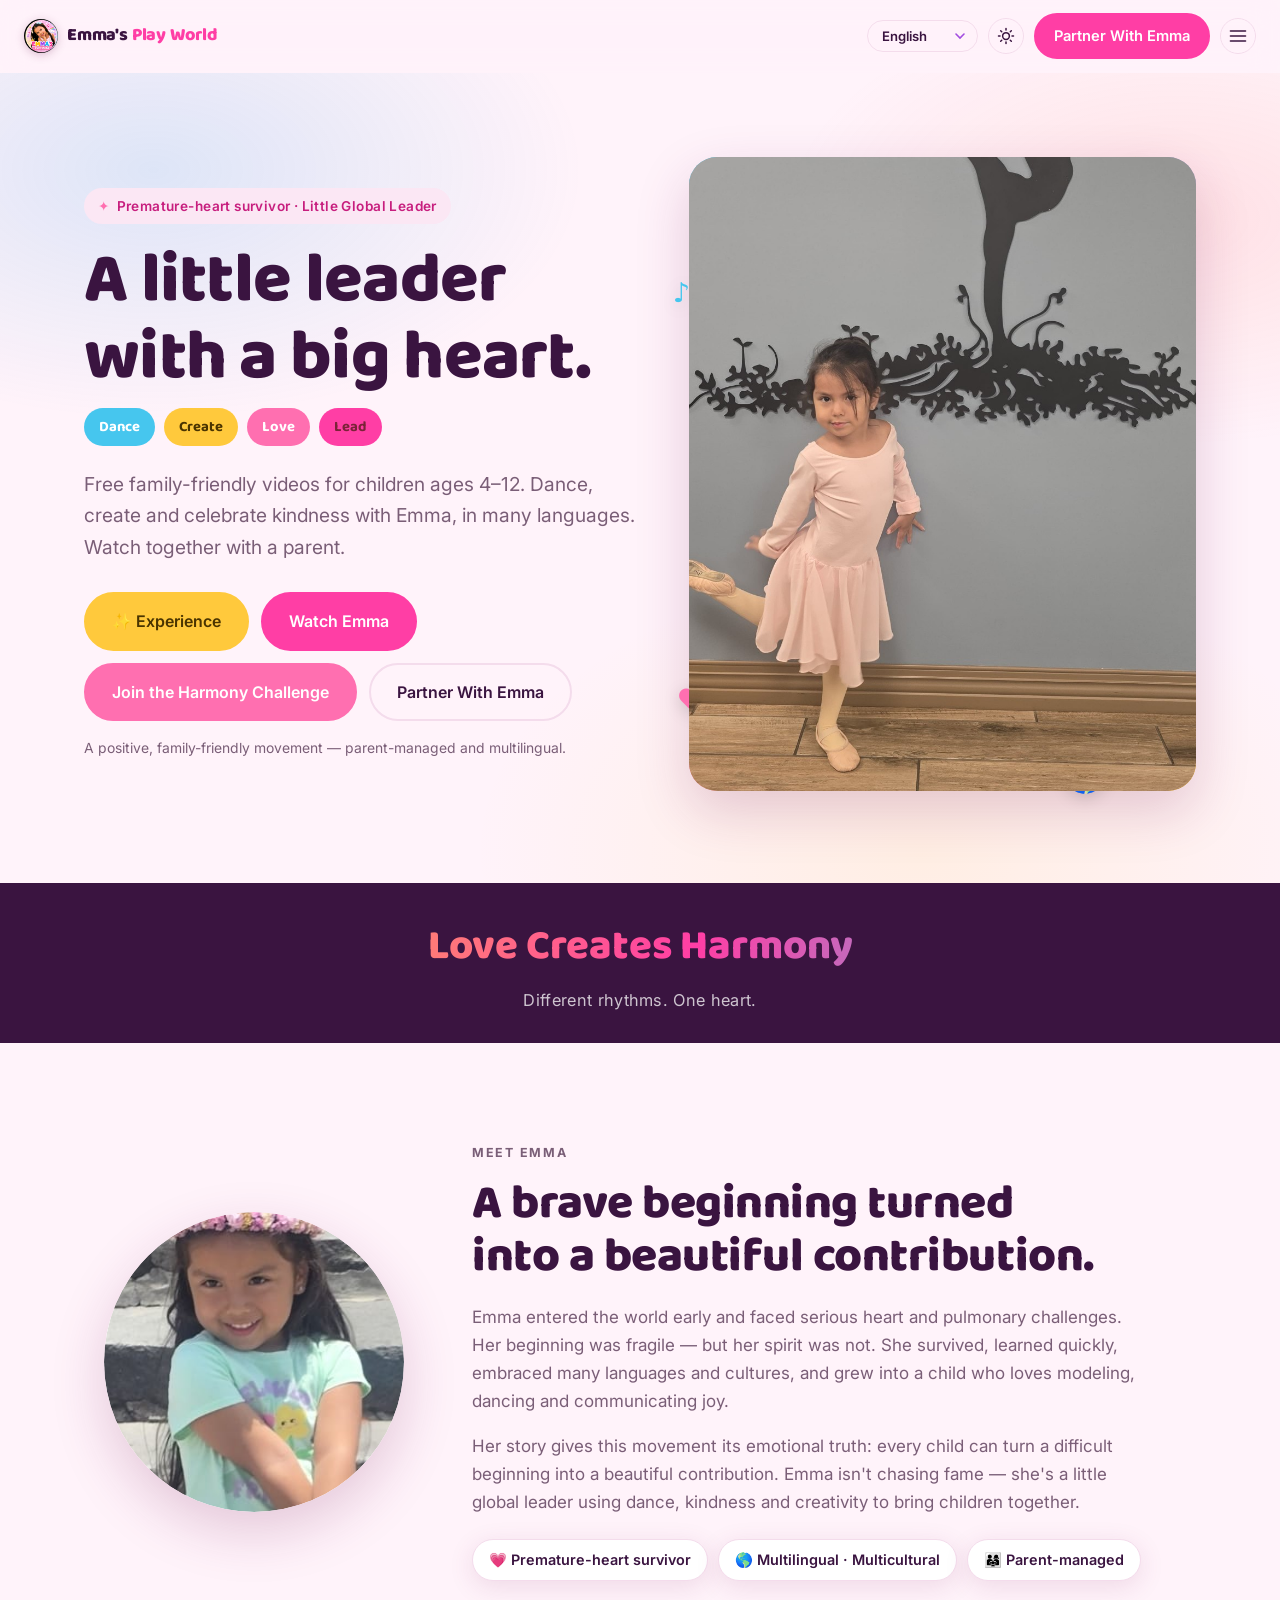
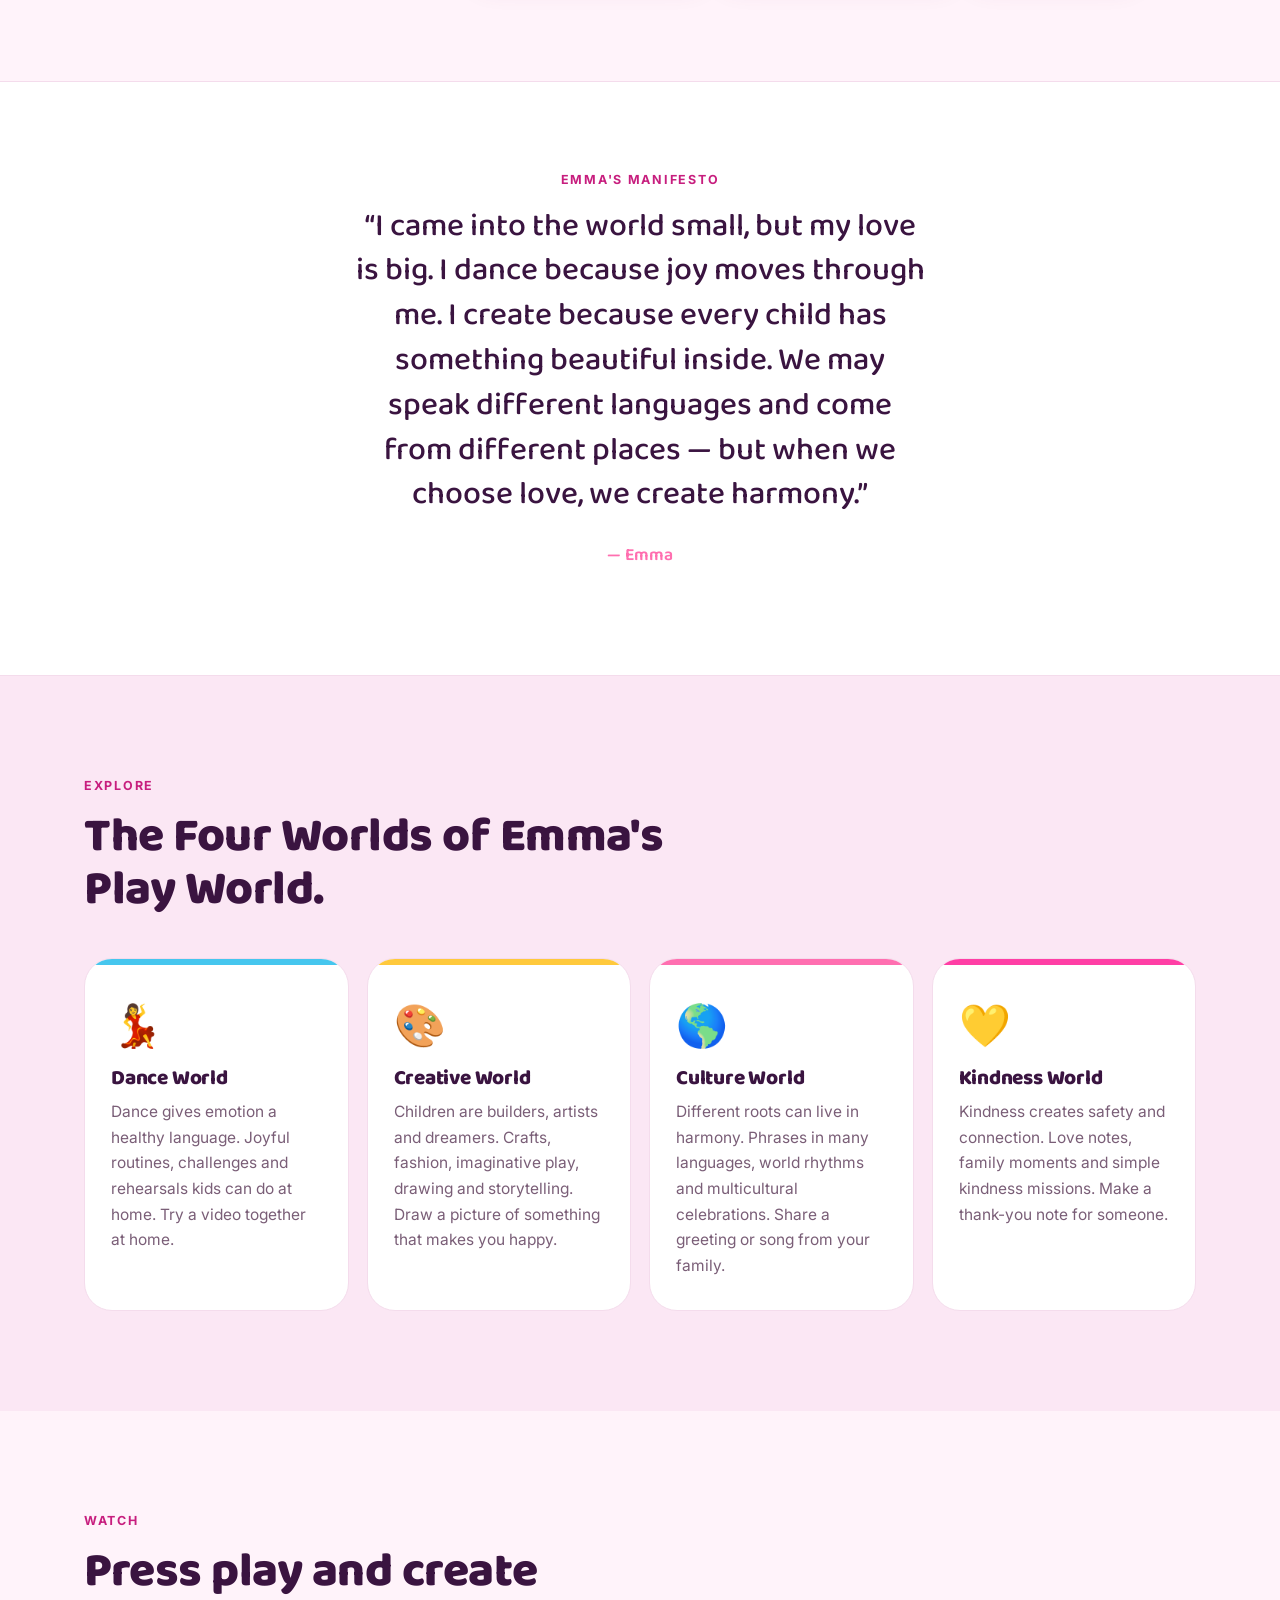
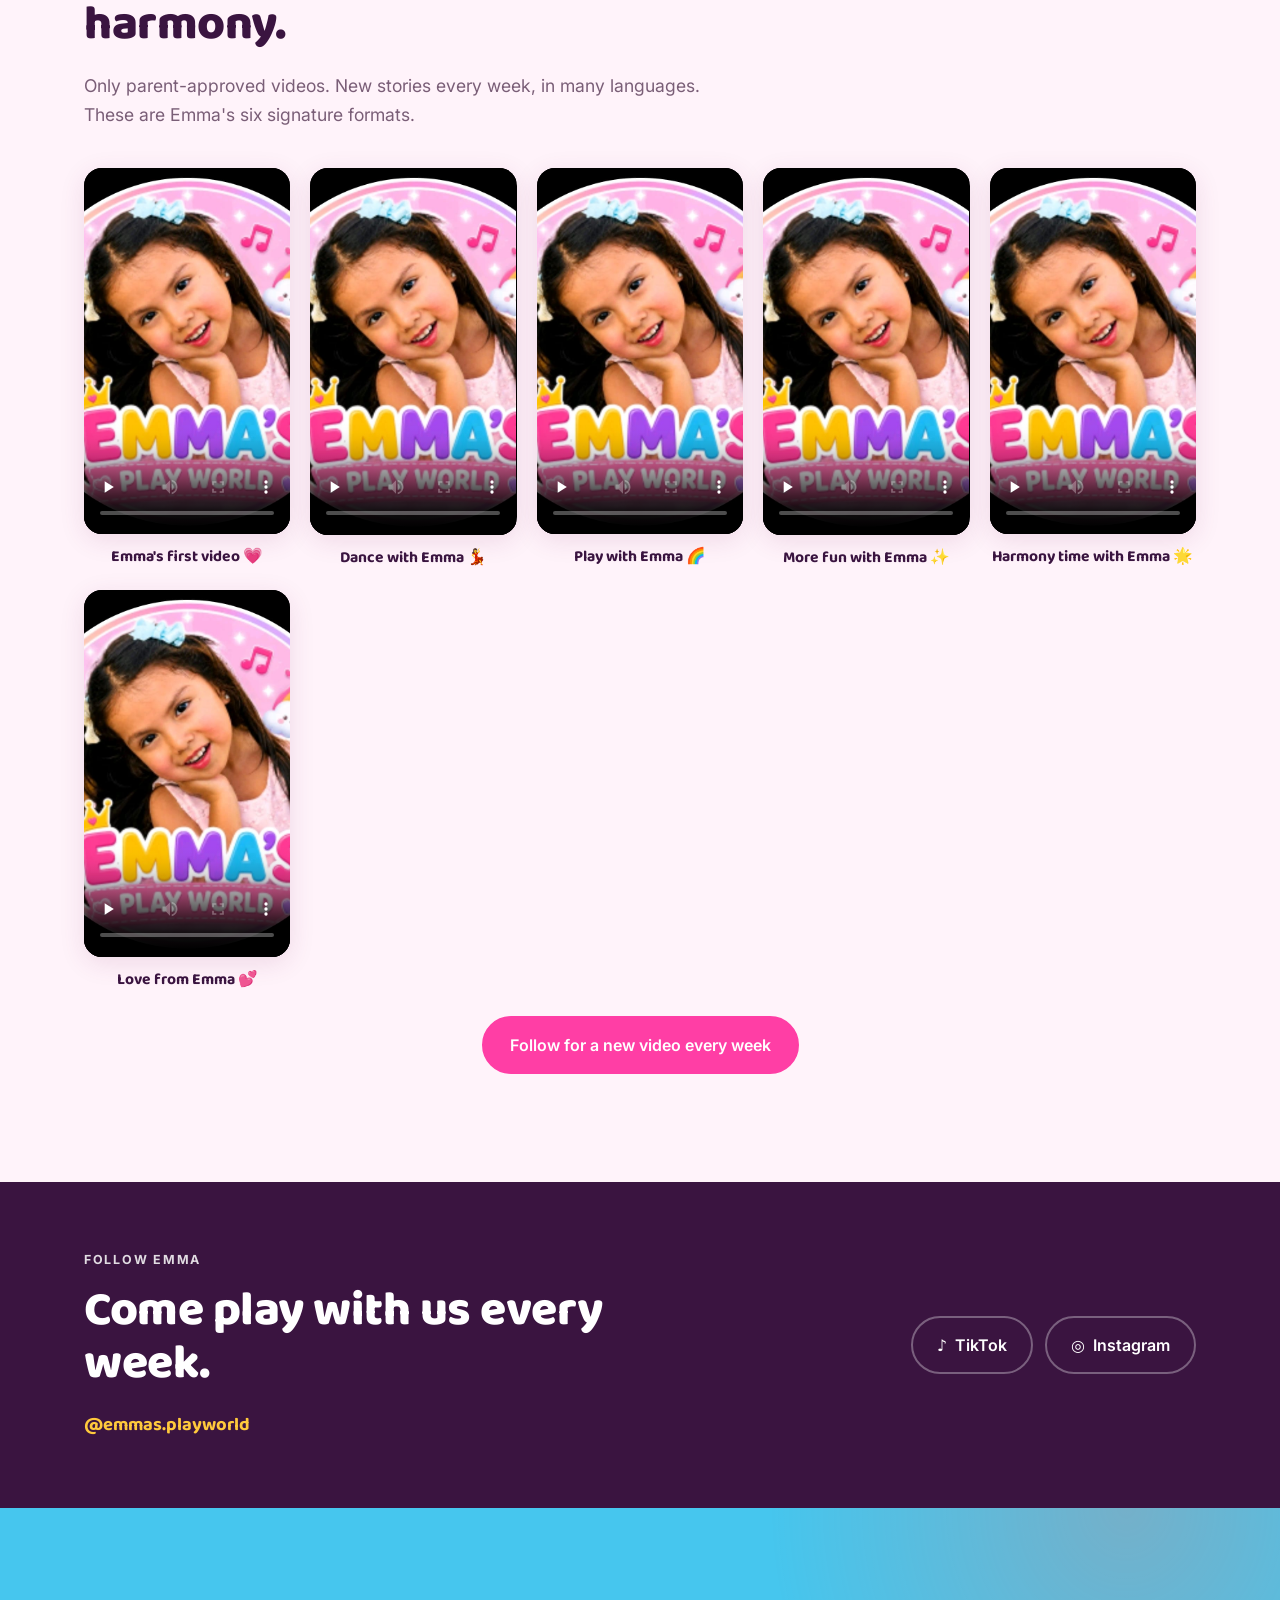
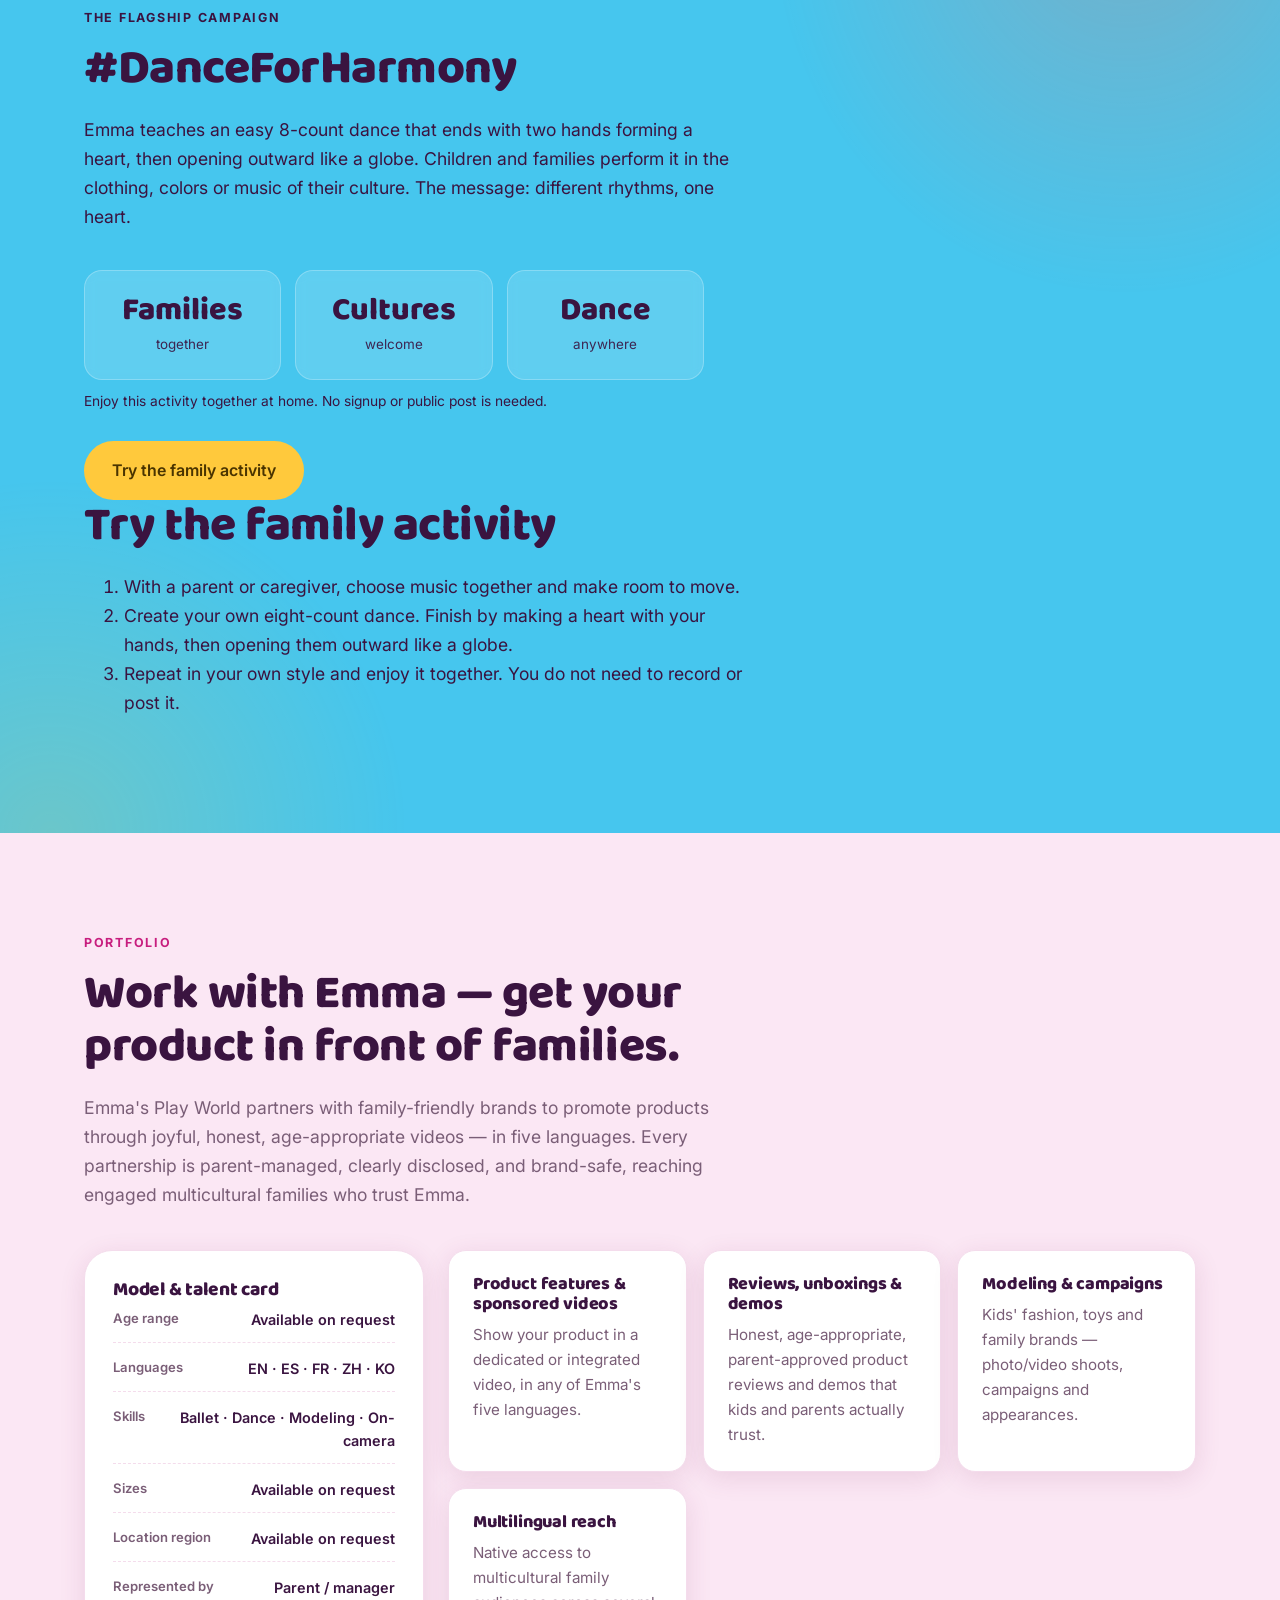
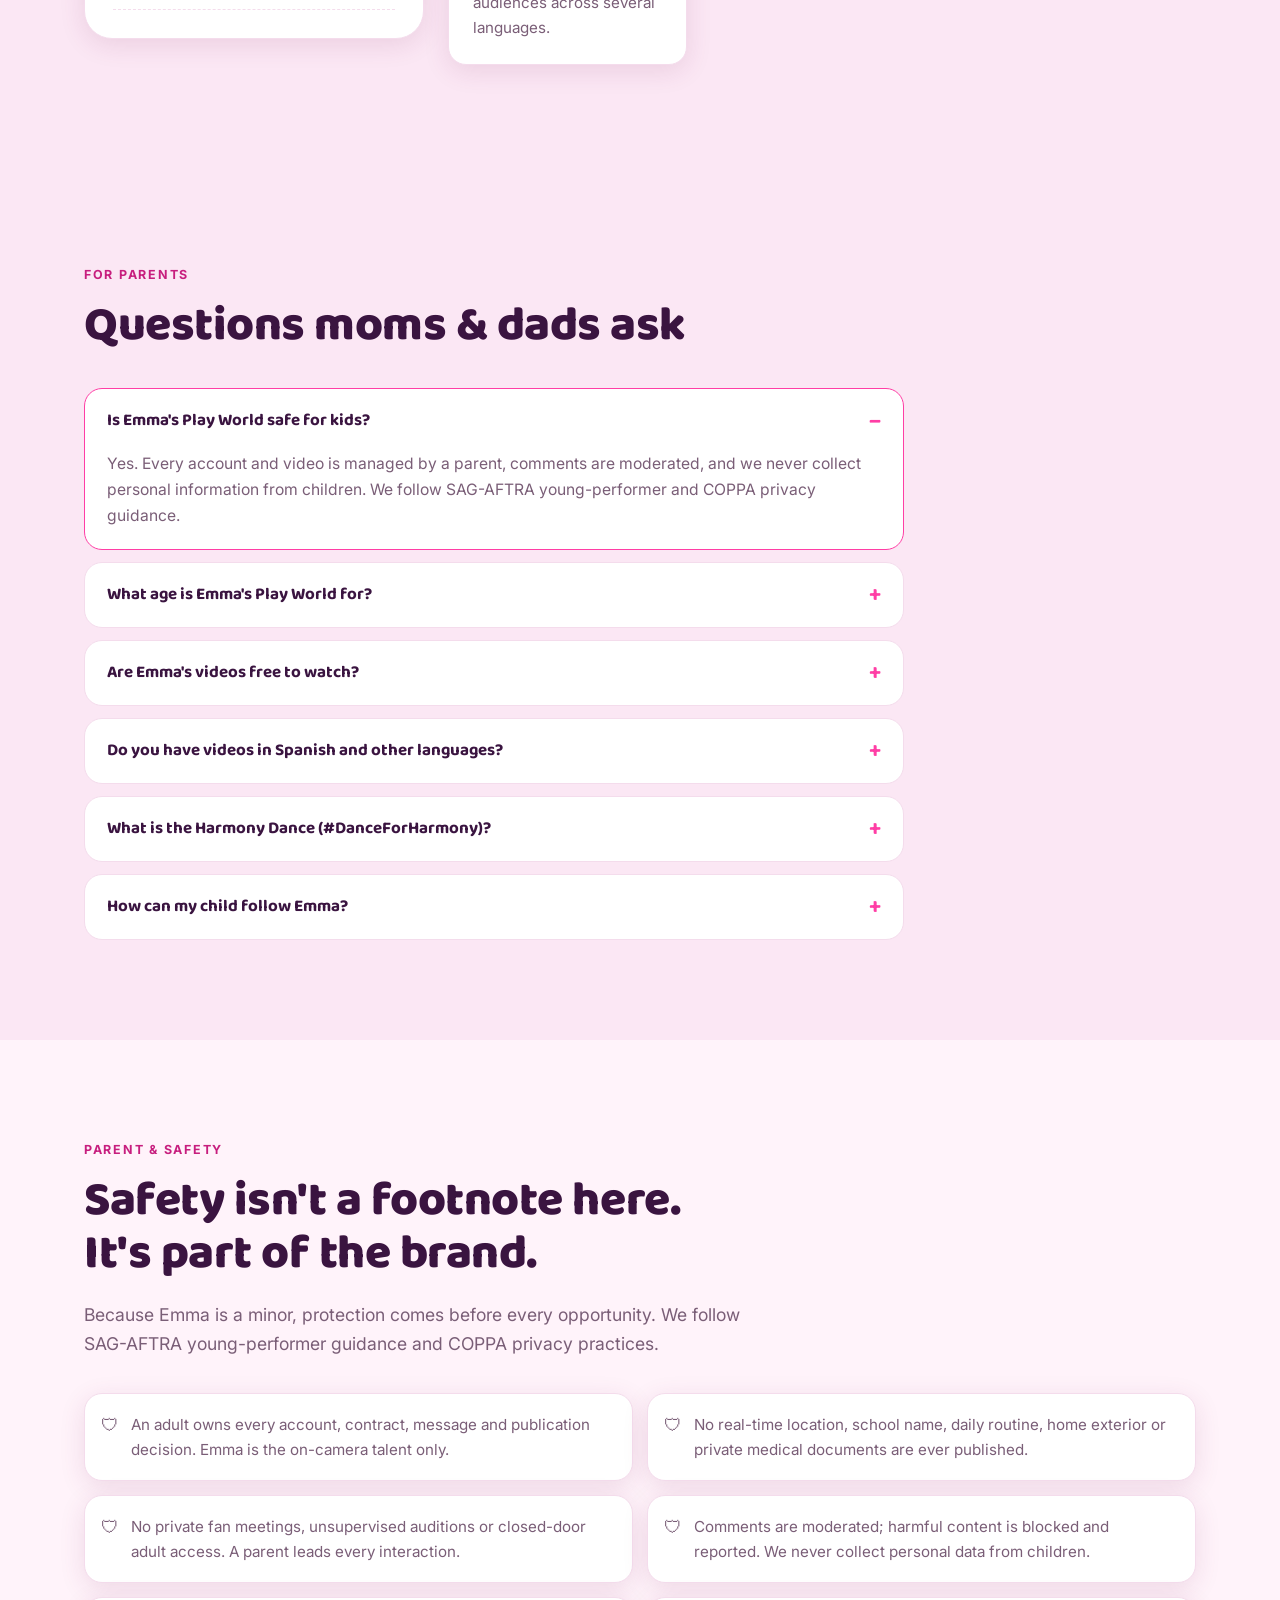
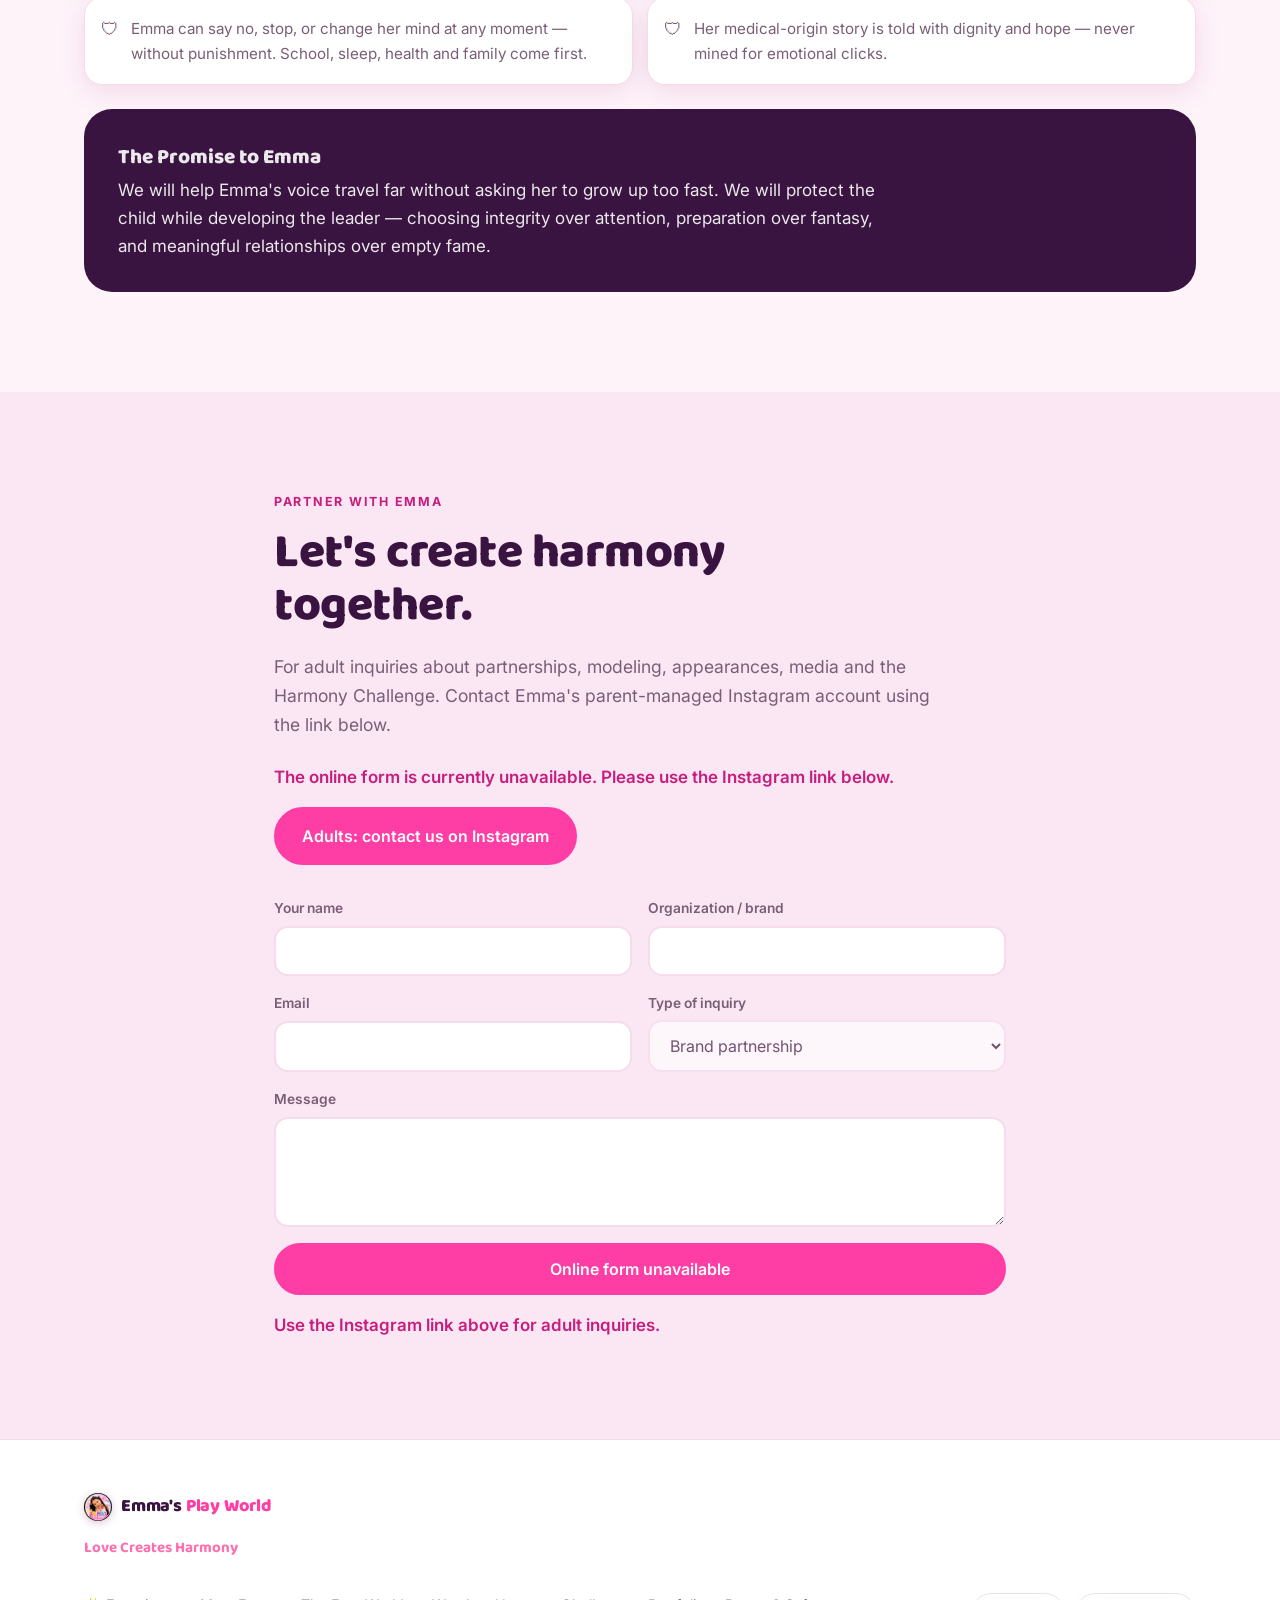
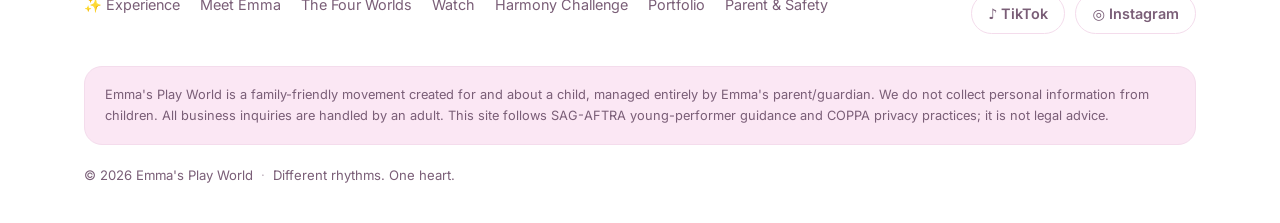
<file: index.html>
<!DOCTYPE html>
<html lang="en">
<head>
<meta charset="utf-8">
<meta name="viewport" content="width=device-width, initial-scale=1">

<title>Emma's Play World — Love Creates Harmony</title>
<meta name="description" content="Free, safe dance &amp; kindness videos for kids ages 4–12 — and the moms who love them. Emma's Play World: bilingual, in 5 languages. Different rhythms, one heart.">
<meta name="keywords" content="kids videos for moms, safe videos for kids, free kids dance videos, videos for kids, bilingual kids content, kids dance, dance for kids, family friendly kids videos, videos para niños, niños bailando, multicultural kids, activities for kids, kids ballet, ballet for kids, little ballerina, Emma's Play World, Dance For Harmony">
<meta name="author" content="Emma's Play World">
<meta name="robots" content="index, follow, max-image-preview:large">

<link rel="canonical" href="https://www.emmasplayworld.com/">
<link rel="alternate" hreflang="en" href="https://www.emmasplayworld.com/">
<link rel="alternate" hreflang="es" href="https://www.emmasplayworld.com/es/">
<link rel="alternate" hreflang="zh" href="https://www.emmasplayworld.com/zh/">
<link rel="alternate" hreflang="ko" href="https://www.emmasplayworld.com/ko/">
<link rel="alternate" hreflang="fr" href="https://www.emmasplayworld.com/fr/">
<link rel="alternate" hreflang="pt" href="https://www.emmasplayworld.com/pt/">
<link rel="alternate" hreflang="en-US" href="https://www.emmasplayworld.com/">
<link rel="alternate" hreflang="en-GB" href="https://www.emmasplayworld.com/">
<link rel="alternate" hreflang="es-US" href="https://www.emmasplayworld.com/es/">
<link rel="alternate" hreflang="es-ES" href="https://www.emmasplayworld.com/es/">
<link rel="alternate" hreflang="fr-FR" href="https://www.emmasplayworld.com/fr/">
<!-- LATAM: Mexico + Central America -->
<link rel="alternate" hreflang="es-MX" href="https://www.emmasplayworld.com/es/">
<link rel="alternate" hreflang="es-GT" href="https://www.emmasplayworld.com/es/">
<link rel="alternate" hreflang="es-HN" href="https://www.emmasplayworld.com/es/">
<link rel="alternate" hreflang="es-SV" href="https://www.emmasplayworld.com/es/">
<link rel="alternate" hreflang="es-NI" href="https://www.emmasplayworld.com/es/">
<link rel="alternate" hreflang="es-CR" href="https://www.emmasplayworld.com/es/">
<link rel="alternate" hreflang="es-PA" href="https://www.emmasplayworld.com/es/">
<!-- LATAM: Caribbean -->
<link rel="alternate" hreflang="es-CU" href="https://www.emmasplayworld.com/es/">
<link rel="alternate" hreflang="es-DO" href="https://www.emmasplayworld.com/es/">
<link rel="alternate" hreflang="es-PR" href="https://www.emmasplayworld.com/es/">
<!-- LATAM: South America -->
<link rel="alternate" hreflang="es-CO" href="https://www.emmasplayworld.com/es/">
<link rel="alternate" hreflang="es-VE" href="https://www.emmasplayworld.com/es/">
<link rel="alternate" hreflang="es-EC" href="https://www.emmasplayworld.com/es/">
<link rel="alternate" hreflang="es-PE" href="https://www.emmasplayworld.com/es/">
<link rel="alternate" hreflang="es-BO" href="https://www.emmasplayworld.com/es/">
<link rel="alternate" hreflang="es-PY" href="https://www.emmasplayworld.com/es/">
<link rel="alternate" hreflang="es-CL" href="https://www.emmasplayworld.com/es/">
<link rel="alternate" hreflang="es-AR" href="https://www.emmasplayworld.com/es/">
<link rel="alternate" hreflang="es-UY" href="https://www.emmasplayworld.com/es/">
<!-- Brazil -->
<link rel="alternate" hreflang="pt-BR" href="https://www.emmasplayworld.com/pt/">
<link rel="alternate" hreflang="x-default" href="https://www.emmasplayworld.com/">

<meta property="og:type" content="website">
<meta property="og:site_name" content="Emma's Play World">
<meta property="og:title" content="Emma's Play World — Love Creates Harmony">
<meta property="og:description" content="A little leader with a big heart. Dance. Create. Love. Lead. Join the Harmony Challenge — different rhythms, one heart.">
<meta property="og:url" content="https://www.emmasplayworld.com/">
<meta property="og:image" content="https://www.emmasplayworld.com/images/logo.jpg">
<meta property="og:image:type" content="image/jpeg">
<meta property="og:image:width" content="1079">
<meta property="og:image:height" content="1048">
<meta property="og:image:alt" content="Emma's Play World — logo">
<meta property="og:locale" content="en_US">
<meta property="og:locale:alternate" content="es_ES">
<meta property="og:locale:alternate" content="fr_FR">
<meta property="og:locale:alternate" content="zh_CN">
<meta property="og:locale:alternate" content="ko_KR">
<meta property="og:locale:alternate" content="pt_BR">

<meta name="twitter:card" content="summary_large_image">
<meta name="twitter:title" content="Emma's Play World — Love Creates Harmony">
<meta name="twitter:description" content="A little leader with a big heart. Dance. Create. Love. Lead. #DanceForHarmony">
<meta name="twitter:image" content="https://www.emmasplayworld.com/images/logo.jpg">
<meta name="twitter:image:alt" content="Emma's Play World — logo">

<meta name="theme-color" content="#FF3EA5">

<!-- favicons: real logo.jpg + SVG star fallback -->
<link rel="icon" type="image/svg+xml" href="data:image/svg+xml,%3Csvg xmlns='http://www.w3.org/2000/svg' viewBox='0 0 32 32'%3E%3Cpath d='M16 2l4 9 10 .8-7.6 6.4 2.4 9.8L16 22.6 7.2 28l2.4-9.8L2 11.8 12 11z' fill='%23FF3EA5'/%3E%3C/svg%3E">
<link rel="icon" href="images/logo.jpg" sizes="any">
<link rel="apple-touch-icon" href="images/logo.jpg">
<link rel="manifest" href="manifest.webmanifest">

<link rel="preconnect" href="https://fonts.googleapis.com">
<link rel="preconnect" href="https://fonts.gstatic.com" crossorigin>
<link href="https://fonts.googleapis.com/css2?family=Baloo+2:wght@500;700;800&family=Inter:wght@400;500;600&display=swap" rel="stylesheet">

<link rel="stylesheet" href="styles.css">

<!-- ── Schema.org (Person + WebSite). Parent-managed brand for a minor:
     deliberately NO birthDate, home address, or school. -->
<script type="application/ld+json">
{
  "@context": "https://schema.org",
  "@graph": [
    {
      "@type": "WebSite",
      "@id": "https://www.emmasplayworld.com/#website",
      "url": "https://www.emmasplayworld.com/",
      "name": "Emma's Play World",
      "inLanguage": ["en", "es", "fr", "zh", "ko"],
      "description": "A parent-managed children's movement — dance, creativity and kindness across cultures. Love Creates Harmony.",
      "publisher": { "@id": "https://www.emmasplayworld.com/#organization" }
    },
    {
      "@type": "Person",
      "@id": "https://www.emmasplayworld.com/#person",
      "name": "Emma",
      "alternateName": "Emma's Play World",
      "jobTitle": "Children's Performer, Dancer & Model",
      "description": "A young multilingual performer and premature-heart survivor — a multicultural 'little global leader' who uses dance, modeling, play and kindness to help children believe that love and creation bring harmony. Content is parent-managed and family-friendly.",
      "knowsLanguage": ["en", "es", "fr", "zh", "ko"],
      "url": "https://www.emmasplayworld.com/",
      "mainEntityOfPage": "https://www.emmasplayworld.com/",
      "sameAs": [
        "https://www.tiktok.com/@emmaspayworld",
        "https://www.instagram.com/emmas.playworld"
      ]
    },
    {
      "@type": "Organization",
      "@id": "https://www.emmasplayworld.com/#organization",
      "name": "Emma's Play World",
      "alternateName": "Emma's Play World — Love Creates Harmony",
      "url": "https://www.emmasplayworld.com/",
      "logo": {
        "@type": "ImageObject",
        "url": "https://www.emmasplayworld.com/images/logo.jpg",
        "width": 1079,
        "height": 1048,
        "caption": "Emma's Play World"
      },
      "image": "https://www.emmasplayworld.com/images/logo.jpg",
      "description": "A parent-managed, multilingual children's movement led by Emma — dance, ballet, creativity and kindness that help children of every culture feel they belong. Love Creates Harmony.",
      "slogan": "Love Creates Harmony",
      "foundingDate": "2026",
      "knowsLanguage": ["en", "es", "pt", "fr", "zh", "ko"],
      "founder": { "@id": "https://www.emmasplayworld.com/#person" },
      "sameAs": [
        "https://www.tiktok.com/@emmaspayworld",
        "https://www.instagram.com/emmas.playworld"
      ]
    }
  ]
}
</script>
<!-- VideoObject structured data → eligible for Google Video results worldwide. -->
<script type="application/ld+json">
{
  "@context": "https://schema.org",
  "@graph": [
    { "@type": "VideoObject", "name": "Emma's first video", "description": "Meet Emma and her multilingual kids' movement — dance, creativity and kindness. Different rhythms, one heart. #DanceForHarmony", "thumbnailUrl": "https://www.emmasplayworld.com/images/logo.jpg", "uploadDate": "2026-07-24", "contentUrl": "https://www.emmasplayworld.com/media/emma-1.mp4", "duration": "PT32S", "isFamilyFriendly": true, "inLanguage": ["en","es","fr","zh","ko"] },
    { "@type": "VideoObject", "name": "Dance with Emma", "description": "Learn Emma's Harmony Dance and try it with your own culture's music. Kids dance for harmony in five languages. #DanceForHarmony", "thumbnailUrl": "https://www.emmasplayworld.com/images/logo.jpg", "uploadDate": "2026-07-24", "contentUrl": "https://www.emmasplayworld.com/media/emma-2.mp4", "duration": "PT18S", "isFamilyFriendly": true, "inLanguage": ["en","es","fr","zh","ko"] },
    { "@type": "VideoObject", "name": "Play with Emma", "description": "Play, create and smile with Emma — wholesome, family-friendly kids' fun in five languages. Love creates harmony. #DanceForHarmony", "thumbnailUrl": "https://www.emmasplayworld.com/images/logo.jpg", "uploadDate": "2026-07-24", "contentUrl": "https://www.emmasplayworld.com/media/emma-3.mp4", "duration": "PT37S", "isFamilyFriendly": true, "inLanguage": ["en","es","fr","zh","ko"] },
    { "@type": "VideoObject", "name": "More fun with Emma", "description": "More dance, creativity and kindness with Emma, a little global leader bringing kids together across cultures. #DanceForHarmony", "thumbnailUrl": "https://www.emmasplayworld.com/images/logo.jpg", "uploadDate": "2026-07-24", "contentUrl": "https://www.emmasplayworld.com/media/emma-4.mp4", "duration": "PT47S", "isFamilyFriendly": true, "inLanguage": ["en","es","fr","zh","ko"] },
    { "@type": "VideoObject", "name": "Harmony time with Emma", "description": "Harmony time with Emma — bilingual, multicultural kids' content built on love and kindness. Different rhythms, one heart. #DanceForHarmony", "thumbnailUrl": "https://www.emmasplayworld.com/images/logo.jpg", "uploadDate": "2026-07-24", "contentUrl": "https://www.emmasplayworld.com/media/emma-5.mp4", "duration": "PT59S", "isFamilyFriendly": true, "inLanguage": ["en","es","fr","zh","ko"] },
    { "@type": "VideoObject", "name": "Love from Emma", "description": "A little leader with a big heart. Love, dance and kindness for kids and families, in five languages. #DanceForHarmony", "thumbnailUrl": "https://www.emmasplayworld.com/images/logo.jpg", "uploadDate": "2026-07-24", "contentUrl": "https://www.emmasplayworld.com/media/emma-6.mp4", "duration": "PT7S", "isFamilyFriendly": true, "inLanguage": ["en","es","fr","zh","ko"] }
  ]
}
</script>

<!-- FAQ structured data (parent questions → eligible for Google FAQ rich results). English root only; stripped from /xx/ pages. -->
<script type="application/ld+json" id="faq-schema">
{
  "@context": "https://schema.org",
  "@type": "FAQPage",
  "mainEntity": [
    { "@type": "Question", "name": "Is Emma's Play World safe for kids?", "acceptedAnswer": { "@type": "Answer", "text": "Yes. Every account and video is managed by a parent, comments are moderated, and we never collect personal information from children. We follow SAG-AFTRA young-performer and COPPA privacy guidance." } },
    { "@type": "Question", "name": "What age is Emma's Play World for?", "acceptedAnswer": { "@type": "Answer", "text": "It is made for children ages 4-12 and the parents who watch with them - wholesome dance, creativity and kindness the whole family can enjoy." } },
    { "@type": "Question", "name": "Are Emma's videos free to watch?", "acceptedAnswer": { "@type": "Answer", "text": "Yes - all of Emma's videos are free and family-friendly. Watch them right here, or follow along on TikTok and Instagram." } },
    { "@type": "Question", "name": "Do you have videos in Spanish and other languages?", "acceptedAnswer": { "@type": "Answer", "text": "Yes! Emma creates in five languages - English, Spanish, French, Chinese and Korean - so bilingual and multicultural families feel right at home." } },
    { "@type": "Question", "name": "What is the Harmony Dance (#DanceForHarmony)?", "acceptedAnswer": { "@type": "Answer", "text": "It is Emma's easy 8-count dance that ends with two hands forming a heart, then opening like a globe. Families dance it in their own culture's music - different rhythms, one heart." } },
    { "@type": "Question", "name": "How can my child follow Emma?", "acceptedAnswer": { "@type": "Answer", "text": "Follow Emma's parent-managed channels on TikTok (@emmaspayworld) and Instagram (@emmas.playworld) for a new video every week." } }
  ]
}
</script>
</head>
<body>

<a class="skip-link" href="#main" data-en="Skip to content" data-pt="Pular para o conteúdo" data-es="Saltar al contenido" data-zh="跳到内容" data-ko="본문으로 건너뛰기" data-fr="Aller au contenu">Skip to content</a>

<!-- ─────────────────────────  NAV  ───────────────────────── -->
<header class="nav" id="nav">
  <div class="wrap nav__inner">
    <a class="brand" href="#top" aria-label="Emma's Play World home">
      <span class="brand__mark" aria-hidden="true">
        <img class="brand__logo" src="images/logo.jpg" alt="" onerror="this.remove()">
      </span>
      <span class="brand__text">Emma's <em>Play World</em></span>
    </a>

    <nav class="nav__links" id="navLinks" aria-label="Main">
      <a href="/experience.html" data-en="✨ Experience" data-pt="✨ Experiência" data-es="✨ Experiencia" data-zh="✨ 沉浸体验" data-ko="✨ 체험" data-fr="✨ Expérience">✨ Experience</a>
      <a href="#about"     data-en="Meet Emma" data-pt="Conheça a Emma"        data-es="Conoce a Emma"        data-zh="认识Emma"     data-ko="엠마 소개" data-fr="Découvrir Emma">Meet Emma</a>
      <a href="#worlds"    data-en="The Four Worlds" data-pt="Os Quatro Mundos"  data-es="Los Cuatro Mundos"    data-zh="四个世界"     data-ko="네 개의 세계" data-fr="Les Quatre Mondes">The Four Worlds</a>
      <a href="#watch"     data-en="Watch" data-pt="Assistir"            data-es="Videos"               data-zh="观看"         data-ko="영상" data-fr="Vidéos">Watch</a>
      <a href="#challenge" data-en="Harmony Challenge" data-pt="Desafio da Harmonia" data-es="Reto Harmony"        data-zh="和谐挑战"     data-ko="하모니 챌린지" data-fr="Défi Harmony">Harmony Challenge</a>
      <a href="#portfolio" data-en="Portfolio" data-pt="Portfólio"        data-es="Portafolio"           data-zh="作品集"       data-ko="포트폴리오" data-fr="Portfolio">Portfolio</a>
      <a href="#safety"    data-en="Parent &amp; Safety" data-pt="Pais &amp; Segurança" data-es="Padres y Seguridad" data-zh="家长与安全"  data-ko="부모 & 안전" data-fr="Parents et Sécurité">Parent &amp; Safety</a>
    </nav>

    <div class="nav__tools">
      <label class="sr-only" for="langSelect" data-en="Language" data-pt="Idioma" data-es="Idioma" data-zh="语言" data-ko="언어" data-fr="Langue">Language</label>
      <select class="langsel" id="langSelect" aria-label="Language">
        <option value="en">English</option>
        <option value="es">Español</option>
        <option value="zh">中文</option>
        <option value="ko">한국어</option>
        <option value="fr">Français</option>
        <option value="pt">Português</option>
      </select>
      <button class="iconbtn" id="themeToggle" type="button" aria-label="Toggle dark mode">
        <svg viewBox="0 0 24 24" width="18" height="18" fill="none" stroke="currentColor" stroke-width="2" stroke-linecap="round">
          <circle cx="12" cy="12" r="4.5"/>
          <path d="M12 2v2M12 20v2M2 12h2M20 12h2M4.9 4.9l1.4 1.4M17.7 17.7l1.4 1.4M19.1 4.9l-1.4 1.4M6.3 17.7l-1.4 1.4"/>
        </svg>
      </button>
      <a class="btn btn--sm btn--primary" href="#partners" data-en="Partner With Emma" data-pt="Seja Parceiro da Emma" data-es="Colabora con Emma" data-zh="与Emma合作" data-ko="엠마와 협업" data-fr="Collaborer avec Emma">Partner With Emma</a>
      <button class="iconbtn nav__burger" id="navBurger" type="button" aria-label="Menu" aria-expanded="false" aria-controls="navLinks">
        <svg class="nav__burger-open" viewBox="0 0 24 24" width="20" height="20" fill="none" stroke="currentColor" stroke-width="2" stroke-linecap="round"><path d="M3 6h18M3 12h18M3 18h18"/></svg>
        <svg class="nav__burger-close" viewBox="0 0 24 24" width="20" height="20" fill="none" stroke="currentColor" stroke-width="2" stroke-linecap="round"><path d="M6 6l12 12M18 6L6 18"/></svg>
      </button>
    </div>
  </div>
</header>

<main id="main">

<!-- ─────────────────────────  HERO  ───────────────────────── -->
<section class="hero" id="top">
  <div class="wrap hero__inner">
    <div class="hero__copy">
      <p class="eyebrow">
        <span class="spark" aria-hidden="true">✦</span>
        <span data-en="Premature-heart survivor · Little Global Leader" data-pt="Sobrevivente de coração prematuro · Pequena Líder Global" data-es="Sobreviviente de corazón prematuro · Pequeña Líder Global" data-zh="早产心脏幸存者 · 小小世界领袖" data-ko="미숙아 심장 생존자 · 작은 글로벌 리더" data-fr="Survivante d'un cœur prématuré · Petite Leader Mondiale">Premature-heart survivor · Little Global Leader</span>
      </p>

      <h1 class="hero__title" data-en="A little leader with a big heart." data-pt="Uma pequena líder com um grande coração." data-es="Una pequeña líder con un gran corazón." data-zh="一个拥有大大爱心的小小领袖。" data-ko="큰 마음을 가진 작은 리더." data-fr="Une petite leader au grand cœur.">A little leader with a big heart.</h1>

      <p class="hero__tags" aria-hidden="true">
        <span class="pill pill--sky"    data-en="Dance" data-pt="Dançar"  data-es="Baila" data-zh="跳舞" data-ko="춤" data-fr="Danse">Dance</span>
        <span class="pill pill--gold"   data-en="Create" data-pt="Criar" data-es="Crea"  data-zh="创作" data-ko="창작" data-fr="Créer">Create</span>
        <span class="pill pill--coral"  data-en="Love" data-pt="Amar"   data-es="Ama"   data-zh="爱"   data-ko="사랑" data-fr="Aimer">Love</span>
        <span class="pill pill--pink"   data-en="Lead" data-pt="Liderar"   data-es="Guía"  data-zh="引领" data-ko="리드" data-fr="Guider">Lead</span>
      </p>

      <p class="hero__sub" data-en="Free family-friendly videos for children ages 4–12. Dance, create and celebrate kindness with Emma, in many languages. Watch together with a parent." data-pt="Vídeos gratuitos para toda a família, para crianças de 4 a 12 anos. Dance, crie e celebre a bondade com a Emma, em vários idiomas. Assista com um dos pais." data-es="Videos gratuitos para toda la familia, para niños de 4 a 12 años. Baila, crea y celebra la amabilidad con Emma, en muchos idiomas. Míralos con tu madre o tu padre." data-zh="适合4至12岁儿童和家庭观看的免费视频。和 Emma 一起跳舞、创作，用多种语言传递善意。请与家长一起观看。" data-ko="4~12세 어린이를 위한 무료 가족 친화적 영상이에요. 엠마와 함께 여러 언어로 춤추고, 만들고, 친절을 나눠요. 부모님과 함께 시청하세요." data-fr="Vidéos gratuites adaptées à toute la famille, pour les enfants de 4 à 12 ans. Danse, crée et célèbre la gentillesse avec Emma, dans plusieurs langues. Regarde-les avec un parent.">Free family-friendly videos for children ages 4–12. Dance, create and celebrate kindness with Emma, in many languages. Watch together with a parent.</p>

      <div class="hero__cta">
        <a class="btn btn--gold" href="/experience.html" data-en="✨ Experience" data-pt="✨ Experiência" data-es="✨ Experiencia" data-zh="✨ 沉浸体验" data-ko="✨ 체험" data-fr="✨ Expérience">✨ Experience</a>
        <a class="btn btn--primary" href="#watch" data-en="Watch Emma" data-pt="Assista à Emma" data-es="Ver a Emma" data-zh="观看Emma" data-ko="엠마 보기" data-fr="Regarder Emma">Watch Emma</a>
        <a class="btn btn--coral" href="#challenge" data-en="Join the Harmony Challenge" data-pt="Participe do Desafio da Harmonia" data-es="Únete al Reto Harmony" data-zh="加入和谐挑战" data-ko="하모니 챌린지 참여" data-fr="Rejoindre le Défi Harmony">Join the Harmony Challenge</a>
        <a class="btn btn--ghost" href="#partners" data-en="Partner With Emma" data-pt="Seja Parceiro da Emma" data-es="Colabora con Emma" data-zh="与Emma合作" data-ko="엠마와 협업" data-fr="Collaborer avec Emma">Partner With Emma</a>
      </div>

      <p class="hero__note" data-en="A positive, family-friendly movement — parent-managed and multilingual." data-pt="Um movimento positivo e familiar — administrado pelos pais e multilíngue." data-es="Un movimiento positivo y familiar — administrado por los padres y multilingüe." data-zh="积极、适合全家的运动——由家长管理，支持多种语言。" data-ko="긍정적이고 가족 친화적인 무브먼트 — 부모가 관리하고 여러 언어를 지원해요." data-fr="Un mouvement positif et familial — géré par les parents et multilingue.">A positive, family-friendly movement — parent-managed and multilingual.</p>
    </div>

    <div class="hero__art">
      <div class="hero__photo">
        <!-- Emma's first ballet class 🩰 -->
        <img class="ph-img" src="images/emma-ballet.jpg" alt="Emma in a pink ballet leotard pointing her toe, in front of a ballerina tree mural" onerror="this.remove()">
        <div class="hero__photo-inner">
          <span class="hero__photo-play" aria-hidden="true">▶</span>
          <span data-en="Emma 🩰" data-pt="Emma 🩰" data-es="Emma 🩰" data-zh="Emma 🩰" data-ko="Emma 🩰" data-fr="Emma 🩰">Emma 🩰</span>
        </div>
      </div>
      <span class="float float--star" aria-hidden="true">★</span>
      <span class="float float--heart" aria-hidden="true">♥</span>
      <span class="float float--globe" aria-hidden="true">🌎</span>
      <span class="float float--note" aria-hidden="true">♪</span>
    </div>
  </div>
</section>

<!-- ─────────────────────────  MOVEMENT BANNER  ───────────────────────── -->
<section class="band" aria-label="Movement phrase">
  <div class="wrap band__inner">
    <p class="band__phrase" data-en="Love Creates Harmony" data-pt="O Amor Cria Harmonia" data-es="El Amor Crea Armonía" data-zh="爱创造和谐" data-ko="사랑은 하모니를 만들어요" data-fr="L'Amour Crée l'Harmonie">Love Creates Harmony</p>
    <p class="band__sub" data-en="Different rhythms. One heart." data-pt="Ritmos diferentes. Um só coração." data-es="Diferentes ritmos. Un solo corazón." data-zh="不同的节奏，同一颗心。" data-ko="서로 다른 리듬, 하나의 마음." data-fr="Des rythmes différents. Un seul cœur.">Different rhythms. One heart.</p>
  </div>
</section>

<!-- ─────────────────────────  MEET EMMA  ───────────────────────── -->
<section class="section" id="about">
  <div class="wrap about">
    <div class="about__photo">
      <div class="about__ph about__ph--round">
        <img class="ph-img" src="images/emma-hero.jpg" alt="Emma smiling, wearing a flower crown" loading="lazy" decoding="async" onerror="this.remove()" style="object-position:center 28%">
        <span>Emma's Play World</span>
      </div>
    </div>
    <div class="about__copy">
      <p class="kicker" data-en="Meet Emma" data-pt="Conheça a Emma" data-es="Conoce a Emma" data-zh="认识Emma" data-ko="엠마 소개" data-fr="Découvrir Emma">Meet Emma</p>
      <h2 class="h2" data-en="A brave beginning turned into a beautiful contribution." data-pt="Um começo corajoso transformado em uma bela contribuição." data-es="Un comienzo valiente convertido en una hermosa contribución." data-zh="勇敢的开始，化作美丽的贡献。" data-ko="용감한 시작이 아름다운 기여로." data-fr="Un début courageux devenu une belle contribution.">A brave beginning turned into a beautiful contribution.</h2>
      <p data-en="Emma entered the world early and faced serious heart and pulmonary challenges. Her beginning was fragile — but her spirit was not. She survived, learned quickly, embraced many languages and cultures, and grew into a child who loves modeling, dancing and communicating joy." data-pt="A Emma chegou ao mundo muito cedo e enfrentou sérios desafios cardíacos e pulmonares. Seu começo foi frágil — mas seu espírito não. Ela sobreviveu, aprendeu rápido, abraçou muitos idiomas e culturas, e se tornou uma criança que ama modelar, dançar e transmitir alegria." data-es="Emma llegó al mundo muy temprano y enfrentó serios desafíos de corazón y pulmones. Su comienzo fue frágil — pero su espíritu no. Sobrevivió, aprendió rápido, abrazó muchos idiomas y culturas, y se convirtió en una niña que ama modelar, bailar y transmitir alegría." data-zh="Emma很早就来到这个世界，面临严重的心脏和肺部挑战。她的起点很脆弱——但她的精神并不脆弱。她活了下来，学得很快，拥抱了多种语言和文化，成长为一个热爱模特、舞蹈和传递快乐的孩子。" data-ko="엠마는 세상에 아주 일찍 태어나 심각한 심장과 폐 문제를 겪었어요. 시작은 연약했지만, 그 정신만은 그렇지 않았죠. 엠마는 살아남았고, 빠르게 배우며 여러 언어와 문화를 품고, 모델과 춤, 그리고 기쁨을 전하는 걸 사랑하는 아이로 자랐어요." data-fr="Emma est arrivée au monde très tôt et a affronté de graves problèmes cardiaques et pulmonaires. Son début fut fragile — mais pas son esprit. Elle a survécu, appris vite, embrassé de nombreuses langues et cultures, et est devenue une enfant qui adore le mannequinat, la danse et transmettre la joie.">Emma entered the world early and faced serious heart and pulmonary challenges. Her beginning was fragile — but her spirit was not. She survived, learned quickly, embraced many languages and cultures, and grew into a child who loves modeling, dancing and communicating joy.</p>
      <p data-en="Her story gives this movement its emotional truth: every child can turn a difficult beginning into a beautiful contribution. Emma isn't chasing fame — she's a little global leader using dance, kindness and creativity to bring children together." data-pt="A história dela dá a este movimento sua verdade emocional: toda criança pode transformar um começo difícil em uma bela contribuição. A Emma não busca fama — é uma pequena líder global que usa a dança, a bondade e a criatividade para unir as crianças." data-es="Su historia le da a este movimiento su verdad emocional: todo niño puede convertir un comienzo difícil en una hermosa contribución. Emma no busca fama — es una pequeña líder global que usa el baile, la bondad y la creatividad para unir a los niños." data-zh="她的故事赋予这场运动情感上的真谛：每个孩子都能把艰难的开始变成美丽的贡献。Emma并不追逐名气——她是一位小小的世界领袖，用舞蹈、善良和创意把孩子们连结在一起。" data-ko="엠마의 이야기는 이 무브먼트에 감정적 진실을 줘요: 모든 아이는 힘든 시작을 아름다운 기여로 바꿀 수 있어요. 엠마는 명성을 좇지 않아요 — 춤과 친절, 창의력으로 아이들을 하나로 모으는 작은 글로벌 리더예요." data-fr="Son histoire donne à ce mouvement sa vérité émotionnelle : chaque enfant peut transformer un début difficile en une belle contribution. Emma ne court pas après la célébrité — c'est une petite leader mondiale qui utilise la danse, la gentillesse et la créativité pour rassembler les enfants.">Her story gives this movement its emotional truth: every child can turn a difficult beginning into a beautiful contribution. Emma isn't chasing fame — she's a little global leader using dance, kindness and creativity to bring children together.</p>
      <ul class="badges">
        <li class="badge" data-en="💗 Premature-heart survivor" data-pt="💗 Sobrevivente de coração prematuro" data-es="💗 Sobreviviente de corazón prematuro" data-zh="💗 早产心脏幸存者" data-ko="💗 미숙아 심장 생존자" data-fr="💗 Survivante d'un cœur prématuré">💗 Premature-heart survivor</li>
        <li class="badge" data-en="🌎 Multilingual · Multicultural" data-pt="🌎 Multilíngue · Multicultural" data-es="🌎 Multilingüe · Multicultural" data-zh="🌎 多语 · 多元文化" data-ko="🌎 다국어 · 다문화" data-fr="🌎 Multilingue · Multiculturelle">🌎 Multilingual · Multicultural</li>
        <li class="badge" data-en="👨‍👩‍👧 Parent-managed" data-pt="👨‍👩‍👧 Administrado pelos pais" data-es="👨‍👩‍👧 Administrado por padres" data-zh="👨‍👩‍👧 家长管理" data-ko="👨‍👩‍👧 부모 관리" data-fr="👨‍👩‍👧 Gérée par les parents">👨‍👩‍👧 Parent-managed</li>
      </ul>
    </div>
  </div>
</section>

<!-- ─────────────────────────  MANIFESTO  ───────────────────────── -->
<section class="manifesto" id="manifesto">
  <div class="wrap">
    <p class="kicker kicker--center" data-en="Emma's manifesto" data-pt="O manifesto da Emma" data-es="El manifiesto de Emma" data-zh="Emma的宣言" data-ko="엠마의 선언" data-fr="Le manifeste d'Emma">Emma's manifesto</p>
    <blockquote class="manifesto__quote" data-en="&ldquo;I came into the world small, but my love is big. I dance because joy moves through me. I create because every child has something beautiful inside. We may speak different languages and come from different places — but when we choose love, we create harmony.&rdquo;" data-pt="&ldquo;Cheguei ao mundo pequena, mas o meu amor é grande. Eu danço porque a alegria passa por mim. Eu crio porque toda criança tem algo lindo por dentro. Podemos falar idiomas diferentes e vir de lugares diferentes — mas quando escolhemos o amor, criamos harmonia.&rdquo;" data-es="&ldquo;Llegué al mundo pequeña, pero mi amor es grande. Bailo porque la alegría se mueve a través de mí. Creo porque cada niño tiene algo hermoso por dentro. Podemos hablar diferentes idiomas y venir de lugares distintos — pero cuando elegimos el amor, creamos armonía.&rdquo;" data-zh="「我来到这个世界时很小，但我的爱很大。我跳舞，因为快乐在我心中流动。我创作，因为每个孩子内心都有美好的东西。我们也许说着不同的语言、来自不同的地方——但当我们选择爱，就创造了和谐。」" data-ko="「나는 아주 작게 태어났지만, 내 사랑은 커요. 기쁨이 내 안에서 흐르기에 나는 춤춰요. 모든 아이의 마음속엔 아름다운 것이 있기에 나는 창작해요. 우리는 서로 다른 언어를 쓰고 다른 곳에서 왔지만 — 사랑을 선택하면, 하모니를 만들어요.」" data-fr="«Je suis venue au monde toute petite, mais mon amour est grand. Je danse parce que la joie coule en moi. Je crée parce que chaque enfant a quelque chose de beau en lui. Nous parlons peut-être des langues différentes et venons d'endroits différents — mais lorsque nous choisissons l'amour, nous créons l'harmonie.»">&ldquo;I came into the world small, but my love is big. I dance because joy moves through me. I create because every child has something beautiful inside. We may speak different languages and come from different places — but when we choose love, we create harmony.&rdquo;</blockquote>
    <p class="manifesto__sign" data-en="— Emma" data-pt="— Emma" data-es="— Emma" data-zh="— Emma" data-ko="— Emma" data-fr="— Emma">— Emma</p>
  </div>
</section>

<!-- ─────────────────────────  THE FOUR WORLDS  ───────────────────────── -->
<section class="section section--tint" id="worlds">
  <div class="wrap">
    <p class="kicker" data-en="Explore" data-pt="Explore" data-es="Explora" data-zh="探索" data-ko="둘러보기" data-fr="Explorer">Explore</p>
    <h2 class="h2" data-en="The Four Worlds of Emma's Play World." data-pt="Os Quatro Mundos do Emma's Play World." data-es="Los Cuatro Mundos de Emma's Play World." data-zh="Emma's Play World的四个世界。" data-ko="엠마의 플레이 월드, 네 개의 세계." data-fr="Les Quatre Mondes d'Emma's Play World.">The Four Worlds of Emma's Play World.</h2>

    <div class="worlds">
      <article id="dance-world" class="world world--dance">
        <span class="world__emoji" aria-hidden="true">💃</span>
        <h3 data-en="Dance World" data-pt="Mundo da Dança" data-es="Mundo del Baile" data-zh="舞蹈世界" data-ko="댄스 월드" data-fr="Monde de la Danse">Dance World</h3>
        <p data-en="Dance gives emotion a healthy language. Joyful routines, challenges and rehearsals kids can do at home. Try a video together at home." data-pt="A dança dá à emoção uma linguagem saudável. Rotinas alegres, desafios e ensaios que as crianças podem fazer em casa. Experimente um vídeo em família em casa." data-es="El baile le da a la emoción un lenguaje sano. Rutinas alegres, retos y ensayos que los niños pueden hacer en casa. Prueben un video juntos en casa." data-zh="舞蹈让情感有了健康的语言。孩子们可以在家跟着做的快乐律动、挑战和排练。 在家一起跟着视频试一试。" data-ko="춤은 감정에 건강한 언어를 줘요. 집에서 따라 할 수 있는 즐거운 루틴, 챌린지, 연습. 집에서 함께 영상을 보고 따라 해 보세요." data-fr="La danse donne à l'émotion un langage sain. Des chorégraphies joyeuses, des défis et des répétitions que les enfants peuvent faire à la maison. Essayez une vidéo ensemble à la maison.">Dance gives emotion a healthy language. Joyful routines, challenges and rehearsals kids can do at home. Try a video together at home.</p>
      </article>
      <article id="create-world" class="world world--create">
        <span class="world__emoji" aria-hidden="true">🎨</span>
        <h3 data-en="Creative World" data-pt="Mundo Criativo" data-es="Mundo Creativo" data-zh="创意世界" data-ko="크리에이티브 월드" data-fr="Monde Créatif">Creative World</h3>
        <p data-en="Children are builders, artists and dreamers. Crafts, fashion, imaginative play, drawing and storytelling. Draw a picture of something that makes you happy." data-pt="As crianças são construtoras, artistas e sonhadoras. Artesanato, moda, brincadeiras imaginativas, desenho e histórias. Desenhe algo que deixa você feliz." data-es="Los niños son constructores, artistas y soñadores. Manualidades, moda, juego imaginativo, dibujo y cuentos. Dibuja algo que te haga feliz." data-zh="孩子是建造者、艺术家和梦想家。手工、时尚、想象力游戏、绘画和讲故事。 画一幅让你开心的事物。" data-ko="아이들은 만드는 사람, 예술가, 꿈꾸는 사람이에요. 만들기, 패션, 상상 놀이, 그림, 이야기. 나를 행복하게 하는 것을 그려 보세요." data-fr="Les enfants sont des bâtisseurs, des artistes et des rêveurs. Bricolage, mode, jeux imaginatifs, dessin et contes. Dessine quelque chose qui te rend heureux.">Children are builders, artists and dreamers. Crafts, fashion, imaginative play, drawing and storytelling. Draw a picture of something that makes you happy.</p>
      </article>
      <article id="culture-world" class="world world--culture">
        <span class="world__emoji" aria-hidden="true">🌎</span>
        <h3 data-en="Culture World" data-pt="Mundo da Cultura" data-es="Mundo Cultural" data-zh="文化世界" data-ko="컬처 월드" data-fr="Monde des Cultures">Culture World</h3>
        <p data-en="Different roots can live in harmony. Phrases in many languages, world rhythms and multicultural celebrations. Share a greeting or song from your family." data-pt="Raízes diferentes podem viver em harmonia. Frases em vários idiomas, ritmos do mundo e celebrações multiculturais. Compartilhe uma saudação ou uma canção da sua família." data-es="Raíces distintas pueden vivir en armonía. Frases en muchos idiomas, ritmos del mundo y celebraciones multiculturales. Comparte un saludo o una canción de tu familia." data-zh="不同的根也能和谐共存。多种语言的短语、世界节奏和多元文化庆典。 分享家人的一句问候或一首歌。" data-ko="서로 다른 뿌리도 하모니를 이룰 수 있어요. 여러 언어의 표현, 세계의 리듬, 다문화 축제. 우리 가족의 인사말이나 노래를 나눠 보세요." data-fr="Des racines différentes peuvent vivre en harmonie. Des expressions en plusieurs langues, des rythmes du monde et des fêtes multiculturelles. Partage une salutation ou une chanson de ta famille.">Different roots can live in harmony. Phrases in many languages, world rhythms and multicultural celebrations. Share a greeting or song from your family.</p>
      </article>
      <article id="kindness-world" class="world world--kind">
        <span class="world__emoji" aria-hidden="true">💛</span>
        <h3 data-en="Kindness World" data-pt="Mundo da Bondade" data-es="Mundo de la Bondad" data-zh="善良世界" data-ko="카인드니스 월드" data-fr="Monde de la Gentillesse">Kindness World</h3>
        <p data-en="Kindness creates safety and connection. Love notes, family moments and simple kindness missions. Make a thank-you note for someone." data-pt="A bondade cria segurança e conexão. Bilhetes de amor, momentos em família e missões simples de bondade. Faça um bilhete de agradecimento para alguém." data-es="La bondad crea seguridad y conexión. Notas de amor, momentos en familia y misiones sencillas de bondad. Haz una nota de agradecimiento para alguien." data-zh="善良带来安全与连结。爱心便条、家庭时光和简单的善良小任务。 为一个人写一张感谢卡。" data-ko="친절은 안전과 연결을 만들어요. 사랑의 쪽지, 가족의 순간, 그리고 간단한 친절 미션. 누군가에게 감사 카드를 만들어 보세요." data-fr="La gentillesse crée la sécurité et le lien. Petits mots d'amour, moments en famille et petites missions de gentillesse. Prépare un petit mot de remerciement pour quelqu'un.">Kindness creates safety and connection. Love notes, family moments and simple kindness missions. Make a thank-you note for someone.</p>
      </article>
    </div>
  </div>
</section>

<!-- ─────────────────────────  WATCH  ───────────────────────── -->
<section class="section" id="watch">
  <div class="wrap">
    <p class="kicker" data-en="Watch" data-pt="Assistir" data-es="Videos" data-zh="观看" data-ko="영상" data-fr="Vidéos">Watch</p>
    <h2 class="h2" data-en="Press play and create harmony." data-pt="Aperte o play e crie harmonia." data-es="Dale play y crea armonía." data-zh="按下播放，创造和谐。" data-ko="재생을 누르고 하모니를 만들어요." data-fr="Appuie sur play et crée l'harmonie.">Press play and create harmony.</h2>
    <p class="lead" data-en="Only parent-approved videos. New stories every week, in many languages. These are Emma's six signature formats." data-pt="Apenas vídeos aprovados pelos pais. Novas histórias toda semana, em vários idiomas. Estes são os seis formatos exclusivos da Emma." data-es="Solo videos aprobados por los padres. Nuevas historias cada semana, en varios idiomas. Estos son los seis formatos insignia de Emma." data-zh="只发布家长审核过的视频。每周都有新故事，支持多种语言。这是Emma的六个招牌栏目。" data-ko="부모가 승인한 영상만 올려요. 매주 새로운 이야기를 여러 언어로. 엠마의 대표 6가지 포맷이에요." data-fr="Uniquement des vidéos approuvées par les parents. De nouvelles histoires chaque semaine, en plusieurs langues. Voici les six formats phares d'Emma.">Only parent-approved videos. New stories every week, in many languages. These are Emma's six signature formats.</p>

    <!-- Emma's real videos -->
    <div class="vidgrid">
      <figure class="vidcard">
        <div class="vidcard__frame"><video controls playsinline preload="none" poster="images/logo.jpg"><source src="media/emma-1.mp4" type="video/mp4"></video></div>
        <figcaption data-en="Emma's first video 💗" data-pt="O primeiro vídeo da Emma 💗" data-es="El primer video de Emma 💗" data-fr="La première vidéo d'Emma 💗" data-zh="Emma的第一个视频 💗" data-ko="엠마의 첫 영상 💗">Emma's first video 💗</figcaption>
      </figure>
      <figure class="vidcard">
        <div class="vidcard__frame"><video controls playsinline preload="none" poster="images/logo.jpg"><source src="media/emma-2.mp4" type="video/mp4"></video></div>
        <figcaption data-en="Dance with Emma 💃" data-pt="Dance com a Emma 💃" data-es="Baila con Emma 💃" data-fr="Danse avec Emma 💃" data-zh="和Emma一起跳舞 💃" data-ko="엠마와 함께 춤을 💃">Dance with Emma 💃</figcaption>
      </figure>
      <figure class="vidcard">
        <div class="vidcard__frame"><video controls playsinline preload="none" poster="images/logo.jpg"><source src="media/emma-3.mp4" type="video/mp4"></video></div>
        <figcaption data-en="Play with Emma 🌈" data-pt="Brinque com a Emma 🌈" data-es="Juega con Emma 🌈" data-fr="Joue avec Emma 🌈" data-zh="和Emma一起玩 🌈" data-ko="엠마와 함께 놀아요 🌈">Play with Emma 🌈</figcaption>
      </figure>
      <figure class="vidcard">
        <div class="vidcard__frame"><video controls playsinline preload="none" poster="images/logo.jpg"><source src="media/emma-4.mp4" type="video/mp4"></video></div>
        <figcaption data-en="More fun with Emma ✨" data-pt="Mais diversão com a Emma ✨" data-es="Más diversión con Emma ✨" data-fr="Encore plus avec Emma ✨" data-zh="和Emma更多欢乐 ✨" data-ko="엠마와 더 즐거운 시간 ✨">More fun with Emma ✨</figcaption>
      </figure>
      <figure class="vidcard">
        <div class="vidcard__frame"><video controls playsinline preload="none" poster="images/logo.jpg"><source src="media/emma-5.mp4" type="video/mp4"></video></div>
        <figcaption data-en="Harmony time with Emma 🌟" data-pt="Hora da harmonia com a Emma 🌟" data-es="Momento de armonía con Emma 🌟" data-fr="Un moment d'harmonie avec Emma 🌟" data-zh="和Emma的和谐时光 🌟" data-ko="엠마와 하모니 타임 🌟">Harmony time with Emma 🌟</figcaption>
      </figure>
      <figure class="vidcard">
        <div class="vidcard__frame"><video controls playsinline preload="none" poster="images/logo.jpg"><source src="media/emma-6.mp4" type="video/mp4"></video></div>
        <figcaption data-en="Love from Emma 💕" data-pt="Amor da Emma 💕" data-es="Con cariño, Emma 💕" data-fr="Avec amour, Emma 💕" data-zh="Emma的爱心时刻 💕" data-ko="엠마의 사랑을 담아 💕">Love from Emma 💕</figcaption>
      </figure>
    </div>
    <p class="vidgrid__cta"><a class="btn btn--primary" href="#follow" data-en="Follow for a new video every week" data-pt="Siga para um novo vídeo toda semana" data-es="Sigue para un nuevo video cada semana" data-fr="Suis pour une nouvelle vidéo chaque semaine" data-zh="关注，每周都有新视频" data-ko="매주 새 영상을 위해 팔로우">Follow for a new video every week</a></p>

  </div>
</section>

<!-- ─────────────────────────  FOLLOW  ───────────────────────── -->
<section class="follow" id="follow">
  <div class="wrap follow__inner">
    <div class="follow__text">
      <p class="kicker kicker--light" data-en="Follow Emma" data-pt="Siga a Emma" data-es="Sigue a Emma" data-zh="关注Emma" data-ko="엠마 팔로우" data-fr="Suivre Emma">Follow Emma</p>
      <h2 class="h2 h2--light" data-en="Come play with us every week." data-pt="Venha brincar com a gente toda semana." data-es="Ven a jugar con nosotros cada semana." data-zh="每周都来和我们一起玩。" data-ko="매주 우리와 함께 놀아요." data-fr="Viens jouer avec nous chaque semaine.">Come play with us every week.</h2>
      <p class="follow__handle">@emmas.playworld</p>
    </div>
    <div class="follow__links">
      <a class="social__btn" href="https://www.tiktok.com/@emmaspayworld" target="_blank" rel="noopener noreferrer">
        <span aria-hidden="true">♪</span> TikTok
      </a>
      <a class="social__btn" href="https://www.instagram.com/emmas.playworld" target="_blank" rel="noopener noreferrer">
        <span aria-hidden="true">◎</span> Instagram
      </a>
    </div>
  </div>
</section>

<!-- ─────────────────────────  HARMONY CHALLENGE  ───────────────────────── -->
<section class="section challenge" id="challenge">
  <div class="wrap">
    <div class="challenge__head">
      <p class="kicker kicker--light" data-en="The flagship campaign" data-pt="A campanha principal" data-es="La campaña insignia" data-zh="旗舰活动" data-ko="대표 캠페인" data-fr="La campagne phare">The flagship campaign</p>
      <h2 class="h2 h2--light">#DanceForHarmony</h2>
      <p class="lead lead--light" data-en="Emma teaches an easy 8-count dance that ends with two hands forming a heart, then opening outward like a globe. Children and families perform it in the clothing, colors or music of their culture. The message: different rhythms, one heart." data-pt="A Emma ensina uma dança fácil de 8 tempos que termina com as duas mãos formando um coração e depois se abrindo como um globo. Crianças e famílias a dançam com as roupas, cores ou música da sua cultura. A mensagem: ritmos diferentes, um só coração." data-es="Emma enseña un baile sencillo de 8 tiempos que termina con las dos manos formando un corazón, y luego abriéndose como un globo terráqueo. Los niños y las familias lo bailan con la ropa, los colores o la música de su cultura. El mensaje: diferentes ritmos, un solo corazón." data-zh="Emma教一段简单的8拍舞蹈，最后双手合成一颗心，再像地球一样向外展开。孩子和家庭们穿上自己文化的服装、颜色或音乐来跳。寓意是：不同的节奏，同一颗心。" data-ko="엠마가 쉬운 8박자 춤을 알려줘요. 두 손으로 하트를 만들고, 지구본처럼 바깥으로 펼쳐지며 끝나요. 아이들과 가족은 자기 문화의 옷, 색, 음악으로 춤춰요. 메시지는: 서로 다른 리듬, 하나의 마음." data-fr="Emma enseigne une danse facile en 8 temps qui se termine par deux mains formant un cœur, puis s'ouvrant vers l'extérieur comme un globe. Les enfants et les familles la dansent avec les vêtements, les couleurs ou la musique de leur culture. Le message : des rythmes différents, un seul cœur.">Emma teaches an easy 8-count dance that ends with two hands forming a heart, then opening outward like a globe. Children and families perform it in the clothing, colors or music of their culture. The message: different rhythms, one heart.</p>
    </div>

    <div class="counter">
      <div class="counter__item"><span class="counter__num" data-en="Families" data-pt="Famílias" data-es="Familias" data-zh="家庭" data-ko="가족" data-fr="Familles">Families</span><span class="counter__label" data-en="together" data-pt="juntas" data-es="juntas" data-zh="一起同乐" data-ko="함께" data-fr="ensemble">together</span></div>
      <div class="counter__item"><span class="counter__num" data-en="Cultures" data-pt="Culturas" data-es="Culturas" data-zh="文化" data-ko="문화" data-fr="Cultures">Cultures</span><span class="counter__label" data-en="welcome" data-pt="bem-vindas" data-es="bienvenidas" data-zh="欢迎每种文化" data-ko="모두 환영해요" data-fr="bienvenues">welcome</span></div>
      <div class="counter__item"><span class="counter__num" data-en="Dance" data-pt="Dance" data-es="Baila" data-zh="起舞" data-ko="춤" data-fr="Dansez">Dance</span><span class="counter__label" data-en="anywhere" data-pt="onde você estiver" data-es="donde estés" data-zh="随时随地" data-ko="어디서나" data-fr="où que vous soyez">anywhere</span></div>
    </div>
    <p class="counter__note" data-en="Enjoy this activity together at home. No signup or public post is needed." data-pt="Divirtam-se com esta atividade em casa. Não é preciso se cadastrar nem publicar nada." data-es="Disfruten esta actividad juntos en casa. No hace falta registrarse ni publicar nada." data-zh="在家一起享受这个活动。无需注册，也无需公开发布。" data-ko="집에서 함께 즐겨 보세요. 가입하거나 공개 게시물을 올릴 필요가 없어요." data-fr="Amusez-vous ensemble à la maison. Aucune inscription ni publication n'est nécessaire.">Enjoy this activity together at home. No signup or public post is needed.</p>

    <div class="challenge__cta">
      <a class="btn btn--gold" href="#challenge-steps" data-en="Try the family activity" data-pt="Experimente a atividade em família" data-es="Prueba la actividad en familia" data-zh="一起试试家庭活动" data-ko="가족 활동을 해 보세요" data-fr="Essayez l'activité en famille">Try the family activity</a>
    </div>

    <div class="challenge__head" id="challenge-steps">
      <h3 class="h2 h2--light" data-en="Try the family activity" data-pt="Experimente a atividade em família" data-es="Prueba la actividad en familia" data-zh="一起试试家庭活动" data-ko="가족 활동을 해 보세요" data-fr="Essayez l'activité en famille">Try the family activity</h3>
      <ol class="lead lead--light">
        <li data-en="With a parent or caregiver, choose music together and make room to move." data-pt="Com um dos pais ou responsável, escolham uma música e preparem espaço para se movimentar." data-es="Con un padre, madre o cuidador, elijan música y hagan espacio para moverse." data-zh="和家长或照护者一起选一首音乐，腾出活动空间。" data-ko="부모님이나 보호자와 함께 음악을 고르고 움직일 공간을 마련해요." data-fr="Avec un parent ou un adulte responsable, choisissez une musique et faites de la place pour bouger.">With a parent or caregiver, choose music together and make room to move.</li>
        <li data-en="Create your own eight-count dance. Finish by making a heart with your hands, then opening them outward like a globe." data-pt="Criem sua própria dança de oito tempos. Terminem formando um coração com as mãos e depois abrindo-as como um globo." data-es="Creen su propio baile de ocho tiempos. Terminen formando un corazón con las manos y abriéndolas como un globo." data-zh="编一段自己的八拍舞蹈。最后用双手比心，再像地球一样向外展开。" data-ko="우리만의 여덟 박자 춤을 만들어요. 마지막에는 손으로 하트를 만든 뒤 지구본처럼 바깥으로 펼쳐요." data-fr="Inventez votre danse en huit temps. Terminez en formant un cœur avec les mains, puis en les ouvrant comme un globe.">Create your own eight-count dance. Finish by making a heart with your hands, then opening them outward like a globe.</li>
        <li data-en="Repeat in your own style and enjoy it together. You do not need to record or post it." data-pt="Repitam do seu jeito e divirtam-se juntos. Não é preciso gravar nem publicar." data-es="Repitan a su manera y disfruten juntos. No hace falta grabarlo ni publicarlo." data-zh="按自己的风格再跳一次，一起享受快乐。无需录制或发布。" data-ko="우리만의 스타일로 다시 추며 함께 즐겨요. 촬영하거나 게시할 필요는 없어요." data-fr="Recommencez à votre façon et amusez-vous ensemble. Vous n'avez pas besoin de filmer ni de publier.">Repeat in your own style and enjoy it together. You do not need to record or post it.</li>
      </ol>
    </div>
  </div>
</section>

<!-- ─────────────────────────  PORTFOLIO / PARTNERS  ───────────────────────── -->
<section class="section section--tint" id="portfolio">
  <div class="wrap">
    <p class="kicker" data-en="Portfolio" data-pt="Portfólio" data-es="Portafolio" data-zh="作品集" data-ko="포트폴리오" data-fr="Portfolio">Portfolio</p>
    <h2 class="h2" data-en="Work with Emma — get your product in front of families." data-pt="Trabalhe com a Emma — leve seu produto até as famílias." data-es="Colabora con Emma — lleva tu producto a las familias." data-zh="与 Emma 合作——把你的产品带到家庭面前。" data-ko="엠마와 협업하세요 — 제품을 가족들에게 소개하세요." data-fr="Collaborez avec Emma — présentez votre produit aux familles.">Work with Emma — get your product in front of families.</h2>
    <p class="lead" data-en="Emma's Play World partners with family-friendly brands to promote products through joyful, honest, age-appropriate videos — in five languages. Every partnership is parent-managed, clearly disclosed, and brand-safe, reaching engaged multicultural families who trust Emma." data-pt="O Emma's Play World faz parcerias com marcas familiares para promover produtos por meio de vídeos alegres, honestos e adequados à idade — em cinco idiomas. Toda parceria é administrada pelos pais, claramente divulgada e segura para a marca, alcançando famílias multiculturais engajadas que confiam na Emma." data-es="Emma's Play World colabora con marcas familiares para promocionar productos mediante videos alegres, honestos y apropiados para la edad — en cinco idiomas. Cada colaboración es administrada por los padres, claramente divulgada y segura para la marca, llegando a familias multiculturales y comprometidas que confían en Emma." data-zh="Emma's Play World 与适合家庭的品牌合作，通过欢乐、诚实、适龄的视频推广产品——用五种语言呈现。每次合作都由家长管理、明确标注且对品牌安全，触达信任 Emma 的多元文化、高互动家庭。" data-ko="엠마의 플레이 월드는 가족 친화적 브랜드와 협업해 즐겁고 정직하며 연령에 맞는 영상으로 제품을 알려요 — 다섯 개 언어로. 모든 협업은 부모가 관리하고 광고임을 명확히 표시하며 브랜드 안전을 지켜, 엠마를 신뢰하는 참여도 높은 다문화 가족에게 다가가요." data-fr="Emma's Play World s'associe à des marques familiales pour promouvoir des produits via des vidéos joyeuses, honnêtes et adaptées à l'âge — en cinq langues. Chaque partenariat est géré par les parents, clairement divulgué et sûr pour la marque, touchant des familles multiculturelles et engagées qui font confiance à Emma.">Emma's Play World partners with family-friendly brands to promote products through joyful, honest, age-appropriate videos — in five languages. Every partnership is parent-managed, clearly disclosed, and brand-safe, reaching engaged multicultural families who trust Emma.</p>

    <div class="portfolio">
      <div class="modelcard">
        <h3 data-en="Model &amp; talent card" data-pt="Cartão de modelo &amp; talento" data-es="Ficha de modelo y talento" data-zh="模特与才艺卡" data-ko="모델 & 탤런트 카드" data-fr="Fiche mannequin et talent">Model &amp; talent card</h3>
        <dl class="modelcard__grid">
          <div><dt data-en="Age range" data-pt="Faixa etária" data-es="Rango de edad" data-zh="年龄段" data-ko="연령대" data-fr="Tranche d'âge">Age range</dt><dd data-en="Available on request" data-pt="Disponível mediante solicitação" data-es="Disponible a petición" data-zh="可联系咨询" data-ko="요청 시 안내" data-fr="Disponible sur demande">Available on request</dd></div>
          <div><dt data-en="Languages" data-pt="Idiomas" data-es="Idiomas" data-zh="语言" data-ko="언어" data-fr="Langues">Languages</dt><dd data-en="EN · ES · FR · ZH · KO" data-pt="EN · ES · FR · ZH · KO" data-es="EN · ES · FR · ZH · KO" data-zh="英 · 西 · 法 · 中 · 韩" data-ko="영 · 스 · 프 · 중 · 한" data-fr="EN · ES · FR · ZH · KO">EN · ES · FR · ZH · KO</dd></div>
          <div><dt data-en="Skills" data-pt="Habilidades" data-es="Habilidades" data-zh="技能" data-ko="스킬" data-fr="Compétences">Skills</dt><dd data-en="Ballet · Dance · Modeling · On-camera" data-pt="Balé · Dança · Modelo · Câmera" data-es="Ballet · Baile · Modelaje · En cámara" data-zh="芭蕾 · 舞蹈 · 模特 · 出镜" data-ko="발레 · 춤 · 모델 · 카메라" data-fr="Ballet · Danse · Mannequinat · Caméra">Ballet · Dance · Modeling · On-camera</dd></div>
          <div><dt data-en="Sizes" data-pt="Tamanhos" data-es="Tallas" data-zh="尺码" data-ko="사이즈" data-fr="Tailles">Sizes</dt><dd data-en="Available on request" data-pt="Disponível mediante solicitação" data-es="Disponible a petición" data-zh="可联系咨询" data-ko="요청 시 안내" data-fr="Disponible sur demande">Available on request</dd></div>
          <div><dt data-en="Location region" data-pt="Região" data-es="Región" data-zh="所在地区" data-ko="지역" data-fr="Région">Location region</dt><dd data-en="Available on request" data-pt="Disponível mediante solicitação" data-es="Disponible a petición" data-zh="可联系咨询" data-ko="요청 시 안내" data-fr="Disponible sur demande">Available on request</dd></div>
          <div><dt data-en="Represented by" data-pt="Representada por" data-es="Representada por" data-zh="代理" data-ko="대리인" data-fr="Représentée par">Represented by</dt><dd data-en="Parent / manager" data-pt="Pai/mãe / responsável" data-es="Padre / representante" data-zh="家长 / 经纪人" data-ko="부모 / 매니저" data-fr="Parent / manager">Parent / manager</dd></div>
        </dl>
      </div>

      <div class="offer">
        <article class="offer__item">
          <h3 data-en="Product features &amp; sponsored videos" data-pt="Destaques de produtos &amp; vídeos patrocinados" data-es="Producto destacado y videos patrocinados" data-zh="产品展示与赞助视频" data-ko="제품 소개 &amp; 스폰서 영상" data-fr="Mise en avant de produits &amp; vidéos sponsorisées">Product features &amp; sponsored videos</h3>
          <p data-en="Show your product in a dedicated or integrated video, in any of Emma's five languages." data-pt="Mostre seu produto em um vídeo dedicado ou integrado, em qualquer um dos cinco idiomas da Emma." data-es="Muestra tu producto en un video dedicado o integrado, en cualquiera de los cinco idiomas de Emma." data-zh="在专属或植入视频中展示你的产品，可用 Emma 的五种语言之一。" data-ko="전용 또는 통합 영상으로 제품을 소개해요 — 엠마의 다섯 개 언어 중 하나로." data-fr="Présentez votre produit dans une vidéo dédiée ou intégrée, dans l'une des cinq langues d'Emma.">Show your product in a dedicated or integrated video, in any of Emma's five languages.</p>
        </article>
        <article class="offer__item">
          <h3 data-en="Reviews, unboxings &amp; demos" data-pt="Avaliações, unboxings &amp; demonstrações" data-es="Reseñas, unboxings y demostraciones" data-zh="测评、开箱与演示" data-ko="리뷰 · 언박싱 · 데모" data-fr="Avis, unboxings &amp; démos">Reviews, unboxings &amp; demos</h3>
          <p data-en="Honest, age-appropriate, parent-approved product reviews and demos that kids and parents actually trust." data-pt="Avaliações e demonstrações de produtos honestas, adequadas à idade e aprovadas pelos pais, em que crianças e pais realmente confiam." data-es="Reseñas y demostraciones de producto honestas, apropiadas para la edad y aprobadas por los padres, en las que niños y padres confían." data-zh="诚实、适龄、家长审核的产品测评和演示，孩子和家长都信任。" data-ko="정직하고 연령에 맞으며 부모가 승인한 제품 리뷰와 데모 — 아이도 부모도 신뢰해요." data-fr="Des avis et démos de produits honnêtes, adaptés à l'âge et approuvés par les parents, en qui enfants et parents ont confiance.">Honest, age-appropriate, parent-approved product reviews and demos that kids and parents actually trust.</p>
        </article>
        <article class="offer__item">
          <h3 data-en="Modeling &amp; campaigns" data-pt="Modelo &amp; campanhas" data-es="Modelaje y campañas" data-zh="模特与广告活动" data-ko="모델 &amp; 캠페인" data-fr="Mannequinat &amp; campagnes">Modeling &amp; campaigns</h3>
          <p data-en="Kids' fashion, toys and family brands — photo/video shoots, campaigns and appearances." data-pt="Moda infantil, brinquedos e marcas familiares — ensaios de foto/vídeo, campanhas e aparições." data-es="Moda infantil, juguetes y marcas familiares — sesiones de foto/video, campañas y apariciones." data-zh="童装、玩具和家庭品牌——拍照/拍视频、广告活动和出席。" data-ko="아동 패션·장난감·가족 브랜드 — 사진·영상 촬영, 캠페인, 출연." data-fr="Mode enfantine, jouets et marques familiales — séances photo/vidéo, campagnes et apparitions.">Kids' fashion, toys and family brands — photo/video shoots, campaigns and appearances.</p>
        </article>
        <article class="offer__item">
          <h3 data-en="Multilingual reach" data-pt="Alcance multilíngue" data-es="Alcance multilingüe" data-zh="多语触达" data-ko="다국어 도달" data-fr="Portée multilingue">Multilingual reach</h3>
          <p data-en="Native access to multicultural family audiences across several languages." data-pt="Acesso nativo a públicos de famílias multiculturais em vários idiomas." data-es="Acceso nativo a audiencias familiares multiculturales en varios idiomas." data-zh="原生触达跨越多种语言的多元文化家庭受众。" data-ko="여러 언어에 걸친 다문화 가족 시청자에게 자연스럽게 도달." data-fr="Un accès natif à des audiences familiales multiculturelles dans plusieurs langues.">Native access to multicultural family audiences across several languages.</p>
        </article>
      </div>
    </div>
  </div>
</section>

<!-- ─────────────────────────  FAQ (parents / SEO)  ───────────────────────── -->
<section class="section section--tint" id="faq">
  <div class="wrap">
    <p class="kicker" data-en="For parents" data-pt="Para os pais" data-es="Para padres" data-fr="Pour les parents" data-zh="给家长" data-ko="부모님께">For parents</p>
    <h2 class="h2" data-en="Questions moms &amp; dads ask" data-pt="Perguntas que mães &amp; pais fazem" data-es="Preguntas que hacen mamás y papás" data-fr="Les questions que posent les parents" data-zh="爸爸妈妈常问的问题" data-ko="엄마 아빠가 자주 묻는 질문">Questions moms &amp; dads ask</h2>
    <div class="faq">
      <details class="faq__item" open>
        <summary data-en="Is Emma's Play World safe for kids?" data-pt="O Emma's Play World é seguro para as crianças?" data-es="¿Es Emma's Play World seguro para los niños?" data-fr="Emma's Play World est-il sûr pour les enfants ?" data-zh="Emma's Play World 对孩子安全吗？" data-ko="Emma's Play World는 아이에게 안전한가요?">Is Emma's Play World safe for kids?</summary>
        <p data-en="Yes. Every account and video is managed by a parent, comments are moderated, and we never collect personal information from children. We follow SAG-AFTRA young-performer and COPPA privacy guidance." data-pt="Sim. Cada conta e vídeo é administrado por um dos pais, os comentários são moderados e nunca coletamos informações pessoais das crianças. Seguimos as orientações da SAG-AFTRA para jovens artistas e as práticas de privacidade da COPPA." data-es="Sí. Cada cuenta y video es administrado por un padre, los comentarios son moderados y nunca recopilamos información personal de los niños. Seguimos las guías de SAG-AFTRA para jóvenes talentos y de privacidad COPPA." data-fr="Oui. Chaque compte et vidéo est géré par un parent, les commentaires sont modérés et nous ne collectons jamais d'informations personnelles auprès des enfants. Nous suivons les recommandations SAG-AFTRA pour les jeunes artistes et la confidentialité COPPA." data-zh="安全。每个账号和视频都由家长管理，评论经过审核，我们绝不收集儿童的个人信息。我们遵循 SAG-AFTRA 未成年表演者和 COPPA 隐私准则。" data-ko="네. 모든 계정과 영상은 부모가 관리하고, 댓글은 관리되며, 아이들의 개인정보는 절대 수집하지 않아요. SAG-AFTRA 아동 공연자 및 COPPA 개인정보 지침을 따릅니다.">Yes. Every account and video is managed by a parent, comments are moderated, and we never collect personal information from children. We follow SAG-AFTRA young-performer and COPPA privacy guidance.</p>
      </details>
      <details class="faq__item">
        <summary data-en="What age is Emma's Play World for?" data-pt="Para que idade é o Emma's Play World?" data-es="¿Para qué edad es Emma's Play World?" data-fr="Pour quel âge est Emma's Play World ?" data-zh="Emma's Play World 适合几岁的孩子？" data-ko="Emma's Play World는 몇 살을 위한 건가요?">What age is Emma's Play World for?</summary>
        <p data-en="It's made for children ages 4–12 and the parents who watch with them — wholesome dance, creativity and kindness the whole family can enjoy." data-pt="É feito para crianças de 4 a 12 anos e para os pais que assistem com elas — dança, criatividade e bondade saudáveis que toda a família pode aproveitar." data-es="Está hecho para niños de 4 a 12 años y los padres que los acompañan — baile, creatividad y bondad sanos que toda la familia puede disfrutar." data-fr="Il est conçu pour les enfants de 4 à 12 ans et les parents qui les accompagnent — danse, créativité et gentillesse saines pour toute la famille." data-zh="专为 4 到 12 岁的孩子以及陪伴他们的父母打造——健康的舞蹈、创意和善良，全家都能享受。" data-ko="4~12세 아이들과 함께 보는 부모를 위해 만들었어요 — 온 가족이 즐길 수 있는 건강한 춤과 창의력, 친절이에요.">It's made for children ages 4–12 and the parents who watch with them — wholesome dance, creativity and kindness the whole family can enjoy.</p>
      </details>
      <details class="faq__item">
        <summary data-en="Are Emma's videos free to watch?" data-pt="Os vídeos da Emma são gratuitos?" data-es="¿Los videos de Emma son gratis?" data-fr="Les vidéos d'Emma sont-elles gratuites ?" data-zh="Emma 的视频免费观看吗？" data-ko="엠마의 영상은 무료인가요?">Are Emma's videos free to watch?</summary>
        <p data-en="Yes — all of Emma's videos are free and family-friendly. Watch them right here, or follow along on TikTok and Instagram." data-pt="Sim — todos os vídeos da Emma são gratuitos e para toda a família. Assista aqui mesmo ou acompanhe no TikTok e no Instagram." data-es="Sí — todos los videos de Emma son gratis y aptos para toda la familia. Míralos aquí mismo o síguela en TikTok e Instagram." data-fr="Oui — toutes les vidéos d'Emma sont gratuites et familiales. Regarde-les ici même, ou suis-la sur TikTok et Instagram." data-zh="免费——Emma 的所有视频都免费且适合全家观看。你可以在这里观看，或在 TikTok 和 Instagram 上关注。" data-ko="네 — 엠마의 모든 영상은 무료이고 가족 친화적이에요. 여기서 보거나 틱톡과 인스타그램에서 팔로우하세요.">Yes — all of Emma's videos are free and family-friendly. Watch them right here, or follow along on TikTok and Instagram.</p>
      </details>
      <details class="faq__item">
        <summary data-en="Do you have videos in Spanish and other languages?" data-pt="Vocês têm vídeos em espanhol e outros idiomas?" data-es="¿Tienen videos en español y otros idiomas?" data-fr="Avez-vous des vidéos en espagnol et dans d'autres langues ?" data-zh="有西班牙语和其他语言的视频吗？" data-ko="스페인어와 다른 언어 영상도 있나요?">Do you have videos in Spanish and other languages?</summary>
        <p data-en="Yes! Emma creates in five languages — English, Spanish, French, Chinese and Korean — so bilingual and multicultural families feel right at home." data-pt="Sim! A Emma cria em cinco idiomas — inglês, espanhol, francês, chinês e coreano — para que famílias bilíngues e multiculturais se sintam em casa." data-es="¡Sí! Emma crea en cinco idiomas — inglés, español, francés, chino y coreano — para que las familias bilingües y multiculturales se sientan como en casa." data-fr="Oui ! Emma crée en cinq langues — anglais, espagnol, français, chinois et coréen — pour que les familles bilingues et multiculturelles se sentent chez elles." data-zh="有！Emma 用五种语言创作——英语、西班牙语、法语、中文和韩语——让双语和多元文化家庭倍感亲切。" data-ko="네! 엠마는 영어, 스페인어, 프랑스어, 중국어, 한국어 다섯 개 언어로 만들어, 이중언어·다문화 가정도 편안해요.">Yes! Emma creates in five languages — English, Spanish, French, Chinese and Korean — so bilingual and multicultural families feel right at home.</p>
      </details>
      <details class="faq__item">
        <summary data-en="What is the Harmony Dance (#DanceForHarmony)?" data-pt="O que é a Dança da Harmonia (#DanceForHarmony)?" data-es="¿Qué es el Baile de la Armonía (#DanceForHarmony)?" data-fr="Qu'est-ce que la Danse de l'Harmonie (#DanceForHarmony) ?" data-zh="什么是和谐舞（#DanceForHarmony）？" data-ko="하모니 댄스(#DanceForHarmony)가 뭐예요?">What is the Harmony Dance (#DanceForHarmony)?</summary>
        <p data-en="It's Emma's easy 8-count dance that ends with two hands forming a heart, then opening like a globe. Families dance it in their own culture's music — different rhythms, one heart." data-pt="É a dança fácil de 8 tempos da Emma que termina com as duas mãos formando um coração e depois se abrindo como um globo. As famílias a dançam com a música da sua própria cultura — ritmos diferentes, um só coração." data-es="Es el sencillo baile de 8 tiempos de Emma que termina con las manos formando un corazón y abriéndose como un globo terráqueo. Las familias lo bailan con la música de su cultura — diferentes ritmos, un corazón." data-fr="C'est la danse facile d'Emma en 8 temps qui se termine par deux mains formant un cœur, puis s'ouvrant comme un globe. Les familles la dansent avec la musique de leur culture — des rythmes différents, un seul cœur." data-zh="这是 Emma 简单的 8 拍舞蹈，最后双手合成一颗心，再像地球一样展开。家庭们用自己文化的音乐来跳——不同的节奏，同一颗心。" data-ko="엠마의 쉬운 8박자 춤으로, 두 손으로 하트를 만든 뒤 지구본처럼 펼쳐지며 끝나요. 가족들은 자기 문화의 음악으로 춰요 — 서로 다른 리듬, 하나의 마음.">It's Emma's easy 8-count dance that ends with two hands forming a heart, then opening like a globe. Families dance it in their own culture's music — different rhythms, one heart.</p>
      </details>
      <details class="faq__item">
        <summary data-en="How can my child follow Emma?" data-pt="Como meu filho pode seguir a Emma?" data-es="¿Cómo puede mi hijo seguir a Emma?" data-fr="Comment mon enfant peut-il suivre Emma ?" data-zh="我的孩子怎么关注 Emma？" data-ko="우리 아이가 엠마를 어떻게 팔로우하나요?">How can my child follow Emma?</summary>
        <p data-en="Follow Emma's parent-managed channels on TikTok (@emmaspayworld) and Instagram (@emmas.playworld) for a new video every week." data-pt="Siga os canais da Emma, administrados pelos pais, no TikTok (@emmaspayworld) e no Instagram (@emmas.playworld) para um novo vídeo toda semana." data-es="Sigue los canales de Emma, administrados por sus padres, en TikTok (@emmaspayworld) e Instagram (@emmas.playworld) para un nuevo video cada semana." data-fr="Suivez les comptes d'Emma, gérés par ses parents, sur TikTok (@emmaspayworld) et Instagram (@emmas.playworld) pour une nouvelle vidéo chaque semaine." data-zh="关注由家长管理的 Emma 频道：TikTok（@emmaspayworld）和 Instagram（@emmas.playworld），每周都有新视频。" data-ko="부모가 관리하는 엠마의 채널을 팔로우하세요 — 틱톡(@emmaspayworld), 인스타그램(@emmas.playworld). 매주 새 영상이 올라와요.">Follow Emma's parent-managed channels on TikTok (@emmaspayworld) and Instagram (@emmas.playworld) for a new video every week.</p>
      </details>
    </div>
  </div>
</section>

<!-- ─────────────────────────  PARENT & SAFETY  ───────────────────────── -->
<section class="section" id="safety">
  <div class="wrap safety">
    <div class="safety__intro">
      <p class="kicker" data-en="Parent &amp; safety" data-pt="Pais &amp; segurança" data-es="Padres y seguridad" data-zh="家长与安全" data-ko="부모 & 안전" data-fr="Parents et sécurité">Parent &amp; safety</p>
      <h2 class="h2" data-en="Safety isn't a footnote here. It's part of the brand." data-pt="A segurança não é um detalhe aqui. Faz parte da marca." data-es="Aquí la seguridad no es una nota al pie. Es parte de la marca." data-zh="在这里，安全不是附注，而是品牌的一部分。" data-ko="여기서 안전은 각주가 아니라 브랜드의 일부예요." data-fr="Ici, la sécurité n'est pas une note de bas de page. Elle fait partie de la marque.">Safety isn't a footnote here. It's part of the brand.</h2>
      <p class="lead" data-en="Because Emma is a minor, protection comes before every opportunity. We follow SAG-AFTRA young-performer guidance and COPPA privacy practices." data-pt="Como a Emma é menor de idade, a proteção vem antes de qualquer oportunidade. Seguimos as orientações da SAG-AFTRA para jovens artistas e as práticas de privacidade da COPPA." data-es="Como Emma es menor de edad, la protección va antes que cualquier oportunidad. Seguimos la guía de jóvenes talentos de SAG-AFTRA y las prácticas de privacidad de COPPA." data-zh="因为Emma是未成年人，保护永远优先于任何机会。我们遵循SAG-AFTRA的未成年演员指南和COPPA隐私规范。" data-ko="엠마는 미성년자이기에, 보호가 언제나 모든 기회에 우선해요. 우리는 SAG-AFTRA 아동 공연자 지침과 COPPA 개인정보 보호 원칙을 따라요." data-fr="Parce qu'Emma est mineure, la protection passe avant chaque opportunité. Nous suivons les recommandations de la SAG-AFTRA pour les jeunes artistes et les règles de confidentialité de la COPPA.">Because Emma is a minor, protection comes before every opportunity. We follow SAG-AFTRA young-performer guidance and COPPA privacy practices.</p>
    </div>

    <ul class="rules">
      <li data-en="An adult owns every account, contract, message and publication decision. Emma is the on-camera talent only." data-pt="Um adulto é dono de cada conta, contrato, mensagem e decisão de publicação. A Emma é apenas o talento diante das câmeras." data-es="Un adulto controla cada cuenta, contrato, mensaje y decisión de publicación. Emma es únicamente el talento frente a cámara." data-zh="成年人掌控每一个账号、合同、消息和发布决定。Emma只是出镜的才艺表演者。" data-ko="성인이 모든 계정·계약·메시지·게시 결정을 관리해요. 엠마는 카메라 앞의 탤런트일 뿐이에요." data-fr="Un adulte gère chaque compte, contrat, message et décision de publication. Emma n'est que le talent devant la caméra.">An adult owns every account, contract, message and publication decision. Emma is the on-camera talent only.</li>
      <li data-en="No real-time location, school name, daily routine, home exterior or private medical documents are ever published." data-pt="Nunca são publicados localização em tempo real, nome da escola, rotina diária, fachada da casa ou documentos médicos privados." data-es="Nunca se publican ubicación en tiempo real, nombre de escuela, rutina diaria, exterior del hogar ni documentos médicos privados." data-zh="绝不公开实时位置、学校名称、日常作息、住宅外观或私人医疗文件。" data-ko="실시간 위치, 학교 이름, 일상 루틴, 집 외관, 개인 의료 기록은 절대 공개하지 않아요." data-fr="Aucune localisation en temps réel, nom d'école, routine quotidienne, extérieur du domicile ou document médical privé n'est jamais publié.">No real-time location, school name, daily routine, home exterior or private medical documents are ever published.</li>
      <li data-en="No private fan meetings, unsupervised auditions or closed-door adult access. A parent leads every interaction." data-pt="Sem encontros privados com fãs, testes sem supervisão ou acesso de adultos a portas fechadas. Um dos pais conduz cada interação." data-es="Sin encuentros privados con fans, audiciones sin supervisión ni acceso de adultos a puerta cerrada. Un padre dirige cada interacción." data-zh="没有私下粉丝见面、无监督试镜或闭门的成人接触。每一次互动都有家长主导。" data-ko="비공개 팬 미팅, 감독 없는 오디션, 밀실 성인 접촉은 없어요. 모든 상호작용은 부모가 주도해요." data-fr="Pas de rencontres privées avec des fans, d'auditions sans surveillance ni d'accès d'adultes à huis clos. Un parent dirige chaque interaction.">No private fan meetings, unsupervised auditions or closed-door adult access. A parent leads every interaction.</li>
      <li data-en="Comments are moderated; harmful content is blocked and reported. We never collect personal data from children." data-pt="Os comentários são moderados; conteúdo nocivo é bloqueado e denunciado. Nunca coletamos dados pessoais das crianças." data-es="Los comentarios son moderados; el contenido dañino se bloquea y reporta. Nunca recopilamos datos personales de niños." data-zh="评论经过审核；有害内容会被屏蔽并举报。我们绝不收集儿童的个人数据。" data-ko="댓글은 관리되고, 유해 콘텐츠는 차단·신고돼요. 아이들의 개인정보는 절대 수집하지 않아요." data-fr="Les commentaires sont modérés ; les contenus nuisibles sont bloqués et signalés. Nous ne collectons jamais de données personnelles auprès des enfants.">Comments are moderated; harmful content is blocked and reported. We never collect personal data from children.</li>
      <li data-en="Emma can say no, stop, or change her mind at any moment — without punishment. School, sleep, health and family come first." data-pt="A Emma pode dizer não, parar ou mudar de ideia a qualquer momento — sem punição. Escola, sono, saúde e família vêm primeiro." data-es="Emma puede decir no, parar o cambiar de opinión en cualquier momento — sin castigo. La escuela, el sueño, la salud y la familia van primero." data-zh="Emma随时可以说不、停止或改变主意——不会受到惩罚。学校、睡眠、健康和家庭永远优先。" data-ko="엠마는 언제든 거절하거나 멈추거나 마음을 바꿀 수 있어요 — 벌은 없어요. 학교, 수면, 건강, 가족이 늘 먼저예요." data-fr="Emma peut dire non, s'arrêter ou changer d'avis à tout moment — sans punition. L'école, le sommeil, la santé et la famille passent avant tout.">Emma can say no, stop, or change her mind at any moment — without punishment. School, sleep, health and family come first.</li>
      <li data-en="Her medical-origin story is told with dignity and hope — never mined for emotional clicks." data-pt="A história da sua origem médica é contada com dignidade e esperança — nunca explorada por cliques emocionais." data-es="Su historia de origen médico se cuenta con dignidad y esperanza — nunca explotada para conseguir clics." data-zh="她的医疗起源故事以尊严和希望讲述——绝不为博取点击而被消费。" data-ko="그녀의 의료 출생 이야기는 존엄과 희망으로 전해요 — 클릭을 위해 소비하지 않아요." data-fr="Son histoire médicale est racontée avec dignité et espoir — jamais exploitée pour des clics émotionnels.">Her medical-origin story is told with dignity and hope — never mined for emotional clicks.</li>
    </ul>

    <div class="promise">
      <p class="promise__title" data-en="The Promise to Emma" data-pt="A Promessa à Emma" data-es="La Promesa a Emma" data-zh="对Emma的承诺" data-ko="엠마에게 하는 약속" data-fr="La Promesse faite à Emma">The Promise to Emma</p>
      <p data-en="We will help Emma's voice travel far without asking her to grow up too fast. We will protect the child while developing the leader — choosing integrity over attention, preparation over fantasy, and meaningful relationships over empty fame." data-pt="Vamos ajudar a voz da Emma a ir longe sem pedir que ela cresça rápido demais. Vamos proteger a criança enquanto desenvolvemos a líder — escolhendo a integridade em vez da atenção, a preparação em vez da fantasia, e relações significativas em vez da fama vazia." data-es="Ayudaremos a que la voz de Emma llegue lejos sin pedirle que crezca demasiado rápido. Protegeremos a la niña mientras desarrollamos a la líder — eligiendo la integridad sobre la atención, la preparación sobre la fantasía, y las relaciones significativas sobre la fama vacía." data-zh="我们会让Emma的声音传得很远，却不会催促她过快长大。我们会在培养这位领袖的同时保护这个孩子——选择正直而非关注，选择准备而非幻想，选择有意义的关系而非空洞的名气。" data-ko="우리는 엠마를 너무 빨리 어른으로 만들지 않으면서 그 목소리가 멀리 닿게 할 거예요. 리더로 키우면서도 아이를 보호하고 — 주목보다 진정성을, 환상보다 준비를, 헛된 명성보다 의미 있는 관계를 택할 거예요." data-fr="Nous aiderons la voix d'Emma à porter loin sans lui demander de grandir trop vite. Nous protégerons l'enfant tout en développant la leader — en choisissant l'intégrité plutôt que l'attention, la préparation plutôt que le fantasme, et les relations sincères plutôt que la gloire vide.">We will help Emma's voice travel far without asking her to grow up too fast. We will protect the child while developing the leader — choosing integrity over attention, preparation over fantasy, and meaningful relationships over empty fame.</p>
    </div>
  </div>
</section>

<!-- ─────────────────────────  PARTNER / CONTACT  ───────────────────────── -->
<section class="section section--tint" id="partners">
  <div class="wrap contact">
    <p class="kicker" data-en="Partner with Emma" data-pt="Seja parceiro da Emma" data-es="Colabora con Emma" data-zh="与Emma合作" data-ko="엠마와 협업" data-fr="Collaborer avec Emma">Partner with Emma</p>
    <h2 class="h2" data-en="Let's create harmony together." data-pt="Vamos criar harmonia juntos." data-es="Creemos armonía juntos." data-zh="让我们一起创造和谐。" data-ko="함께 하모니를 만들어요." data-fr="Créons l'harmonie ensemble.">Let's create harmony together.</h2>
    <p class="lead" data-en="For adult inquiries about partnerships, modeling, appearances, media and the Harmony Challenge. Contact Emma's parent-managed Instagram account using the link below." data-pt="Para consultas de adultos sobre parcerias, modelo, aparições, imprensa e o Desafio da Harmonia. Entre em contato pelo Instagram da Emma, administrado pelos pais, no link abaixo." data-es="Para consultas de adultos sobre colaboraciones, modelaje, apariciones, medios y el Reto Harmony. Contacta la cuenta de Instagram de Emma, administrada por sus padres, mediante el enlace de abajo." data-zh="成人可咨询合作、模特、出席活动、媒体及和谐挑战。请通过下方链接联系由家长管理的 Emma Instagram 账号。" data-ko="협업, 모델, 출연, 미디어, 하모니 챌린지에 관한 성인 문의를 위한 안내예요. 아래 링크로 부모님이 관리하는 엠마의 인스타그램 계정에 연락해 주세요." data-fr="Pour les demandes d'adultes concernant les partenariats, le mannequinat, les apparitions, les médias et le Défi Harmony. Contactez le compte Instagram d'Emma, géré par ses parents, via le lien ci-dessous.">For adult inquiries about partnerships, modeling, appearances, media and the Harmony Challenge. Contact Emma's parent-managed Instagram account using the link below.</p>

    <p class="cform__msg" id="contactAvailability" data-en="The online form is currently unavailable. Please use the Instagram link below." data-pt="O formulário online está indisponível no momento. Use o link do Instagram abaixo." data-es="El formulario en línea no está disponible actualmente. Usa el enlace de Instagram de abajo." data-zh="在线表单目前不可用。请使用下方 Instagram 链接。" data-ko="현재 온라인 양식을 사용할 수 없어요. 아래 인스타그램 링크를 이용해 주세요." data-fr="Le formulaire en ligne est actuellement indisponible. Veuillez utiliser le lien Instagram ci-dessous.">The online form is currently unavailable. Please use the Instagram link below.</p>
    <a class="btn btn--primary" href="https://www.instagram.com/emmas.playworld" target="_blank" rel="noopener noreferrer" data-en="Adults: contact us on Instagram" data-pt="Adultos: fale conosco pelo Instagram" data-es="Adultos: contáctanos en Instagram" data-zh="成人：通过 Instagram 联系我们" data-ko="성인 문의: 인스타그램으로 연락하기" data-fr="Adultes : contactez-nous sur Instagram">Adults: contact us on Instagram</a>
    <form class="cform" id="contactForm" aria-describedby="contactAvailability" aria-disabled="true" novalidate>
      <div class="cform__row">
        <label class="field">
          <span data-en="Your name" data-pt="Seu nome" data-es="Tu nombre" data-zh="您的姓名" data-ko="이름" data-fr="Votre nom">Your name</span>
          <input disabled type="text" name="name" required autocomplete="name">
        </label>
        <label class="field">
          <span data-en="Organization / brand" data-pt="Organização / marca" data-es="Organización / marca" data-zh="机构 / 品牌" data-ko="기관 / 브랜드" data-fr="Organisation / marque">Organization / brand</span>
          <input disabled type="text" name="company" autocomplete="organization">
        </label>
      </div>
      <div class="cform__row">
        <label class="field">
          <span data-en="Email" data-pt="E-mail" data-es="Correo" data-zh="邮箱" data-ko="이메일" data-fr="E-mail">Email</span>
          <input disabled type="email" name="email" required autocomplete="email">
        </label>
        <label class="field">
          <span data-en="Type of inquiry" data-pt="Tipo de contato" data-es="Tipo de consulta" data-zh="咨询类型" data-ko="문의 유형" data-fr="Type de demande">Type of inquiry</span>
          <select disabled name="type">
            <option data-en="Brand partnership" data-pt="Parceria de marca" data-es="Colaboración de marca" data-zh="品牌合作" data-ko="브랜드 파트너십" data-fr="Partenariat de marque">Brand partnership</option>
            <option data-en="Modeling / appearance" data-pt="Modelo / aparição" data-es="Modelaje / aparición" data-zh="模特 / 出席" data-ko="모델 / 출연" data-fr="Mannequinat / apparition">Modeling / appearance</option>
            <option data-en="Dance / choreography" data-pt="Dança / coreografia" data-es="Baile / coreografía" data-zh="舞蹈 / 编舞" data-ko="춤 / 안무" data-fr="Danse / chorégraphie">Dance / choreography</option>
            <option data-en="Nonprofit / mission activation" data-pt="ONG / ativação de causa" data-es="Organización / activación con propósito" data-zh="公益 / 使命联动" data-ko="비영리 / 미션" data-fr="Association / activation à impact">Nonprofit / mission activation</option>
            <option data-en="Press / media" data-pt="Imprensa / mídia" data-es="Prensa / medios" data-zh="媒体 / 新闻" data-ko="언론 / 미디어" data-fr="Presse / médias">Press / media</option>
            <option data-en="Harmony Challenge" data-pt="Desafio da Harmonia" data-es="Reto Harmony" data-zh="和谐挑战" data-ko="하모니 챌린지" data-fr="Défi Harmony">Harmony Challenge</option>
          </select>
        </label>
      </div>
      <label class="field">
        <span data-en="Message" data-pt="Mensagem" data-es="Mensaje" data-zh="留言" data-ko="메시지" data-fr="Message">Message</span>
        <textarea disabled name="message" rows="4" required></textarea>
      </label>
      <button class="btn btn--primary" type="button" disabled data-en="Online form unavailable" data-pt="Formulário online indisponível" data-es="Formulario en línea no disponible" data-zh="在线表单暂不可用" data-ko="온라인 양식 사용 불가" data-fr="Formulaire en ligne indisponible">Online form unavailable</button>
      <p class="cform__msg" id="contactMsg" role="status" aria-live="polite" data-en="Use the Instagram link above for adult inquiries." data-pt="Use o link do Instagram acima para consultas de adultos." data-es="Usa el enlace de Instagram de arriba para consultas de adultos." data-zh="成人咨询请使用上方 Instagram 链接。" data-ko="성인 문의는 위의 인스타그램 링크를 이용해 주세요." data-fr="Pour les demandes d'adultes, utilisez le lien Instagram ci-dessus.">Use the Instagram link above for adult inquiries.</p>
    </form>
  </div>
</section>

</main>

<!-- ─────────────────────────  FOOTER  ───────────────────────── -->
<footer class="footer">
  <div class="wrap">
    <div class="footer__top">
      <div class="footer__brand">
        <span class="brand__mark brand__mark--sm" aria-hidden="true">
          <img class="brand__logo" src="images/logo.jpg" alt="" onerror="this.remove()">
        </span>
        <span class="brand__text">Emma's <em>Play World</em></span>
        <p class="footer__tag" data-en="Love Creates Harmony" data-pt="O Amor Cria Harmonia" data-es="El Amor Crea Armonía" data-zh="爱创造和谐" data-ko="사랑은 하모니를 만들어요" data-fr="L'Amour Crée l'Harmonie">Love Creates Harmony</p>
      </div>
      <nav class="footer__nav" aria-label="Footer">
        <a href="/experience.html" data-en="✨ Experience" data-pt="✨ Experiência" data-es="✨ Experiencia" data-zh="✨ 沉浸体验" data-ko="✨ 체험" data-fr="✨ Expérience">✨ Experience</a>
        <a href="#about"     data-en="Meet Emma" data-pt="Conheça a Emma"        data-es="Conoce a Emma"        data-zh="认识Emma"    data-ko="엠마 소개" data-fr="Découvrir Emma">Meet Emma</a>
        <a href="#worlds"    data-en="The Four Worlds" data-pt="Os Quatro Mundos"  data-es="Los Cuatro Mundos"    data-zh="四个世界"    data-ko="네 개의 세계" data-fr="Les Quatre Mondes">The Four Worlds</a>
        <a href="#watch"     data-en="Watch" data-pt="Assistir"            data-es="Videos"               data-zh="观看"        data-ko="영상" data-fr="Vidéos">Watch</a>
        <a href="#challenge" data-en="Harmony Challenge" data-pt="Desafio da Harmonia" data-es="Reto Harmony"         data-zh="和谐挑战"    data-ko="하모니 챌린지" data-fr="Défi Harmony">Harmony Challenge</a>
        <a href="#portfolio" data-en="Portfolio" data-pt="Portfólio"        data-es="Portafolio"           data-zh="作品集"      data-ko="포트폴리오" data-fr="Portfolio">Portfolio</a>
        <a href="#safety"    data-en="Parent &amp; Safety" data-pt="Pais &amp; Segurança" data-es="Padres y Seguridad" data-zh="家长与安全"  data-ko="부모 & 안전" data-fr="Parents et Sécurité">Parent &amp; Safety</a>
      </nav>
      <div class="footer__social">
        <a href="https://www.tiktok.com/@emmaspayworld" target="_blank" rel="noopener noreferrer">♪ TikTok</a>
        <a href="https://www.instagram.com/emmas.playworld" target="_blank" rel="noopener noreferrer">◎ Instagram</a>
      </div>
    </div>

    <p class="footer__safe" data-en="Emma's Play World is a family-friendly movement created for and about a child, managed entirely by Emma's parent/guardian. We do not collect personal information from children. All business inquiries are handled by an adult. This site follows SAG-AFTRA young-performer guidance and COPPA privacy practices; it is not legal advice." data-pt="O Emma's Play World é um movimento familiar criado para e sobre uma criança, administrado inteiramente pelo pai/responsável da Emma. Não coletamos informações pessoais de crianças. Todos os contatos comerciais são tratados por um adulto. Este site segue as orientações da SAG-AFTRA para jovens artistas e as práticas de privacidade da COPPA; não é aconselhamento jurídico." data-es="Emma's Play World es un movimiento familiar creado para y sobre una niña, administrado en su totalidad por el padre/tutor de Emma. No recopilamos información personal de niños. Todas las consultas comerciales las gestiona un adulto. Este sitio sigue la guía de jóvenes talentos de SAG-AFTRA y las prácticas de privacidad de COPPA; no constituye asesoría legal." data-zh="Emma's Play World是一个为一个孩子创作、关于一个孩子的、适合全家的运动，完全由Emma的家长/监护人管理。我们不收集儿童的个人信息。所有商务咨询均由成年人处理。本网站遵循SAG-AFTRA未成年演员指南和COPPA隐私规范；本内容不构成法律建议。" data-ko="엠마의 플레이 월드는 한 아이를 위해, 그 아이에 관해 만든 가족 친화적 무브먼트로, 전적으로 엠마의 부모/보호자가 관리해요. 우리는 아이들의 개인정보를 수집하지 않아요. 모든 비즈니스 문의는 성인이 처리해요. 이 사이트는 SAG-AFTRA 아동 공연자 지침과 COPPA 개인정보 보호 원칙을 따르며, 법률 자문이 아니에요." data-fr="Emma's Play World est un mouvement familial créé pour et au sujet d'une enfant, entièrement géré par le parent/tuteur d'Emma. Nous ne collectons aucune information personnelle auprès des enfants. Toutes les demandes commerciales sont traitées par un adulte. Ce site suit les recommandations de la SAG-AFTRA pour les jeunes artistes et les règles de confidentialité de la COPPA ; il ne constitue pas un avis juridique.">Emma's Play World is a family-friendly movement created for and about a child, managed entirely by Emma's parent/guardian. We do not collect personal information from children. All business inquiries are handled by an adult. This site follows SAG-AFTRA young-performer guidance and COPPA privacy practices; it is not legal advice.</p>

    <p class="footer__legal">
      <span>&copy; <span id="year">2026</span> Emma's Play World</span>
      <span class="footer__sep">·</span>
      <span data-en="Different rhythms. One heart." data-pt="Ritmos diferentes. Um só coração." data-es="Diferentes ritmos. Un solo corazón." data-zh="不同的节奏，同一颗心。" data-ko="서로 다른 리듬, 하나의 마음." data-fr="Des rythmes différents. Un seul cœur.">Different rhythms. One heart.</span>
    </p>
  </div>
</footer>

<script src="script.js"></script>
</body>
</html>
</file>
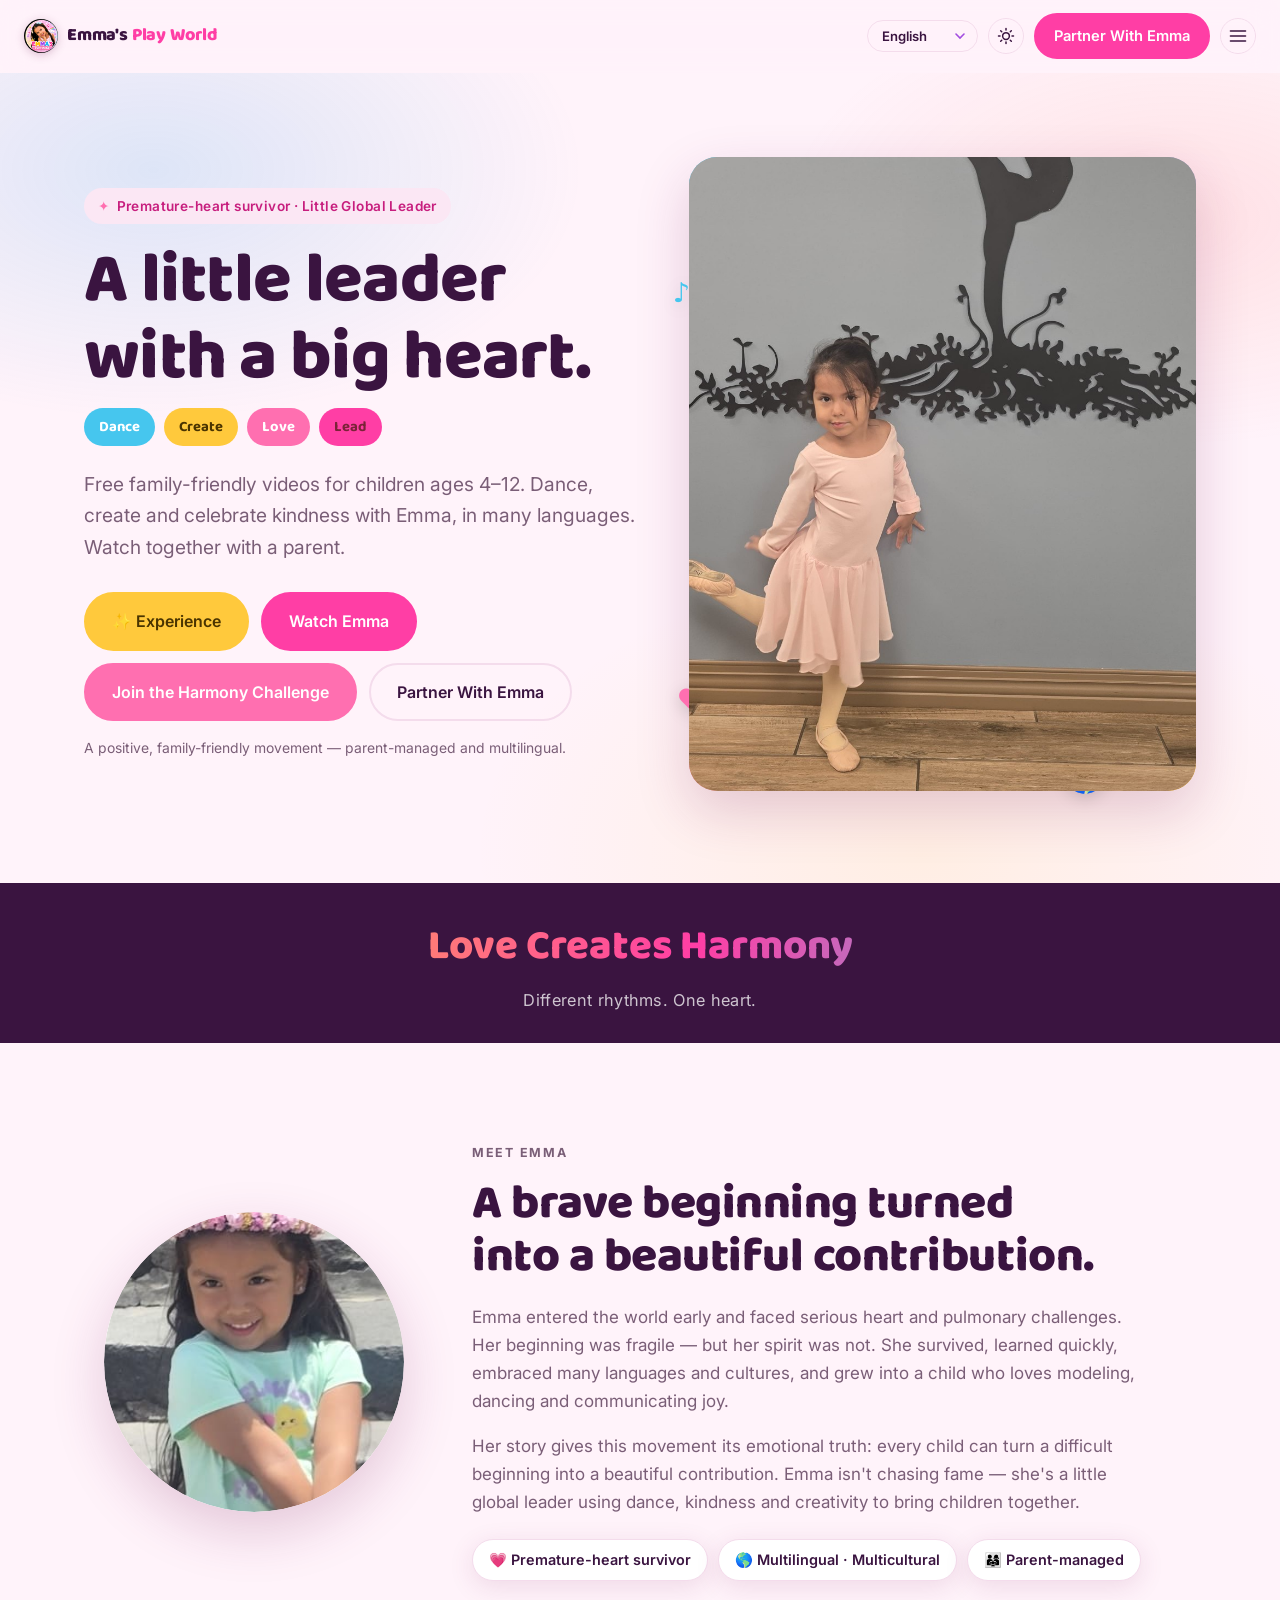
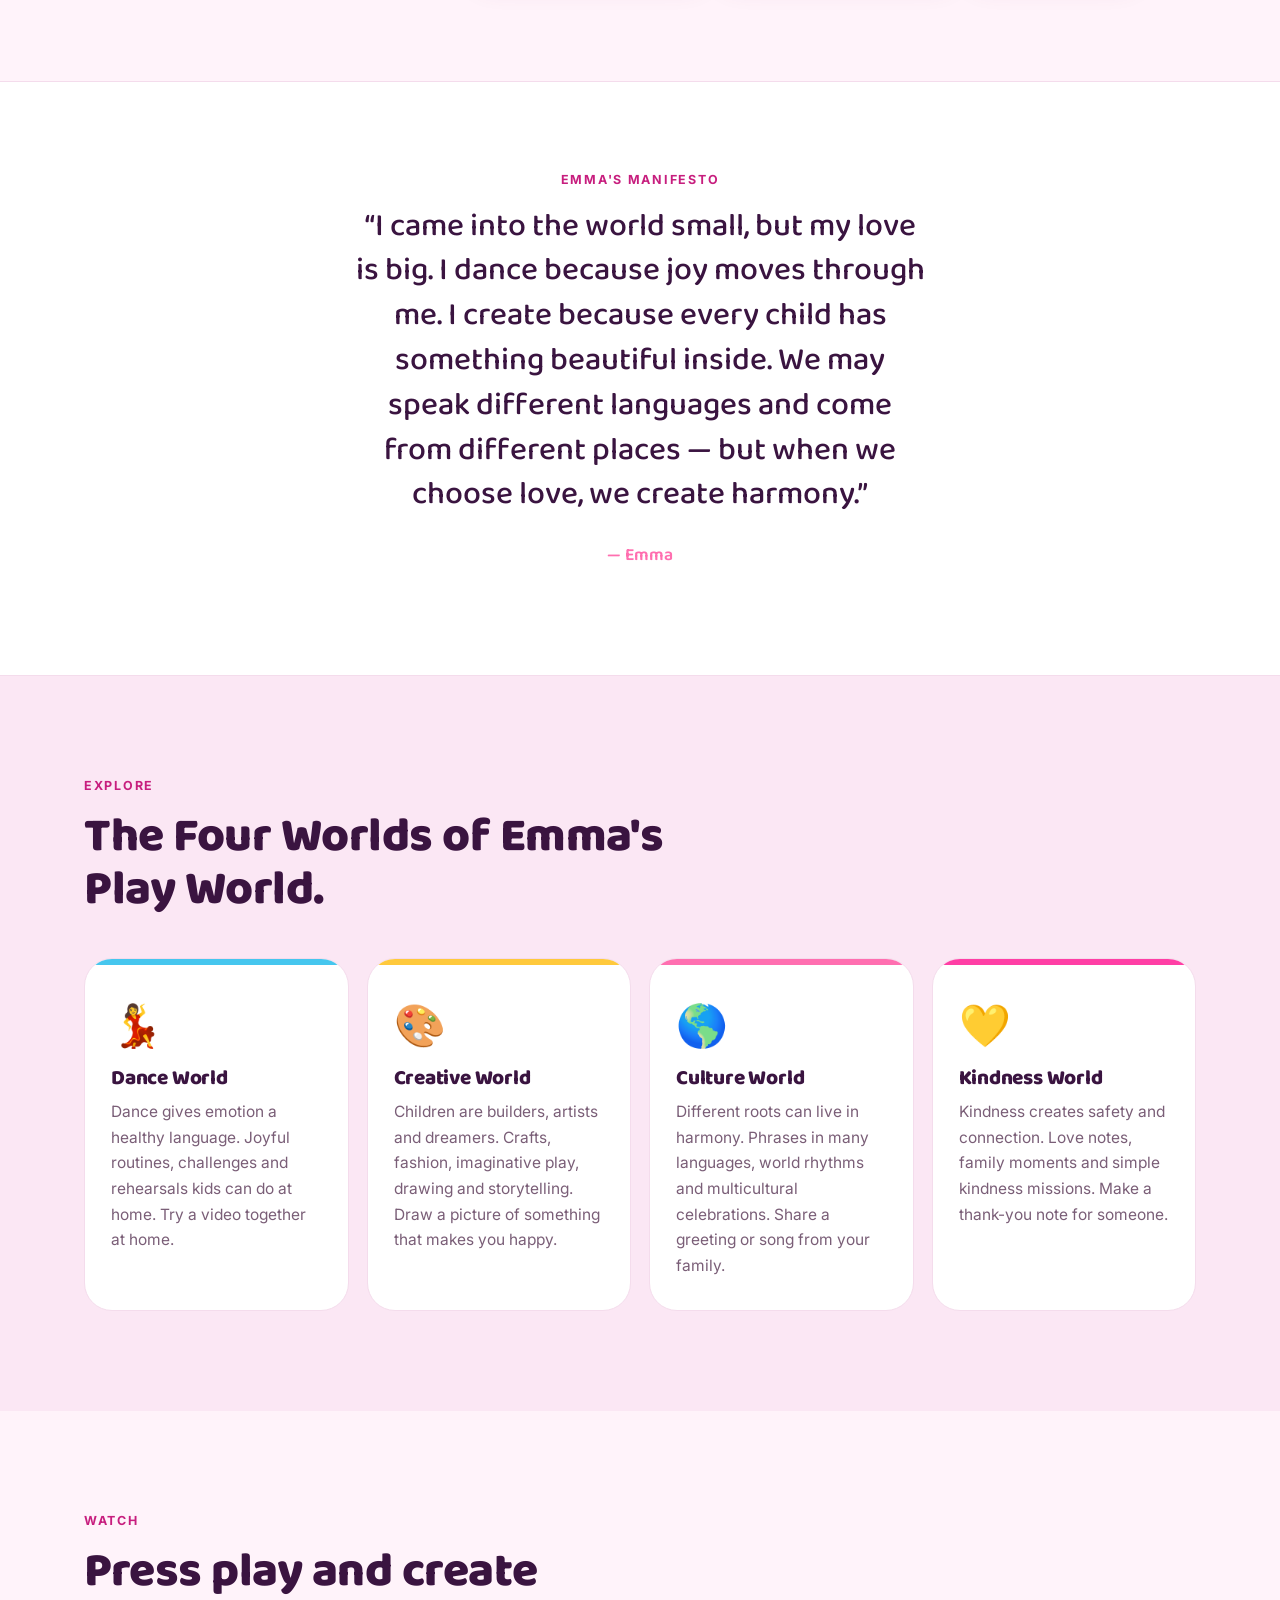
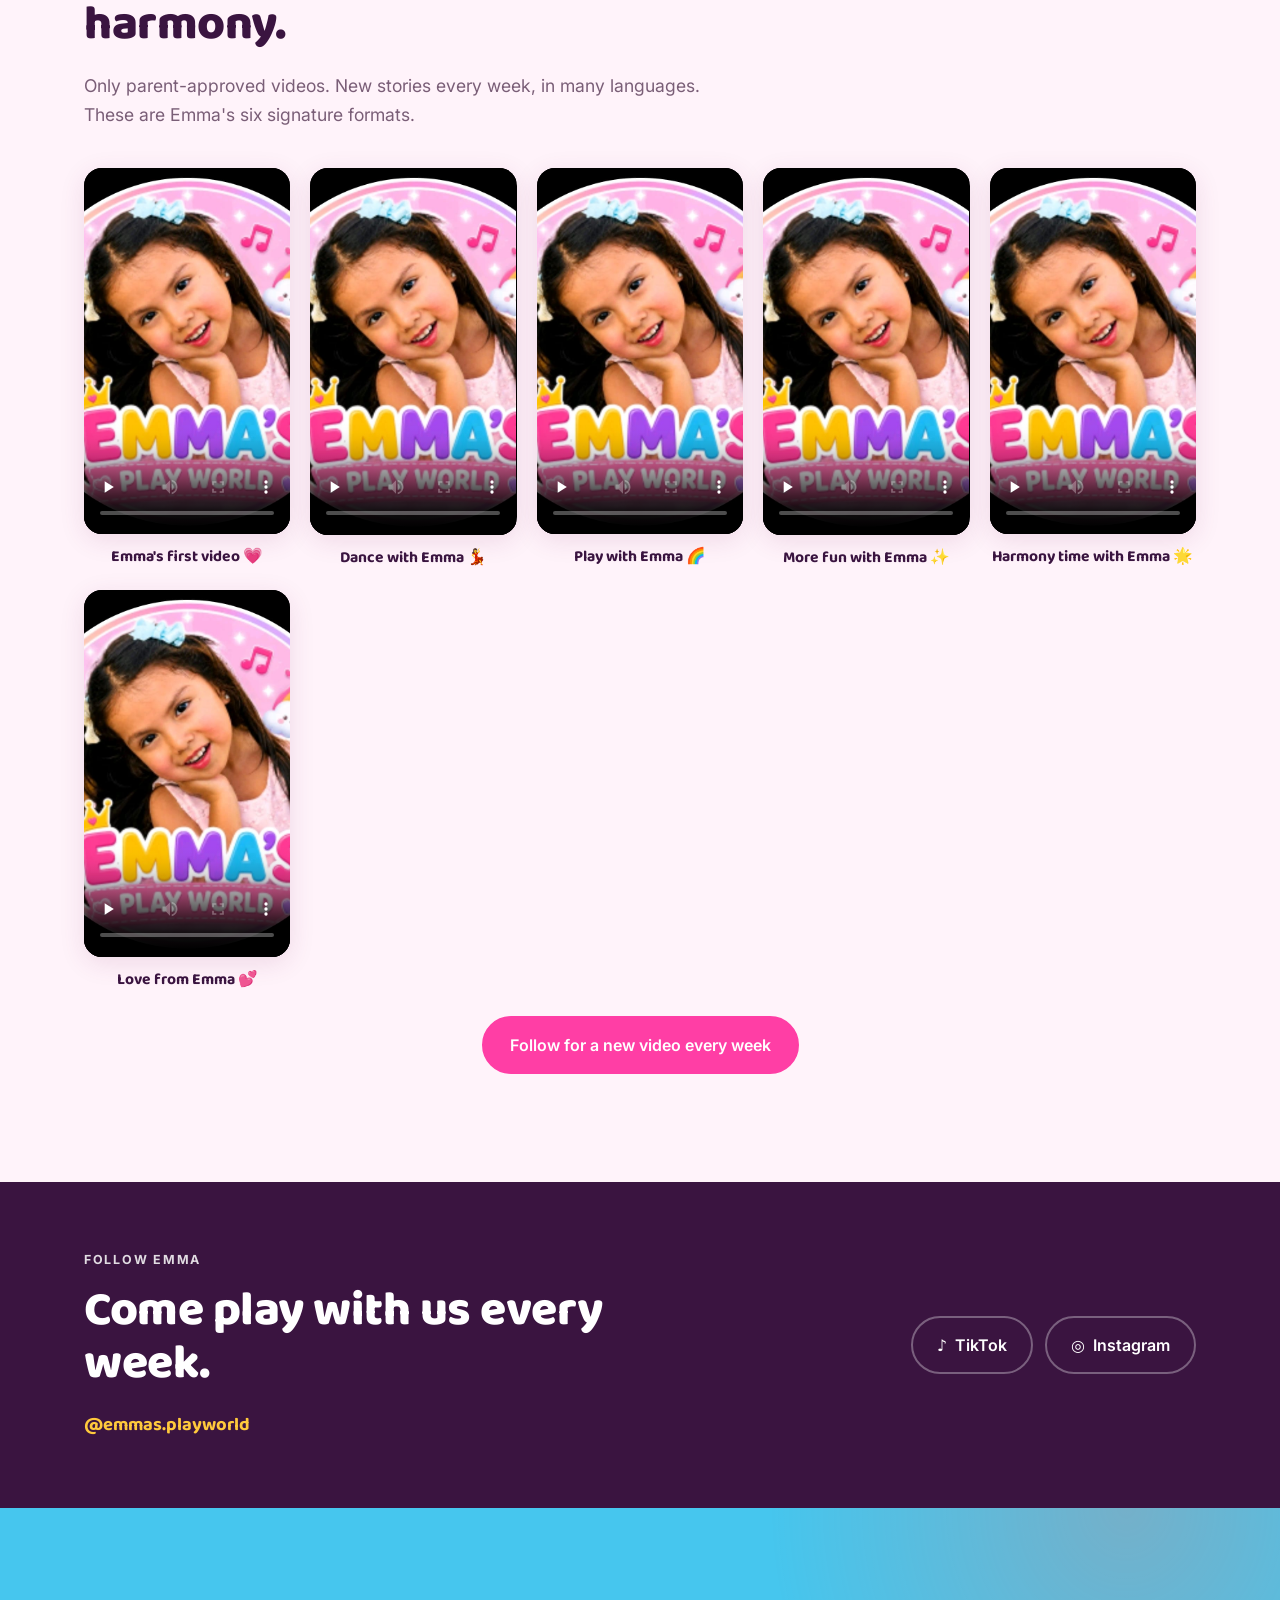
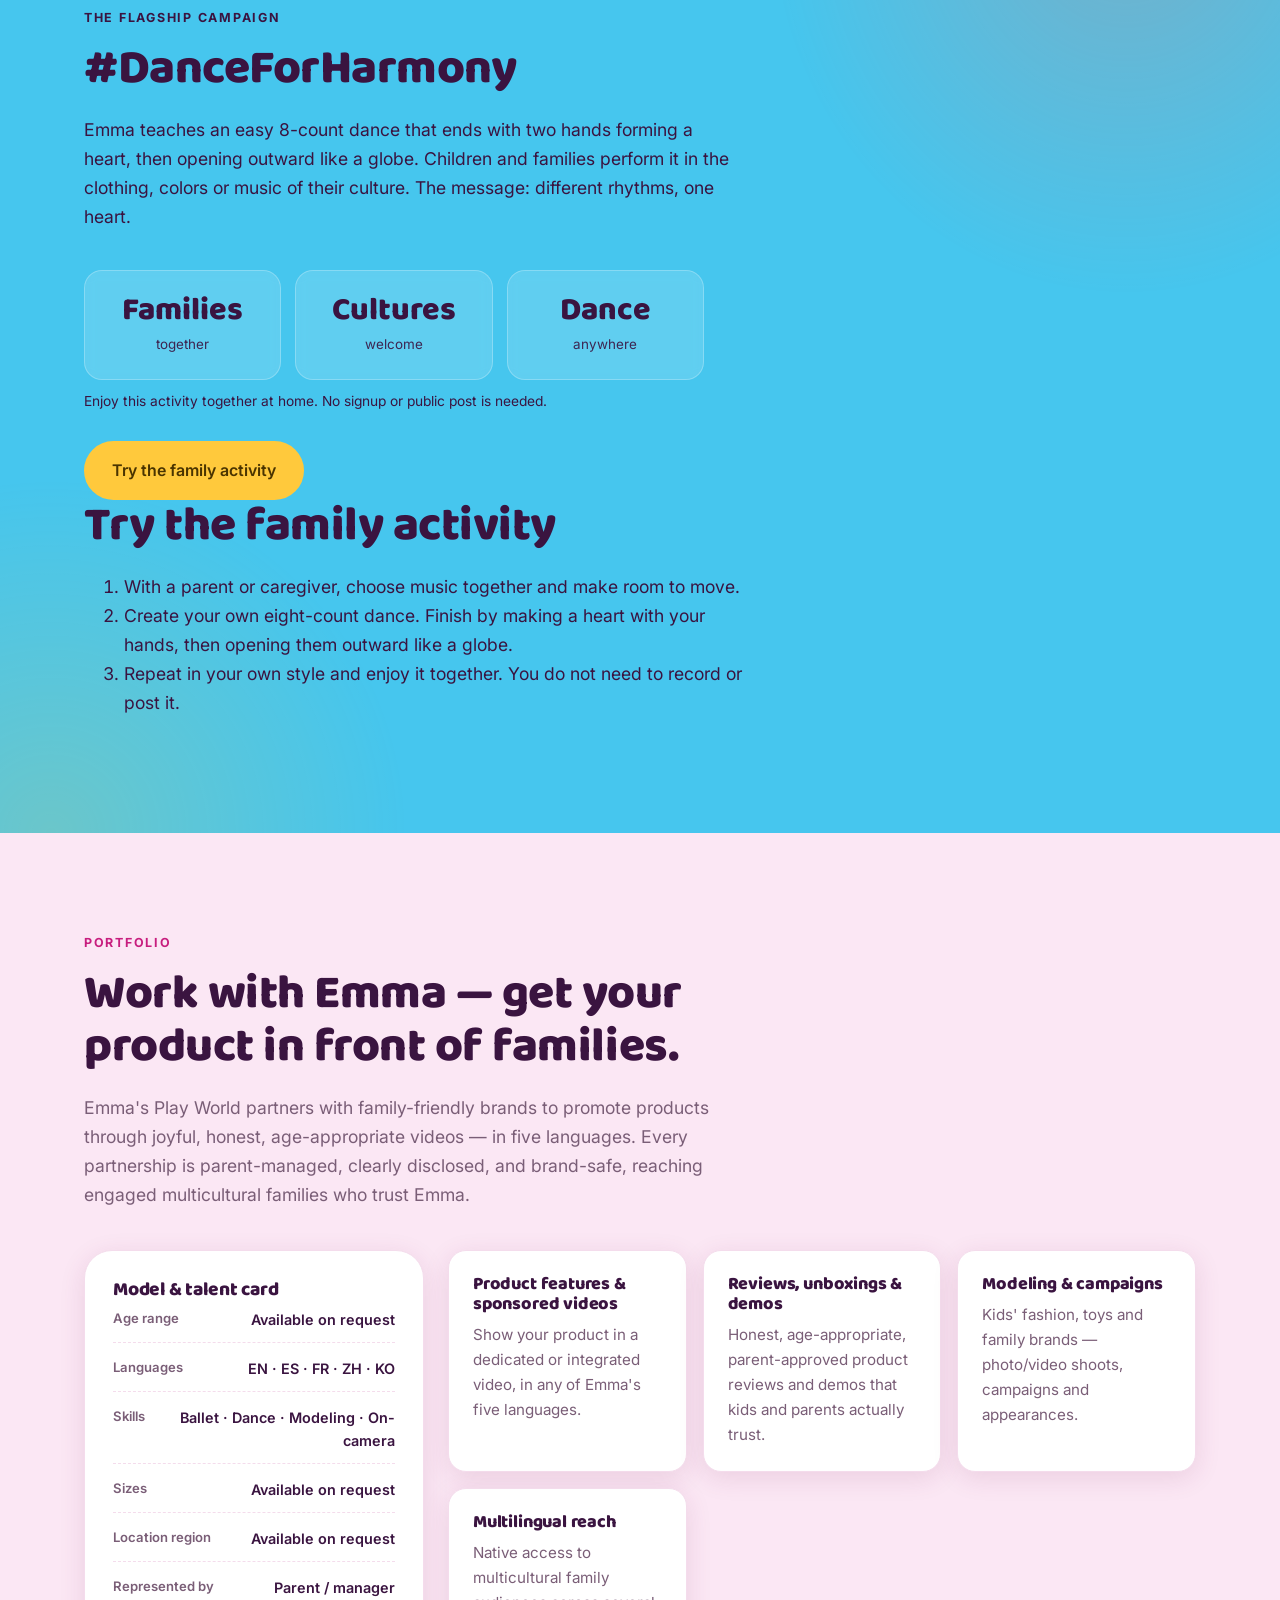
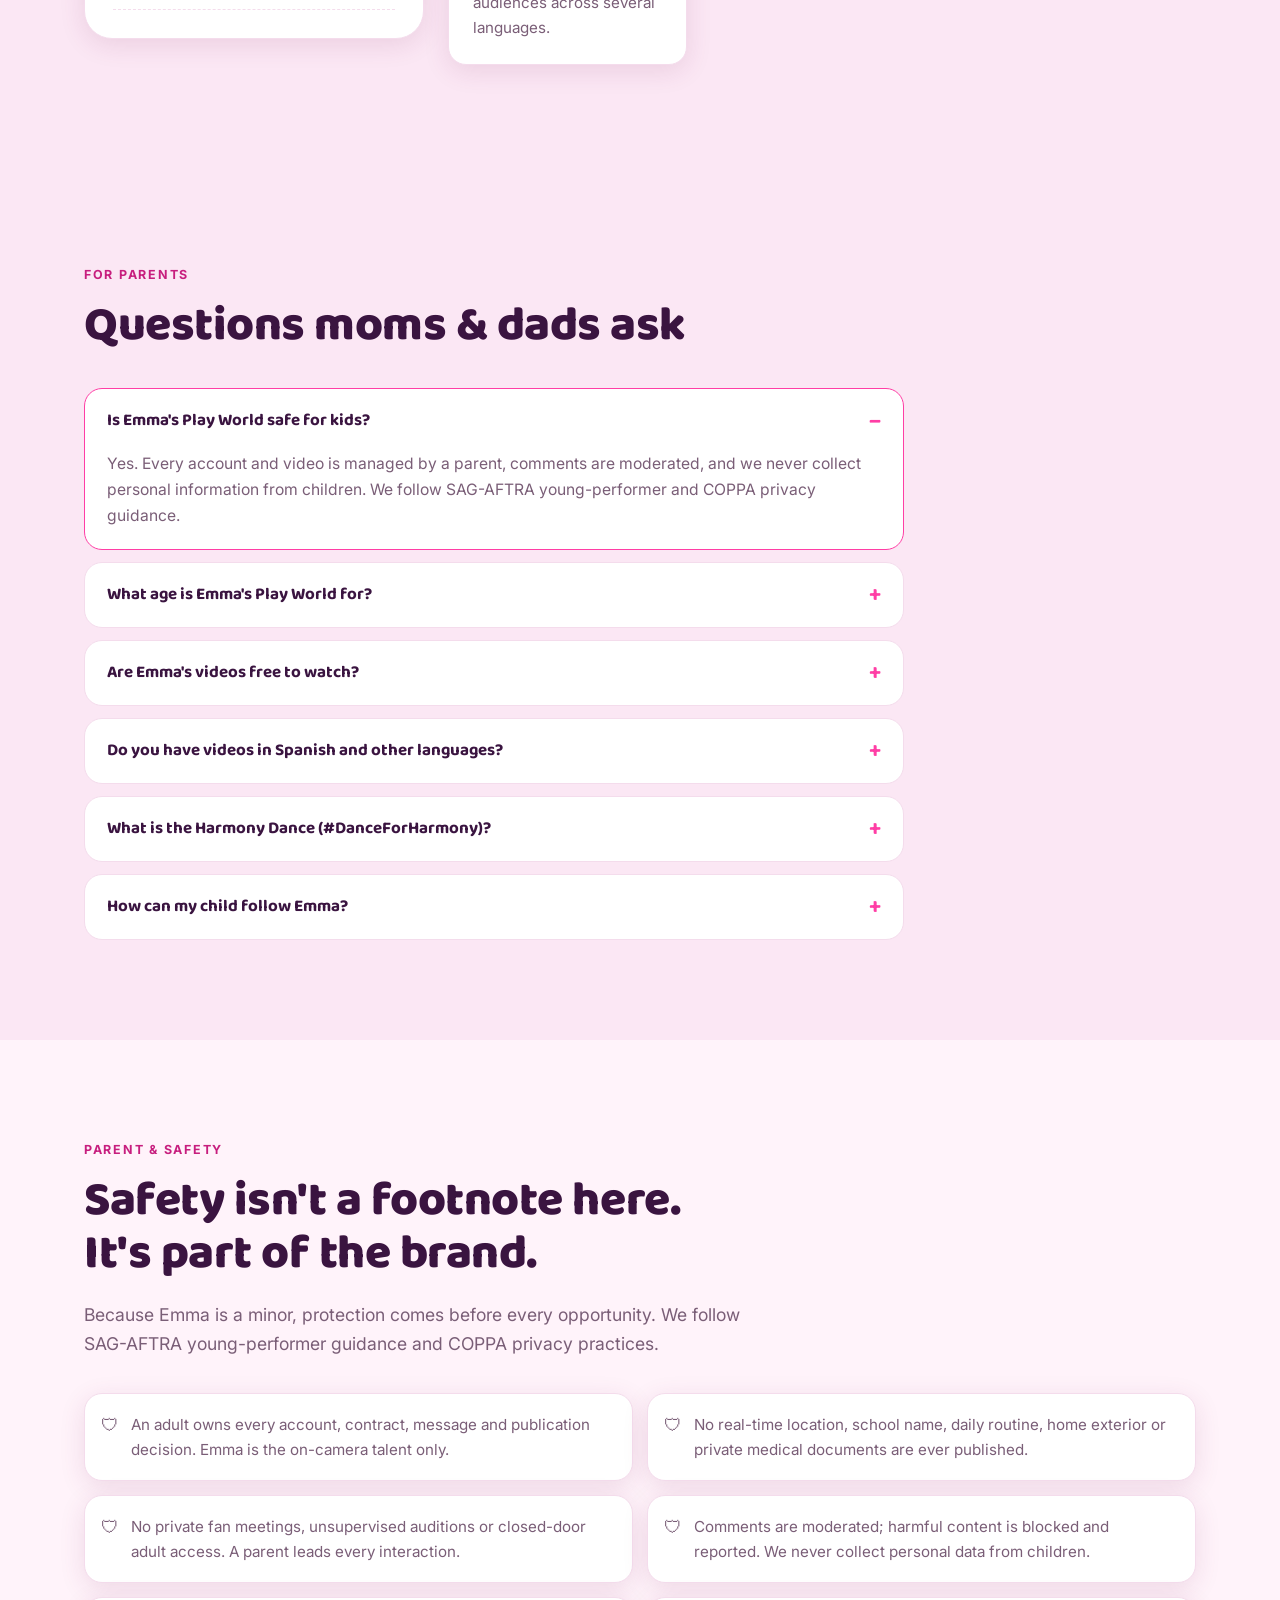
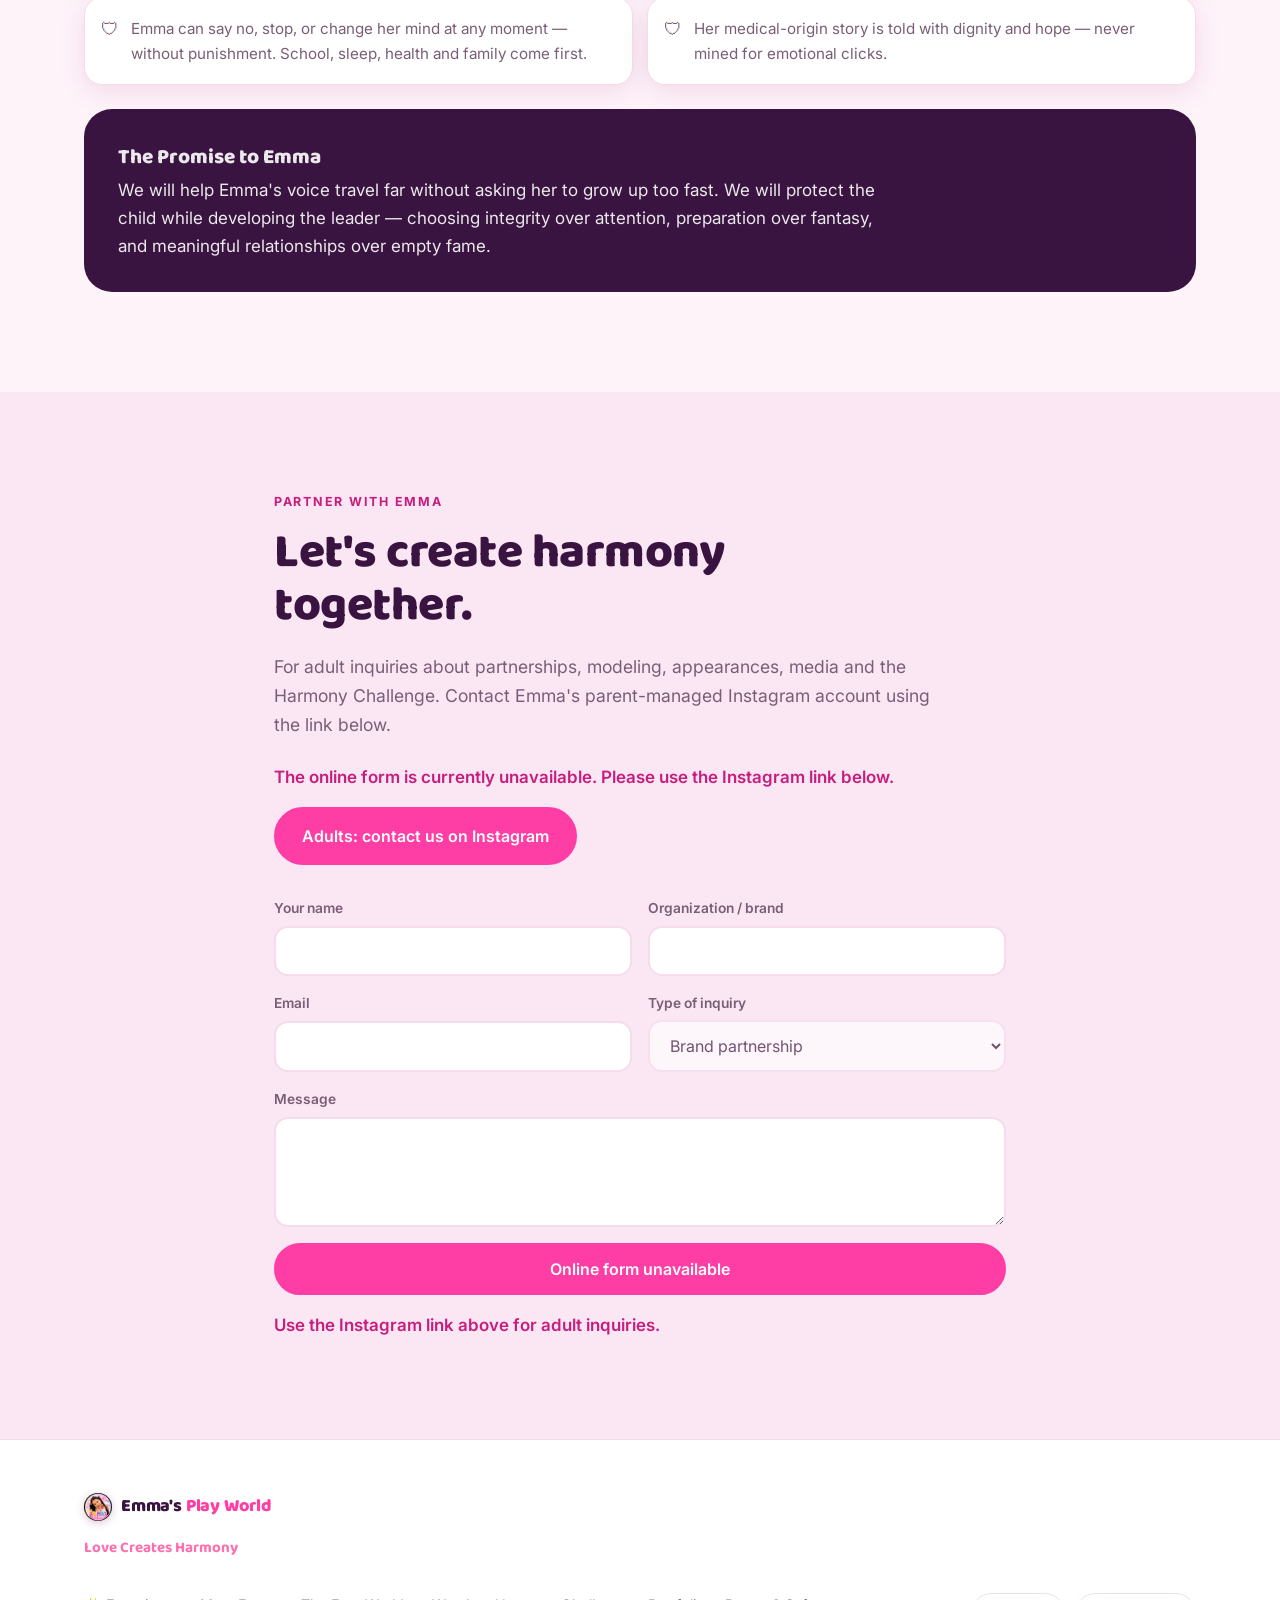
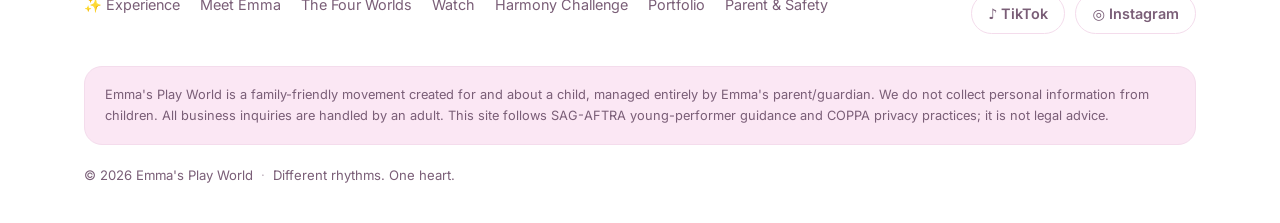
<file: es/index.html>
<!DOCTYPE html>
<html lang="es">
<head>
<meta charset="utf-8">
<meta name="viewport" content="width=device-width, initial-scale=1">

<meta name="epw-lang" content="es">
<title>Emma's Play World — El Amor Crea Armonía</title>
<meta name="description" content="Un movimiento infantil multilingüe administrado por los padres. Baila, crea y difunde bondad con Emma. El Amor Crea Armonía. #DanceForHarmony">
<meta name="keywords" content="kids videos for moms, safe videos for kids, free kids dance videos, videos for kids, bilingual kids content, kids dance, dance for kids, family friendly kids videos, videos para niños, niños bailando, multicultural kids, activities for kids, kids ballet, ballet for kids, little ballerina, Emma's Play World, Dance For Harmony">
<meta name="author" content="Emma's Play World">
<meta name="robots" content="index, follow, max-image-preview:large">

<link rel="canonical" href="https://www.emmasplayworld.com/es/">
<link rel="alternate" hreflang="en" href="https://www.emmasplayworld.com/">
<link rel="alternate" hreflang="es" href="https://www.emmasplayworld.com/es/">
<link rel="alternate" hreflang="zh" href="https://www.emmasplayworld.com/zh/">
<link rel="alternate" hreflang="ko" href="https://www.emmasplayworld.com/ko/">
<link rel="alternate" hreflang="fr" href="https://www.emmasplayworld.com/fr/">
<link rel="alternate" hreflang="pt" href="https://www.emmasplayworld.com/pt/">
<link rel="alternate" hreflang="en-US" href="https://www.emmasplayworld.com/">
<link rel="alternate" hreflang="en-GB" href="https://www.emmasplayworld.com/">
<link rel="alternate" hreflang="es-US" href="https://www.emmasplayworld.com/es/">
<link rel="alternate" hreflang="es-ES" href="https://www.emmasplayworld.com/es/">
<link rel="alternate" hreflang="fr-FR" href="https://www.emmasplayworld.com/fr/">
<!-- LATAM: Mexico + Central America -->
<link rel="alternate" hreflang="es-MX" href="https://www.emmasplayworld.com/es/">
<link rel="alternate" hreflang="es-GT" href="https://www.emmasplayworld.com/es/">
<link rel="alternate" hreflang="es-HN" href="https://www.emmasplayworld.com/es/">
<link rel="alternate" hreflang="es-SV" href="https://www.emmasplayworld.com/es/">
<link rel="alternate" hreflang="es-NI" href="https://www.emmasplayworld.com/es/">
<link rel="alternate" hreflang="es-CR" href="https://www.emmasplayworld.com/es/">
<link rel="alternate" hreflang="es-PA" href="https://www.emmasplayworld.com/es/">
<!-- LATAM: Caribbean -->
<link rel="alternate" hreflang="es-CU" href="https://www.emmasplayworld.com/es/">
<link rel="alternate" hreflang="es-DO" href="https://www.emmasplayworld.com/es/">
<link rel="alternate" hreflang="es-PR" href="https://www.emmasplayworld.com/es/">
<!-- LATAM: South America -->
<link rel="alternate" hreflang="es-CO" href="https://www.emmasplayworld.com/es/">
<link rel="alternate" hreflang="es-VE" href="https://www.emmasplayworld.com/es/">
<link rel="alternate" hreflang="es-EC" href="https://www.emmasplayworld.com/es/">
<link rel="alternate" hreflang="es-PE" href="https://www.emmasplayworld.com/es/">
<link rel="alternate" hreflang="es-BO" href="https://www.emmasplayworld.com/es/">
<link rel="alternate" hreflang="es-PY" href="https://www.emmasplayworld.com/es/">
<link rel="alternate" hreflang="es-CL" href="https://www.emmasplayworld.com/es/">
<link rel="alternate" hreflang="es-AR" href="https://www.emmasplayworld.com/es/">
<link rel="alternate" hreflang="es-UY" href="https://www.emmasplayworld.com/es/">
<!-- Brazil -->
<link rel="alternate" hreflang="pt-BR" href="https://www.emmasplayworld.com/pt/">
<link rel="alternate" hreflang="x-default" href="https://www.emmasplayworld.com/">

<meta property="og:type" content="website">
<meta property="og:site_name" content="Emma's Play World">
<meta property="og:title" content="Emma's Play World — El Amor Crea Armonía">
<meta property="og:description" content="Un movimiento infantil multilingüe administrado por los padres. Baila, crea y difunde bondad con Emma. El Amor Crea Armonía. #DanceForHarmony">
<meta property="og:url" content="https://www.emmasplayworld.com/es/">
<meta property="og:image" content="https://www.emmasplayworld.com/images/logo.jpg">
<meta property="og:image:type" content="image/jpeg">
<meta property="og:image:width" content="1079">
<meta property="og:image:height" content="1048">
<meta property="og:image:alt" content="Emma's Play World — logo">
<meta property="og:locale" content="es_ES">
<meta property="og:locale:alternate" content="es_ES">
<meta property="og:locale:alternate" content="fr_FR">
<meta property="og:locale:alternate" content="zh_CN">
<meta property="og:locale:alternate" content="ko_KR">
<meta property="og:locale:alternate" content="pt_BR">

<meta name="twitter:card" content="summary_large_image">
<meta name="twitter:title" content="Emma's Play World — El Amor Crea Armonía">
<meta name="twitter:description" content="Un movimiento infantil multilingüe administrado por los padres. Baila, crea y difunde bondad con Emma. El Amor Crea Armonía. #DanceForHarmony">
<meta name="twitter:image" content="https://www.emmasplayworld.com/images/logo.jpg">
<meta name="twitter:image:alt" content="Emma's Play World — logo">

<meta name="theme-color" content="#FF3EA5">

<!-- favicons: real logo.jpg + SVG star fallback -->
<link rel="icon" type="image/svg+xml" href="data:image/svg+xml,%3Csvg xmlns='http://www.w3.org/2000/svg' viewBox='0 0 32 32'%3E%3Cpath d='M16 2l4 9 10 .8-7.6 6.4 2.4 9.8L16 22.6 7.2 28l2.4-9.8L2 11.8 12 11z' fill='%23FF3EA5'/%3E%3C/svg%3E">
<link rel="icon" href="/images/logo.jpg" sizes="any">
<link rel="apple-touch-icon" href="/images/logo.jpg">
<link rel="manifest" href="/manifest.webmanifest">

<link rel="preconnect" href="https://fonts.googleapis.com">
<link rel="preconnect" href="https://fonts.gstatic.com" crossorigin>
<link href="https://fonts.googleapis.com/css2?family=Baloo+2:wght@500;700;800&family=Inter:wght@400;500;600&display=swap" rel="stylesheet">

<link rel="stylesheet" href="/styles.css">

<!-- ── Schema.org (Person + WebSite). Parent-managed brand for a minor:
     deliberately NO birthDate, home address, or school. -->
<script type="application/ld+json">
{
  "@context": "https://schema.org",
  "@graph": [
    {
      "@type": "WebSite",
      "@id": "https://www.emmasplayworld.com/#website",
      "url": "https://www.emmasplayworld.com/",
      "name": "Emma's Play World",
      "inLanguage": ["en", "es", "fr", "zh", "ko"],
      "description": "A parent-managed children's movement — dance, creativity and kindness across cultures. Love Creates Harmony.",
      "publisher": { "@id": "https://www.emmasplayworld.com/#organization" }
    },
    {
      "@type": "Person",
      "@id": "https://www.emmasplayworld.com/#person",
      "name": "Emma",
      "alternateName": "Emma's Play World",
      "jobTitle": "Children's Performer, Dancer & Model",
      "description": "A young multilingual performer and premature-heart survivor — a multicultural 'little global leader' who uses dance, modeling, play and kindness to help children believe that love and creation bring harmony. Content is parent-managed and family-friendly.",
      "knowsLanguage": ["en", "es", "fr", "zh", "ko"],
      "url": "https://www.emmasplayworld.com/",
      "mainEntityOfPage": "https://www.emmasplayworld.com/",
      "sameAs": [
        "https://www.tiktok.com/@emmaspayworld",
        "https://www.instagram.com/emmas.playworld"
      ]
    },
    {
      "@type": "Organization",
      "@id": "https://www.emmasplayworld.com/#organization",
      "name": "Emma's Play World",
      "alternateName": "Emma's Play World — Love Creates Harmony",
      "url": "https://www.emmasplayworld.com/",
      "logo": {
        "@type": "ImageObject",
        "url": "https://www.emmasplayworld.com/images/logo.jpg",
        "width": 1079,
        "height": 1048,
        "caption": "Emma's Play World"
      },
      "image": "https://www.emmasplayworld.com/images/logo.jpg",
      "description": "A parent-managed, multilingual children's movement led by Emma — dance, ballet, creativity and kindness that help children of every culture feel they belong. Love Creates Harmony.",
      "slogan": "Love Creates Harmony",
      "foundingDate": "2026",
      "knowsLanguage": ["en", "es", "pt", "fr", "zh", "ko"],
      "founder": { "@id": "https://www.emmasplayworld.com/#person" },
      "sameAs": [
        "https://www.tiktok.com/@emmaspayworld",
        "https://www.instagram.com/emmas.playworld"
      ]
    }
  ]
}
</script>
<!-- VideoObject structured data → eligible for Google Video results worldwide. -->
<script type="application/ld+json">
{
  "@context": "https://schema.org",
  "@graph": [
    { "@type": "VideoObject", "name": "Emma's first video", "description": "Meet Emma and her multilingual kids' movement — dance, creativity and kindness. Different rhythms, one heart. #DanceForHarmony", "thumbnailUrl": "https://www.emmasplayworld.com/images/logo.jpg", "uploadDate": "2026-07-24", "contentUrl": "https://www.emmasplayworld.com/media/emma-1.mp4", "duration": "PT32S", "isFamilyFriendly": true, "inLanguage": ["en","es","fr","zh","ko"] },
    { "@type": "VideoObject", "name": "Dance with Emma", "description": "Learn Emma's Harmony Dance and try it with your own culture's music. Kids dance for harmony in five languages. #DanceForHarmony", "thumbnailUrl": "https://www.emmasplayworld.com/images/logo.jpg", "uploadDate": "2026-07-24", "contentUrl": "https://www.emmasplayworld.com/media/emma-2.mp4", "duration": "PT18S", "isFamilyFriendly": true, "inLanguage": ["en","es","fr","zh","ko"] },
    { "@type": "VideoObject", "name": "Play with Emma", "description": "Play, create and smile with Emma — wholesome, family-friendly kids' fun in five languages. Love creates harmony. #DanceForHarmony", "thumbnailUrl": "https://www.emmasplayworld.com/images/logo.jpg", "uploadDate": "2026-07-24", "contentUrl": "https://www.emmasplayworld.com/media/emma-3.mp4", "duration": "PT37S", "isFamilyFriendly": true, "inLanguage": ["en","es","fr","zh","ko"] },
    { "@type": "VideoObject", "name": "More fun with Emma", "description": "More dance, creativity and kindness with Emma, a little global leader bringing kids together across cultures. #DanceForHarmony", "thumbnailUrl": "https://www.emmasplayworld.com/images/logo.jpg", "uploadDate": "2026-07-24", "contentUrl": "https://www.emmasplayworld.com/media/emma-4.mp4", "duration": "PT47S", "isFamilyFriendly": true, "inLanguage": ["en","es","fr","zh","ko"] },
    { "@type": "VideoObject", "name": "Harmony time with Emma", "description": "Harmony time with Emma — bilingual, multicultural kids' content built on love and kindness. Different rhythms, one heart. #DanceForHarmony", "thumbnailUrl": "https://www.emmasplayworld.com/images/logo.jpg", "uploadDate": "2026-07-24", "contentUrl": "https://www.emmasplayworld.com/media/emma-5.mp4", "duration": "PT59S", "isFamilyFriendly": true, "inLanguage": ["en","es","fr","zh","ko"] },
    { "@type": "VideoObject", "name": "Love from Emma", "description": "A little leader with a big heart. Love, dance and kindness for kids and families, in five languages. #DanceForHarmony", "thumbnailUrl": "https://www.emmasplayworld.com/images/logo.jpg", "uploadDate": "2026-07-24", "contentUrl": "https://www.emmasplayworld.com/media/emma-6.mp4", "duration": "PT7S", "isFamilyFriendly": true, "inLanguage": ["en","es","fr","zh","ko"] }
  ]
}
</script>

<!-- FAQ structured data (parent questions → eligible for Google FAQ rich results). English root only; stripped from /xx/ pages. -->

</head>
<body>

<a class="skip-link" href="#main" data-en="Skip to content" data-pt="Pular para o conteúdo" data-es="Saltar al contenido" data-zh="跳到内容" data-ko="본문으로 건너뛰기" data-fr="Aller au contenu">Saltar al contenido</a>

<!-- ─────────────────────────  NAV  ───────────────────────── -->
<header class="nav" id="nav">
  <div class="wrap nav__inner">
    <a class="brand" href="#top" aria-label="Emma's Play World home">
      <span class="brand__mark" aria-hidden="true">
        <img class="brand__logo" src="/images/logo.jpg" alt="" onerror="this.remove()">
      </span>
      <span class="brand__text">Emma's <em>Play World</em></span>
    </a>

    <nav class="nav__links" id="navLinks" aria-label="Main">
      <a href="/experience.html" data-en="✨ Experience" data-pt="✨ Experiência" data-es="✨ Experiencia" data-zh="✨ 沉浸体验" data-ko="✨ 체험" data-fr="✨ Expérience">✨ Experiencia</a>
      <a href="#about"     data-en="Meet Emma" data-pt="Conheça a Emma"        data-es="Conoce a Emma"        data-zh="认识Emma"     data-ko="엠마 소개" data-fr="Découvrir Emma">Conoce a Emma</a>
      <a href="#worlds"    data-en="The Four Worlds" data-pt="Os Quatro Mundos"  data-es="Los Cuatro Mundos"    data-zh="四个世界"     data-ko="네 개의 세계" data-fr="Les Quatre Mondes">Los Cuatro Mundos</a>
      <a href="#watch"     data-en="Watch" data-pt="Assistir"            data-es="Videos"               data-zh="观看"         data-ko="영상" data-fr="Vidéos">Videos</a>
      <a href="#challenge" data-en="Harmony Challenge" data-pt="Desafio da Harmonia" data-es="Reto Harmony"        data-zh="和谐挑战"     data-ko="하모니 챌린지" data-fr="Défi Harmony">Reto Harmony</a>
      <a href="#portfolio" data-en="Portfolio" data-pt="Portfólio"        data-es="Portafolio"           data-zh="作品集"       data-ko="포트폴리오" data-fr="Portfolio">Portafolio</a>
      <a href="#safety"    data-en="Parent &amp; Safety" data-pt="Pais &amp; Segurança" data-es="Padres y Seguridad" data-zh="家长与安全"  data-ko="부모 & 안전" data-fr="Parents et Sécurité">Padres y Seguridad</a>
    </nav>

    <div class="nav__tools">
      <label class="sr-only" for="langSelect" data-en="Language" data-pt="Idioma" data-es="Idioma" data-zh="语言" data-ko="언어" data-fr="Langue">Idioma</label>
      <select class="langsel" id="langSelect" aria-label="Language">
        <option value="en">English</option>
        <option value="es" selected>Español</option>
        <option value="zh">中文</option>
        <option value="ko">한국어</option>
        <option value="fr">Français</option>
        <option value="pt">Português</option>
      </select>
      <button class="iconbtn" id="themeToggle" type="button" aria-label="Toggle dark mode">
        <svg viewBox="0 0 24 24" width="18" height="18" fill="none" stroke="currentColor" stroke-width="2" stroke-linecap="round">
          <circle cx="12" cy="12" r="4.5"/>
          <path d="M12 2v2M12 20v2M2 12h2M20 12h2M4.9 4.9l1.4 1.4M17.7 17.7l1.4 1.4M19.1 4.9l-1.4 1.4M6.3 17.7l-1.4 1.4"/>
        </svg>
      </button>
      <a class="btn btn--sm btn--primary" href="#partners" data-en="Partner With Emma" data-pt="Seja Parceiro da Emma" data-es="Colabora con Emma" data-zh="与Emma合作" data-ko="엠마와 협업" data-fr="Collaborer avec Emma">Colabora con Emma</a>
      <button class="iconbtn nav__burger" id="navBurger" type="button" aria-label="Menu" aria-expanded="false" aria-controls="navLinks">
        <svg class="nav__burger-open" viewBox="0 0 24 24" width="20" height="20" fill="none" stroke="currentColor" stroke-width="2" stroke-linecap="round"><path d="M3 6h18M3 12h18M3 18h18"/></svg>
        <svg class="nav__burger-close" viewBox="0 0 24 24" width="20" height="20" fill="none" stroke="currentColor" stroke-width="2" stroke-linecap="round"><path d="M6 6l12 12M18 6L6 18"/></svg>
      </button>
    </div>
  </div>
</header>

<main id="main">

<!-- ─────────────────────────  HERO  ───────────────────────── -->
<section class="hero" id="top">
  <div class="wrap hero__inner">
    <div class="hero__copy">
      <p class="eyebrow">
        <span class="spark" aria-hidden="true">✦</span>
        <span data-en="Premature-heart survivor · Little Global Leader" data-pt="Sobrevivente de coração prematuro · Pequena Líder Global" data-es="Sobreviviente de corazón prematuro · Pequeña Líder Global" data-zh="早产心脏幸存者 · 小小世界领袖" data-ko="미숙아 심장 생존자 · 작은 글로벌 리더" data-fr="Survivante d'un cœur prématuré · Petite Leader Mondiale">Sobreviviente de corazón prematuro · Pequeña Líder Global</span>
      </p>

      <h1 class="hero__title" data-en="A little leader with a big heart." data-pt="Uma pequena líder com um grande coração." data-es="Una pequeña líder con un gran corazón." data-zh="一个拥有大大爱心的小小领袖。" data-ko="큰 마음을 가진 작은 리더." data-fr="Une petite leader au grand cœur.">Una pequeña líder con un gran corazón.</h1>

      <p class="hero__tags" aria-hidden="true">
        <span class="pill pill--sky"    data-en="Dance" data-pt="Dançar"  data-es="Baila" data-zh="跳舞" data-ko="춤" data-fr="Danse">Baila</span>
        <span class="pill pill--gold"   data-en="Create" data-pt="Criar" data-es="Crea"  data-zh="创作" data-ko="창작" data-fr="Créer">Crea</span>
        <span class="pill pill--coral"  data-en="Love" data-pt="Amar"   data-es="Ama"   data-zh="爱"   data-ko="사랑" data-fr="Aimer">Ama</span>
        <span class="pill pill--pink"   data-en="Lead" data-pt="Liderar"   data-es="Guía"  data-zh="引领" data-ko="리드" data-fr="Guider">Guía</span>
      </p>

      <p class="hero__sub" data-en="Free family-friendly videos for children ages 4–12. Dance, create and celebrate kindness with Emma, in many languages. Watch together with a parent." data-pt="Vídeos gratuitos para toda a família, para crianças de 4 a 12 anos. Dance, crie e celebre a bondade com a Emma, em vários idiomas. Assista com um dos pais." data-es="Videos gratuitos para toda la familia, para niños de 4 a 12 años. Baila, crea y celebra la amabilidad con Emma, en muchos idiomas. Míralos con tu madre o tu padre." data-zh="适合4至12岁儿童和家庭观看的免费视频。和 Emma 一起跳舞、创作，用多种语言传递善意。请与家长一起观看。" data-ko="4~12세 어린이를 위한 무료 가족 친화적 영상이에요. 엠마와 함께 여러 언어로 춤추고, 만들고, 친절을 나눠요. 부모님과 함께 시청하세요." data-fr="Vidéos gratuites adaptées à toute la famille, pour les enfants de 4 à 12 ans. Danse, crée et célèbre la gentillesse avec Emma, dans plusieurs langues. Regarde-les avec un parent.">Videos gratuitos para toda la familia, para niños de 4 a 12 años. Baila, crea y celebra la amabilidad con Emma, en muchos idiomas. Míralos con tu madre o tu padre.</p>

      <div class="hero__cta">
        <a class="btn btn--gold" href="/experience.html" data-en="✨ Experience" data-pt="✨ Experiência" data-es="✨ Experiencia" data-zh="✨ 沉浸体验" data-ko="✨ 체험" data-fr="✨ Expérience">✨ Experiencia</a>
        <a class="btn btn--primary" href="#watch" data-en="Watch Emma" data-pt="Assista à Emma" data-es="Ver a Emma" data-zh="观看Emma" data-ko="엠마 보기" data-fr="Regarder Emma">Ver a Emma</a>
        <a class="btn btn--coral" href="#challenge" data-en="Join the Harmony Challenge" data-pt="Participe do Desafio da Harmonia" data-es="Únete al Reto Harmony" data-zh="加入和谐挑战" data-ko="하모니 챌린지 참여" data-fr="Rejoindre le Défi Harmony">Únete al Reto Harmony</a>
        <a class="btn btn--ghost" href="#partners" data-en="Partner With Emma" data-pt="Seja Parceiro da Emma" data-es="Colabora con Emma" data-zh="与Emma合作" data-ko="엠마와 협업" data-fr="Collaborer avec Emma">Colabora con Emma</a>
      </div>

      <p class="hero__note" data-en="A positive, family-friendly movement — parent-managed and multilingual." data-pt="Um movimento positivo e familiar — administrado pelos pais e multilíngue." data-es="Un movimiento positivo y familiar — administrado por los padres y multilingüe." data-zh="积极、适合全家的运动——由家长管理，支持多种语言。" data-ko="긍정적이고 가족 친화적인 무브먼트 — 부모가 관리하고 여러 언어를 지원해요." data-fr="Un mouvement positif et familial — géré par les parents et multilingue.">Un movimiento positivo y familiar — administrado por los padres y multilingüe.</p>
    </div>

    <div class="hero__art">
      <div class="hero__photo">
        <!-- Emma's first ballet class 🩰 -->
        <img class="ph-img" src="/images/emma-ballet.jpg" alt="Emma in a pink ballet leotard pointing her toe, in front of a ballerina tree mural" onerror="this.remove()">
        <div class="hero__photo-inner">
          <span class="hero__photo-play" aria-hidden="true">▶</span>
          <span data-en="Emma 🩰" data-pt="Emma 🩰" data-es="Emma 🩰" data-zh="Emma 🩰" data-ko="Emma 🩰" data-fr="Emma 🩰">Emma 🩰</span>
        </div>
      </div>
      <span class="float float--star" aria-hidden="true">★</span>
      <span class="float float--heart" aria-hidden="true">♥</span>
      <span class="float float--globe" aria-hidden="true">🌎</span>
      <span class="float float--note" aria-hidden="true">♪</span>
    </div>
  </div>
</section>

<!-- ─────────────────────────  MOVEMENT BANNER  ───────────────────────── -->
<section class="band" aria-label="Movement phrase">
  <div class="wrap band__inner">
    <p class="band__phrase" data-en="Love Creates Harmony" data-pt="O Amor Cria Harmonia" data-es="El Amor Crea Armonía" data-zh="爱创造和谐" data-ko="사랑은 하모니를 만들어요" data-fr="L'Amour Crée l'Harmonie">El Amor Crea Armonía</p>
    <p class="band__sub" data-en="Different rhythms. One heart." data-pt="Ritmos diferentes. Um só coração." data-es="Diferentes ritmos. Un solo corazón." data-zh="不同的节奏，同一颗心。" data-ko="서로 다른 리듬, 하나의 마음." data-fr="Des rythmes différents. Un seul cœur.">Diferentes ritmos. Un solo corazón.</p>
  </div>
</section>

<!-- ─────────────────────────  MEET EMMA  ───────────────────────── -->
<section class="section" id="about">
  <div class="wrap about">
    <div class="about__photo">
      <div class="about__ph about__ph--round">
        <img class="ph-img" src="/images/emma-hero.jpg" alt="Emma smiling, wearing a flower crown" loading="lazy" decoding="async" onerror="this.remove()" style="object-position:center 28%">
        <span>Emma's Play World</span>
      </div>
    </div>
    <div class="about__copy">
      <p class="kicker" data-en="Meet Emma" data-pt="Conheça a Emma" data-es="Conoce a Emma" data-zh="认识Emma" data-ko="엠마 소개" data-fr="Découvrir Emma">Conoce a Emma</p>
      <h2 class="h2" data-en="A brave beginning turned into a beautiful contribution." data-pt="Um começo corajoso transformado em uma bela contribuição." data-es="Un comienzo valiente convertido en una hermosa contribución." data-zh="勇敢的开始，化作美丽的贡献。" data-ko="용감한 시작이 아름다운 기여로." data-fr="Un début courageux devenu une belle contribution.">Un comienzo valiente convertido en una hermosa contribución.</h2>
      <p data-en="Emma entered the world early and faced serious heart and pulmonary challenges. Her beginning was fragile — but her spirit was not. She survived, learned quickly, embraced many languages and cultures, and grew into a child who loves modeling, dancing and communicating joy." data-pt="A Emma chegou ao mundo muito cedo e enfrentou sérios desafios cardíacos e pulmonares. Seu começo foi frágil — mas seu espírito não. Ela sobreviveu, aprendeu rápido, abraçou muitos idiomas e culturas, e se tornou uma criança que ama modelar, dançar e transmitir alegria." data-es="Emma llegó al mundo muy temprano y enfrentó serios desafíos de corazón y pulmones. Su comienzo fue frágil — pero su espíritu no. Sobrevivió, aprendió rápido, abrazó muchos idiomas y culturas, y se convirtió en una niña que ama modelar, bailar y transmitir alegría." data-zh="Emma很早就来到这个世界，面临严重的心脏和肺部挑战。她的起点很脆弱——但她的精神并不脆弱。她活了下来，学得很快，拥抱了多种语言和文化，成长为一个热爱模特、舞蹈和传递快乐的孩子。" data-ko="엠마는 세상에 아주 일찍 태어나 심각한 심장과 폐 문제를 겪었어요. 시작은 연약했지만, 그 정신만은 그렇지 않았죠. 엠마는 살아남았고, 빠르게 배우며 여러 언어와 문화를 품고, 모델과 춤, 그리고 기쁨을 전하는 걸 사랑하는 아이로 자랐어요." data-fr="Emma est arrivée au monde très tôt et a affronté de graves problèmes cardiaques et pulmonaires. Son début fut fragile — mais pas son esprit. Elle a survécu, appris vite, embrassé de nombreuses langues et cultures, et est devenue une enfant qui adore le mannequinat, la danse et transmettre la joie.">Emma llegó al mundo muy temprano y enfrentó serios desafíos de corazón y pulmones. Su comienzo fue frágil — pero su espíritu no. Sobrevivió, aprendió rápido, abrazó muchos idiomas y culturas, y se convirtió en una niña que ama modelar, bailar y transmitir alegría.</p>
      <p data-en="Her story gives this movement its emotional truth: every child can turn a difficult beginning into a beautiful contribution. Emma isn't chasing fame — she's a little global leader using dance, kindness and creativity to bring children together." data-pt="A história dela dá a este movimento sua verdade emocional: toda criança pode transformar um começo difícil em uma bela contribuição. A Emma não busca fama — é uma pequena líder global que usa a dança, a bondade e a criatividade para unir as crianças." data-es="Su historia le da a este movimiento su verdad emocional: todo niño puede convertir un comienzo difícil en una hermosa contribución. Emma no busca fama — es una pequeña líder global que usa el baile, la bondad y la creatividad para unir a los niños." data-zh="她的故事赋予这场运动情感上的真谛：每个孩子都能把艰难的开始变成美丽的贡献。Emma并不追逐名气——她是一位小小的世界领袖，用舞蹈、善良和创意把孩子们连结在一起。" data-ko="엠마의 이야기는 이 무브먼트에 감정적 진실을 줘요: 모든 아이는 힘든 시작을 아름다운 기여로 바꿀 수 있어요. 엠마는 명성을 좇지 않아요 — 춤과 친절, 창의력으로 아이들을 하나로 모으는 작은 글로벌 리더예요." data-fr="Son histoire donne à ce mouvement sa vérité émotionnelle : chaque enfant peut transformer un début difficile en une belle contribution. Emma ne court pas après la célébrité — c'est une petite leader mondiale qui utilise la danse, la gentillesse et la créativité pour rassembler les enfants.">Su historia le da a este movimiento su verdad emocional: todo niño puede convertir un comienzo difícil en una hermosa contribución. Emma no busca fama — es una pequeña líder global que usa el baile, la bondad y la creatividad para unir a los niños.</p>
      <ul class="badges">
        <li class="badge" data-en="💗 Premature-heart survivor" data-pt="💗 Sobrevivente de coração prematuro" data-es="💗 Sobreviviente de corazón prematuro" data-zh="💗 早产心脏幸存者" data-ko="💗 미숙아 심장 생존자" data-fr="💗 Survivante d'un cœur prématuré">💗 Sobreviviente de corazón prematuro</li>
        <li class="badge" data-en="🌎 Multilingual · Multicultural" data-pt="🌎 Multilíngue · Multicultural" data-es="🌎 Multilingüe · Multicultural" data-zh="🌎 多语 · 多元文化" data-ko="🌎 다국어 · 다문화" data-fr="🌎 Multilingue · Multiculturelle">🌎 Multilingüe · Multicultural</li>
        <li class="badge" data-en="👨‍👩‍👧 Parent-managed" data-pt="👨‍👩‍👧 Administrado pelos pais" data-es="👨‍👩‍👧 Administrado por padres" data-zh="👨‍👩‍👧 家长管理" data-ko="👨‍👩‍👧 부모 관리" data-fr="👨‍👩‍👧 Gérée par les parents">👨‍👩‍👧 Administrado por padres</li>
      </ul>
    </div>
  </div>
</section>

<!-- ─────────────────────────  MANIFESTO  ───────────────────────── -->
<section class="manifesto" id="manifesto">
  <div class="wrap">
    <p class="kicker kicker--center" data-en="Emma's manifesto" data-pt="O manifesto da Emma" data-es="El manifiesto de Emma" data-zh="Emma的宣言" data-ko="엠마의 선언" data-fr="Le manifeste d'Emma">El manifiesto de Emma</p>
    <blockquote class="manifesto__quote" data-en="&ldquo;I came into the world small, but my love is big. I dance because joy moves through me. I create because every child has something beautiful inside. We may speak different languages and come from different places — but when we choose love, we create harmony.&rdquo;" data-pt="&ldquo;Cheguei ao mundo pequena, mas o meu amor é grande. Eu danço porque a alegria passa por mim. Eu crio porque toda criança tem algo lindo por dentro. Podemos falar idiomas diferentes e vir de lugares diferentes — mas quando escolhemos o amor, criamos harmonia.&rdquo;" data-es="&ldquo;Llegué al mundo pequeña, pero mi amor es grande. Bailo porque la alegría se mueve a través de mí. Creo porque cada niño tiene algo hermoso por dentro. Podemos hablar diferentes idiomas y venir de lugares distintos — pero cuando elegimos el amor, creamos armonía.&rdquo;" data-zh="「我来到这个世界时很小，但我的爱很大。我跳舞，因为快乐在我心中流动。我创作，因为每个孩子内心都有美好的东西。我们也许说着不同的语言、来自不同的地方——但当我们选择爱，就创造了和谐。」" data-ko="「나는 아주 작게 태어났지만, 내 사랑은 커요. 기쁨이 내 안에서 흐르기에 나는 춤춰요. 모든 아이의 마음속엔 아름다운 것이 있기에 나는 창작해요. 우리는 서로 다른 언어를 쓰고 다른 곳에서 왔지만 — 사랑을 선택하면, 하모니를 만들어요.」" data-fr="«Je suis venue au monde toute petite, mais mon amour est grand. Je danse parce que la joie coule en moi. Je crée parce que chaque enfant a quelque chose de beau en lui. Nous parlons peut-être des langues différentes et venons d'endroits différents — mais lorsque nous choisissons l'amour, nous créons l'harmonie.»">&ldquo;Llegué al mundo pequeña, pero mi amor es grande. Bailo porque la alegría se mueve a través de mí. Creo porque cada niño tiene algo hermoso por dentro. Podemos hablar diferentes idiomas y venir de lugares distintos — pero cuando elegimos el amor, creamos armonía.&rdquo;</blockquote>
    <p class="manifesto__sign" data-en="— Emma" data-pt="— Emma" data-es="— Emma" data-zh="— Emma" data-ko="— Emma" data-fr="— Emma">— Emma</p>
  </div>
</section>

<!-- ─────────────────────────  THE FOUR WORLDS  ───────────────────────── -->
<section class="section section--tint" id="worlds">
  <div class="wrap">
    <p class="kicker" data-en="Explore" data-pt="Explore" data-es="Explora" data-zh="探索" data-ko="둘러보기" data-fr="Explorer">Explora</p>
    <h2 class="h2" data-en="The Four Worlds of Emma's Play World." data-pt="Os Quatro Mundos do Emma's Play World." data-es="Los Cuatro Mundos de Emma's Play World." data-zh="Emma's Play World的四个世界。" data-ko="엠마의 플레이 월드, 네 개의 세계." data-fr="Les Quatre Mondes d'Emma's Play World.">Los Cuatro Mundos de Emma's Play World.</h2>

    <div class="worlds">
      <article id="dance-world" class="world world--dance">
        <span class="world__emoji" aria-hidden="true">💃</span>
        <h3 data-en="Dance World" data-pt="Mundo da Dança" data-es="Mundo del Baile" data-zh="舞蹈世界" data-ko="댄스 월드" data-fr="Monde de la Danse">Mundo del Baile</h3>
        <p data-en="Dance gives emotion a healthy language. Joyful routines, challenges and rehearsals kids can do at home. Try a video together at home." data-pt="A dança dá à emoção uma linguagem saudável. Rotinas alegres, desafios e ensaios que as crianças podem fazer em casa. Experimente um vídeo em família em casa." data-es="El baile le da a la emoción un lenguaje sano. Rutinas alegres, retos y ensayos que los niños pueden hacer en casa. Prueben un video juntos en casa." data-zh="舞蹈让情感有了健康的语言。孩子们可以在家跟着做的快乐律动、挑战和排练。 在家一起跟着视频试一试。" data-ko="춤은 감정에 건강한 언어를 줘요. 집에서 따라 할 수 있는 즐거운 루틴, 챌린지, 연습. 집에서 함께 영상을 보고 따라 해 보세요." data-fr="La danse donne à l'émotion un langage sain. Des chorégraphies joyeuses, des défis et des répétitions que les enfants peuvent faire à la maison. Essayez une vidéo ensemble à la maison.">El baile le da a la emoción un lenguaje sano. Rutinas alegres, retos y ensayos que los niños pueden hacer en casa. Prueben un video juntos en casa.</p>
      </article>
      <article id="create-world" class="world world--create">
        <span class="world__emoji" aria-hidden="true">🎨</span>
        <h3 data-en="Creative World" data-pt="Mundo Criativo" data-es="Mundo Creativo" data-zh="创意世界" data-ko="크리에이티브 월드" data-fr="Monde Créatif">Mundo Creativo</h3>
        <p data-en="Children are builders, artists and dreamers. Crafts, fashion, imaginative play, drawing and storytelling. Draw a picture of something that makes you happy." data-pt="As crianças são construtoras, artistas e sonhadoras. Artesanato, moda, brincadeiras imaginativas, desenho e histórias. Desenhe algo que deixa você feliz." data-es="Los niños son constructores, artistas y soñadores. Manualidades, moda, juego imaginativo, dibujo y cuentos. Dibuja algo que te haga feliz." data-zh="孩子是建造者、艺术家和梦想家。手工、时尚、想象力游戏、绘画和讲故事。 画一幅让你开心的事物。" data-ko="아이들은 만드는 사람, 예술가, 꿈꾸는 사람이에요. 만들기, 패션, 상상 놀이, 그림, 이야기. 나를 행복하게 하는 것을 그려 보세요." data-fr="Les enfants sont des bâtisseurs, des artistes et des rêveurs. Bricolage, mode, jeux imaginatifs, dessin et contes. Dessine quelque chose qui te rend heureux.">Los niños son constructores, artistas y soñadores. Manualidades, moda, juego imaginativo, dibujo y cuentos. Dibuja algo que te haga feliz.</p>
      </article>
      <article id="culture-world" class="world world--culture">
        <span class="world__emoji" aria-hidden="true">🌎</span>
        <h3 data-en="Culture World" data-pt="Mundo da Cultura" data-es="Mundo Cultural" data-zh="文化世界" data-ko="컬처 월드" data-fr="Monde des Cultures">Mundo Cultural</h3>
        <p data-en="Different roots can live in harmony. Phrases in many languages, world rhythms and multicultural celebrations. Share a greeting or song from your family." data-pt="Raízes diferentes podem viver em harmonia. Frases em vários idiomas, ritmos do mundo e celebrações multiculturais. Compartilhe uma saudação ou uma canção da sua família." data-es="Raíces distintas pueden vivir en armonía. Frases en muchos idiomas, ritmos del mundo y celebraciones multiculturales. Comparte un saludo o una canción de tu familia." data-zh="不同的根也能和谐共存。多种语言的短语、世界节奏和多元文化庆典。 分享家人的一句问候或一首歌。" data-ko="서로 다른 뿌리도 하모니를 이룰 수 있어요. 여러 언어의 표현, 세계의 리듬, 다문화 축제. 우리 가족의 인사말이나 노래를 나눠 보세요." data-fr="Des racines différentes peuvent vivre en harmonie. Des expressions en plusieurs langues, des rythmes du monde et des fêtes multiculturelles. Partage une salutation ou une chanson de ta famille.">Raíces distintas pueden vivir en armonía. Frases en muchos idiomas, ritmos del mundo y celebraciones multiculturales. Comparte un saludo o una canción de tu familia.</p>
      </article>
      <article id="kindness-world" class="world world--kind">
        <span class="world__emoji" aria-hidden="true">💛</span>
        <h3 data-en="Kindness World" data-pt="Mundo da Bondade" data-es="Mundo de la Bondad" data-zh="善良世界" data-ko="카인드니스 월드" data-fr="Monde de la Gentillesse">Mundo de la Bondad</h3>
        <p data-en="Kindness creates safety and connection. Love notes, family moments and simple kindness missions. Make a thank-you note for someone." data-pt="A bondade cria segurança e conexão. Bilhetes de amor, momentos em família e missões simples de bondade. Faça um bilhete de agradecimento para alguém." data-es="La bondad crea seguridad y conexión. Notas de amor, momentos en familia y misiones sencillas de bondad. Haz una nota de agradecimiento para alguien." data-zh="善良带来安全与连结。爱心便条、家庭时光和简单的善良小任务。 为一个人写一张感谢卡。" data-ko="친절은 안전과 연결을 만들어요. 사랑의 쪽지, 가족의 순간, 그리고 간단한 친절 미션. 누군가에게 감사 카드를 만들어 보세요." data-fr="La gentillesse crée la sécurité et le lien. Petits mots d'amour, moments en famille et petites missions de gentillesse. Prépare un petit mot de remerciement pour quelqu'un.">La bondad crea seguridad y conexión. Notas de amor, momentos en familia y misiones sencillas de bondad. Haz una nota de agradecimiento para alguien.</p>
      </article>
    </div>
  </div>
</section>

<!-- ─────────────────────────  WATCH  ───────────────────────── -->
<section class="section" id="watch">
  <div class="wrap">
    <p class="kicker" data-en="Watch" data-pt="Assistir" data-es="Videos" data-zh="观看" data-ko="영상" data-fr="Vidéos">Videos</p>
    <h2 class="h2" data-en="Press play and create harmony." data-pt="Aperte o play e crie harmonia." data-es="Dale play y crea armonía." data-zh="按下播放，创造和谐。" data-ko="재생을 누르고 하모니를 만들어요." data-fr="Appuie sur play et crée l'harmonie.">Dale play y crea armonía.</h2>
    <p class="lead" data-en="Only parent-approved videos. New stories every week, in many languages. These are Emma's six signature formats." data-pt="Apenas vídeos aprovados pelos pais. Novas histórias toda semana, em vários idiomas. Estes são os seis formatos exclusivos da Emma." data-es="Solo videos aprobados por los padres. Nuevas historias cada semana, en varios idiomas. Estos son los seis formatos insignia de Emma." data-zh="只发布家长审核过的视频。每周都有新故事，支持多种语言。这是Emma的六个招牌栏目。" data-ko="부모가 승인한 영상만 올려요. 매주 새로운 이야기를 여러 언어로. 엠마의 대표 6가지 포맷이에요." data-fr="Uniquement des vidéos approuvées par les parents. De nouvelles histoires chaque semaine, en plusieurs langues. Voici les six formats phares d'Emma.">Solo videos aprobados por los padres. Nuevas historias cada semana, en varios idiomas. Estos son los seis formatos insignia de Emma.</p>

    <!-- Emma's real videos -->
    <div class="vidgrid">
      <figure class="vidcard">
        <div class="vidcard__frame"><video controls playsinline preload="none" poster="/images/logo.jpg"><source src="/media/emma-1.mp4" type="video/mp4"></video></div>
        <figcaption data-en="Emma's first video 💗" data-pt="O primeiro vídeo da Emma 💗" data-es="El primer video de Emma 💗" data-fr="La première vidéo d'Emma 💗" data-zh="Emma的第一个视频 💗" data-ko="엠마의 첫 영상 💗">El primer video de Emma 💗</figcaption>
      </figure>
      <figure class="vidcard">
        <div class="vidcard__frame"><video controls playsinline preload="none" poster="/images/logo.jpg"><source src="/media/emma-2.mp4" type="video/mp4"></video></div>
        <figcaption data-en="Dance with Emma 💃" data-pt="Dance com a Emma 💃" data-es="Baila con Emma 💃" data-fr="Danse avec Emma 💃" data-zh="和Emma一起跳舞 💃" data-ko="엠마와 함께 춤을 💃">Baila con Emma 💃</figcaption>
      </figure>
      <figure class="vidcard">
        <div class="vidcard__frame"><video controls playsinline preload="none" poster="/images/logo.jpg"><source src="/media/emma-3.mp4" type="video/mp4"></video></div>
        <figcaption data-en="Play with Emma 🌈" data-pt="Brinque com a Emma 🌈" data-es="Juega con Emma 🌈" data-fr="Joue avec Emma 🌈" data-zh="和Emma一起玩 🌈" data-ko="엠마와 함께 놀아요 🌈">Juega con Emma 🌈</figcaption>
      </figure>
      <figure class="vidcard">
        <div class="vidcard__frame"><video controls playsinline preload="none" poster="/images/logo.jpg"><source src="/media/emma-4.mp4" type="video/mp4"></video></div>
        <figcaption data-en="More fun with Emma ✨" data-pt="Mais diversão com a Emma ✨" data-es="Más diversión con Emma ✨" data-fr="Encore plus avec Emma ✨" data-zh="和Emma更多欢乐 ✨" data-ko="엠마와 더 즐거운 시간 ✨">Más diversión con Emma ✨</figcaption>
      </figure>
      <figure class="vidcard">
        <div class="vidcard__frame"><video controls playsinline preload="none" poster="/images/logo.jpg"><source src="/media/emma-5.mp4" type="video/mp4"></video></div>
        <figcaption data-en="Harmony time with Emma 🌟" data-pt="Hora da harmonia com a Emma 🌟" data-es="Momento de armonía con Emma 🌟" data-fr="Un moment d'harmonie avec Emma 🌟" data-zh="和Emma的和谐时光 🌟" data-ko="엠마와 하모니 타임 🌟">Momento de armonía con Emma 🌟</figcaption>
      </figure>
      <figure class="vidcard">
        <div class="vidcard__frame"><video controls playsinline preload="none" poster="/images/logo.jpg"><source src="/media/emma-6.mp4" type="video/mp4"></video></div>
        <figcaption data-en="Love from Emma 💕" data-pt="Amor da Emma 💕" data-es="Con cariño, Emma 💕" data-fr="Avec amour, Emma 💕" data-zh="Emma的爱心时刻 💕" data-ko="엠마의 사랑을 담아 💕">Con cariño, Emma 💕</figcaption>
      </figure>
    </div>
    <p class="vidgrid__cta"><a class="btn btn--primary" href="#follow" data-en="Follow for a new video every week" data-pt="Siga para um novo vídeo toda semana" data-es="Sigue para un nuevo video cada semana" data-fr="Suis pour une nouvelle vidéo chaque semaine" data-zh="关注，每周都有新视频" data-ko="매주 새 영상을 위해 팔로우">Sigue para un nuevo video cada semana</a></p>

  </div>
</section>

<!-- ─────────────────────────  FOLLOW  ───────────────────────── -->
<section class="follow" id="follow">
  <div class="wrap follow__inner">
    <div class="follow__text">
      <p class="kicker kicker--light" data-en="Follow Emma" data-pt="Siga a Emma" data-es="Sigue a Emma" data-zh="关注Emma" data-ko="엠마 팔로우" data-fr="Suivre Emma">Sigue a Emma</p>
      <h2 class="h2 h2--light" data-en="Come play with us every week." data-pt="Venha brincar com a gente toda semana." data-es="Ven a jugar con nosotros cada semana." data-zh="每周都来和我们一起玩。" data-ko="매주 우리와 함께 놀아요." data-fr="Viens jouer avec nous chaque semaine.">Ven a jugar con nosotros cada semana.</h2>
      <p class="follow__handle">@emmas.playworld</p>
    </div>
    <div class="follow__links">
      <a class="social__btn" href="https://www.tiktok.com/@emmaspayworld" target="_blank" rel="noopener noreferrer">
        <span aria-hidden="true">♪</span> TikTok
      </a>
      <a class="social__btn" href="https://www.instagram.com/emmas.playworld" target="_blank" rel="noopener noreferrer">
        <span aria-hidden="true">◎</span> Instagram
      </a>
    </div>
  </div>
</section>

<!-- ─────────────────────────  HARMONY CHALLENGE  ───────────────────────── -->
<section class="section challenge" id="challenge">
  <div class="wrap">
    <div class="challenge__head">
      <p class="kicker kicker--light" data-en="The flagship campaign" data-pt="A campanha principal" data-es="La campaña insignia" data-zh="旗舰活动" data-ko="대표 캠페인" data-fr="La campagne phare">La campaña insignia</p>
      <h2 class="h2 h2--light">#DanceForHarmony</h2>
      <p class="lead lead--light" data-en="Emma teaches an easy 8-count dance that ends with two hands forming a heart, then opening outward like a globe. Children and families perform it in the clothing, colors or music of their culture. The message: different rhythms, one heart." data-pt="A Emma ensina uma dança fácil de 8 tempos que termina com as duas mãos formando um coração e depois se abrindo como um globo. Crianças e famílias a dançam com as roupas, cores ou música da sua cultura. A mensagem: ritmos diferentes, um só coração." data-es="Emma enseña un baile sencillo de 8 tiempos que termina con las dos manos formando un corazón, y luego abriéndose como un globo terráqueo. Los niños y las familias lo bailan con la ropa, los colores o la música de su cultura. El mensaje: diferentes ritmos, un solo corazón." data-zh="Emma教一段简单的8拍舞蹈，最后双手合成一颗心，再像地球一样向外展开。孩子和家庭们穿上自己文化的服装、颜色或音乐来跳。寓意是：不同的节奏，同一颗心。" data-ko="엠마가 쉬운 8박자 춤을 알려줘요. 두 손으로 하트를 만들고, 지구본처럼 바깥으로 펼쳐지며 끝나요. 아이들과 가족은 자기 문화의 옷, 색, 음악으로 춤춰요. 메시지는: 서로 다른 리듬, 하나의 마음." data-fr="Emma enseigne une danse facile en 8 temps qui se termine par deux mains formant un cœur, puis s'ouvrant vers l'extérieur comme un globe. Les enfants et les familles la dansent avec les vêtements, les couleurs ou la musique de leur culture. Le message : des rythmes différents, un seul cœur.">Emma enseña un baile sencillo de 8 tiempos que termina con las dos manos formando un corazón, y luego abriéndose como un globo terráqueo. Los niños y las familias lo bailan con la ropa, los colores o la música de su cultura. El mensaje: diferentes ritmos, un solo corazón.</p>
    </div>

    <div class="counter">
      <div class="counter__item"><span class="counter__num" data-en="Families" data-pt="Famílias" data-es="Familias" data-zh="家庭" data-ko="가족" data-fr="Familles">Familias</span><span class="counter__label" data-en="together" data-pt="juntas" data-es="juntas" data-zh="一起同乐" data-ko="함께" data-fr="ensemble">juntas</span></div>
      <div class="counter__item"><span class="counter__num" data-en="Cultures" data-pt="Culturas" data-es="Culturas" data-zh="文化" data-ko="문화" data-fr="Cultures">Culturas</span><span class="counter__label" data-en="welcome" data-pt="bem-vindas" data-es="bienvenidas" data-zh="欢迎每种文化" data-ko="모두 환영해요" data-fr="bienvenues">bienvenidas</span></div>
      <div class="counter__item"><span class="counter__num" data-en="Dance" data-pt="Dance" data-es="Baila" data-zh="起舞" data-ko="춤" data-fr="Dansez">Baila</span><span class="counter__label" data-en="anywhere" data-pt="onde você estiver" data-es="donde estés" data-zh="随时随地" data-ko="어디서나" data-fr="où que vous soyez">donde estés</span></div>
    </div>
    <p class="counter__note" data-en="Enjoy this activity together at home. No signup or public post is needed." data-pt="Divirtam-se com esta atividade em casa. Não é preciso se cadastrar nem publicar nada." data-es="Disfruten esta actividad juntos en casa. No hace falta registrarse ni publicar nada." data-zh="在家一起享受这个活动。无需注册，也无需公开发布。" data-ko="집에서 함께 즐겨 보세요. 가입하거나 공개 게시물을 올릴 필요가 없어요." data-fr="Amusez-vous ensemble à la maison. Aucune inscription ni publication n'est nécessaire.">Disfruten esta actividad juntos en casa. No hace falta registrarse ni publicar nada.</p>

    <div class="challenge__cta">
      <a class="btn btn--gold" href="#challenge-steps" data-en="Try the family activity" data-pt="Experimente a atividade em família" data-es="Prueba la actividad en familia" data-zh="一起试试家庭活动" data-ko="가족 활동을 해 보세요" data-fr="Essayez l'activité en famille">Prueba la actividad en familia</a>
    </div>

    <div class="challenge__head" id="challenge-steps">
      <h3 class="h2 h2--light" data-en="Try the family activity" data-pt="Experimente a atividade em família" data-es="Prueba la actividad en familia" data-zh="一起试试家庭活动" data-ko="가족 활동을 해 보세요" data-fr="Essayez l'activité en famille">Prueba la actividad en familia</h3>
      <ol class="lead lead--light">
        <li data-en="With a parent or caregiver, choose music together and make room to move." data-pt="Com um dos pais ou responsável, escolham uma música e preparem espaço para se movimentar." data-es="Con un padre, madre o cuidador, elijan música y hagan espacio para moverse." data-zh="和家长或照护者一起选一首音乐，腾出活动空间。" data-ko="부모님이나 보호자와 함께 음악을 고르고 움직일 공간을 마련해요." data-fr="Avec un parent ou un adulte responsable, choisissez une musique et faites de la place pour bouger.">Con un padre, madre o cuidador, elijan música y hagan espacio para moverse.</li>
        <li data-en="Create your own eight-count dance. Finish by making a heart with your hands, then opening them outward like a globe." data-pt="Criem sua própria dança de oito tempos. Terminem formando um coração com as mãos e depois abrindo-as como um globo." data-es="Creen su propio baile de ocho tiempos. Terminen formando un corazón con las manos y abriéndolas como un globo." data-zh="编一段自己的八拍舞蹈。最后用双手比心，再像地球一样向外展开。" data-ko="우리만의 여덟 박자 춤을 만들어요. 마지막에는 손으로 하트를 만든 뒤 지구본처럼 바깥으로 펼쳐요." data-fr="Inventez votre danse en huit temps. Terminez en formant un cœur avec les mains, puis en les ouvrant comme un globe.">Creen su propio baile de ocho tiempos. Terminen formando un corazón con las manos y abriéndolas como un globo.</li>
        <li data-en="Repeat in your own style and enjoy it together. You do not need to record or post it." data-pt="Repitam do seu jeito e divirtam-se juntos. Não é preciso gravar nem publicar." data-es="Repitan a su manera y disfruten juntos. No hace falta grabarlo ni publicarlo." data-zh="按自己的风格再跳一次，一起享受快乐。无需录制或发布。" data-ko="우리만의 스타일로 다시 추며 함께 즐겨요. 촬영하거나 게시할 필요는 없어요." data-fr="Recommencez à votre façon et amusez-vous ensemble. Vous n'avez pas besoin de filmer ni de publier.">Repitan a su manera y disfruten juntos. No hace falta grabarlo ni publicarlo.</li>
      </ol>
    </div>
  </div>
</section>

<!-- ─────────────────────────  PORTFOLIO / PARTNERS  ───────────────────────── -->
<section class="section section--tint" id="portfolio">
  <div class="wrap">
    <p class="kicker" data-en="Portfolio" data-pt="Portfólio" data-es="Portafolio" data-zh="作品集" data-ko="포트폴리오" data-fr="Portfolio">Portafolio</p>
    <h2 class="h2" data-en="Work with Emma — get your product in front of families." data-pt="Trabalhe com a Emma — leve seu produto até as famílias." data-es="Colabora con Emma — lleva tu producto a las familias." data-zh="与 Emma 合作——把你的产品带到家庭面前。" data-ko="엠마와 협업하세요 — 제품을 가족들에게 소개하세요." data-fr="Collaborez avec Emma — présentez votre produit aux familles.">Colabora con Emma — lleva tu producto a las familias.</h2>
    <p class="lead" data-en="Emma's Play World partners with family-friendly brands to promote products through joyful, honest, age-appropriate videos — in five languages. Every partnership is parent-managed, clearly disclosed, and brand-safe, reaching engaged multicultural families who trust Emma." data-pt="O Emma's Play World faz parcerias com marcas familiares para promover produtos por meio de vídeos alegres, honestos e adequados à idade — em cinco idiomas. Toda parceria é administrada pelos pais, claramente divulgada e segura para a marca, alcançando famílias multiculturais engajadas que confiam na Emma." data-es="Emma's Play World colabora con marcas familiares para promocionar productos mediante videos alegres, honestos y apropiados para la edad — en cinco idiomas. Cada colaboración es administrada por los padres, claramente divulgada y segura para la marca, llegando a familias multiculturales y comprometidas que confían en Emma." data-zh="Emma's Play World 与适合家庭的品牌合作，通过欢乐、诚实、适龄的视频推广产品——用五种语言呈现。每次合作都由家长管理、明确标注且对品牌安全，触达信任 Emma 的多元文化、高互动家庭。" data-ko="엠마의 플레이 월드는 가족 친화적 브랜드와 협업해 즐겁고 정직하며 연령에 맞는 영상으로 제품을 알려요 — 다섯 개 언어로. 모든 협업은 부모가 관리하고 광고임을 명확히 표시하며 브랜드 안전을 지켜, 엠마를 신뢰하는 참여도 높은 다문화 가족에게 다가가요." data-fr="Emma's Play World s'associe à des marques familiales pour promouvoir des produits via des vidéos joyeuses, honnêtes et adaptées à l'âge — en cinq langues. Chaque partenariat est géré par les parents, clairement divulgué et sûr pour la marque, touchant des familles multiculturelles et engagées qui font confiance à Emma.">Emma's Play World colabora con marcas familiares para promocionar productos mediante videos alegres, honestos y apropiados para la edad — en cinco idiomas. Cada colaboración es administrada por los padres, claramente divulgada y segura para la marca, llegando a familias multiculturales y comprometidas que confían en Emma.</p>

    <div class="portfolio">
      <div class="modelcard">
        <h3 data-en="Model &amp; talent card" data-pt="Cartão de modelo &amp; talento" data-es="Ficha de modelo y talento" data-zh="模特与才艺卡" data-ko="모델 & 탤런트 카드" data-fr="Fiche mannequin et talent">Ficha de modelo y talento</h3>
        <dl class="modelcard__grid">
          <div><dt data-en="Age range" data-pt="Faixa etária" data-es="Rango de edad" data-zh="年龄段" data-ko="연령대" data-fr="Tranche d'âge">Rango de edad</dt><dd data-en="Available on request" data-pt="Disponível mediante solicitação" data-es="Disponible a petición" data-zh="可联系咨询" data-ko="요청 시 안내" data-fr="Disponible sur demande">Disponible a petición</dd></div>
          <div><dt data-en="Languages" data-pt="Idiomas" data-es="Idiomas" data-zh="语言" data-ko="언어" data-fr="Langues">Idiomas</dt><dd data-en="EN · ES · FR · ZH · KO" data-pt="EN · ES · FR · ZH · KO" data-es="EN · ES · FR · ZH · KO" data-zh="英 · 西 · 法 · 中 · 韩" data-ko="영 · 스 · 프 · 중 · 한" data-fr="EN · ES · FR · ZH · KO">EN · ES · FR · ZH · KO</dd></div>
          <div><dt data-en="Skills" data-pt="Habilidades" data-es="Habilidades" data-zh="技能" data-ko="스킬" data-fr="Compétences">Habilidades</dt><dd data-en="Ballet · Dance · Modeling · On-camera" data-pt="Balé · Dança · Modelo · Câmera" data-es="Ballet · Baile · Modelaje · En cámara" data-zh="芭蕾 · 舞蹈 · 模特 · 出镜" data-ko="발레 · 춤 · 모델 · 카메라" data-fr="Ballet · Danse · Mannequinat · Caméra">Ballet · Baile · Modelaje · En cámara</dd></div>
          <div><dt data-en="Sizes" data-pt="Tamanhos" data-es="Tallas" data-zh="尺码" data-ko="사이즈" data-fr="Tailles">Tallas</dt><dd data-en="Available on request" data-pt="Disponível mediante solicitação" data-es="Disponible a petición" data-zh="可联系咨询" data-ko="요청 시 안내" data-fr="Disponible sur demande">Disponible a petición</dd></div>
          <div><dt data-en="Location region" data-pt="Região" data-es="Región" data-zh="所在地区" data-ko="지역" data-fr="Région">Región</dt><dd data-en="Available on request" data-pt="Disponível mediante solicitação" data-es="Disponible a petición" data-zh="可联系咨询" data-ko="요청 시 안내" data-fr="Disponible sur demande">Disponible a petición</dd></div>
          <div><dt data-en="Represented by" data-pt="Representada por" data-es="Representada por" data-zh="代理" data-ko="대리인" data-fr="Représentée par">Representada por</dt><dd data-en="Parent / manager" data-pt="Pai/mãe / responsável" data-es="Padre / representante" data-zh="家长 / 经纪人" data-ko="부모 / 매니저" data-fr="Parent / manager">Padre / representante</dd></div>
        </dl>
      </div>

      <div class="offer">
        <article class="offer__item">
          <h3 data-en="Product features &amp; sponsored videos" data-pt="Destaques de produtos &amp; vídeos patrocinados" data-es="Producto destacado y videos patrocinados" data-zh="产品展示与赞助视频" data-ko="제품 소개 &amp; 스폰서 영상" data-fr="Mise en avant de produits &amp; vidéos sponsorisées">Producto destacado y videos patrocinados</h3>
          <p data-en="Show your product in a dedicated or integrated video, in any of Emma's five languages." data-pt="Mostre seu produto em um vídeo dedicado ou integrado, em qualquer um dos cinco idiomas da Emma." data-es="Muestra tu producto en un video dedicado o integrado, en cualquiera de los cinco idiomas de Emma." data-zh="在专属或植入视频中展示你的产品，可用 Emma 的五种语言之一。" data-ko="전용 또는 통합 영상으로 제품을 소개해요 — 엠마의 다섯 개 언어 중 하나로." data-fr="Présentez votre produit dans une vidéo dédiée ou intégrée, dans l'une des cinq langues d'Emma.">Muestra tu producto en un video dedicado o integrado, en cualquiera de los cinco idiomas de Emma.</p>
        </article>
        <article class="offer__item">
          <h3 data-en="Reviews, unboxings &amp; demos" data-pt="Avaliações, unboxings &amp; demonstrações" data-es="Reseñas, unboxings y demostraciones" data-zh="测评、开箱与演示" data-ko="리뷰 · 언박싱 · 데모" data-fr="Avis, unboxings &amp; démos">Reseñas, unboxings y demostraciones</h3>
          <p data-en="Honest, age-appropriate, parent-approved product reviews and demos that kids and parents actually trust." data-pt="Avaliações e demonstrações de produtos honestas, adequadas à idade e aprovadas pelos pais, em que crianças e pais realmente confiam." data-es="Reseñas y demostraciones de producto honestas, apropiadas para la edad y aprobadas por los padres, en las que niños y padres confían." data-zh="诚实、适龄、家长审核的产品测评和演示，孩子和家长都信任。" data-ko="정직하고 연령에 맞으며 부모가 승인한 제품 리뷰와 데모 — 아이도 부모도 신뢰해요." data-fr="Des avis et démos de produits honnêtes, adaptés à l'âge et approuvés par les parents, en qui enfants et parents ont confiance.">Reseñas y demostraciones de producto honestas, apropiadas para la edad y aprobadas por los padres, en las que niños y padres confían.</p>
        </article>
        <article class="offer__item">
          <h3 data-en="Modeling &amp; campaigns" data-pt="Modelo &amp; campanhas" data-es="Modelaje y campañas" data-zh="模特与广告活动" data-ko="모델 &amp; 캠페인" data-fr="Mannequinat &amp; campagnes">Modelaje y campañas</h3>
          <p data-en="Kids' fashion, toys and family brands — photo/video shoots, campaigns and appearances." data-pt="Moda infantil, brinquedos e marcas familiares — ensaios de foto/vídeo, campanhas e aparições." data-es="Moda infantil, juguetes y marcas familiares — sesiones de foto/video, campañas y apariciones." data-zh="童装、玩具和家庭品牌——拍照/拍视频、广告活动和出席。" data-ko="아동 패션·장난감·가족 브랜드 — 사진·영상 촬영, 캠페인, 출연." data-fr="Mode enfantine, jouets et marques familiales — séances photo/vidéo, campagnes et apparitions.">Moda infantil, juguetes y marcas familiares — sesiones de foto/video, campañas y apariciones.</p>
        </article>
        <article class="offer__item">
          <h3 data-en="Multilingual reach" data-pt="Alcance multilíngue" data-es="Alcance multilingüe" data-zh="多语触达" data-ko="다국어 도달" data-fr="Portée multilingue">Alcance multilingüe</h3>
          <p data-en="Native access to multicultural family audiences across several languages." data-pt="Acesso nativo a públicos de famílias multiculturais em vários idiomas." data-es="Acceso nativo a audiencias familiares multiculturales en varios idiomas." data-zh="原生触达跨越多种语言的多元文化家庭受众。" data-ko="여러 언어에 걸친 다문화 가족 시청자에게 자연스럽게 도달." data-fr="Un accès natif à des audiences familiales multiculturelles dans plusieurs langues.">Acceso nativo a audiencias familiares multiculturales en varios idiomas.</p>
        </article>
      </div>
    </div>
  </div>
</section>

<!-- ─────────────────────────  FAQ (parents / SEO)  ───────────────────────── -->
<section class="section section--tint" id="faq">
  <div class="wrap">
    <p class="kicker" data-en="For parents" data-pt="Para os pais" data-es="Para padres" data-fr="Pour les parents" data-zh="给家长" data-ko="부모님께">Para padres</p>
    <h2 class="h2" data-en="Questions moms &amp; dads ask" data-pt="Perguntas que mães &amp; pais fazem" data-es="Preguntas que hacen mamás y papás" data-fr="Les questions que posent les parents" data-zh="爸爸妈妈常问的问题" data-ko="엄마 아빠가 자주 묻는 질문">Preguntas que hacen mamás y papás</h2>
    <div class="faq">
      <details class="faq__item" open>
        <summary data-en="Is Emma's Play World safe for kids?" data-pt="O Emma's Play World é seguro para as crianças?" data-es="¿Es Emma's Play World seguro para los niños?" data-fr="Emma's Play World est-il sûr pour les enfants ?" data-zh="Emma's Play World 对孩子安全吗？" data-ko="Emma's Play World는 아이에게 안전한가요?">¿Es Emma's Play World seguro para los niños?</summary>
        <p data-en="Yes. Every account and video is managed by a parent, comments are moderated, and we never collect personal information from children. We follow SAG-AFTRA young-performer and COPPA privacy guidance." data-pt="Sim. Cada conta e vídeo é administrado por um dos pais, os comentários são moderados e nunca coletamos informações pessoais das crianças. Seguimos as orientações da SAG-AFTRA para jovens artistas e as práticas de privacidade da COPPA." data-es="Sí. Cada cuenta y video es administrado por un padre, los comentarios son moderados y nunca recopilamos información personal de los niños. Seguimos las guías de SAG-AFTRA para jóvenes talentos y de privacidad COPPA." data-fr="Oui. Chaque compte et vidéo est géré par un parent, les commentaires sont modérés et nous ne collectons jamais d'informations personnelles auprès des enfants. Nous suivons les recommandations SAG-AFTRA pour les jeunes artistes et la confidentialité COPPA." data-zh="安全。每个账号和视频都由家长管理，评论经过审核，我们绝不收集儿童的个人信息。我们遵循 SAG-AFTRA 未成年表演者和 COPPA 隐私准则。" data-ko="네. 모든 계정과 영상은 부모가 관리하고, 댓글은 관리되며, 아이들의 개인정보는 절대 수집하지 않아요. SAG-AFTRA 아동 공연자 및 COPPA 개인정보 지침을 따릅니다.">Sí. Cada cuenta y video es administrado por un padre, los comentarios son moderados y nunca recopilamos información personal de los niños. Seguimos las guías de SAG-AFTRA para jóvenes talentos y de privacidad COPPA.</p>
      </details>
      <details class="faq__item">
        <summary data-en="What age is Emma's Play World for?" data-pt="Para que idade é o Emma's Play World?" data-es="¿Para qué edad es Emma's Play World?" data-fr="Pour quel âge est Emma's Play World ?" data-zh="Emma's Play World 适合几岁的孩子？" data-ko="Emma's Play World는 몇 살을 위한 건가요?">¿Para qué edad es Emma's Play World?</summary>
        <p data-en="It's made for children ages 4–12 and the parents who watch with them — wholesome dance, creativity and kindness the whole family can enjoy." data-pt="É feito para crianças de 4 a 12 anos e para os pais que assistem com elas — dança, criatividade e bondade saudáveis que toda a família pode aproveitar." data-es="Está hecho para niños de 4 a 12 años y los padres que los acompañan — baile, creatividad y bondad sanos que toda la familia puede disfrutar." data-fr="Il est conçu pour les enfants de 4 à 12 ans et les parents qui les accompagnent — danse, créativité et gentillesse saines pour toute la famille." data-zh="专为 4 到 12 岁的孩子以及陪伴他们的父母打造——健康的舞蹈、创意和善良，全家都能享受。" data-ko="4~12세 아이들과 함께 보는 부모를 위해 만들었어요 — 온 가족이 즐길 수 있는 건강한 춤과 창의력, 친절이에요.">Está hecho para niños de 4 a 12 años y los padres que los acompañan — baile, creatividad y bondad sanos que toda la familia puede disfrutar.</p>
      </details>
      <details class="faq__item">
        <summary data-en="Are Emma's videos free to watch?" data-pt="Os vídeos da Emma são gratuitos?" data-es="¿Los videos de Emma son gratis?" data-fr="Les vidéos d'Emma sont-elles gratuites ?" data-zh="Emma 的视频免费观看吗？" data-ko="엠마의 영상은 무료인가요?">¿Los videos de Emma son gratis?</summary>
        <p data-en="Yes — all of Emma's videos are free and family-friendly. Watch them right here, or follow along on TikTok and Instagram." data-pt="Sim — todos os vídeos da Emma são gratuitos e para toda a família. Assista aqui mesmo ou acompanhe no TikTok e no Instagram." data-es="Sí — todos los videos de Emma son gratis y aptos para toda la familia. Míralos aquí mismo o síguela en TikTok e Instagram." data-fr="Oui — toutes les vidéos d'Emma sont gratuites et familiales. Regarde-les ici même, ou suis-la sur TikTok et Instagram." data-zh="免费——Emma 的所有视频都免费且适合全家观看。你可以在这里观看，或在 TikTok 和 Instagram 上关注。" data-ko="네 — 엠마의 모든 영상은 무료이고 가족 친화적이에요. 여기서 보거나 틱톡과 인스타그램에서 팔로우하세요.">Sí — todos los videos de Emma son gratis y aptos para toda la familia. Míralos aquí mismo o síguela en TikTok e Instagram.</p>
      </details>
      <details class="faq__item">
        <summary data-en="Do you have videos in Spanish and other languages?" data-pt="Vocês têm vídeos em espanhol e outros idiomas?" data-es="¿Tienen videos en español y otros idiomas?" data-fr="Avez-vous des vidéos en espagnol et dans d'autres langues ?" data-zh="有西班牙语和其他语言的视频吗？" data-ko="스페인어와 다른 언어 영상도 있나요?">¿Tienen videos en español y otros idiomas?</summary>
        <p data-en="Yes! Emma creates in five languages — English, Spanish, French, Chinese and Korean — so bilingual and multicultural families feel right at home." data-pt="Sim! A Emma cria em cinco idiomas — inglês, espanhol, francês, chinês e coreano — para que famílias bilíngues e multiculturais se sintam em casa." data-es="¡Sí! Emma crea en cinco idiomas — inglés, español, francés, chino y coreano — para que las familias bilingües y multiculturales se sientan como en casa." data-fr="Oui ! Emma crée en cinq langues — anglais, espagnol, français, chinois et coréen — pour que les familles bilingues et multiculturelles se sentent chez elles." data-zh="有！Emma 用五种语言创作——英语、西班牙语、法语、中文和韩语——让双语和多元文化家庭倍感亲切。" data-ko="네! 엠마는 영어, 스페인어, 프랑스어, 중국어, 한국어 다섯 개 언어로 만들어, 이중언어·다문화 가정도 편안해요.">¡Sí! Emma crea en cinco idiomas — inglés, español, francés, chino y coreano — para que las familias bilingües y multiculturales se sientan como en casa.</p>
      </details>
      <details class="faq__item">
        <summary data-en="What is the Harmony Dance (#DanceForHarmony)?" data-pt="O que é a Dança da Harmonia (#DanceForHarmony)?" data-es="¿Qué es el Baile de la Armonía (#DanceForHarmony)?" data-fr="Qu'est-ce que la Danse de l'Harmonie (#DanceForHarmony) ?" data-zh="什么是和谐舞（#DanceForHarmony）？" data-ko="하모니 댄스(#DanceForHarmony)가 뭐예요?">¿Qué es el Baile de la Armonía (#DanceForHarmony)?</summary>
        <p data-en="It's Emma's easy 8-count dance that ends with two hands forming a heart, then opening like a globe. Families dance it in their own culture's music — different rhythms, one heart." data-pt="É a dança fácil de 8 tempos da Emma que termina com as duas mãos formando um coração e depois se abrindo como um globo. As famílias a dançam com a música da sua própria cultura — ritmos diferentes, um só coração." data-es="Es el sencillo baile de 8 tiempos de Emma que termina con las manos formando un corazón y abriéndose como un globo terráqueo. Las familias lo bailan con la música de su cultura — diferentes ritmos, un corazón." data-fr="C'est la danse facile d'Emma en 8 temps qui se termine par deux mains formant un cœur, puis s'ouvrant comme un globe. Les familles la dansent avec la musique de leur culture — des rythmes différents, un seul cœur." data-zh="这是 Emma 简单的 8 拍舞蹈，最后双手合成一颗心，再像地球一样展开。家庭们用自己文化的音乐来跳——不同的节奏，同一颗心。" data-ko="엠마의 쉬운 8박자 춤으로, 두 손으로 하트를 만든 뒤 지구본처럼 펼쳐지며 끝나요. 가족들은 자기 문화의 음악으로 춰요 — 서로 다른 리듬, 하나의 마음.">Es el sencillo baile de 8 tiempos de Emma que termina con las manos formando un corazón y abriéndose como un globo terráqueo. Las familias lo bailan con la música de su cultura — diferentes ritmos, un corazón.</p>
      </details>
      <details class="faq__item">
        <summary data-en="How can my child follow Emma?" data-pt="Como meu filho pode seguir a Emma?" data-es="¿Cómo puede mi hijo seguir a Emma?" data-fr="Comment mon enfant peut-il suivre Emma ?" data-zh="我的孩子怎么关注 Emma？" data-ko="우리 아이가 엠마를 어떻게 팔로우하나요?">¿Cómo puede mi hijo seguir a Emma?</summary>
        <p data-en="Follow Emma's parent-managed channels on TikTok (@emmaspayworld) and Instagram (@emmas.playworld) for a new video every week." data-pt="Siga os canais da Emma, administrados pelos pais, no TikTok (@emmaspayworld) e no Instagram (@emmas.playworld) para um novo vídeo toda semana." data-es="Sigue los canales de Emma, administrados por sus padres, en TikTok (@emmaspayworld) e Instagram (@emmas.playworld) para un nuevo video cada semana." data-fr="Suivez les comptes d'Emma, gérés par ses parents, sur TikTok (@emmaspayworld) et Instagram (@emmas.playworld) pour une nouvelle vidéo chaque semaine." data-zh="关注由家长管理的 Emma 频道：TikTok（@emmaspayworld）和 Instagram（@emmas.playworld），每周都有新视频。" data-ko="부모가 관리하는 엠마의 채널을 팔로우하세요 — 틱톡(@emmaspayworld), 인스타그램(@emmas.playworld). 매주 새 영상이 올라와요.">Sigue los canales de Emma, administrados por sus padres, en TikTok (@emmaspayworld) e Instagram (@emmas.playworld) para un nuevo video cada semana.</p>
      </details>
    </div>
  </div>
</section>

<!-- ─────────────────────────  PARENT & SAFETY  ───────────────────────── -->
<section class="section" id="safety">
  <div class="wrap safety">
    <div class="safety__intro">
      <p class="kicker" data-en="Parent &amp; safety" data-pt="Pais &amp; segurança" data-es="Padres y seguridad" data-zh="家长与安全" data-ko="부모 & 안전" data-fr="Parents et sécurité">Padres y seguridad</p>
      <h2 class="h2" data-en="Safety isn't a footnote here. It's part of the brand." data-pt="A segurança não é um detalhe aqui. Faz parte da marca." data-es="Aquí la seguridad no es una nota al pie. Es parte de la marca." data-zh="在这里，安全不是附注，而是品牌的一部分。" data-ko="여기서 안전은 각주가 아니라 브랜드의 일부예요." data-fr="Ici, la sécurité n'est pas une note de bas de page. Elle fait partie de la marque.">Aquí la seguridad no es una nota al pie. Es parte de la marca.</h2>
      <p class="lead" data-en="Because Emma is a minor, protection comes before every opportunity. We follow SAG-AFTRA young-performer guidance and COPPA privacy practices." data-pt="Como a Emma é menor de idade, a proteção vem antes de qualquer oportunidade. Seguimos as orientações da SAG-AFTRA para jovens artistas e as práticas de privacidade da COPPA." data-es="Como Emma es menor de edad, la protección va antes que cualquier oportunidad. Seguimos la guía de jóvenes talentos de SAG-AFTRA y las prácticas de privacidad de COPPA." data-zh="因为Emma是未成年人，保护永远优先于任何机会。我们遵循SAG-AFTRA的未成年演员指南和COPPA隐私规范。" data-ko="엠마는 미성년자이기에, 보호가 언제나 모든 기회에 우선해요. 우리는 SAG-AFTRA 아동 공연자 지침과 COPPA 개인정보 보호 원칙을 따라요." data-fr="Parce qu'Emma est mineure, la protection passe avant chaque opportunité. Nous suivons les recommandations de la SAG-AFTRA pour les jeunes artistes et les règles de confidentialité de la COPPA.">Como Emma es menor de edad, la protección va antes que cualquier oportunidad. Seguimos la guía de jóvenes talentos de SAG-AFTRA y las prácticas de privacidad de COPPA.</p>
    </div>

    <ul class="rules">
      <li data-en="An adult owns every account, contract, message and publication decision. Emma is the on-camera talent only." data-pt="Um adulto é dono de cada conta, contrato, mensagem e decisão de publicação. A Emma é apenas o talento diante das câmeras." data-es="Un adulto controla cada cuenta, contrato, mensaje y decisión de publicación. Emma es únicamente el talento frente a cámara." data-zh="成年人掌控每一个账号、合同、消息和发布决定。Emma只是出镜的才艺表演者。" data-ko="성인이 모든 계정·계약·메시지·게시 결정을 관리해요. 엠마는 카메라 앞의 탤런트일 뿐이에요." data-fr="Un adulte gère chaque compte, contrat, message et décision de publication. Emma n'est que le talent devant la caméra.">Un adulto controla cada cuenta, contrato, mensaje y decisión de publicación. Emma es únicamente el talento frente a cámara.</li>
      <li data-en="No real-time location, school name, daily routine, home exterior or private medical documents are ever published." data-pt="Nunca são publicados localização em tempo real, nome da escola, rotina diária, fachada da casa ou documentos médicos privados." data-es="Nunca se publican ubicación en tiempo real, nombre de escuela, rutina diaria, exterior del hogar ni documentos médicos privados." data-zh="绝不公开实时位置、学校名称、日常作息、住宅外观或私人医疗文件。" data-ko="실시간 위치, 학교 이름, 일상 루틴, 집 외관, 개인 의료 기록은 절대 공개하지 않아요." data-fr="Aucune localisation en temps réel, nom d'école, routine quotidienne, extérieur du domicile ou document médical privé n'est jamais publié.">Nunca se publican ubicación en tiempo real, nombre de escuela, rutina diaria, exterior del hogar ni documentos médicos privados.</li>
      <li data-en="No private fan meetings, unsupervised auditions or closed-door adult access. A parent leads every interaction." data-pt="Sem encontros privados com fãs, testes sem supervisão ou acesso de adultos a portas fechadas. Um dos pais conduz cada interação." data-es="Sin encuentros privados con fans, audiciones sin supervisión ni acceso de adultos a puerta cerrada. Un padre dirige cada interacción." data-zh="没有私下粉丝见面、无监督试镜或闭门的成人接触。每一次互动都有家长主导。" data-ko="비공개 팬 미팅, 감독 없는 오디션, 밀실 성인 접촉은 없어요. 모든 상호작용은 부모가 주도해요." data-fr="Pas de rencontres privées avec des fans, d'auditions sans surveillance ni d'accès d'adultes à huis clos. Un parent dirige chaque interaction.">Sin encuentros privados con fans, audiciones sin supervisión ni acceso de adultos a puerta cerrada. Un padre dirige cada interacción.</li>
      <li data-en="Comments are moderated; harmful content is blocked and reported. We never collect personal data from children." data-pt="Os comentários são moderados; conteúdo nocivo é bloqueado e denunciado. Nunca coletamos dados pessoais das crianças." data-es="Los comentarios son moderados; el contenido dañino se bloquea y reporta. Nunca recopilamos datos personales de niños." data-zh="评论经过审核；有害内容会被屏蔽并举报。我们绝不收集儿童的个人数据。" data-ko="댓글은 관리되고, 유해 콘텐츠는 차단·신고돼요. 아이들의 개인정보는 절대 수집하지 않아요." data-fr="Les commentaires sont modérés ; les contenus nuisibles sont bloqués et signalés. Nous ne collectons jamais de données personnelles auprès des enfants.">Los comentarios son moderados; el contenido dañino se bloquea y reporta. Nunca recopilamos datos personales de niños.</li>
      <li data-en="Emma can say no, stop, or change her mind at any moment — without punishment. School, sleep, health and family come first." data-pt="A Emma pode dizer não, parar ou mudar de ideia a qualquer momento — sem punição. Escola, sono, saúde e família vêm primeiro." data-es="Emma puede decir no, parar o cambiar de opinión en cualquier momento — sin castigo. La escuela, el sueño, la salud y la familia van primero." data-zh="Emma随时可以说不、停止或改变主意——不会受到惩罚。学校、睡眠、健康和家庭永远优先。" data-ko="엠마는 언제든 거절하거나 멈추거나 마음을 바꿀 수 있어요 — 벌은 없어요. 학교, 수면, 건강, 가족이 늘 먼저예요." data-fr="Emma peut dire non, s'arrêter ou changer d'avis à tout moment — sans punition. L'école, le sommeil, la santé et la famille passent avant tout.">Emma puede decir no, parar o cambiar de opinión en cualquier momento — sin castigo. La escuela, el sueño, la salud y la familia van primero.</li>
      <li data-en="Her medical-origin story is told with dignity and hope — never mined for emotional clicks." data-pt="A história da sua origem médica é contada com dignidade e esperança — nunca explorada por cliques emocionais." data-es="Su historia de origen médico se cuenta con dignidad y esperanza — nunca explotada para conseguir clics." data-zh="她的医疗起源故事以尊严和希望讲述——绝不为博取点击而被消费。" data-ko="그녀의 의료 출생 이야기는 존엄과 희망으로 전해요 — 클릭을 위해 소비하지 않아요." data-fr="Son histoire médicale est racontée avec dignité et espoir — jamais exploitée pour des clics émotionnels.">Su historia de origen médico se cuenta con dignidad y esperanza — nunca explotada para conseguir clics.</li>
    </ul>

    <div class="promise">
      <p class="promise__title" data-en="The Promise to Emma" data-pt="A Promessa à Emma" data-es="La Promesa a Emma" data-zh="对Emma的承诺" data-ko="엠마에게 하는 약속" data-fr="La Promesse faite à Emma">La Promesa a Emma</p>
      <p data-en="We will help Emma's voice travel far without asking her to grow up too fast. We will protect the child while developing the leader — choosing integrity over attention, preparation over fantasy, and meaningful relationships over empty fame." data-pt="Vamos ajudar a voz da Emma a ir longe sem pedir que ela cresça rápido demais. Vamos proteger a criança enquanto desenvolvemos a líder — escolhendo a integridade em vez da atenção, a preparação em vez da fantasia, e relações significativas em vez da fama vazia." data-es="Ayudaremos a que la voz de Emma llegue lejos sin pedirle que crezca demasiado rápido. Protegeremos a la niña mientras desarrollamos a la líder — eligiendo la integridad sobre la atención, la preparación sobre la fantasía, y las relaciones significativas sobre la fama vacía." data-zh="我们会让Emma的声音传得很远，却不会催促她过快长大。我们会在培养这位领袖的同时保护这个孩子——选择正直而非关注，选择准备而非幻想，选择有意义的关系而非空洞的名气。" data-ko="우리는 엠마를 너무 빨리 어른으로 만들지 않으면서 그 목소리가 멀리 닿게 할 거예요. 리더로 키우면서도 아이를 보호하고 — 주목보다 진정성을, 환상보다 준비를, 헛된 명성보다 의미 있는 관계를 택할 거예요." data-fr="Nous aiderons la voix d'Emma à porter loin sans lui demander de grandir trop vite. Nous protégerons l'enfant tout en développant la leader — en choisissant l'intégrité plutôt que l'attention, la préparation plutôt que le fantasme, et les relations sincères plutôt que la gloire vide.">Ayudaremos a que la voz de Emma llegue lejos sin pedirle que crezca demasiado rápido. Protegeremos a la niña mientras desarrollamos a la líder — eligiendo la integridad sobre la atención, la preparación sobre la fantasía, y las relaciones significativas sobre la fama vacía.</p>
    </div>
  </div>
</section>

<!-- ─────────────────────────  PARTNER / CONTACT  ───────────────────────── -->
<section class="section section--tint" id="partners">
  <div class="wrap contact">
    <p class="kicker" data-en="Partner with Emma" data-pt="Seja parceiro da Emma" data-es="Colabora con Emma" data-zh="与Emma合作" data-ko="엠마와 협업" data-fr="Collaborer avec Emma">Colabora con Emma</p>
    <h2 class="h2" data-en="Let's create harmony together." data-pt="Vamos criar harmonia juntos." data-es="Creemos armonía juntos." data-zh="让我们一起创造和谐。" data-ko="함께 하모니를 만들어요." data-fr="Créons l'harmonie ensemble.">Creemos armonía juntos.</h2>
    <p class="lead" data-en="For adult inquiries about partnerships, modeling, appearances, media and the Harmony Challenge. Contact Emma's parent-managed Instagram account using the link below." data-pt="Para consultas de adultos sobre parcerias, modelo, aparições, imprensa e o Desafio da Harmonia. Entre em contato pelo Instagram da Emma, administrado pelos pais, no link abaixo." data-es="Para consultas de adultos sobre colaboraciones, modelaje, apariciones, medios y el Reto Harmony. Contacta la cuenta de Instagram de Emma, administrada por sus padres, mediante el enlace de abajo." data-zh="成人可咨询合作、模特、出席活动、媒体及和谐挑战。请通过下方链接联系由家长管理的 Emma Instagram 账号。" data-ko="협업, 모델, 출연, 미디어, 하모니 챌린지에 관한 성인 문의를 위한 안내예요. 아래 링크로 부모님이 관리하는 엠마의 인스타그램 계정에 연락해 주세요." data-fr="Pour les demandes d'adultes concernant les partenariats, le mannequinat, les apparitions, les médias et le Défi Harmony. Contactez le compte Instagram d'Emma, géré par ses parents, via le lien ci-dessous.">Para consultas de adultos sobre colaboraciones, modelaje, apariciones, medios y el Reto Harmony. Contacta la cuenta de Instagram de Emma, administrada por sus padres, mediante el enlace de abajo.</p>

    <p class="cform__msg" id="contactAvailability" data-en="The online form is currently unavailable. Please use the Instagram link below." data-pt="O formulário online está indisponível no momento. Use o link do Instagram abaixo." data-es="El formulario en línea no está disponible actualmente. Usa el enlace de Instagram de abajo." data-zh="在线表单目前不可用。请使用下方 Instagram 链接。" data-ko="현재 온라인 양식을 사용할 수 없어요. 아래 인스타그램 링크를 이용해 주세요." data-fr="Le formulaire en ligne est actuellement indisponible. Veuillez utiliser le lien Instagram ci-dessous.">El formulario en línea no está disponible actualmente. Usa el enlace de Instagram de abajo.</p>
    <a class="btn btn--primary" href="https://www.instagram.com/emmas.playworld" target="_blank" rel="noopener noreferrer" data-en="Adults: contact us on Instagram" data-pt="Adultos: fale conosco pelo Instagram" data-es="Adultos: contáctanos en Instagram" data-zh="成人：通过 Instagram 联系我们" data-ko="성인 문의: 인스타그램으로 연락하기" data-fr="Adultes : contactez-nous sur Instagram">Adultos: contáctanos en Instagram</a>
    <form class="cform" id="contactForm" aria-describedby="contactAvailability" aria-disabled="true" novalidate>
      <div class="cform__row">
        <label class="field">
          <span data-en="Your name" data-pt="Seu nome" data-es="Tu nombre" data-zh="您的姓名" data-ko="이름" data-fr="Votre nom">Tu nombre</span>
          <input disabled type="text" name="name" required autocomplete="name">
        </label>
        <label class="field">
          <span data-en="Organization / brand" data-pt="Organização / marca" data-es="Organización / marca" data-zh="机构 / 品牌" data-ko="기관 / 브랜드" data-fr="Organisation / marque">Organización / marca</span>
          <input disabled type="text" name="company" autocomplete="organization">
        </label>
      </div>
      <div class="cform__row">
        <label class="field">
          <span data-en="Email" data-pt="E-mail" data-es="Correo" data-zh="邮箱" data-ko="이메일" data-fr="E-mail">Correo</span>
          <input disabled type="email" name="email" required autocomplete="email">
        </label>
        <label class="field">
          <span data-en="Type of inquiry" data-pt="Tipo de contato" data-es="Tipo de consulta" data-zh="咨询类型" data-ko="문의 유형" data-fr="Type de demande">Tipo de consulta</span>
          <select disabled name="type">
            <option data-en="Brand partnership" data-pt="Parceria de marca" data-es="Colaboración de marca" data-zh="品牌合作" data-ko="브랜드 파트너십" data-fr="Partenariat de marque">Colaboración de marca</option>
            <option data-en="Modeling / appearance" data-pt="Modelo / aparição" data-es="Modelaje / aparición" data-zh="模特 / 出席" data-ko="모델 / 출연" data-fr="Mannequinat / apparition">Modelaje / aparición</option>
            <option data-en="Dance / choreography" data-pt="Dança / coreografia" data-es="Baile / coreografía" data-zh="舞蹈 / 编舞" data-ko="춤 / 안무" data-fr="Danse / chorégraphie">Baile / coreografía</option>
            <option data-en="Nonprofit / mission activation" data-pt="ONG / ativação de causa" data-es="Organización / activación con propósito" data-zh="公益 / 使命联动" data-ko="비영리 / 미션" data-fr="Association / activation à impact">Organización / activación con propósito</option>
            <option data-en="Press / media" data-pt="Imprensa / mídia" data-es="Prensa / medios" data-zh="媒体 / 新闻" data-ko="언론 / 미디어" data-fr="Presse / médias">Prensa / medios</option>
            <option data-en="Harmony Challenge" data-pt="Desafio da Harmonia" data-es="Reto Harmony" data-zh="和谐挑战" data-ko="하모니 챌린지" data-fr="Défi Harmony">Reto Harmony</option>
          </select>
        </label>
      </div>
      <label class="field">
        <span data-en="Message" data-pt="Mensagem" data-es="Mensaje" data-zh="留言" data-ko="메시지" data-fr="Message">Mensaje</span>
        <textarea disabled name="message" rows="4" required></textarea>
      </label>
      <button class="btn btn--primary" type="button" disabled data-en="Online form unavailable" data-pt="Formulário online indisponível" data-es="Formulario en línea no disponible" data-zh="在线表单暂不可用" data-ko="온라인 양식 사용 불가" data-fr="Formulaire en ligne indisponible">Formulario en línea no disponible</button>
      <p class="cform__msg" id="contactMsg" role="status" aria-live="polite" data-en="Use the Instagram link above for adult inquiries." data-pt="Use o link do Instagram acima para consultas de adultos." data-es="Usa el enlace de Instagram de arriba para consultas de adultos." data-zh="成人咨询请使用上方 Instagram 链接。" data-ko="성인 문의는 위의 인스타그램 링크를 이용해 주세요." data-fr="Pour les demandes d'adultes, utilisez le lien Instagram ci-dessus.">Usa el enlace de Instagram de arriba para consultas de adultos.</p>
    </form>
  </div>
</section>

</main>

<!-- ─────────────────────────  FOOTER  ───────────────────────── -->
<footer class="footer">
  <div class="wrap">
    <div class="footer__top">
      <div class="footer__brand">
        <span class="brand__mark brand__mark--sm" aria-hidden="true">
          <img class="brand__logo" src="/images/logo.jpg" alt="" onerror="this.remove()">
        </span>
        <span class="brand__text">Emma's <em>Play World</em></span>
        <p class="footer__tag" data-en="Love Creates Harmony" data-pt="O Amor Cria Harmonia" data-es="El Amor Crea Armonía" data-zh="爱创造和谐" data-ko="사랑은 하모니를 만들어요" data-fr="L'Amour Crée l'Harmonie">El Amor Crea Armonía</p>
      </div>
      <nav class="footer__nav" aria-label="Footer">
        <a href="/experience.html" data-en="✨ Experience" data-pt="✨ Experiência" data-es="✨ Experiencia" data-zh="✨ 沉浸体验" data-ko="✨ 체험" data-fr="✨ Expérience">✨ Experiencia</a>
        <a href="#about"     data-en="Meet Emma" data-pt="Conheça a Emma"        data-es="Conoce a Emma"        data-zh="认识Emma"    data-ko="엠마 소개" data-fr="Découvrir Emma">Conoce a Emma</a>
        <a href="#worlds"    data-en="The Four Worlds" data-pt="Os Quatro Mundos"  data-es="Los Cuatro Mundos"    data-zh="四个世界"    data-ko="네 개의 세계" data-fr="Les Quatre Mondes">Los Cuatro Mundos</a>
        <a href="#watch"     data-en="Watch" data-pt="Assistir"            data-es="Videos"               data-zh="观看"        data-ko="영상" data-fr="Vidéos">Videos</a>
        <a href="#challenge" data-en="Harmony Challenge" data-pt="Desafio da Harmonia" data-es="Reto Harmony"         data-zh="和谐挑战"    data-ko="하모니 챌린지" data-fr="Défi Harmony">Reto Harmony</a>
        <a href="#portfolio" data-en="Portfolio" data-pt="Portfólio"        data-es="Portafolio"           data-zh="作品集"      data-ko="포트폴리오" data-fr="Portfolio">Portafolio</a>
        <a href="#safety"    data-en="Parent &amp; Safety" data-pt="Pais &amp; Segurança" data-es="Padres y Seguridad" data-zh="家长与安全"  data-ko="부모 & 안전" data-fr="Parents et Sécurité">Padres y Seguridad</a>
      </nav>
      <div class="footer__social">
        <a href="https://www.tiktok.com/@emmaspayworld" target="_blank" rel="noopener noreferrer">♪ TikTok</a>
        <a href="https://www.instagram.com/emmas.playworld" target="_blank" rel="noopener noreferrer">◎ Instagram</a>
      </div>
    </div>

    <p class="footer__safe" data-en="Emma's Play World is a family-friendly movement created for and about a child, managed entirely by Emma's parent/guardian. We do not collect personal information from children. All business inquiries are handled by an adult. This site follows SAG-AFTRA young-performer guidance and COPPA privacy practices; it is not legal advice." data-pt="O Emma's Play World é um movimento familiar criado para e sobre uma criança, administrado inteiramente pelo pai/responsável da Emma. Não coletamos informações pessoais de crianças. Todos os contatos comerciais são tratados por um adulto. Este site segue as orientações da SAG-AFTRA para jovens artistas e as práticas de privacidade da COPPA; não é aconselhamento jurídico." data-es="Emma's Play World es un movimiento familiar creado para y sobre una niña, administrado en su totalidad por el padre/tutor de Emma. No recopilamos información personal de niños. Todas las consultas comerciales las gestiona un adulto. Este sitio sigue la guía de jóvenes talentos de SAG-AFTRA y las prácticas de privacidad de COPPA; no constituye asesoría legal." data-zh="Emma's Play World是一个为一个孩子创作、关于一个孩子的、适合全家的运动，完全由Emma的家长/监护人管理。我们不收集儿童的个人信息。所有商务咨询均由成年人处理。本网站遵循SAG-AFTRA未成年演员指南和COPPA隐私规范；本内容不构成法律建议。" data-ko="엠마의 플레이 월드는 한 아이를 위해, 그 아이에 관해 만든 가족 친화적 무브먼트로, 전적으로 엠마의 부모/보호자가 관리해요. 우리는 아이들의 개인정보를 수집하지 않아요. 모든 비즈니스 문의는 성인이 처리해요. 이 사이트는 SAG-AFTRA 아동 공연자 지침과 COPPA 개인정보 보호 원칙을 따르며, 법률 자문이 아니에요." data-fr="Emma's Play World est un mouvement familial créé pour et au sujet d'une enfant, entièrement géré par le parent/tuteur d'Emma. Nous ne collectons aucune information personnelle auprès des enfants. Toutes les demandes commerciales sont traitées par un adulte. Ce site suit les recommandations de la SAG-AFTRA pour les jeunes artistes et les règles de confidentialité de la COPPA ; il ne constitue pas un avis juridique.">Emma's Play World es un movimiento familiar creado para y sobre una niña, administrado en su totalidad por el padre/tutor de Emma. No recopilamos información personal de niños. Todas las consultas comerciales las gestiona un adulto. Este sitio sigue la guía de jóvenes talentos de SAG-AFTRA y las prácticas de privacidad de COPPA; no constituye asesoría legal.</p>

    <p class="footer__legal">
      <span>&copy; <span id="year">2026</span> Emma's Play World</span>
      <span class="footer__sep">·</span>
      <span data-en="Different rhythms. One heart." data-pt="Ritmos diferentes. Um só coração." data-es="Diferentes ritmos. Un solo corazón." data-zh="不同的节奏，同一颗心。" data-ko="서로 다른 리듬, 하나의 마음." data-fr="Des rythmes différents. Un seul cœur.">Diferentes ritmos. Un solo corazón.</span>
    </p>
  </div>
</footer>

<script src="/script.js"></script>
</body>
</html>
</file>
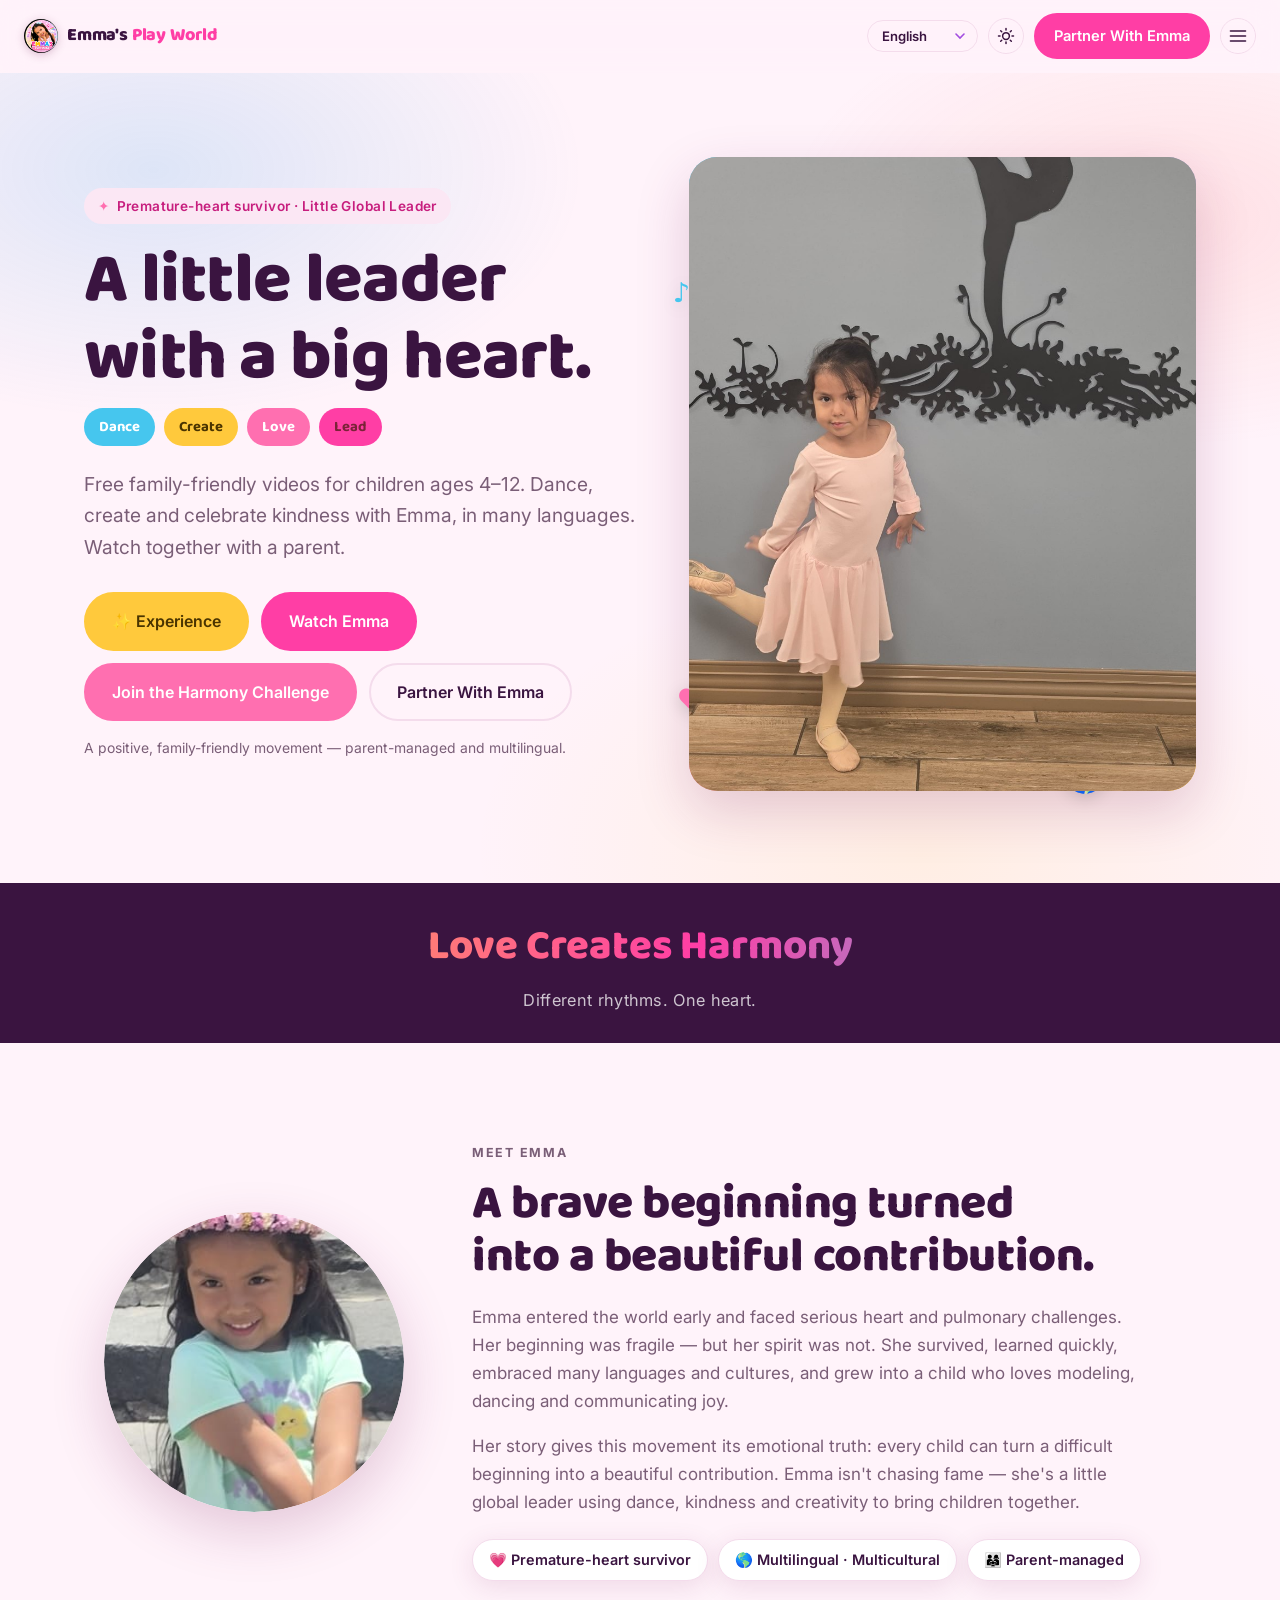
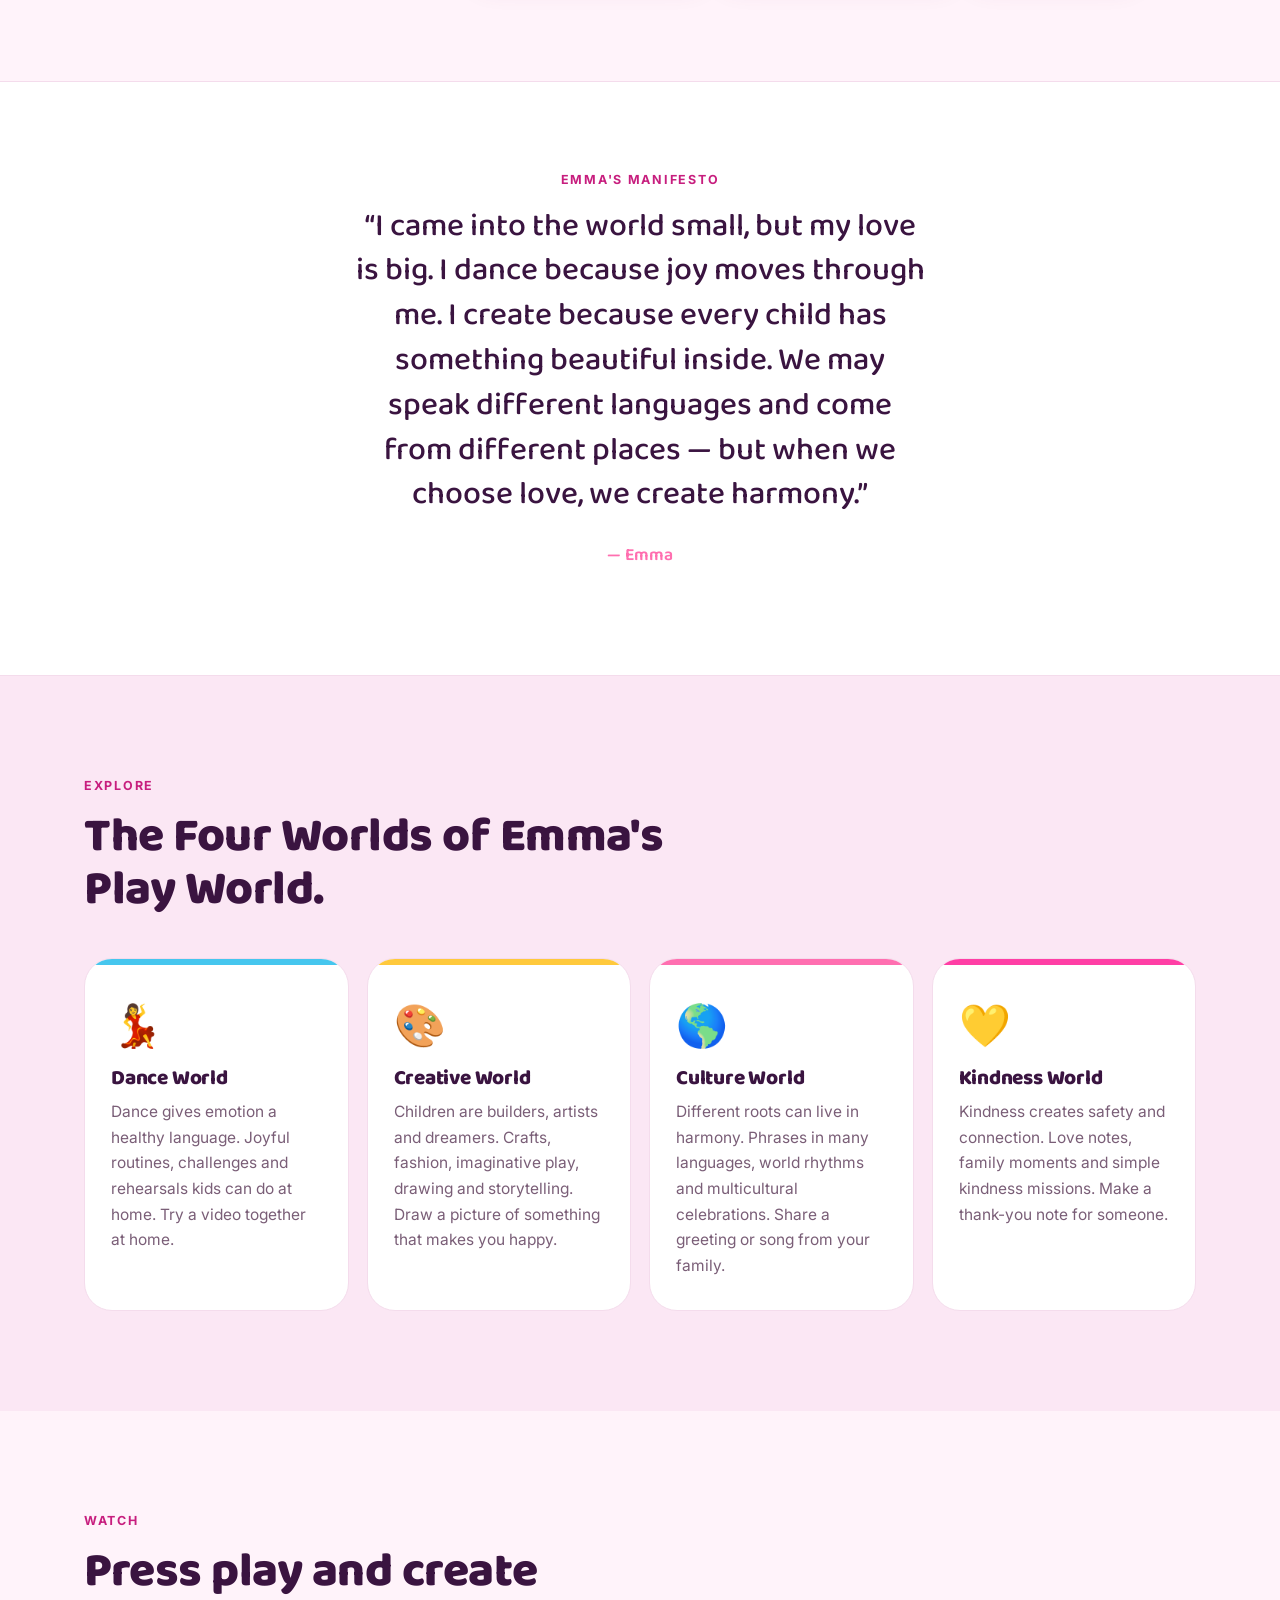
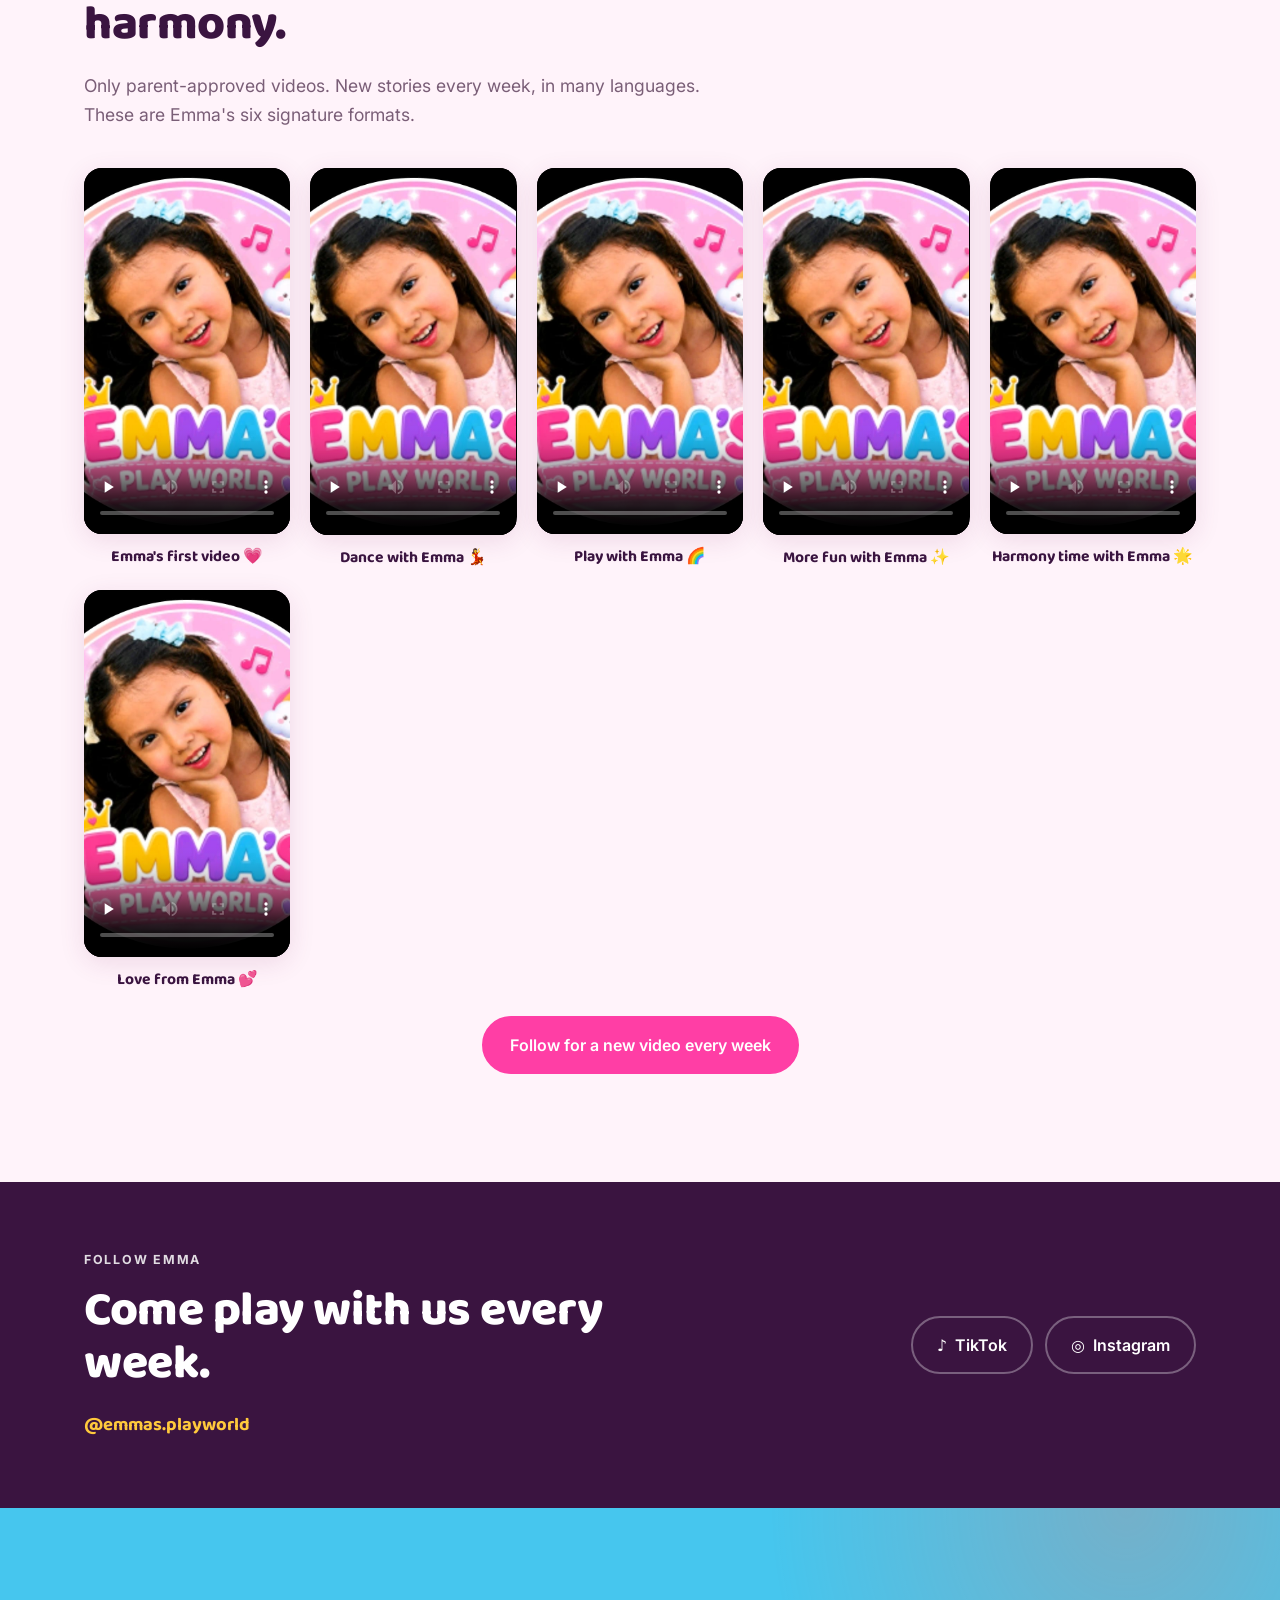
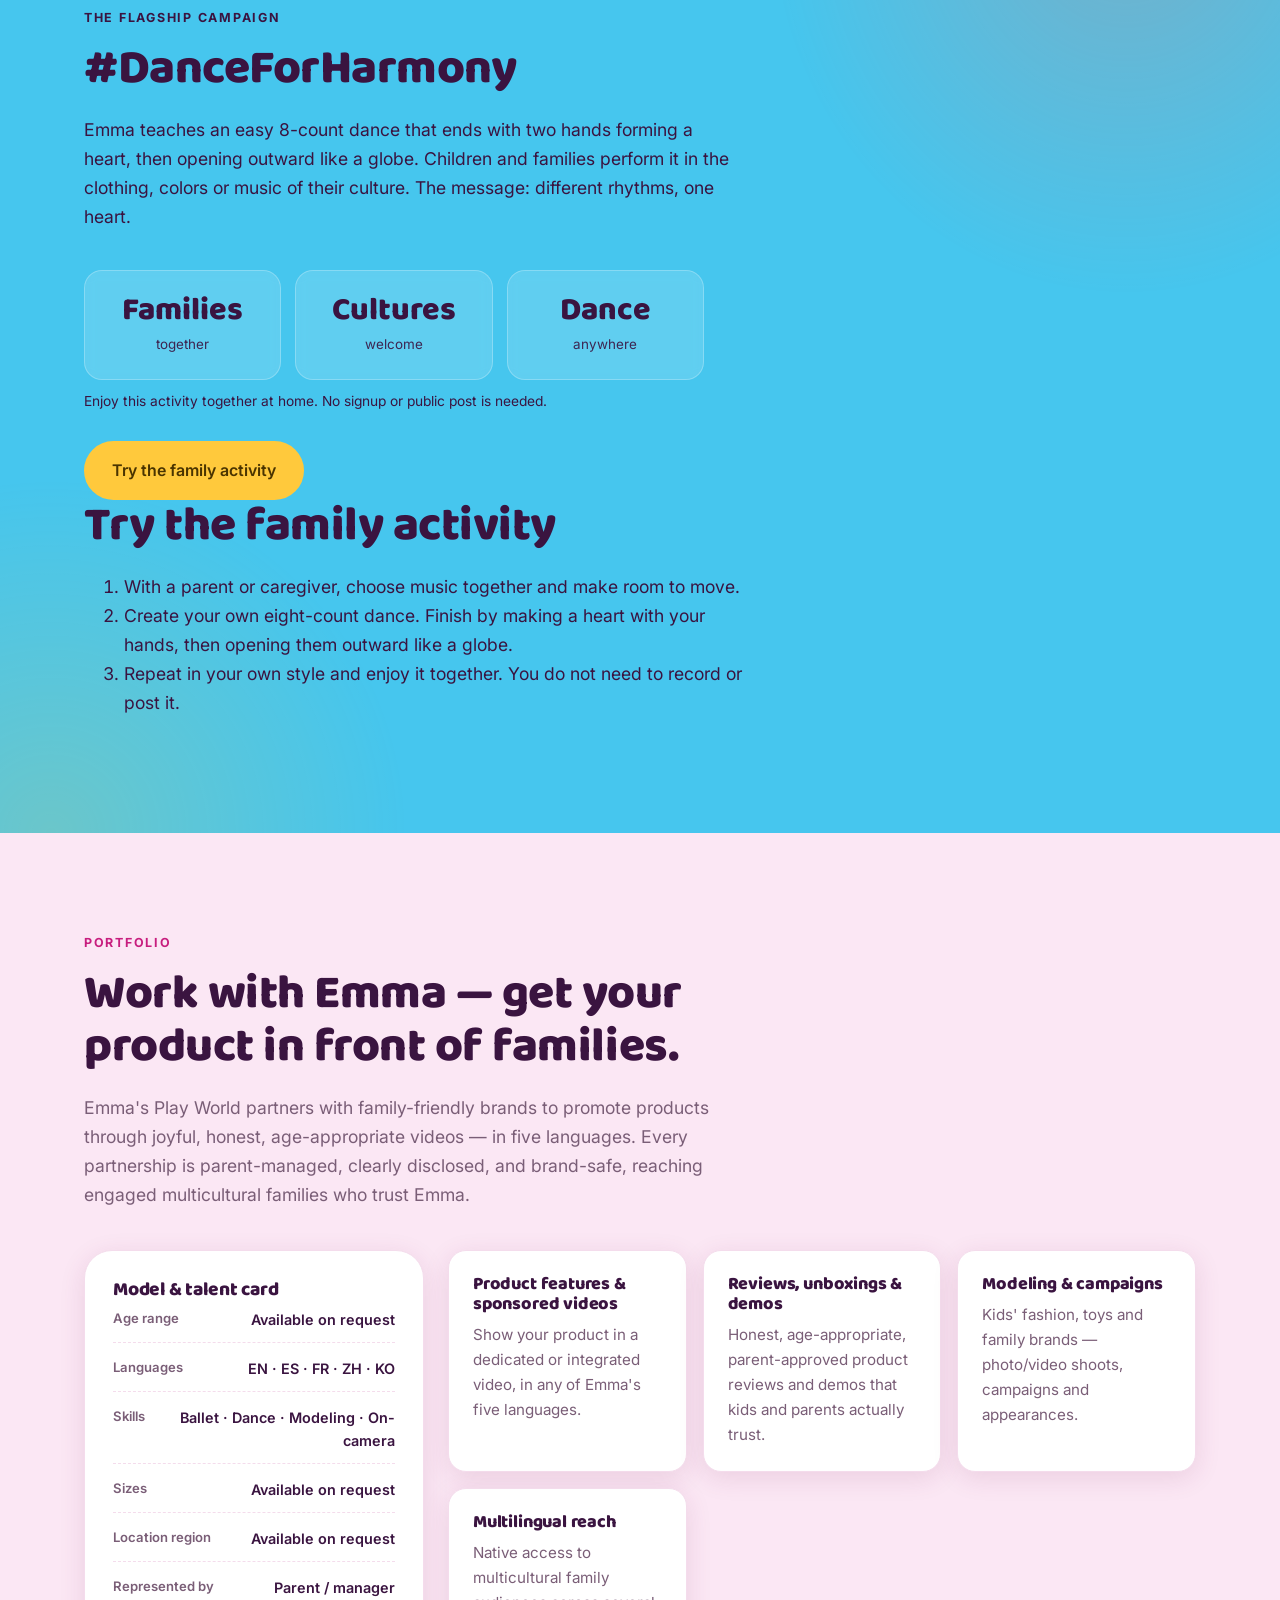
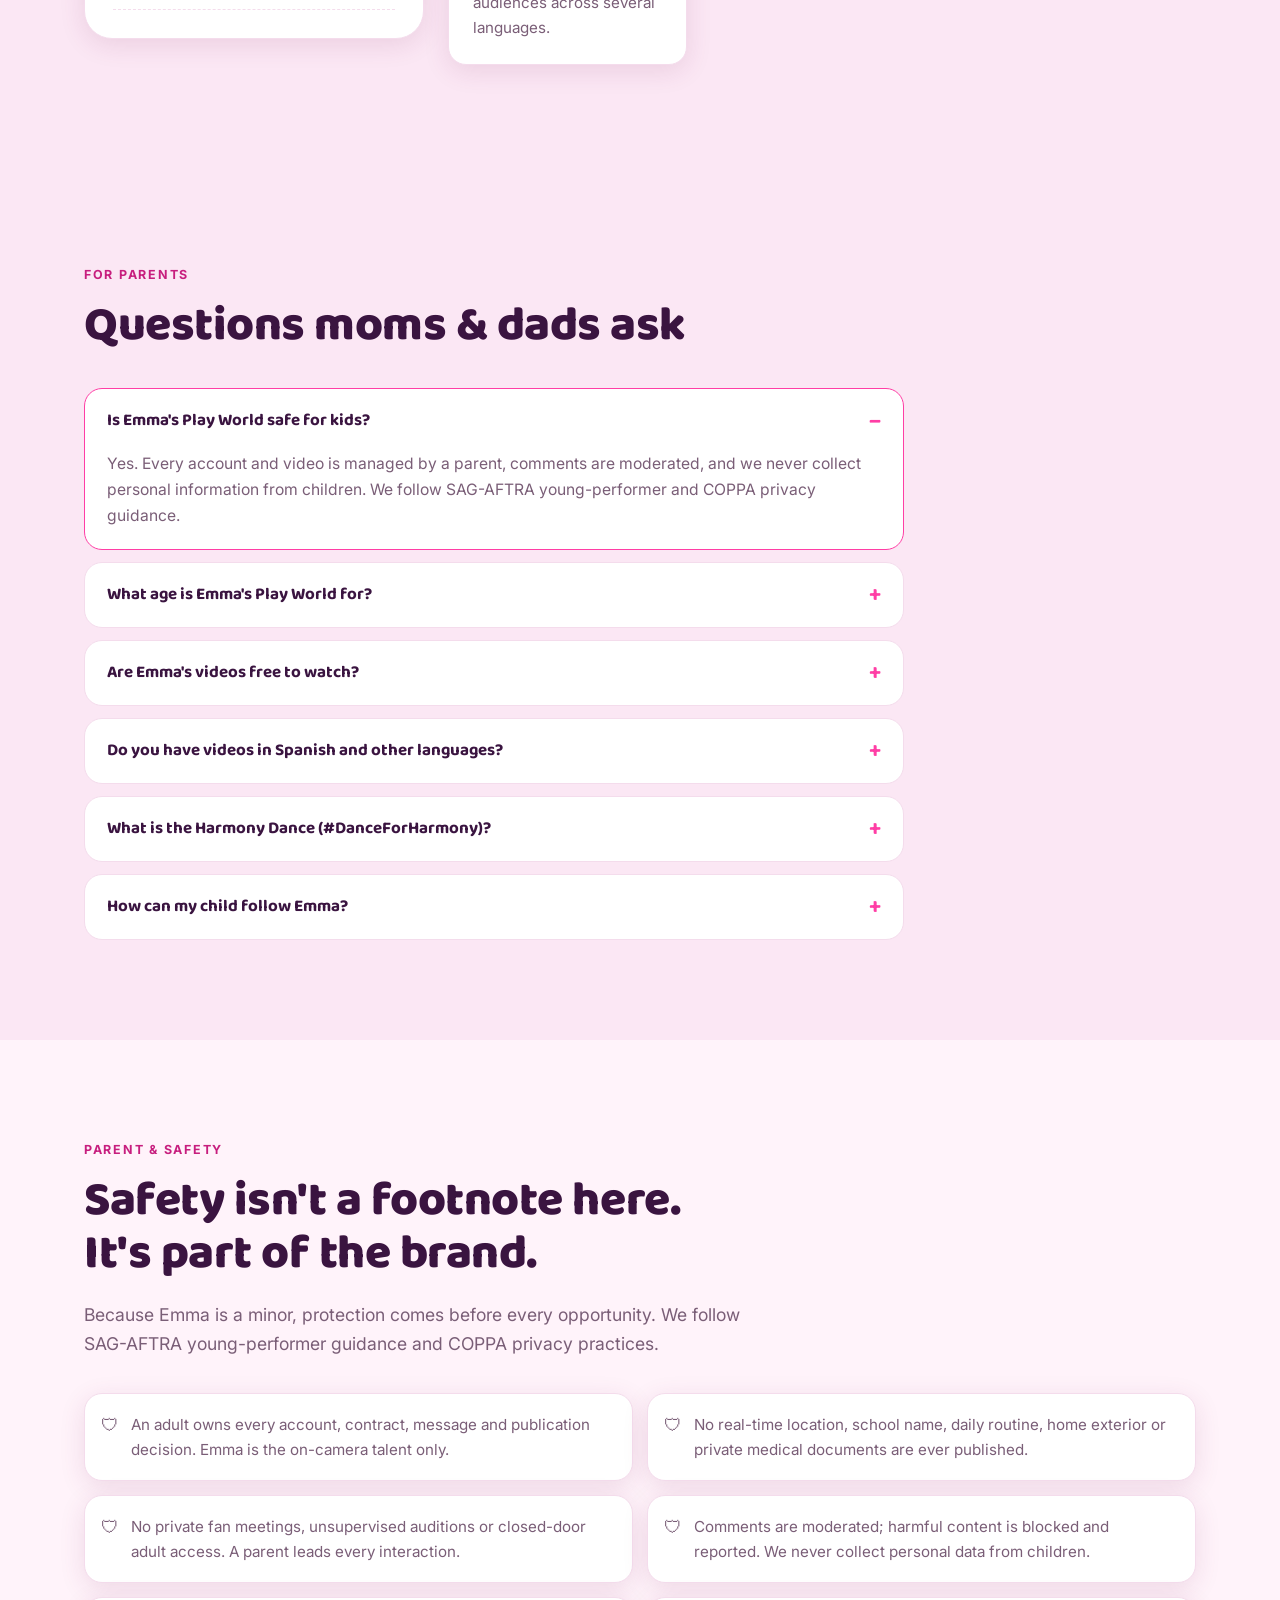
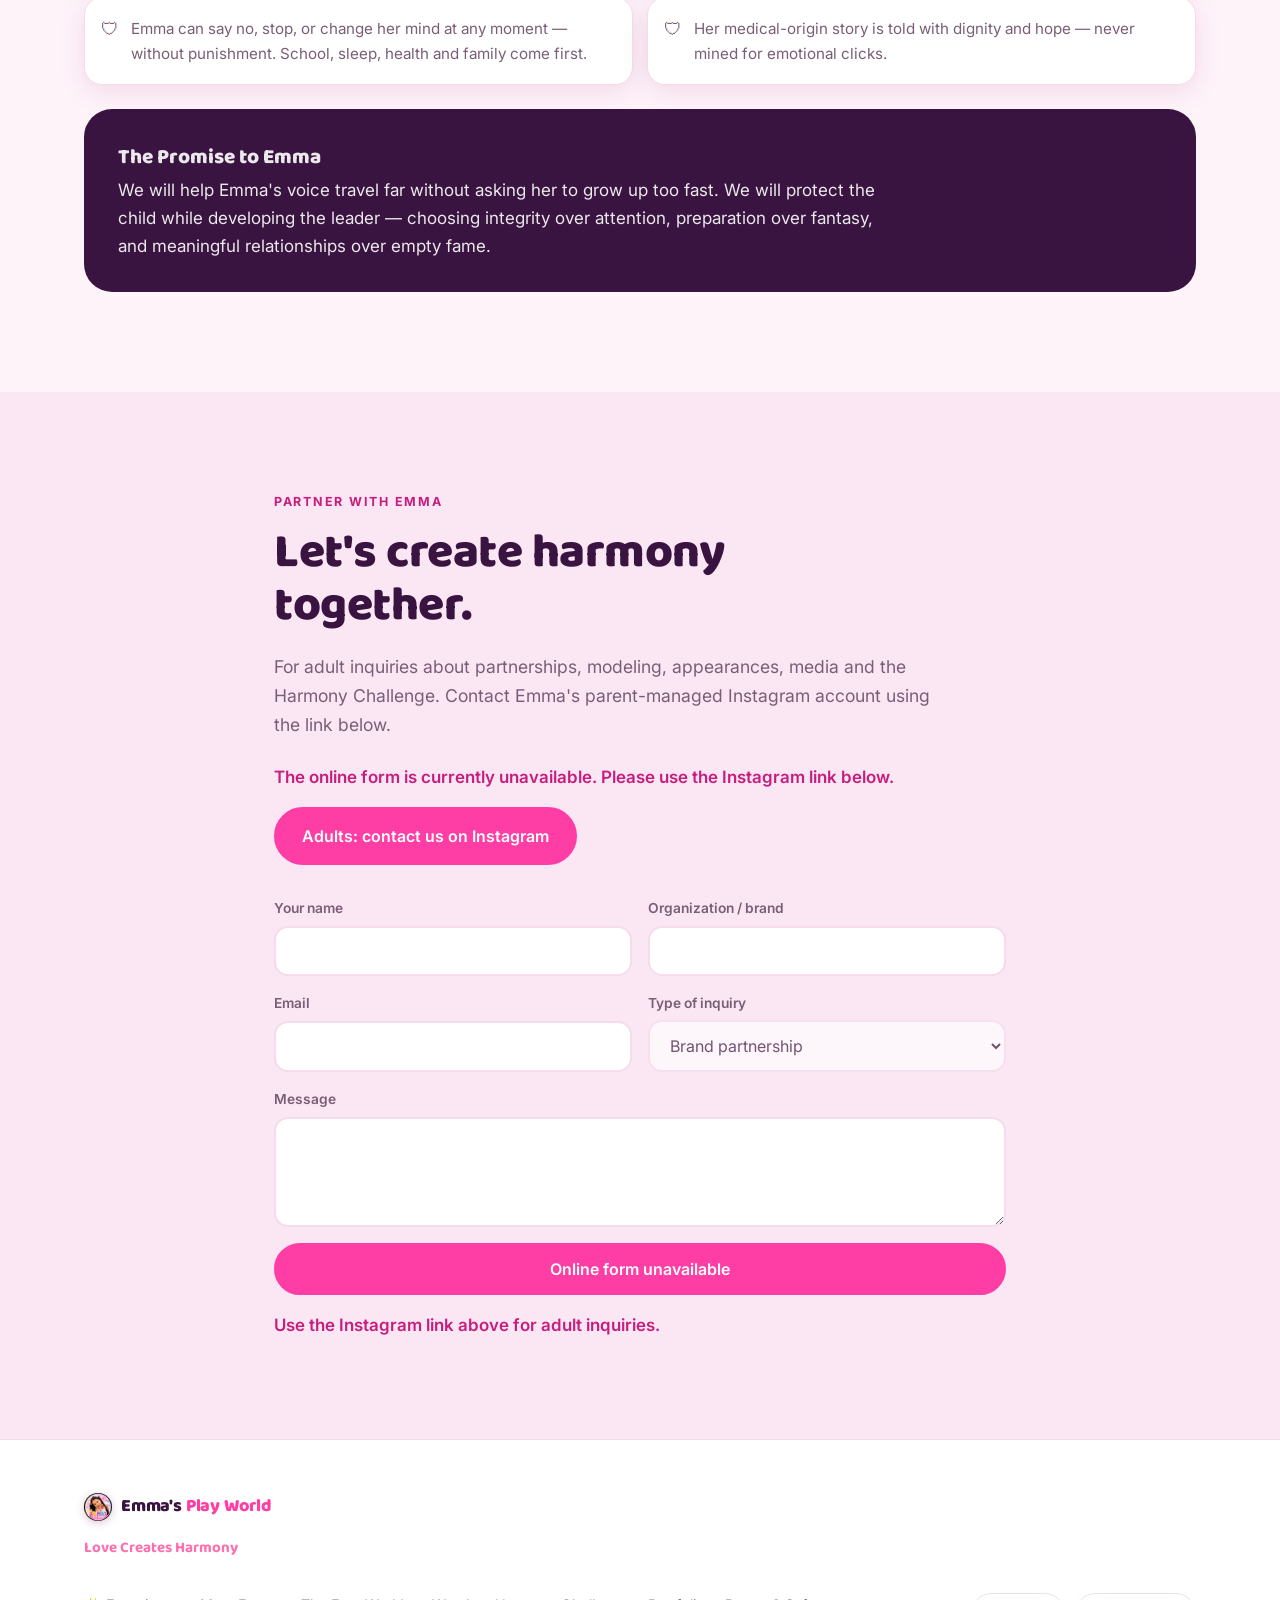
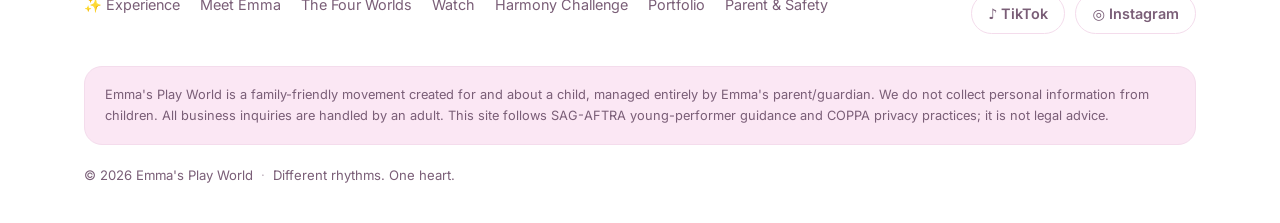
<file: fr/index.html>
<!DOCTYPE html>
<html lang="fr">
<head>
<meta charset="utf-8">
<meta name="viewport" content="width=device-width, initial-scale=1">

<meta name="epw-lang" content="fr">
<title>Emma's Play World — L'Amour Crée l'Harmonie</title>
<meta name="description" content="Un mouvement d'enfants multilingue géré par les parents. Danse, crée et répands la gentillesse avec Emma. L'Amour Crée l'Harmonie. #DanceForHarmony">
<meta name="keywords" content="kids videos for moms, safe videos for kids, free kids dance videos, videos for kids, bilingual kids content, kids dance, dance for kids, family friendly kids videos, videos para niños, niños bailando, multicultural kids, activities for kids, kids ballet, ballet for kids, little ballerina, Emma's Play World, Dance For Harmony">
<meta name="author" content="Emma's Play World">
<meta name="robots" content="index, follow, max-image-preview:large">

<link rel="canonical" href="https://www.emmasplayworld.com/fr/">
<link rel="alternate" hreflang="en" href="https://www.emmasplayworld.com/">
<link rel="alternate" hreflang="es" href="https://www.emmasplayworld.com/es/">
<link rel="alternate" hreflang="zh" href="https://www.emmasplayworld.com/zh/">
<link rel="alternate" hreflang="ko" href="https://www.emmasplayworld.com/ko/">
<link rel="alternate" hreflang="fr" href="https://www.emmasplayworld.com/fr/">
<link rel="alternate" hreflang="pt" href="https://www.emmasplayworld.com/pt/">
<link rel="alternate" hreflang="en-US" href="https://www.emmasplayworld.com/">
<link rel="alternate" hreflang="en-GB" href="https://www.emmasplayworld.com/">
<link rel="alternate" hreflang="es-US" href="https://www.emmasplayworld.com/es/">
<link rel="alternate" hreflang="es-ES" href="https://www.emmasplayworld.com/es/">
<link rel="alternate" hreflang="fr-FR" href="https://www.emmasplayworld.com/fr/">
<!-- LATAM: Mexico + Central America -->
<link rel="alternate" hreflang="es-MX" href="https://www.emmasplayworld.com/es/">
<link rel="alternate" hreflang="es-GT" href="https://www.emmasplayworld.com/es/">
<link rel="alternate" hreflang="es-HN" href="https://www.emmasplayworld.com/es/">
<link rel="alternate" hreflang="es-SV" href="https://www.emmasplayworld.com/es/">
<link rel="alternate" hreflang="es-NI" href="https://www.emmasplayworld.com/es/">
<link rel="alternate" hreflang="es-CR" href="https://www.emmasplayworld.com/es/">
<link rel="alternate" hreflang="es-PA" href="https://www.emmasplayworld.com/es/">
<!-- LATAM: Caribbean -->
<link rel="alternate" hreflang="es-CU" href="https://www.emmasplayworld.com/es/">
<link rel="alternate" hreflang="es-DO" href="https://www.emmasplayworld.com/es/">
<link rel="alternate" hreflang="es-PR" href="https://www.emmasplayworld.com/es/">
<!-- LATAM: South America -->
<link rel="alternate" hreflang="es-CO" href="https://www.emmasplayworld.com/es/">
<link rel="alternate" hreflang="es-VE" href="https://www.emmasplayworld.com/es/">
<link rel="alternate" hreflang="es-EC" href="https://www.emmasplayworld.com/es/">
<link rel="alternate" hreflang="es-PE" href="https://www.emmasplayworld.com/es/">
<link rel="alternate" hreflang="es-BO" href="https://www.emmasplayworld.com/es/">
<link rel="alternate" hreflang="es-PY" href="https://www.emmasplayworld.com/es/">
<link rel="alternate" hreflang="es-CL" href="https://www.emmasplayworld.com/es/">
<link rel="alternate" hreflang="es-AR" href="https://www.emmasplayworld.com/es/">
<link rel="alternate" hreflang="es-UY" href="https://www.emmasplayworld.com/es/">
<!-- Brazil -->
<link rel="alternate" hreflang="pt-BR" href="https://www.emmasplayworld.com/pt/">
<link rel="alternate" hreflang="x-default" href="https://www.emmasplayworld.com/">

<meta property="og:type" content="website">
<meta property="og:site_name" content="Emma's Play World">
<meta property="og:title" content="Emma's Play World — L'Amour Crée l'Harmonie">
<meta property="og:description" content="Un mouvement d'enfants multilingue géré par les parents. Danse, crée et répands la gentillesse avec Emma. L'Amour Crée l'Harmonie. #DanceForHarmony">
<meta property="og:url" content="https://www.emmasplayworld.com/fr/">
<meta property="og:image" content="https://www.emmasplayworld.com/images/logo.jpg">
<meta property="og:image:type" content="image/jpeg">
<meta property="og:image:width" content="1079">
<meta property="og:image:height" content="1048">
<meta property="og:image:alt" content="Emma's Play World — logo">
<meta property="og:locale" content="fr_FR">
<meta property="og:locale:alternate" content="es_ES">
<meta property="og:locale:alternate" content="fr_FR">
<meta property="og:locale:alternate" content="zh_CN">
<meta property="og:locale:alternate" content="ko_KR">
<meta property="og:locale:alternate" content="pt_BR">

<meta name="twitter:card" content="summary_large_image">
<meta name="twitter:title" content="Emma's Play World — L'Amour Crée l'Harmonie">
<meta name="twitter:description" content="Un mouvement d'enfants multilingue géré par les parents. Danse, crée et répands la gentillesse avec Emma. L'Amour Crée l'Harmonie. #DanceForHarmony">
<meta name="twitter:image" content="https://www.emmasplayworld.com/images/logo.jpg">
<meta name="twitter:image:alt" content="Emma's Play World — logo">

<meta name="theme-color" content="#FF3EA5">

<!-- favicons: real logo.jpg + SVG star fallback -->
<link rel="icon" type="image/svg+xml" href="data:image/svg+xml,%3Csvg xmlns='http://www.w3.org/2000/svg' viewBox='0 0 32 32'%3E%3Cpath d='M16 2l4 9 10 .8-7.6 6.4 2.4 9.8L16 22.6 7.2 28l2.4-9.8L2 11.8 12 11z' fill='%23FF3EA5'/%3E%3C/svg%3E">
<link rel="icon" href="/images/logo.jpg" sizes="any">
<link rel="apple-touch-icon" href="/images/logo.jpg">
<link rel="manifest" href="/manifest.webmanifest">

<link rel="preconnect" href="https://fonts.googleapis.com">
<link rel="preconnect" href="https://fonts.gstatic.com" crossorigin>
<link href="https://fonts.googleapis.com/css2?family=Baloo+2:wght@500;700;800&family=Inter:wght@400;500;600&display=swap" rel="stylesheet">

<link rel="stylesheet" href="/styles.css">

<!-- ── Schema.org (Person + WebSite). Parent-managed brand for a minor:
     deliberately NO birthDate, home address, or school. -->
<script type="application/ld+json">
{
  "@context": "https://schema.org",
  "@graph": [
    {
      "@type": "WebSite",
      "@id": "https://www.emmasplayworld.com/#website",
      "url": "https://www.emmasplayworld.com/",
      "name": "Emma's Play World",
      "inLanguage": ["en", "es", "fr", "zh", "ko"],
      "description": "A parent-managed children's movement — dance, creativity and kindness across cultures. Love Creates Harmony.",
      "publisher": { "@id": "https://www.emmasplayworld.com/#organization" }
    },
    {
      "@type": "Person",
      "@id": "https://www.emmasplayworld.com/#person",
      "name": "Emma",
      "alternateName": "Emma's Play World",
      "jobTitle": "Children's Performer, Dancer & Model",
      "description": "A young multilingual performer and premature-heart survivor — a multicultural 'little global leader' who uses dance, modeling, play and kindness to help children believe that love and creation bring harmony. Content is parent-managed and family-friendly.",
      "knowsLanguage": ["en", "es", "fr", "zh", "ko"],
      "url": "https://www.emmasplayworld.com/",
      "mainEntityOfPage": "https://www.emmasplayworld.com/",
      "sameAs": [
        "https://www.tiktok.com/@emmaspayworld",
        "https://www.instagram.com/emmas.playworld"
      ]
    },
    {
      "@type": "Organization",
      "@id": "https://www.emmasplayworld.com/#organization",
      "name": "Emma's Play World",
      "alternateName": "Emma's Play World — Love Creates Harmony",
      "url": "https://www.emmasplayworld.com/",
      "logo": {
        "@type": "ImageObject",
        "url": "https://www.emmasplayworld.com/images/logo.jpg",
        "width": 1079,
        "height": 1048,
        "caption": "Emma's Play World"
      },
      "image": "https://www.emmasplayworld.com/images/logo.jpg",
      "description": "A parent-managed, multilingual children's movement led by Emma — dance, ballet, creativity and kindness that help children of every culture feel they belong. Love Creates Harmony.",
      "slogan": "Love Creates Harmony",
      "foundingDate": "2026",
      "knowsLanguage": ["en", "es", "pt", "fr", "zh", "ko"],
      "founder": { "@id": "https://www.emmasplayworld.com/#person" },
      "sameAs": [
        "https://www.tiktok.com/@emmaspayworld",
        "https://www.instagram.com/emmas.playworld"
      ]
    }
  ]
}
</script>
<!-- VideoObject structured data → eligible for Google Video results worldwide. -->
<script type="application/ld+json">
{
  "@context": "https://schema.org",
  "@graph": [
    { "@type": "VideoObject", "name": "Emma's first video", "description": "Meet Emma and her multilingual kids' movement — dance, creativity and kindness. Different rhythms, one heart. #DanceForHarmony", "thumbnailUrl": "https://www.emmasplayworld.com/images/logo.jpg", "uploadDate": "2026-07-24", "contentUrl": "https://www.emmasplayworld.com/media/emma-1.mp4", "duration": "PT32S", "isFamilyFriendly": true, "inLanguage": ["en","es","fr","zh","ko"] },
    { "@type": "VideoObject", "name": "Dance with Emma", "description": "Learn Emma's Harmony Dance and try it with your own culture's music. Kids dance for harmony in five languages. #DanceForHarmony", "thumbnailUrl": "https://www.emmasplayworld.com/images/logo.jpg", "uploadDate": "2026-07-24", "contentUrl": "https://www.emmasplayworld.com/media/emma-2.mp4", "duration": "PT18S", "isFamilyFriendly": true, "inLanguage": ["en","es","fr","zh","ko"] },
    { "@type": "VideoObject", "name": "Play with Emma", "description": "Play, create and smile with Emma — wholesome, family-friendly kids' fun in five languages. Love creates harmony. #DanceForHarmony", "thumbnailUrl": "https://www.emmasplayworld.com/images/logo.jpg", "uploadDate": "2026-07-24", "contentUrl": "https://www.emmasplayworld.com/media/emma-3.mp4", "duration": "PT37S", "isFamilyFriendly": true, "inLanguage": ["en","es","fr","zh","ko"] },
    { "@type": "VideoObject", "name": "More fun with Emma", "description": "More dance, creativity and kindness with Emma, a little global leader bringing kids together across cultures. #DanceForHarmony", "thumbnailUrl": "https://www.emmasplayworld.com/images/logo.jpg", "uploadDate": "2026-07-24", "contentUrl": "https://www.emmasplayworld.com/media/emma-4.mp4", "duration": "PT47S", "isFamilyFriendly": true, "inLanguage": ["en","es","fr","zh","ko"] },
    { "@type": "VideoObject", "name": "Harmony time with Emma", "description": "Harmony time with Emma — bilingual, multicultural kids' content built on love and kindness. Different rhythms, one heart. #DanceForHarmony", "thumbnailUrl": "https://www.emmasplayworld.com/images/logo.jpg", "uploadDate": "2026-07-24", "contentUrl": "https://www.emmasplayworld.com/media/emma-5.mp4", "duration": "PT59S", "isFamilyFriendly": true, "inLanguage": ["en","es","fr","zh","ko"] },
    { "@type": "VideoObject", "name": "Love from Emma", "description": "A little leader with a big heart. Love, dance and kindness for kids and families, in five languages. #DanceForHarmony", "thumbnailUrl": "https://www.emmasplayworld.com/images/logo.jpg", "uploadDate": "2026-07-24", "contentUrl": "https://www.emmasplayworld.com/media/emma-6.mp4", "duration": "PT7S", "isFamilyFriendly": true, "inLanguage": ["en","es","fr","zh","ko"] }
  ]
}
</script>

<!-- FAQ structured data (parent questions → eligible for Google FAQ rich results). English root only; stripped from /xx/ pages. -->

</head>
<body>

<a class="skip-link" href="#main" data-en="Skip to content" data-pt="Pular para o conteúdo" data-es="Saltar al contenido" data-zh="跳到内容" data-ko="본문으로 건너뛰기" data-fr="Aller au contenu">Aller au contenu</a>

<!-- ─────────────────────────  NAV  ───────────────────────── -->
<header class="nav" id="nav">
  <div class="wrap nav__inner">
    <a class="brand" href="#top" aria-label="Emma's Play World home">
      <span class="brand__mark" aria-hidden="true">
        <img class="brand__logo" src="/images/logo.jpg" alt="" onerror="this.remove()">
      </span>
      <span class="brand__text">Emma's <em>Play World</em></span>
    </a>

    <nav class="nav__links" id="navLinks" aria-label="Main">
      <a href="/experience.html" data-en="✨ Experience" data-pt="✨ Experiência" data-es="✨ Experiencia" data-zh="✨ 沉浸体验" data-ko="✨ 체험" data-fr="✨ Expérience">✨ Expérience</a>
      <a href="#about"     data-en="Meet Emma" data-pt="Conheça a Emma"        data-es="Conoce a Emma"        data-zh="认识Emma"     data-ko="엠마 소개" data-fr="Découvrir Emma">Découvrir Emma</a>
      <a href="#worlds"    data-en="The Four Worlds" data-pt="Os Quatro Mundos"  data-es="Los Cuatro Mundos"    data-zh="四个世界"     data-ko="네 개의 세계" data-fr="Les Quatre Mondes">Les Quatre Mondes</a>
      <a href="#watch"     data-en="Watch" data-pt="Assistir"            data-es="Videos"               data-zh="观看"         data-ko="영상" data-fr="Vidéos">Vidéos</a>
      <a href="#challenge" data-en="Harmony Challenge" data-pt="Desafio da Harmonia" data-es="Reto Harmony"        data-zh="和谐挑战"     data-ko="하모니 챌린지" data-fr="Défi Harmony">Défi Harmony</a>
      <a href="#portfolio" data-en="Portfolio" data-pt="Portfólio"        data-es="Portafolio"           data-zh="作品集"       data-ko="포트폴리오" data-fr="Portfolio">Portfolio</a>
      <a href="#safety"    data-en="Parent &amp; Safety" data-pt="Pais &amp; Segurança" data-es="Padres y Seguridad" data-zh="家长与安全"  data-ko="부모 & 안전" data-fr="Parents et Sécurité">Parents et Sécurité</a>
    </nav>

    <div class="nav__tools">
      <label class="sr-only" for="langSelect" data-en="Language" data-pt="Idioma" data-es="Idioma" data-zh="语言" data-ko="언어" data-fr="Langue">Langue</label>
      <select class="langsel" id="langSelect" aria-label="Language">
        <option value="en">English</option>
        <option value="es">Español</option>
        <option value="zh">中文</option>
        <option value="ko">한국어</option>
        <option value="fr" selected>Français</option>
        <option value="pt">Português</option>
      </select>
      <button class="iconbtn" id="themeToggle" type="button" aria-label="Toggle dark mode">
        <svg viewBox="0 0 24 24" width="18" height="18" fill="none" stroke="currentColor" stroke-width="2" stroke-linecap="round">
          <circle cx="12" cy="12" r="4.5"/>
          <path d="M12 2v2M12 20v2M2 12h2M20 12h2M4.9 4.9l1.4 1.4M17.7 17.7l1.4 1.4M19.1 4.9l-1.4 1.4M6.3 17.7l-1.4 1.4"/>
        </svg>
      </button>
      <a class="btn btn--sm btn--primary" href="#partners" data-en="Partner With Emma" data-pt="Seja Parceiro da Emma" data-es="Colabora con Emma" data-zh="与Emma合作" data-ko="엠마와 협업" data-fr="Collaborer avec Emma">Collaborer avec Emma</a>
      <button class="iconbtn nav__burger" id="navBurger" type="button" aria-label="Menu" aria-expanded="false" aria-controls="navLinks">
        <svg class="nav__burger-open" viewBox="0 0 24 24" width="20" height="20" fill="none" stroke="currentColor" stroke-width="2" stroke-linecap="round"><path d="M3 6h18M3 12h18M3 18h18"/></svg>
        <svg class="nav__burger-close" viewBox="0 0 24 24" width="20" height="20" fill="none" stroke="currentColor" stroke-width="2" stroke-linecap="round"><path d="M6 6l12 12M18 6L6 18"/></svg>
      </button>
    </div>
  </div>
</header>

<main id="main">

<!-- ─────────────────────────  HERO  ───────────────────────── -->
<section class="hero" id="top">
  <div class="wrap hero__inner">
    <div class="hero__copy">
      <p class="eyebrow">
        <span class="spark" aria-hidden="true">✦</span>
        <span data-en="Premature-heart survivor · Little Global Leader" data-pt="Sobrevivente de coração prematuro · Pequena Líder Global" data-es="Sobreviviente de corazón prematuro · Pequeña Líder Global" data-zh="早产心脏幸存者 · 小小世界领袖" data-ko="미숙아 심장 생존자 · 작은 글로벌 리더" data-fr="Survivante d'un cœur prématuré · Petite Leader Mondiale">Survivante d'un cœur prématuré · Petite Leader Mondiale</span>
      </p>

      <h1 class="hero__title" data-en="A little leader with a big heart." data-pt="Uma pequena líder com um grande coração." data-es="Una pequeña líder con un gran corazón." data-zh="一个拥有大大爱心的小小领袖。" data-ko="큰 마음을 가진 작은 리더." data-fr="Une petite leader au grand cœur.">Une petite leader au grand cœur.</h1>

      <p class="hero__tags" aria-hidden="true">
        <span class="pill pill--sky"    data-en="Dance" data-pt="Dançar"  data-es="Baila" data-zh="跳舞" data-ko="춤" data-fr="Danse">Danse</span>
        <span class="pill pill--gold"   data-en="Create" data-pt="Criar" data-es="Crea"  data-zh="创作" data-ko="창작" data-fr="Créer">Créer</span>
        <span class="pill pill--coral"  data-en="Love" data-pt="Amar"   data-es="Ama"   data-zh="爱"   data-ko="사랑" data-fr="Aimer">Aimer</span>
        <span class="pill pill--pink"   data-en="Lead" data-pt="Liderar"   data-es="Guía"  data-zh="引领" data-ko="리드" data-fr="Guider">Guider</span>
      </p>

      <p class="hero__sub" data-en="Free family-friendly videos for children ages 4–12. Dance, create and celebrate kindness with Emma, in many languages. Watch together with a parent." data-pt="Vídeos gratuitos para toda a família, para crianças de 4 a 12 anos. Dance, crie e celebre a bondade com a Emma, em vários idiomas. Assista com um dos pais." data-es="Videos gratuitos para toda la familia, para niños de 4 a 12 años. Baila, crea y celebra la amabilidad con Emma, en muchos idiomas. Míralos con tu madre o tu padre." data-zh="适合4至12岁儿童和家庭观看的免费视频。和 Emma 一起跳舞、创作，用多种语言传递善意。请与家长一起观看。" data-ko="4~12세 어린이를 위한 무료 가족 친화적 영상이에요. 엠마와 함께 여러 언어로 춤추고, 만들고, 친절을 나눠요. 부모님과 함께 시청하세요." data-fr="Vidéos gratuites adaptées à toute la famille, pour les enfants de 4 à 12 ans. Danse, crée et célèbre la gentillesse avec Emma, dans plusieurs langues. Regarde-les avec un parent.">Vidéos gratuites adaptées à toute la famille, pour les enfants de 4 à 12 ans. Danse, crée et célèbre la gentillesse avec Emma, dans plusieurs langues. Regarde-les avec un parent.</p>

      <div class="hero__cta">
        <a class="btn btn--gold" href="/experience.html" data-en="✨ Experience" data-pt="✨ Experiência" data-es="✨ Experiencia" data-zh="✨ 沉浸体验" data-ko="✨ 체험" data-fr="✨ Expérience">✨ Expérience</a>
        <a class="btn btn--primary" href="#watch" data-en="Watch Emma" data-pt="Assista à Emma" data-es="Ver a Emma" data-zh="观看Emma" data-ko="엠마 보기" data-fr="Regarder Emma">Regarder Emma</a>
        <a class="btn btn--coral" href="#challenge" data-en="Join the Harmony Challenge" data-pt="Participe do Desafio da Harmonia" data-es="Únete al Reto Harmony" data-zh="加入和谐挑战" data-ko="하모니 챌린지 참여" data-fr="Rejoindre le Défi Harmony">Rejoindre le Défi Harmony</a>
        <a class="btn btn--ghost" href="#partners" data-en="Partner With Emma" data-pt="Seja Parceiro da Emma" data-es="Colabora con Emma" data-zh="与Emma合作" data-ko="엠마와 협업" data-fr="Collaborer avec Emma">Collaborer avec Emma</a>
      </div>

      <p class="hero__note" data-en="A positive, family-friendly movement — parent-managed and multilingual." data-pt="Um movimento positivo e familiar — administrado pelos pais e multilíngue." data-es="Un movimiento positivo y familiar — administrado por los padres y multilingüe." data-zh="积极、适合全家的运动——由家长管理，支持多种语言。" data-ko="긍정적이고 가족 친화적인 무브먼트 — 부모가 관리하고 여러 언어를 지원해요." data-fr="Un mouvement positif et familial — géré par les parents et multilingue.">Un mouvement positif et familial — géré par les parents et multilingue.</p>
    </div>

    <div class="hero__art">
      <div class="hero__photo">
        <!-- Emma's first ballet class 🩰 -->
        <img class="ph-img" src="/images/emma-ballet.jpg" alt="Emma in a pink ballet leotard pointing her toe, in front of a ballerina tree mural" onerror="this.remove()">
        <div class="hero__photo-inner">
          <span class="hero__photo-play" aria-hidden="true">▶</span>
          <span data-en="Emma 🩰" data-pt="Emma 🩰" data-es="Emma 🩰" data-zh="Emma 🩰" data-ko="Emma 🩰" data-fr="Emma 🩰">Emma 🩰</span>
        </div>
      </div>
      <span class="float float--star" aria-hidden="true">★</span>
      <span class="float float--heart" aria-hidden="true">♥</span>
      <span class="float float--globe" aria-hidden="true">🌎</span>
      <span class="float float--note" aria-hidden="true">♪</span>
    </div>
  </div>
</section>

<!-- ─────────────────────────  MOVEMENT BANNER  ───────────────────────── -->
<section class="band" aria-label="Movement phrase">
  <div class="wrap band__inner">
    <p class="band__phrase" data-en="Love Creates Harmony" data-pt="O Amor Cria Harmonia" data-es="El Amor Crea Armonía" data-zh="爱创造和谐" data-ko="사랑은 하모니를 만들어요" data-fr="L'Amour Crée l'Harmonie">L'Amour Crée l'Harmonie</p>
    <p class="band__sub" data-en="Different rhythms. One heart." data-pt="Ritmos diferentes. Um só coração." data-es="Diferentes ritmos. Un solo corazón." data-zh="不同的节奏，同一颗心。" data-ko="서로 다른 리듬, 하나의 마음." data-fr="Des rythmes différents. Un seul cœur.">Des rythmes différents. Un seul cœur.</p>
  </div>
</section>

<!-- ─────────────────────────  MEET EMMA  ───────────────────────── -->
<section class="section" id="about">
  <div class="wrap about">
    <div class="about__photo">
      <div class="about__ph about__ph--round">
        <img class="ph-img" src="/images/emma-hero.jpg" alt="Emma smiling, wearing a flower crown" loading="lazy" decoding="async" onerror="this.remove()" style="object-position:center 28%">
        <span>Emma's Play World</span>
      </div>
    </div>
    <div class="about__copy">
      <p class="kicker" data-en="Meet Emma" data-pt="Conheça a Emma" data-es="Conoce a Emma" data-zh="认识Emma" data-ko="엠마 소개" data-fr="Découvrir Emma">Découvrir Emma</p>
      <h2 class="h2" data-en="A brave beginning turned into a beautiful contribution." data-pt="Um começo corajoso transformado em uma bela contribuição." data-es="Un comienzo valiente convertido en una hermosa contribución." data-zh="勇敢的开始，化作美丽的贡献。" data-ko="용감한 시작이 아름다운 기여로." data-fr="Un début courageux devenu une belle contribution.">Un début courageux devenu une belle contribution.</h2>
      <p data-en="Emma entered the world early and faced serious heart and pulmonary challenges. Her beginning was fragile — but her spirit was not. She survived, learned quickly, embraced many languages and cultures, and grew into a child who loves modeling, dancing and communicating joy." data-pt="A Emma chegou ao mundo muito cedo e enfrentou sérios desafios cardíacos e pulmonares. Seu começo foi frágil — mas seu espírito não. Ela sobreviveu, aprendeu rápido, abraçou muitos idiomas e culturas, e se tornou uma criança que ama modelar, dançar e transmitir alegria." data-es="Emma llegó al mundo muy temprano y enfrentó serios desafíos de corazón y pulmones. Su comienzo fue frágil — pero su espíritu no. Sobrevivió, aprendió rápido, abrazó muchos idiomas y culturas, y se convirtió en una niña que ama modelar, bailar y transmitir alegría." data-zh="Emma很早就来到这个世界，面临严重的心脏和肺部挑战。她的起点很脆弱——但她的精神并不脆弱。她活了下来，学得很快，拥抱了多种语言和文化，成长为一个热爱模特、舞蹈和传递快乐的孩子。" data-ko="엠마는 세상에 아주 일찍 태어나 심각한 심장과 폐 문제를 겪었어요. 시작은 연약했지만, 그 정신만은 그렇지 않았죠. 엠마는 살아남았고, 빠르게 배우며 여러 언어와 문화를 품고, 모델과 춤, 그리고 기쁨을 전하는 걸 사랑하는 아이로 자랐어요." data-fr="Emma est arrivée au monde très tôt et a affronté de graves problèmes cardiaques et pulmonaires. Son début fut fragile — mais pas son esprit. Elle a survécu, appris vite, embrassé de nombreuses langues et cultures, et est devenue une enfant qui adore le mannequinat, la danse et transmettre la joie.">Emma est arrivée au monde très tôt et a affronté de graves problèmes cardiaques et pulmonaires. Son début fut fragile — mais pas son esprit. Elle a survécu, appris vite, embrassé de nombreuses langues et cultures, et est devenue une enfant qui adore le mannequinat, la danse et transmettre la joie.</p>
      <p data-en="Her story gives this movement its emotional truth: every child can turn a difficult beginning into a beautiful contribution. Emma isn't chasing fame — she's a little global leader using dance, kindness and creativity to bring children together." data-pt="A história dela dá a este movimento sua verdade emocional: toda criança pode transformar um começo difícil em uma bela contribuição. A Emma não busca fama — é uma pequena líder global que usa a dança, a bondade e a criatividade para unir as crianças." data-es="Su historia le da a este movimiento su verdad emocional: todo niño puede convertir un comienzo difícil en una hermosa contribución. Emma no busca fama — es una pequeña líder global que usa el baile, la bondad y la creatividad para unir a los niños." data-zh="她的故事赋予这场运动情感上的真谛：每个孩子都能把艰难的开始变成美丽的贡献。Emma并不追逐名气——她是一位小小的世界领袖，用舞蹈、善良和创意把孩子们连结在一起。" data-ko="엠마의 이야기는 이 무브먼트에 감정적 진실을 줘요: 모든 아이는 힘든 시작을 아름다운 기여로 바꿀 수 있어요. 엠마는 명성을 좇지 않아요 — 춤과 친절, 창의력으로 아이들을 하나로 모으는 작은 글로벌 리더예요." data-fr="Son histoire donne à ce mouvement sa vérité émotionnelle : chaque enfant peut transformer un début difficile en une belle contribution. Emma ne court pas après la célébrité — c'est une petite leader mondiale qui utilise la danse, la gentillesse et la créativité pour rassembler les enfants.">Son histoire donne à ce mouvement sa vérité émotionnelle : chaque enfant peut transformer un début difficile en une belle contribution. Emma ne court pas après la célébrité — c'est une petite leader mondiale qui utilise la danse, la gentillesse et la créativité pour rassembler les enfants.</p>
      <ul class="badges">
        <li class="badge" data-en="💗 Premature-heart survivor" data-pt="💗 Sobrevivente de coração prematuro" data-es="💗 Sobreviviente de corazón prematuro" data-zh="💗 早产心脏幸存者" data-ko="💗 미숙아 심장 생존자" data-fr="💗 Survivante d'un cœur prématuré">💗 Survivante d'un cœur prématuré</li>
        <li class="badge" data-en="🌎 Multilingual · Multicultural" data-pt="🌎 Multilíngue · Multicultural" data-es="🌎 Multilingüe · Multicultural" data-zh="🌎 多语 · 多元文化" data-ko="🌎 다국어 · 다문화" data-fr="🌎 Multilingue · Multiculturelle">🌎 Multilingue · Multiculturelle</li>
        <li class="badge" data-en="👨‍👩‍👧 Parent-managed" data-pt="👨‍👩‍👧 Administrado pelos pais" data-es="👨‍👩‍👧 Administrado por padres" data-zh="👨‍👩‍👧 家长管理" data-ko="👨‍👩‍👧 부모 관리" data-fr="👨‍👩‍👧 Gérée par les parents">👨‍👩‍👧 Gérée par les parents</li>
      </ul>
    </div>
  </div>
</section>

<!-- ─────────────────────────  MANIFESTO  ───────────────────────── -->
<section class="manifesto" id="manifesto">
  <div class="wrap">
    <p class="kicker kicker--center" data-en="Emma's manifesto" data-pt="O manifesto da Emma" data-es="El manifiesto de Emma" data-zh="Emma的宣言" data-ko="엠마의 선언" data-fr="Le manifeste d'Emma">Le manifeste d'Emma</p>
    <blockquote class="manifesto__quote" data-en="&ldquo;I came into the world small, but my love is big. I dance because joy moves through me. I create because every child has something beautiful inside. We may speak different languages and come from different places — but when we choose love, we create harmony.&rdquo;" data-pt="&ldquo;Cheguei ao mundo pequena, mas o meu amor é grande. Eu danço porque a alegria passa por mim. Eu crio porque toda criança tem algo lindo por dentro. Podemos falar idiomas diferentes e vir de lugares diferentes — mas quando escolhemos o amor, criamos harmonia.&rdquo;" data-es="&ldquo;Llegué al mundo pequeña, pero mi amor es grande. Bailo porque la alegría se mueve a través de mí. Creo porque cada niño tiene algo hermoso por dentro. Podemos hablar diferentes idiomas y venir de lugares distintos — pero cuando elegimos el amor, creamos armonía.&rdquo;" data-zh="「我来到这个世界时很小，但我的爱很大。我跳舞，因为快乐在我心中流动。我创作，因为每个孩子内心都有美好的东西。我们也许说着不同的语言、来自不同的地方——但当我们选择爱，就创造了和谐。」" data-ko="「나는 아주 작게 태어났지만, 내 사랑은 커요. 기쁨이 내 안에서 흐르기에 나는 춤춰요. 모든 아이의 마음속엔 아름다운 것이 있기에 나는 창작해요. 우리는 서로 다른 언어를 쓰고 다른 곳에서 왔지만 — 사랑을 선택하면, 하모니를 만들어요.」" data-fr="«Je suis venue au monde toute petite, mais mon amour est grand. Je danse parce que la joie coule en moi. Je crée parce que chaque enfant a quelque chose de beau en lui. Nous parlons peut-être des langues différentes et venons d'endroits différents — mais lorsque nous choisissons l'amour, nous créons l'harmonie.»">«Je suis venue au monde toute petite, mais mon amour est grand. Je danse parce que la joie coule en moi. Je crée parce que chaque enfant a quelque chose de beau en lui. Nous parlons peut-être des langues différentes et venons d'endroits différents — mais lorsque nous choisissons l'amour, nous créons l'harmonie.»</blockquote>
    <p class="manifesto__sign" data-en="— Emma" data-pt="— Emma" data-es="— Emma" data-zh="— Emma" data-ko="— Emma" data-fr="— Emma">— Emma</p>
  </div>
</section>

<!-- ─────────────────────────  THE FOUR WORLDS  ───────────────────────── -->
<section class="section section--tint" id="worlds">
  <div class="wrap">
    <p class="kicker" data-en="Explore" data-pt="Explore" data-es="Explora" data-zh="探索" data-ko="둘러보기" data-fr="Explorer">Explorer</p>
    <h2 class="h2" data-en="The Four Worlds of Emma's Play World." data-pt="Os Quatro Mundos do Emma's Play World." data-es="Los Cuatro Mundos de Emma's Play World." data-zh="Emma's Play World的四个世界。" data-ko="엠마의 플레이 월드, 네 개의 세계." data-fr="Les Quatre Mondes d'Emma's Play World.">Les Quatre Mondes d'Emma's Play World.</h2>

    <div class="worlds">
      <article id="dance-world" class="world world--dance">
        <span class="world__emoji" aria-hidden="true">💃</span>
        <h3 data-en="Dance World" data-pt="Mundo da Dança" data-es="Mundo del Baile" data-zh="舞蹈世界" data-ko="댄스 월드" data-fr="Monde de la Danse">Monde de la Danse</h3>
        <p data-en="Dance gives emotion a healthy language. Joyful routines, challenges and rehearsals kids can do at home. Try a video together at home." data-pt="A dança dá à emoção uma linguagem saudável. Rotinas alegres, desafios e ensaios que as crianças podem fazer em casa. Experimente um vídeo em família em casa." data-es="El baile le da a la emoción un lenguaje sano. Rutinas alegres, retos y ensayos que los niños pueden hacer en casa. Prueben un video juntos en casa." data-zh="舞蹈让情感有了健康的语言。孩子们可以在家跟着做的快乐律动、挑战和排练。 在家一起跟着视频试一试。" data-ko="춤은 감정에 건강한 언어를 줘요. 집에서 따라 할 수 있는 즐거운 루틴, 챌린지, 연습. 집에서 함께 영상을 보고 따라 해 보세요." data-fr="La danse donne à l'émotion un langage sain. Des chorégraphies joyeuses, des défis et des répétitions que les enfants peuvent faire à la maison. Essayez une vidéo ensemble à la maison.">La danse donne à l'émotion un langage sain. Des chorégraphies joyeuses, des défis et des répétitions que les enfants peuvent faire à la maison. Essayez une vidéo ensemble à la maison.</p>
      </article>
      <article id="create-world" class="world world--create">
        <span class="world__emoji" aria-hidden="true">🎨</span>
        <h3 data-en="Creative World" data-pt="Mundo Criativo" data-es="Mundo Creativo" data-zh="创意世界" data-ko="크리에이티브 월드" data-fr="Monde Créatif">Monde Créatif</h3>
        <p data-en="Children are builders, artists and dreamers. Crafts, fashion, imaginative play, drawing and storytelling. Draw a picture of something that makes you happy." data-pt="As crianças são construtoras, artistas e sonhadoras. Artesanato, moda, brincadeiras imaginativas, desenho e histórias. Desenhe algo que deixa você feliz." data-es="Los niños son constructores, artistas y soñadores. Manualidades, moda, juego imaginativo, dibujo y cuentos. Dibuja algo que te haga feliz." data-zh="孩子是建造者、艺术家和梦想家。手工、时尚、想象力游戏、绘画和讲故事。 画一幅让你开心的事物。" data-ko="아이들은 만드는 사람, 예술가, 꿈꾸는 사람이에요. 만들기, 패션, 상상 놀이, 그림, 이야기. 나를 행복하게 하는 것을 그려 보세요." data-fr="Les enfants sont des bâtisseurs, des artistes et des rêveurs. Bricolage, mode, jeux imaginatifs, dessin et contes. Dessine quelque chose qui te rend heureux.">Les enfants sont des bâtisseurs, des artistes et des rêveurs. Bricolage, mode, jeux imaginatifs, dessin et contes. Dessine quelque chose qui te rend heureux.</p>
      </article>
      <article id="culture-world" class="world world--culture">
        <span class="world__emoji" aria-hidden="true">🌎</span>
        <h3 data-en="Culture World" data-pt="Mundo da Cultura" data-es="Mundo Cultural" data-zh="文化世界" data-ko="컬처 월드" data-fr="Monde des Cultures">Monde des Cultures</h3>
        <p data-en="Different roots can live in harmony. Phrases in many languages, world rhythms and multicultural celebrations. Share a greeting or song from your family." data-pt="Raízes diferentes podem viver em harmonia. Frases em vários idiomas, ritmos do mundo e celebrações multiculturais. Compartilhe uma saudação ou uma canção da sua família." data-es="Raíces distintas pueden vivir en armonía. Frases en muchos idiomas, ritmos del mundo y celebraciones multiculturales. Comparte un saludo o una canción de tu familia." data-zh="不同的根也能和谐共存。多种语言的短语、世界节奏和多元文化庆典。 分享家人的一句问候或一首歌。" data-ko="서로 다른 뿌리도 하모니를 이룰 수 있어요. 여러 언어의 표현, 세계의 리듬, 다문화 축제. 우리 가족의 인사말이나 노래를 나눠 보세요." data-fr="Des racines différentes peuvent vivre en harmonie. Des expressions en plusieurs langues, des rythmes du monde et des fêtes multiculturelles. Partage une salutation ou une chanson de ta famille.">Des racines différentes peuvent vivre en harmonie. Des expressions en plusieurs langues, des rythmes du monde et des fêtes multiculturelles. Partage une salutation ou une chanson de ta famille.</p>
      </article>
      <article id="kindness-world" class="world world--kind">
        <span class="world__emoji" aria-hidden="true">💛</span>
        <h3 data-en="Kindness World" data-pt="Mundo da Bondade" data-es="Mundo de la Bondad" data-zh="善良世界" data-ko="카인드니스 월드" data-fr="Monde de la Gentillesse">Monde de la Gentillesse</h3>
        <p data-en="Kindness creates safety and connection. Love notes, family moments and simple kindness missions. Make a thank-you note for someone." data-pt="A bondade cria segurança e conexão. Bilhetes de amor, momentos em família e missões simples de bondade. Faça um bilhete de agradecimento para alguém." data-es="La bondad crea seguridad y conexión. Notas de amor, momentos en familia y misiones sencillas de bondad. Haz una nota de agradecimiento para alguien." data-zh="善良带来安全与连结。爱心便条、家庭时光和简单的善良小任务。 为一个人写一张感谢卡。" data-ko="친절은 안전과 연결을 만들어요. 사랑의 쪽지, 가족의 순간, 그리고 간단한 친절 미션. 누군가에게 감사 카드를 만들어 보세요." data-fr="La gentillesse crée la sécurité et le lien. Petits mots d'amour, moments en famille et petites missions de gentillesse. Prépare un petit mot de remerciement pour quelqu'un.">La gentillesse crée la sécurité et le lien. Petits mots d'amour, moments en famille et petites missions de gentillesse. Prépare un petit mot de remerciement pour quelqu'un.</p>
      </article>
    </div>
  </div>
</section>

<!-- ─────────────────────────  WATCH  ───────────────────────── -->
<section class="section" id="watch">
  <div class="wrap">
    <p class="kicker" data-en="Watch" data-pt="Assistir" data-es="Videos" data-zh="观看" data-ko="영상" data-fr="Vidéos">Vidéos</p>
    <h2 class="h2" data-en="Press play and create harmony." data-pt="Aperte o play e crie harmonia." data-es="Dale play y crea armonía." data-zh="按下播放，创造和谐。" data-ko="재생을 누르고 하모니를 만들어요." data-fr="Appuie sur play et crée l'harmonie.">Appuie sur play et crée l'harmonie.</h2>
    <p class="lead" data-en="Only parent-approved videos. New stories every week, in many languages. These are Emma's six signature formats." data-pt="Apenas vídeos aprovados pelos pais. Novas histórias toda semana, em vários idiomas. Estes são os seis formatos exclusivos da Emma." data-es="Solo videos aprobados por los padres. Nuevas historias cada semana, en varios idiomas. Estos son los seis formatos insignia de Emma." data-zh="只发布家长审核过的视频。每周都有新故事，支持多种语言。这是Emma的六个招牌栏目。" data-ko="부모가 승인한 영상만 올려요. 매주 새로운 이야기를 여러 언어로. 엠마의 대표 6가지 포맷이에요." data-fr="Uniquement des vidéos approuvées par les parents. De nouvelles histoires chaque semaine, en plusieurs langues. Voici les six formats phares d'Emma.">Uniquement des vidéos approuvées par les parents. De nouvelles histoires chaque semaine, en plusieurs langues. Voici les six formats phares d'Emma.</p>

    <!-- Emma's real videos -->
    <div class="vidgrid">
      <figure class="vidcard">
        <div class="vidcard__frame"><video controls playsinline preload="none" poster="/images/logo.jpg"><source src="/media/emma-1.mp4" type="video/mp4"></video></div>
        <figcaption data-en="Emma's first video 💗" data-pt="O primeiro vídeo da Emma 💗" data-es="El primer video de Emma 💗" data-fr="La première vidéo d'Emma 💗" data-zh="Emma的第一个视频 💗" data-ko="엠마의 첫 영상 💗">La première vidéo d'Emma 💗</figcaption>
      </figure>
      <figure class="vidcard">
        <div class="vidcard__frame"><video controls playsinline preload="none" poster="/images/logo.jpg"><source src="/media/emma-2.mp4" type="video/mp4"></video></div>
        <figcaption data-en="Dance with Emma 💃" data-pt="Dance com a Emma 💃" data-es="Baila con Emma 💃" data-fr="Danse avec Emma 💃" data-zh="和Emma一起跳舞 💃" data-ko="엠마와 함께 춤을 💃">Danse avec Emma 💃</figcaption>
      </figure>
      <figure class="vidcard">
        <div class="vidcard__frame"><video controls playsinline preload="none" poster="/images/logo.jpg"><source src="/media/emma-3.mp4" type="video/mp4"></video></div>
        <figcaption data-en="Play with Emma 🌈" data-pt="Brinque com a Emma 🌈" data-es="Juega con Emma 🌈" data-fr="Joue avec Emma 🌈" data-zh="和Emma一起玩 🌈" data-ko="엠마와 함께 놀아요 🌈">Joue avec Emma 🌈</figcaption>
      </figure>
      <figure class="vidcard">
        <div class="vidcard__frame"><video controls playsinline preload="none" poster="/images/logo.jpg"><source src="/media/emma-4.mp4" type="video/mp4"></video></div>
        <figcaption data-en="More fun with Emma ✨" data-pt="Mais diversão com a Emma ✨" data-es="Más diversión con Emma ✨" data-fr="Encore plus avec Emma ✨" data-zh="和Emma更多欢乐 ✨" data-ko="엠마와 더 즐거운 시간 ✨">Encore plus avec Emma ✨</figcaption>
      </figure>
      <figure class="vidcard">
        <div class="vidcard__frame"><video controls playsinline preload="none" poster="/images/logo.jpg"><source src="/media/emma-5.mp4" type="video/mp4"></video></div>
        <figcaption data-en="Harmony time with Emma 🌟" data-pt="Hora da harmonia com a Emma 🌟" data-es="Momento de armonía con Emma 🌟" data-fr="Un moment d'harmonie avec Emma 🌟" data-zh="和Emma的和谐时光 🌟" data-ko="엠마와 하모니 타임 🌟">Un moment d'harmonie avec Emma 🌟</figcaption>
      </figure>
      <figure class="vidcard">
        <div class="vidcard__frame"><video controls playsinline preload="none" poster="/images/logo.jpg"><source src="/media/emma-6.mp4" type="video/mp4"></video></div>
        <figcaption data-en="Love from Emma 💕" data-pt="Amor da Emma 💕" data-es="Con cariño, Emma 💕" data-fr="Avec amour, Emma 💕" data-zh="Emma的爱心时刻 💕" data-ko="엠마의 사랑을 담아 💕">Avec amour, Emma 💕</figcaption>
      </figure>
    </div>
    <p class="vidgrid__cta"><a class="btn btn--primary" href="#follow" data-en="Follow for a new video every week" data-pt="Siga para um novo vídeo toda semana" data-es="Sigue para un nuevo video cada semana" data-fr="Suis pour une nouvelle vidéo chaque semaine" data-zh="关注，每周都有新视频" data-ko="매주 새 영상을 위해 팔로우">Suis pour une nouvelle vidéo chaque semaine</a></p>

  </div>
</section>

<!-- ─────────────────────────  FOLLOW  ───────────────────────── -->
<section class="follow" id="follow">
  <div class="wrap follow__inner">
    <div class="follow__text">
      <p class="kicker kicker--light" data-en="Follow Emma" data-pt="Siga a Emma" data-es="Sigue a Emma" data-zh="关注Emma" data-ko="엠마 팔로우" data-fr="Suivre Emma">Suivre Emma</p>
      <h2 class="h2 h2--light" data-en="Come play with us every week." data-pt="Venha brincar com a gente toda semana." data-es="Ven a jugar con nosotros cada semana." data-zh="每周都来和我们一起玩。" data-ko="매주 우리와 함께 놀아요." data-fr="Viens jouer avec nous chaque semaine.">Viens jouer avec nous chaque semaine.</h2>
      <p class="follow__handle">@emmas.playworld</p>
    </div>
    <div class="follow__links">
      <a class="social__btn" href="https://www.tiktok.com/@emmaspayworld" target="_blank" rel="noopener noreferrer">
        <span aria-hidden="true">♪</span> TikTok
      </a>
      <a class="social__btn" href="https://www.instagram.com/emmas.playworld" target="_blank" rel="noopener noreferrer">
        <span aria-hidden="true">◎</span> Instagram
      </a>
    </div>
  </div>
</section>

<!-- ─────────────────────────  HARMONY CHALLENGE  ───────────────────────── -->
<section class="section challenge" id="challenge">
  <div class="wrap">
    <div class="challenge__head">
      <p class="kicker kicker--light" data-en="The flagship campaign" data-pt="A campanha principal" data-es="La campaña insignia" data-zh="旗舰活动" data-ko="대표 캠페인" data-fr="La campagne phare">La campagne phare</p>
      <h2 class="h2 h2--light">#DanceForHarmony</h2>
      <p class="lead lead--light" data-en="Emma teaches an easy 8-count dance that ends with two hands forming a heart, then opening outward like a globe. Children and families perform it in the clothing, colors or music of their culture. The message: different rhythms, one heart." data-pt="A Emma ensina uma dança fácil de 8 tempos que termina com as duas mãos formando um coração e depois se abrindo como um globo. Crianças e famílias a dançam com as roupas, cores ou música da sua cultura. A mensagem: ritmos diferentes, um só coração." data-es="Emma enseña un baile sencillo de 8 tiempos que termina con las dos manos formando un corazón, y luego abriéndose como un globo terráqueo. Los niños y las familias lo bailan con la ropa, los colores o la música de su cultura. El mensaje: diferentes ritmos, un solo corazón." data-zh="Emma教一段简单的8拍舞蹈，最后双手合成一颗心，再像地球一样向外展开。孩子和家庭们穿上自己文化的服装、颜色或音乐来跳。寓意是：不同的节奏，同一颗心。" data-ko="엠마가 쉬운 8박자 춤을 알려줘요. 두 손으로 하트를 만들고, 지구본처럼 바깥으로 펼쳐지며 끝나요. 아이들과 가족은 자기 문화의 옷, 색, 음악으로 춤춰요. 메시지는: 서로 다른 리듬, 하나의 마음." data-fr="Emma enseigne une danse facile en 8 temps qui se termine par deux mains formant un cœur, puis s'ouvrant vers l'extérieur comme un globe. Les enfants et les familles la dansent avec les vêtements, les couleurs ou la musique de leur culture. Le message : des rythmes différents, un seul cœur.">Emma enseigne une danse facile en 8 temps qui se termine par deux mains formant un cœur, puis s'ouvrant vers l'extérieur comme un globe. Les enfants et les familles la dansent avec les vêtements, les couleurs ou la musique de leur culture. Le message : des rythmes différents, un seul cœur.</p>
    </div>

    <div class="counter">
      <div class="counter__item"><span class="counter__num" data-en="Families" data-pt="Famílias" data-es="Familias" data-zh="家庭" data-ko="가족" data-fr="Familles">Familles</span><span class="counter__label" data-en="together" data-pt="juntas" data-es="juntas" data-zh="一起同乐" data-ko="함께" data-fr="ensemble">ensemble</span></div>
      <div class="counter__item"><span class="counter__num" data-en="Cultures" data-pt="Culturas" data-es="Culturas" data-zh="文化" data-ko="문화" data-fr="Cultures">Cultures</span><span class="counter__label" data-en="welcome" data-pt="bem-vindas" data-es="bienvenidas" data-zh="欢迎每种文化" data-ko="모두 환영해요" data-fr="bienvenues">bienvenues</span></div>
      <div class="counter__item"><span class="counter__num" data-en="Dance" data-pt="Dance" data-es="Baila" data-zh="起舞" data-ko="춤" data-fr="Dansez">Dansez</span><span class="counter__label" data-en="anywhere" data-pt="onde você estiver" data-es="donde estés" data-zh="随时随地" data-ko="어디서나" data-fr="où que vous soyez">où que vous soyez</span></div>
    </div>
    <p class="counter__note" data-en="Enjoy this activity together at home. No signup or public post is needed." data-pt="Divirtam-se com esta atividade em casa. Não é preciso se cadastrar nem publicar nada." data-es="Disfruten esta actividad juntos en casa. No hace falta registrarse ni publicar nada." data-zh="在家一起享受这个活动。无需注册，也无需公开发布。" data-ko="집에서 함께 즐겨 보세요. 가입하거나 공개 게시물을 올릴 필요가 없어요." data-fr="Amusez-vous ensemble à la maison. Aucune inscription ni publication n'est nécessaire.">Amusez-vous ensemble à la maison. Aucune inscription ni publication n'est nécessaire.</p>

    <div class="challenge__cta">
      <a class="btn btn--gold" href="#challenge-steps" data-en="Try the family activity" data-pt="Experimente a atividade em família" data-es="Prueba la actividad en familia" data-zh="一起试试家庭活动" data-ko="가족 활동을 해 보세요" data-fr="Essayez l'activité en famille">Essayez l'activité en famille</a>
    </div>

    <div class="challenge__head" id="challenge-steps">
      <h3 class="h2 h2--light" data-en="Try the family activity" data-pt="Experimente a atividade em família" data-es="Prueba la actividad en familia" data-zh="一起试试家庭活动" data-ko="가족 활동을 해 보세요" data-fr="Essayez l'activité en famille">Essayez l'activité en famille</h3>
      <ol class="lead lead--light">
        <li data-en="With a parent or caregiver, choose music together and make room to move." data-pt="Com um dos pais ou responsável, escolham uma música e preparem espaço para se movimentar." data-es="Con un padre, madre o cuidador, elijan música y hagan espacio para moverse." data-zh="和家长或照护者一起选一首音乐，腾出活动空间。" data-ko="부모님이나 보호자와 함께 음악을 고르고 움직일 공간을 마련해요." data-fr="Avec un parent ou un adulte responsable, choisissez une musique et faites de la place pour bouger.">Avec un parent ou un adulte responsable, choisissez une musique et faites de la place pour bouger.</li>
        <li data-en="Create your own eight-count dance. Finish by making a heart with your hands, then opening them outward like a globe." data-pt="Criem sua própria dança de oito tempos. Terminem formando um coração com as mãos e depois abrindo-as como um globo." data-es="Creen su propio baile de ocho tiempos. Terminen formando un corazón con las manos y abriéndolas como un globo." data-zh="编一段自己的八拍舞蹈。最后用双手比心，再像地球一样向外展开。" data-ko="우리만의 여덟 박자 춤을 만들어요. 마지막에는 손으로 하트를 만든 뒤 지구본처럼 바깥으로 펼쳐요." data-fr="Inventez votre danse en huit temps. Terminez en formant un cœur avec les mains, puis en les ouvrant comme un globe.">Inventez votre danse en huit temps. Terminez en formant un cœur avec les mains, puis en les ouvrant comme un globe.</li>
        <li data-en="Repeat in your own style and enjoy it together. You do not need to record or post it." data-pt="Repitam do seu jeito e divirtam-se juntos. Não é preciso gravar nem publicar." data-es="Repitan a su manera y disfruten juntos. No hace falta grabarlo ni publicarlo." data-zh="按自己的风格再跳一次，一起享受快乐。无需录制或发布。" data-ko="우리만의 스타일로 다시 추며 함께 즐겨요. 촬영하거나 게시할 필요는 없어요." data-fr="Recommencez à votre façon et amusez-vous ensemble. Vous n'avez pas besoin de filmer ni de publier.">Recommencez à votre façon et amusez-vous ensemble. Vous n'avez pas besoin de filmer ni de publier.</li>
      </ol>
    </div>
  </div>
</section>

<!-- ─────────────────────────  PORTFOLIO / PARTNERS  ───────────────────────── -->
<section class="section section--tint" id="portfolio">
  <div class="wrap">
    <p class="kicker" data-en="Portfolio" data-pt="Portfólio" data-es="Portafolio" data-zh="作品集" data-ko="포트폴리오" data-fr="Portfolio">Portfolio</p>
    <h2 class="h2" data-en="Work with Emma — get your product in front of families." data-pt="Trabalhe com a Emma — leve seu produto até as famílias." data-es="Colabora con Emma — lleva tu producto a las familias." data-zh="与 Emma 合作——把你的产品带到家庭面前。" data-ko="엠마와 협업하세요 — 제품을 가족들에게 소개하세요." data-fr="Collaborez avec Emma — présentez votre produit aux familles.">Collaborez avec Emma — présentez votre produit aux familles.</h2>
    <p class="lead" data-en="Emma's Play World partners with family-friendly brands to promote products through joyful, honest, age-appropriate videos — in five languages. Every partnership is parent-managed, clearly disclosed, and brand-safe, reaching engaged multicultural families who trust Emma." data-pt="O Emma's Play World faz parcerias com marcas familiares para promover produtos por meio de vídeos alegres, honestos e adequados à idade — em cinco idiomas. Toda parceria é administrada pelos pais, claramente divulgada e segura para a marca, alcançando famílias multiculturais engajadas que confiam na Emma." data-es="Emma's Play World colabora con marcas familiares para promocionar productos mediante videos alegres, honestos y apropiados para la edad — en cinco idiomas. Cada colaboración es administrada por los padres, claramente divulgada y segura para la marca, llegando a familias multiculturales y comprometidas que confían en Emma." data-zh="Emma's Play World 与适合家庭的品牌合作，通过欢乐、诚实、适龄的视频推广产品——用五种语言呈现。每次合作都由家长管理、明确标注且对品牌安全，触达信任 Emma 的多元文化、高互动家庭。" data-ko="엠마의 플레이 월드는 가족 친화적 브랜드와 협업해 즐겁고 정직하며 연령에 맞는 영상으로 제품을 알려요 — 다섯 개 언어로. 모든 협업은 부모가 관리하고 광고임을 명확히 표시하며 브랜드 안전을 지켜, 엠마를 신뢰하는 참여도 높은 다문화 가족에게 다가가요." data-fr="Emma's Play World s'associe à des marques familiales pour promouvoir des produits via des vidéos joyeuses, honnêtes et adaptées à l'âge — en cinq langues. Chaque partenariat est géré par les parents, clairement divulgué et sûr pour la marque, touchant des familles multiculturelles et engagées qui font confiance à Emma.">Emma's Play World s'associe à des marques familiales pour promouvoir des produits via des vidéos joyeuses, honnêtes et adaptées à l'âge — en cinq langues. Chaque partenariat est géré par les parents, clairement divulgué et sûr pour la marque, touchant des familles multiculturelles et engagées qui font confiance à Emma.</p>

    <div class="portfolio">
      <div class="modelcard">
        <h3 data-en="Model &amp; talent card" data-pt="Cartão de modelo &amp; talento" data-es="Ficha de modelo y talento" data-zh="模特与才艺卡" data-ko="모델 & 탤런트 카드" data-fr="Fiche mannequin et talent">Fiche mannequin et talent</h3>
        <dl class="modelcard__grid">
          <div><dt data-en="Age range" data-pt="Faixa etária" data-es="Rango de edad" data-zh="年龄段" data-ko="연령대" data-fr="Tranche d'âge">Tranche d'âge</dt><dd data-en="Available on request" data-pt="Disponível mediante solicitação" data-es="Disponible a petición" data-zh="可联系咨询" data-ko="요청 시 안내" data-fr="Disponible sur demande">Disponible sur demande</dd></div>
          <div><dt data-en="Languages" data-pt="Idiomas" data-es="Idiomas" data-zh="语言" data-ko="언어" data-fr="Langues">Langues</dt><dd data-en="EN · ES · FR · ZH · KO" data-pt="EN · ES · FR · ZH · KO" data-es="EN · ES · FR · ZH · KO" data-zh="英 · 西 · 法 · 中 · 韩" data-ko="영 · 스 · 프 · 중 · 한" data-fr="EN · ES · FR · ZH · KO">EN · ES · FR · ZH · KO</dd></div>
          <div><dt data-en="Skills" data-pt="Habilidades" data-es="Habilidades" data-zh="技能" data-ko="스킬" data-fr="Compétences">Compétences</dt><dd data-en="Ballet · Dance · Modeling · On-camera" data-pt="Balé · Dança · Modelo · Câmera" data-es="Ballet · Baile · Modelaje · En cámara" data-zh="芭蕾 · 舞蹈 · 模特 · 出镜" data-ko="발레 · 춤 · 모델 · 카메라" data-fr="Ballet · Danse · Mannequinat · Caméra">Ballet · Danse · Mannequinat · Caméra</dd></div>
          <div><dt data-en="Sizes" data-pt="Tamanhos" data-es="Tallas" data-zh="尺码" data-ko="사이즈" data-fr="Tailles">Tailles</dt><dd data-en="Available on request" data-pt="Disponível mediante solicitação" data-es="Disponible a petición" data-zh="可联系咨询" data-ko="요청 시 안내" data-fr="Disponible sur demande">Disponible sur demande</dd></div>
          <div><dt data-en="Location region" data-pt="Região" data-es="Región" data-zh="所在地区" data-ko="지역" data-fr="Région">Région</dt><dd data-en="Available on request" data-pt="Disponível mediante solicitação" data-es="Disponible a petición" data-zh="可联系咨询" data-ko="요청 시 안내" data-fr="Disponible sur demande">Disponible sur demande</dd></div>
          <div><dt data-en="Represented by" data-pt="Representada por" data-es="Representada por" data-zh="代理" data-ko="대리인" data-fr="Représentée par">Représentée par</dt><dd data-en="Parent / manager" data-pt="Pai/mãe / responsável" data-es="Padre / representante" data-zh="家长 / 经纪人" data-ko="부모 / 매니저" data-fr="Parent / manager">Parent / manager</dd></div>
        </dl>
      </div>

      <div class="offer">
        <article class="offer__item">
          <h3 data-en="Product features &amp; sponsored videos" data-pt="Destaques de produtos &amp; vídeos patrocinados" data-es="Producto destacado y videos patrocinados" data-zh="产品展示与赞助视频" data-ko="제품 소개 &amp; 스폰서 영상" data-fr="Mise en avant de produits &amp; vidéos sponsorisées">Mise en avant de produits &amp; vidéos sponsorisées</h3>
          <p data-en="Show your product in a dedicated or integrated video, in any of Emma's five languages." data-pt="Mostre seu produto em um vídeo dedicado ou integrado, em qualquer um dos cinco idiomas da Emma." data-es="Muestra tu producto en un video dedicado o integrado, en cualquiera de los cinco idiomas de Emma." data-zh="在专属或植入视频中展示你的产品，可用 Emma 的五种语言之一。" data-ko="전용 또는 통합 영상으로 제품을 소개해요 — 엠마의 다섯 개 언어 중 하나로." data-fr="Présentez votre produit dans une vidéo dédiée ou intégrée, dans l'une des cinq langues d'Emma.">Présentez votre produit dans une vidéo dédiée ou intégrée, dans l'une des cinq langues d'Emma.</p>
        </article>
        <article class="offer__item">
          <h3 data-en="Reviews, unboxings &amp; demos" data-pt="Avaliações, unboxings &amp; demonstrações" data-es="Reseñas, unboxings y demostraciones" data-zh="测评、开箱与演示" data-ko="리뷰 · 언박싱 · 데모" data-fr="Avis, unboxings &amp; démos">Avis, unboxings &amp; démos</h3>
          <p data-en="Honest, age-appropriate, parent-approved product reviews and demos that kids and parents actually trust." data-pt="Avaliações e demonstrações de produtos honestas, adequadas à idade e aprovadas pelos pais, em que crianças e pais realmente confiam." data-es="Reseñas y demostraciones de producto honestas, apropiadas para la edad y aprobadas por los padres, en las que niños y padres confían." data-zh="诚实、适龄、家长审核的产品测评和演示，孩子和家长都信任。" data-ko="정직하고 연령에 맞으며 부모가 승인한 제품 리뷰와 데모 — 아이도 부모도 신뢰해요." data-fr="Des avis et démos de produits honnêtes, adaptés à l'âge et approuvés par les parents, en qui enfants et parents ont confiance.">Des avis et démos de produits honnêtes, adaptés à l'âge et approuvés par les parents, en qui enfants et parents ont confiance.</p>
        </article>
        <article class="offer__item">
          <h3 data-en="Modeling &amp; campaigns" data-pt="Modelo &amp; campanhas" data-es="Modelaje y campañas" data-zh="模特与广告活动" data-ko="모델 &amp; 캠페인" data-fr="Mannequinat &amp; campagnes">Mannequinat &amp; campagnes</h3>
          <p data-en="Kids' fashion, toys and family brands — photo/video shoots, campaigns and appearances." data-pt="Moda infantil, brinquedos e marcas familiares — ensaios de foto/vídeo, campanhas e aparições." data-es="Moda infantil, juguetes y marcas familiares — sesiones de foto/video, campañas y apariciones." data-zh="童装、玩具和家庭品牌——拍照/拍视频、广告活动和出席。" data-ko="아동 패션·장난감·가족 브랜드 — 사진·영상 촬영, 캠페인, 출연." data-fr="Mode enfantine, jouets et marques familiales — séances photo/vidéo, campagnes et apparitions.">Mode enfantine, jouets et marques familiales — séances photo/vidéo, campagnes et apparitions.</p>
        </article>
        <article class="offer__item">
          <h3 data-en="Multilingual reach" data-pt="Alcance multilíngue" data-es="Alcance multilingüe" data-zh="多语触达" data-ko="다국어 도달" data-fr="Portée multilingue">Portée multilingue</h3>
          <p data-en="Native access to multicultural family audiences across several languages." data-pt="Acesso nativo a públicos de famílias multiculturais em vários idiomas." data-es="Acceso nativo a audiencias familiares multiculturales en varios idiomas." data-zh="原生触达跨越多种语言的多元文化家庭受众。" data-ko="여러 언어에 걸친 다문화 가족 시청자에게 자연스럽게 도달." data-fr="Un accès natif à des audiences familiales multiculturelles dans plusieurs langues.">Un accès natif à des audiences familiales multiculturelles dans plusieurs langues.</p>
        </article>
      </div>
    </div>
  </div>
</section>

<!-- ─────────────────────────  FAQ (parents / SEO)  ───────────────────────── -->
<section class="section section--tint" id="faq">
  <div class="wrap">
    <p class="kicker" data-en="For parents" data-pt="Para os pais" data-es="Para padres" data-fr="Pour les parents" data-zh="给家长" data-ko="부모님께">Pour les parents</p>
    <h2 class="h2" data-en="Questions moms &amp; dads ask" data-pt="Perguntas que mães &amp; pais fazem" data-es="Preguntas que hacen mamás y papás" data-fr="Les questions que posent les parents" data-zh="爸爸妈妈常问的问题" data-ko="엄마 아빠가 자주 묻는 질문">Les questions que posent les parents</h2>
    <div class="faq">
      <details class="faq__item" open>
        <summary data-en="Is Emma's Play World safe for kids?" data-pt="O Emma's Play World é seguro para as crianças?" data-es="¿Es Emma's Play World seguro para los niños?" data-fr="Emma's Play World est-il sûr pour les enfants ?" data-zh="Emma's Play World 对孩子安全吗？" data-ko="Emma's Play World는 아이에게 안전한가요?">Emma's Play World est-il sûr pour les enfants ?</summary>
        <p data-en="Yes. Every account and video is managed by a parent, comments are moderated, and we never collect personal information from children. We follow SAG-AFTRA young-performer and COPPA privacy guidance." data-pt="Sim. Cada conta e vídeo é administrado por um dos pais, os comentários são moderados e nunca coletamos informações pessoais das crianças. Seguimos as orientações da SAG-AFTRA para jovens artistas e as práticas de privacidade da COPPA." data-es="Sí. Cada cuenta y video es administrado por un padre, los comentarios son moderados y nunca recopilamos información personal de los niños. Seguimos las guías de SAG-AFTRA para jóvenes talentos y de privacidad COPPA." data-fr="Oui. Chaque compte et vidéo est géré par un parent, les commentaires sont modérés et nous ne collectons jamais d'informations personnelles auprès des enfants. Nous suivons les recommandations SAG-AFTRA pour les jeunes artistes et la confidentialité COPPA." data-zh="安全。每个账号和视频都由家长管理，评论经过审核，我们绝不收集儿童的个人信息。我们遵循 SAG-AFTRA 未成年表演者和 COPPA 隐私准则。" data-ko="네. 모든 계정과 영상은 부모가 관리하고, 댓글은 관리되며, 아이들의 개인정보는 절대 수집하지 않아요. SAG-AFTRA 아동 공연자 및 COPPA 개인정보 지침을 따릅니다.">Oui. Chaque compte et vidéo est géré par un parent, les commentaires sont modérés et nous ne collectons jamais d'informations personnelles auprès des enfants. Nous suivons les recommandations SAG-AFTRA pour les jeunes artistes et la confidentialité COPPA.</p>
      </details>
      <details class="faq__item">
        <summary data-en="What age is Emma's Play World for?" data-pt="Para que idade é o Emma's Play World?" data-es="¿Para qué edad es Emma's Play World?" data-fr="Pour quel âge est Emma's Play World ?" data-zh="Emma's Play World 适合几岁的孩子？" data-ko="Emma's Play World는 몇 살을 위한 건가요?">Pour quel âge est Emma's Play World ?</summary>
        <p data-en="It's made for children ages 4–12 and the parents who watch with them — wholesome dance, creativity and kindness the whole family can enjoy." data-pt="É feito para crianças de 4 a 12 anos e para os pais que assistem com elas — dança, criatividade e bondade saudáveis que toda a família pode aproveitar." data-es="Está hecho para niños de 4 a 12 años y los padres que los acompañan — baile, creatividad y bondad sanos que toda la familia puede disfrutar." data-fr="Il est conçu pour les enfants de 4 à 12 ans et les parents qui les accompagnent — danse, créativité et gentillesse saines pour toute la famille." data-zh="专为 4 到 12 岁的孩子以及陪伴他们的父母打造——健康的舞蹈、创意和善良，全家都能享受。" data-ko="4~12세 아이들과 함께 보는 부모를 위해 만들었어요 — 온 가족이 즐길 수 있는 건강한 춤과 창의력, 친절이에요.">Il est conçu pour les enfants de 4 à 12 ans et les parents qui les accompagnent — danse, créativité et gentillesse saines pour toute la famille.</p>
      </details>
      <details class="faq__item">
        <summary data-en="Are Emma's videos free to watch?" data-pt="Os vídeos da Emma são gratuitos?" data-es="¿Los videos de Emma son gratis?" data-fr="Les vidéos d'Emma sont-elles gratuites ?" data-zh="Emma 的视频免费观看吗？" data-ko="엠마의 영상은 무료인가요?">Les vidéos d'Emma sont-elles gratuites ?</summary>
        <p data-en="Yes — all of Emma's videos are free and family-friendly. Watch them right here, or follow along on TikTok and Instagram." data-pt="Sim — todos os vídeos da Emma são gratuitos e para toda a família. Assista aqui mesmo ou acompanhe no TikTok e no Instagram." data-es="Sí — todos los videos de Emma son gratis y aptos para toda la familia. Míralos aquí mismo o síguela en TikTok e Instagram." data-fr="Oui — toutes les vidéos d'Emma sont gratuites et familiales. Regarde-les ici même, ou suis-la sur TikTok et Instagram." data-zh="免费——Emma 的所有视频都免费且适合全家观看。你可以在这里观看，或在 TikTok 和 Instagram 上关注。" data-ko="네 — 엠마의 모든 영상은 무료이고 가족 친화적이에요. 여기서 보거나 틱톡과 인스타그램에서 팔로우하세요.">Oui — toutes les vidéos d'Emma sont gratuites et familiales. Regarde-les ici même, ou suis-la sur TikTok et Instagram.</p>
      </details>
      <details class="faq__item">
        <summary data-en="Do you have videos in Spanish and other languages?" data-pt="Vocês têm vídeos em espanhol e outros idiomas?" data-es="¿Tienen videos en español y otros idiomas?" data-fr="Avez-vous des vidéos en espagnol et dans d'autres langues ?" data-zh="有西班牙语和其他语言的视频吗？" data-ko="스페인어와 다른 언어 영상도 있나요?">Avez-vous des vidéos en espagnol et dans d'autres langues ?</summary>
        <p data-en="Yes! Emma creates in five languages — English, Spanish, French, Chinese and Korean — so bilingual and multicultural families feel right at home." data-pt="Sim! A Emma cria em cinco idiomas — inglês, espanhol, francês, chinês e coreano — para que famílias bilíngues e multiculturais se sintam em casa." data-es="¡Sí! Emma crea en cinco idiomas — inglés, español, francés, chino y coreano — para que las familias bilingües y multiculturales se sientan como en casa." data-fr="Oui ! Emma crée en cinq langues — anglais, espagnol, français, chinois et coréen — pour que les familles bilingues et multiculturelles se sentent chez elles." data-zh="有！Emma 用五种语言创作——英语、西班牙语、法语、中文和韩语——让双语和多元文化家庭倍感亲切。" data-ko="네! 엠마는 영어, 스페인어, 프랑스어, 중국어, 한국어 다섯 개 언어로 만들어, 이중언어·다문화 가정도 편안해요.">Oui ! Emma crée en cinq langues — anglais, espagnol, français, chinois et coréen — pour que les familles bilingues et multiculturelles se sentent chez elles.</p>
      </details>
      <details class="faq__item">
        <summary data-en="What is the Harmony Dance (#DanceForHarmony)?" data-pt="O que é a Dança da Harmonia (#DanceForHarmony)?" data-es="¿Qué es el Baile de la Armonía (#DanceForHarmony)?" data-fr="Qu'est-ce que la Danse de l'Harmonie (#DanceForHarmony) ?" data-zh="什么是和谐舞（#DanceForHarmony）？" data-ko="하모니 댄스(#DanceForHarmony)가 뭐예요?">Qu'est-ce que la Danse de l'Harmonie (#DanceForHarmony) ?</summary>
        <p data-en="It's Emma's easy 8-count dance that ends with two hands forming a heart, then opening like a globe. Families dance it in their own culture's music — different rhythms, one heart." data-pt="É a dança fácil de 8 tempos da Emma que termina com as duas mãos formando um coração e depois se abrindo como um globo. As famílias a dançam com a música da sua própria cultura — ritmos diferentes, um só coração." data-es="Es el sencillo baile de 8 tiempos de Emma que termina con las manos formando un corazón y abriéndose como un globo terráqueo. Las familias lo bailan con la música de su cultura — diferentes ritmos, un corazón." data-fr="C'est la danse facile d'Emma en 8 temps qui se termine par deux mains formant un cœur, puis s'ouvrant comme un globe. Les familles la dansent avec la musique de leur culture — des rythmes différents, un seul cœur." data-zh="这是 Emma 简单的 8 拍舞蹈，最后双手合成一颗心，再像地球一样展开。家庭们用自己文化的音乐来跳——不同的节奏，同一颗心。" data-ko="엠마의 쉬운 8박자 춤으로, 두 손으로 하트를 만든 뒤 지구본처럼 펼쳐지며 끝나요. 가족들은 자기 문화의 음악으로 춰요 — 서로 다른 리듬, 하나의 마음.">C'est la danse facile d'Emma en 8 temps qui se termine par deux mains formant un cœur, puis s'ouvrant comme un globe. Les familles la dansent avec la musique de leur culture — des rythmes différents, un seul cœur.</p>
      </details>
      <details class="faq__item">
        <summary data-en="How can my child follow Emma?" data-pt="Como meu filho pode seguir a Emma?" data-es="¿Cómo puede mi hijo seguir a Emma?" data-fr="Comment mon enfant peut-il suivre Emma ?" data-zh="我的孩子怎么关注 Emma？" data-ko="우리 아이가 엠마를 어떻게 팔로우하나요?">Comment mon enfant peut-il suivre Emma ?</summary>
        <p data-en="Follow Emma's parent-managed channels on TikTok (@emmaspayworld) and Instagram (@emmas.playworld) for a new video every week." data-pt="Siga os canais da Emma, administrados pelos pais, no TikTok (@emmaspayworld) e no Instagram (@emmas.playworld) para um novo vídeo toda semana." data-es="Sigue los canales de Emma, administrados por sus padres, en TikTok (@emmaspayworld) e Instagram (@emmas.playworld) para un nuevo video cada semana." data-fr="Suivez les comptes d'Emma, gérés par ses parents, sur TikTok (@emmaspayworld) et Instagram (@emmas.playworld) pour une nouvelle vidéo chaque semaine." data-zh="关注由家长管理的 Emma 频道：TikTok（@emmaspayworld）和 Instagram（@emmas.playworld），每周都有新视频。" data-ko="부모가 관리하는 엠마의 채널을 팔로우하세요 — 틱톡(@emmaspayworld), 인스타그램(@emmas.playworld). 매주 새 영상이 올라와요.">Suivez les comptes d'Emma, gérés par ses parents, sur TikTok (@emmaspayworld) et Instagram (@emmas.playworld) pour une nouvelle vidéo chaque semaine.</p>
      </details>
    </div>
  </div>
</section>

<!-- ─────────────────────────  PARENT & SAFETY  ───────────────────────── -->
<section class="section" id="safety">
  <div class="wrap safety">
    <div class="safety__intro">
      <p class="kicker" data-en="Parent &amp; safety" data-pt="Pais &amp; segurança" data-es="Padres y seguridad" data-zh="家长与安全" data-ko="부모 & 안전" data-fr="Parents et sécurité">Parents et sécurité</p>
      <h2 class="h2" data-en="Safety isn't a footnote here. It's part of the brand." data-pt="A segurança não é um detalhe aqui. Faz parte da marca." data-es="Aquí la seguridad no es una nota al pie. Es parte de la marca." data-zh="在这里，安全不是附注，而是品牌的一部分。" data-ko="여기서 안전은 각주가 아니라 브랜드의 일부예요." data-fr="Ici, la sécurité n'est pas une note de bas de page. Elle fait partie de la marque.">Ici, la sécurité n'est pas une note de bas de page. Elle fait partie de la marque.</h2>
      <p class="lead" data-en="Because Emma is a minor, protection comes before every opportunity. We follow SAG-AFTRA young-performer guidance and COPPA privacy practices." data-pt="Como a Emma é menor de idade, a proteção vem antes de qualquer oportunidade. Seguimos as orientações da SAG-AFTRA para jovens artistas e as práticas de privacidade da COPPA." data-es="Como Emma es menor de edad, la protección va antes que cualquier oportunidad. Seguimos la guía de jóvenes talentos de SAG-AFTRA y las prácticas de privacidad de COPPA." data-zh="因为Emma是未成年人，保护永远优先于任何机会。我们遵循SAG-AFTRA的未成年演员指南和COPPA隐私规范。" data-ko="엠마는 미성년자이기에, 보호가 언제나 모든 기회에 우선해요. 우리는 SAG-AFTRA 아동 공연자 지침과 COPPA 개인정보 보호 원칙을 따라요." data-fr="Parce qu'Emma est mineure, la protection passe avant chaque opportunité. Nous suivons les recommandations de la SAG-AFTRA pour les jeunes artistes et les règles de confidentialité de la COPPA.">Parce qu'Emma est mineure, la protection passe avant chaque opportunité. Nous suivons les recommandations de la SAG-AFTRA pour les jeunes artistes et les règles de confidentialité de la COPPA.</p>
    </div>

    <ul class="rules">
      <li data-en="An adult owns every account, contract, message and publication decision. Emma is the on-camera talent only." data-pt="Um adulto é dono de cada conta, contrato, mensagem e decisão de publicação. A Emma é apenas o talento diante das câmeras." data-es="Un adulto controla cada cuenta, contrato, mensaje y decisión de publicación. Emma es únicamente el talento frente a cámara." data-zh="成年人掌控每一个账号、合同、消息和发布决定。Emma只是出镜的才艺表演者。" data-ko="성인이 모든 계정·계약·메시지·게시 결정을 관리해요. 엠마는 카메라 앞의 탤런트일 뿐이에요." data-fr="Un adulte gère chaque compte, contrat, message et décision de publication. Emma n'est que le talent devant la caméra.">Un adulte gère chaque compte, contrat, message et décision de publication. Emma n'est que le talent devant la caméra.</li>
      <li data-en="No real-time location, school name, daily routine, home exterior or private medical documents are ever published." data-pt="Nunca são publicados localização em tempo real, nome da escola, rotina diária, fachada da casa ou documentos médicos privados." data-es="Nunca se publican ubicación en tiempo real, nombre de escuela, rutina diaria, exterior del hogar ni documentos médicos privados." data-zh="绝不公开实时位置、学校名称、日常作息、住宅外观或私人医疗文件。" data-ko="실시간 위치, 학교 이름, 일상 루틴, 집 외관, 개인 의료 기록은 절대 공개하지 않아요." data-fr="Aucune localisation en temps réel, nom d'école, routine quotidienne, extérieur du domicile ou document médical privé n'est jamais publié.">Aucune localisation en temps réel, nom d'école, routine quotidienne, extérieur du domicile ou document médical privé n'est jamais publié.</li>
      <li data-en="No private fan meetings, unsupervised auditions or closed-door adult access. A parent leads every interaction." data-pt="Sem encontros privados com fãs, testes sem supervisão ou acesso de adultos a portas fechadas. Um dos pais conduz cada interação." data-es="Sin encuentros privados con fans, audiciones sin supervisión ni acceso de adultos a puerta cerrada. Un padre dirige cada interacción." data-zh="没有私下粉丝见面、无监督试镜或闭门的成人接触。每一次互动都有家长主导。" data-ko="비공개 팬 미팅, 감독 없는 오디션, 밀실 성인 접촉은 없어요. 모든 상호작용은 부모가 주도해요." data-fr="Pas de rencontres privées avec des fans, d'auditions sans surveillance ni d'accès d'adultes à huis clos. Un parent dirige chaque interaction.">Pas de rencontres privées avec des fans, d'auditions sans surveillance ni d'accès d'adultes à huis clos. Un parent dirige chaque interaction.</li>
      <li data-en="Comments are moderated; harmful content is blocked and reported. We never collect personal data from children." data-pt="Os comentários são moderados; conteúdo nocivo é bloqueado e denunciado. Nunca coletamos dados pessoais das crianças." data-es="Los comentarios son moderados; el contenido dañino se bloquea y reporta. Nunca recopilamos datos personales de niños." data-zh="评论经过审核；有害内容会被屏蔽并举报。我们绝不收集儿童的个人数据。" data-ko="댓글은 관리되고, 유해 콘텐츠는 차단·신고돼요. 아이들의 개인정보는 절대 수집하지 않아요." data-fr="Les commentaires sont modérés ; les contenus nuisibles sont bloqués et signalés. Nous ne collectons jamais de données personnelles auprès des enfants.">Les commentaires sont modérés ; les contenus nuisibles sont bloqués et signalés. Nous ne collectons jamais de données personnelles auprès des enfants.</li>
      <li data-en="Emma can say no, stop, or change her mind at any moment — without punishment. School, sleep, health and family come first." data-pt="A Emma pode dizer não, parar ou mudar de ideia a qualquer momento — sem punição. Escola, sono, saúde e família vêm primeiro." data-es="Emma puede decir no, parar o cambiar de opinión en cualquier momento — sin castigo. La escuela, el sueño, la salud y la familia van primero." data-zh="Emma随时可以说不、停止或改变主意——不会受到惩罚。学校、睡眠、健康和家庭永远优先。" data-ko="엠마는 언제든 거절하거나 멈추거나 마음을 바꿀 수 있어요 — 벌은 없어요. 학교, 수면, 건강, 가족이 늘 먼저예요." data-fr="Emma peut dire non, s'arrêter ou changer d'avis à tout moment — sans punition. L'école, le sommeil, la santé et la famille passent avant tout.">Emma peut dire non, s'arrêter ou changer d'avis à tout moment — sans punition. L'école, le sommeil, la santé et la famille passent avant tout.</li>
      <li data-en="Her medical-origin story is told with dignity and hope — never mined for emotional clicks." data-pt="A história da sua origem médica é contada com dignidade e esperança — nunca explorada por cliques emocionais." data-es="Su historia de origen médico se cuenta con dignidad y esperanza — nunca explotada para conseguir clics." data-zh="她的医疗起源故事以尊严和希望讲述——绝不为博取点击而被消费。" data-ko="그녀의 의료 출생 이야기는 존엄과 희망으로 전해요 — 클릭을 위해 소비하지 않아요." data-fr="Son histoire médicale est racontée avec dignité et espoir — jamais exploitée pour des clics émotionnels.">Son histoire médicale est racontée avec dignité et espoir — jamais exploitée pour des clics émotionnels.</li>
    </ul>

    <div class="promise">
      <p class="promise__title" data-en="The Promise to Emma" data-pt="A Promessa à Emma" data-es="La Promesa a Emma" data-zh="对Emma的承诺" data-ko="엠마에게 하는 약속" data-fr="La Promesse faite à Emma">La Promesse faite à Emma</p>
      <p data-en="We will help Emma's voice travel far without asking her to grow up too fast. We will protect the child while developing the leader — choosing integrity over attention, preparation over fantasy, and meaningful relationships over empty fame." data-pt="Vamos ajudar a voz da Emma a ir longe sem pedir que ela cresça rápido demais. Vamos proteger a criança enquanto desenvolvemos a líder — escolhendo a integridade em vez da atenção, a preparação em vez da fantasia, e relações significativas em vez da fama vazia." data-es="Ayudaremos a que la voz de Emma llegue lejos sin pedirle que crezca demasiado rápido. Protegeremos a la niña mientras desarrollamos a la líder — eligiendo la integridad sobre la atención, la preparación sobre la fantasía, y las relaciones significativas sobre la fama vacía." data-zh="我们会让Emma的声音传得很远，却不会催促她过快长大。我们会在培养这位领袖的同时保护这个孩子——选择正直而非关注，选择准备而非幻想，选择有意义的关系而非空洞的名气。" data-ko="우리는 엠마를 너무 빨리 어른으로 만들지 않으면서 그 목소리가 멀리 닿게 할 거예요. 리더로 키우면서도 아이를 보호하고 — 주목보다 진정성을, 환상보다 준비를, 헛된 명성보다 의미 있는 관계를 택할 거예요." data-fr="Nous aiderons la voix d'Emma à porter loin sans lui demander de grandir trop vite. Nous protégerons l'enfant tout en développant la leader — en choisissant l'intégrité plutôt que l'attention, la préparation plutôt que le fantasme, et les relations sincères plutôt que la gloire vide.">Nous aiderons la voix d'Emma à porter loin sans lui demander de grandir trop vite. Nous protégerons l'enfant tout en développant la leader — en choisissant l'intégrité plutôt que l'attention, la préparation plutôt que le fantasme, et les relations sincères plutôt que la gloire vide.</p>
    </div>
  </div>
</section>

<!-- ─────────────────────────  PARTNER / CONTACT  ───────────────────────── -->
<section class="section section--tint" id="partners">
  <div class="wrap contact">
    <p class="kicker" data-en="Partner with Emma" data-pt="Seja parceiro da Emma" data-es="Colabora con Emma" data-zh="与Emma合作" data-ko="엠마와 협업" data-fr="Collaborer avec Emma">Collaborer avec Emma</p>
    <h2 class="h2" data-en="Let's create harmony together." data-pt="Vamos criar harmonia juntos." data-es="Creemos armonía juntos." data-zh="让我们一起创造和谐。" data-ko="함께 하모니를 만들어요." data-fr="Créons l'harmonie ensemble.">Créons l'harmonie ensemble.</h2>
    <p class="lead" data-en="For adult inquiries about partnerships, modeling, appearances, media and the Harmony Challenge. Contact Emma's parent-managed Instagram account using the link below." data-pt="Para consultas de adultos sobre parcerias, modelo, aparições, imprensa e o Desafio da Harmonia. Entre em contato pelo Instagram da Emma, administrado pelos pais, no link abaixo." data-es="Para consultas de adultos sobre colaboraciones, modelaje, apariciones, medios y el Reto Harmony. Contacta la cuenta de Instagram de Emma, administrada por sus padres, mediante el enlace de abajo." data-zh="成人可咨询合作、模特、出席活动、媒体及和谐挑战。请通过下方链接联系由家长管理的 Emma Instagram 账号。" data-ko="협업, 모델, 출연, 미디어, 하모니 챌린지에 관한 성인 문의를 위한 안내예요. 아래 링크로 부모님이 관리하는 엠마의 인스타그램 계정에 연락해 주세요." data-fr="Pour les demandes d'adultes concernant les partenariats, le mannequinat, les apparitions, les médias et le Défi Harmony. Contactez le compte Instagram d'Emma, géré par ses parents, via le lien ci-dessous.">Pour les demandes d'adultes concernant les partenariats, le mannequinat, les apparitions, les médias et le Défi Harmony. Contactez le compte Instagram d'Emma, géré par ses parents, via le lien ci-dessous.</p>

    <p class="cform__msg" id="contactAvailability" data-en="The online form is currently unavailable. Please use the Instagram link below." data-pt="O formulário online está indisponível no momento. Use o link do Instagram abaixo." data-es="El formulario en línea no está disponible actualmente. Usa el enlace de Instagram de abajo." data-zh="在线表单目前不可用。请使用下方 Instagram 链接。" data-ko="현재 온라인 양식을 사용할 수 없어요. 아래 인스타그램 링크를 이용해 주세요." data-fr="Le formulaire en ligne est actuellement indisponible. Veuillez utiliser le lien Instagram ci-dessous.">Le formulaire en ligne est actuellement indisponible. Veuillez utiliser le lien Instagram ci-dessous.</p>
    <a class="btn btn--primary" href="https://www.instagram.com/emmas.playworld" target="_blank" rel="noopener noreferrer" data-en="Adults: contact us on Instagram" data-pt="Adultos: fale conosco pelo Instagram" data-es="Adultos: contáctanos en Instagram" data-zh="成人：通过 Instagram 联系我们" data-ko="성인 문의: 인스타그램으로 연락하기" data-fr="Adultes : contactez-nous sur Instagram">Adultes : contactez-nous sur Instagram</a>
    <form class="cform" id="contactForm" aria-describedby="contactAvailability" aria-disabled="true" novalidate>
      <div class="cform__row">
        <label class="field">
          <span data-en="Your name" data-pt="Seu nome" data-es="Tu nombre" data-zh="您的姓名" data-ko="이름" data-fr="Votre nom">Votre nom</span>
          <input disabled type="text" name="name" required autocomplete="name">
        </label>
        <label class="field">
          <span data-en="Organization / brand" data-pt="Organização / marca" data-es="Organización / marca" data-zh="机构 / 品牌" data-ko="기관 / 브랜드" data-fr="Organisation / marque">Organisation / marque</span>
          <input disabled type="text" name="company" autocomplete="organization">
        </label>
      </div>
      <div class="cform__row">
        <label class="field">
          <span data-en="Email" data-pt="E-mail" data-es="Correo" data-zh="邮箱" data-ko="이메일" data-fr="E-mail">E-mail</span>
          <input disabled type="email" name="email" required autocomplete="email">
        </label>
        <label class="field">
          <span data-en="Type of inquiry" data-pt="Tipo de contato" data-es="Tipo de consulta" data-zh="咨询类型" data-ko="문의 유형" data-fr="Type de demande">Type de demande</span>
          <select disabled name="type">
            <option data-en="Brand partnership" data-pt="Parceria de marca" data-es="Colaboración de marca" data-zh="品牌合作" data-ko="브랜드 파트너십" data-fr="Partenariat de marque">Partenariat de marque</option>
            <option data-en="Modeling / appearance" data-pt="Modelo / aparição" data-es="Modelaje / aparición" data-zh="模特 / 出席" data-ko="모델 / 출연" data-fr="Mannequinat / apparition">Mannequinat / apparition</option>
            <option data-en="Dance / choreography" data-pt="Dança / coreografia" data-es="Baile / coreografía" data-zh="舞蹈 / 编舞" data-ko="춤 / 안무" data-fr="Danse / chorégraphie">Danse / chorégraphie</option>
            <option data-en="Nonprofit / mission activation" data-pt="ONG / ativação de causa" data-es="Organización / activación con propósito" data-zh="公益 / 使命联动" data-ko="비영리 / 미션" data-fr="Association / activation à impact">Association / activation à impact</option>
            <option data-en="Press / media" data-pt="Imprensa / mídia" data-es="Prensa / medios" data-zh="媒体 / 新闻" data-ko="언론 / 미디어" data-fr="Presse / médias">Presse / médias</option>
            <option data-en="Harmony Challenge" data-pt="Desafio da Harmonia" data-es="Reto Harmony" data-zh="和谐挑战" data-ko="하모니 챌린지" data-fr="Défi Harmony">Défi Harmony</option>
          </select>
        </label>
      </div>
      <label class="field">
        <span data-en="Message" data-pt="Mensagem" data-es="Mensaje" data-zh="留言" data-ko="메시지" data-fr="Message">Message</span>
        <textarea disabled name="message" rows="4" required></textarea>
      </label>
      <button class="btn btn--primary" type="button" disabled data-en="Online form unavailable" data-pt="Formulário online indisponível" data-es="Formulario en línea no disponible" data-zh="在线表单暂不可用" data-ko="온라인 양식 사용 불가" data-fr="Formulaire en ligne indisponible">Formulaire en ligne indisponible</button>
      <p class="cform__msg" id="contactMsg" role="status" aria-live="polite" data-en="Use the Instagram link above for adult inquiries." data-pt="Use o link do Instagram acima para consultas de adultos." data-es="Usa el enlace de Instagram de arriba para consultas de adultos." data-zh="成人咨询请使用上方 Instagram 链接。" data-ko="성인 문의는 위의 인스타그램 링크를 이용해 주세요." data-fr="Pour les demandes d'adultes, utilisez le lien Instagram ci-dessus.">Pour les demandes d'adultes, utilisez le lien Instagram ci-dessus.</p>
    </form>
  </div>
</section>

</main>

<!-- ─────────────────────────  FOOTER  ───────────────────────── -->
<footer class="footer">
  <div class="wrap">
    <div class="footer__top">
      <div class="footer__brand">
        <span class="brand__mark brand__mark--sm" aria-hidden="true">
          <img class="brand__logo" src="/images/logo.jpg" alt="" onerror="this.remove()">
        </span>
        <span class="brand__text">Emma's <em>Play World</em></span>
        <p class="footer__tag" data-en="Love Creates Harmony" data-pt="O Amor Cria Harmonia" data-es="El Amor Crea Armonía" data-zh="爱创造和谐" data-ko="사랑은 하모니를 만들어요" data-fr="L'Amour Crée l'Harmonie">L'Amour Crée l'Harmonie</p>
      </div>
      <nav class="footer__nav" aria-label="Footer">
        <a href="/experience.html" data-en="✨ Experience" data-pt="✨ Experiência" data-es="✨ Experiencia" data-zh="✨ 沉浸体验" data-ko="✨ 체험" data-fr="✨ Expérience">✨ Expérience</a>
        <a href="#about"     data-en="Meet Emma" data-pt="Conheça a Emma"        data-es="Conoce a Emma"        data-zh="认识Emma"    data-ko="엠마 소개" data-fr="Découvrir Emma">Découvrir Emma</a>
        <a href="#worlds"    data-en="The Four Worlds" data-pt="Os Quatro Mundos"  data-es="Los Cuatro Mundos"    data-zh="四个世界"    data-ko="네 개의 세계" data-fr="Les Quatre Mondes">Les Quatre Mondes</a>
        <a href="#watch"     data-en="Watch" data-pt="Assistir"            data-es="Videos"               data-zh="观看"        data-ko="영상" data-fr="Vidéos">Vidéos</a>
        <a href="#challenge" data-en="Harmony Challenge" data-pt="Desafio da Harmonia" data-es="Reto Harmony"         data-zh="和谐挑战"    data-ko="하모니 챌린지" data-fr="Défi Harmony">Défi Harmony</a>
        <a href="#portfolio" data-en="Portfolio" data-pt="Portfólio"        data-es="Portafolio"           data-zh="作品集"      data-ko="포트폴리오" data-fr="Portfolio">Portfolio</a>
        <a href="#safety"    data-en="Parent &amp; Safety" data-pt="Pais &amp; Segurança" data-es="Padres y Seguridad" data-zh="家长与安全"  data-ko="부모 & 안전" data-fr="Parents et Sécurité">Parents et Sécurité</a>
      </nav>
      <div class="footer__social">
        <a href="https://www.tiktok.com/@emmaspayworld" target="_blank" rel="noopener noreferrer">♪ TikTok</a>
        <a href="https://www.instagram.com/emmas.playworld" target="_blank" rel="noopener noreferrer">◎ Instagram</a>
      </div>
    </div>

    <p class="footer__safe" data-en="Emma's Play World is a family-friendly movement created for and about a child, managed entirely by Emma's parent/guardian. We do not collect personal information from children. All business inquiries are handled by an adult. This site follows SAG-AFTRA young-performer guidance and COPPA privacy practices; it is not legal advice." data-pt="O Emma's Play World é um movimento familiar criado para e sobre uma criança, administrado inteiramente pelo pai/responsável da Emma. Não coletamos informações pessoais de crianças. Todos os contatos comerciais são tratados por um adulto. Este site segue as orientações da SAG-AFTRA para jovens artistas e as práticas de privacidade da COPPA; não é aconselhamento jurídico." data-es="Emma's Play World es un movimiento familiar creado para y sobre una niña, administrado en su totalidad por el padre/tutor de Emma. No recopilamos información personal de niños. Todas las consultas comerciales las gestiona un adulto. Este sitio sigue la guía de jóvenes talentos de SAG-AFTRA y las prácticas de privacidad de COPPA; no constituye asesoría legal." data-zh="Emma's Play World是一个为一个孩子创作、关于一个孩子的、适合全家的运动，完全由Emma的家长/监护人管理。我们不收集儿童的个人信息。所有商务咨询均由成年人处理。本网站遵循SAG-AFTRA未成年演员指南和COPPA隐私规范；本内容不构成法律建议。" data-ko="엠마의 플레이 월드는 한 아이를 위해, 그 아이에 관해 만든 가족 친화적 무브먼트로, 전적으로 엠마의 부모/보호자가 관리해요. 우리는 아이들의 개인정보를 수집하지 않아요. 모든 비즈니스 문의는 성인이 처리해요. 이 사이트는 SAG-AFTRA 아동 공연자 지침과 COPPA 개인정보 보호 원칙을 따르며, 법률 자문이 아니에요." data-fr="Emma's Play World est un mouvement familial créé pour et au sujet d'une enfant, entièrement géré par le parent/tuteur d'Emma. Nous ne collectons aucune information personnelle auprès des enfants. Toutes les demandes commerciales sont traitées par un adulte. Ce site suit les recommandations de la SAG-AFTRA pour les jeunes artistes et les règles de confidentialité de la COPPA ; il ne constitue pas un avis juridique.">Emma's Play World est un mouvement familial créé pour et au sujet d'une enfant, entièrement géré par le parent/tuteur d'Emma. Nous ne collectons aucune information personnelle auprès des enfants. Toutes les demandes commerciales sont traitées par un adulte. Ce site suit les recommandations de la SAG-AFTRA pour les jeunes artistes et les règles de confidentialité de la COPPA ; il ne constitue pas un avis juridique.</p>

    <p class="footer__legal">
      <span>&copy; <span id="year">2026</span> Emma's Play World</span>
      <span class="footer__sep">·</span>
      <span data-en="Different rhythms. One heart." data-pt="Ritmos diferentes. Um só coração." data-es="Diferentes ritmos. Un solo corazón." data-zh="不同的节奏，同一颗心。" data-ko="서로 다른 리듬, 하나의 마음." data-fr="Des rythmes différents. Un seul cœur.">Des rythmes différents. Un seul cœur.</span>
    </p>
  </div>
</footer>

<script src="/script.js"></script>
</body>
</html>
</file>
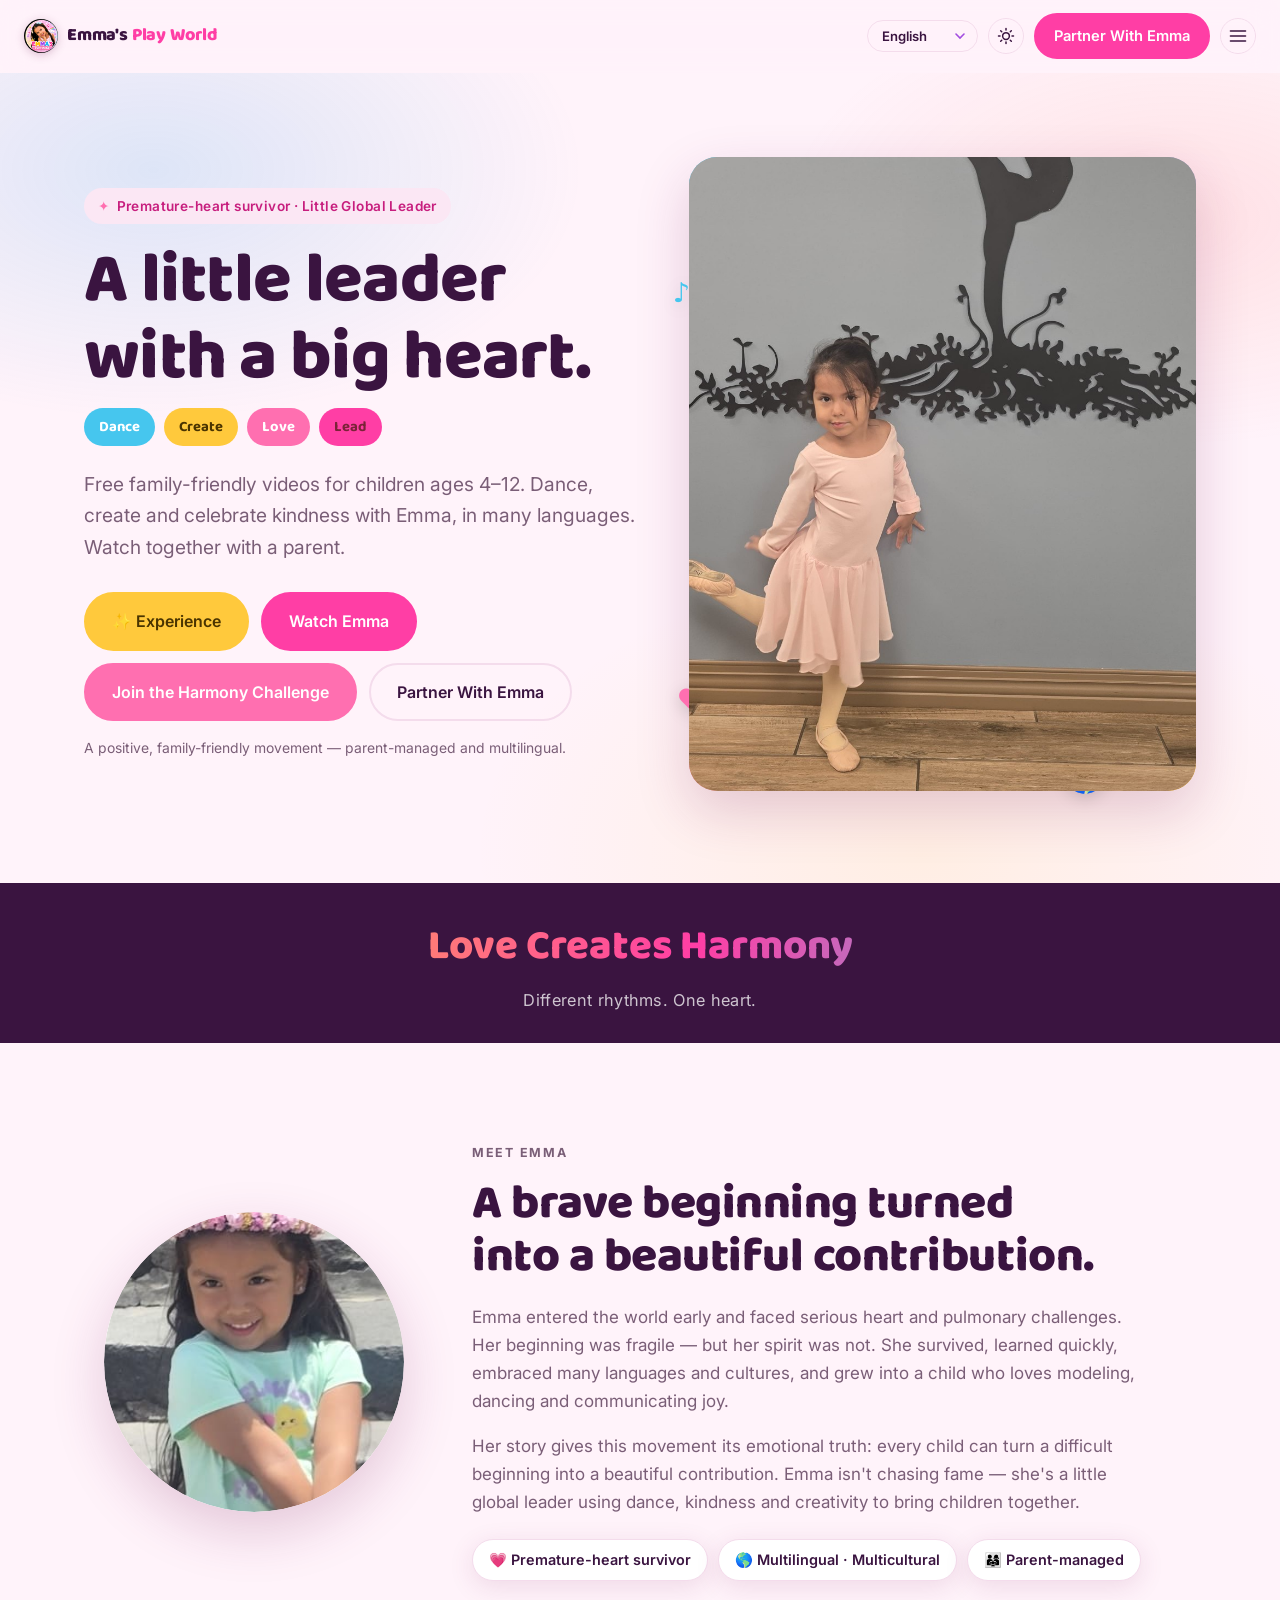
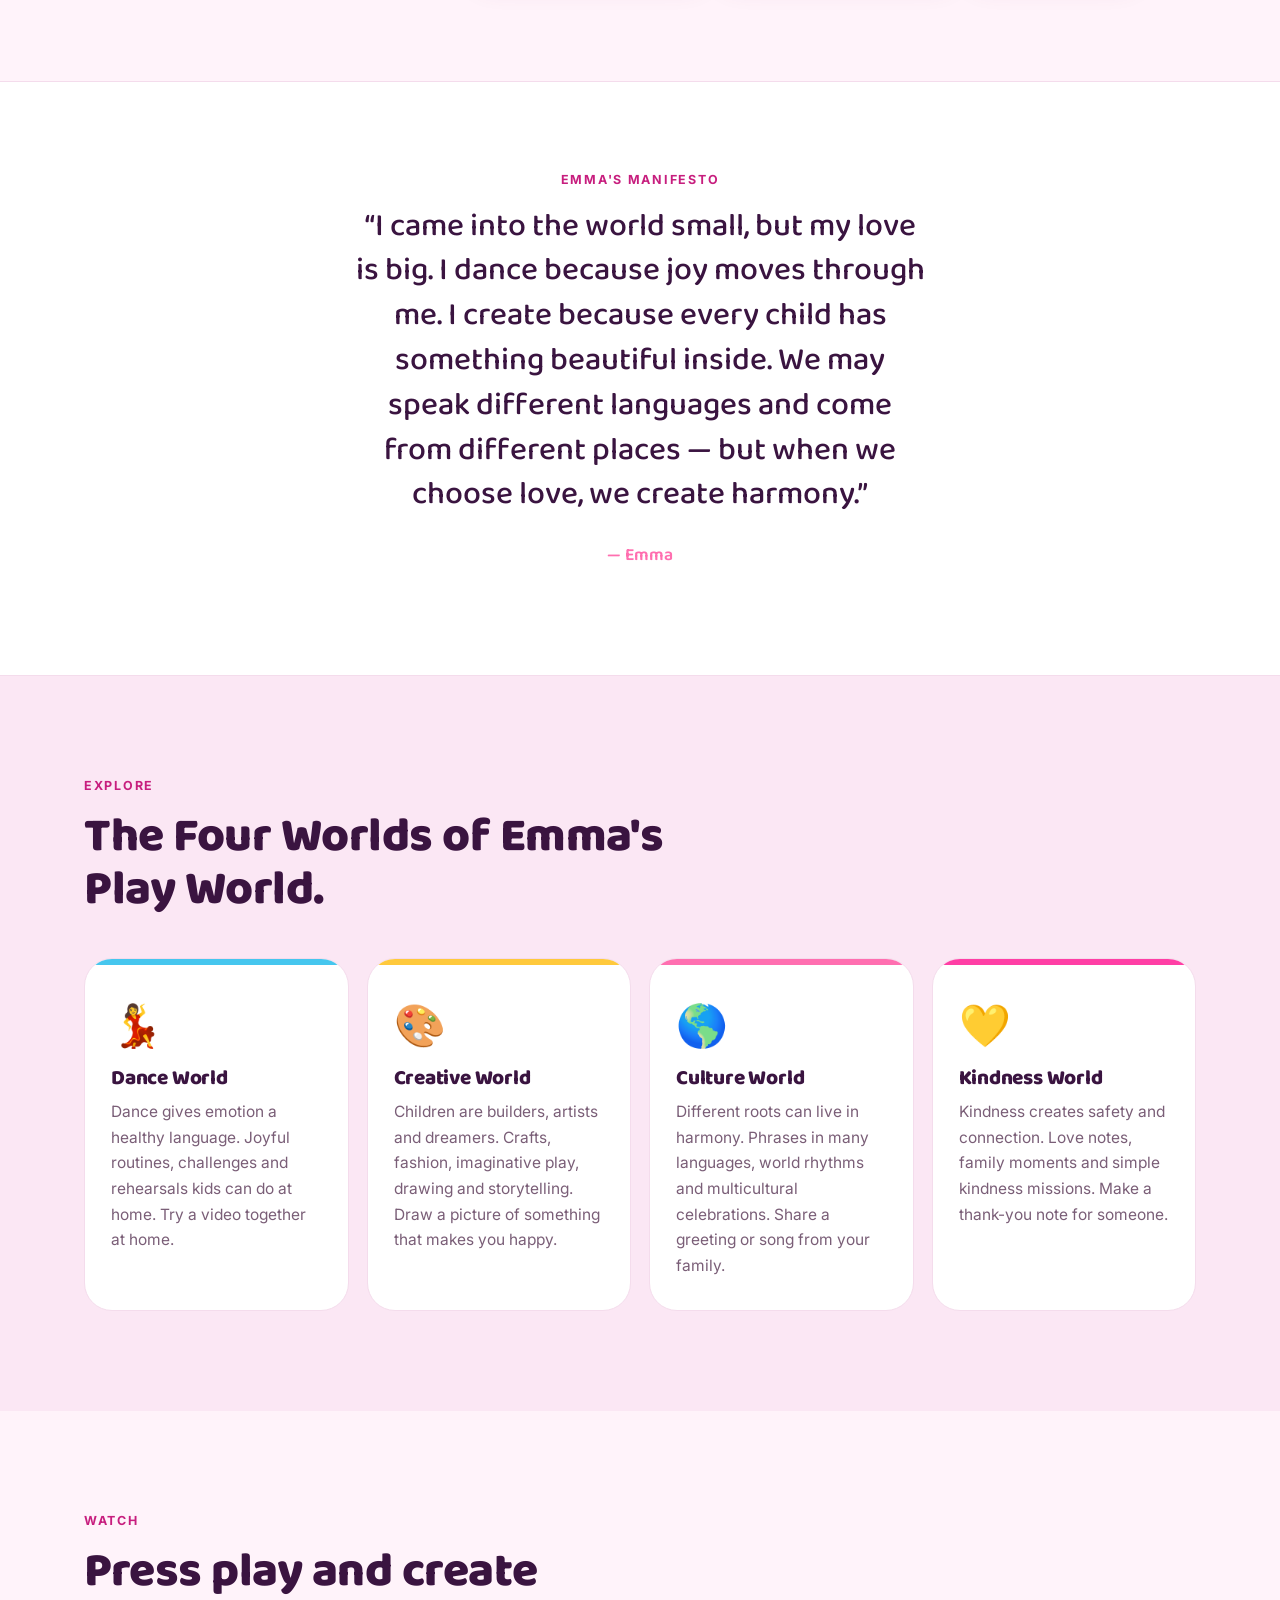
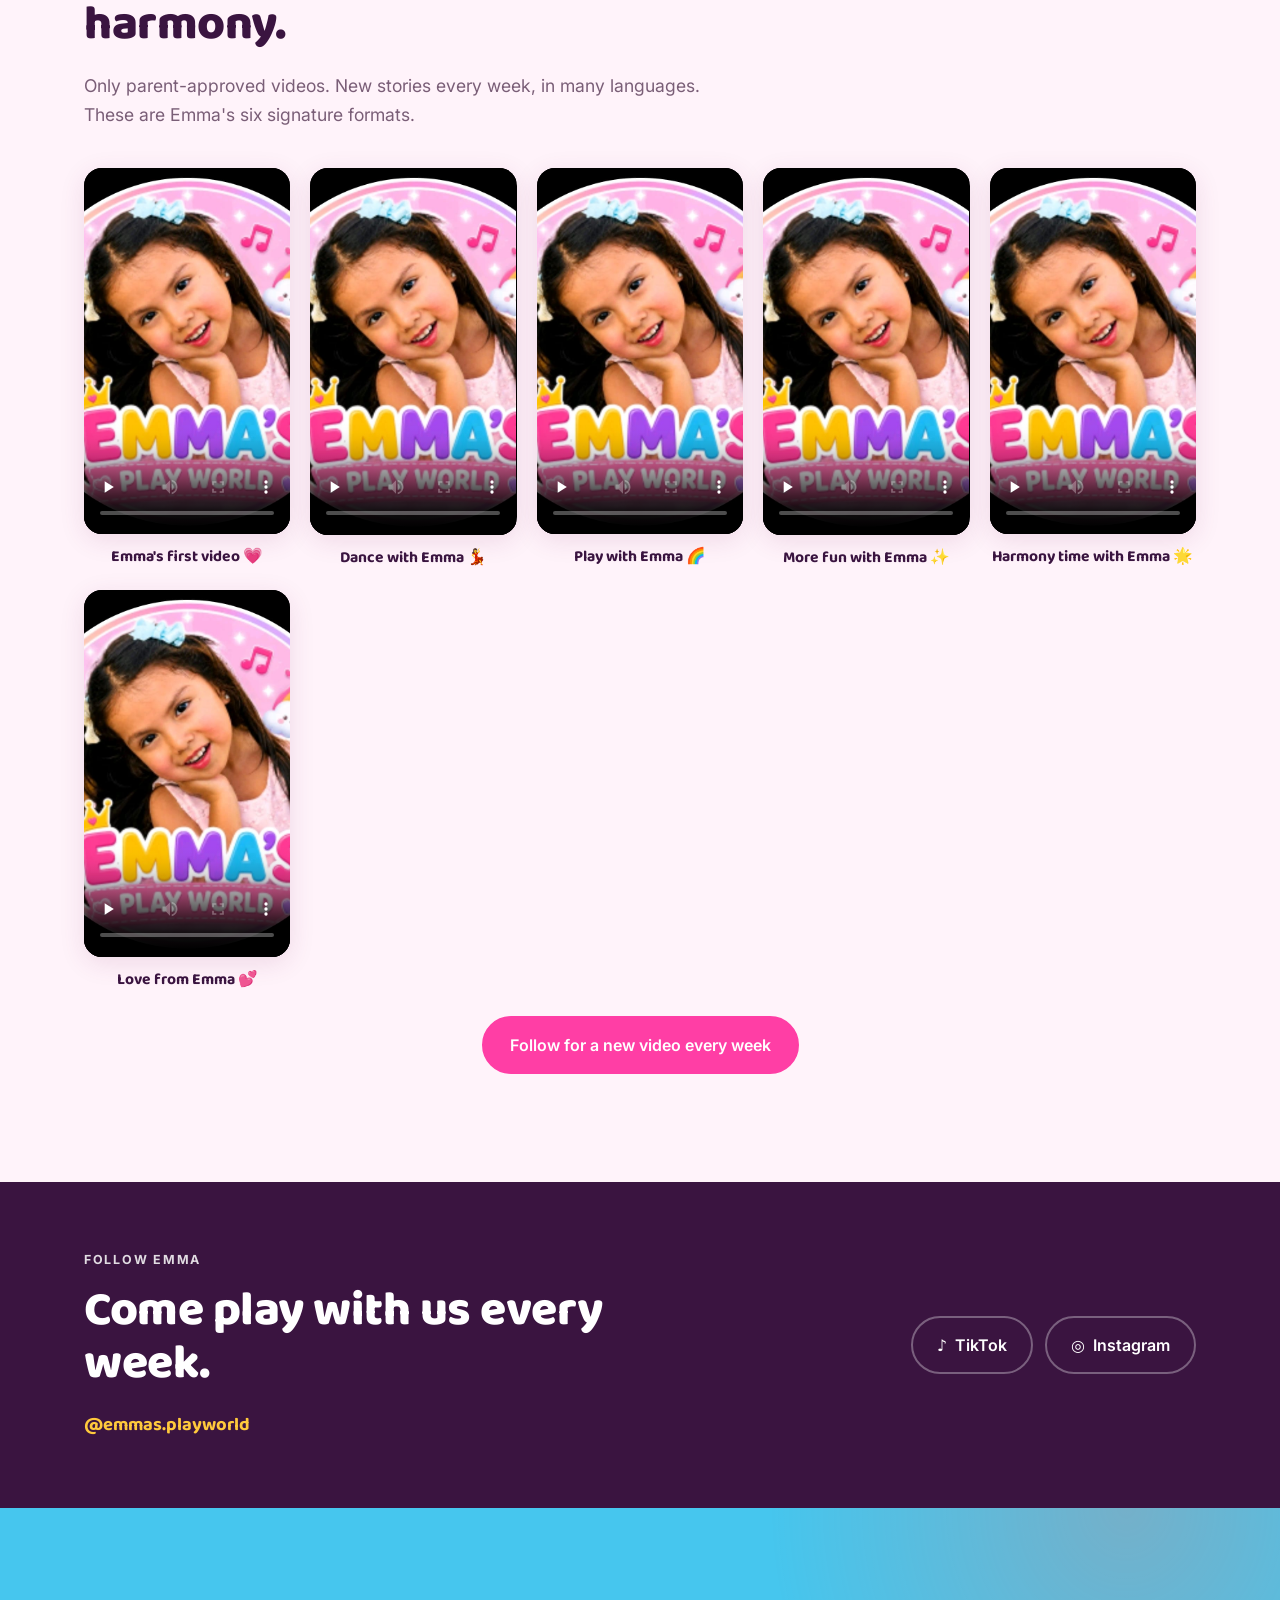
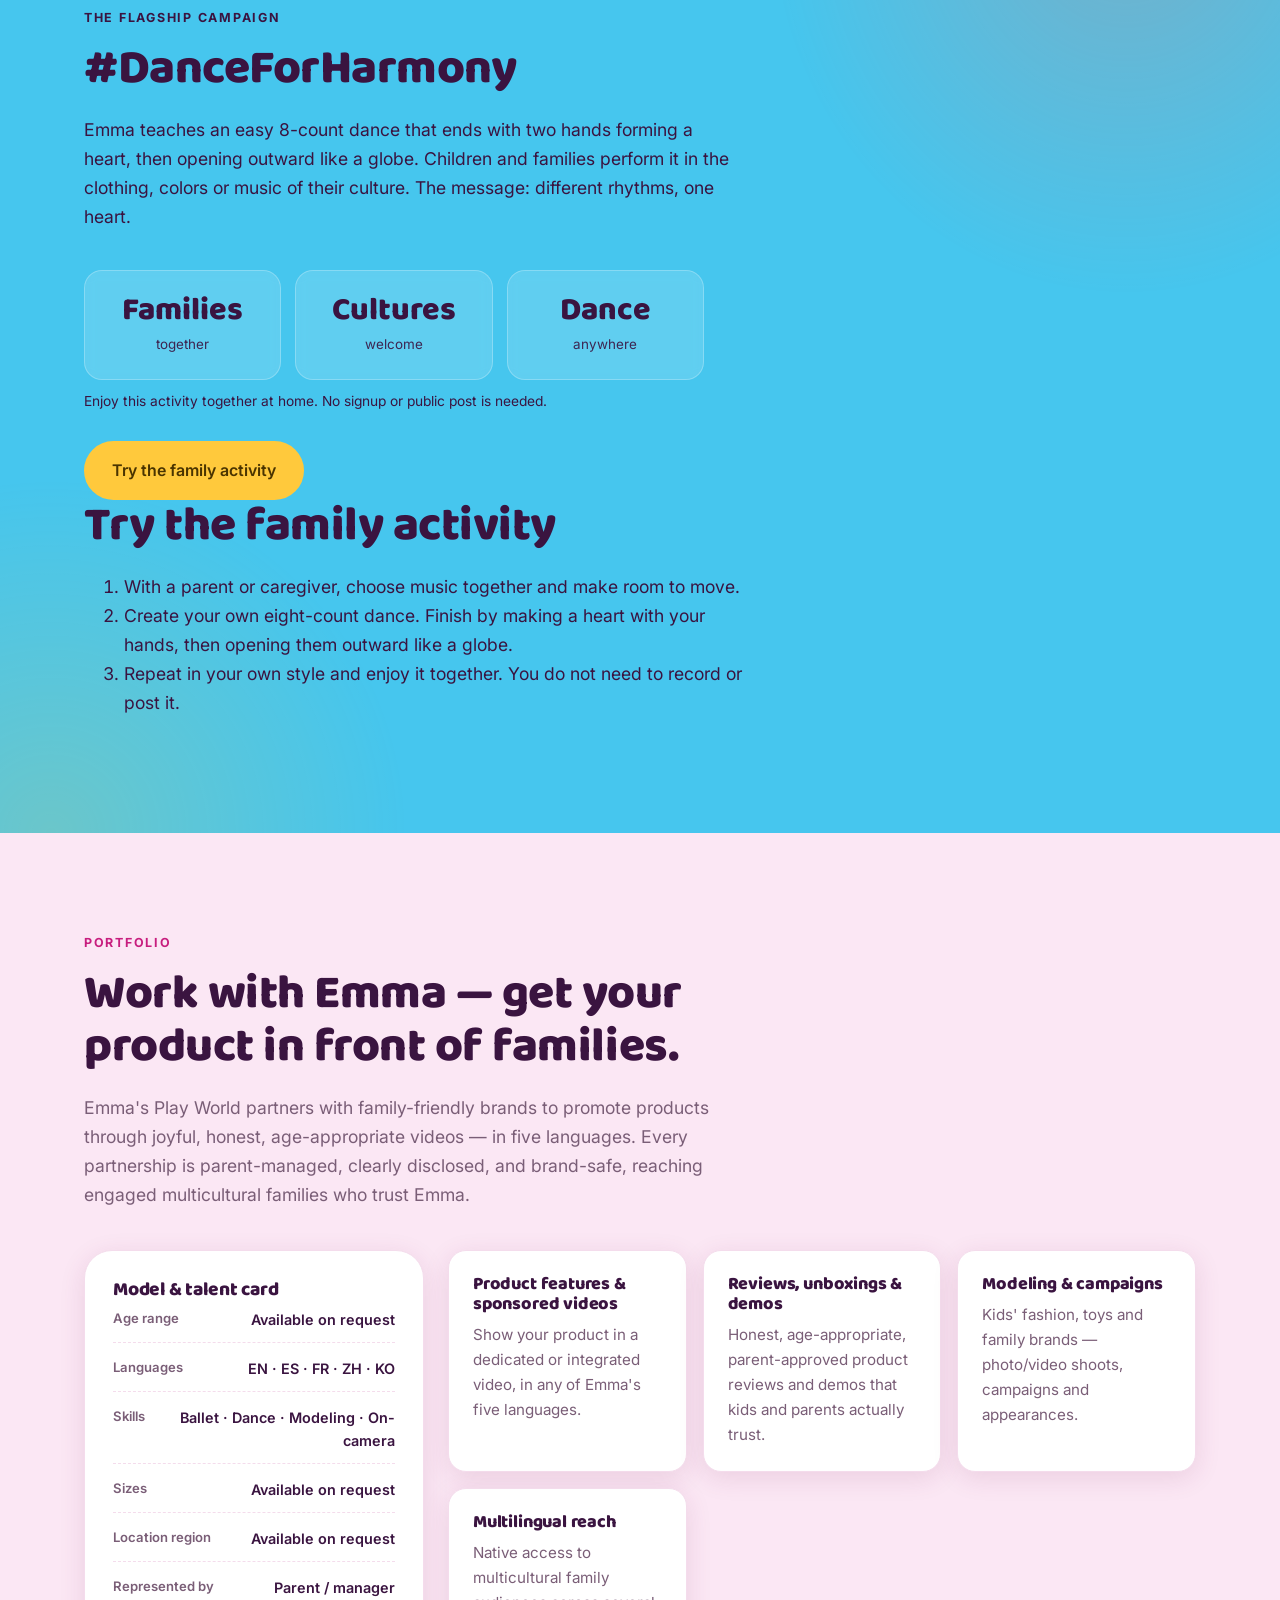
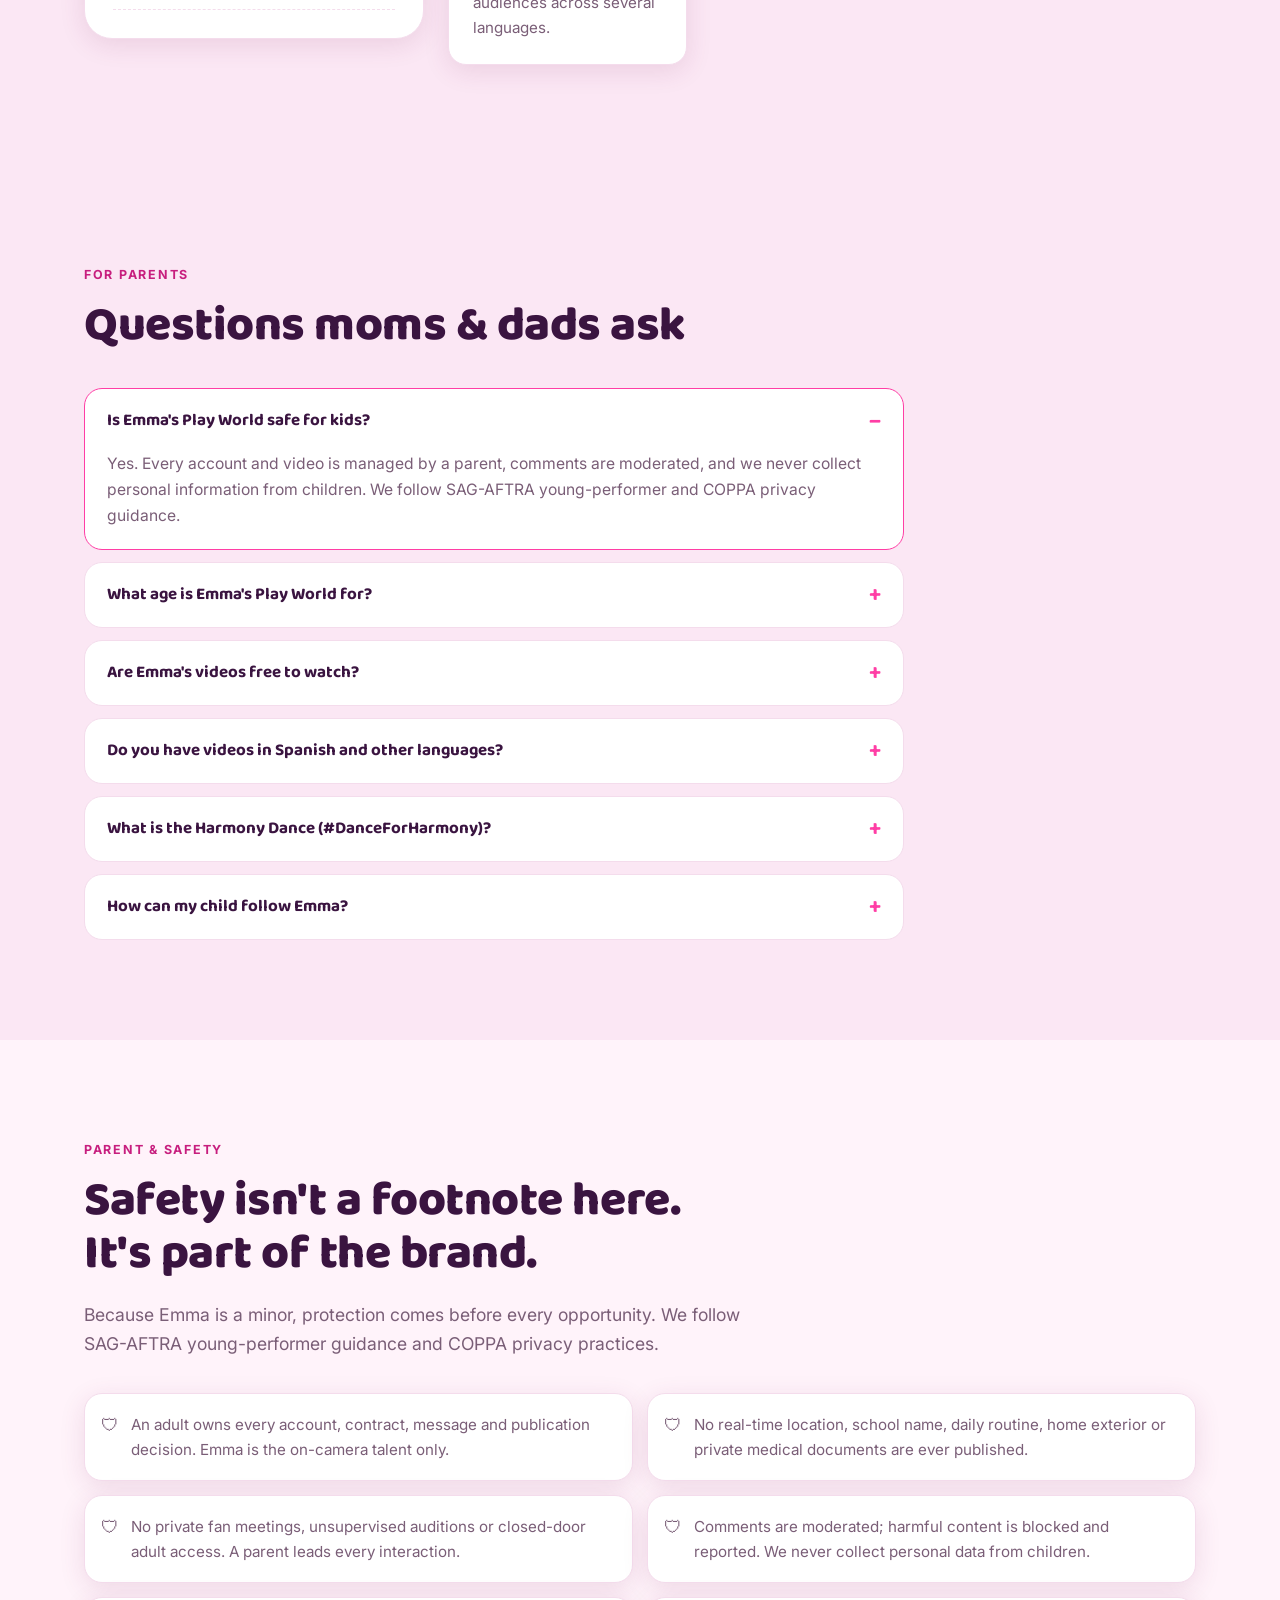
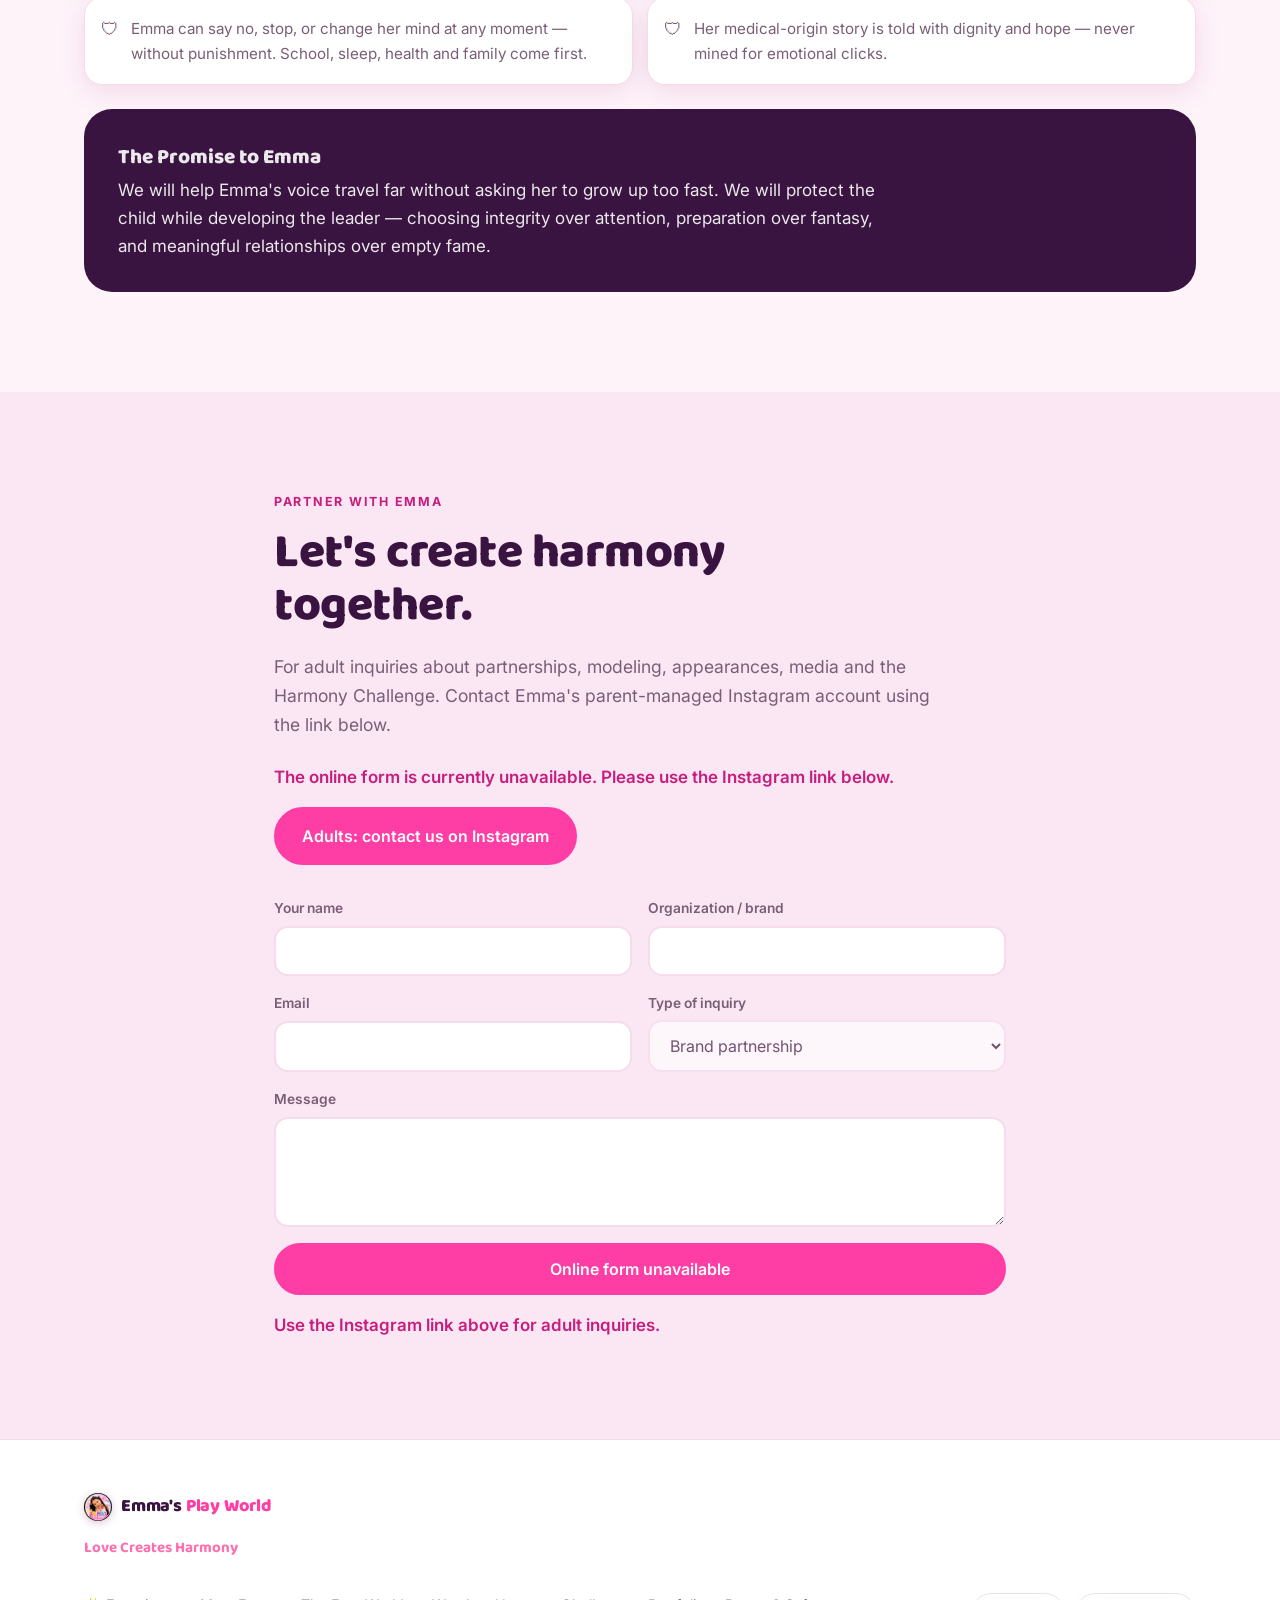
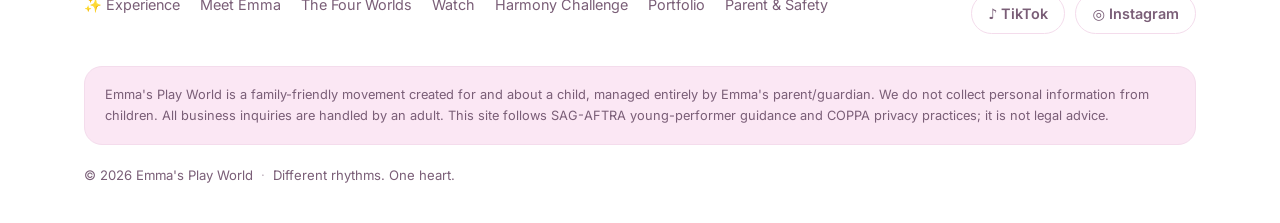
<file: ko/index.html>
<!DOCTYPE html>
<html lang="ko">
<head>
<meta charset="utf-8">
<meta name="viewport" content="width=device-width, initial-scale=1">

<meta name="epw-lang" content="ko">
<title>Emma's Play World — 사랑은 하모니를 만들어요</title>
<meta name="description" content="Emma's Play World: 부모가 관리하는 다국어 어린이 무브먼트. 엠마와 발레·춤·창작을 즐기고 친절과 다문화를 배워요. 다섯 개 언어로 즐기는 무료·안전 가족 영상. 사랑은 하모니를 만들어요. #DanceForHarmony">
<meta name="keywords" content="kids videos for moms, safe videos for kids, free kids dance videos, videos for kids, bilingual kids content, kids dance, dance for kids, family friendly kids videos, videos para niños, niños bailando, multicultural kids, activities for kids, kids ballet, ballet for kids, little ballerina, Emma's Play World, Dance For Harmony">
<meta name="author" content="Emma's Play World">
<meta name="robots" content="index, follow, max-image-preview:large">

<link rel="canonical" href="https://www.emmasplayworld.com/ko/">
<link rel="alternate" hreflang="en" href="https://www.emmasplayworld.com/">
<link rel="alternate" hreflang="es" href="https://www.emmasplayworld.com/es/">
<link rel="alternate" hreflang="zh" href="https://www.emmasplayworld.com/zh/">
<link rel="alternate" hreflang="ko" href="https://www.emmasplayworld.com/ko/">
<link rel="alternate" hreflang="fr" href="https://www.emmasplayworld.com/fr/">
<link rel="alternate" hreflang="pt" href="https://www.emmasplayworld.com/pt/">
<link rel="alternate" hreflang="en-US" href="https://www.emmasplayworld.com/">
<link rel="alternate" hreflang="en-GB" href="https://www.emmasplayworld.com/">
<link rel="alternate" hreflang="es-US" href="https://www.emmasplayworld.com/es/">
<link rel="alternate" hreflang="es-ES" href="https://www.emmasplayworld.com/es/">
<link rel="alternate" hreflang="fr-FR" href="https://www.emmasplayworld.com/fr/">
<!-- LATAM: Mexico + Central America -->
<link rel="alternate" hreflang="es-MX" href="https://www.emmasplayworld.com/es/">
<link rel="alternate" hreflang="es-GT" href="https://www.emmasplayworld.com/es/">
<link rel="alternate" hreflang="es-HN" href="https://www.emmasplayworld.com/es/">
<link rel="alternate" hreflang="es-SV" href="https://www.emmasplayworld.com/es/">
<link rel="alternate" hreflang="es-NI" href="https://www.emmasplayworld.com/es/">
<link rel="alternate" hreflang="es-CR" href="https://www.emmasplayworld.com/es/">
<link rel="alternate" hreflang="es-PA" href="https://www.emmasplayworld.com/es/">
<!-- LATAM: Caribbean -->
<link rel="alternate" hreflang="es-CU" href="https://www.emmasplayworld.com/es/">
<link rel="alternate" hreflang="es-DO" href="https://www.emmasplayworld.com/es/">
<link rel="alternate" hreflang="es-PR" href="https://www.emmasplayworld.com/es/">
<!-- LATAM: South America -->
<link rel="alternate" hreflang="es-CO" href="https://www.emmasplayworld.com/es/">
<link rel="alternate" hreflang="es-VE" href="https://www.emmasplayworld.com/es/">
<link rel="alternate" hreflang="es-EC" href="https://www.emmasplayworld.com/es/">
<link rel="alternate" hreflang="es-PE" href="https://www.emmasplayworld.com/es/">
<link rel="alternate" hreflang="es-BO" href="https://www.emmasplayworld.com/es/">
<link rel="alternate" hreflang="es-PY" href="https://www.emmasplayworld.com/es/">
<link rel="alternate" hreflang="es-CL" href="https://www.emmasplayworld.com/es/">
<link rel="alternate" hreflang="es-AR" href="https://www.emmasplayworld.com/es/">
<link rel="alternate" hreflang="es-UY" href="https://www.emmasplayworld.com/es/">
<!-- Brazil -->
<link rel="alternate" hreflang="pt-BR" href="https://www.emmasplayworld.com/pt/">
<link rel="alternate" hreflang="x-default" href="https://www.emmasplayworld.com/">

<meta property="og:type" content="website">
<meta property="og:site_name" content="Emma's Play World">
<meta property="og:title" content="Emma's Play World — 사랑은 하모니를 만들어요">
<meta property="og:description" content="Emma's Play World: 부모가 관리하는 다국어 어린이 무브먼트. 엠마와 발레·춤·창작을 즐기고 친절과 다문화를 배워요. 다섯 개 언어로 즐기는 무료·안전 가족 영상. 사랑은 하모니를 만들어요. #DanceForHarmony">
<meta property="og:url" content="https://www.emmasplayworld.com/ko/">
<meta property="og:image" content="https://www.emmasplayworld.com/images/logo.jpg">
<meta property="og:image:type" content="image/jpeg">
<meta property="og:image:width" content="1079">
<meta property="og:image:height" content="1048">
<meta property="og:image:alt" content="Emma's Play World — logo">
<meta property="og:locale" content="ko_KR">
<meta property="og:locale:alternate" content="es_ES">
<meta property="og:locale:alternate" content="fr_FR">
<meta property="og:locale:alternate" content="zh_CN">
<meta property="og:locale:alternate" content="ko_KR">
<meta property="og:locale:alternate" content="pt_BR">

<meta name="twitter:card" content="summary_large_image">
<meta name="twitter:title" content="Emma's Play World — 사랑은 하모니를 만들어요">
<meta name="twitter:description" content="Emma's Play World: 부모가 관리하는 다국어 어린이 무브먼트. 엠마와 발레·춤·창작을 즐기고 친절과 다문화를 배워요. 다섯 개 언어로 즐기는 무료·안전 가족 영상. 사랑은 하모니를 만들어요. #DanceForHarmony">
<meta name="twitter:image" content="https://www.emmasplayworld.com/images/logo.jpg">
<meta name="twitter:image:alt" content="Emma's Play World — logo">

<meta name="theme-color" content="#FF3EA5">

<!-- favicons: real logo.jpg + SVG star fallback -->
<link rel="icon" type="image/svg+xml" href="data:image/svg+xml,%3Csvg xmlns='http://www.w3.org/2000/svg' viewBox='0 0 32 32'%3E%3Cpath d='M16 2l4 9 10 .8-7.6 6.4 2.4 9.8L16 22.6 7.2 28l2.4-9.8L2 11.8 12 11z' fill='%23FF3EA5'/%3E%3C/svg%3E">
<link rel="icon" href="/images/logo.jpg" sizes="any">
<link rel="apple-touch-icon" href="/images/logo.jpg">
<link rel="manifest" href="/manifest.webmanifest">

<link rel="preconnect" href="https://fonts.googleapis.com">
<link rel="preconnect" href="https://fonts.gstatic.com" crossorigin>
<link href="https://fonts.googleapis.com/css2?family=Baloo+2:wght@500;700;800&family=Inter:wght@400;500;600&display=swap" rel="stylesheet">

<link rel="stylesheet" href="/styles.css">

<!-- ── Schema.org (Person + WebSite). Parent-managed brand for a minor:
     deliberately NO birthDate, home address, or school. -->
<script type="application/ld+json">
{
  "@context": "https://schema.org",
  "@graph": [
    {
      "@type": "WebSite",
      "@id": "https://www.emmasplayworld.com/#website",
      "url": "https://www.emmasplayworld.com/",
      "name": "Emma's Play World",
      "inLanguage": ["en", "es", "fr", "zh", "ko"],
      "description": "A parent-managed children's movement — dance, creativity and kindness across cultures. Love Creates Harmony.",
      "publisher": { "@id": "https://www.emmasplayworld.com/#organization" }
    },
    {
      "@type": "Person",
      "@id": "https://www.emmasplayworld.com/#person",
      "name": "Emma",
      "alternateName": "Emma's Play World",
      "jobTitle": "Children's Performer, Dancer & Model",
      "description": "A young multilingual performer and premature-heart survivor — a multicultural 'little global leader' who uses dance, modeling, play and kindness to help children believe that love and creation bring harmony. Content is parent-managed and family-friendly.",
      "knowsLanguage": ["en", "es", "fr", "zh", "ko"],
      "url": "https://www.emmasplayworld.com/",
      "mainEntityOfPage": "https://www.emmasplayworld.com/",
      "sameAs": [
        "https://www.tiktok.com/@emmaspayworld",
        "https://www.instagram.com/emmas.playworld"
      ]
    },
    {
      "@type": "Organization",
      "@id": "https://www.emmasplayworld.com/#organization",
      "name": "Emma's Play World",
      "alternateName": "Emma's Play World — Love Creates Harmony",
      "url": "https://www.emmasplayworld.com/",
      "logo": {
        "@type": "ImageObject",
        "url": "https://www.emmasplayworld.com/images/logo.jpg",
        "width": 1079,
        "height": 1048,
        "caption": "Emma's Play World"
      },
      "image": "https://www.emmasplayworld.com/images/logo.jpg",
      "description": "A parent-managed, multilingual children's movement led by Emma — dance, ballet, creativity and kindness that help children of every culture feel they belong. Love Creates Harmony.",
      "slogan": "Love Creates Harmony",
      "foundingDate": "2026",
      "knowsLanguage": ["en", "es", "pt", "fr", "zh", "ko"],
      "founder": { "@id": "https://www.emmasplayworld.com/#person" },
      "sameAs": [
        "https://www.tiktok.com/@emmaspayworld",
        "https://www.instagram.com/emmas.playworld"
      ]
    }
  ]
}
</script>
<!-- VideoObject structured data → eligible for Google Video results worldwide. -->
<script type="application/ld+json">
{
  "@context": "https://schema.org",
  "@graph": [
    { "@type": "VideoObject", "name": "Emma's first video", "description": "Meet Emma and her multilingual kids' movement — dance, creativity and kindness. Different rhythms, one heart. #DanceForHarmony", "thumbnailUrl": "https://www.emmasplayworld.com/images/logo.jpg", "uploadDate": "2026-07-24", "contentUrl": "https://www.emmasplayworld.com/media/emma-1.mp4", "duration": "PT32S", "isFamilyFriendly": true, "inLanguage": ["en","es","fr","zh","ko"] },
    { "@type": "VideoObject", "name": "Dance with Emma", "description": "Learn Emma's Harmony Dance and try it with your own culture's music. Kids dance for harmony in five languages. #DanceForHarmony", "thumbnailUrl": "https://www.emmasplayworld.com/images/logo.jpg", "uploadDate": "2026-07-24", "contentUrl": "https://www.emmasplayworld.com/media/emma-2.mp4", "duration": "PT18S", "isFamilyFriendly": true, "inLanguage": ["en","es","fr","zh","ko"] },
    { "@type": "VideoObject", "name": "Play with Emma", "description": "Play, create and smile with Emma — wholesome, family-friendly kids' fun in five languages. Love creates harmony. #DanceForHarmony", "thumbnailUrl": "https://www.emmasplayworld.com/images/logo.jpg", "uploadDate": "2026-07-24", "contentUrl": "https://www.emmasplayworld.com/media/emma-3.mp4", "duration": "PT37S", "isFamilyFriendly": true, "inLanguage": ["en","es","fr","zh","ko"] },
    { "@type": "VideoObject", "name": "More fun with Emma", "description": "More dance, creativity and kindness with Emma, a little global leader bringing kids together across cultures. #DanceForHarmony", "thumbnailUrl": "https://www.emmasplayworld.com/images/logo.jpg", "uploadDate": "2026-07-24", "contentUrl": "https://www.emmasplayworld.com/media/emma-4.mp4", "duration": "PT47S", "isFamilyFriendly": true, "inLanguage": ["en","es","fr","zh","ko"] },
    { "@type": "VideoObject", "name": "Harmony time with Emma", "description": "Harmony time with Emma — bilingual, multicultural kids' content built on love and kindness. Different rhythms, one heart. #DanceForHarmony", "thumbnailUrl": "https://www.emmasplayworld.com/images/logo.jpg", "uploadDate": "2026-07-24", "contentUrl": "https://www.emmasplayworld.com/media/emma-5.mp4", "duration": "PT59S", "isFamilyFriendly": true, "inLanguage": ["en","es","fr","zh","ko"] },
    { "@type": "VideoObject", "name": "Love from Emma", "description": "A little leader with a big heart. Love, dance and kindness for kids and families, in five languages. #DanceForHarmony", "thumbnailUrl": "https://www.emmasplayworld.com/images/logo.jpg", "uploadDate": "2026-07-24", "contentUrl": "https://www.emmasplayworld.com/media/emma-6.mp4", "duration": "PT7S", "isFamilyFriendly": true, "inLanguage": ["en","es","fr","zh","ko"] }
  ]
}
</script>

<!-- FAQ structured data (parent questions → eligible for Google FAQ rich results). English root only; stripped from /xx/ pages. -->

</head>
<body>

<a class="skip-link" href="#main" data-en="Skip to content" data-pt="Pular para o conteúdo" data-es="Saltar al contenido" data-zh="跳到内容" data-ko="본문으로 건너뛰기" data-fr="Aller au contenu">본문으로 건너뛰기</a>

<!-- ─────────────────────────  NAV  ───────────────────────── -->
<header class="nav" id="nav">
  <div class="wrap nav__inner">
    <a class="brand" href="#top" aria-label="Emma's Play World home">
      <span class="brand__mark" aria-hidden="true">
        <img class="brand__logo" src="/images/logo.jpg" alt="" onerror="this.remove()">
      </span>
      <span class="brand__text">Emma's <em>Play World</em></span>
    </a>

    <nav class="nav__links" id="navLinks" aria-label="Main">
      <a href="/experience.html" data-en="✨ Experience" data-pt="✨ Experiência" data-es="✨ Experiencia" data-zh="✨ 沉浸体验" data-ko="✨ 체험" data-fr="✨ Expérience">✨ 체험</a>
      <a href="#about"     data-en="Meet Emma" data-pt="Conheça a Emma"        data-es="Conoce a Emma"        data-zh="认识Emma"     data-ko="엠마 소개" data-fr="Découvrir Emma">엠마 소개</a>
      <a href="#worlds"    data-en="The Four Worlds" data-pt="Os Quatro Mundos"  data-es="Los Cuatro Mundos"    data-zh="四个世界"     data-ko="네 개의 세계" data-fr="Les Quatre Mondes">네 개의 세계</a>
      <a href="#watch"     data-en="Watch" data-pt="Assistir"            data-es="Videos"               data-zh="观看"         data-ko="영상" data-fr="Vidéos">영상</a>
      <a href="#challenge" data-en="Harmony Challenge" data-pt="Desafio da Harmonia" data-es="Reto Harmony"        data-zh="和谐挑战"     data-ko="하모니 챌린지" data-fr="Défi Harmony">하모니 챌린지</a>
      <a href="#portfolio" data-en="Portfolio" data-pt="Portfólio"        data-es="Portafolio"           data-zh="作品集"       data-ko="포트폴리오" data-fr="Portfolio">포트폴리오</a>
      <a href="#safety"    data-en="Parent &amp; Safety" data-pt="Pais &amp; Segurança" data-es="Padres y Seguridad" data-zh="家长与安全"  data-ko="부모 & 안전" data-fr="Parents et Sécurité">부모 & 안전</a>
    </nav>

    <div class="nav__tools">
      <label class="sr-only" for="langSelect" data-en="Language" data-pt="Idioma" data-es="Idioma" data-zh="语言" data-ko="언어" data-fr="Langue">언어</label>
      <select class="langsel" id="langSelect" aria-label="Language">
        <option value="en">English</option>
        <option value="es">Español</option>
        <option value="zh">中文</option>
        <option value="ko" selected>한국어</option>
        <option value="fr">Français</option>
        <option value="pt">Português</option>
      </select>
      <button class="iconbtn" id="themeToggle" type="button" aria-label="Toggle dark mode">
        <svg viewBox="0 0 24 24" width="18" height="18" fill="none" stroke="currentColor" stroke-width="2" stroke-linecap="round">
          <circle cx="12" cy="12" r="4.5"/>
          <path d="M12 2v2M12 20v2M2 12h2M20 12h2M4.9 4.9l1.4 1.4M17.7 17.7l1.4 1.4M19.1 4.9l-1.4 1.4M6.3 17.7l-1.4 1.4"/>
        </svg>
      </button>
      <a class="btn btn--sm btn--primary" href="#partners" data-en="Partner With Emma" data-pt="Seja Parceiro da Emma" data-es="Colabora con Emma" data-zh="与Emma合作" data-ko="엠마와 협업" data-fr="Collaborer avec Emma">엠마와 협업</a>
      <button class="iconbtn nav__burger" id="navBurger" type="button" aria-label="Menu" aria-expanded="false" aria-controls="navLinks">
        <svg class="nav__burger-open" viewBox="0 0 24 24" width="20" height="20" fill="none" stroke="currentColor" stroke-width="2" stroke-linecap="round"><path d="M3 6h18M3 12h18M3 18h18"/></svg>
        <svg class="nav__burger-close" viewBox="0 0 24 24" width="20" height="20" fill="none" stroke="currentColor" stroke-width="2" stroke-linecap="round"><path d="M6 6l12 12M18 6L6 18"/></svg>
      </button>
    </div>
  </div>
</header>

<main id="main">

<!-- ─────────────────────────  HERO  ───────────────────────── -->
<section class="hero" id="top">
  <div class="wrap hero__inner">
    <div class="hero__copy">
      <p class="eyebrow">
        <span class="spark" aria-hidden="true">✦</span>
        <span data-en="Premature-heart survivor · Little Global Leader" data-pt="Sobrevivente de coração prematuro · Pequena Líder Global" data-es="Sobreviviente de corazón prematuro · Pequeña Líder Global" data-zh="早产心脏幸存者 · 小小世界领袖" data-ko="미숙아 심장 생존자 · 작은 글로벌 리더" data-fr="Survivante d'un cœur prématuré · Petite Leader Mondiale">미숙아 심장 생존자 · 작은 글로벌 리더</span>
      </p>

      <h1 class="hero__title" data-en="A little leader with a big heart." data-pt="Uma pequena líder com um grande coração." data-es="Una pequeña líder con un gran corazón." data-zh="一个拥有大大爱心的小小领袖。" data-ko="큰 마음을 가진 작은 리더." data-fr="Une petite leader au grand cœur.">큰 마음을 가진 작은 리더.</h1>

      <p class="hero__tags" aria-hidden="true">
        <span class="pill pill--sky"    data-en="Dance" data-pt="Dançar"  data-es="Baila" data-zh="跳舞" data-ko="춤" data-fr="Danse">춤</span>
        <span class="pill pill--gold"   data-en="Create" data-pt="Criar" data-es="Crea"  data-zh="创作" data-ko="창작" data-fr="Créer">창작</span>
        <span class="pill pill--coral"  data-en="Love" data-pt="Amar"   data-es="Ama"   data-zh="爱"   data-ko="사랑" data-fr="Aimer">사랑</span>
        <span class="pill pill--pink"   data-en="Lead" data-pt="Liderar"   data-es="Guía"  data-zh="引领" data-ko="리드" data-fr="Guider">리드</span>
      </p>

      <p class="hero__sub" data-en="Free family-friendly videos for children ages 4–12. Dance, create and celebrate kindness with Emma, in many languages. Watch together with a parent." data-pt="Vídeos gratuitos para toda a família, para crianças de 4 a 12 anos. Dance, crie e celebre a bondade com a Emma, em vários idiomas. Assista com um dos pais." data-es="Videos gratuitos para toda la familia, para niños de 4 a 12 años. Baila, crea y celebra la amabilidad con Emma, en muchos idiomas. Míralos con tu madre o tu padre." data-zh="适合4至12岁儿童和家庭观看的免费视频。和 Emma 一起跳舞、创作，用多种语言传递善意。请与家长一起观看。" data-ko="4~12세 어린이를 위한 무료 가족 친화적 영상이에요. 엠마와 함께 여러 언어로 춤추고, 만들고, 친절을 나눠요. 부모님과 함께 시청하세요." data-fr="Vidéos gratuites adaptées à toute la famille, pour les enfants de 4 à 12 ans. Danse, crée et célèbre la gentillesse avec Emma, dans plusieurs langues. Regarde-les avec un parent.">4~12세 어린이를 위한 무료 가족 친화적 영상이에요. 엠마와 함께 여러 언어로 춤추고, 만들고, 친절을 나눠요. 부모님과 함께 시청하세요.</p>

      <div class="hero__cta">
        <a class="btn btn--gold" href="/experience.html" data-en="✨ Experience" data-pt="✨ Experiência" data-es="✨ Experiencia" data-zh="✨ 沉浸体验" data-ko="✨ 체험" data-fr="✨ Expérience">✨ 체험</a>
        <a class="btn btn--primary" href="#watch" data-en="Watch Emma" data-pt="Assista à Emma" data-es="Ver a Emma" data-zh="观看Emma" data-ko="엠마 보기" data-fr="Regarder Emma">엠마 보기</a>
        <a class="btn btn--coral" href="#challenge" data-en="Join the Harmony Challenge" data-pt="Participe do Desafio da Harmonia" data-es="Únete al Reto Harmony" data-zh="加入和谐挑战" data-ko="하모니 챌린지 참여" data-fr="Rejoindre le Défi Harmony">하모니 챌린지 참여</a>
        <a class="btn btn--ghost" href="#partners" data-en="Partner With Emma" data-pt="Seja Parceiro da Emma" data-es="Colabora con Emma" data-zh="与Emma合作" data-ko="엠마와 협업" data-fr="Collaborer avec Emma">엠마와 협업</a>
      </div>

      <p class="hero__note" data-en="A positive, family-friendly movement — parent-managed and multilingual." data-pt="Um movimento positivo e familiar — administrado pelos pais e multilíngue." data-es="Un movimiento positivo y familiar — administrado por los padres y multilingüe." data-zh="积极、适合全家的运动——由家长管理，支持多种语言。" data-ko="긍정적이고 가족 친화적인 무브먼트 — 부모가 관리하고 여러 언어를 지원해요." data-fr="Un mouvement positif et familial — géré par les parents et multilingue.">긍정적이고 가족 친화적인 무브먼트 — 부모가 관리하고 여러 언어를 지원해요.</p>
    </div>

    <div class="hero__art">
      <div class="hero__photo">
        <!-- Emma's first ballet class 🩰 -->
        <img class="ph-img" src="/images/emma-ballet.jpg" alt="Emma in a pink ballet leotard pointing her toe, in front of a ballerina tree mural" onerror="this.remove()">
        <div class="hero__photo-inner">
          <span class="hero__photo-play" aria-hidden="true">▶</span>
          <span data-en="Emma 🩰" data-pt="Emma 🩰" data-es="Emma 🩰" data-zh="Emma 🩰" data-ko="Emma 🩰" data-fr="Emma 🩰">Emma 🩰</span>
        </div>
      </div>
      <span class="float float--star" aria-hidden="true">★</span>
      <span class="float float--heart" aria-hidden="true">♥</span>
      <span class="float float--globe" aria-hidden="true">🌎</span>
      <span class="float float--note" aria-hidden="true">♪</span>
    </div>
  </div>
</section>

<!-- ─────────────────────────  MOVEMENT BANNER  ───────────────────────── -->
<section class="band" aria-label="Movement phrase">
  <div class="wrap band__inner">
    <p class="band__phrase" data-en="Love Creates Harmony" data-pt="O Amor Cria Harmonia" data-es="El Amor Crea Armonía" data-zh="爱创造和谐" data-ko="사랑은 하모니를 만들어요" data-fr="L'Amour Crée l'Harmonie">사랑은 하모니를 만들어요</p>
    <p class="band__sub" data-en="Different rhythms. One heart." data-pt="Ritmos diferentes. Um só coração." data-es="Diferentes ritmos. Un solo corazón." data-zh="不同的节奏，同一颗心。" data-ko="서로 다른 리듬, 하나의 마음." data-fr="Des rythmes différents. Un seul cœur.">서로 다른 리듬, 하나의 마음.</p>
  </div>
</section>

<!-- ─────────────────────────  MEET EMMA  ───────────────────────── -->
<section class="section" id="about">
  <div class="wrap about">
    <div class="about__photo">
      <div class="about__ph about__ph--round">
        <img class="ph-img" src="/images/emma-hero.jpg" alt="Emma smiling, wearing a flower crown" loading="lazy" decoding="async" onerror="this.remove()" style="object-position:center 28%">
        <span>Emma's Play World</span>
      </div>
    </div>
    <div class="about__copy">
      <p class="kicker" data-en="Meet Emma" data-pt="Conheça a Emma" data-es="Conoce a Emma" data-zh="认识Emma" data-ko="엠마 소개" data-fr="Découvrir Emma">엠마 소개</p>
      <h2 class="h2" data-en="A brave beginning turned into a beautiful contribution." data-pt="Um começo corajoso transformado em uma bela contribuição." data-es="Un comienzo valiente convertido en una hermosa contribución." data-zh="勇敢的开始，化作美丽的贡献。" data-ko="용감한 시작이 아름다운 기여로." data-fr="Un début courageux devenu une belle contribution.">용감한 시작이 아름다운 기여로.</h2>
      <p data-en="Emma entered the world early and faced serious heart and pulmonary challenges. Her beginning was fragile — but her spirit was not. She survived, learned quickly, embraced many languages and cultures, and grew into a child who loves modeling, dancing and communicating joy." data-pt="A Emma chegou ao mundo muito cedo e enfrentou sérios desafios cardíacos e pulmonares. Seu começo foi frágil — mas seu espírito não. Ela sobreviveu, aprendeu rápido, abraçou muitos idiomas e culturas, e se tornou uma criança que ama modelar, dançar e transmitir alegria." data-es="Emma llegó al mundo muy temprano y enfrentó serios desafíos de corazón y pulmones. Su comienzo fue frágil — pero su espíritu no. Sobrevivió, aprendió rápido, abrazó muchos idiomas y culturas, y se convirtió en una niña que ama modelar, bailar y transmitir alegría." data-zh="Emma很早就来到这个世界，面临严重的心脏和肺部挑战。她的起点很脆弱——但她的精神并不脆弱。她活了下来，学得很快，拥抱了多种语言和文化，成长为一个热爱模特、舞蹈和传递快乐的孩子。" data-ko="엠마는 세상에 아주 일찍 태어나 심각한 심장과 폐 문제를 겪었어요. 시작은 연약했지만, 그 정신만은 그렇지 않았죠. 엠마는 살아남았고, 빠르게 배우며 여러 언어와 문화를 품고, 모델과 춤, 그리고 기쁨을 전하는 걸 사랑하는 아이로 자랐어요." data-fr="Emma est arrivée au monde très tôt et a affronté de graves problèmes cardiaques et pulmonaires. Son début fut fragile — mais pas son esprit. Elle a survécu, appris vite, embrassé de nombreuses langues et cultures, et est devenue une enfant qui adore le mannequinat, la danse et transmettre la joie.">엠마는 세상에 아주 일찍 태어나 심각한 심장과 폐 문제를 겪었어요. 시작은 연약했지만, 그 정신만은 그렇지 않았죠. 엠마는 살아남았고, 빠르게 배우며 여러 언어와 문화를 품고, 모델과 춤, 그리고 기쁨을 전하는 걸 사랑하는 아이로 자랐어요.</p>
      <p data-en="Her story gives this movement its emotional truth: every child can turn a difficult beginning into a beautiful contribution. Emma isn't chasing fame — she's a little global leader using dance, kindness and creativity to bring children together." data-pt="A história dela dá a este movimento sua verdade emocional: toda criança pode transformar um começo difícil em uma bela contribuição. A Emma não busca fama — é uma pequena líder global que usa a dança, a bondade e a criatividade para unir as crianças." data-es="Su historia le da a este movimiento su verdad emocional: todo niño puede convertir un comienzo difícil en una hermosa contribución. Emma no busca fama — es una pequeña líder global que usa el baile, la bondad y la creatividad para unir a los niños." data-zh="她的故事赋予这场运动情感上的真谛：每个孩子都能把艰难的开始变成美丽的贡献。Emma并不追逐名气——她是一位小小的世界领袖，用舞蹈、善良和创意把孩子们连结在一起。" data-ko="엠마의 이야기는 이 무브먼트에 감정적 진실을 줘요: 모든 아이는 힘든 시작을 아름다운 기여로 바꿀 수 있어요. 엠마는 명성을 좇지 않아요 — 춤과 친절, 창의력으로 아이들을 하나로 모으는 작은 글로벌 리더예요." data-fr="Son histoire donne à ce mouvement sa vérité émotionnelle : chaque enfant peut transformer un début difficile en une belle contribution. Emma ne court pas après la célébrité — c'est une petite leader mondiale qui utilise la danse, la gentillesse et la créativité pour rassembler les enfants.">엠마의 이야기는 이 무브먼트에 감정적 진실을 줘요: 모든 아이는 힘든 시작을 아름다운 기여로 바꿀 수 있어요. 엠마는 명성을 좇지 않아요 — 춤과 친절, 창의력으로 아이들을 하나로 모으는 작은 글로벌 리더예요.</p>
      <ul class="badges">
        <li class="badge" data-en="💗 Premature-heart survivor" data-pt="💗 Sobrevivente de coração prematuro" data-es="💗 Sobreviviente de corazón prematuro" data-zh="💗 早产心脏幸存者" data-ko="💗 미숙아 심장 생존자" data-fr="💗 Survivante d'un cœur prématuré">💗 미숙아 심장 생존자</li>
        <li class="badge" data-en="🌎 Multilingual · Multicultural" data-pt="🌎 Multilíngue · Multicultural" data-es="🌎 Multilingüe · Multicultural" data-zh="🌎 多语 · 多元文化" data-ko="🌎 다국어 · 다문화" data-fr="🌎 Multilingue · Multiculturelle">🌎 다국어 · 다문화</li>
        <li class="badge" data-en="👨‍👩‍👧 Parent-managed" data-pt="👨‍👩‍👧 Administrado pelos pais" data-es="👨‍👩‍👧 Administrado por padres" data-zh="👨‍👩‍👧 家长管理" data-ko="👨‍👩‍👧 부모 관리" data-fr="👨‍👩‍👧 Gérée par les parents">👨‍👩‍👧 부모 관리</li>
      </ul>
    </div>
  </div>
</section>

<!-- ─────────────────────────  MANIFESTO  ───────────────────────── -->
<section class="manifesto" id="manifesto">
  <div class="wrap">
    <p class="kicker kicker--center" data-en="Emma's manifesto" data-pt="O manifesto da Emma" data-es="El manifiesto de Emma" data-zh="Emma的宣言" data-ko="엠마의 선언" data-fr="Le manifeste d'Emma">엠마의 선언</p>
    <blockquote class="manifesto__quote" data-en="&ldquo;I came into the world small, but my love is big. I dance because joy moves through me. I create because every child has something beautiful inside. We may speak different languages and come from different places — but when we choose love, we create harmony.&rdquo;" data-pt="&ldquo;Cheguei ao mundo pequena, mas o meu amor é grande. Eu danço porque a alegria passa por mim. Eu crio porque toda criança tem algo lindo por dentro. Podemos falar idiomas diferentes e vir de lugares diferentes — mas quando escolhemos o amor, criamos harmonia.&rdquo;" data-es="&ldquo;Llegué al mundo pequeña, pero mi amor es grande. Bailo porque la alegría se mueve a través de mí. Creo porque cada niño tiene algo hermoso por dentro. Podemos hablar diferentes idiomas y venir de lugares distintos — pero cuando elegimos el amor, creamos armonía.&rdquo;" data-zh="「我来到这个世界时很小，但我的爱很大。我跳舞，因为快乐在我心中流动。我创作，因为每个孩子内心都有美好的东西。我们也许说着不同的语言、来自不同的地方——但当我们选择爱，就创造了和谐。」" data-ko="「나는 아주 작게 태어났지만, 내 사랑은 커요. 기쁨이 내 안에서 흐르기에 나는 춤춰요. 모든 아이의 마음속엔 아름다운 것이 있기에 나는 창작해요. 우리는 서로 다른 언어를 쓰고 다른 곳에서 왔지만 — 사랑을 선택하면, 하모니를 만들어요.」" data-fr="«Je suis venue au monde toute petite, mais mon amour est grand. Je danse parce que la joie coule en moi. Je crée parce que chaque enfant a quelque chose de beau en lui. Nous parlons peut-être des langues différentes et venons d'endroits différents — mais lorsque nous choisissons l'amour, nous créons l'harmonie.»">「나는 아주 작게 태어났지만, 내 사랑은 커요. 기쁨이 내 안에서 흐르기에 나는 춤춰요. 모든 아이의 마음속엔 아름다운 것이 있기에 나는 창작해요. 우리는 서로 다른 언어를 쓰고 다른 곳에서 왔지만 — 사랑을 선택하면, 하모니를 만들어요.」</blockquote>
    <p class="manifesto__sign" data-en="— Emma" data-pt="— Emma" data-es="— Emma" data-zh="— Emma" data-ko="— Emma" data-fr="— Emma">— Emma</p>
  </div>
</section>

<!-- ─────────────────────────  THE FOUR WORLDS  ───────────────────────── -->
<section class="section section--tint" id="worlds">
  <div class="wrap">
    <p class="kicker" data-en="Explore" data-pt="Explore" data-es="Explora" data-zh="探索" data-ko="둘러보기" data-fr="Explorer">둘러보기</p>
    <h2 class="h2" data-en="The Four Worlds of Emma's Play World." data-pt="Os Quatro Mundos do Emma's Play World." data-es="Los Cuatro Mundos de Emma's Play World." data-zh="Emma's Play World的四个世界。" data-ko="엠마의 플레이 월드, 네 개의 세계." data-fr="Les Quatre Mondes d'Emma's Play World.">엠마의 플레이 월드, 네 개의 세계.</h2>

    <div class="worlds">
      <article id="dance-world" class="world world--dance">
        <span class="world__emoji" aria-hidden="true">💃</span>
        <h3 data-en="Dance World" data-pt="Mundo da Dança" data-es="Mundo del Baile" data-zh="舞蹈世界" data-ko="댄스 월드" data-fr="Monde de la Danse">댄스 월드</h3>
        <p data-en="Dance gives emotion a healthy language. Joyful routines, challenges and rehearsals kids can do at home. Try a video together at home." data-pt="A dança dá à emoção uma linguagem saudável. Rotinas alegres, desafios e ensaios que as crianças podem fazer em casa. Experimente um vídeo em família em casa." data-es="El baile le da a la emoción un lenguaje sano. Rutinas alegres, retos y ensayos que los niños pueden hacer en casa. Prueben un video juntos en casa." data-zh="舞蹈让情感有了健康的语言。孩子们可以在家跟着做的快乐律动、挑战和排练。 在家一起跟着视频试一试。" data-ko="춤은 감정에 건강한 언어를 줘요. 집에서 따라 할 수 있는 즐거운 루틴, 챌린지, 연습. 집에서 함께 영상을 보고 따라 해 보세요." data-fr="La danse donne à l'émotion un langage sain. Des chorégraphies joyeuses, des défis et des répétitions que les enfants peuvent faire à la maison. Essayez une vidéo ensemble à la maison.">춤은 감정에 건강한 언어를 줘요. 집에서 따라 할 수 있는 즐거운 루틴, 챌린지, 연습. 집에서 함께 영상을 보고 따라 해 보세요.</p>
      </article>
      <article id="create-world" class="world world--create">
        <span class="world__emoji" aria-hidden="true">🎨</span>
        <h3 data-en="Creative World" data-pt="Mundo Criativo" data-es="Mundo Creativo" data-zh="创意世界" data-ko="크리에이티브 월드" data-fr="Monde Créatif">크리에이티브 월드</h3>
        <p data-en="Children are builders, artists and dreamers. Crafts, fashion, imaginative play, drawing and storytelling. Draw a picture of something that makes you happy." data-pt="As crianças são construtoras, artistas e sonhadoras. Artesanato, moda, brincadeiras imaginativas, desenho e histórias. Desenhe algo que deixa você feliz." data-es="Los niños son constructores, artistas y soñadores. Manualidades, moda, juego imaginativo, dibujo y cuentos. Dibuja algo que te haga feliz." data-zh="孩子是建造者、艺术家和梦想家。手工、时尚、想象力游戏、绘画和讲故事。 画一幅让你开心的事物。" data-ko="아이들은 만드는 사람, 예술가, 꿈꾸는 사람이에요. 만들기, 패션, 상상 놀이, 그림, 이야기. 나를 행복하게 하는 것을 그려 보세요." data-fr="Les enfants sont des bâtisseurs, des artistes et des rêveurs. Bricolage, mode, jeux imaginatifs, dessin et contes. Dessine quelque chose qui te rend heureux.">아이들은 만드는 사람, 예술가, 꿈꾸는 사람이에요. 만들기, 패션, 상상 놀이, 그림, 이야기. 나를 행복하게 하는 것을 그려 보세요.</p>
      </article>
      <article id="culture-world" class="world world--culture">
        <span class="world__emoji" aria-hidden="true">🌎</span>
        <h3 data-en="Culture World" data-pt="Mundo da Cultura" data-es="Mundo Cultural" data-zh="文化世界" data-ko="컬처 월드" data-fr="Monde des Cultures">컬처 월드</h3>
        <p data-en="Different roots can live in harmony. Phrases in many languages, world rhythms and multicultural celebrations. Share a greeting or song from your family." data-pt="Raízes diferentes podem viver em harmonia. Frases em vários idiomas, ritmos do mundo e celebrações multiculturais. Compartilhe uma saudação ou uma canção da sua família." data-es="Raíces distintas pueden vivir en armonía. Frases en muchos idiomas, ritmos del mundo y celebraciones multiculturales. Comparte un saludo o una canción de tu familia." data-zh="不同的根也能和谐共存。多种语言的短语、世界节奏和多元文化庆典。 分享家人的一句问候或一首歌。" data-ko="서로 다른 뿌리도 하모니를 이룰 수 있어요. 여러 언어의 표현, 세계의 리듬, 다문화 축제. 우리 가족의 인사말이나 노래를 나눠 보세요." data-fr="Des racines différentes peuvent vivre en harmonie. Des expressions en plusieurs langues, des rythmes du monde et des fêtes multiculturelles. Partage une salutation ou une chanson de ta famille.">서로 다른 뿌리도 하모니를 이룰 수 있어요. 여러 언어의 표현, 세계의 리듬, 다문화 축제. 우리 가족의 인사말이나 노래를 나눠 보세요.</p>
      </article>
      <article id="kindness-world" class="world world--kind">
        <span class="world__emoji" aria-hidden="true">💛</span>
        <h3 data-en="Kindness World" data-pt="Mundo da Bondade" data-es="Mundo de la Bondad" data-zh="善良世界" data-ko="카인드니스 월드" data-fr="Monde de la Gentillesse">카인드니스 월드</h3>
        <p data-en="Kindness creates safety and connection. Love notes, family moments and simple kindness missions. Make a thank-you note for someone." data-pt="A bondade cria segurança e conexão. Bilhetes de amor, momentos em família e missões simples de bondade. Faça um bilhete de agradecimento para alguém." data-es="La bondad crea seguridad y conexión. Notas de amor, momentos en familia y misiones sencillas de bondad. Haz una nota de agradecimiento para alguien." data-zh="善良带来安全与连结。爱心便条、家庭时光和简单的善良小任务。 为一个人写一张感谢卡。" data-ko="친절은 안전과 연결을 만들어요. 사랑의 쪽지, 가족의 순간, 그리고 간단한 친절 미션. 누군가에게 감사 카드를 만들어 보세요." data-fr="La gentillesse crée la sécurité et le lien. Petits mots d'amour, moments en famille et petites missions de gentillesse. Prépare un petit mot de remerciement pour quelqu'un.">친절은 안전과 연결을 만들어요. 사랑의 쪽지, 가족의 순간, 그리고 간단한 친절 미션. 누군가에게 감사 카드를 만들어 보세요.</p>
      </article>
    </div>
  </div>
</section>

<!-- ─────────────────────────  WATCH  ───────────────────────── -->
<section class="section" id="watch">
  <div class="wrap">
    <p class="kicker" data-en="Watch" data-pt="Assistir" data-es="Videos" data-zh="观看" data-ko="영상" data-fr="Vidéos">영상</p>
    <h2 class="h2" data-en="Press play and create harmony." data-pt="Aperte o play e crie harmonia." data-es="Dale play y crea armonía." data-zh="按下播放，创造和谐。" data-ko="재생을 누르고 하모니를 만들어요." data-fr="Appuie sur play et crée l'harmonie.">재생을 누르고 하모니를 만들어요.</h2>
    <p class="lead" data-en="Only parent-approved videos. New stories every week, in many languages. These are Emma's six signature formats." data-pt="Apenas vídeos aprovados pelos pais. Novas histórias toda semana, em vários idiomas. Estes são os seis formatos exclusivos da Emma." data-es="Solo videos aprobados por los padres. Nuevas historias cada semana, en varios idiomas. Estos son los seis formatos insignia de Emma." data-zh="只发布家长审核过的视频。每周都有新故事，支持多种语言。这是Emma的六个招牌栏目。" data-ko="부모가 승인한 영상만 올려요. 매주 새로운 이야기를 여러 언어로. 엠마의 대표 6가지 포맷이에요." data-fr="Uniquement des vidéos approuvées par les parents. De nouvelles histoires chaque semaine, en plusieurs langues. Voici les six formats phares d'Emma.">부모가 승인한 영상만 올려요. 매주 새로운 이야기를 여러 언어로. 엠마의 대표 6가지 포맷이에요.</p>

    <!-- Emma's real videos -->
    <div class="vidgrid">
      <figure class="vidcard">
        <div class="vidcard__frame"><video controls playsinline preload="none" poster="/images/logo.jpg"><source src="/media/emma-1.mp4" type="video/mp4"></video></div>
        <figcaption data-en="Emma's first video 💗" data-pt="O primeiro vídeo da Emma 💗" data-es="El primer video de Emma 💗" data-fr="La première vidéo d'Emma 💗" data-zh="Emma的第一个视频 💗" data-ko="엠마의 첫 영상 💗">엠마의 첫 영상 💗</figcaption>
      </figure>
      <figure class="vidcard">
        <div class="vidcard__frame"><video controls playsinline preload="none" poster="/images/logo.jpg"><source src="/media/emma-2.mp4" type="video/mp4"></video></div>
        <figcaption data-en="Dance with Emma 💃" data-pt="Dance com a Emma 💃" data-es="Baila con Emma 💃" data-fr="Danse avec Emma 💃" data-zh="和Emma一起跳舞 💃" data-ko="엠마와 함께 춤을 💃">엠마와 함께 춤을 💃</figcaption>
      </figure>
      <figure class="vidcard">
        <div class="vidcard__frame"><video controls playsinline preload="none" poster="/images/logo.jpg"><source src="/media/emma-3.mp4" type="video/mp4"></video></div>
        <figcaption data-en="Play with Emma 🌈" data-pt="Brinque com a Emma 🌈" data-es="Juega con Emma 🌈" data-fr="Joue avec Emma 🌈" data-zh="和Emma一起玩 🌈" data-ko="엠마와 함께 놀아요 🌈">엠마와 함께 놀아요 🌈</figcaption>
      </figure>
      <figure class="vidcard">
        <div class="vidcard__frame"><video controls playsinline preload="none" poster="/images/logo.jpg"><source src="/media/emma-4.mp4" type="video/mp4"></video></div>
        <figcaption data-en="More fun with Emma ✨" data-pt="Mais diversão com a Emma ✨" data-es="Más diversión con Emma ✨" data-fr="Encore plus avec Emma ✨" data-zh="和Emma更多欢乐 ✨" data-ko="엠마와 더 즐거운 시간 ✨">엠마와 더 즐거운 시간 ✨</figcaption>
      </figure>
      <figure class="vidcard">
        <div class="vidcard__frame"><video controls playsinline preload="none" poster="/images/logo.jpg"><source src="/media/emma-5.mp4" type="video/mp4"></video></div>
        <figcaption data-en="Harmony time with Emma 🌟" data-pt="Hora da harmonia com a Emma 🌟" data-es="Momento de armonía con Emma 🌟" data-fr="Un moment d'harmonie avec Emma 🌟" data-zh="和Emma的和谐时光 🌟" data-ko="엠마와 하모니 타임 🌟">엠마와 하모니 타임 🌟</figcaption>
      </figure>
      <figure class="vidcard">
        <div class="vidcard__frame"><video controls playsinline preload="none" poster="/images/logo.jpg"><source src="/media/emma-6.mp4" type="video/mp4"></video></div>
        <figcaption data-en="Love from Emma 💕" data-pt="Amor da Emma 💕" data-es="Con cariño, Emma 💕" data-fr="Avec amour, Emma 💕" data-zh="Emma的爱心时刻 💕" data-ko="엠마의 사랑을 담아 💕">엠마의 사랑을 담아 💕</figcaption>
      </figure>
    </div>
    <p class="vidgrid__cta"><a class="btn btn--primary" href="#follow" data-en="Follow for a new video every week" data-pt="Siga para um novo vídeo toda semana" data-es="Sigue para un nuevo video cada semana" data-fr="Suis pour une nouvelle vidéo chaque semaine" data-zh="关注，每周都有新视频" data-ko="매주 새 영상을 위해 팔로우">매주 새 영상을 위해 팔로우</a></p>

  </div>
</section>

<!-- ─────────────────────────  FOLLOW  ───────────────────────── -->
<section class="follow" id="follow">
  <div class="wrap follow__inner">
    <div class="follow__text">
      <p class="kicker kicker--light" data-en="Follow Emma" data-pt="Siga a Emma" data-es="Sigue a Emma" data-zh="关注Emma" data-ko="엠마 팔로우" data-fr="Suivre Emma">엠마 팔로우</p>
      <h2 class="h2 h2--light" data-en="Come play with us every week." data-pt="Venha brincar com a gente toda semana." data-es="Ven a jugar con nosotros cada semana." data-zh="每周都来和我们一起玩。" data-ko="매주 우리와 함께 놀아요." data-fr="Viens jouer avec nous chaque semaine.">매주 우리와 함께 놀아요.</h2>
      <p class="follow__handle">@emmas.playworld</p>
    </div>
    <div class="follow__links">
      <a class="social__btn" href="https://www.tiktok.com/@emmaspayworld" target="_blank" rel="noopener noreferrer">
        <span aria-hidden="true">♪</span> TikTok
      </a>
      <a class="social__btn" href="https://www.instagram.com/emmas.playworld" target="_blank" rel="noopener noreferrer">
        <span aria-hidden="true">◎</span> Instagram
      </a>
    </div>
  </div>
</section>

<!-- ─────────────────────────  HARMONY CHALLENGE  ───────────────────────── -->
<section class="section challenge" id="challenge">
  <div class="wrap">
    <div class="challenge__head">
      <p class="kicker kicker--light" data-en="The flagship campaign" data-pt="A campanha principal" data-es="La campaña insignia" data-zh="旗舰活动" data-ko="대표 캠페인" data-fr="La campagne phare">대표 캠페인</p>
      <h2 class="h2 h2--light">#DanceForHarmony</h2>
      <p class="lead lead--light" data-en="Emma teaches an easy 8-count dance that ends with two hands forming a heart, then opening outward like a globe. Children and families perform it in the clothing, colors or music of their culture. The message: different rhythms, one heart." data-pt="A Emma ensina uma dança fácil de 8 tempos que termina com as duas mãos formando um coração e depois se abrindo como um globo. Crianças e famílias a dançam com as roupas, cores ou música da sua cultura. A mensagem: ritmos diferentes, um só coração." data-es="Emma enseña un baile sencillo de 8 tiempos que termina con las dos manos formando un corazón, y luego abriéndose como un globo terráqueo. Los niños y las familias lo bailan con la ropa, los colores o la música de su cultura. El mensaje: diferentes ritmos, un solo corazón." data-zh="Emma教一段简单的8拍舞蹈，最后双手合成一颗心，再像地球一样向外展开。孩子和家庭们穿上自己文化的服装、颜色或音乐来跳。寓意是：不同的节奏，同一颗心。" data-ko="엠마가 쉬운 8박자 춤을 알려줘요. 두 손으로 하트를 만들고, 지구본처럼 바깥으로 펼쳐지며 끝나요. 아이들과 가족은 자기 문화의 옷, 색, 음악으로 춤춰요. 메시지는: 서로 다른 리듬, 하나의 마음." data-fr="Emma enseigne une danse facile en 8 temps qui se termine par deux mains formant un cœur, puis s'ouvrant vers l'extérieur comme un globe. Les enfants et les familles la dansent avec les vêtements, les couleurs ou la musique de leur culture. Le message : des rythmes différents, un seul cœur.">엠마가 쉬운 8박자 춤을 알려줘요. 두 손으로 하트를 만들고, 지구본처럼 바깥으로 펼쳐지며 끝나요. 아이들과 가족은 자기 문화의 옷, 색, 음악으로 춤춰요. 메시지는: 서로 다른 리듬, 하나의 마음.</p>
    </div>

    <div class="counter">
      <div class="counter__item"><span class="counter__num" data-en="Families" data-pt="Famílias" data-es="Familias" data-zh="家庭" data-ko="가족" data-fr="Familles">가족</span><span class="counter__label" data-en="together" data-pt="juntas" data-es="juntas" data-zh="一起同乐" data-ko="함께" data-fr="ensemble">함께</span></div>
      <div class="counter__item"><span class="counter__num" data-en="Cultures" data-pt="Culturas" data-es="Culturas" data-zh="文化" data-ko="문화" data-fr="Cultures">문화</span><span class="counter__label" data-en="welcome" data-pt="bem-vindas" data-es="bienvenidas" data-zh="欢迎每种文化" data-ko="모두 환영해요" data-fr="bienvenues">모두 환영해요</span></div>
      <div class="counter__item"><span class="counter__num" data-en="Dance" data-pt="Dance" data-es="Baila" data-zh="起舞" data-ko="춤" data-fr="Dansez">춤</span><span class="counter__label" data-en="anywhere" data-pt="onde você estiver" data-es="donde estés" data-zh="随时随地" data-ko="어디서나" data-fr="où que vous soyez">어디서나</span></div>
    </div>
    <p class="counter__note" data-en="Enjoy this activity together at home. No signup or public post is needed." data-pt="Divirtam-se com esta atividade em casa. Não é preciso se cadastrar nem publicar nada." data-es="Disfruten esta actividad juntos en casa. No hace falta registrarse ni publicar nada." data-zh="在家一起享受这个活动。无需注册，也无需公开发布。" data-ko="집에서 함께 즐겨 보세요. 가입하거나 공개 게시물을 올릴 필요가 없어요." data-fr="Amusez-vous ensemble à la maison. Aucune inscription ni publication n'est nécessaire.">집에서 함께 즐겨 보세요. 가입하거나 공개 게시물을 올릴 필요가 없어요.</p>

    <div class="challenge__cta">
      <a class="btn btn--gold" href="#challenge-steps" data-en="Try the family activity" data-pt="Experimente a atividade em família" data-es="Prueba la actividad en familia" data-zh="一起试试家庭活动" data-ko="가족 활동을 해 보세요" data-fr="Essayez l'activité en famille">가족 활동을 해 보세요</a>
    </div>

    <div class="challenge__head" id="challenge-steps">
      <h3 class="h2 h2--light" data-en="Try the family activity" data-pt="Experimente a atividade em família" data-es="Prueba la actividad en familia" data-zh="一起试试家庭活动" data-ko="가족 활동을 해 보세요" data-fr="Essayez l'activité en famille">가족 활동을 해 보세요</h3>
      <ol class="lead lead--light">
        <li data-en="With a parent or caregiver, choose music together and make room to move." data-pt="Com um dos pais ou responsável, escolham uma música e preparem espaço para se movimentar." data-es="Con un padre, madre o cuidador, elijan música y hagan espacio para moverse." data-zh="和家长或照护者一起选一首音乐，腾出活动空间。" data-ko="부모님이나 보호자와 함께 음악을 고르고 움직일 공간을 마련해요." data-fr="Avec un parent ou un adulte responsable, choisissez une musique et faites de la place pour bouger.">부모님이나 보호자와 함께 음악을 고르고 움직일 공간을 마련해요.</li>
        <li data-en="Create your own eight-count dance. Finish by making a heart with your hands, then opening them outward like a globe." data-pt="Criem sua própria dança de oito tempos. Terminem formando um coração com as mãos e depois abrindo-as como um globo." data-es="Creen su propio baile de ocho tiempos. Terminen formando un corazón con las manos y abriéndolas como un globo." data-zh="编一段自己的八拍舞蹈。最后用双手比心，再像地球一样向外展开。" data-ko="우리만의 여덟 박자 춤을 만들어요. 마지막에는 손으로 하트를 만든 뒤 지구본처럼 바깥으로 펼쳐요." data-fr="Inventez votre danse en huit temps. Terminez en formant un cœur avec les mains, puis en les ouvrant comme un globe.">우리만의 여덟 박자 춤을 만들어요. 마지막에는 손으로 하트를 만든 뒤 지구본처럼 바깥으로 펼쳐요.</li>
        <li data-en="Repeat in your own style and enjoy it together. You do not need to record or post it." data-pt="Repitam do seu jeito e divirtam-se juntos. Não é preciso gravar nem publicar." data-es="Repitan a su manera y disfruten juntos. No hace falta grabarlo ni publicarlo." data-zh="按自己的风格再跳一次，一起享受快乐。无需录制或发布。" data-ko="우리만의 스타일로 다시 추며 함께 즐겨요. 촬영하거나 게시할 필요는 없어요." data-fr="Recommencez à votre façon et amusez-vous ensemble. Vous n'avez pas besoin de filmer ni de publier.">우리만의 스타일로 다시 추며 함께 즐겨요. 촬영하거나 게시할 필요는 없어요.</li>
      </ol>
    </div>
  </div>
</section>

<!-- ─────────────────────────  PORTFOLIO / PARTNERS  ───────────────────────── -->
<section class="section section--tint" id="portfolio">
  <div class="wrap">
    <p class="kicker" data-en="Portfolio" data-pt="Portfólio" data-es="Portafolio" data-zh="作品集" data-ko="포트폴리오" data-fr="Portfolio">포트폴리오</p>
    <h2 class="h2" data-en="Work with Emma — get your product in front of families." data-pt="Trabalhe com a Emma — leve seu produto até as famílias." data-es="Colabora con Emma — lleva tu producto a las familias." data-zh="与 Emma 合作——把你的产品带到家庭面前。" data-ko="엠마와 협업하세요 — 제품을 가족들에게 소개하세요." data-fr="Collaborez avec Emma — présentez votre produit aux familles.">엠마와 협업하세요 — 제품을 가족들에게 소개하세요.</h2>
    <p class="lead" data-en="Emma's Play World partners with family-friendly brands to promote products through joyful, honest, age-appropriate videos — in five languages. Every partnership is parent-managed, clearly disclosed, and brand-safe, reaching engaged multicultural families who trust Emma." data-pt="O Emma's Play World faz parcerias com marcas familiares para promover produtos por meio de vídeos alegres, honestos e adequados à idade — em cinco idiomas. Toda parceria é administrada pelos pais, claramente divulgada e segura para a marca, alcançando famílias multiculturais engajadas que confiam na Emma." data-es="Emma's Play World colabora con marcas familiares para promocionar productos mediante videos alegres, honestos y apropiados para la edad — en cinco idiomas. Cada colaboración es administrada por los padres, claramente divulgada y segura para la marca, llegando a familias multiculturales y comprometidas que confían en Emma." data-zh="Emma's Play World 与适合家庭的品牌合作，通过欢乐、诚实、适龄的视频推广产品——用五种语言呈现。每次合作都由家长管理、明确标注且对品牌安全，触达信任 Emma 的多元文化、高互动家庭。" data-ko="엠마의 플레이 월드는 가족 친화적 브랜드와 협업해 즐겁고 정직하며 연령에 맞는 영상으로 제품을 알려요 — 다섯 개 언어로. 모든 협업은 부모가 관리하고 광고임을 명확히 표시하며 브랜드 안전을 지켜, 엠마를 신뢰하는 참여도 높은 다문화 가족에게 다가가요." data-fr="Emma's Play World s'associe à des marques familiales pour promouvoir des produits via des vidéos joyeuses, honnêtes et adaptées à l'âge — en cinq langues. Chaque partenariat est géré par les parents, clairement divulgué et sûr pour la marque, touchant des familles multiculturelles et engagées qui font confiance à Emma.">엠마의 플레이 월드는 가족 친화적 브랜드와 협업해 즐겁고 정직하며 연령에 맞는 영상으로 제품을 알려요 — 다섯 개 언어로. 모든 협업은 부모가 관리하고 광고임을 명확히 표시하며 브랜드 안전을 지켜, 엠마를 신뢰하는 참여도 높은 다문화 가족에게 다가가요.</p>

    <div class="portfolio">
      <div class="modelcard">
        <h3 data-en="Model &amp; talent card" data-pt="Cartão de modelo &amp; talento" data-es="Ficha de modelo y talento" data-zh="模特与才艺卡" data-ko="모델 & 탤런트 카드" data-fr="Fiche mannequin et talent">모델 & 탤런트 카드</h3>
        <dl class="modelcard__grid">
          <div><dt data-en="Age range" data-pt="Faixa etária" data-es="Rango de edad" data-zh="年龄段" data-ko="연령대" data-fr="Tranche d'âge">연령대</dt><dd data-en="Available on request" data-pt="Disponível mediante solicitação" data-es="Disponible a petición" data-zh="可联系咨询" data-ko="요청 시 안내" data-fr="Disponible sur demande">요청 시 안내</dd></div>
          <div><dt data-en="Languages" data-pt="Idiomas" data-es="Idiomas" data-zh="语言" data-ko="언어" data-fr="Langues">언어</dt><dd data-en="EN · ES · FR · ZH · KO" data-pt="EN · ES · FR · ZH · KO" data-es="EN · ES · FR · ZH · KO" data-zh="英 · 西 · 法 · 中 · 韩" data-ko="영 · 스 · 프 · 중 · 한" data-fr="EN · ES · FR · ZH · KO">영 · 스 · 프 · 중 · 한</dd></div>
          <div><dt data-en="Skills" data-pt="Habilidades" data-es="Habilidades" data-zh="技能" data-ko="스킬" data-fr="Compétences">스킬</dt><dd data-en="Ballet · Dance · Modeling · On-camera" data-pt="Balé · Dança · Modelo · Câmera" data-es="Ballet · Baile · Modelaje · En cámara" data-zh="芭蕾 · 舞蹈 · 模特 · 出镜" data-ko="발레 · 춤 · 모델 · 카메라" data-fr="Ballet · Danse · Mannequinat · Caméra">발레 · 춤 · 모델 · 카메라</dd></div>
          <div><dt data-en="Sizes" data-pt="Tamanhos" data-es="Tallas" data-zh="尺码" data-ko="사이즈" data-fr="Tailles">사이즈</dt><dd data-en="Available on request" data-pt="Disponível mediante solicitação" data-es="Disponible a petición" data-zh="可联系咨询" data-ko="요청 시 안내" data-fr="Disponible sur demande">요청 시 안내</dd></div>
          <div><dt data-en="Location region" data-pt="Região" data-es="Región" data-zh="所在地区" data-ko="지역" data-fr="Région">지역</dt><dd data-en="Available on request" data-pt="Disponível mediante solicitação" data-es="Disponible a petición" data-zh="可联系咨询" data-ko="요청 시 안내" data-fr="Disponible sur demande">요청 시 안내</dd></div>
          <div><dt data-en="Represented by" data-pt="Representada por" data-es="Representada por" data-zh="代理" data-ko="대리인" data-fr="Représentée par">대리인</dt><dd data-en="Parent / manager" data-pt="Pai/mãe / responsável" data-es="Padre / representante" data-zh="家长 / 经纪人" data-ko="부모 / 매니저" data-fr="Parent / manager">부모 / 매니저</dd></div>
        </dl>
      </div>

      <div class="offer">
        <article class="offer__item">
          <h3 data-en="Product features &amp; sponsored videos" data-pt="Destaques de produtos &amp; vídeos patrocinados" data-es="Producto destacado y videos patrocinados" data-zh="产品展示与赞助视频" data-ko="제품 소개 &amp; 스폰서 영상" data-fr="Mise en avant de produits &amp; vidéos sponsorisées">제품 소개 &amp; 스폰서 영상</h3>
          <p data-en="Show your product in a dedicated or integrated video, in any of Emma's five languages." data-pt="Mostre seu produto em um vídeo dedicado ou integrado, em qualquer um dos cinco idiomas da Emma." data-es="Muestra tu producto en un video dedicado o integrado, en cualquiera de los cinco idiomas de Emma." data-zh="在专属或植入视频中展示你的产品，可用 Emma 的五种语言之一。" data-ko="전용 또는 통합 영상으로 제품을 소개해요 — 엠마의 다섯 개 언어 중 하나로." data-fr="Présentez votre produit dans une vidéo dédiée ou intégrée, dans l'une des cinq langues d'Emma.">전용 또는 통합 영상으로 제품을 소개해요 — 엠마의 다섯 개 언어 중 하나로.</p>
        </article>
        <article class="offer__item">
          <h3 data-en="Reviews, unboxings &amp; demos" data-pt="Avaliações, unboxings &amp; demonstrações" data-es="Reseñas, unboxings y demostraciones" data-zh="测评、开箱与演示" data-ko="리뷰 · 언박싱 · 데모" data-fr="Avis, unboxings &amp; démos">리뷰 · 언박싱 · 데모</h3>
          <p data-en="Honest, age-appropriate, parent-approved product reviews and demos that kids and parents actually trust." data-pt="Avaliações e demonstrações de produtos honestas, adequadas à idade e aprovadas pelos pais, em que crianças e pais realmente confiam." data-es="Reseñas y demostraciones de producto honestas, apropiadas para la edad y aprobadas por los padres, en las que niños y padres confían." data-zh="诚实、适龄、家长审核的产品测评和演示，孩子和家长都信任。" data-ko="정직하고 연령에 맞으며 부모가 승인한 제품 리뷰와 데모 — 아이도 부모도 신뢰해요." data-fr="Des avis et démos de produits honnêtes, adaptés à l'âge et approuvés par les parents, en qui enfants et parents ont confiance.">정직하고 연령에 맞으며 부모가 승인한 제품 리뷰와 데모 — 아이도 부모도 신뢰해요.</p>
        </article>
        <article class="offer__item">
          <h3 data-en="Modeling &amp; campaigns" data-pt="Modelo &amp; campanhas" data-es="Modelaje y campañas" data-zh="模特与广告活动" data-ko="모델 &amp; 캠페인" data-fr="Mannequinat &amp; campagnes">모델 &amp; 캠페인</h3>
          <p data-en="Kids' fashion, toys and family brands — photo/video shoots, campaigns and appearances." data-pt="Moda infantil, brinquedos e marcas familiares — ensaios de foto/vídeo, campanhas e aparições." data-es="Moda infantil, juguetes y marcas familiares — sesiones de foto/video, campañas y apariciones." data-zh="童装、玩具和家庭品牌——拍照/拍视频、广告活动和出席。" data-ko="아동 패션·장난감·가족 브랜드 — 사진·영상 촬영, 캠페인, 출연." data-fr="Mode enfantine, jouets et marques familiales — séances photo/vidéo, campagnes et apparitions.">아동 패션·장난감·가족 브랜드 — 사진·영상 촬영, 캠페인, 출연.</p>
        </article>
        <article class="offer__item">
          <h3 data-en="Multilingual reach" data-pt="Alcance multilíngue" data-es="Alcance multilingüe" data-zh="多语触达" data-ko="다국어 도달" data-fr="Portée multilingue">다국어 도달</h3>
          <p data-en="Native access to multicultural family audiences across several languages." data-pt="Acesso nativo a públicos de famílias multiculturais em vários idiomas." data-es="Acceso nativo a audiencias familiares multiculturales en varios idiomas." data-zh="原生触达跨越多种语言的多元文化家庭受众。" data-ko="여러 언어에 걸친 다문화 가족 시청자에게 자연스럽게 도달." data-fr="Un accès natif à des audiences familiales multiculturelles dans plusieurs langues.">여러 언어에 걸친 다문화 가족 시청자에게 자연스럽게 도달.</p>
        </article>
      </div>
    </div>
  </div>
</section>

<!-- ─────────────────────────  FAQ (parents / SEO)  ───────────────────────── -->
<section class="section section--tint" id="faq">
  <div class="wrap">
    <p class="kicker" data-en="For parents" data-pt="Para os pais" data-es="Para padres" data-fr="Pour les parents" data-zh="给家长" data-ko="부모님께">부모님께</p>
    <h2 class="h2" data-en="Questions moms &amp; dads ask" data-pt="Perguntas que mães &amp; pais fazem" data-es="Preguntas que hacen mamás y papás" data-fr="Les questions que posent les parents" data-zh="爸爸妈妈常问的问题" data-ko="엄마 아빠가 자주 묻는 질문">엄마 아빠가 자주 묻는 질문</h2>
    <div class="faq">
      <details class="faq__item" open>
        <summary data-en="Is Emma's Play World safe for kids?" data-pt="O Emma's Play World é seguro para as crianças?" data-es="¿Es Emma's Play World seguro para los niños?" data-fr="Emma's Play World est-il sûr pour les enfants ?" data-zh="Emma's Play World 对孩子安全吗？" data-ko="Emma's Play World는 아이에게 안전한가요?">Emma's Play World는 아이에게 안전한가요?</summary>
        <p data-en="Yes. Every account and video is managed by a parent, comments are moderated, and we never collect personal information from children. We follow SAG-AFTRA young-performer and COPPA privacy guidance." data-pt="Sim. Cada conta e vídeo é administrado por um dos pais, os comentários são moderados e nunca coletamos informações pessoais das crianças. Seguimos as orientações da SAG-AFTRA para jovens artistas e as práticas de privacidade da COPPA." data-es="Sí. Cada cuenta y video es administrado por un padre, los comentarios son moderados y nunca recopilamos información personal de los niños. Seguimos las guías de SAG-AFTRA para jóvenes talentos y de privacidad COPPA." data-fr="Oui. Chaque compte et vidéo est géré par un parent, les commentaires sont modérés et nous ne collectons jamais d'informations personnelles auprès des enfants. Nous suivons les recommandations SAG-AFTRA pour les jeunes artistes et la confidentialité COPPA." data-zh="安全。每个账号和视频都由家长管理，评论经过审核，我们绝不收集儿童的个人信息。我们遵循 SAG-AFTRA 未成年表演者和 COPPA 隐私准则。" data-ko="네. 모든 계정과 영상은 부모가 관리하고, 댓글은 관리되며, 아이들의 개인정보는 절대 수집하지 않아요. SAG-AFTRA 아동 공연자 및 COPPA 개인정보 지침을 따릅니다.">네. 모든 계정과 영상은 부모가 관리하고, 댓글은 관리되며, 아이들의 개인정보는 절대 수집하지 않아요. SAG-AFTRA 아동 공연자 및 COPPA 개인정보 지침을 따릅니다.</p>
      </details>
      <details class="faq__item">
        <summary data-en="What age is Emma's Play World for?" data-pt="Para que idade é o Emma's Play World?" data-es="¿Para qué edad es Emma's Play World?" data-fr="Pour quel âge est Emma's Play World ?" data-zh="Emma's Play World 适合几岁的孩子？" data-ko="Emma's Play World는 몇 살을 위한 건가요?">Emma's Play World는 몇 살을 위한 건가요?</summary>
        <p data-en="It's made for children ages 4–12 and the parents who watch with them — wholesome dance, creativity and kindness the whole family can enjoy." data-pt="É feito para crianças de 4 a 12 anos e para os pais que assistem com elas — dança, criatividade e bondade saudáveis que toda a família pode aproveitar." data-es="Está hecho para niños de 4 a 12 años y los padres que los acompañan — baile, creatividad y bondad sanos que toda la familia puede disfrutar." data-fr="Il est conçu pour les enfants de 4 à 12 ans et les parents qui les accompagnent — danse, créativité et gentillesse saines pour toute la famille." data-zh="专为 4 到 12 岁的孩子以及陪伴他们的父母打造——健康的舞蹈、创意和善良，全家都能享受。" data-ko="4~12세 아이들과 함께 보는 부모를 위해 만들었어요 — 온 가족이 즐길 수 있는 건강한 춤과 창의력, 친절이에요.">4~12세 아이들과 함께 보는 부모를 위해 만들었어요 — 온 가족이 즐길 수 있는 건강한 춤과 창의력, 친절이에요.</p>
      </details>
      <details class="faq__item">
        <summary data-en="Are Emma's videos free to watch?" data-pt="Os vídeos da Emma são gratuitos?" data-es="¿Los videos de Emma son gratis?" data-fr="Les vidéos d'Emma sont-elles gratuites ?" data-zh="Emma 的视频免费观看吗？" data-ko="엠마의 영상은 무료인가요?">엠마의 영상은 무료인가요?</summary>
        <p data-en="Yes — all of Emma's videos are free and family-friendly. Watch them right here, or follow along on TikTok and Instagram." data-pt="Sim — todos os vídeos da Emma são gratuitos e para toda a família. Assista aqui mesmo ou acompanhe no TikTok e no Instagram." data-es="Sí — todos los videos de Emma son gratis y aptos para toda la familia. Míralos aquí mismo o síguela en TikTok e Instagram." data-fr="Oui — toutes les vidéos d'Emma sont gratuites et familiales. Regarde-les ici même, ou suis-la sur TikTok et Instagram." data-zh="免费——Emma 的所有视频都免费且适合全家观看。你可以在这里观看，或在 TikTok 和 Instagram 上关注。" data-ko="네 — 엠마의 모든 영상은 무료이고 가족 친화적이에요. 여기서 보거나 틱톡과 인스타그램에서 팔로우하세요.">네 — 엠마의 모든 영상은 무료이고 가족 친화적이에요. 여기서 보거나 틱톡과 인스타그램에서 팔로우하세요.</p>
      </details>
      <details class="faq__item">
        <summary data-en="Do you have videos in Spanish and other languages?" data-pt="Vocês têm vídeos em espanhol e outros idiomas?" data-es="¿Tienen videos en español y otros idiomas?" data-fr="Avez-vous des vidéos en espagnol et dans d'autres langues ?" data-zh="有西班牙语和其他语言的视频吗？" data-ko="스페인어와 다른 언어 영상도 있나요?">스페인어와 다른 언어 영상도 있나요?</summary>
        <p data-en="Yes! Emma creates in five languages — English, Spanish, French, Chinese and Korean — so bilingual and multicultural families feel right at home." data-pt="Sim! A Emma cria em cinco idiomas — inglês, espanhol, francês, chinês e coreano — para que famílias bilíngues e multiculturais se sintam em casa." data-es="¡Sí! Emma crea en cinco idiomas — inglés, español, francés, chino y coreano — para que las familias bilingües y multiculturales se sientan como en casa." data-fr="Oui ! Emma crée en cinq langues — anglais, espagnol, français, chinois et coréen — pour que les familles bilingues et multiculturelles se sentent chez elles." data-zh="有！Emma 用五种语言创作——英语、西班牙语、法语、中文和韩语——让双语和多元文化家庭倍感亲切。" data-ko="네! 엠마는 영어, 스페인어, 프랑스어, 중국어, 한국어 다섯 개 언어로 만들어, 이중언어·다문화 가정도 편안해요.">네! 엠마는 영어, 스페인어, 프랑스어, 중국어, 한국어 다섯 개 언어로 만들어, 이중언어·다문화 가정도 편안해요.</p>
      </details>
      <details class="faq__item">
        <summary data-en="What is the Harmony Dance (#DanceForHarmony)?" data-pt="O que é a Dança da Harmonia (#DanceForHarmony)?" data-es="¿Qué es el Baile de la Armonía (#DanceForHarmony)?" data-fr="Qu'est-ce que la Danse de l'Harmonie (#DanceForHarmony) ?" data-zh="什么是和谐舞（#DanceForHarmony）？" data-ko="하모니 댄스(#DanceForHarmony)가 뭐예요?">하모니 댄스(#DanceForHarmony)가 뭐예요?</summary>
        <p data-en="It's Emma's easy 8-count dance that ends with two hands forming a heart, then opening like a globe. Families dance it in their own culture's music — different rhythms, one heart." data-pt="É a dança fácil de 8 tempos da Emma que termina com as duas mãos formando um coração e depois se abrindo como um globo. As famílias a dançam com a música da sua própria cultura — ritmos diferentes, um só coração." data-es="Es el sencillo baile de 8 tiempos de Emma que termina con las manos formando un corazón y abriéndose como un globo terráqueo. Las familias lo bailan con la música de su cultura — diferentes ritmos, un corazón." data-fr="C'est la danse facile d'Emma en 8 temps qui se termine par deux mains formant un cœur, puis s'ouvrant comme un globe. Les familles la dansent avec la musique de leur culture — des rythmes différents, un seul cœur." data-zh="这是 Emma 简单的 8 拍舞蹈，最后双手合成一颗心，再像地球一样展开。家庭们用自己文化的音乐来跳——不同的节奏，同一颗心。" data-ko="엠마의 쉬운 8박자 춤으로, 두 손으로 하트를 만든 뒤 지구본처럼 펼쳐지며 끝나요. 가족들은 자기 문화의 음악으로 춰요 — 서로 다른 리듬, 하나의 마음.">엠마의 쉬운 8박자 춤으로, 두 손으로 하트를 만든 뒤 지구본처럼 펼쳐지며 끝나요. 가족들은 자기 문화의 음악으로 춰요 — 서로 다른 리듬, 하나의 마음.</p>
      </details>
      <details class="faq__item">
        <summary data-en="How can my child follow Emma?" data-pt="Como meu filho pode seguir a Emma?" data-es="¿Cómo puede mi hijo seguir a Emma?" data-fr="Comment mon enfant peut-il suivre Emma ?" data-zh="我的孩子怎么关注 Emma？" data-ko="우리 아이가 엠마를 어떻게 팔로우하나요?">우리 아이가 엠마를 어떻게 팔로우하나요?</summary>
        <p data-en="Follow Emma's parent-managed channels on TikTok (@emmaspayworld) and Instagram (@emmas.playworld) for a new video every week." data-pt="Siga os canais da Emma, administrados pelos pais, no TikTok (@emmaspayworld) e no Instagram (@emmas.playworld) para um novo vídeo toda semana." data-es="Sigue los canales de Emma, administrados por sus padres, en TikTok (@emmaspayworld) e Instagram (@emmas.playworld) para un nuevo video cada semana." data-fr="Suivez les comptes d'Emma, gérés par ses parents, sur TikTok (@emmaspayworld) et Instagram (@emmas.playworld) pour une nouvelle vidéo chaque semaine." data-zh="关注由家长管理的 Emma 频道：TikTok（@emmaspayworld）和 Instagram（@emmas.playworld），每周都有新视频。" data-ko="부모가 관리하는 엠마의 채널을 팔로우하세요 — 틱톡(@emmaspayworld), 인스타그램(@emmas.playworld). 매주 새 영상이 올라와요.">부모가 관리하는 엠마의 채널을 팔로우하세요 — 틱톡(@emmaspayworld), 인스타그램(@emmas.playworld). 매주 새 영상이 올라와요.</p>
      </details>
    </div>
  </div>
</section>

<!-- ─────────────────────────  PARENT & SAFETY  ───────────────────────── -->
<section class="section" id="safety">
  <div class="wrap safety">
    <div class="safety__intro">
      <p class="kicker" data-en="Parent &amp; safety" data-pt="Pais &amp; segurança" data-es="Padres y seguridad" data-zh="家长与安全" data-ko="부모 & 안전" data-fr="Parents et sécurité">부모 & 안전</p>
      <h2 class="h2" data-en="Safety isn't a footnote here. It's part of the brand." data-pt="A segurança não é um detalhe aqui. Faz parte da marca." data-es="Aquí la seguridad no es una nota al pie. Es parte de la marca." data-zh="在这里，安全不是附注，而是品牌的一部分。" data-ko="여기서 안전은 각주가 아니라 브랜드의 일부예요." data-fr="Ici, la sécurité n'est pas une note de bas de page. Elle fait partie de la marque.">여기서 안전은 각주가 아니라 브랜드의 일부예요.</h2>
      <p class="lead" data-en="Because Emma is a minor, protection comes before every opportunity. We follow SAG-AFTRA young-performer guidance and COPPA privacy practices." data-pt="Como a Emma é menor de idade, a proteção vem antes de qualquer oportunidade. Seguimos as orientações da SAG-AFTRA para jovens artistas e as práticas de privacidade da COPPA." data-es="Como Emma es menor de edad, la protección va antes que cualquier oportunidad. Seguimos la guía de jóvenes talentos de SAG-AFTRA y las prácticas de privacidad de COPPA." data-zh="因为Emma是未成年人，保护永远优先于任何机会。我们遵循SAG-AFTRA的未成年演员指南和COPPA隐私规范。" data-ko="엠마는 미성년자이기에, 보호가 언제나 모든 기회에 우선해요. 우리는 SAG-AFTRA 아동 공연자 지침과 COPPA 개인정보 보호 원칙을 따라요." data-fr="Parce qu'Emma est mineure, la protection passe avant chaque opportunité. Nous suivons les recommandations de la SAG-AFTRA pour les jeunes artistes et les règles de confidentialité de la COPPA.">엠마는 미성년자이기에, 보호가 언제나 모든 기회에 우선해요. 우리는 SAG-AFTRA 아동 공연자 지침과 COPPA 개인정보 보호 원칙을 따라요.</p>
    </div>

    <ul class="rules">
      <li data-en="An adult owns every account, contract, message and publication decision. Emma is the on-camera talent only." data-pt="Um adulto é dono de cada conta, contrato, mensagem e decisão de publicação. A Emma é apenas o talento diante das câmeras." data-es="Un adulto controla cada cuenta, contrato, mensaje y decisión de publicación. Emma es únicamente el talento frente a cámara." data-zh="成年人掌控每一个账号、合同、消息和发布决定。Emma只是出镜的才艺表演者。" data-ko="성인이 모든 계정·계약·메시지·게시 결정을 관리해요. 엠마는 카메라 앞의 탤런트일 뿐이에요." data-fr="Un adulte gère chaque compte, contrat, message et décision de publication. Emma n'est que le talent devant la caméra.">성인이 모든 계정·계약·메시지·게시 결정을 관리해요. 엠마는 카메라 앞의 탤런트일 뿐이에요.</li>
      <li data-en="No real-time location, school name, daily routine, home exterior or private medical documents are ever published." data-pt="Nunca são publicados localização em tempo real, nome da escola, rotina diária, fachada da casa ou documentos médicos privados." data-es="Nunca se publican ubicación en tiempo real, nombre de escuela, rutina diaria, exterior del hogar ni documentos médicos privados." data-zh="绝不公开实时位置、学校名称、日常作息、住宅外观或私人医疗文件。" data-ko="실시간 위치, 학교 이름, 일상 루틴, 집 외관, 개인 의료 기록은 절대 공개하지 않아요." data-fr="Aucune localisation en temps réel, nom d'école, routine quotidienne, extérieur du domicile ou document médical privé n'est jamais publié.">실시간 위치, 학교 이름, 일상 루틴, 집 외관, 개인 의료 기록은 절대 공개하지 않아요.</li>
      <li data-en="No private fan meetings, unsupervised auditions or closed-door adult access. A parent leads every interaction." data-pt="Sem encontros privados com fãs, testes sem supervisão ou acesso de adultos a portas fechadas. Um dos pais conduz cada interação." data-es="Sin encuentros privados con fans, audiciones sin supervisión ni acceso de adultos a puerta cerrada. Un padre dirige cada interacción." data-zh="没有私下粉丝见面、无监督试镜或闭门的成人接触。每一次互动都有家长主导。" data-ko="비공개 팬 미팅, 감독 없는 오디션, 밀실 성인 접촉은 없어요. 모든 상호작용은 부모가 주도해요." data-fr="Pas de rencontres privées avec des fans, d'auditions sans surveillance ni d'accès d'adultes à huis clos. Un parent dirige chaque interaction.">비공개 팬 미팅, 감독 없는 오디션, 밀실 성인 접촉은 없어요. 모든 상호작용은 부모가 주도해요.</li>
      <li data-en="Comments are moderated; harmful content is blocked and reported. We never collect personal data from children." data-pt="Os comentários são moderados; conteúdo nocivo é bloqueado e denunciado. Nunca coletamos dados pessoais das crianças." data-es="Los comentarios son moderados; el contenido dañino se bloquea y reporta. Nunca recopilamos datos personales de niños." data-zh="评论经过审核；有害内容会被屏蔽并举报。我们绝不收集儿童的个人数据。" data-ko="댓글은 관리되고, 유해 콘텐츠는 차단·신고돼요. 아이들의 개인정보는 절대 수집하지 않아요." data-fr="Les commentaires sont modérés ; les contenus nuisibles sont bloqués et signalés. Nous ne collectons jamais de données personnelles auprès des enfants.">댓글은 관리되고, 유해 콘텐츠는 차단·신고돼요. 아이들의 개인정보는 절대 수집하지 않아요.</li>
      <li data-en="Emma can say no, stop, or change her mind at any moment — without punishment. School, sleep, health and family come first." data-pt="A Emma pode dizer não, parar ou mudar de ideia a qualquer momento — sem punição. Escola, sono, saúde e família vêm primeiro." data-es="Emma puede decir no, parar o cambiar de opinión en cualquier momento — sin castigo. La escuela, el sueño, la salud y la familia van primero." data-zh="Emma随时可以说不、停止或改变主意——不会受到惩罚。学校、睡眠、健康和家庭永远优先。" data-ko="엠마는 언제든 거절하거나 멈추거나 마음을 바꿀 수 있어요 — 벌은 없어요. 학교, 수면, 건강, 가족이 늘 먼저예요." data-fr="Emma peut dire non, s'arrêter ou changer d'avis à tout moment — sans punition. L'école, le sommeil, la santé et la famille passent avant tout.">엠마는 언제든 거절하거나 멈추거나 마음을 바꿀 수 있어요 — 벌은 없어요. 학교, 수면, 건강, 가족이 늘 먼저예요.</li>
      <li data-en="Her medical-origin story is told with dignity and hope — never mined for emotional clicks." data-pt="A história da sua origem médica é contada com dignidade e esperança — nunca explorada por cliques emocionais." data-es="Su historia de origen médico se cuenta con dignidad y esperanza — nunca explotada para conseguir clics." data-zh="她的医疗起源故事以尊严和希望讲述——绝不为博取点击而被消费。" data-ko="그녀의 의료 출생 이야기는 존엄과 희망으로 전해요 — 클릭을 위해 소비하지 않아요." data-fr="Son histoire médicale est racontée avec dignité et espoir — jamais exploitée pour des clics émotionnels.">그녀의 의료 출생 이야기는 존엄과 희망으로 전해요 — 클릭을 위해 소비하지 않아요.</li>
    </ul>

    <div class="promise">
      <p class="promise__title" data-en="The Promise to Emma" data-pt="A Promessa à Emma" data-es="La Promesa a Emma" data-zh="对Emma的承诺" data-ko="엠마에게 하는 약속" data-fr="La Promesse faite à Emma">엠마에게 하는 약속</p>
      <p data-en="We will help Emma's voice travel far without asking her to grow up too fast. We will protect the child while developing the leader — choosing integrity over attention, preparation over fantasy, and meaningful relationships over empty fame." data-pt="Vamos ajudar a voz da Emma a ir longe sem pedir que ela cresça rápido demais. Vamos proteger a criança enquanto desenvolvemos a líder — escolhendo a integridade em vez da atenção, a preparação em vez da fantasia, e relações significativas em vez da fama vazia." data-es="Ayudaremos a que la voz de Emma llegue lejos sin pedirle que crezca demasiado rápido. Protegeremos a la niña mientras desarrollamos a la líder — eligiendo la integridad sobre la atención, la preparación sobre la fantasía, y las relaciones significativas sobre la fama vacía." data-zh="我们会让Emma的声音传得很远，却不会催促她过快长大。我们会在培养这位领袖的同时保护这个孩子——选择正直而非关注，选择准备而非幻想，选择有意义的关系而非空洞的名气。" data-ko="우리는 엠마를 너무 빨리 어른으로 만들지 않으면서 그 목소리가 멀리 닿게 할 거예요. 리더로 키우면서도 아이를 보호하고 — 주목보다 진정성을, 환상보다 준비를, 헛된 명성보다 의미 있는 관계를 택할 거예요." data-fr="Nous aiderons la voix d'Emma à porter loin sans lui demander de grandir trop vite. Nous protégerons l'enfant tout en développant la leader — en choisissant l'intégrité plutôt que l'attention, la préparation plutôt que le fantasme, et les relations sincères plutôt que la gloire vide.">우리는 엠마를 너무 빨리 어른으로 만들지 않으면서 그 목소리가 멀리 닿게 할 거예요. 리더로 키우면서도 아이를 보호하고 — 주목보다 진정성을, 환상보다 준비를, 헛된 명성보다 의미 있는 관계를 택할 거예요.</p>
    </div>
  </div>
</section>

<!-- ─────────────────────────  PARTNER / CONTACT  ───────────────────────── -->
<section class="section section--tint" id="partners">
  <div class="wrap contact">
    <p class="kicker" data-en="Partner with Emma" data-pt="Seja parceiro da Emma" data-es="Colabora con Emma" data-zh="与Emma合作" data-ko="엠마와 협업" data-fr="Collaborer avec Emma">엠마와 협업</p>
    <h2 class="h2" data-en="Let's create harmony together." data-pt="Vamos criar harmonia juntos." data-es="Creemos armonía juntos." data-zh="让我们一起创造和谐。" data-ko="함께 하모니를 만들어요." data-fr="Créons l'harmonie ensemble.">함께 하모니를 만들어요.</h2>
    <p class="lead" data-en="For adult inquiries about partnerships, modeling, appearances, media and the Harmony Challenge. Contact Emma's parent-managed Instagram account using the link below." data-pt="Para consultas de adultos sobre parcerias, modelo, aparições, imprensa e o Desafio da Harmonia. Entre em contato pelo Instagram da Emma, administrado pelos pais, no link abaixo." data-es="Para consultas de adultos sobre colaboraciones, modelaje, apariciones, medios y el Reto Harmony. Contacta la cuenta de Instagram de Emma, administrada por sus padres, mediante el enlace de abajo." data-zh="成人可咨询合作、模特、出席活动、媒体及和谐挑战。请通过下方链接联系由家长管理的 Emma Instagram 账号。" data-ko="협업, 모델, 출연, 미디어, 하모니 챌린지에 관한 성인 문의를 위한 안내예요. 아래 링크로 부모님이 관리하는 엠마의 인스타그램 계정에 연락해 주세요." data-fr="Pour les demandes d'adultes concernant les partenariats, le mannequinat, les apparitions, les médias et le Défi Harmony. Contactez le compte Instagram d'Emma, géré par ses parents, via le lien ci-dessous.">협업, 모델, 출연, 미디어, 하모니 챌린지에 관한 성인 문의를 위한 안내예요. 아래 링크로 부모님이 관리하는 엠마의 인스타그램 계정에 연락해 주세요.</p>

    <p class="cform__msg" id="contactAvailability" data-en="The online form is currently unavailable. Please use the Instagram link below." data-pt="O formulário online está indisponível no momento. Use o link do Instagram abaixo." data-es="El formulario en línea no está disponible actualmente. Usa el enlace de Instagram de abajo." data-zh="在线表单目前不可用。请使用下方 Instagram 链接。" data-ko="현재 온라인 양식을 사용할 수 없어요. 아래 인스타그램 링크를 이용해 주세요." data-fr="Le formulaire en ligne est actuellement indisponible. Veuillez utiliser le lien Instagram ci-dessous.">현재 온라인 양식을 사용할 수 없어요. 아래 인스타그램 링크를 이용해 주세요.</p>
    <a class="btn btn--primary" href="https://www.instagram.com/emmas.playworld" target="_blank" rel="noopener noreferrer" data-en="Adults: contact us on Instagram" data-pt="Adultos: fale conosco pelo Instagram" data-es="Adultos: contáctanos en Instagram" data-zh="成人：通过 Instagram 联系我们" data-ko="성인 문의: 인스타그램으로 연락하기" data-fr="Adultes : contactez-nous sur Instagram">성인 문의: 인스타그램으로 연락하기</a>
    <form class="cform" id="contactForm" aria-describedby="contactAvailability" aria-disabled="true" novalidate>
      <div class="cform__row">
        <label class="field">
          <span data-en="Your name" data-pt="Seu nome" data-es="Tu nombre" data-zh="您的姓名" data-ko="이름" data-fr="Votre nom">이름</span>
          <input disabled type="text" name="name" required autocomplete="name">
        </label>
        <label class="field">
          <span data-en="Organization / brand" data-pt="Organização / marca" data-es="Organización / marca" data-zh="机构 / 品牌" data-ko="기관 / 브랜드" data-fr="Organisation / marque">기관 / 브랜드</span>
          <input disabled type="text" name="company" autocomplete="organization">
        </label>
      </div>
      <div class="cform__row">
        <label class="field">
          <span data-en="Email" data-pt="E-mail" data-es="Correo" data-zh="邮箱" data-ko="이메일" data-fr="E-mail">이메일</span>
          <input disabled type="email" name="email" required autocomplete="email">
        </label>
        <label class="field">
          <span data-en="Type of inquiry" data-pt="Tipo de contato" data-es="Tipo de consulta" data-zh="咨询类型" data-ko="문의 유형" data-fr="Type de demande">문의 유형</span>
          <select disabled name="type">
            <option data-en="Brand partnership" data-pt="Parceria de marca" data-es="Colaboración de marca" data-zh="品牌合作" data-ko="브랜드 파트너십" data-fr="Partenariat de marque">브랜드 파트너십</option>
            <option data-en="Modeling / appearance" data-pt="Modelo / aparição" data-es="Modelaje / aparición" data-zh="模特 / 出席" data-ko="모델 / 출연" data-fr="Mannequinat / apparition">모델 / 출연</option>
            <option data-en="Dance / choreography" data-pt="Dança / coreografia" data-es="Baile / coreografía" data-zh="舞蹈 / 编舞" data-ko="춤 / 안무" data-fr="Danse / chorégraphie">춤 / 안무</option>
            <option data-en="Nonprofit / mission activation" data-pt="ONG / ativação de causa" data-es="Organización / activación con propósito" data-zh="公益 / 使命联动" data-ko="비영리 / 미션" data-fr="Association / activation à impact">비영리 / 미션</option>
            <option data-en="Press / media" data-pt="Imprensa / mídia" data-es="Prensa / medios" data-zh="媒体 / 新闻" data-ko="언론 / 미디어" data-fr="Presse / médias">언론 / 미디어</option>
            <option data-en="Harmony Challenge" data-pt="Desafio da Harmonia" data-es="Reto Harmony" data-zh="和谐挑战" data-ko="하모니 챌린지" data-fr="Défi Harmony">하모니 챌린지</option>
          </select>
        </label>
      </div>
      <label class="field">
        <span data-en="Message" data-pt="Mensagem" data-es="Mensaje" data-zh="留言" data-ko="메시지" data-fr="Message">메시지</span>
        <textarea disabled name="message" rows="4" required></textarea>
      </label>
      <button class="btn btn--primary" type="button" disabled data-en="Online form unavailable" data-pt="Formulário online indisponível" data-es="Formulario en línea no disponible" data-zh="在线表单暂不可用" data-ko="온라인 양식 사용 불가" data-fr="Formulaire en ligne indisponible">온라인 양식 사용 불가</button>
      <p class="cform__msg" id="contactMsg" role="status" aria-live="polite" data-en="Use the Instagram link above for adult inquiries." data-pt="Use o link do Instagram acima para consultas de adultos." data-es="Usa el enlace de Instagram de arriba para consultas de adultos." data-zh="成人咨询请使用上方 Instagram 链接。" data-ko="성인 문의는 위의 인스타그램 링크를 이용해 주세요." data-fr="Pour les demandes d'adultes, utilisez le lien Instagram ci-dessus.">성인 문의는 위의 인스타그램 링크를 이용해 주세요.</p>
    </form>
  </div>
</section>

</main>

<!-- ─────────────────────────  FOOTER  ───────────────────────── -->
<footer class="footer">
  <div class="wrap">
    <div class="footer__top">
      <div class="footer__brand">
        <span class="brand__mark brand__mark--sm" aria-hidden="true">
          <img class="brand__logo" src="/images/logo.jpg" alt="" onerror="this.remove()">
        </span>
        <span class="brand__text">Emma's <em>Play World</em></span>
        <p class="footer__tag" data-en="Love Creates Harmony" data-pt="O Amor Cria Harmonia" data-es="El Amor Crea Armonía" data-zh="爱创造和谐" data-ko="사랑은 하모니를 만들어요" data-fr="L'Amour Crée l'Harmonie">사랑은 하모니를 만들어요</p>
      </div>
      <nav class="footer__nav" aria-label="Footer">
        <a href="/experience.html" data-en="✨ Experience" data-pt="✨ Experiência" data-es="✨ Experiencia" data-zh="✨ 沉浸体验" data-ko="✨ 체험" data-fr="✨ Expérience">✨ 체험</a>
        <a href="#about"     data-en="Meet Emma" data-pt="Conheça a Emma"        data-es="Conoce a Emma"        data-zh="认识Emma"    data-ko="엠마 소개" data-fr="Découvrir Emma">엠마 소개</a>
        <a href="#worlds"    data-en="The Four Worlds" data-pt="Os Quatro Mundos"  data-es="Los Cuatro Mundos"    data-zh="四个世界"    data-ko="네 개의 세계" data-fr="Les Quatre Mondes">네 개의 세계</a>
        <a href="#watch"     data-en="Watch" data-pt="Assistir"            data-es="Videos"               data-zh="观看"        data-ko="영상" data-fr="Vidéos">영상</a>
        <a href="#challenge" data-en="Harmony Challenge" data-pt="Desafio da Harmonia" data-es="Reto Harmony"         data-zh="和谐挑战"    data-ko="하모니 챌린지" data-fr="Défi Harmony">하모니 챌린지</a>
        <a href="#portfolio" data-en="Portfolio" data-pt="Portfólio"        data-es="Portafolio"           data-zh="作品集"      data-ko="포트폴리오" data-fr="Portfolio">포트폴리오</a>
        <a href="#safety"    data-en="Parent &amp; Safety" data-pt="Pais &amp; Segurança" data-es="Padres y Seguridad" data-zh="家长与安全"  data-ko="부모 & 안전" data-fr="Parents et Sécurité">부모 & 안전</a>
      </nav>
      <div class="footer__social">
        <a href="https://www.tiktok.com/@emmaspayworld" target="_blank" rel="noopener noreferrer">♪ TikTok</a>
        <a href="https://www.instagram.com/emmas.playworld" target="_blank" rel="noopener noreferrer">◎ Instagram</a>
      </div>
    </div>

    <p class="footer__safe" data-en="Emma's Play World is a family-friendly movement created for and about a child, managed entirely by Emma's parent/guardian. We do not collect personal information from children. All business inquiries are handled by an adult. This site follows SAG-AFTRA young-performer guidance and COPPA privacy practices; it is not legal advice." data-pt="O Emma's Play World é um movimento familiar criado para e sobre uma criança, administrado inteiramente pelo pai/responsável da Emma. Não coletamos informações pessoais de crianças. Todos os contatos comerciais são tratados por um adulto. Este site segue as orientações da SAG-AFTRA para jovens artistas e as práticas de privacidade da COPPA; não é aconselhamento jurídico." data-es="Emma's Play World es un movimiento familiar creado para y sobre una niña, administrado en su totalidad por el padre/tutor de Emma. No recopilamos información personal de niños. Todas las consultas comerciales las gestiona un adulto. Este sitio sigue la guía de jóvenes talentos de SAG-AFTRA y las prácticas de privacidad de COPPA; no constituye asesoría legal." data-zh="Emma's Play World是一个为一个孩子创作、关于一个孩子的、适合全家的运动，完全由Emma的家长/监护人管理。我们不收集儿童的个人信息。所有商务咨询均由成年人处理。本网站遵循SAG-AFTRA未成年演员指南和COPPA隐私规范；本内容不构成法律建议。" data-ko="엠마의 플레이 월드는 한 아이를 위해, 그 아이에 관해 만든 가족 친화적 무브먼트로, 전적으로 엠마의 부모/보호자가 관리해요. 우리는 아이들의 개인정보를 수집하지 않아요. 모든 비즈니스 문의는 성인이 처리해요. 이 사이트는 SAG-AFTRA 아동 공연자 지침과 COPPA 개인정보 보호 원칙을 따르며, 법률 자문이 아니에요." data-fr="Emma's Play World est un mouvement familial créé pour et au sujet d'une enfant, entièrement géré par le parent/tuteur d'Emma. Nous ne collectons aucune information personnelle auprès des enfants. Toutes les demandes commerciales sont traitées par un adulte. Ce site suit les recommandations de la SAG-AFTRA pour les jeunes artistes et les règles de confidentialité de la COPPA ; il ne constitue pas un avis juridique.">엠마의 플레이 월드는 한 아이를 위해, 그 아이에 관해 만든 가족 친화적 무브먼트로, 전적으로 엠마의 부모/보호자가 관리해요. 우리는 아이들의 개인정보를 수집하지 않아요. 모든 비즈니스 문의는 성인이 처리해요. 이 사이트는 SAG-AFTRA 아동 공연자 지침과 COPPA 개인정보 보호 원칙을 따르며, 법률 자문이 아니에요.</p>

    <p class="footer__legal">
      <span>&copy; <span id="year">2026</span> Emma's Play World</span>
      <span class="footer__sep">·</span>
      <span data-en="Different rhythms. One heart." data-pt="Ritmos diferentes. Um só coração." data-es="Diferentes ritmos. Un solo corazón." data-zh="不同的节奏，同一颗心。" data-ko="서로 다른 리듬, 하나의 마음." data-fr="Des rythmes différents. Un seul cœur.">서로 다른 리듬, 하나의 마음.</span>
    </p>
  </div>
</footer>

<script src="/script.js"></script>
</body>
</html>
</file>
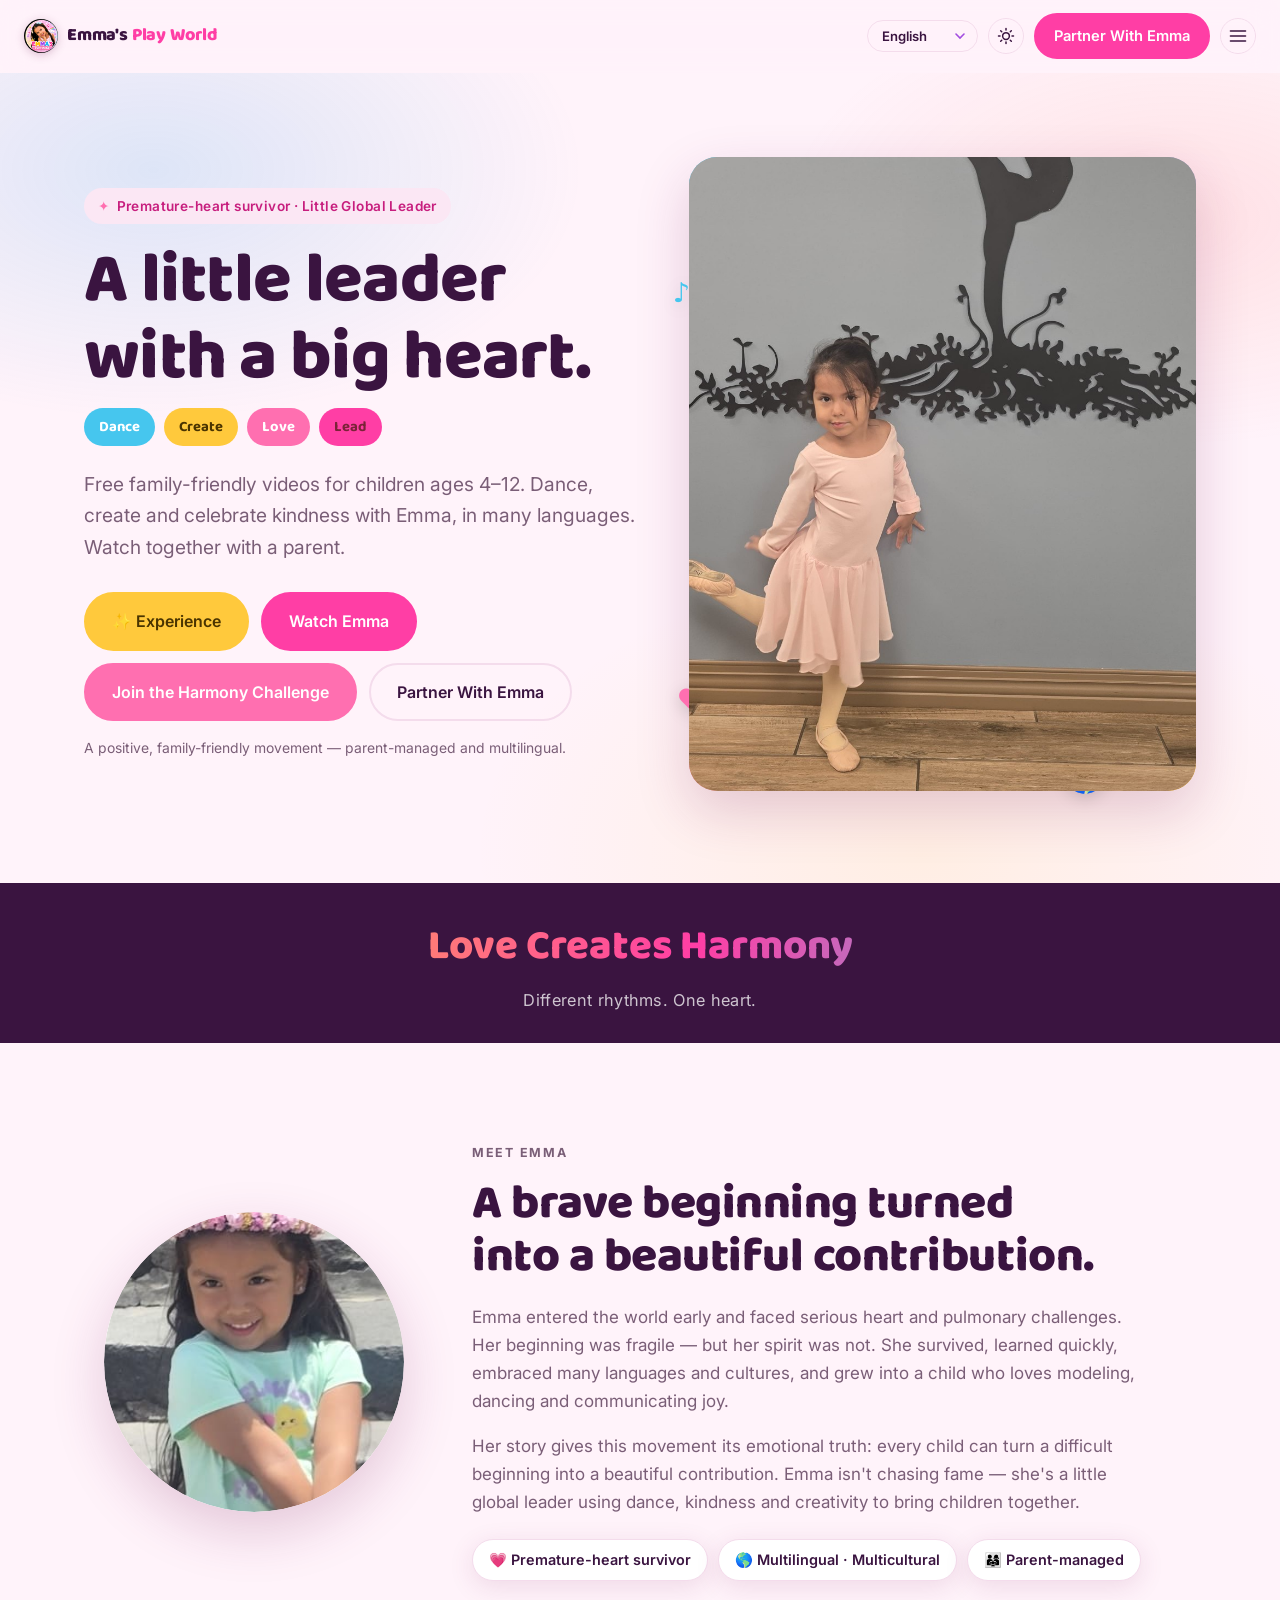
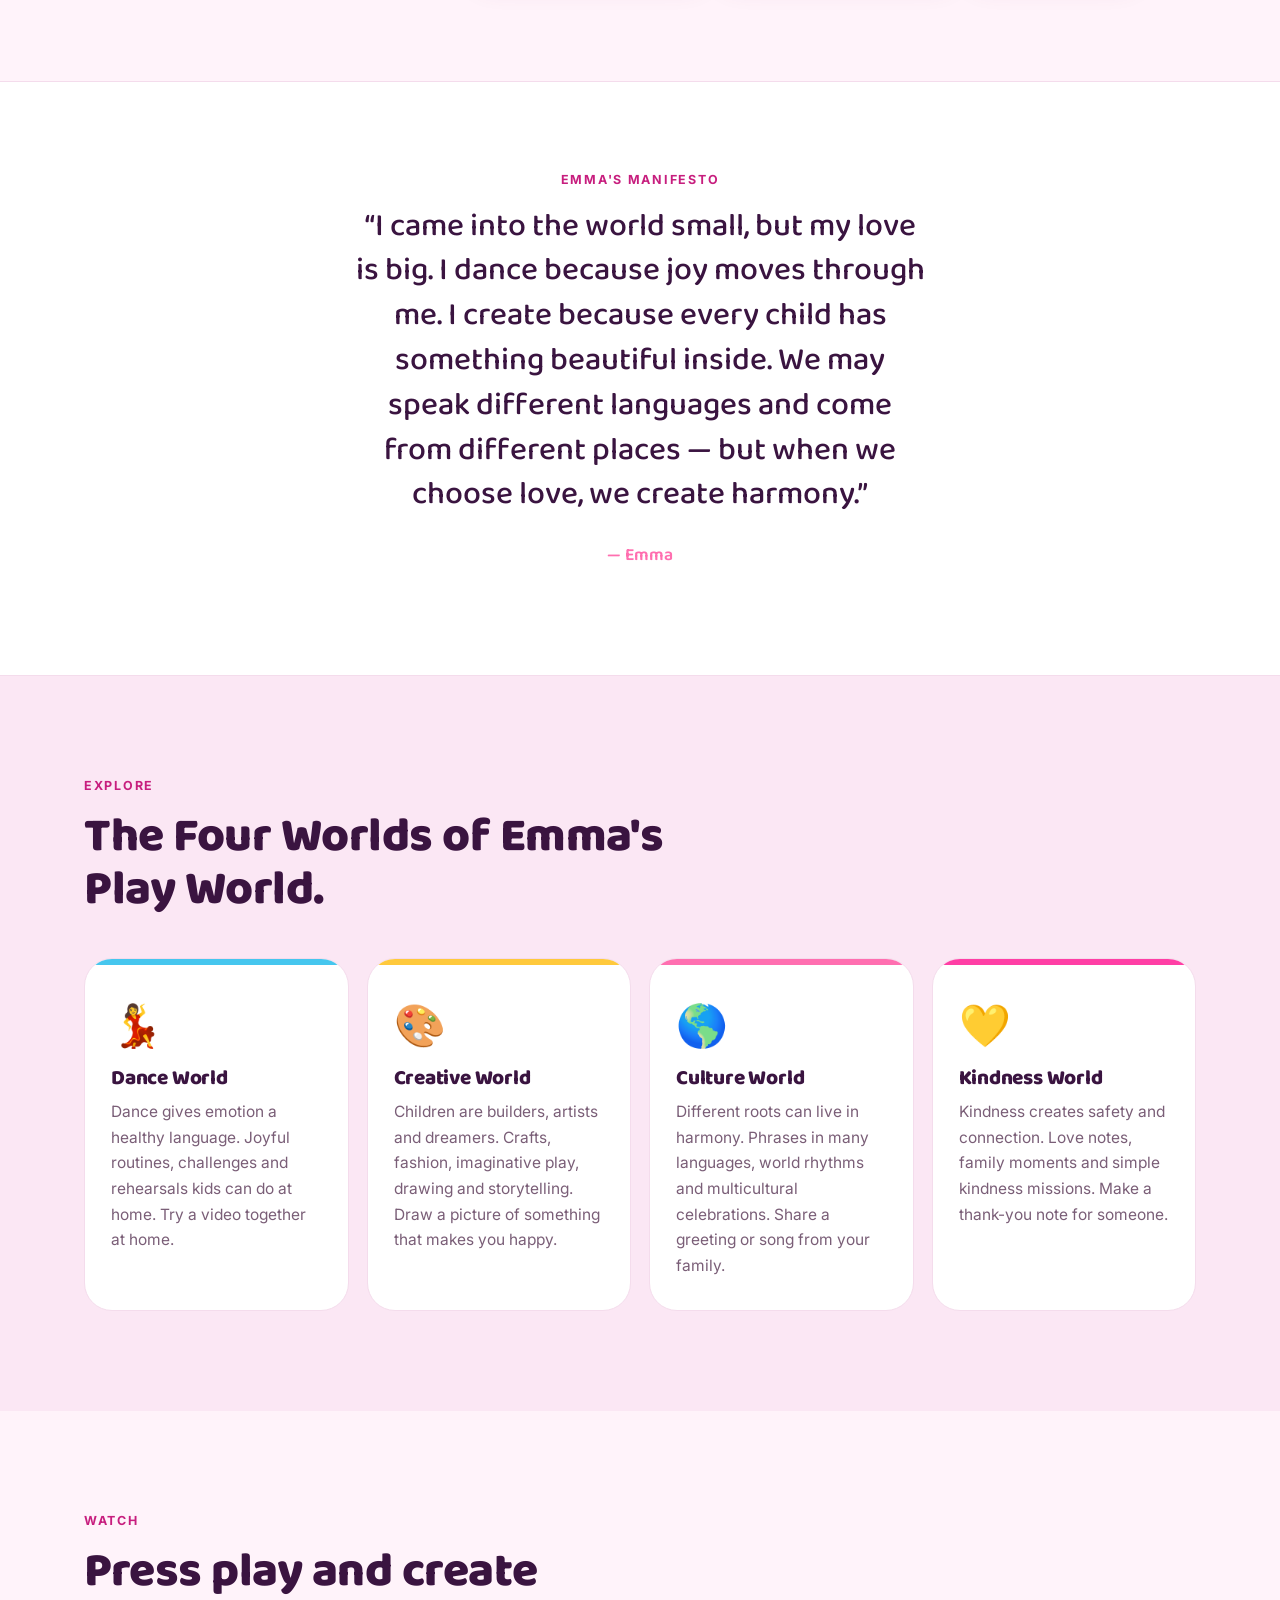
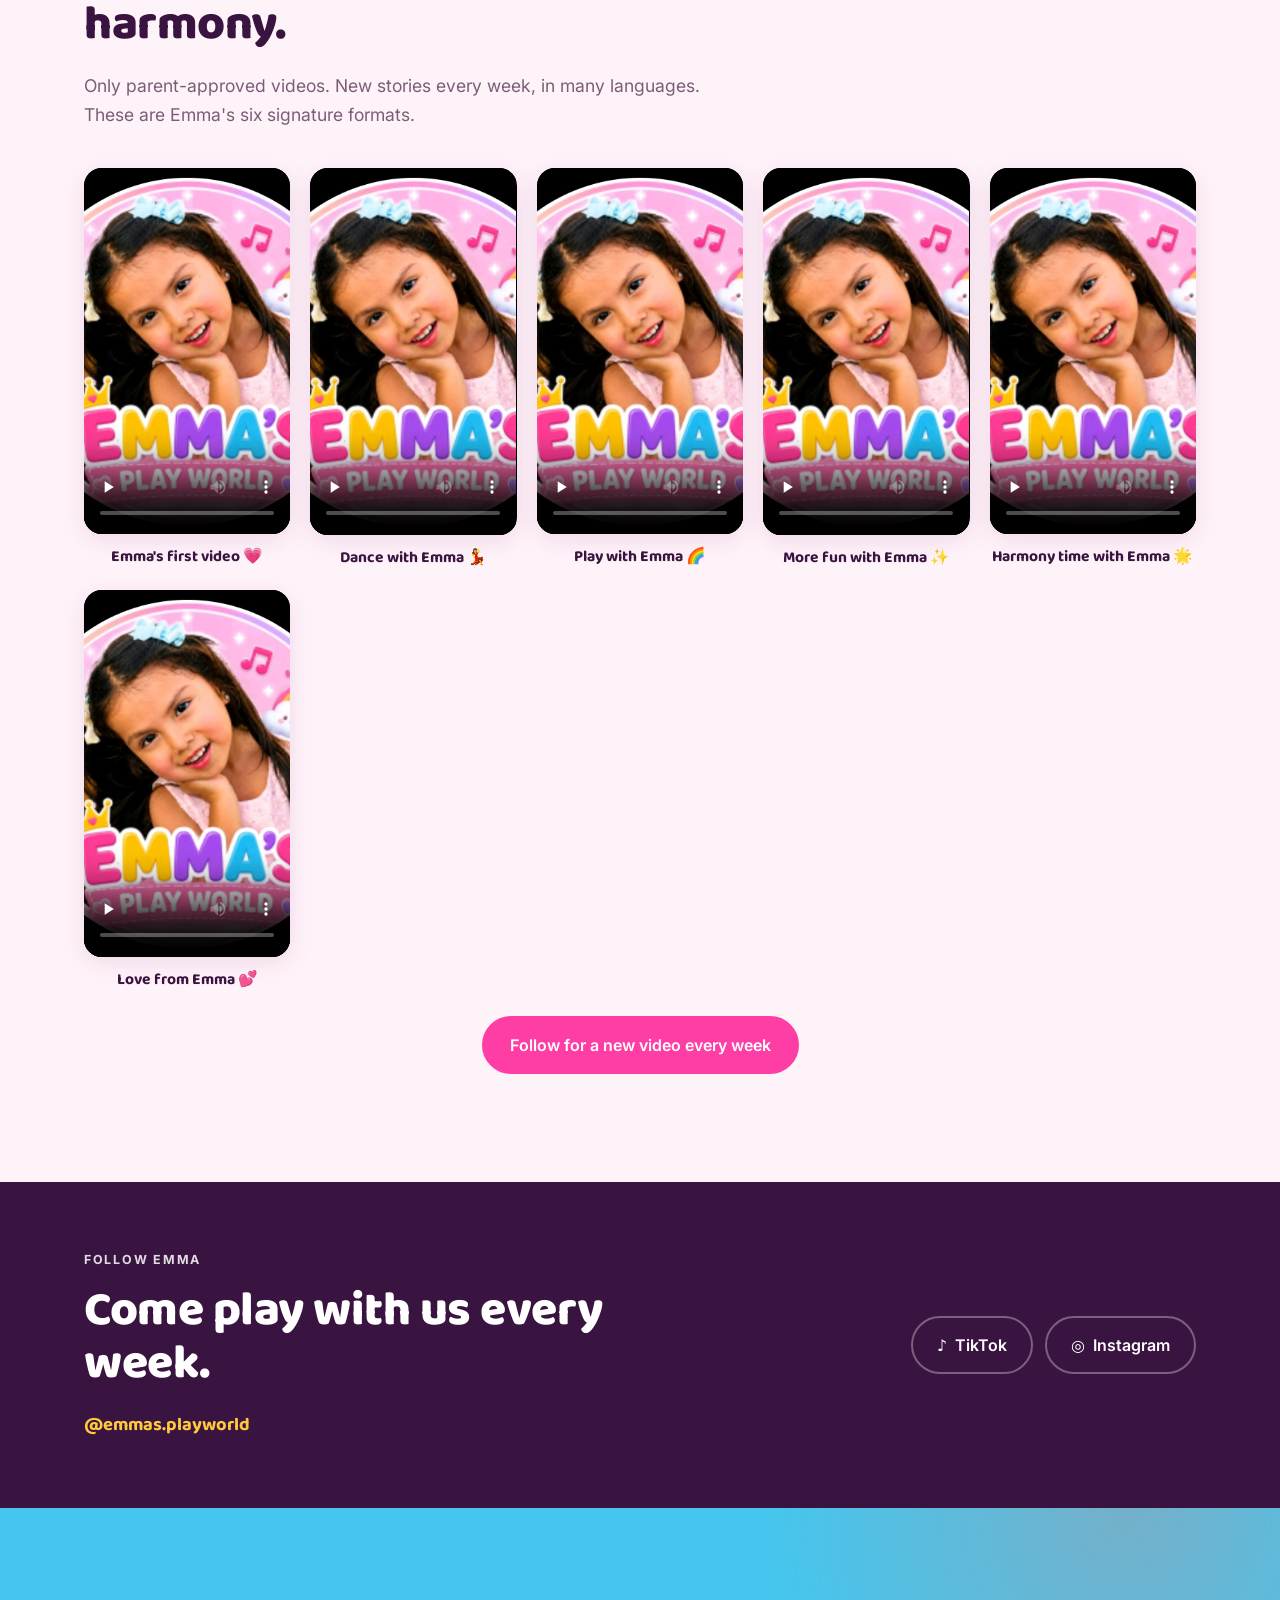
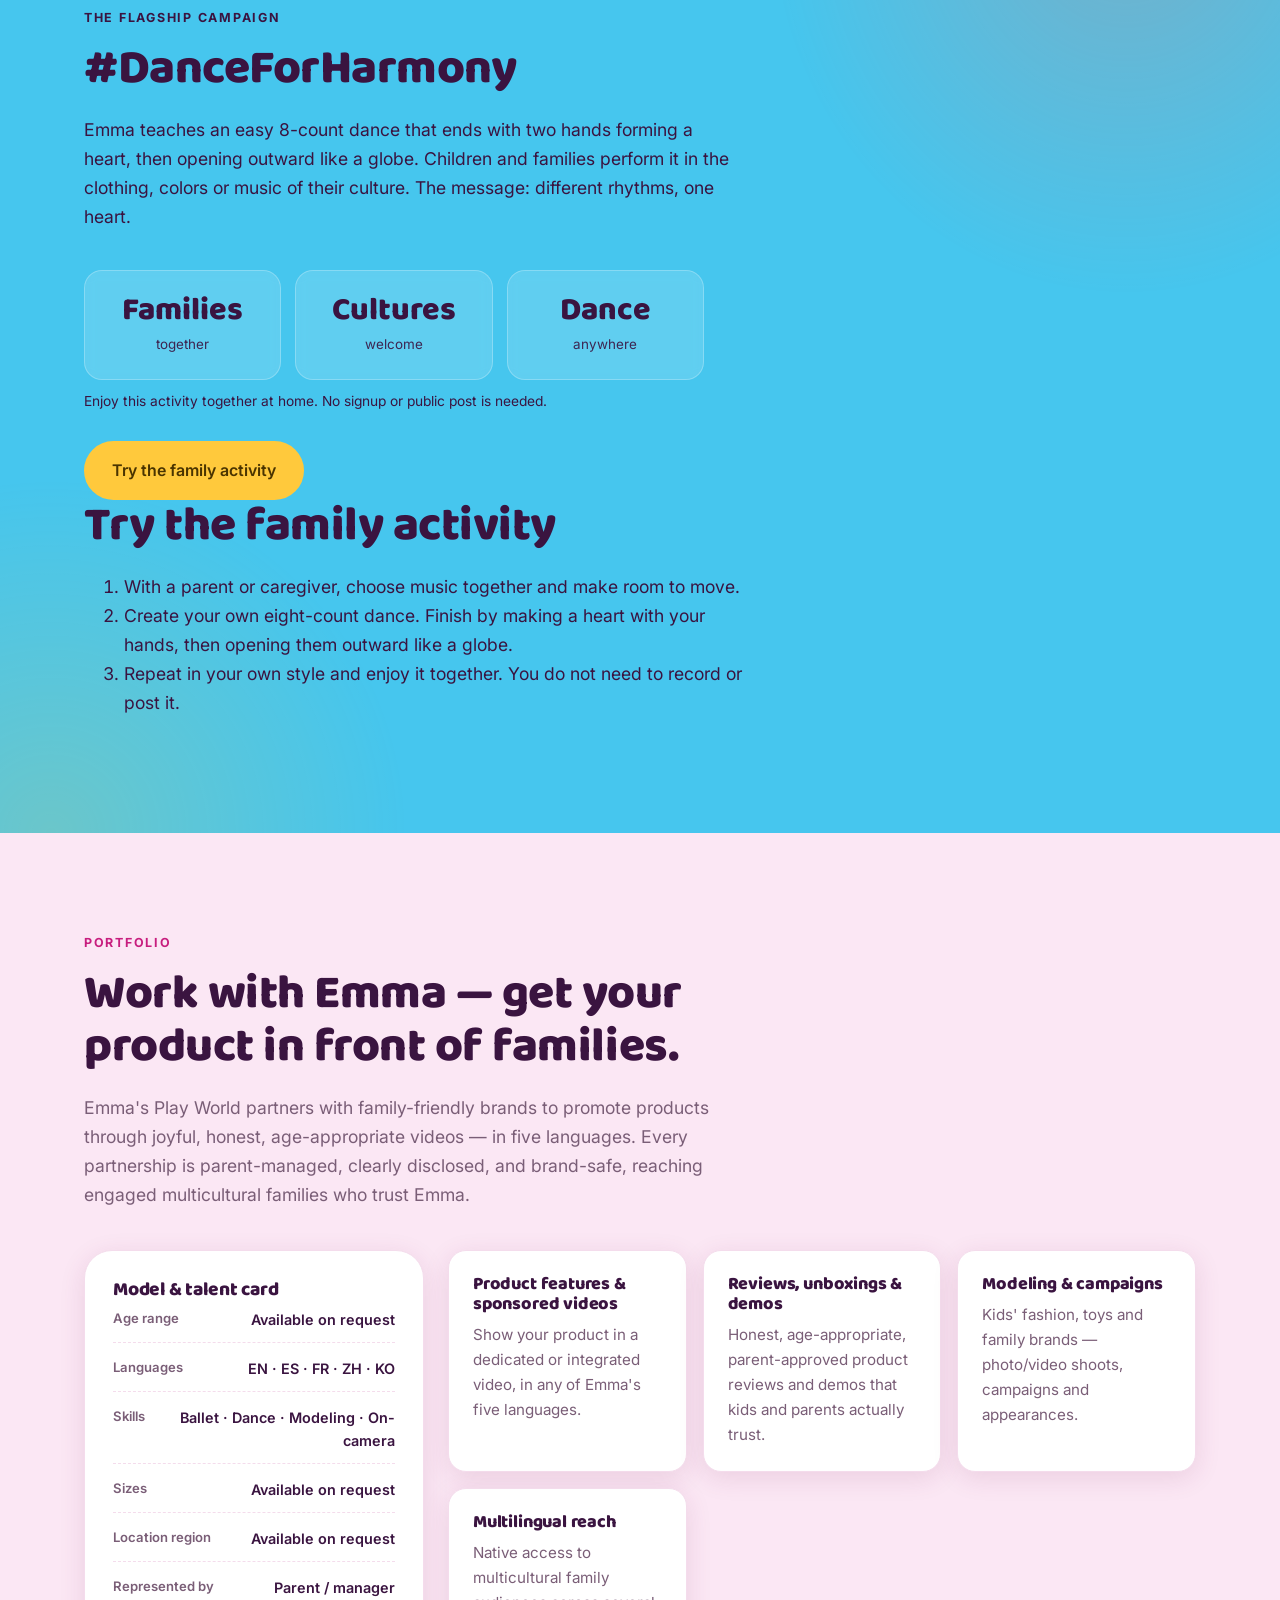
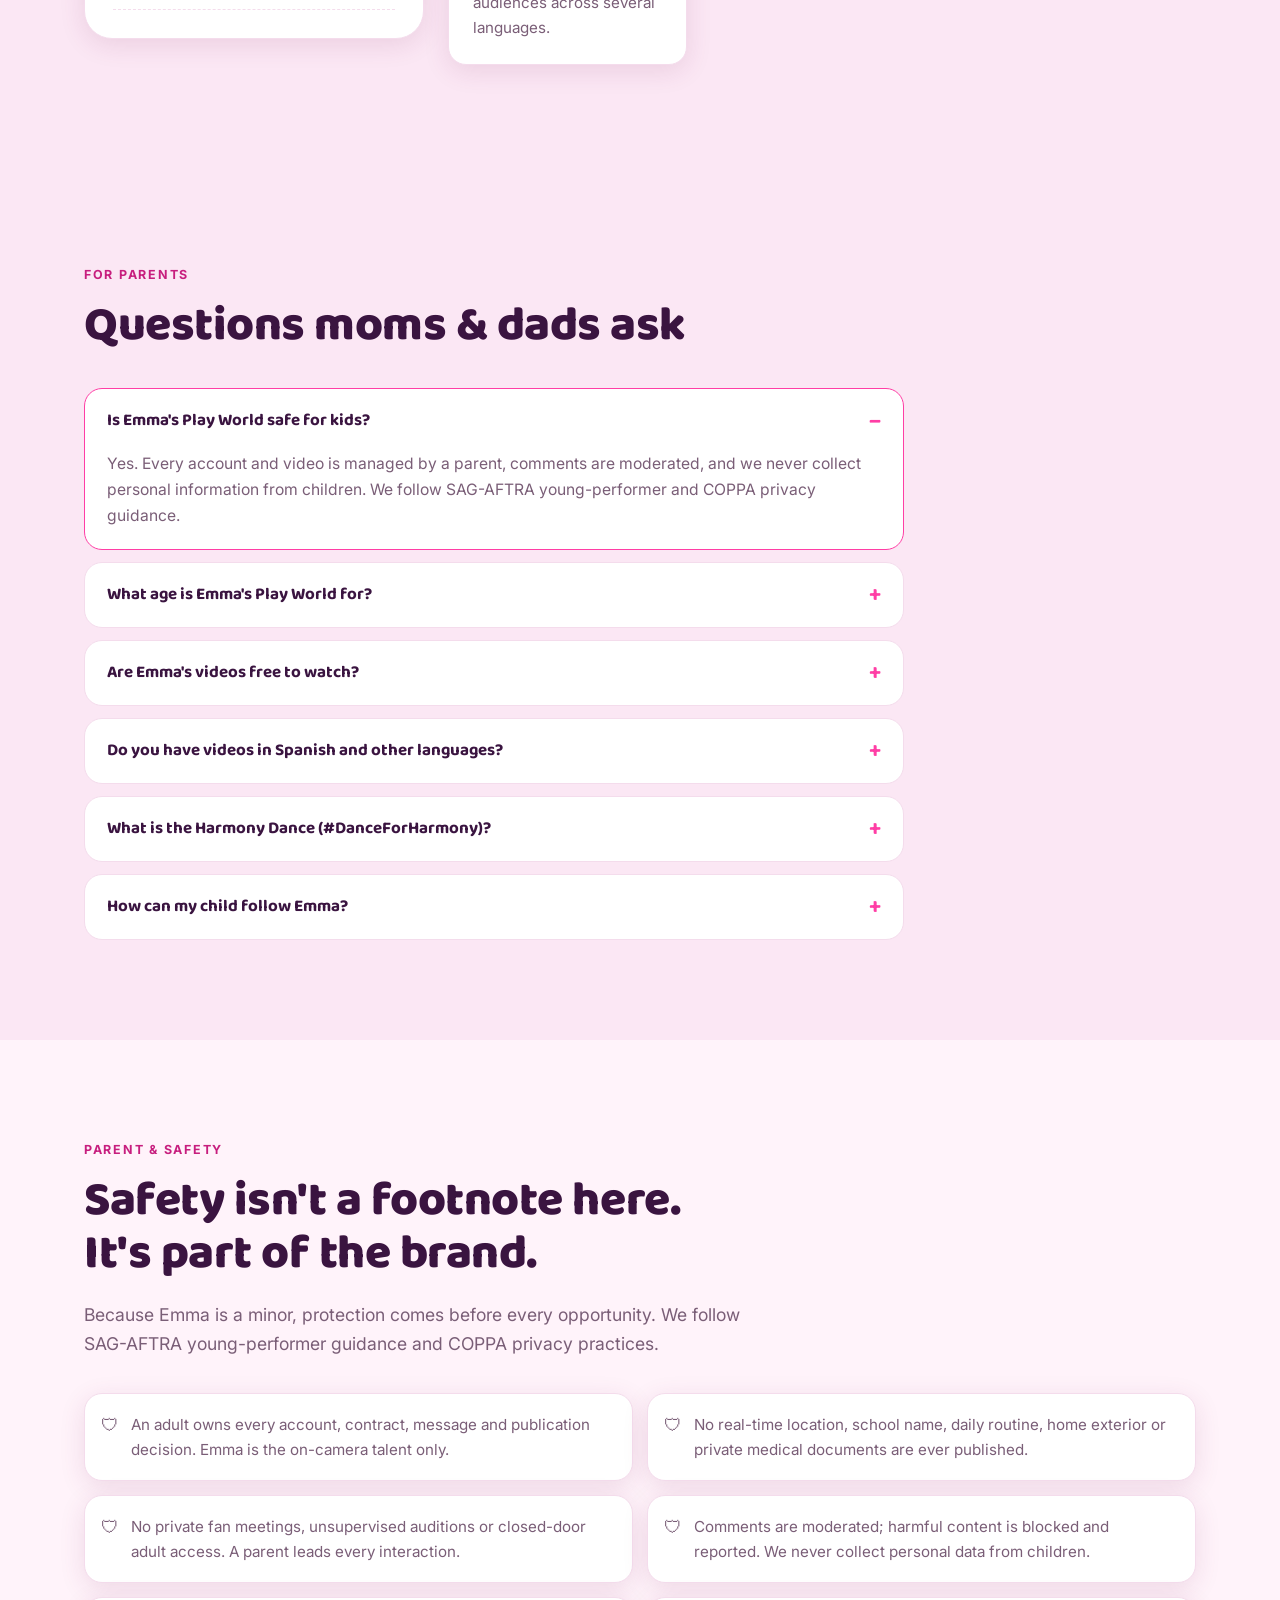
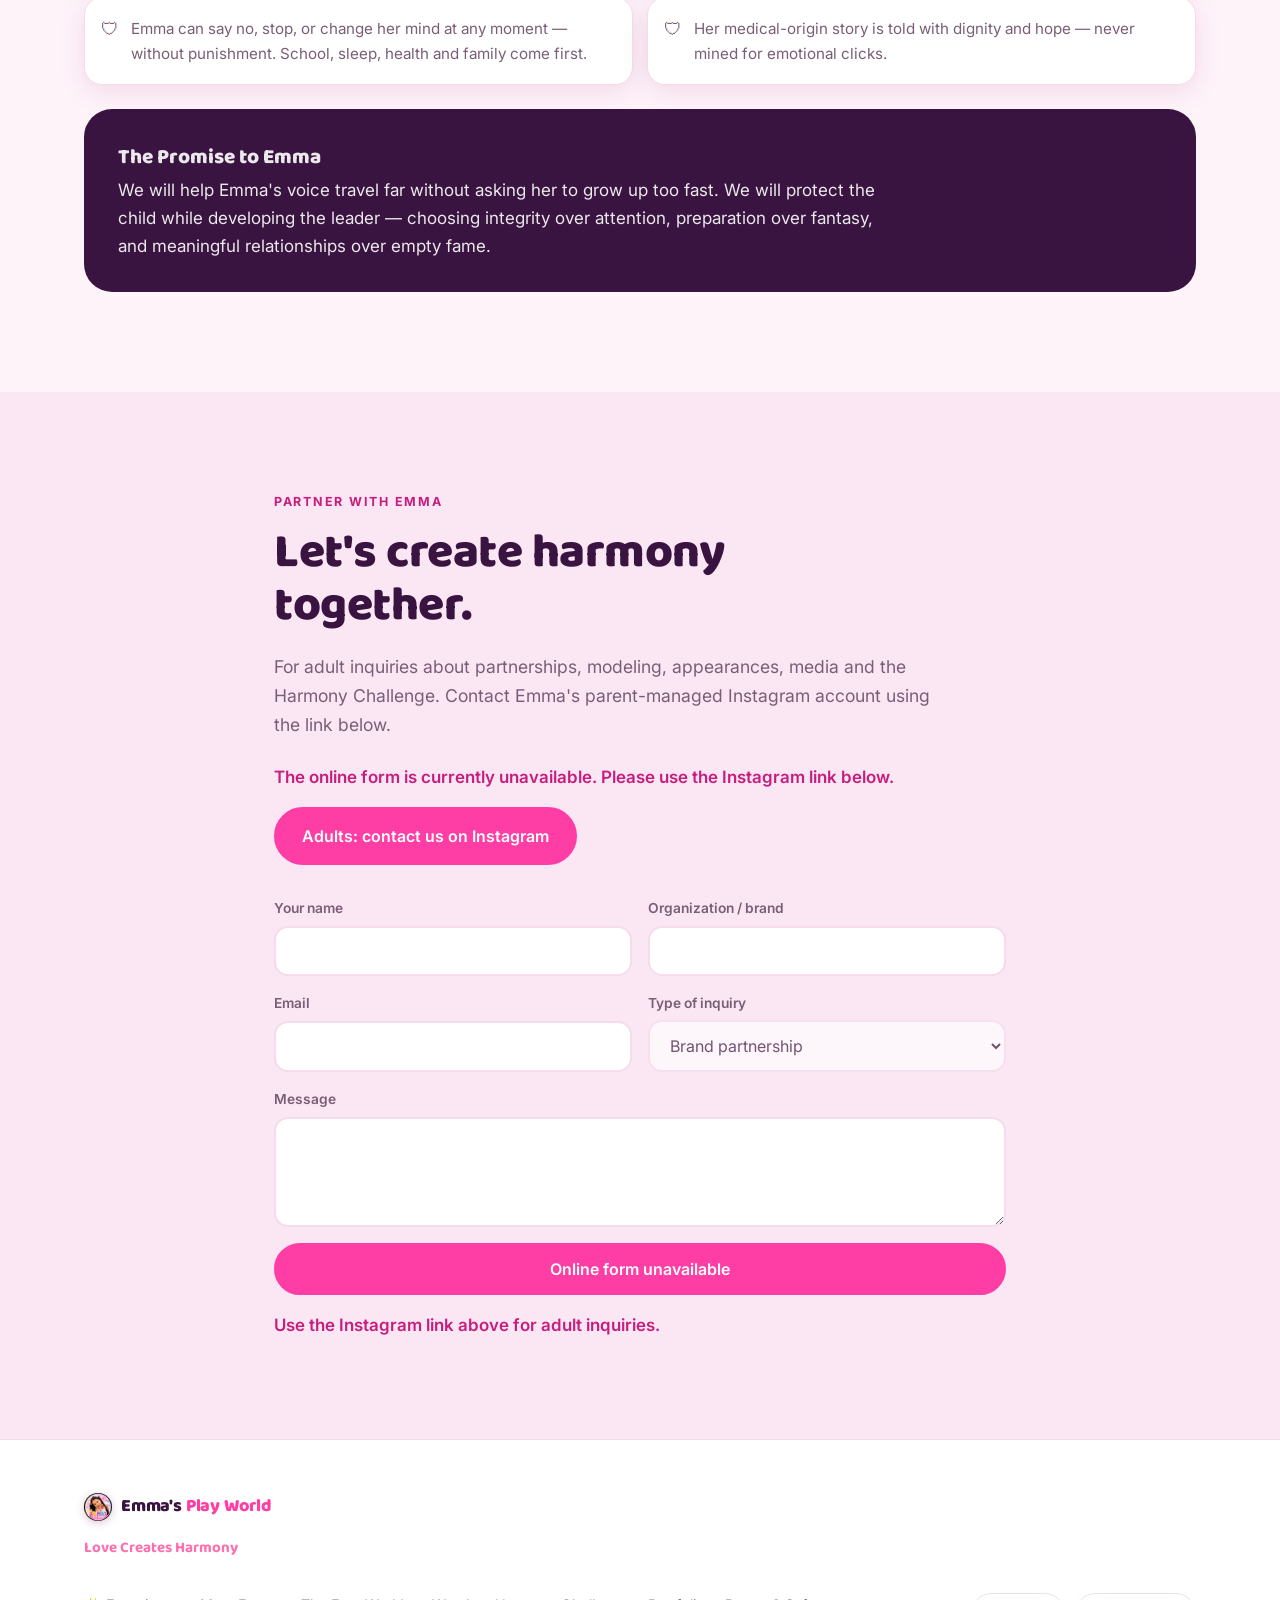
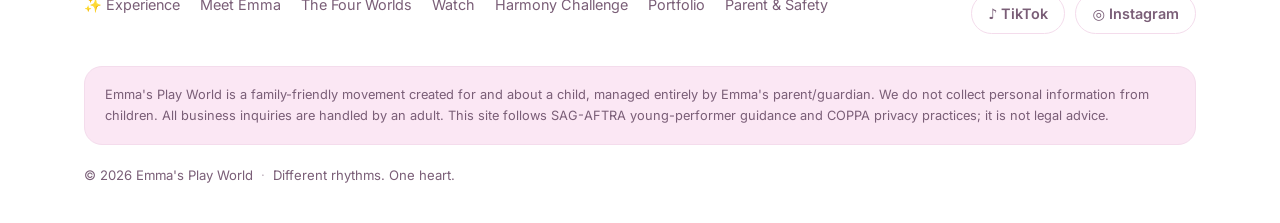
<file: pt/index.html>
<!DOCTYPE html>
<html lang="pt">
<head>
<meta charset="utf-8">
<meta name="viewport" content="width=device-width, initial-scale=1">

<meta name="epw-lang" content="pt">
<title>Emma's Play World — O Amor Cria Harmonia</title>
<meta name="description" content="Um movimento infantil multilíngue administrado pelos pais. Dance, crie e espalhe bondade com a Emma. O Amor Cria Harmonia. #DanceForHarmony">
<meta name="keywords" content="kids videos for moms, safe videos for kids, free kids dance videos, videos for kids, bilingual kids content, kids dance, dance for kids, family friendly kids videos, videos para niños, niños bailando, multicultural kids, activities for kids, kids ballet, ballet for kids, little ballerina, Emma's Play World, Dance For Harmony">
<meta name="author" content="Emma's Play World">
<meta name="robots" content="index, follow, max-image-preview:large">

<link rel="canonical" href="https://www.emmasplayworld.com/pt/">
<link rel="alternate" hreflang="en" href="https://www.emmasplayworld.com/">
<link rel="alternate" hreflang="es" href="https://www.emmasplayworld.com/es/">
<link rel="alternate" hreflang="zh" href="https://www.emmasplayworld.com/zh/">
<link rel="alternate" hreflang="ko" href="https://www.emmasplayworld.com/ko/">
<link rel="alternate" hreflang="fr" href="https://www.emmasplayworld.com/fr/">
<link rel="alternate" hreflang="pt" href="https://www.emmasplayworld.com/pt/">
<link rel="alternate" hreflang="en-US" href="https://www.emmasplayworld.com/">
<link rel="alternate" hreflang="en-GB" href="https://www.emmasplayworld.com/">
<link rel="alternate" hreflang="es-US" href="https://www.emmasplayworld.com/es/">
<link rel="alternate" hreflang="es-ES" href="https://www.emmasplayworld.com/es/">
<link rel="alternate" hreflang="fr-FR" href="https://www.emmasplayworld.com/fr/">
<!-- LATAM: Mexico + Central America -->
<link rel="alternate" hreflang="es-MX" href="https://www.emmasplayworld.com/es/">
<link rel="alternate" hreflang="es-GT" href="https://www.emmasplayworld.com/es/">
<link rel="alternate" hreflang="es-HN" href="https://www.emmasplayworld.com/es/">
<link rel="alternate" hreflang="es-SV" href="https://www.emmasplayworld.com/es/">
<link rel="alternate" hreflang="es-NI" href="https://www.emmasplayworld.com/es/">
<link rel="alternate" hreflang="es-CR" href="https://www.emmasplayworld.com/es/">
<link rel="alternate" hreflang="es-PA" href="https://www.emmasplayworld.com/es/">
<!-- LATAM: Caribbean -->
<link rel="alternate" hreflang="es-CU" href="https://www.emmasplayworld.com/es/">
<link rel="alternate" hreflang="es-DO" href="https://www.emmasplayworld.com/es/">
<link rel="alternate" hreflang="es-PR" href="https://www.emmasplayworld.com/es/">
<!-- LATAM: South America -->
<link rel="alternate" hreflang="es-CO" href="https://www.emmasplayworld.com/es/">
<link rel="alternate" hreflang="es-VE" href="https://www.emmasplayworld.com/es/">
<link rel="alternate" hreflang="es-EC" href="https://www.emmasplayworld.com/es/">
<link rel="alternate" hreflang="es-PE" href="https://www.emmasplayworld.com/es/">
<link rel="alternate" hreflang="es-BO" href="https://www.emmasplayworld.com/es/">
<link rel="alternate" hreflang="es-PY" href="https://www.emmasplayworld.com/es/">
<link rel="alternate" hreflang="es-CL" href="https://www.emmasplayworld.com/es/">
<link rel="alternate" hreflang="es-AR" href="https://www.emmasplayworld.com/es/">
<link rel="alternate" hreflang="es-UY" href="https://www.emmasplayworld.com/es/">
<!-- Brazil -->
<link rel="alternate" hreflang="pt-BR" href="https://www.emmasplayworld.com/pt/">
<link rel="alternate" hreflang="x-default" href="https://www.emmasplayworld.com/">

<meta property="og:type" content="website">
<meta property="og:site_name" content="Emma's Play World">
<meta property="og:title" content="Emma's Play World — O Amor Cria Harmonia">
<meta property="og:description" content="Um movimento infantil multilíngue administrado pelos pais. Dance, crie e espalhe bondade com a Emma. O Amor Cria Harmonia. #DanceForHarmony">
<meta property="og:url" content="https://www.emmasplayworld.com/pt/">
<meta property="og:image" content="https://www.emmasplayworld.com/images/logo.jpg">
<meta property="og:image:type" content="image/jpeg">
<meta property="og:image:width" content="1079">
<meta property="og:image:height" content="1048">
<meta property="og:image:alt" content="Emma's Play World — logo">
<meta property="og:locale" content="pt_BR">
<meta property="og:locale:alternate" content="es_ES">
<meta property="og:locale:alternate" content="fr_FR">
<meta property="og:locale:alternate" content="zh_CN">
<meta property="og:locale:alternate" content="ko_KR">
<meta property="og:locale:alternate" content="pt_BR">

<meta name="twitter:card" content="summary_large_image">
<meta name="twitter:title" content="Emma's Play World — O Amor Cria Harmonia">
<meta name="twitter:description" content="Um movimento infantil multilíngue administrado pelos pais. Dance, crie e espalhe bondade com a Emma. O Amor Cria Harmonia. #DanceForHarmony">
<meta name="twitter:image" content="https://www.emmasplayworld.com/images/logo.jpg">
<meta name="twitter:image:alt" content="Emma's Play World — logo">

<meta name="theme-color" content="#FF3EA5">

<!-- favicons: real logo.jpg + SVG star fallback -->
<link rel="icon" type="image/svg+xml" href="data:image/svg+xml,%3Csvg xmlns='http://www.w3.org/2000/svg' viewBox='0 0 32 32'%3E%3Cpath d='M16 2l4 9 10 .8-7.6 6.4 2.4 9.8L16 22.6 7.2 28l2.4-9.8L2 11.8 12 11z' fill='%23FF3EA5'/%3E%3C/svg%3E">
<link rel="icon" href="/images/logo.jpg" sizes="any">
<link rel="apple-touch-icon" href="/images/logo.jpg">
<link rel="manifest" href="/manifest.webmanifest">

<link rel="preconnect" href="https://fonts.googleapis.com">
<link rel="preconnect" href="https://fonts.gstatic.com" crossorigin>
<link href="https://fonts.googleapis.com/css2?family=Baloo+2:wght@500;700;800&family=Inter:wght@400;500;600&display=swap" rel="stylesheet">

<link rel="stylesheet" href="/styles.css">

<!-- ── Schema.org (Person + WebSite). Parent-managed brand for a minor:
     deliberately NO birthDate, home address, or school. -->
<script type="application/ld+json">
{
  "@context": "https://schema.org",
  "@graph": [
    {
      "@type": "WebSite",
      "@id": "https://www.emmasplayworld.com/#website",
      "url": "https://www.emmasplayworld.com/",
      "name": "Emma's Play World",
      "inLanguage": ["en", "es", "fr", "zh", "ko"],
      "description": "A parent-managed children's movement — dance, creativity and kindness across cultures. Love Creates Harmony.",
      "publisher": { "@id": "https://www.emmasplayworld.com/#organization" }
    },
    {
      "@type": "Person",
      "@id": "https://www.emmasplayworld.com/#person",
      "name": "Emma",
      "alternateName": "Emma's Play World",
      "jobTitle": "Children's Performer, Dancer & Model",
      "description": "A young multilingual performer and premature-heart survivor — a multicultural 'little global leader' who uses dance, modeling, play and kindness to help children believe that love and creation bring harmony. Content is parent-managed and family-friendly.",
      "knowsLanguage": ["en", "es", "fr", "zh", "ko"],
      "url": "https://www.emmasplayworld.com/",
      "mainEntityOfPage": "https://www.emmasplayworld.com/",
      "sameAs": [
        "https://www.tiktok.com/@emmaspayworld",
        "https://www.instagram.com/emmas.playworld"
      ]
    },
    {
      "@type": "Organization",
      "@id": "https://www.emmasplayworld.com/#organization",
      "name": "Emma's Play World",
      "alternateName": "Emma's Play World — Love Creates Harmony",
      "url": "https://www.emmasplayworld.com/",
      "logo": {
        "@type": "ImageObject",
        "url": "https://www.emmasplayworld.com/images/logo.jpg",
        "width": 1079,
        "height": 1048,
        "caption": "Emma's Play World"
      },
      "image": "https://www.emmasplayworld.com/images/logo.jpg",
      "description": "A parent-managed, multilingual children's movement led by Emma — dance, ballet, creativity and kindness that help children of every culture feel they belong. Love Creates Harmony.",
      "slogan": "Love Creates Harmony",
      "foundingDate": "2026",
      "knowsLanguage": ["en", "es", "pt", "fr", "zh", "ko"],
      "founder": { "@id": "https://www.emmasplayworld.com/#person" },
      "sameAs": [
        "https://www.tiktok.com/@emmaspayworld",
        "https://www.instagram.com/emmas.playworld"
      ]
    }
  ]
}
</script>
<!-- VideoObject structured data → eligible for Google Video results worldwide. -->
<script type="application/ld+json">
{
  "@context": "https://schema.org",
  "@graph": [
    { "@type": "VideoObject", "name": "Emma's first video", "description": "Meet Emma and her multilingual kids' movement — dance, creativity and kindness. Different rhythms, one heart. #DanceForHarmony", "thumbnailUrl": "https://www.emmasplayworld.com/images/logo.jpg", "uploadDate": "2026-07-24", "contentUrl": "https://www.emmasplayworld.com/media/emma-1.mp4", "duration": "PT32S", "isFamilyFriendly": true, "inLanguage": ["en","es","fr","zh","ko"] },
    { "@type": "VideoObject", "name": "Dance with Emma", "description": "Learn Emma's Harmony Dance and try it with your own culture's music. Kids dance for harmony in five languages. #DanceForHarmony", "thumbnailUrl": "https://www.emmasplayworld.com/images/logo.jpg", "uploadDate": "2026-07-24", "contentUrl": "https://www.emmasplayworld.com/media/emma-2.mp4", "duration": "PT18S", "isFamilyFriendly": true, "inLanguage": ["en","es","fr","zh","ko"] },
    { "@type": "VideoObject", "name": "Play with Emma", "description": "Play, create and smile with Emma — wholesome, family-friendly kids' fun in five languages. Love creates harmony. #DanceForHarmony", "thumbnailUrl": "https://www.emmasplayworld.com/images/logo.jpg", "uploadDate": "2026-07-24", "contentUrl": "https://www.emmasplayworld.com/media/emma-3.mp4", "duration": "PT37S", "isFamilyFriendly": true, "inLanguage": ["en","es","fr","zh","ko"] },
    { "@type": "VideoObject", "name": "More fun with Emma", "description": "More dance, creativity and kindness with Emma, a little global leader bringing kids together across cultures. #DanceForHarmony", "thumbnailUrl": "https://www.emmasplayworld.com/images/logo.jpg", "uploadDate": "2026-07-24", "contentUrl": "https://www.emmasplayworld.com/media/emma-4.mp4", "duration": "PT47S", "isFamilyFriendly": true, "inLanguage": ["en","es","fr","zh","ko"] },
    { "@type": "VideoObject", "name": "Harmony time with Emma", "description": "Harmony time with Emma — bilingual, multicultural kids' content built on love and kindness. Different rhythms, one heart. #DanceForHarmony", "thumbnailUrl": "https://www.emmasplayworld.com/images/logo.jpg", "uploadDate": "2026-07-24", "contentUrl": "https://www.emmasplayworld.com/media/emma-5.mp4", "duration": "PT59S", "isFamilyFriendly": true, "inLanguage": ["en","es","fr","zh","ko"] },
    { "@type": "VideoObject", "name": "Love from Emma", "description": "A little leader with a big heart. Love, dance and kindness for kids and families, in five languages. #DanceForHarmony", "thumbnailUrl": "https://www.emmasplayworld.com/images/logo.jpg", "uploadDate": "2026-07-24", "contentUrl": "https://www.emmasplayworld.com/media/emma-6.mp4", "duration": "PT7S", "isFamilyFriendly": true, "inLanguage": ["en","es","fr","zh","ko"] }
  ]
}
</script>

<!-- FAQ structured data (parent questions → eligible for Google FAQ rich results). English root only; stripped from /xx/ pages. -->

</head>
<body>

<a class="skip-link" href="#main" data-en="Skip to content" data-pt="Pular para o conteúdo" data-es="Saltar al contenido" data-zh="跳到内容" data-ko="본문으로 건너뛰기" data-fr="Aller au contenu">Pular para o conteúdo</a>

<!-- ─────────────────────────  NAV  ───────────────────────── -->
<header class="nav" id="nav">
  <div class="wrap nav__inner">
    <a class="brand" href="#top" aria-label="Emma's Play World home">
      <span class="brand__mark" aria-hidden="true">
        <img class="brand__logo" src="/images/logo.jpg" alt="" onerror="this.remove()">
      </span>
      <span class="brand__text">Emma's <em>Play World</em></span>
    </a>

    <nav class="nav__links" id="navLinks" aria-label="Main">
      <a href="/experience.html" data-en="✨ Experience" data-pt="✨ Experiência" data-es="✨ Experiencia" data-zh="✨ 沉浸体验" data-ko="✨ 체험" data-fr="✨ Expérience">✨ Experiência</a>
      <a href="#about"     data-en="Meet Emma" data-pt="Conheça a Emma"        data-es="Conoce a Emma"        data-zh="认识Emma"     data-ko="엠마 소개" data-fr="Découvrir Emma">Conheça a Emma</a>
      <a href="#worlds"    data-en="The Four Worlds" data-pt="Os Quatro Mundos"  data-es="Los Cuatro Mundos"    data-zh="四个世界"     data-ko="네 개의 세계" data-fr="Les Quatre Mondes">Os Quatro Mundos</a>
      <a href="#watch"     data-en="Watch" data-pt="Assistir"            data-es="Videos"               data-zh="观看"         data-ko="영상" data-fr="Vidéos">Assistir</a>
      <a href="#challenge" data-en="Harmony Challenge" data-pt="Desafio da Harmonia" data-es="Reto Harmony"        data-zh="和谐挑战"     data-ko="하모니 챌린지" data-fr="Défi Harmony">Desafio da Harmonia</a>
      <a href="#portfolio" data-en="Portfolio" data-pt="Portfólio"        data-es="Portafolio"           data-zh="作品集"       data-ko="포트폴리오" data-fr="Portfolio">Portfólio</a>
      <a href="#safety"    data-en="Parent &amp; Safety" data-pt="Pais &amp; Segurança" data-es="Padres y Seguridad" data-zh="家长与安全"  data-ko="부모 & 안전" data-fr="Parents et Sécurité">Pais &amp; Segurança</a>
    </nav>

    <div class="nav__tools">
      <label class="sr-only" for="langSelect" data-en="Language" data-pt="Idioma" data-es="Idioma" data-zh="语言" data-ko="언어" data-fr="Langue">Idioma</label>
      <select class="langsel" id="langSelect" aria-label="Language">
        <option value="en">English</option>
        <option value="es">Español</option>
        <option value="zh">中文</option>
        <option value="ko">한국어</option>
        <option value="fr">Français</option>
        <option value="pt" selected>Português</option>
      </select>
      <button class="iconbtn" id="themeToggle" type="button" aria-label="Toggle dark mode">
        <svg viewBox="0 0 24 24" width="18" height="18" fill="none" stroke="currentColor" stroke-width="2" stroke-linecap="round">
          <circle cx="12" cy="12" r="4.5"/>
          <path d="M12 2v2M12 20v2M2 12h2M20 12h2M4.9 4.9l1.4 1.4M17.7 17.7l1.4 1.4M19.1 4.9l-1.4 1.4M6.3 17.7l-1.4 1.4"/>
        </svg>
      </button>
      <a class="btn btn--sm btn--primary" href="#partners" data-en="Partner With Emma" data-pt="Seja Parceiro da Emma" data-es="Colabora con Emma" data-zh="与Emma合作" data-ko="엠마와 협업" data-fr="Collaborer avec Emma">Seja Parceiro da Emma</a>
      <button class="iconbtn nav__burger" id="navBurger" type="button" aria-label="Menu" aria-expanded="false" aria-controls="navLinks">
        <svg class="nav__burger-open" viewBox="0 0 24 24" width="20" height="20" fill="none" stroke="currentColor" stroke-width="2" stroke-linecap="round"><path d="M3 6h18M3 12h18M3 18h18"/></svg>
        <svg class="nav__burger-close" viewBox="0 0 24 24" width="20" height="20" fill="none" stroke="currentColor" stroke-width="2" stroke-linecap="round"><path d="M6 6l12 12M18 6L6 18"/></svg>
      </button>
    </div>
  </div>
</header>

<main id="main">

<!-- ─────────────────────────  HERO  ───────────────────────── -->
<section class="hero" id="top">
  <div class="wrap hero__inner">
    <div class="hero__copy">
      <p class="eyebrow">
        <span class="spark" aria-hidden="true">✦</span>
        <span data-en="Premature-heart survivor · Little Global Leader" data-pt="Sobrevivente de coração prematuro · Pequena Líder Global" data-es="Sobreviviente de corazón prematuro · Pequeña Líder Global" data-zh="早产心脏幸存者 · 小小世界领袖" data-ko="미숙아 심장 생존자 · 작은 글로벌 리더" data-fr="Survivante d'un cœur prématuré · Petite Leader Mondiale">Sobrevivente de coração prematuro · Pequena Líder Global</span>
      </p>

      <h1 class="hero__title" data-en="A little leader with a big heart." data-pt="Uma pequena líder com um grande coração." data-es="Una pequeña líder con un gran corazón." data-zh="一个拥有大大爱心的小小领袖。" data-ko="큰 마음을 가진 작은 리더." data-fr="Une petite leader au grand cœur.">Uma pequena líder com um grande coração.</h1>

      <p class="hero__tags" aria-hidden="true">
        <span class="pill pill--sky"    data-en="Dance" data-pt="Dançar"  data-es="Baila" data-zh="跳舞" data-ko="춤" data-fr="Danse">Dançar</span>
        <span class="pill pill--gold"   data-en="Create" data-pt="Criar" data-es="Crea"  data-zh="创作" data-ko="창작" data-fr="Créer">Criar</span>
        <span class="pill pill--coral"  data-en="Love" data-pt="Amar"   data-es="Ama"   data-zh="爱"   data-ko="사랑" data-fr="Aimer">Amar</span>
        <span class="pill pill--pink"   data-en="Lead" data-pt="Liderar"   data-es="Guía"  data-zh="引领" data-ko="리드" data-fr="Guider">Liderar</span>
      </p>

      <p class="hero__sub" data-en="Free family-friendly videos for children ages 4–12. Dance, create and celebrate kindness with Emma, in many languages. Watch together with a parent." data-pt="Vídeos gratuitos para toda a família, para crianças de 4 a 12 anos. Dance, crie e celebre a bondade com a Emma, em vários idiomas. Assista com um dos pais." data-es="Videos gratuitos para toda la familia, para niños de 4 a 12 años. Baila, crea y celebra la amabilidad con Emma, en muchos idiomas. Míralos con tu madre o tu padre." data-zh="适合4至12岁儿童和家庭观看的免费视频。和 Emma 一起跳舞、创作，用多种语言传递善意。请与家长一起观看。" data-ko="4~12세 어린이를 위한 무료 가족 친화적 영상이에요. 엠마와 함께 여러 언어로 춤추고, 만들고, 친절을 나눠요. 부모님과 함께 시청하세요." data-fr="Vidéos gratuites adaptées à toute la famille, pour les enfants de 4 à 12 ans. Danse, crée et célèbre la gentillesse avec Emma, dans plusieurs langues. Regarde-les avec un parent.">Vídeos gratuitos para toda a família, para crianças de 4 a 12 anos. Dance, crie e celebre a bondade com a Emma, em vários idiomas. Assista com um dos pais.</p>

      <div class="hero__cta">
        <a class="btn btn--gold" href="/experience.html" data-en="✨ Experience" data-pt="✨ Experiência" data-es="✨ Experiencia" data-zh="✨ 沉浸体验" data-ko="✨ 체험" data-fr="✨ Expérience">✨ Experiência</a>
        <a class="btn btn--primary" href="#watch" data-en="Watch Emma" data-pt="Assista à Emma" data-es="Ver a Emma" data-zh="观看Emma" data-ko="엠마 보기" data-fr="Regarder Emma">Assista à Emma</a>
        <a class="btn btn--coral" href="#challenge" data-en="Join the Harmony Challenge" data-pt="Participe do Desafio da Harmonia" data-es="Únete al Reto Harmony" data-zh="加入和谐挑战" data-ko="하모니 챌린지 참여" data-fr="Rejoindre le Défi Harmony">Participe do Desafio da Harmonia</a>
        <a class="btn btn--ghost" href="#partners" data-en="Partner With Emma" data-pt="Seja Parceiro da Emma" data-es="Colabora con Emma" data-zh="与Emma合作" data-ko="엠마와 협업" data-fr="Collaborer avec Emma">Seja Parceiro da Emma</a>
      </div>

      <p class="hero__note" data-en="A positive, family-friendly movement — parent-managed and multilingual." data-pt="Um movimento positivo e familiar — administrado pelos pais e multilíngue." data-es="Un movimiento positivo y familiar — administrado por los padres y multilingüe." data-zh="积极、适合全家的运动——由家长管理，支持多种语言。" data-ko="긍정적이고 가족 친화적인 무브먼트 — 부모가 관리하고 여러 언어를 지원해요." data-fr="Un mouvement positif et familial — géré par les parents et multilingue.">Um movimento positivo e familiar — administrado pelos pais e multilíngue.</p>
    </div>

    <div class="hero__art">
      <div class="hero__photo">
        <!-- Emma's first ballet class 🩰 -->
        <img class="ph-img" src="/images/emma-ballet.jpg" alt="Emma in a pink ballet leotard pointing her toe, in front of a ballerina tree mural" onerror="this.remove()">
        <div class="hero__photo-inner">
          <span class="hero__photo-play" aria-hidden="true">▶</span>
          <span data-en="Emma 🩰" data-pt="Emma 🩰" data-es="Emma 🩰" data-zh="Emma 🩰" data-ko="Emma 🩰" data-fr="Emma 🩰">Emma 🩰</span>
        </div>
      </div>
      <span class="float float--star" aria-hidden="true">★</span>
      <span class="float float--heart" aria-hidden="true">♥</span>
      <span class="float float--globe" aria-hidden="true">🌎</span>
      <span class="float float--note" aria-hidden="true">♪</span>
    </div>
  </div>
</section>

<!-- ─────────────────────────  MOVEMENT BANNER  ───────────────────────── -->
<section class="band" aria-label="Movement phrase">
  <div class="wrap band__inner">
    <p class="band__phrase" data-en="Love Creates Harmony" data-pt="O Amor Cria Harmonia" data-es="El Amor Crea Armonía" data-zh="爱创造和谐" data-ko="사랑은 하모니를 만들어요" data-fr="L'Amour Crée l'Harmonie">O Amor Cria Harmonia</p>
    <p class="band__sub" data-en="Different rhythms. One heart." data-pt="Ritmos diferentes. Um só coração." data-es="Diferentes ritmos. Un solo corazón." data-zh="不同的节奏，同一颗心。" data-ko="서로 다른 리듬, 하나의 마음." data-fr="Des rythmes différents. Un seul cœur.">Ritmos diferentes. Um só coração.</p>
  </div>
</section>

<!-- ─────────────────────────  MEET EMMA  ───────────────────────── -->
<section class="section" id="about">
  <div class="wrap about">
    <div class="about__photo">
      <div class="about__ph about__ph--round">
        <img class="ph-img" src="/images/emma-hero.jpg" alt="Emma smiling, wearing a flower crown" loading="lazy" decoding="async" onerror="this.remove()" style="object-position:center 28%">
        <span>Emma's Play World</span>
      </div>
    </div>
    <div class="about__copy">
      <p class="kicker" data-en="Meet Emma" data-pt="Conheça a Emma" data-es="Conoce a Emma" data-zh="认识Emma" data-ko="엠마 소개" data-fr="Découvrir Emma">Conheça a Emma</p>
      <h2 class="h2" data-en="A brave beginning turned into a beautiful contribution." data-pt="Um começo corajoso transformado em uma bela contribuição." data-es="Un comienzo valiente convertido en una hermosa contribución." data-zh="勇敢的开始，化作美丽的贡献。" data-ko="용감한 시작이 아름다운 기여로." data-fr="Un début courageux devenu une belle contribution.">Um começo corajoso transformado em uma bela contribuição.</h2>
      <p data-en="Emma entered the world early and faced serious heart and pulmonary challenges. Her beginning was fragile — but her spirit was not. She survived, learned quickly, embraced many languages and cultures, and grew into a child who loves modeling, dancing and communicating joy." data-pt="A Emma chegou ao mundo muito cedo e enfrentou sérios desafios cardíacos e pulmonares. Seu começo foi frágil — mas seu espírito não. Ela sobreviveu, aprendeu rápido, abraçou muitos idiomas e culturas, e se tornou uma criança que ama modelar, dançar e transmitir alegria." data-es="Emma llegó al mundo muy temprano y enfrentó serios desafíos de corazón y pulmones. Su comienzo fue frágil — pero su espíritu no. Sobrevivió, aprendió rápido, abrazó muchos idiomas y culturas, y se convirtió en una niña que ama modelar, bailar y transmitir alegría." data-zh="Emma很早就来到这个世界，面临严重的心脏和肺部挑战。她的起点很脆弱——但她的精神并不脆弱。她活了下来，学得很快，拥抱了多种语言和文化，成长为一个热爱模特、舞蹈和传递快乐的孩子。" data-ko="엠마는 세상에 아주 일찍 태어나 심각한 심장과 폐 문제를 겪었어요. 시작은 연약했지만, 그 정신만은 그렇지 않았죠. 엠마는 살아남았고, 빠르게 배우며 여러 언어와 문화를 품고, 모델과 춤, 그리고 기쁨을 전하는 걸 사랑하는 아이로 자랐어요." data-fr="Emma est arrivée au monde très tôt et a affronté de graves problèmes cardiaques et pulmonaires. Son début fut fragile — mais pas son esprit. Elle a survécu, appris vite, embrassé de nombreuses langues et cultures, et est devenue une enfant qui adore le mannequinat, la danse et transmettre la joie.">A Emma chegou ao mundo muito cedo e enfrentou sérios desafios cardíacos e pulmonares. Seu começo foi frágil — mas seu espírito não. Ela sobreviveu, aprendeu rápido, abraçou muitos idiomas e culturas, e se tornou uma criança que ama modelar, dançar e transmitir alegria.</p>
      <p data-en="Her story gives this movement its emotional truth: every child can turn a difficult beginning into a beautiful contribution. Emma isn't chasing fame — she's a little global leader using dance, kindness and creativity to bring children together." data-pt="A história dela dá a este movimento sua verdade emocional: toda criança pode transformar um começo difícil em uma bela contribuição. A Emma não busca fama — é uma pequena líder global que usa a dança, a bondade e a criatividade para unir as crianças." data-es="Su historia le da a este movimiento su verdad emocional: todo niño puede convertir un comienzo difícil en una hermosa contribución. Emma no busca fama — es una pequeña líder global que usa el baile, la bondad y la creatividad para unir a los niños." data-zh="她的故事赋予这场运动情感上的真谛：每个孩子都能把艰难的开始变成美丽的贡献。Emma并不追逐名气——她是一位小小的世界领袖，用舞蹈、善良和创意把孩子们连结在一起。" data-ko="엠마의 이야기는 이 무브먼트에 감정적 진실을 줘요: 모든 아이는 힘든 시작을 아름다운 기여로 바꿀 수 있어요. 엠마는 명성을 좇지 않아요 — 춤과 친절, 창의력으로 아이들을 하나로 모으는 작은 글로벌 리더예요." data-fr="Son histoire donne à ce mouvement sa vérité émotionnelle : chaque enfant peut transformer un début difficile en une belle contribution. Emma ne court pas après la célébrité — c'est une petite leader mondiale qui utilise la danse, la gentillesse et la créativité pour rassembler les enfants.">A história dela dá a este movimento sua verdade emocional: toda criança pode transformar um começo difícil em uma bela contribuição. A Emma não busca fama — é uma pequena líder global que usa a dança, a bondade e a criatividade para unir as crianças.</p>
      <ul class="badges">
        <li class="badge" data-en="💗 Premature-heart survivor" data-pt="💗 Sobrevivente de coração prematuro" data-es="💗 Sobreviviente de corazón prematuro" data-zh="💗 早产心脏幸存者" data-ko="💗 미숙아 심장 생존자" data-fr="💗 Survivante d'un cœur prématuré">💗 Sobrevivente de coração prematuro</li>
        <li class="badge" data-en="🌎 Multilingual · Multicultural" data-pt="🌎 Multilíngue · Multicultural" data-es="🌎 Multilingüe · Multicultural" data-zh="🌎 多语 · 多元文化" data-ko="🌎 다국어 · 다문화" data-fr="🌎 Multilingue · Multiculturelle">🌎 Multilíngue · Multicultural</li>
        <li class="badge" data-en="👨‍👩‍👧 Parent-managed" data-pt="👨‍👩‍👧 Administrado pelos pais" data-es="👨‍👩‍👧 Administrado por padres" data-zh="👨‍👩‍👧 家长管理" data-ko="👨‍👩‍👧 부모 관리" data-fr="👨‍👩‍👧 Gérée par les parents">👨‍👩‍👧 Administrado pelos pais</li>
      </ul>
    </div>
  </div>
</section>

<!-- ─────────────────────────  MANIFESTO  ───────────────────────── -->
<section class="manifesto" id="manifesto">
  <div class="wrap">
    <p class="kicker kicker--center" data-en="Emma's manifesto" data-pt="O manifesto da Emma" data-es="El manifiesto de Emma" data-zh="Emma的宣言" data-ko="엠마의 선언" data-fr="Le manifeste d'Emma">O manifesto da Emma</p>
    <blockquote class="manifesto__quote" data-en="&ldquo;I came into the world small, but my love is big. I dance because joy moves through me. I create because every child has something beautiful inside. We may speak different languages and come from different places — but when we choose love, we create harmony.&rdquo;" data-pt="&ldquo;Cheguei ao mundo pequena, mas o meu amor é grande. Eu danço porque a alegria passa por mim. Eu crio porque toda criança tem algo lindo por dentro. Podemos falar idiomas diferentes e vir de lugares diferentes — mas quando escolhemos o amor, criamos harmonia.&rdquo;" data-es="&ldquo;Llegué al mundo pequeña, pero mi amor es grande. Bailo porque la alegría se mueve a través de mí. Creo porque cada niño tiene algo hermoso por dentro. Podemos hablar diferentes idiomas y venir de lugares distintos — pero cuando elegimos el amor, creamos armonía.&rdquo;" data-zh="「我来到这个世界时很小，但我的爱很大。我跳舞，因为快乐在我心中流动。我创作，因为每个孩子内心都有美好的东西。我们也许说着不同的语言、来自不同的地方——但当我们选择爱，就创造了和谐。」" data-ko="「나는 아주 작게 태어났지만, 내 사랑은 커요. 기쁨이 내 안에서 흐르기에 나는 춤춰요. 모든 아이의 마음속엔 아름다운 것이 있기에 나는 창작해요. 우리는 서로 다른 언어를 쓰고 다른 곳에서 왔지만 — 사랑을 선택하면, 하모니를 만들어요.」" data-fr="«Je suis venue au monde toute petite, mais mon amour est grand. Je danse parce que la joie coule en moi. Je crée parce que chaque enfant a quelque chose de beau en lui. Nous parlons peut-être des langues différentes et venons d'endroits différents — mais lorsque nous choisissons l'amour, nous créons l'harmonie.»">&ldquo;Cheguei ao mundo pequena, mas o meu amor é grande. Eu danço porque a alegria passa por mim. Eu crio porque toda criança tem algo lindo por dentro. Podemos falar idiomas diferentes e vir de lugares diferentes — mas quando escolhemos o amor, criamos harmonia.&rdquo;</blockquote>
    <p class="manifesto__sign" data-en="— Emma" data-pt="— Emma" data-es="— Emma" data-zh="— Emma" data-ko="— Emma" data-fr="— Emma">— Emma</p>
  </div>
</section>

<!-- ─────────────────────────  THE FOUR WORLDS  ───────────────────────── -->
<section class="section section--tint" id="worlds">
  <div class="wrap">
    <p class="kicker" data-en="Explore" data-pt="Explore" data-es="Explora" data-zh="探索" data-ko="둘러보기" data-fr="Explorer">Explore</p>
    <h2 class="h2" data-en="The Four Worlds of Emma's Play World." data-pt="Os Quatro Mundos do Emma's Play World." data-es="Los Cuatro Mundos de Emma's Play World." data-zh="Emma's Play World的四个世界。" data-ko="엠마의 플레이 월드, 네 개의 세계." data-fr="Les Quatre Mondes d'Emma's Play World.">Os Quatro Mundos do Emma's Play World.</h2>

    <div class="worlds">
      <article id="dance-world" class="world world--dance">
        <span class="world__emoji" aria-hidden="true">💃</span>
        <h3 data-en="Dance World" data-pt="Mundo da Dança" data-es="Mundo del Baile" data-zh="舞蹈世界" data-ko="댄스 월드" data-fr="Monde de la Danse">Mundo da Dança</h3>
        <p data-en="Dance gives emotion a healthy language. Joyful routines, challenges and rehearsals kids can do at home. Try a video together at home." data-pt="A dança dá à emoção uma linguagem saudável. Rotinas alegres, desafios e ensaios que as crianças podem fazer em casa. Experimente um vídeo em família em casa." data-es="El baile le da a la emoción un lenguaje sano. Rutinas alegres, retos y ensayos que los niños pueden hacer en casa. Prueben un video juntos en casa." data-zh="舞蹈让情感有了健康的语言。孩子们可以在家跟着做的快乐律动、挑战和排练。 在家一起跟着视频试一试。" data-ko="춤은 감정에 건강한 언어를 줘요. 집에서 따라 할 수 있는 즐거운 루틴, 챌린지, 연습. 집에서 함께 영상을 보고 따라 해 보세요." data-fr="La danse donne à l'émotion un langage sain. Des chorégraphies joyeuses, des défis et des répétitions que les enfants peuvent faire à la maison. Essayez une vidéo ensemble à la maison.">A dança dá à emoção uma linguagem saudável. Rotinas alegres, desafios e ensaios que as crianças podem fazer em casa. Experimente um vídeo em família em casa.</p>
      </article>
      <article id="create-world" class="world world--create">
        <span class="world__emoji" aria-hidden="true">🎨</span>
        <h3 data-en="Creative World" data-pt="Mundo Criativo" data-es="Mundo Creativo" data-zh="创意世界" data-ko="크리에이티브 월드" data-fr="Monde Créatif">Mundo Criativo</h3>
        <p data-en="Children are builders, artists and dreamers. Crafts, fashion, imaginative play, drawing and storytelling. Draw a picture of something that makes you happy." data-pt="As crianças são construtoras, artistas e sonhadoras. Artesanato, moda, brincadeiras imaginativas, desenho e histórias. Desenhe algo que deixa você feliz." data-es="Los niños son constructores, artistas y soñadores. Manualidades, moda, juego imaginativo, dibujo y cuentos. Dibuja algo que te haga feliz." data-zh="孩子是建造者、艺术家和梦想家。手工、时尚、想象力游戏、绘画和讲故事。 画一幅让你开心的事物。" data-ko="아이들은 만드는 사람, 예술가, 꿈꾸는 사람이에요. 만들기, 패션, 상상 놀이, 그림, 이야기. 나를 행복하게 하는 것을 그려 보세요." data-fr="Les enfants sont des bâtisseurs, des artistes et des rêveurs. Bricolage, mode, jeux imaginatifs, dessin et contes. Dessine quelque chose qui te rend heureux.">As crianças são construtoras, artistas e sonhadoras. Artesanato, moda, brincadeiras imaginativas, desenho e histórias. Desenhe algo que deixa você feliz.</p>
      </article>
      <article id="culture-world" class="world world--culture">
        <span class="world__emoji" aria-hidden="true">🌎</span>
        <h3 data-en="Culture World" data-pt="Mundo da Cultura" data-es="Mundo Cultural" data-zh="文化世界" data-ko="컬처 월드" data-fr="Monde des Cultures">Mundo da Cultura</h3>
        <p data-en="Different roots can live in harmony. Phrases in many languages, world rhythms and multicultural celebrations. Share a greeting or song from your family." data-pt="Raízes diferentes podem viver em harmonia. Frases em vários idiomas, ritmos do mundo e celebrações multiculturais. Compartilhe uma saudação ou uma canção da sua família." data-es="Raíces distintas pueden vivir en armonía. Frases en muchos idiomas, ritmos del mundo y celebraciones multiculturales. Comparte un saludo o una canción de tu familia." data-zh="不同的根也能和谐共存。多种语言的短语、世界节奏和多元文化庆典。 分享家人的一句问候或一首歌。" data-ko="서로 다른 뿌리도 하모니를 이룰 수 있어요. 여러 언어의 표현, 세계의 리듬, 다문화 축제. 우리 가족의 인사말이나 노래를 나눠 보세요." data-fr="Des racines différentes peuvent vivre en harmonie. Des expressions en plusieurs langues, des rythmes du monde et des fêtes multiculturelles. Partage une salutation ou une chanson de ta famille.">Raízes diferentes podem viver em harmonia. Frases em vários idiomas, ritmos do mundo e celebrações multiculturais. Compartilhe uma saudação ou uma canção da sua família.</p>
      </article>
      <article id="kindness-world" class="world world--kind">
        <span class="world__emoji" aria-hidden="true">💛</span>
        <h3 data-en="Kindness World" data-pt="Mundo da Bondade" data-es="Mundo de la Bondad" data-zh="善良世界" data-ko="카인드니스 월드" data-fr="Monde de la Gentillesse">Mundo da Bondade</h3>
        <p data-en="Kindness creates safety and connection. Love notes, family moments and simple kindness missions. Make a thank-you note for someone." data-pt="A bondade cria segurança e conexão. Bilhetes de amor, momentos em família e missões simples de bondade. Faça um bilhete de agradecimento para alguém." data-es="La bondad crea seguridad y conexión. Notas de amor, momentos en familia y misiones sencillas de bondad. Haz una nota de agradecimiento para alguien." data-zh="善良带来安全与连结。爱心便条、家庭时光和简单的善良小任务。 为一个人写一张感谢卡。" data-ko="친절은 안전과 연결을 만들어요. 사랑의 쪽지, 가족의 순간, 그리고 간단한 친절 미션. 누군가에게 감사 카드를 만들어 보세요." data-fr="La gentillesse crée la sécurité et le lien. Petits mots d'amour, moments en famille et petites missions de gentillesse. Prépare un petit mot de remerciement pour quelqu'un.">A bondade cria segurança e conexão. Bilhetes de amor, momentos em família e missões simples de bondade. Faça um bilhete de agradecimento para alguém.</p>
      </article>
    </div>
  </div>
</section>

<!-- ─────────────────────────  WATCH  ───────────────────────── -->
<section class="section" id="watch">
  <div class="wrap">
    <p class="kicker" data-en="Watch" data-pt="Assistir" data-es="Videos" data-zh="观看" data-ko="영상" data-fr="Vidéos">Assistir</p>
    <h2 class="h2" data-en="Press play and create harmony." data-pt="Aperte o play e crie harmonia." data-es="Dale play y crea armonía." data-zh="按下播放，创造和谐。" data-ko="재생을 누르고 하모니를 만들어요." data-fr="Appuie sur play et crée l'harmonie.">Aperte o play e crie harmonia.</h2>
    <p class="lead" data-en="Only parent-approved videos. New stories every week, in many languages. These are Emma's six signature formats." data-pt="Apenas vídeos aprovados pelos pais. Novas histórias toda semana, em vários idiomas. Estes são os seis formatos exclusivos da Emma." data-es="Solo videos aprobados por los padres. Nuevas historias cada semana, en varios idiomas. Estos son los seis formatos insignia de Emma." data-zh="只发布家长审核过的视频。每周都有新故事，支持多种语言。这是Emma的六个招牌栏目。" data-ko="부모가 승인한 영상만 올려요. 매주 새로운 이야기를 여러 언어로. 엠마의 대표 6가지 포맷이에요." data-fr="Uniquement des vidéos approuvées par les parents. De nouvelles histoires chaque semaine, en plusieurs langues. Voici les six formats phares d'Emma.">Apenas vídeos aprovados pelos pais. Novas histórias toda semana, em vários idiomas. Estes são os seis formatos exclusivos da Emma.</p>

    <!-- Emma's real videos -->
    <div class="vidgrid">
      <figure class="vidcard">
        <div class="vidcard__frame"><video controls playsinline preload="none" poster="/images/logo.jpg"><source src="/media/emma-1.mp4" type="video/mp4"></video></div>
        <figcaption data-en="Emma's first video 💗" data-pt="O primeiro vídeo da Emma 💗" data-es="El primer video de Emma 💗" data-fr="La première vidéo d'Emma 💗" data-zh="Emma的第一个视频 💗" data-ko="엠마의 첫 영상 💗">O primeiro vídeo da Emma 💗</figcaption>
      </figure>
      <figure class="vidcard">
        <div class="vidcard__frame"><video controls playsinline preload="none" poster="/images/logo.jpg"><source src="/media/emma-2.mp4" type="video/mp4"></video></div>
        <figcaption data-en="Dance with Emma 💃" data-pt="Dance com a Emma 💃" data-es="Baila con Emma 💃" data-fr="Danse avec Emma 💃" data-zh="和Emma一起跳舞 💃" data-ko="엠마와 함께 춤을 💃">Dance com a Emma 💃</figcaption>
      </figure>
      <figure class="vidcard">
        <div class="vidcard__frame"><video controls playsinline preload="none" poster="/images/logo.jpg"><source src="/media/emma-3.mp4" type="video/mp4"></video></div>
        <figcaption data-en="Play with Emma 🌈" data-pt="Brinque com a Emma 🌈" data-es="Juega con Emma 🌈" data-fr="Joue avec Emma 🌈" data-zh="和Emma一起玩 🌈" data-ko="엠마와 함께 놀아요 🌈">Brinque com a Emma 🌈</figcaption>
      </figure>
      <figure class="vidcard">
        <div class="vidcard__frame"><video controls playsinline preload="none" poster="/images/logo.jpg"><source src="/media/emma-4.mp4" type="video/mp4"></video></div>
        <figcaption data-en="More fun with Emma ✨" data-pt="Mais diversão com a Emma ✨" data-es="Más diversión con Emma ✨" data-fr="Encore plus avec Emma ✨" data-zh="和Emma更多欢乐 ✨" data-ko="엠마와 더 즐거운 시간 ✨">Mais diversão com a Emma ✨</figcaption>
      </figure>
      <figure class="vidcard">
        <div class="vidcard__frame"><video controls playsinline preload="none" poster="/images/logo.jpg"><source src="/media/emma-5.mp4" type="video/mp4"></video></div>
        <figcaption data-en="Harmony time with Emma 🌟" data-pt="Hora da harmonia com a Emma 🌟" data-es="Momento de armonía con Emma 🌟" data-fr="Un moment d'harmonie avec Emma 🌟" data-zh="和Emma的和谐时光 🌟" data-ko="엠마와 하모니 타임 🌟">Hora da harmonia com a Emma 🌟</figcaption>
      </figure>
      <figure class="vidcard">
        <div class="vidcard__frame"><video controls playsinline preload="none" poster="/images/logo.jpg"><source src="/media/emma-6.mp4" type="video/mp4"></video></div>
        <figcaption data-en="Love from Emma 💕" data-pt="Amor da Emma 💕" data-es="Con cariño, Emma 💕" data-fr="Avec amour, Emma 💕" data-zh="Emma的爱心时刻 💕" data-ko="엠마의 사랑을 담아 💕">Amor da Emma 💕</figcaption>
      </figure>
    </div>
    <p class="vidgrid__cta"><a class="btn btn--primary" href="#follow" data-en="Follow for a new video every week" data-pt="Siga para um novo vídeo toda semana" data-es="Sigue para un nuevo video cada semana" data-fr="Suis pour une nouvelle vidéo chaque semaine" data-zh="关注，每周都有新视频" data-ko="매주 새 영상을 위해 팔로우">Siga para um novo vídeo toda semana</a></p>

  </div>
</section>

<!-- ─────────────────────────  FOLLOW  ───────────────────────── -->
<section class="follow" id="follow">
  <div class="wrap follow__inner">
    <div class="follow__text">
      <p class="kicker kicker--light" data-en="Follow Emma" data-pt="Siga a Emma" data-es="Sigue a Emma" data-zh="关注Emma" data-ko="엠마 팔로우" data-fr="Suivre Emma">Siga a Emma</p>
      <h2 class="h2 h2--light" data-en="Come play with us every week." data-pt="Venha brincar com a gente toda semana." data-es="Ven a jugar con nosotros cada semana." data-zh="每周都来和我们一起玩。" data-ko="매주 우리와 함께 놀아요." data-fr="Viens jouer avec nous chaque semaine.">Venha brincar com a gente toda semana.</h2>
      <p class="follow__handle">@emmas.playworld</p>
    </div>
    <div class="follow__links">
      <a class="social__btn" href="https://www.tiktok.com/@emmaspayworld" target="_blank" rel="noopener noreferrer">
        <span aria-hidden="true">♪</span> TikTok
      </a>
      <a class="social__btn" href="https://www.instagram.com/emmas.playworld" target="_blank" rel="noopener noreferrer">
        <span aria-hidden="true">◎</span> Instagram
      </a>
    </div>
  </div>
</section>

<!-- ─────────────────────────  HARMONY CHALLENGE  ───────────────────────── -->
<section class="section challenge" id="challenge">
  <div class="wrap">
    <div class="challenge__head">
      <p class="kicker kicker--light" data-en="The flagship campaign" data-pt="A campanha principal" data-es="La campaña insignia" data-zh="旗舰活动" data-ko="대표 캠페인" data-fr="La campagne phare">A campanha principal</p>
      <h2 class="h2 h2--light">#DanceForHarmony</h2>
      <p class="lead lead--light" data-en="Emma teaches an easy 8-count dance that ends with two hands forming a heart, then opening outward like a globe. Children and families perform it in the clothing, colors or music of their culture. The message: different rhythms, one heart." data-pt="A Emma ensina uma dança fácil de 8 tempos que termina com as duas mãos formando um coração e depois se abrindo como um globo. Crianças e famílias a dançam com as roupas, cores ou música da sua cultura. A mensagem: ritmos diferentes, um só coração." data-es="Emma enseña un baile sencillo de 8 tiempos que termina con las dos manos formando un corazón, y luego abriéndose como un globo terráqueo. Los niños y las familias lo bailan con la ropa, los colores o la música de su cultura. El mensaje: diferentes ritmos, un solo corazón." data-zh="Emma教一段简单的8拍舞蹈，最后双手合成一颗心，再像地球一样向外展开。孩子和家庭们穿上自己文化的服装、颜色或音乐来跳。寓意是：不同的节奏，同一颗心。" data-ko="엠마가 쉬운 8박자 춤을 알려줘요. 두 손으로 하트를 만들고, 지구본처럼 바깥으로 펼쳐지며 끝나요. 아이들과 가족은 자기 문화의 옷, 색, 음악으로 춤춰요. 메시지는: 서로 다른 리듬, 하나의 마음." data-fr="Emma enseigne une danse facile en 8 temps qui se termine par deux mains formant un cœur, puis s'ouvrant vers l'extérieur comme un globe. Les enfants et les familles la dansent avec les vêtements, les couleurs ou la musique de leur culture. Le message : des rythmes différents, un seul cœur.">A Emma ensina uma dança fácil de 8 tempos que termina com as duas mãos formando um coração e depois se abrindo como um globo. Crianças e famílias a dançam com as roupas, cores ou música da sua cultura. A mensagem: ritmos diferentes, um só coração.</p>
    </div>

    <div class="counter">
      <div class="counter__item"><span class="counter__num" data-en="Families" data-pt="Famílias" data-es="Familias" data-zh="家庭" data-ko="가족" data-fr="Familles">Famílias</span><span class="counter__label" data-en="together" data-pt="juntas" data-es="juntas" data-zh="一起同乐" data-ko="함께" data-fr="ensemble">juntas</span></div>
      <div class="counter__item"><span class="counter__num" data-en="Cultures" data-pt="Culturas" data-es="Culturas" data-zh="文化" data-ko="문화" data-fr="Cultures">Culturas</span><span class="counter__label" data-en="welcome" data-pt="bem-vindas" data-es="bienvenidas" data-zh="欢迎每种文化" data-ko="모두 환영해요" data-fr="bienvenues">bem-vindas</span></div>
      <div class="counter__item"><span class="counter__num" data-en="Dance" data-pt="Dance" data-es="Baila" data-zh="起舞" data-ko="춤" data-fr="Dansez">Dance</span><span class="counter__label" data-en="anywhere" data-pt="onde você estiver" data-es="donde estés" data-zh="随时随地" data-ko="어디서나" data-fr="où que vous soyez">onde você estiver</span></div>
    </div>
    <p class="counter__note" data-en="Enjoy this activity together at home. No signup or public post is needed." data-pt="Divirtam-se com esta atividade em casa. Não é preciso se cadastrar nem publicar nada." data-es="Disfruten esta actividad juntos en casa. No hace falta registrarse ni publicar nada." data-zh="在家一起享受这个活动。无需注册，也无需公开发布。" data-ko="집에서 함께 즐겨 보세요. 가입하거나 공개 게시물을 올릴 필요가 없어요." data-fr="Amusez-vous ensemble à la maison. Aucune inscription ni publication n'est nécessaire.">Divirtam-se com esta atividade em casa. Não é preciso se cadastrar nem publicar nada.</p>

    <div class="challenge__cta">
      <a class="btn btn--gold" href="#challenge-steps" data-en="Try the family activity" data-pt="Experimente a atividade em família" data-es="Prueba la actividad en familia" data-zh="一起试试家庭活动" data-ko="가족 활동을 해 보세요" data-fr="Essayez l'activité en famille">Experimente a atividade em família</a>
    </div>

    <div class="challenge__head" id="challenge-steps">
      <h3 class="h2 h2--light" data-en="Try the family activity" data-pt="Experimente a atividade em família" data-es="Prueba la actividad en familia" data-zh="一起试试家庭活动" data-ko="가족 활동을 해 보세요" data-fr="Essayez l'activité en famille">Experimente a atividade em família</h3>
      <ol class="lead lead--light">
        <li data-en="With a parent or caregiver, choose music together and make room to move." data-pt="Com um dos pais ou responsável, escolham uma música e preparem espaço para se movimentar." data-es="Con un padre, madre o cuidador, elijan música y hagan espacio para moverse." data-zh="和家长或照护者一起选一首音乐，腾出活动空间。" data-ko="부모님이나 보호자와 함께 음악을 고르고 움직일 공간을 마련해요." data-fr="Avec un parent ou un adulte responsable, choisissez une musique et faites de la place pour bouger.">Com um dos pais ou responsável, escolham uma música e preparem espaço para se movimentar.</li>
        <li data-en="Create your own eight-count dance. Finish by making a heart with your hands, then opening them outward like a globe." data-pt="Criem sua própria dança de oito tempos. Terminem formando um coração com as mãos e depois abrindo-as como um globo." data-es="Creen su propio baile de ocho tiempos. Terminen formando un corazón con las manos y abriéndolas como un globo." data-zh="编一段自己的八拍舞蹈。最后用双手比心，再像地球一样向外展开。" data-ko="우리만의 여덟 박자 춤을 만들어요. 마지막에는 손으로 하트를 만든 뒤 지구본처럼 바깥으로 펼쳐요." data-fr="Inventez votre danse en huit temps. Terminez en formant un cœur avec les mains, puis en les ouvrant comme un globe.">Criem sua própria dança de oito tempos. Terminem formando um coração com as mãos e depois abrindo-as como um globo.</li>
        <li data-en="Repeat in your own style and enjoy it together. You do not need to record or post it." data-pt="Repitam do seu jeito e divirtam-se juntos. Não é preciso gravar nem publicar." data-es="Repitan a su manera y disfruten juntos. No hace falta grabarlo ni publicarlo." data-zh="按自己的风格再跳一次，一起享受快乐。无需录制或发布。" data-ko="우리만의 스타일로 다시 추며 함께 즐겨요. 촬영하거나 게시할 필요는 없어요." data-fr="Recommencez à votre façon et amusez-vous ensemble. Vous n'avez pas besoin de filmer ni de publier.">Repitam do seu jeito e divirtam-se juntos. Não é preciso gravar nem publicar.</li>
      </ol>
    </div>
  </div>
</section>

<!-- ─────────────────────────  PORTFOLIO / PARTNERS  ───────────────────────── -->
<section class="section section--tint" id="portfolio">
  <div class="wrap">
    <p class="kicker" data-en="Portfolio" data-pt="Portfólio" data-es="Portafolio" data-zh="作品集" data-ko="포트폴리오" data-fr="Portfolio">Portfólio</p>
    <h2 class="h2" data-en="Work with Emma — get your product in front of families." data-pt="Trabalhe com a Emma — leve seu produto até as famílias." data-es="Colabora con Emma — lleva tu producto a las familias." data-zh="与 Emma 合作——把你的产品带到家庭面前。" data-ko="엠마와 협업하세요 — 제품을 가족들에게 소개하세요." data-fr="Collaborez avec Emma — présentez votre produit aux familles.">Trabalhe com a Emma — leve seu produto até as famílias.</h2>
    <p class="lead" data-en="Emma's Play World partners with family-friendly brands to promote products through joyful, honest, age-appropriate videos — in five languages. Every partnership is parent-managed, clearly disclosed, and brand-safe, reaching engaged multicultural families who trust Emma." data-pt="O Emma's Play World faz parcerias com marcas familiares para promover produtos por meio de vídeos alegres, honestos e adequados à idade — em cinco idiomas. Toda parceria é administrada pelos pais, claramente divulgada e segura para a marca, alcançando famílias multiculturais engajadas que confiam na Emma." data-es="Emma's Play World colabora con marcas familiares para promocionar productos mediante videos alegres, honestos y apropiados para la edad — en cinco idiomas. Cada colaboración es administrada por los padres, claramente divulgada y segura para la marca, llegando a familias multiculturales y comprometidas que confían en Emma." data-zh="Emma's Play World 与适合家庭的品牌合作，通过欢乐、诚实、适龄的视频推广产品——用五种语言呈现。每次合作都由家长管理、明确标注且对品牌安全，触达信任 Emma 的多元文化、高互动家庭。" data-ko="엠마의 플레이 월드는 가족 친화적 브랜드와 협업해 즐겁고 정직하며 연령에 맞는 영상으로 제품을 알려요 — 다섯 개 언어로. 모든 협업은 부모가 관리하고 광고임을 명확히 표시하며 브랜드 안전을 지켜, 엠마를 신뢰하는 참여도 높은 다문화 가족에게 다가가요." data-fr="Emma's Play World s'associe à des marques familiales pour promouvoir des produits via des vidéos joyeuses, honnêtes et adaptées à l'âge — en cinq langues. Chaque partenariat est géré par les parents, clairement divulgué et sûr pour la marque, touchant des familles multiculturelles et engagées qui font confiance à Emma.">O Emma's Play World faz parcerias com marcas familiares para promover produtos por meio de vídeos alegres, honestos e adequados à idade — em cinco idiomas. Toda parceria é administrada pelos pais, claramente divulgada e segura para a marca, alcançando famílias multiculturais engajadas que confiam na Emma.</p>

    <div class="portfolio">
      <div class="modelcard">
        <h3 data-en="Model &amp; talent card" data-pt="Cartão de modelo &amp; talento" data-es="Ficha de modelo y talento" data-zh="模特与才艺卡" data-ko="모델 & 탤런트 카드" data-fr="Fiche mannequin et talent">Cartão de modelo &amp; talento</h3>
        <dl class="modelcard__grid">
          <div><dt data-en="Age range" data-pt="Faixa etária" data-es="Rango de edad" data-zh="年龄段" data-ko="연령대" data-fr="Tranche d'âge">Faixa etária</dt><dd data-en="Available on request" data-pt="Disponível mediante solicitação" data-es="Disponible a petición" data-zh="可联系咨询" data-ko="요청 시 안내" data-fr="Disponible sur demande">Disponível mediante solicitação</dd></div>
          <div><dt data-en="Languages" data-pt="Idiomas" data-es="Idiomas" data-zh="语言" data-ko="언어" data-fr="Langues">Idiomas</dt><dd data-en="EN · ES · FR · ZH · KO" data-pt="EN · ES · FR · ZH · KO" data-es="EN · ES · FR · ZH · KO" data-zh="英 · 西 · 法 · 中 · 韩" data-ko="영 · 스 · 프 · 중 · 한" data-fr="EN · ES · FR · ZH · KO">EN · ES · FR · ZH · KO</dd></div>
          <div><dt data-en="Skills" data-pt="Habilidades" data-es="Habilidades" data-zh="技能" data-ko="스킬" data-fr="Compétences">Habilidades</dt><dd data-en="Ballet · Dance · Modeling · On-camera" data-pt="Balé · Dança · Modelo · Câmera" data-es="Ballet · Baile · Modelaje · En cámara" data-zh="芭蕾 · 舞蹈 · 模特 · 出镜" data-ko="발레 · 춤 · 모델 · 카메라" data-fr="Ballet · Danse · Mannequinat · Caméra">Balé · Dança · Modelo · Câmera</dd></div>
          <div><dt data-en="Sizes" data-pt="Tamanhos" data-es="Tallas" data-zh="尺码" data-ko="사이즈" data-fr="Tailles">Tamanhos</dt><dd data-en="Available on request" data-pt="Disponível mediante solicitação" data-es="Disponible a petición" data-zh="可联系咨询" data-ko="요청 시 안내" data-fr="Disponible sur demande">Disponível mediante solicitação</dd></div>
          <div><dt data-en="Location region" data-pt="Região" data-es="Región" data-zh="所在地区" data-ko="지역" data-fr="Région">Região</dt><dd data-en="Available on request" data-pt="Disponível mediante solicitação" data-es="Disponible a petición" data-zh="可联系咨询" data-ko="요청 시 안내" data-fr="Disponible sur demande">Disponível mediante solicitação</dd></div>
          <div><dt data-en="Represented by" data-pt="Representada por" data-es="Representada por" data-zh="代理" data-ko="대리인" data-fr="Représentée par">Representada por</dt><dd data-en="Parent / manager" data-pt="Pai/mãe / responsável" data-es="Padre / representante" data-zh="家长 / 经纪人" data-ko="부모 / 매니저" data-fr="Parent / manager">Pai/mãe / responsável</dd></div>
        </dl>
      </div>

      <div class="offer">
        <article class="offer__item">
          <h3 data-en="Product features &amp; sponsored videos" data-pt="Destaques de produtos &amp; vídeos patrocinados" data-es="Producto destacado y videos patrocinados" data-zh="产品展示与赞助视频" data-ko="제품 소개 &amp; 스폰서 영상" data-fr="Mise en avant de produits &amp; vidéos sponsorisées">Destaques de produtos &amp; vídeos patrocinados</h3>
          <p data-en="Show your product in a dedicated or integrated video, in any of Emma's five languages." data-pt="Mostre seu produto em um vídeo dedicado ou integrado, em qualquer um dos cinco idiomas da Emma." data-es="Muestra tu producto en un video dedicado o integrado, en cualquiera de los cinco idiomas de Emma." data-zh="在专属或植入视频中展示你的产品，可用 Emma 的五种语言之一。" data-ko="전용 또는 통합 영상으로 제품을 소개해요 — 엠마의 다섯 개 언어 중 하나로." data-fr="Présentez votre produit dans une vidéo dédiée ou intégrée, dans l'une des cinq langues d'Emma.">Mostre seu produto em um vídeo dedicado ou integrado, em qualquer um dos cinco idiomas da Emma.</p>
        </article>
        <article class="offer__item">
          <h3 data-en="Reviews, unboxings &amp; demos" data-pt="Avaliações, unboxings &amp; demonstrações" data-es="Reseñas, unboxings y demostraciones" data-zh="测评、开箱与演示" data-ko="리뷰 · 언박싱 · 데모" data-fr="Avis, unboxings &amp; démos">Avaliações, unboxings &amp; demonstrações</h3>
          <p data-en="Honest, age-appropriate, parent-approved product reviews and demos that kids and parents actually trust." data-pt="Avaliações e demonstrações de produtos honestas, adequadas à idade e aprovadas pelos pais, em que crianças e pais realmente confiam." data-es="Reseñas y demostraciones de producto honestas, apropiadas para la edad y aprobadas por los padres, en las que niños y padres confían." data-zh="诚实、适龄、家长审核的产品测评和演示，孩子和家长都信任。" data-ko="정직하고 연령에 맞으며 부모가 승인한 제품 리뷰와 데모 — 아이도 부모도 신뢰해요." data-fr="Des avis et démos de produits honnêtes, adaptés à l'âge et approuvés par les parents, en qui enfants et parents ont confiance.">Avaliações e demonstrações de produtos honestas, adequadas à idade e aprovadas pelos pais, em que crianças e pais realmente confiam.</p>
        </article>
        <article class="offer__item">
          <h3 data-en="Modeling &amp; campaigns" data-pt="Modelo &amp; campanhas" data-es="Modelaje y campañas" data-zh="模特与广告活动" data-ko="모델 &amp; 캠페인" data-fr="Mannequinat &amp; campagnes">Modelo &amp; campanhas</h3>
          <p data-en="Kids' fashion, toys and family brands — photo/video shoots, campaigns and appearances." data-pt="Moda infantil, brinquedos e marcas familiares — ensaios de foto/vídeo, campanhas e aparições." data-es="Moda infantil, juguetes y marcas familiares — sesiones de foto/video, campañas y apariciones." data-zh="童装、玩具和家庭品牌——拍照/拍视频、广告活动和出席。" data-ko="아동 패션·장난감·가족 브랜드 — 사진·영상 촬영, 캠페인, 출연." data-fr="Mode enfantine, jouets et marques familiales — séances photo/vidéo, campagnes et apparitions.">Moda infantil, brinquedos e marcas familiares — ensaios de foto/vídeo, campanhas e aparições.</p>
        </article>
        <article class="offer__item">
          <h3 data-en="Multilingual reach" data-pt="Alcance multilíngue" data-es="Alcance multilingüe" data-zh="多语触达" data-ko="다국어 도달" data-fr="Portée multilingue">Alcance multilíngue</h3>
          <p data-en="Native access to multicultural family audiences across several languages." data-pt="Acesso nativo a públicos de famílias multiculturais em vários idiomas." data-es="Acceso nativo a audiencias familiares multiculturales en varios idiomas." data-zh="原生触达跨越多种语言的多元文化家庭受众。" data-ko="여러 언어에 걸친 다문화 가족 시청자에게 자연스럽게 도달." data-fr="Un accès natif à des audiences familiales multiculturelles dans plusieurs langues.">Acesso nativo a públicos de famílias multiculturais em vários idiomas.</p>
        </article>
      </div>
    </div>
  </div>
</section>

<!-- ─────────────────────────  FAQ (parents / SEO)  ───────────────────────── -->
<section class="section section--tint" id="faq">
  <div class="wrap">
    <p class="kicker" data-en="For parents" data-pt="Para os pais" data-es="Para padres" data-fr="Pour les parents" data-zh="给家长" data-ko="부모님께">Para os pais</p>
    <h2 class="h2" data-en="Questions moms &amp; dads ask" data-pt="Perguntas que mães &amp; pais fazem" data-es="Preguntas que hacen mamás y papás" data-fr="Les questions que posent les parents" data-zh="爸爸妈妈常问的问题" data-ko="엄마 아빠가 자주 묻는 질문">Perguntas que mães &amp; pais fazem</h2>
    <div class="faq">
      <details class="faq__item" open>
        <summary data-en="Is Emma's Play World safe for kids?" data-pt="O Emma's Play World é seguro para as crianças?" data-es="¿Es Emma's Play World seguro para los niños?" data-fr="Emma's Play World est-il sûr pour les enfants ?" data-zh="Emma's Play World 对孩子安全吗？" data-ko="Emma's Play World는 아이에게 안전한가요?">O Emma's Play World é seguro para as crianças?</summary>
        <p data-en="Yes. Every account and video is managed by a parent, comments are moderated, and we never collect personal information from children. We follow SAG-AFTRA young-performer and COPPA privacy guidance." data-pt="Sim. Cada conta e vídeo é administrado por um dos pais, os comentários são moderados e nunca coletamos informações pessoais das crianças. Seguimos as orientações da SAG-AFTRA para jovens artistas e as práticas de privacidade da COPPA." data-es="Sí. Cada cuenta y video es administrado por un padre, los comentarios son moderados y nunca recopilamos información personal de los niños. Seguimos las guías de SAG-AFTRA para jóvenes talentos y de privacidad COPPA." data-fr="Oui. Chaque compte et vidéo est géré par un parent, les commentaires sont modérés et nous ne collectons jamais d'informations personnelles auprès des enfants. Nous suivons les recommandations SAG-AFTRA pour les jeunes artistes et la confidentialité COPPA." data-zh="安全。每个账号和视频都由家长管理，评论经过审核，我们绝不收集儿童的个人信息。我们遵循 SAG-AFTRA 未成年表演者和 COPPA 隐私准则。" data-ko="네. 모든 계정과 영상은 부모가 관리하고, 댓글은 관리되며, 아이들의 개인정보는 절대 수집하지 않아요. SAG-AFTRA 아동 공연자 및 COPPA 개인정보 지침을 따릅니다.">Sim. Cada conta e vídeo é administrado por um dos pais, os comentários são moderados e nunca coletamos informações pessoais das crianças. Seguimos as orientações da SAG-AFTRA para jovens artistas e as práticas de privacidade da COPPA.</p>
      </details>
      <details class="faq__item">
        <summary data-en="What age is Emma's Play World for?" data-pt="Para que idade é o Emma's Play World?" data-es="¿Para qué edad es Emma's Play World?" data-fr="Pour quel âge est Emma's Play World ?" data-zh="Emma's Play World 适合几岁的孩子？" data-ko="Emma's Play World는 몇 살을 위한 건가요?">Para que idade é o Emma's Play World?</summary>
        <p data-en="It's made for children ages 4–12 and the parents who watch with them — wholesome dance, creativity and kindness the whole family can enjoy." data-pt="É feito para crianças de 4 a 12 anos e para os pais que assistem com elas — dança, criatividade e bondade saudáveis que toda a família pode aproveitar." data-es="Está hecho para niños de 4 a 12 años y los padres que los acompañan — baile, creatividad y bondad sanos que toda la familia puede disfrutar." data-fr="Il est conçu pour les enfants de 4 à 12 ans et les parents qui les accompagnent — danse, créativité et gentillesse saines pour toute la famille." data-zh="专为 4 到 12 岁的孩子以及陪伴他们的父母打造——健康的舞蹈、创意和善良，全家都能享受。" data-ko="4~12세 아이들과 함께 보는 부모를 위해 만들었어요 — 온 가족이 즐길 수 있는 건강한 춤과 창의력, 친절이에요.">É feito para crianças de 4 a 12 anos e para os pais que assistem com elas — dança, criatividade e bondade saudáveis que toda a família pode aproveitar.</p>
      </details>
      <details class="faq__item">
        <summary data-en="Are Emma's videos free to watch?" data-pt="Os vídeos da Emma são gratuitos?" data-es="¿Los videos de Emma son gratis?" data-fr="Les vidéos d'Emma sont-elles gratuites ?" data-zh="Emma 的视频免费观看吗？" data-ko="엠마의 영상은 무료인가요?">Os vídeos da Emma são gratuitos?</summary>
        <p data-en="Yes — all of Emma's videos are free and family-friendly. Watch them right here, or follow along on TikTok and Instagram." data-pt="Sim — todos os vídeos da Emma são gratuitos e para toda a família. Assista aqui mesmo ou acompanhe no TikTok e no Instagram." data-es="Sí — todos los videos de Emma son gratis y aptos para toda la familia. Míralos aquí mismo o síguela en TikTok e Instagram." data-fr="Oui — toutes les vidéos d'Emma sont gratuites et familiales. Regarde-les ici même, ou suis-la sur TikTok et Instagram." data-zh="免费——Emma 的所有视频都免费且适合全家观看。你可以在这里观看，或在 TikTok 和 Instagram 上关注。" data-ko="네 — 엠마의 모든 영상은 무료이고 가족 친화적이에요. 여기서 보거나 틱톡과 인스타그램에서 팔로우하세요.">Sim — todos os vídeos da Emma são gratuitos e para toda a família. Assista aqui mesmo ou acompanhe no TikTok e no Instagram.</p>
      </details>
      <details class="faq__item">
        <summary data-en="Do you have videos in Spanish and other languages?" data-pt="Vocês têm vídeos em espanhol e outros idiomas?" data-es="¿Tienen videos en español y otros idiomas?" data-fr="Avez-vous des vidéos en espagnol et dans d'autres langues ?" data-zh="有西班牙语和其他语言的视频吗？" data-ko="스페인어와 다른 언어 영상도 있나요?">Vocês têm vídeos em espanhol e outros idiomas?</summary>
        <p data-en="Yes! Emma creates in five languages — English, Spanish, French, Chinese and Korean — so bilingual and multicultural families feel right at home." data-pt="Sim! A Emma cria em cinco idiomas — inglês, espanhol, francês, chinês e coreano — para que famílias bilíngues e multiculturais se sintam em casa." data-es="¡Sí! Emma crea en cinco idiomas — inglés, español, francés, chino y coreano — para que las familias bilingües y multiculturales se sientan como en casa." data-fr="Oui ! Emma crée en cinq langues — anglais, espagnol, français, chinois et coréen — pour que les familles bilingues et multiculturelles se sentent chez elles." data-zh="有！Emma 用五种语言创作——英语、西班牙语、法语、中文和韩语——让双语和多元文化家庭倍感亲切。" data-ko="네! 엠마는 영어, 스페인어, 프랑스어, 중국어, 한국어 다섯 개 언어로 만들어, 이중언어·다문화 가정도 편안해요.">Sim! A Emma cria em cinco idiomas — inglês, espanhol, francês, chinês e coreano — para que famílias bilíngues e multiculturais se sintam em casa.</p>
      </details>
      <details class="faq__item">
        <summary data-en="What is the Harmony Dance (#DanceForHarmony)?" data-pt="O que é a Dança da Harmonia (#DanceForHarmony)?" data-es="¿Qué es el Baile de la Armonía (#DanceForHarmony)?" data-fr="Qu'est-ce que la Danse de l'Harmonie (#DanceForHarmony) ?" data-zh="什么是和谐舞（#DanceForHarmony）？" data-ko="하모니 댄스(#DanceForHarmony)가 뭐예요?">O que é a Dança da Harmonia (#DanceForHarmony)?</summary>
        <p data-en="It's Emma's easy 8-count dance that ends with two hands forming a heart, then opening like a globe. Families dance it in their own culture's music — different rhythms, one heart." data-pt="É a dança fácil de 8 tempos da Emma que termina com as duas mãos formando um coração e depois se abrindo como um globo. As famílias a dançam com a música da sua própria cultura — ritmos diferentes, um só coração." data-es="Es el sencillo baile de 8 tiempos de Emma que termina con las manos formando un corazón y abriéndose como un globo terráqueo. Las familias lo bailan con la música de su cultura — diferentes ritmos, un corazón." data-fr="C'est la danse facile d'Emma en 8 temps qui se termine par deux mains formant un cœur, puis s'ouvrant comme un globe. Les familles la dansent avec la musique de leur culture — des rythmes différents, un seul cœur." data-zh="这是 Emma 简单的 8 拍舞蹈，最后双手合成一颗心，再像地球一样展开。家庭们用自己文化的音乐来跳——不同的节奏，同一颗心。" data-ko="엠마의 쉬운 8박자 춤으로, 두 손으로 하트를 만든 뒤 지구본처럼 펼쳐지며 끝나요. 가족들은 자기 문화의 음악으로 춰요 — 서로 다른 리듬, 하나의 마음.">É a dança fácil de 8 tempos da Emma que termina com as duas mãos formando um coração e depois se abrindo como um globo. As famílias a dançam com a música da sua própria cultura — ritmos diferentes, um só coração.</p>
      </details>
      <details class="faq__item">
        <summary data-en="How can my child follow Emma?" data-pt="Como meu filho pode seguir a Emma?" data-es="¿Cómo puede mi hijo seguir a Emma?" data-fr="Comment mon enfant peut-il suivre Emma ?" data-zh="我的孩子怎么关注 Emma？" data-ko="우리 아이가 엠마를 어떻게 팔로우하나요?">Como meu filho pode seguir a Emma?</summary>
        <p data-en="Follow Emma's parent-managed channels on TikTok (@emmaspayworld) and Instagram (@emmas.playworld) for a new video every week." data-pt="Siga os canais da Emma, administrados pelos pais, no TikTok (@emmaspayworld) e no Instagram (@emmas.playworld) para um novo vídeo toda semana." data-es="Sigue los canales de Emma, administrados por sus padres, en TikTok (@emmaspayworld) e Instagram (@emmas.playworld) para un nuevo video cada semana." data-fr="Suivez les comptes d'Emma, gérés par ses parents, sur TikTok (@emmaspayworld) et Instagram (@emmas.playworld) pour une nouvelle vidéo chaque semaine." data-zh="关注由家长管理的 Emma 频道：TikTok（@emmaspayworld）和 Instagram（@emmas.playworld），每周都有新视频。" data-ko="부모가 관리하는 엠마의 채널을 팔로우하세요 — 틱톡(@emmaspayworld), 인스타그램(@emmas.playworld). 매주 새 영상이 올라와요.">Siga os canais da Emma, administrados pelos pais, no TikTok (@emmaspayworld) e no Instagram (@emmas.playworld) para um novo vídeo toda semana.</p>
      </details>
    </div>
  </div>
</section>

<!-- ─────────────────────────  PARENT & SAFETY  ───────────────────────── -->
<section class="section" id="safety">
  <div class="wrap safety">
    <div class="safety__intro">
      <p class="kicker" data-en="Parent &amp; safety" data-pt="Pais &amp; segurança" data-es="Padres y seguridad" data-zh="家长与安全" data-ko="부모 & 안전" data-fr="Parents et sécurité">Pais &amp; segurança</p>
      <h2 class="h2" data-en="Safety isn't a footnote here. It's part of the brand." data-pt="A segurança não é um detalhe aqui. Faz parte da marca." data-es="Aquí la seguridad no es una nota al pie. Es parte de la marca." data-zh="在这里，安全不是附注，而是品牌的一部分。" data-ko="여기서 안전은 각주가 아니라 브랜드의 일부예요." data-fr="Ici, la sécurité n'est pas une note de bas de page. Elle fait partie de la marque.">A segurança não é um detalhe aqui. Faz parte da marca.</h2>
      <p class="lead" data-en="Because Emma is a minor, protection comes before every opportunity. We follow SAG-AFTRA young-performer guidance and COPPA privacy practices." data-pt="Como a Emma é menor de idade, a proteção vem antes de qualquer oportunidade. Seguimos as orientações da SAG-AFTRA para jovens artistas e as práticas de privacidade da COPPA." data-es="Como Emma es menor de edad, la protección va antes que cualquier oportunidad. Seguimos la guía de jóvenes talentos de SAG-AFTRA y las prácticas de privacidad de COPPA." data-zh="因为Emma是未成年人，保护永远优先于任何机会。我们遵循SAG-AFTRA的未成年演员指南和COPPA隐私规范。" data-ko="엠마는 미성년자이기에, 보호가 언제나 모든 기회에 우선해요. 우리는 SAG-AFTRA 아동 공연자 지침과 COPPA 개인정보 보호 원칙을 따라요." data-fr="Parce qu'Emma est mineure, la protection passe avant chaque opportunité. Nous suivons les recommandations de la SAG-AFTRA pour les jeunes artistes et les règles de confidentialité de la COPPA.">Como a Emma é menor de idade, a proteção vem antes de qualquer oportunidade. Seguimos as orientações da SAG-AFTRA para jovens artistas e as práticas de privacidade da COPPA.</p>
    </div>

    <ul class="rules">
      <li data-en="An adult owns every account, contract, message and publication decision. Emma is the on-camera talent only." data-pt="Um adulto é dono de cada conta, contrato, mensagem e decisão de publicação. A Emma é apenas o talento diante das câmeras." data-es="Un adulto controla cada cuenta, contrato, mensaje y decisión de publicación. Emma es únicamente el talento frente a cámara." data-zh="成年人掌控每一个账号、合同、消息和发布决定。Emma只是出镜的才艺表演者。" data-ko="성인이 모든 계정·계약·메시지·게시 결정을 관리해요. 엠마는 카메라 앞의 탤런트일 뿐이에요." data-fr="Un adulte gère chaque compte, contrat, message et décision de publication. Emma n'est que le talent devant la caméra.">Um adulto é dono de cada conta, contrato, mensagem e decisão de publicação. A Emma é apenas o talento diante das câmeras.</li>
      <li data-en="No real-time location, school name, daily routine, home exterior or private medical documents are ever published." data-pt="Nunca são publicados localização em tempo real, nome da escola, rotina diária, fachada da casa ou documentos médicos privados." data-es="Nunca se publican ubicación en tiempo real, nombre de escuela, rutina diaria, exterior del hogar ni documentos médicos privados." data-zh="绝不公开实时位置、学校名称、日常作息、住宅外观或私人医疗文件。" data-ko="실시간 위치, 학교 이름, 일상 루틴, 집 외관, 개인 의료 기록은 절대 공개하지 않아요." data-fr="Aucune localisation en temps réel, nom d'école, routine quotidienne, extérieur du domicile ou document médical privé n'est jamais publié.">Nunca são publicados localização em tempo real, nome da escola, rotina diária, fachada da casa ou documentos médicos privados.</li>
      <li data-en="No private fan meetings, unsupervised auditions or closed-door adult access. A parent leads every interaction." data-pt="Sem encontros privados com fãs, testes sem supervisão ou acesso de adultos a portas fechadas. Um dos pais conduz cada interação." data-es="Sin encuentros privados con fans, audiciones sin supervisión ni acceso de adultos a puerta cerrada. Un padre dirige cada interacción." data-zh="没有私下粉丝见面、无监督试镜或闭门的成人接触。每一次互动都有家长主导。" data-ko="비공개 팬 미팅, 감독 없는 오디션, 밀실 성인 접촉은 없어요. 모든 상호작용은 부모가 주도해요." data-fr="Pas de rencontres privées avec des fans, d'auditions sans surveillance ni d'accès d'adultes à huis clos. Un parent dirige chaque interaction.">Sem encontros privados com fãs, testes sem supervisão ou acesso de adultos a portas fechadas. Um dos pais conduz cada interação.</li>
      <li data-en="Comments are moderated; harmful content is blocked and reported. We never collect personal data from children." data-pt="Os comentários são moderados; conteúdo nocivo é bloqueado e denunciado. Nunca coletamos dados pessoais das crianças." data-es="Los comentarios son moderados; el contenido dañino se bloquea y reporta. Nunca recopilamos datos personales de niños." data-zh="评论经过审核；有害内容会被屏蔽并举报。我们绝不收集儿童的个人数据。" data-ko="댓글은 관리되고, 유해 콘텐츠는 차단·신고돼요. 아이들의 개인정보는 절대 수집하지 않아요." data-fr="Les commentaires sont modérés ; les contenus nuisibles sont bloqués et signalés. Nous ne collectons jamais de données personnelles auprès des enfants.">Os comentários são moderados; conteúdo nocivo é bloqueado e denunciado. Nunca coletamos dados pessoais das crianças.</li>
      <li data-en="Emma can say no, stop, or change her mind at any moment — without punishment. School, sleep, health and family come first." data-pt="A Emma pode dizer não, parar ou mudar de ideia a qualquer momento — sem punição. Escola, sono, saúde e família vêm primeiro." data-es="Emma puede decir no, parar o cambiar de opinión en cualquier momento — sin castigo. La escuela, el sueño, la salud y la familia van primero." data-zh="Emma随时可以说不、停止或改变主意——不会受到惩罚。学校、睡眠、健康和家庭永远优先。" data-ko="엠마는 언제든 거절하거나 멈추거나 마음을 바꿀 수 있어요 — 벌은 없어요. 학교, 수면, 건강, 가족이 늘 먼저예요." data-fr="Emma peut dire non, s'arrêter ou changer d'avis à tout moment — sans punition. L'école, le sommeil, la santé et la famille passent avant tout.">A Emma pode dizer não, parar ou mudar de ideia a qualquer momento — sem punição. Escola, sono, saúde e família vêm primeiro.</li>
      <li data-en="Her medical-origin story is told with dignity and hope — never mined for emotional clicks." data-pt="A história da sua origem médica é contada com dignidade e esperança — nunca explorada por cliques emocionais." data-es="Su historia de origen médico se cuenta con dignidad y esperanza — nunca explotada para conseguir clics." data-zh="她的医疗起源故事以尊严和希望讲述——绝不为博取点击而被消费。" data-ko="그녀의 의료 출생 이야기는 존엄과 희망으로 전해요 — 클릭을 위해 소비하지 않아요." data-fr="Son histoire médicale est racontée avec dignité et espoir — jamais exploitée pour des clics émotionnels.">A história da sua origem médica é contada com dignidade e esperança — nunca explorada por cliques emocionais.</li>
    </ul>

    <div class="promise">
      <p class="promise__title" data-en="The Promise to Emma" data-pt="A Promessa à Emma" data-es="La Promesa a Emma" data-zh="对Emma的承诺" data-ko="엠마에게 하는 약속" data-fr="La Promesse faite à Emma">A Promessa à Emma</p>
      <p data-en="We will help Emma's voice travel far without asking her to grow up too fast. We will protect the child while developing the leader — choosing integrity over attention, preparation over fantasy, and meaningful relationships over empty fame." data-pt="Vamos ajudar a voz da Emma a ir longe sem pedir que ela cresça rápido demais. Vamos proteger a criança enquanto desenvolvemos a líder — escolhendo a integridade em vez da atenção, a preparação em vez da fantasia, e relações significativas em vez da fama vazia." data-es="Ayudaremos a que la voz de Emma llegue lejos sin pedirle que crezca demasiado rápido. Protegeremos a la niña mientras desarrollamos a la líder — eligiendo la integridad sobre la atención, la preparación sobre la fantasía, y las relaciones significativas sobre la fama vacía." data-zh="我们会让Emma的声音传得很远，却不会催促她过快长大。我们会在培养这位领袖的同时保护这个孩子——选择正直而非关注，选择准备而非幻想，选择有意义的关系而非空洞的名气。" data-ko="우리는 엠마를 너무 빨리 어른으로 만들지 않으면서 그 목소리가 멀리 닿게 할 거예요. 리더로 키우면서도 아이를 보호하고 — 주목보다 진정성을, 환상보다 준비를, 헛된 명성보다 의미 있는 관계를 택할 거예요." data-fr="Nous aiderons la voix d'Emma à porter loin sans lui demander de grandir trop vite. Nous protégerons l'enfant tout en développant la leader — en choisissant l'intégrité plutôt que l'attention, la préparation plutôt que le fantasme, et les relations sincères plutôt que la gloire vide.">Vamos ajudar a voz da Emma a ir longe sem pedir que ela cresça rápido demais. Vamos proteger a criança enquanto desenvolvemos a líder — escolhendo a integridade em vez da atenção, a preparação em vez da fantasia, e relações significativas em vez da fama vazia.</p>
    </div>
  </div>
</section>

<!-- ─────────────────────────  PARTNER / CONTACT  ───────────────────────── -->
<section class="section section--tint" id="partners">
  <div class="wrap contact">
    <p class="kicker" data-en="Partner with Emma" data-pt="Seja parceiro da Emma" data-es="Colabora con Emma" data-zh="与Emma合作" data-ko="엠마와 협업" data-fr="Collaborer avec Emma">Seja parceiro da Emma</p>
    <h2 class="h2" data-en="Let's create harmony together." data-pt="Vamos criar harmonia juntos." data-es="Creemos armonía juntos." data-zh="让我们一起创造和谐。" data-ko="함께 하모니를 만들어요." data-fr="Créons l'harmonie ensemble.">Vamos criar harmonia juntos.</h2>
    <p class="lead" data-en="For adult inquiries about partnerships, modeling, appearances, media and the Harmony Challenge. Contact Emma's parent-managed Instagram account using the link below." data-pt="Para consultas de adultos sobre parcerias, modelo, aparições, imprensa e o Desafio da Harmonia. Entre em contato pelo Instagram da Emma, administrado pelos pais, no link abaixo." data-es="Para consultas de adultos sobre colaboraciones, modelaje, apariciones, medios y el Reto Harmony. Contacta la cuenta de Instagram de Emma, administrada por sus padres, mediante el enlace de abajo." data-zh="成人可咨询合作、模特、出席活动、媒体及和谐挑战。请通过下方链接联系由家长管理的 Emma Instagram 账号。" data-ko="협업, 모델, 출연, 미디어, 하모니 챌린지에 관한 성인 문의를 위한 안내예요. 아래 링크로 부모님이 관리하는 엠마의 인스타그램 계정에 연락해 주세요." data-fr="Pour les demandes d'adultes concernant les partenariats, le mannequinat, les apparitions, les médias et le Défi Harmony. Contactez le compte Instagram d'Emma, géré par ses parents, via le lien ci-dessous.">Para consultas de adultos sobre parcerias, modelo, aparições, imprensa e o Desafio da Harmonia. Entre em contato pelo Instagram da Emma, administrado pelos pais, no link abaixo.</p>

    <p class="cform__msg" id="contactAvailability" data-en="The online form is currently unavailable. Please use the Instagram link below." data-pt="O formulário online está indisponível no momento. Use o link do Instagram abaixo." data-es="El formulario en línea no está disponible actualmente. Usa el enlace de Instagram de abajo." data-zh="在线表单目前不可用。请使用下方 Instagram 链接。" data-ko="현재 온라인 양식을 사용할 수 없어요. 아래 인스타그램 링크를 이용해 주세요." data-fr="Le formulaire en ligne est actuellement indisponible. Veuillez utiliser le lien Instagram ci-dessous.">O formulário online está indisponível no momento. Use o link do Instagram abaixo.</p>
    <a class="btn btn--primary" href="https://www.instagram.com/emmas.playworld" target="_blank" rel="noopener noreferrer" data-en="Adults: contact us on Instagram" data-pt="Adultos: fale conosco pelo Instagram" data-es="Adultos: contáctanos en Instagram" data-zh="成人：通过 Instagram 联系我们" data-ko="성인 문의: 인스타그램으로 연락하기" data-fr="Adultes : contactez-nous sur Instagram">Adultos: fale conosco pelo Instagram</a>
    <form class="cform" id="contactForm" aria-describedby="contactAvailability" aria-disabled="true" novalidate>
      <div class="cform__row">
        <label class="field">
          <span data-en="Your name" data-pt="Seu nome" data-es="Tu nombre" data-zh="您的姓名" data-ko="이름" data-fr="Votre nom">Seu nome</span>
          <input disabled type="text" name="name" required autocomplete="name">
        </label>
        <label class="field">
          <span data-en="Organization / brand" data-pt="Organização / marca" data-es="Organización / marca" data-zh="机构 / 品牌" data-ko="기관 / 브랜드" data-fr="Organisation / marque">Organização / marca</span>
          <input disabled type="text" name="company" autocomplete="organization">
        </label>
      </div>
      <div class="cform__row">
        <label class="field">
          <span data-en="Email" data-pt="E-mail" data-es="Correo" data-zh="邮箱" data-ko="이메일" data-fr="E-mail">E-mail</span>
          <input disabled type="email" name="email" required autocomplete="email">
        </label>
        <label class="field">
          <span data-en="Type of inquiry" data-pt="Tipo de contato" data-es="Tipo de consulta" data-zh="咨询类型" data-ko="문의 유형" data-fr="Type de demande">Tipo de contato</span>
          <select disabled name="type">
            <option data-en="Brand partnership" data-pt="Parceria de marca" data-es="Colaboración de marca" data-zh="品牌合作" data-ko="브랜드 파트너십" data-fr="Partenariat de marque">Parceria de marca</option>
            <option data-en="Modeling / appearance" data-pt="Modelo / aparição" data-es="Modelaje / aparición" data-zh="模特 / 出席" data-ko="모델 / 출연" data-fr="Mannequinat / apparition">Modelo / aparição</option>
            <option data-en="Dance / choreography" data-pt="Dança / coreografia" data-es="Baile / coreografía" data-zh="舞蹈 / 编舞" data-ko="춤 / 안무" data-fr="Danse / chorégraphie">Dança / coreografia</option>
            <option data-en="Nonprofit / mission activation" data-pt="ONG / ativação de causa" data-es="Organización / activación con propósito" data-zh="公益 / 使命联动" data-ko="비영리 / 미션" data-fr="Association / activation à impact">ONG / ativação de causa</option>
            <option data-en="Press / media" data-pt="Imprensa / mídia" data-es="Prensa / medios" data-zh="媒体 / 新闻" data-ko="언론 / 미디어" data-fr="Presse / médias">Imprensa / mídia</option>
            <option data-en="Harmony Challenge" data-pt="Desafio da Harmonia" data-es="Reto Harmony" data-zh="和谐挑战" data-ko="하모니 챌린지" data-fr="Défi Harmony">Desafio da Harmonia</option>
          </select>
        </label>
      </div>
      <label class="field">
        <span data-en="Message" data-pt="Mensagem" data-es="Mensaje" data-zh="留言" data-ko="메시지" data-fr="Message">Mensagem</span>
        <textarea disabled name="message" rows="4" required></textarea>
      </label>
      <button class="btn btn--primary" type="button" disabled data-en="Online form unavailable" data-pt="Formulário online indisponível" data-es="Formulario en línea no disponible" data-zh="在线表单暂不可用" data-ko="온라인 양식 사용 불가" data-fr="Formulaire en ligne indisponible">Formulário online indisponível</button>
      <p class="cform__msg" id="contactMsg" role="status" aria-live="polite" data-en="Use the Instagram link above for adult inquiries." data-pt="Use o link do Instagram acima para consultas de adultos." data-es="Usa el enlace de Instagram de arriba para consultas de adultos." data-zh="成人咨询请使用上方 Instagram 链接。" data-ko="성인 문의는 위의 인스타그램 링크를 이용해 주세요." data-fr="Pour les demandes d'adultes, utilisez le lien Instagram ci-dessus.">Use o link do Instagram acima para consultas de adultos.</p>
    </form>
  </div>
</section>

</main>

<!-- ─────────────────────────  FOOTER  ───────────────────────── -->
<footer class="footer">
  <div class="wrap">
    <div class="footer__top">
      <div class="footer__brand">
        <span class="brand__mark brand__mark--sm" aria-hidden="true">
          <img class="brand__logo" src="/images/logo.jpg" alt="" onerror="this.remove()">
        </span>
        <span class="brand__text">Emma's <em>Play World</em></span>
        <p class="footer__tag" data-en="Love Creates Harmony" data-pt="O Amor Cria Harmonia" data-es="El Amor Crea Armonía" data-zh="爱创造和谐" data-ko="사랑은 하모니를 만들어요" data-fr="L'Amour Crée l'Harmonie">O Amor Cria Harmonia</p>
      </div>
      <nav class="footer__nav" aria-label="Footer">
        <a href="/experience.html" data-en="✨ Experience" data-pt="✨ Experiência" data-es="✨ Experiencia" data-zh="✨ 沉浸体验" data-ko="✨ 체험" data-fr="✨ Expérience">✨ Experiência</a>
        <a href="#about"     data-en="Meet Emma" data-pt="Conheça a Emma"        data-es="Conoce a Emma"        data-zh="认识Emma"    data-ko="엠마 소개" data-fr="Découvrir Emma">Conheça a Emma</a>
        <a href="#worlds"    data-en="The Four Worlds" data-pt="Os Quatro Mundos"  data-es="Los Cuatro Mundos"    data-zh="四个世界"    data-ko="네 개의 세계" data-fr="Les Quatre Mondes">Os Quatro Mundos</a>
        <a href="#watch"     data-en="Watch" data-pt="Assistir"            data-es="Videos"               data-zh="观看"        data-ko="영상" data-fr="Vidéos">Assistir</a>
        <a href="#challenge" data-en="Harmony Challenge" data-pt="Desafio da Harmonia" data-es="Reto Harmony"         data-zh="和谐挑战"    data-ko="하모니 챌린지" data-fr="Défi Harmony">Desafio da Harmonia</a>
        <a href="#portfolio" data-en="Portfolio" data-pt="Portfólio"        data-es="Portafolio"           data-zh="作品集"      data-ko="포트폴리오" data-fr="Portfolio">Portfólio</a>
        <a href="#safety"    data-en="Parent &amp; Safety" data-pt="Pais &amp; Segurança" data-es="Padres y Seguridad" data-zh="家长与安全"  data-ko="부모 & 안전" data-fr="Parents et Sécurité">Pais &amp; Segurança</a>
      </nav>
      <div class="footer__social">
        <a href="https://www.tiktok.com/@emmaspayworld" target="_blank" rel="noopener noreferrer">♪ TikTok</a>
        <a href="https://www.instagram.com/emmas.playworld" target="_blank" rel="noopener noreferrer">◎ Instagram</a>
      </div>
    </div>

    <p class="footer__safe" data-en="Emma's Play World is a family-friendly movement created for and about a child, managed entirely by Emma's parent/guardian. We do not collect personal information from children. All business inquiries are handled by an adult. This site follows SAG-AFTRA young-performer guidance and COPPA privacy practices; it is not legal advice." data-pt="O Emma's Play World é um movimento familiar criado para e sobre uma criança, administrado inteiramente pelo pai/responsável da Emma. Não coletamos informações pessoais de crianças. Todos os contatos comerciais são tratados por um adulto. Este site segue as orientações da SAG-AFTRA para jovens artistas e as práticas de privacidade da COPPA; não é aconselhamento jurídico." data-es="Emma's Play World es un movimiento familiar creado para y sobre una niña, administrado en su totalidad por el padre/tutor de Emma. No recopilamos información personal de niños. Todas las consultas comerciales las gestiona un adulto. Este sitio sigue la guía de jóvenes talentos de SAG-AFTRA y las prácticas de privacidad de COPPA; no constituye asesoría legal." data-zh="Emma's Play World是一个为一个孩子创作、关于一个孩子的、适合全家的运动，完全由Emma的家长/监护人管理。我们不收集儿童的个人信息。所有商务咨询均由成年人处理。本网站遵循SAG-AFTRA未成年演员指南和COPPA隐私规范；本内容不构成法律建议。" data-ko="엠마의 플레이 월드는 한 아이를 위해, 그 아이에 관해 만든 가족 친화적 무브먼트로, 전적으로 엠마의 부모/보호자가 관리해요. 우리는 아이들의 개인정보를 수집하지 않아요. 모든 비즈니스 문의는 성인이 처리해요. 이 사이트는 SAG-AFTRA 아동 공연자 지침과 COPPA 개인정보 보호 원칙을 따르며, 법률 자문이 아니에요." data-fr="Emma's Play World est un mouvement familial créé pour et au sujet d'une enfant, entièrement géré par le parent/tuteur d'Emma. Nous ne collectons aucune information personnelle auprès des enfants. Toutes les demandes commerciales sont traitées par un adulte. Ce site suit les recommandations de la SAG-AFTRA pour les jeunes artistes et les règles de confidentialité de la COPPA ; il ne constitue pas un avis juridique.">O Emma's Play World é um movimento familiar criado para e sobre uma criança, administrado inteiramente pelo pai/responsável da Emma. Não coletamos informações pessoais de crianças. Todos os contatos comerciais são tratados por um adulto. Este site segue as orientações da SAG-AFTRA para jovens artistas e as práticas de privacidade da COPPA; não é aconselhamento jurídico.</p>

    <p class="footer__legal">
      <span>&copy; <span id="year">2026</span> Emma's Play World</span>
      <span class="footer__sep">·</span>
      <span data-en="Different rhythms. One heart." data-pt="Ritmos diferentes. Um só coração." data-es="Diferentes ritmos. Un solo corazón." data-zh="不同的节奏，同一颗心。" data-ko="서로 다른 리듬, 하나의 마음." data-fr="Des rythmes différents. Un seul cœur.">Ritmos diferentes. Um só coração.</span>
    </p>
  </div>
</footer>

<script src="/script.js"></script>
</body>
</html>
</file>
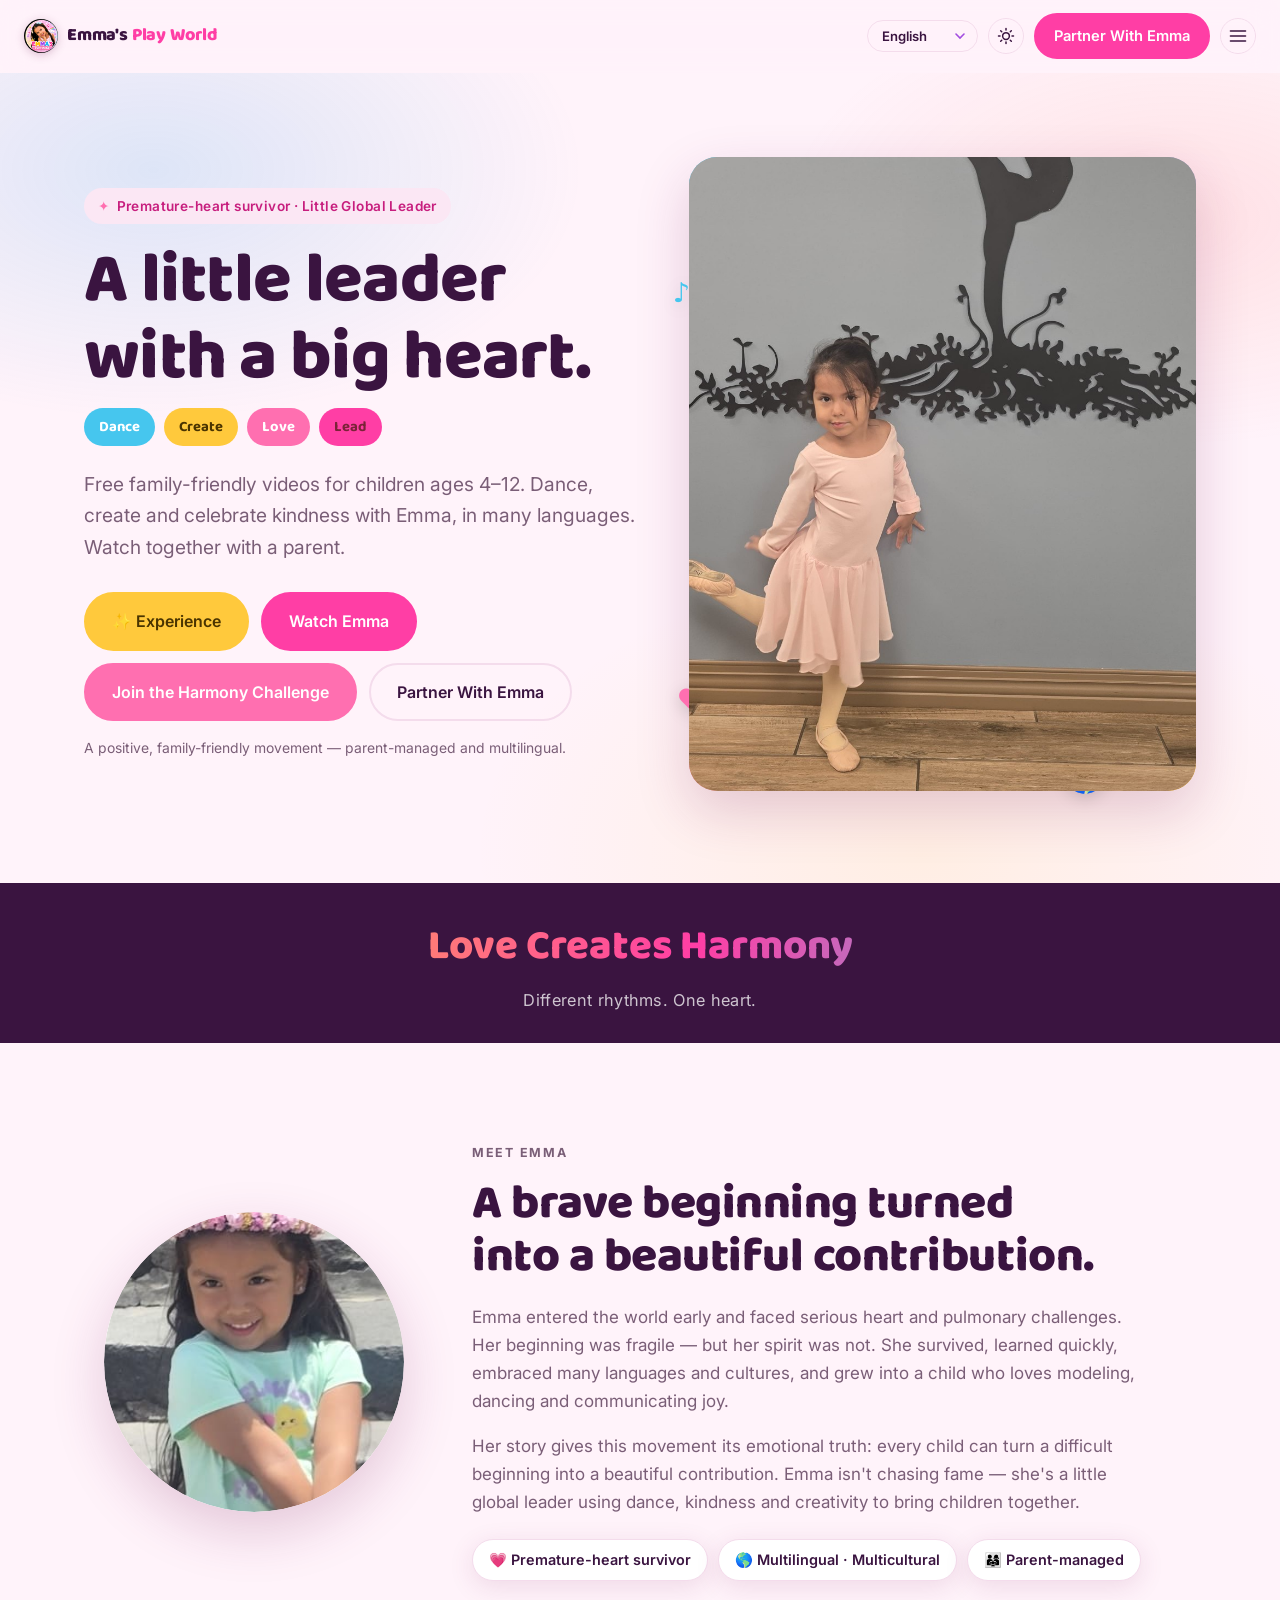
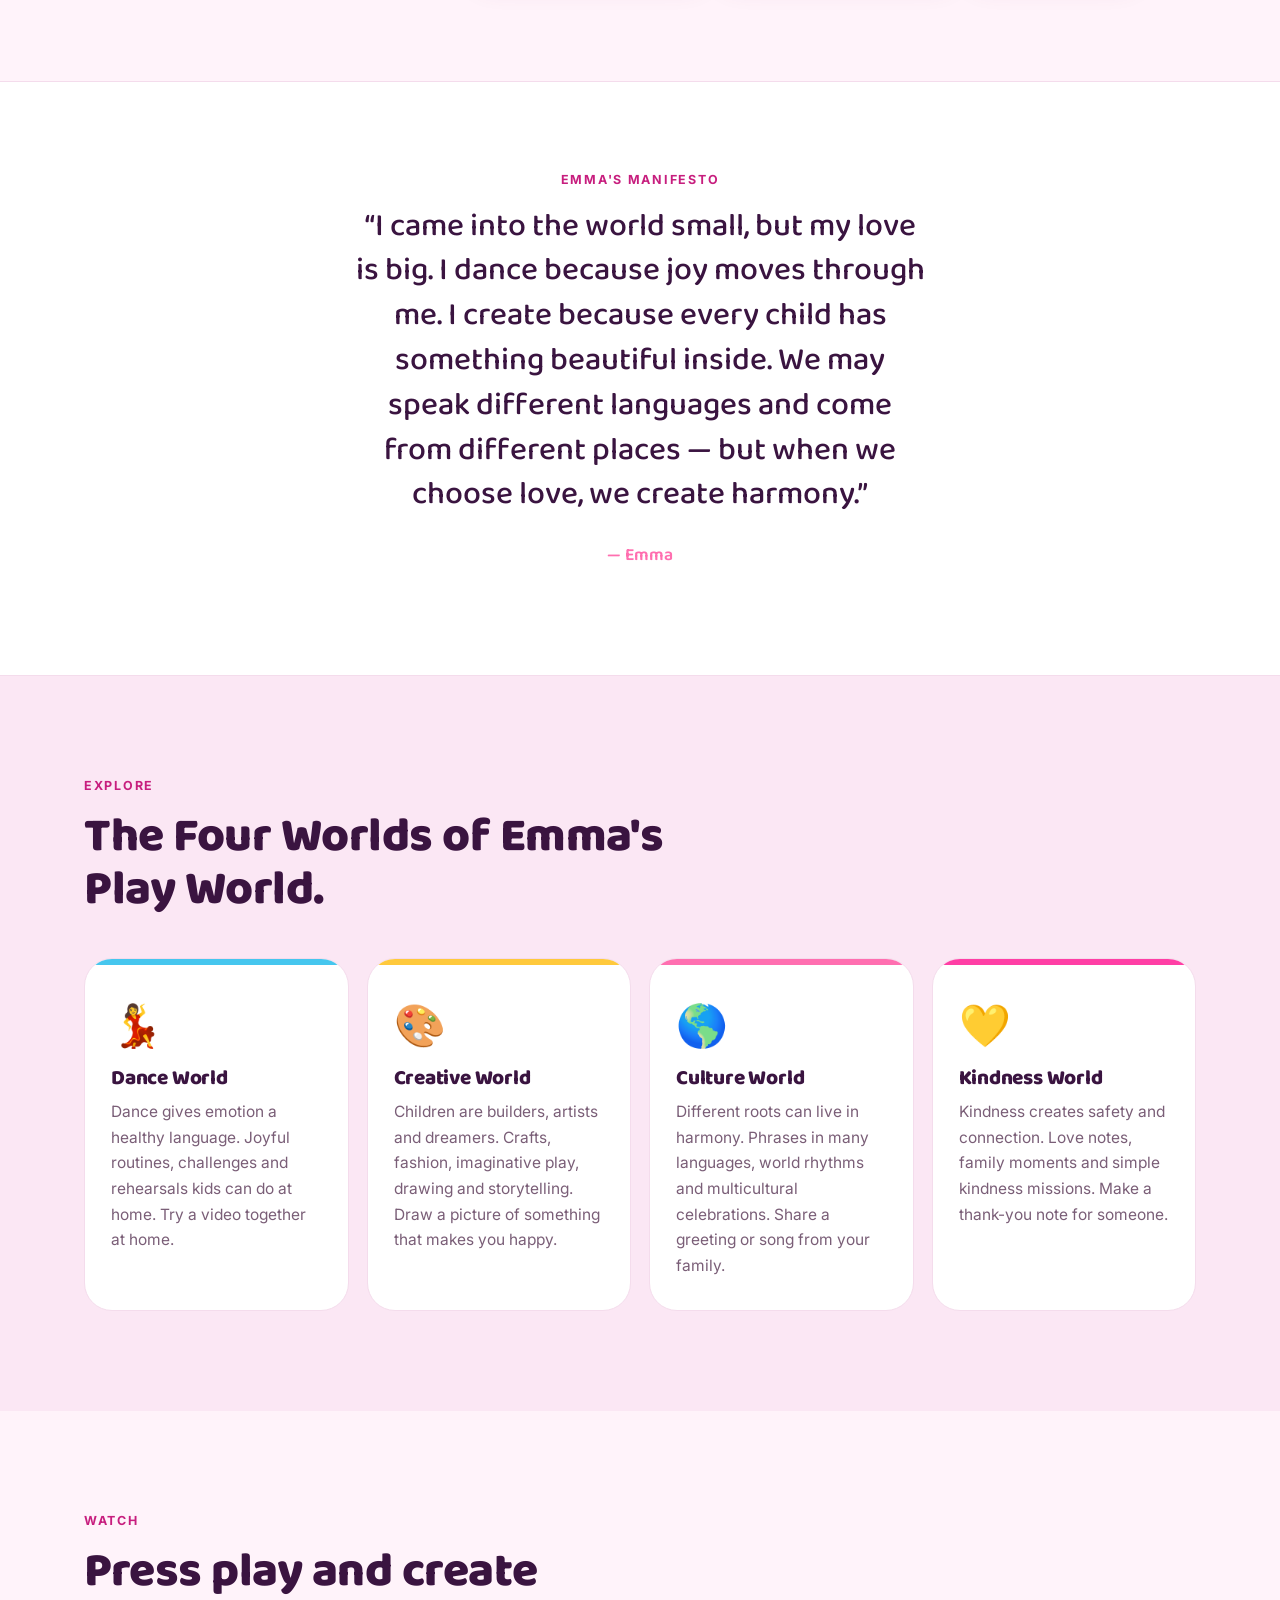
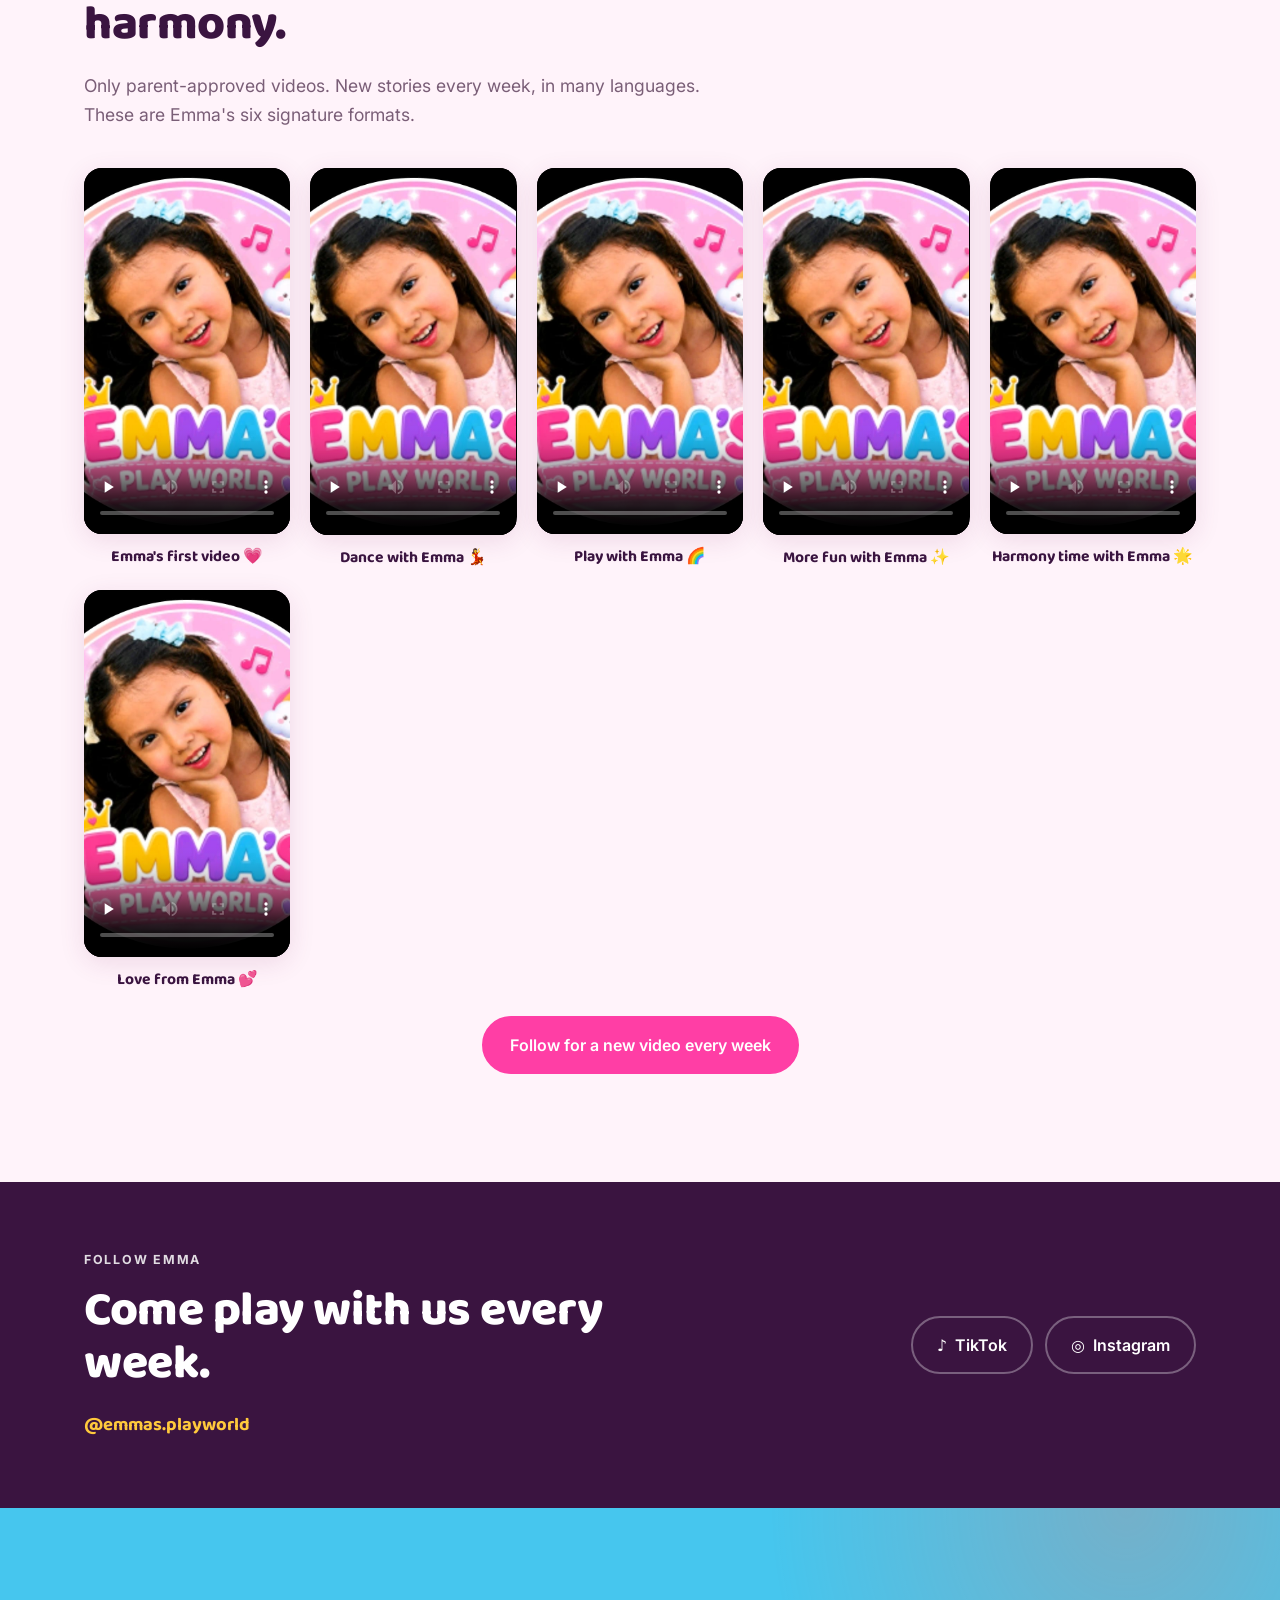
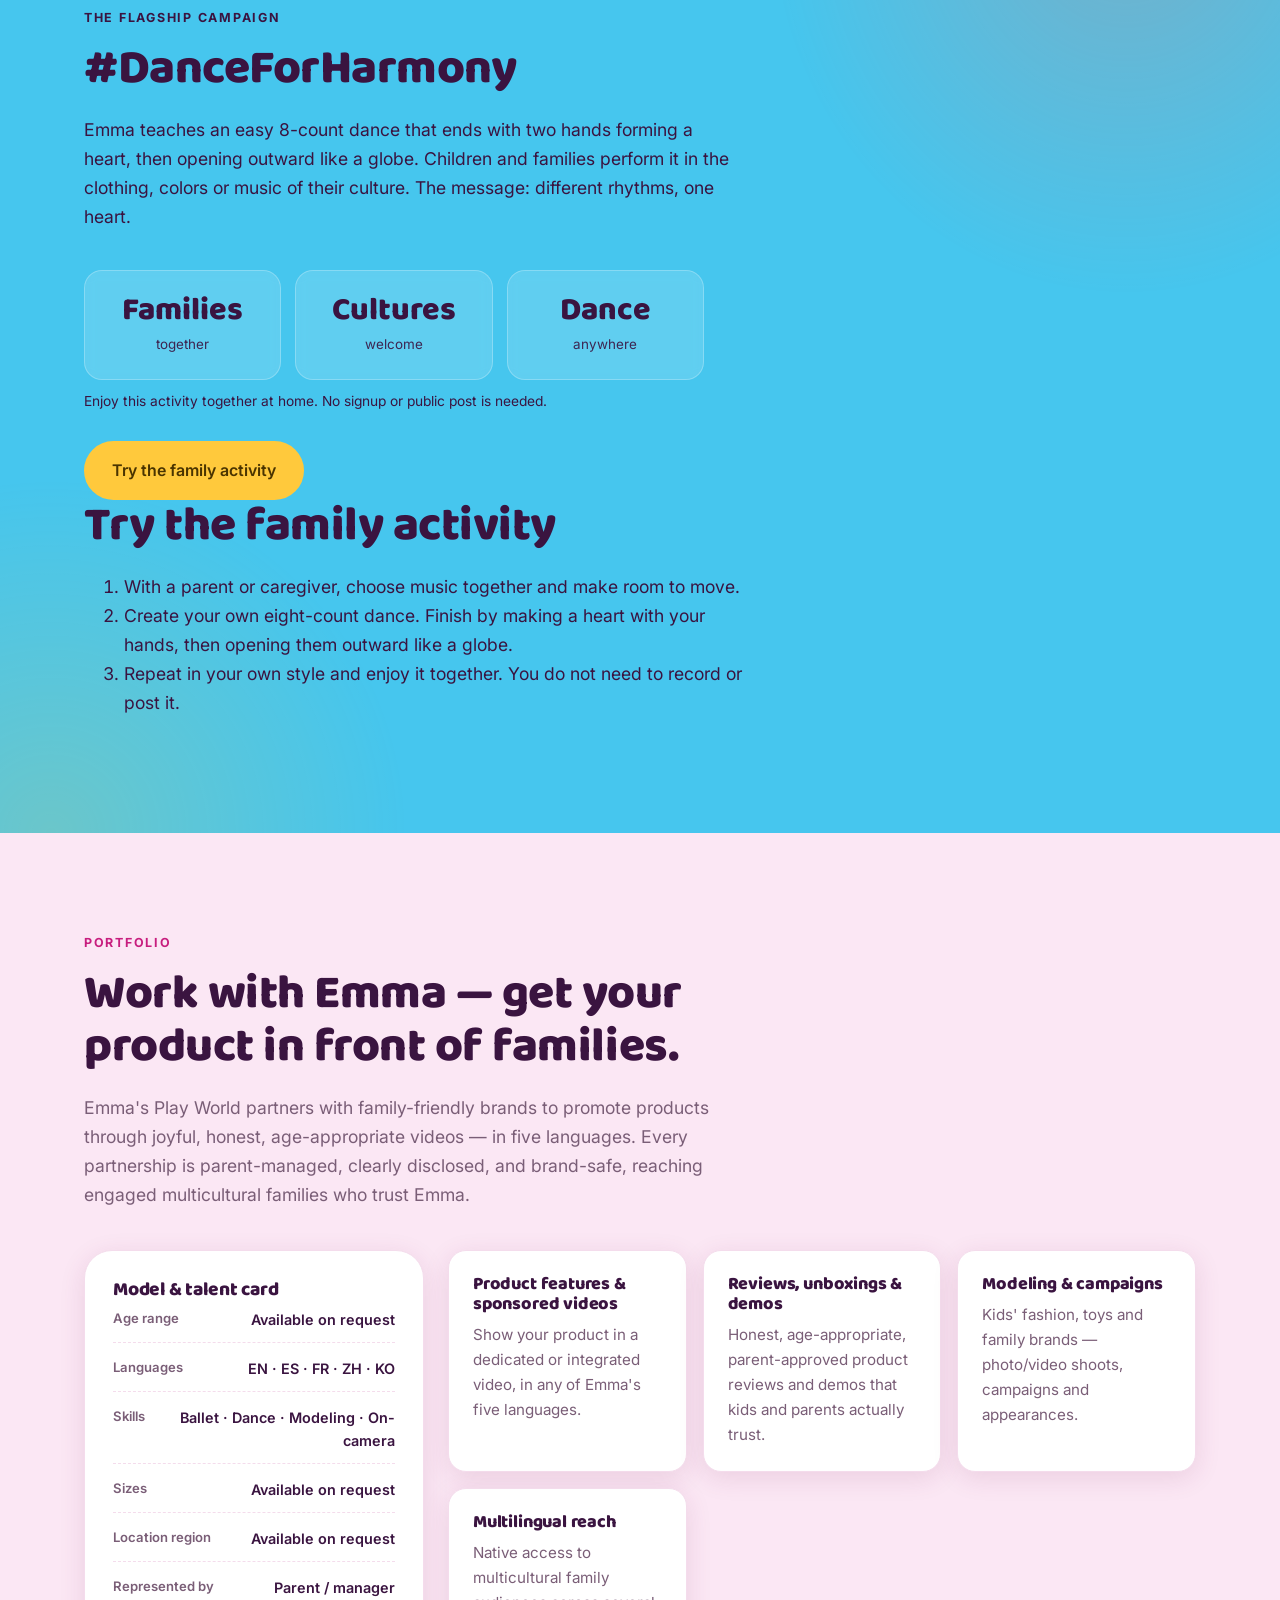
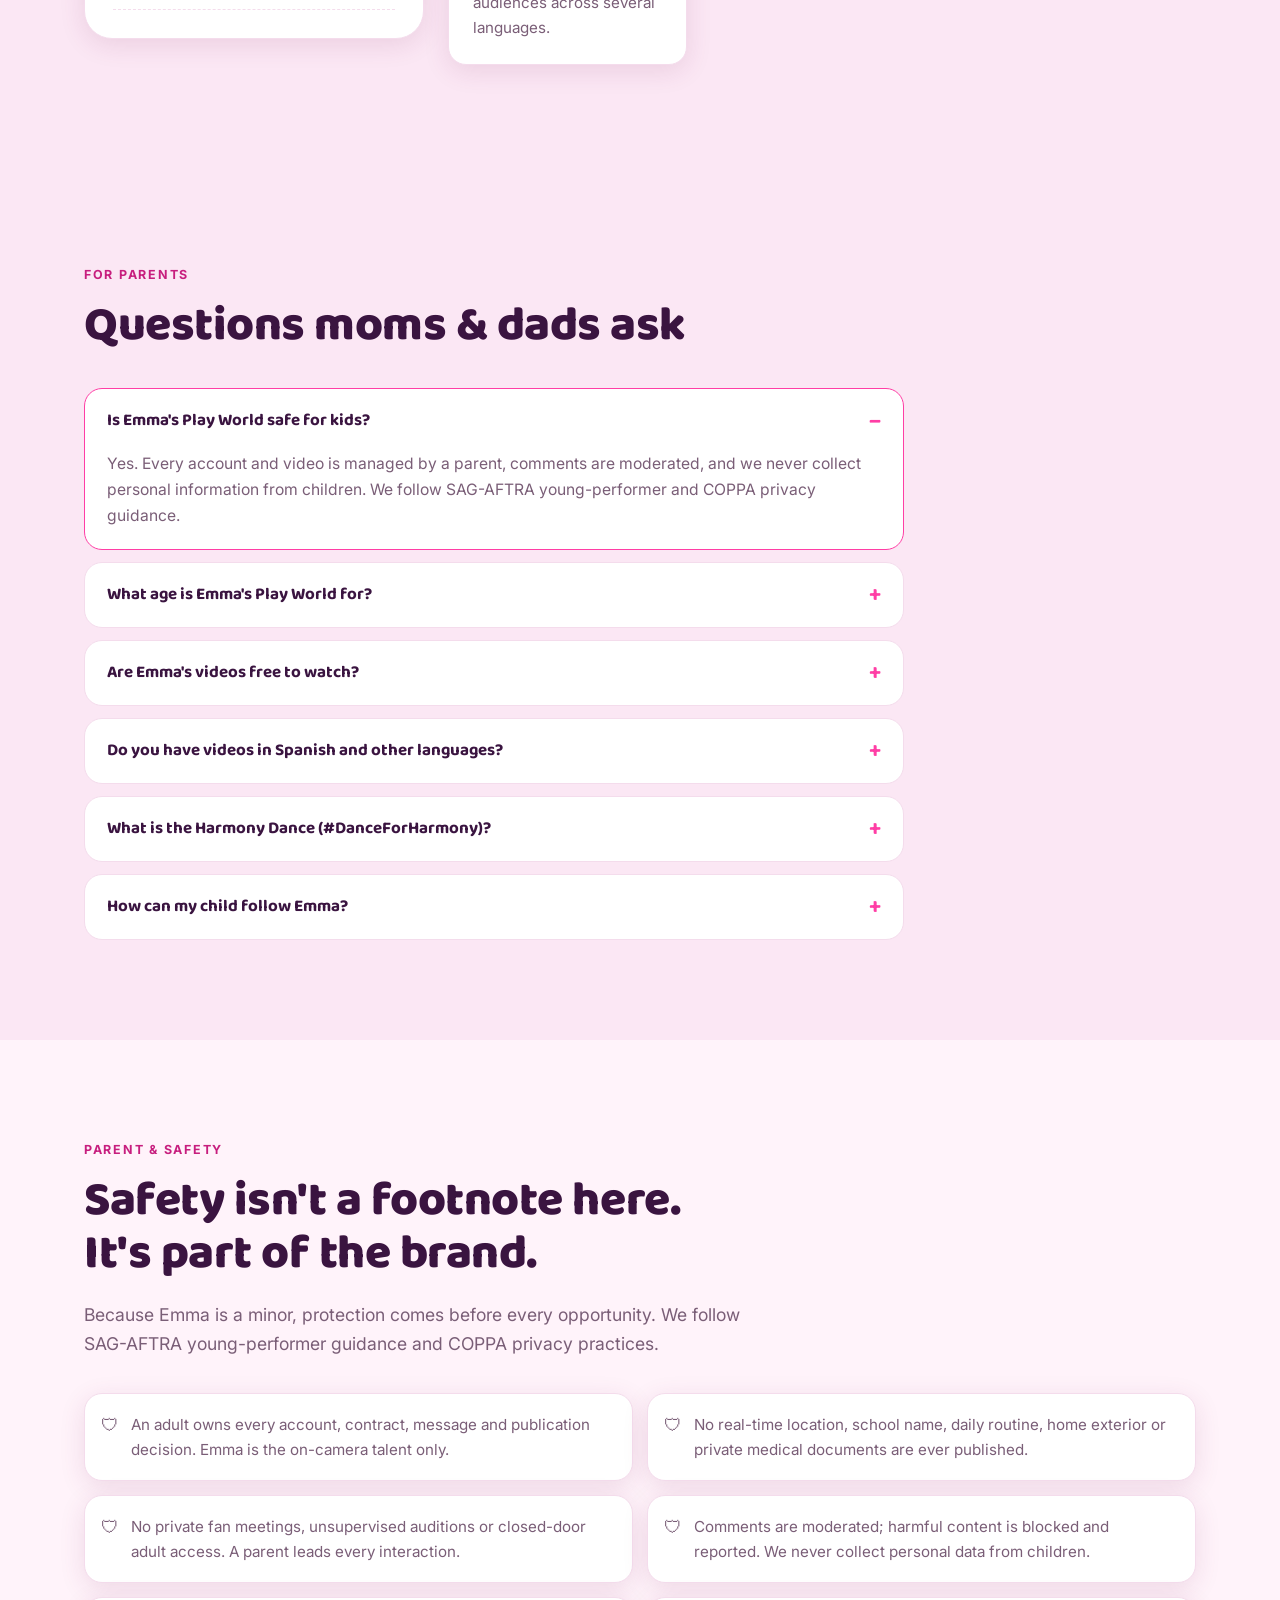
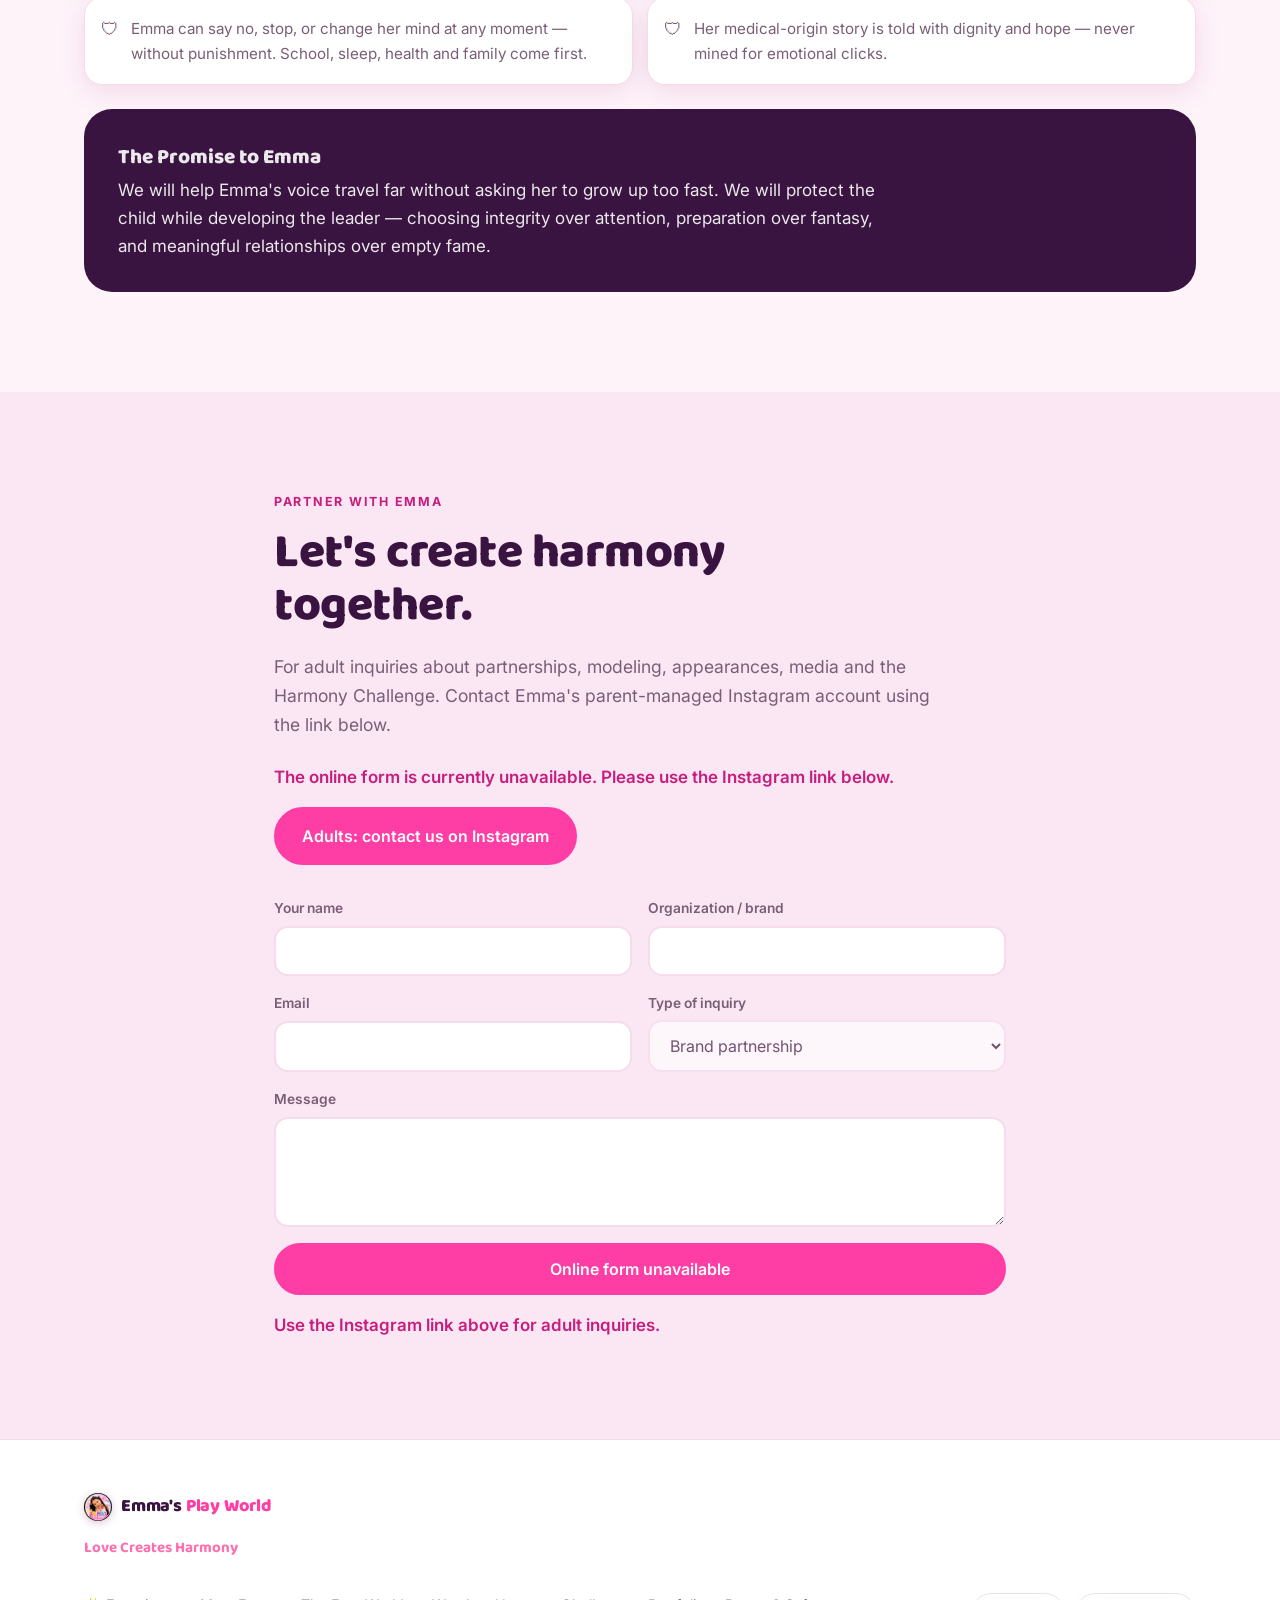
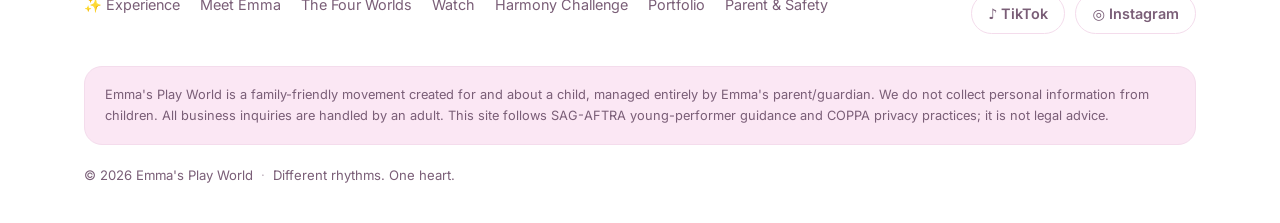
<file: zh/index.html>
<!DOCTYPE html>
<html lang="zh">
<head>
<meta charset="utf-8">
<meta name="viewport" content="width=device-width, initial-scale=1">

<meta name="epw-lang" content="zh">
<title>Emma's Play World — 爱创造和谐</title>
<meta name="description" content="Emma's Play World：家长管理的多语言儿童运动。和 Emma 一起跳芭蕾、跳舞、创作，传递善良与多元文化。五种语言的免费、安全、适合全家的儿童视频。爱创造和谐。#DanceForHarmony">
<meta name="keywords" content="kids videos for moms, safe videos for kids, free kids dance videos, videos for kids, bilingual kids content, kids dance, dance for kids, family friendly kids videos, videos para niños, niños bailando, multicultural kids, activities for kids, kids ballet, ballet for kids, little ballerina, Emma's Play World, Dance For Harmony">
<meta name="author" content="Emma's Play World">
<meta name="robots" content="index, follow, max-image-preview:large">

<link rel="canonical" href="https://www.emmasplayworld.com/zh/">
<link rel="alternate" hreflang="en" href="https://www.emmasplayworld.com/">
<link rel="alternate" hreflang="es" href="https://www.emmasplayworld.com/es/">
<link rel="alternate" hreflang="zh" href="https://www.emmasplayworld.com/zh/">
<link rel="alternate" hreflang="ko" href="https://www.emmasplayworld.com/ko/">
<link rel="alternate" hreflang="fr" href="https://www.emmasplayworld.com/fr/">
<link rel="alternate" hreflang="pt" href="https://www.emmasplayworld.com/pt/">
<link rel="alternate" hreflang="en-US" href="https://www.emmasplayworld.com/">
<link rel="alternate" hreflang="en-GB" href="https://www.emmasplayworld.com/">
<link rel="alternate" hreflang="es-US" href="https://www.emmasplayworld.com/es/">
<link rel="alternate" hreflang="es-ES" href="https://www.emmasplayworld.com/es/">
<link rel="alternate" hreflang="fr-FR" href="https://www.emmasplayworld.com/fr/">
<!-- LATAM: Mexico + Central America -->
<link rel="alternate" hreflang="es-MX" href="https://www.emmasplayworld.com/es/">
<link rel="alternate" hreflang="es-GT" href="https://www.emmasplayworld.com/es/">
<link rel="alternate" hreflang="es-HN" href="https://www.emmasplayworld.com/es/">
<link rel="alternate" hreflang="es-SV" href="https://www.emmasplayworld.com/es/">
<link rel="alternate" hreflang="es-NI" href="https://www.emmasplayworld.com/es/">
<link rel="alternate" hreflang="es-CR" href="https://www.emmasplayworld.com/es/">
<link rel="alternate" hreflang="es-PA" href="https://www.emmasplayworld.com/es/">
<!-- LATAM: Caribbean -->
<link rel="alternate" hreflang="es-CU" href="https://www.emmasplayworld.com/es/">
<link rel="alternate" hreflang="es-DO" href="https://www.emmasplayworld.com/es/">
<link rel="alternate" hreflang="es-PR" href="https://www.emmasplayworld.com/es/">
<!-- LATAM: South America -->
<link rel="alternate" hreflang="es-CO" href="https://www.emmasplayworld.com/es/">
<link rel="alternate" hreflang="es-VE" href="https://www.emmasplayworld.com/es/">
<link rel="alternate" hreflang="es-EC" href="https://www.emmasplayworld.com/es/">
<link rel="alternate" hreflang="es-PE" href="https://www.emmasplayworld.com/es/">
<link rel="alternate" hreflang="es-BO" href="https://www.emmasplayworld.com/es/">
<link rel="alternate" hreflang="es-PY" href="https://www.emmasplayworld.com/es/">
<link rel="alternate" hreflang="es-CL" href="https://www.emmasplayworld.com/es/">
<link rel="alternate" hreflang="es-AR" href="https://www.emmasplayworld.com/es/">
<link rel="alternate" hreflang="es-UY" href="https://www.emmasplayworld.com/es/">
<!-- Brazil -->
<link rel="alternate" hreflang="pt-BR" href="https://www.emmasplayworld.com/pt/">
<link rel="alternate" hreflang="x-default" href="https://www.emmasplayworld.com/">

<meta property="og:type" content="website">
<meta property="og:site_name" content="Emma's Play World">
<meta property="og:title" content="Emma's Play World — 爱创造和谐">
<meta property="og:description" content="Emma's Play World：家长管理的多语言儿童运动。和 Emma 一起跳芭蕾、跳舞、创作，传递善良与多元文化。五种语言的免费、安全、适合全家的儿童视频。爱创造和谐。#DanceForHarmony">
<meta property="og:url" content="https://www.emmasplayworld.com/zh/">
<meta property="og:image" content="https://www.emmasplayworld.com/images/logo.jpg">
<meta property="og:image:type" content="image/jpeg">
<meta property="og:image:width" content="1079">
<meta property="og:image:height" content="1048">
<meta property="og:image:alt" content="Emma's Play World — logo">
<meta property="og:locale" content="zh_CN">
<meta property="og:locale:alternate" content="es_ES">
<meta property="og:locale:alternate" content="fr_FR">
<meta property="og:locale:alternate" content="zh_CN">
<meta property="og:locale:alternate" content="ko_KR">
<meta property="og:locale:alternate" content="pt_BR">

<meta name="twitter:card" content="summary_large_image">
<meta name="twitter:title" content="Emma's Play World — 爱创造和谐">
<meta name="twitter:description" content="Emma's Play World：家长管理的多语言儿童运动。和 Emma 一起跳芭蕾、跳舞、创作，传递善良与多元文化。五种语言的免费、安全、适合全家的儿童视频。爱创造和谐。#DanceForHarmony">
<meta name="twitter:image" content="https://www.emmasplayworld.com/images/logo.jpg">
<meta name="twitter:image:alt" content="Emma's Play World — logo">

<meta name="theme-color" content="#FF3EA5">

<!-- favicons: real logo.jpg + SVG star fallback -->
<link rel="icon" type="image/svg+xml" href="data:image/svg+xml,%3Csvg xmlns='http://www.w3.org/2000/svg' viewBox='0 0 32 32'%3E%3Cpath d='M16 2l4 9 10 .8-7.6 6.4 2.4 9.8L16 22.6 7.2 28l2.4-9.8L2 11.8 12 11z' fill='%23FF3EA5'/%3E%3C/svg%3E">
<link rel="icon" href="/images/logo.jpg" sizes="any">
<link rel="apple-touch-icon" href="/images/logo.jpg">
<link rel="manifest" href="/manifest.webmanifest">

<link rel="preconnect" href="https://fonts.googleapis.com">
<link rel="preconnect" href="https://fonts.gstatic.com" crossorigin>
<link href="https://fonts.googleapis.com/css2?family=Baloo+2:wght@500;700;800&family=Inter:wght@400;500;600&display=swap" rel="stylesheet">

<link rel="stylesheet" href="/styles.css">

<!-- ── Schema.org (Person + WebSite). Parent-managed brand for a minor:
     deliberately NO birthDate, home address, or school. -->
<script type="application/ld+json">
{
  "@context": "https://schema.org",
  "@graph": [
    {
      "@type": "WebSite",
      "@id": "https://www.emmasplayworld.com/#website",
      "url": "https://www.emmasplayworld.com/",
      "name": "Emma's Play World",
      "inLanguage": ["en", "es", "fr", "zh", "ko"],
      "description": "A parent-managed children's movement — dance, creativity and kindness across cultures. Love Creates Harmony.",
      "publisher": { "@id": "https://www.emmasplayworld.com/#organization" }
    },
    {
      "@type": "Person",
      "@id": "https://www.emmasplayworld.com/#person",
      "name": "Emma",
      "alternateName": "Emma's Play World",
      "jobTitle": "Children's Performer, Dancer & Model",
      "description": "A young multilingual performer and premature-heart survivor — a multicultural 'little global leader' who uses dance, modeling, play and kindness to help children believe that love and creation bring harmony. Content is parent-managed and family-friendly.",
      "knowsLanguage": ["en", "es", "fr", "zh", "ko"],
      "url": "https://www.emmasplayworld.com/",
      "mainEntityOfPage": "https://www.emmasplayworld.com/",
      "sameAs": [
        "https://www.tiktok.com/@emmaspayworld",
        "https://www.instagram.com/emmas.playworld"
      ]
    },
    {
      "@type": "Organization",
      "@id": "https://www.emmasplayworld.com/#organization",
      "name": "Emma's Play World",
      "alternateName": "Emma's Play World — Love Creates Harmony",
      "url": "https://www.emmasplayworld.com/",
      "logo": {
        "@type": "ImageObject",
        "url": "https://www.emmasplayworld.com/images/logo.jpg",
        "width": 1079,
        "height": 1048,
        "caption": "Emma's Play World"
      },
      "image": "https://www.emmasplayworld.com/images/logo.jpg",
      "description": "A parent-managed, multilingual children's movement led by Emma — dance, ballet, creativity and kindness that help children of every culture feel they belong. Love Creates Harmony.",
      "slogan": "Love Creates Harmony",
      "foundingDate": "2026",
      "knowsLanguage": ["en", "es", "pt", "fr", "zh", "ko"],
      "founder": { "@id": "https://www.emmasplayworld.com/#person" },
      "sameAs": [
        "https://www.tiktok.com/@emmaspayworld",
        "https://www.instagram.com/emmas.playworld"
      ]
    }
  ]
}
</script>
<!-- VideoObject structured data → eligible for Google Video results worldwide. -->
<script type="application/ld+json">
{
  "@context": "https://schema.org",
  "@graph": [
    { "@type": "VideoObject", "name": "Emma's first video", "description": "Meet Emma and her multilingual kids' movement — dance, creativity and kindness. Different rhythms, one heart. #DanceForHarmony", "thumbnailUrl": "https://www.emmasplayworld.com/images/logo.jpg", "uploadDate": "2026-07-24", "contentUrl": "https://www.emmasplayworld.com/media/emma-1.mp4", "duration": "PT32S", "isFamilyFriendly": true, "inLanguage": ["en","es","fr","zh","ko"] },
    { "@type": "VideoObject", "name": "Dance with Emma", "description": "Learn Emma's Harmony Dance and try it with your own culture's music. Kids dance for harmony in five languages. #DanceForHarmony", "thumbnailUrl": "https://www.emmasplayworld.com/images/logo.jpg", "uploadDate": "2026-07-24", "contentUrl": "https://www.emmasplayworld.com/media/emma-2.mp4", "duration": "PT18S", "isFamilyFriendly": true, "inLanguage": ["en","es","fr","zh","ko"] },
    { "@type": "VideoObject", "name": "Play with Emma", "description": "Play, create and smile with Emma — wholesome, family-friendly kids' fun in five languages. Love creates harmony. #DanceForHarmony", "thumbnailUrl": "https://www.emmasplayworld.com/images/logo.jpg", "uploadDate": "2026-07-24", "contentUrl": "https://www.emmasplayworld.com/media/emma-3.mp4", "duration": "PT37S", "isFamilyFriendly": true, "inLanguage": ["en","es","fr","zh","ko"] },
    { "@type": "VideoObject", "name": "More fun with Emma", "description": "More dance, creativity and kindness with Emma, a little global leader bringing kids together across cultures. #DanceForHarmony", "thumbnailUrl": "https://www.emmasplayworld.com/images/logo.jpg", "uploadDate": "2026-07-24", "contentUrl": "https://www.emmasplayworld.com/media/emma-4.mp4", "duration": "PT47S", "isFamilyFriendly": true, "inLanguage": ["en","es","fr","zh","ko"] },
    { "@type": "VideoObject", "name": "Harmony time with Emma", "description": "Harmony time with Emma — bilingual, multicultural kids' content built on love and kindness. Different rhythms, one heart. #DanceForHarmony", "thumbnailUrl": "https://www.emmasplayworld.com/images/logo.jpg", "uploadDate": "2026-07-24", "contentUrl": "https://www.emmasplayworld.com/media/emma-5.mp4", "duration": "PT59S", "isFamilyFriendly": true, "inLanguage": ["en","es","fr","zh","ko"] },
    { "@type": "VideoObject", "name": "Love from Emma", "description": "A little leader with a big heart. Love, dance and kindness for kids and families, in five languages. #DanceForHarmony", "thumbnailUrl": "https://www.emmasplayworld.com/images/logo.jpg", "uploadDate": "2026-07-24", "contentUrl": "https://www.emmasplayworld.com/media/emma-6.mp4", "duration": "PT7S", "isFamilyFriendly": true, "inLanguage": ["en","es","fr","zh","ko"] }
  ]
}
</script>

<!-- FAQ structured data (parent questions → eligible for Google FAQ rich results). English root only; stripped from /xx/ pages. -->

</head>
<body>

<a class="skip-link" href="#main" data-en="Skip to content" data-pt="Pular para o conteúdo" data-es="Saltar al contenido" data-zh="跳到内容" data-ko="본문으로 건너뛰기" data-fr="Aller au contenu">跳到内容</a>

<!-- ─────────────────────────  NAV  ───────────────────────── -->
<header class="nav" id="nav">
  <div class="wrap nav__inner">
    <a class="brand" href="#top" aria-label="Emma's Play World home">
      <span class="brand__mark" aria-hidden="true">
        <img class="brand__logo" src="/images/logo.jpg" alt="" onerror="this.remove()">
      </span>
      <span class="brand__text">Emma's <em>Play World</em></span>
    </a>

    <nav class="nav__links" id="navLinks" aria-label="Main">
      <a href="/experience.html" data-en="✨ Experience" data-pt="✨ Experiência" data-es="✨ Experiencia" data-zh="✨ 沉浸体验" data-ko="✨ 체험" data-fr="✨ Expérience">✨ 沉浸体验</a>
      <a href="#about"     data-en="Meet Emma" data-pt="Conheça a Emma"        data-es="Conoce a Emma"        data-zh="认识Emma"     data-ko="엠마 소개" data-fr="Découvrir Emma">认识Emma</a>
      <a href="#worlds"    data-en="The Four Worlds" data-pt="Os Quatro Mundos"  data-es="Los Cuatro Mundos"    data-zh="四个世界"     data-ko="네 개의 세계" data-fr="Les Quatre Mondes">四个世界</a>
      <a href="#watch"     data-en="Watch" data-pt="Assistir"            data-es="Videos"               data-zh="观看"         data-ko="영상" data-fr="Vidéos">观看</a>
      <a href="#challenge" data-en="Harmony Challenge" data-pt="Desafio da Harmonia" data-es="Reto Harmony"        data-zh="和谐挑战"     data-ko="하모니 챌린지" data-fr="Défi Harmony">和谐挑战</a>
      <a href="#portfolio" data-en="Portfolio" data-pt="Portfólio"        data-es="Portafolio"           data-zh="作品集"       data-ko="포트폴리오" data-fr="Portfolio">作品集</a>
      <a href="#safety"    data-en="Parent &amp; Safety" data-pt="Pais &amp; Segurança" data-es="Padres y Seguridad" data-zh="家长与安全"  data-ko="부모 & 안전" data-fr="Parents et Sécurité">家长与安全</a>
    </nav>

    <div class="nav__tools">
      <label class="sr-only" for="langSelect" data-en="Language" data-pt="Idioma" data-es="Idioma" data-zh="语言" data-ko="언어" data-fr="Langue">语言</label>
      <select class="langsel" id="langSelect" aria-label="Language">
        <option value="en">English</option>
        <option value="es">Español</option>
        <option value="zh" selected>中文</option>
        <option value="ko">한국어</option>
        <option value="fr">Français</option>
        <option value="pt">Português</option>
      </select>
      <button class="iconbtn" id="themeToggle" type="button" aria-label="Toggle dark mode">
        <svg viewBox="0 0 24 24" width="18" height="18" fill="none" stroke="currentColor" stroke-width="2" stroke-linecap="round">
          <circle cx="12" cy="12" r="4.5"/>
          <path d="M12 2v2M12 20v2M2 12h2M20 12h2M4.9 4.9l1.4 1.4M17.7 17.7l1.4 1.4M19.1 4.9l-1.4 1.4M6.3 17.7l-1.4 1.4"/>
        </svg>
      </button>
      <a class="btn btn--sm btn--primary" href="#partners" data-en="Partner With Emma" data-pt="Seja Parceiro da Emma" data-es="Colabora con Emma" data-zh="与Emma合作" data-ko="엠마와 협업" data-fr="Collaborer avec Emma">与Emma合作</a>
      <button class="iconbtn nav__burger" id="navBurger" type="button" aria-label="Menu" aria-expanded="false" aria-controls="navLinks">
        <svg class="nav__burger-open" viewBox="0 0 24 24" width="20" height="20" fill="none" stroke="currentColor" stroke-width="2" stroke-linecap="round"><path d="M3 6h18M3 12h18M3 18h18"/></svg>
        <svg class="nav__burger-close" viewBox="0 0 24 24" width="20" height="20" fill="none" stroke="currentColor" stroke-width="2" stroke-linecap="round"><path d="M6 6l12 12M18 6L6 18"/></svg>
      </button>
    </div>
  </div>
</header>

<main id="main">

<!-- ─────────────────────────  HERO  ───────────────────────── -->
<section class="hero" id="top">
  <div class="wrap hero__inner">
    <div class="hero__copy">
      <p class="eyebrow">
        <span class="spark" aria-hidden="true">✦</span>
        <span data-en="Premature-heart survivor · Little Global Leader" data-pt="Sobrevivente de coração prematuro · Pequena Líder Global" data-es="Sobreviviente de corazón prematuro · Pequeña Líder Global" data-zh="早产心脏幸存者 · 小小世界领袖" data-ko="미숙아 심장 생존자 · 작은 글로벌 리더" data-fr="Survivante d'un cœur prématuré · Petite Leader Mondiale">早产心脏幸存者 · 小小世界领袖</span>
      </p>

      <h1 class="hero__title" data-en="A little leader with a big heart." data-pt="Uma pequena líder com um grande coração." data-es="Una pequeña líder con un gran corazón." data-zh="一个拥有大大爱心的小小领袖。" data-ko="큰 마음을 가진 작은 리더." data-fr="Une petite leader au grand cœur.">一个拥有大大爱心的小小领袖。</h1>

      <p class="hero__tags" aria-hidden="true">
        <span class="pill pill--sky"    data-en="Dance" data-pt="Dançar"  data-es="Baila" data-zh="跳舞" data-ko="춤" data-fr="Danse">跳舞</span>
        <span class="pill pill--gold"   data-en="Create" data-pt="Criar" data-es="Crea"  data-zh="创作" data-ko="창작" data-fr="Créer">创作</span>
        <span class="pill pill--coral"  data-en="Love" data-pt="Amar"   data-es="Ama"   data-zh="爱"   data-ko="사랑" data-fr="Aimer">爱</span>
        <span class="pill pill--pink"   data-en="Lead" data-pt="Liderar"   data-es="Guía"  data-zh="引领" data-ko="리드" data-fr="Guider">引领</span>
      </p>

      <p class="hero__sub" data-en="Free family-friendly videos for children ages 4–12. Dance, create and celebrate kindness with Emma, in many languages. Watch together with a parent." data-pt="Vídeos gratuitos para toda a família, para crianças de 4 a 12 anos. Dance, crie e celebre a bondade com a Emma, em vários idiomas. Assista com um dos pais." data-es="Videos gratuitos para toda la familia, para niños de 4 a 12 años. Baila, crea y celebra la amabilidad con Emma, en muchos idiomas. Míralos con tu madre o tu padre." data-zh="适合4至12岁儿童和家庭观看的免费视频。和 Emma 一起跳舞、创作，用多种语言传递善意。请与家长一起观看。" data-ko="4~12세 어린이를 위한 무료 가족 친화적 영상이에요. 엠마와 함께 여러 언어로 춤추고, 만들고, 친절을 나눠요. 부모님과 함께 시청하세요." data-fr="Vidéos gratuites adaptées à toute la famille, pour les enfants de 4 à 12 ans. Danse, crée et célèbre la gentillesse avec Emma, dans plusieurs langues. Regarde-les avec un parent.">适合4至12岁儿童和家庭观看的免费视频。和 Emma 一起跳舞、创作，用多种语言传递善意。请与家长一起观看。</p>

      <div class="hero__cta">
        <a class="btn btn--gold" href="/experience.html" data-en="✨ Experience" data-pt="✨ Experiência" data-es="✨ Experiencia" data-zh="✨ 沉浸体验" data-ko="✨ 체험" data-fr="✨ Expérience">✨ 沉浸体验</a>
        <a class="btn btn--primary" href="#watch" data-en="Watch Emma" data-pt="Assista à Emma" data-es="Ver a Emma" data-zh="观看Emma" data-ko="엠마 보기" data-fr="Regarder Emma">观看Emma</a>
        <a class="btn btn--coral" href="#challenge" data-en="Join the Harmony Challenge" data-pt="Participe do Desafio da Harmonia" data-es="Únete al Reto Harmony" data-zh="加入和谐挑战" data-ko="하모니 챌린지 참여" data-fr="Rejoindre le Défi Harmony">加入和谐挑战</a>
        <a class="btn btn--ghost" href="#partners" data-en="Partner With Emma" data-pt="Seja Parceiro da Emma" data-es="Colabora con Emma" data-zh="与Emma合作" data-ko="엠마와 협업" data-fr="Collaborer avec Emma">与Emma合作</a>
      </div>

      <p class="hero__note" data-en="A positive, family-friendly movement — parent-managed and multilingual." data-pt="Um movimento positivo e familiar — administrado pelos pais e multilíngue." data-es="Un movimiento positivo y familiar — administrado por los padres y multilingüe." data-zh="积极、适合全家的运动——由家长管理，支持多种语言。" data-ko="긍정적이고 가족 친화적인 무브먼트 — 부모가 관리하고 여러 언어를 지원해요." data-fr="Un mouvement positif et familial — géré par les parents et multilingue.">积极、适合全家的运动——由家长管理，支持多种语言。</p>
    </div>

    <div class="hero__art">
      <div class="hero__photo">
        <!-- Emma's first ballet class 🩰 -->
        <img class="ph-img" src="/images/emma-ballet.jpg" alt="Emma in a pink ballet leotard pointing her toe, in front of a ballerina tree mural" onerror="this.remove()">
        <div class="hero__photo-inner">
          <span class="hero__photo-play" aria-hidden="true">▶</span>
          <span data-en="Emma 🩰" data-pt="Emma 🩰" data-es="Emma 🩰" data-zh="Emma 🩰" data-ko="Emma 🩰" data-fr="Emma 🩰">Emma 🩰</span>
        </div>
      </div>
      <span class="float float--star" aria-hidden="true">★</span>
      <span class="float float--heart" aria-hidden="true">♥</span>
      <span class="float float--globe" aria-hidden="true">🌎</span>
      <span class="float float--note" aria-hidden="true">♪</span>
    </div>
  </div>
</section>

<!-- ─────────────────────────  MOVEMENT BANNER  ───────────────────────── -->
<section class="band" aria-label="Movement phrase">
  <div class="wrap band__inner">
    <p class="band__phrase" data-en="Love Creates Harmony" data-pt="O Amor Cria Harmonia" data-es="El Amor Crea Armonía" data-zh="爱创造和谐" data-ko="사랑은 하모니를 만들어요" data-fr="L'Amour Crée l'Harmonie">爱创造和谐</p>
    <p class="band__sub" data-en="Different rhythms. One heart." data-pt="Ritmos diferentes. Um só coração." data-es="Diferentes ritmos. Un solo corazón." data-zh="不同的节奏，同一颗心。" data-ko="서로 다른 리듬, 하나의 마음." data-fr="Des rythmes différents. Un seul cœur.">不同的节奏，同一颗心。</p>
  </div>
</section>

<!-- ─────────────────────────  MEET EMMA  ───────────────────────── -->
<section class="section" id="about">
  <div class="wrap about">
    <div class="about__photo">
      <div class="about__ph about__ph--round">
        <img class="ph-img" src="/images/emma-hero.jpg" alt="Emma smiling, wearing a flower crown" loading="lazy" decoding="async" onerror="this.remove()" style="object-position:center 28%">
        <span>Emma's Play World</span>
      </div>
    </div>
    <div class="about__copy">
      <p class="kicker" data-en="Meet Emma" data-pt="Conheça a Emma" data-es="Conoce a Emma" data-zh="认识Emma" data-ko="엠마 소개" data-fr="Découvrir Emma">认识Emma</p>
      <h2 class="h2" data-en="A brave beginning turned into a beautiful contribution." data-pt="Um começo corajoso transformado em uma bela contribuição." data-es="Un comienzo valiente convertido en una hermosa contribución." data-zh="勇敢的开始，化作美丽的贡献。" data-ko="용감한 시작이 아름다운 기여로." data-fr="Un début courageux devenu une belle contribution.">勇敢的开始，化作美丽的贡献。</h2>
      <p data-en="Emma entered the world early and faced serious heart and pulmonary challenges. Her beginning was fragile — but her spirit was not. She survived, learned quickly, embraced many languages and cultures, and grew into a child who loves modeling, dancing and communicating joy." data-pt="A Emma chegou ao mundo muito cedo e enfrentou sérios desafios cardíacos e pulmonares. Seu começo foi frágil — mas seu espírito não. Ela sobreviveu, aprendeu rápido, abraçou muitos idiomas e culturas, e se tornou uma criança que ama modelar, dançar e transmitir alegria." data-es="Emma llegó al mundo muy temprano y enfrentó serios desafíos de corazón y pulmones. Su comienzo fue frágil — pero su espíritu no. Sobrevivió, aprendió rápido, abrazó muchos idiomas y culturas, y se convirtió en una niña que ama modelar, bailar y transmitir alegría." data-zh="Emma很早就来到这个世界，面临严重的心脏和肺部挑战。她的起点很脆弱——但她的精神并不脆弱。她活了下来，学得很快，拥抱了多种语言和文化，成长为一个热爱模特、舞蹈和传递快乐的孩子。" data-ko="엠마는 세상에 아주 일찍 태어나 심각한 심장과 폐 문제를 겪었어요. 시작은 연약했지만, 그 정신만은 그렇지 않았죠. 엠마는 살아남았고, 빠르게 배우며 여러 언어와 문화를 품고, 모델과 춤, 그리고 기쁨을 전하는 걸 사랑하는 아이로 자랐어요." data-fr="Emma est arrivée au monde très tôt et a affronté de graves problèmes cardiaques et pulmonaires. Son début fut fragile — mais pas son esprit. Elle a survécu, appris vite, embrassé de nombreuses langues et cultures, et est devenue une enfant qui adore le mannequinat, la danse et transmettre la joie.">Emma很早就来到这个世界，面临严重的心脏和肺部挑战。她的起点很脆弱——但她的精神并不脆弱。她活了下来，学得很快，拥抱了多种语言和文化，成长为一个热爱模特、舞蹈和传递快乐的孩子。</p>
      <p data-en="Her story gives this movement its emotional truth: every child can turn a difficult beginning into a beautiful contribution. Emma isn't chasing fame — she's a little global leader using dance, kindness and creativity to bring children together." data-pt="A história dela dá a este movimento sua verdade emocional: toda criança pode transformar um começo difícil em uma bela contribuição. A Emma não busca fama — é uma pequena líder global que usa a dança, a bondade e a criatividade para unir as crianças." data-es="Su historia le da a este movimiento su verdad emocional: todo niño puede convertir un comienzo difícil en una hermosa contribución. Emma no busca fama — es una pequeña líder global que usa el baile, la bondad y la creatividad para unir a los niños." data-zh="她的故事赋予这场运动情感上的真谛：每个孩子都能把艰难的开始变成美丽的贡献。Emma并不追逐名气——她是一位小小的世界领袖，用舞蹈、善良和创意把孩子们连结在一起。" data-ko="엠마의 이야기는 이 무브먼트에 감정적 진실을 줘요: 모든 아이는 힘든 시작을 아름다운 기여로 바꿀 수 있어요. 엠마는 명성을 좇지 않아요 — 춤과 친절, 창의력으로 아이들을 하나로 모으는 작은 글로벌 리더예요." data-fr="Son histoire donne à ce mouvement sa vérité émotionnelle : chaque enfant peut transformer un début difficile en une belle contribution. Emma ne court pas après la célébrité — c'est une petite leader mondiale qui utilise la danse, la gentillesse et la créativité pour rassembler les enfants.">她的故事赋予这场运动情感上的真谛：每个孩子都能把艰难的开始变成美丽的贡献。Emma并不追逐名气——她是一位小小的世界领袖，用舞蹈、善良和创意把孩子们连结在一起。</p>
      <ul class="badges">
        <li class="badge" data-en="💗 Premature-heart survivor" data-pt="💗 Sobrevivente de coração prematuro" data-es="💗 Sobreviviente de corazón prematuro" data-zh="💗 早产心脏幸存者" data-ko="💗 미숙아 심장 생존자" data-fr="💗 Survivante d'un cœur prématuré">💗 早产心脏幸存者</li>
        <li class="badge" data-en="🌎 Multilingual · Multicultural" data-pt="🌎 Multilíngue · Multicultural" data-es="🌎 Multilingüe · Multicultural" data-zh="🌎 多语 · 多元文化" data-ko="🌎 다국어 · 다문화" data-fr="🌎 Multilingue · Multiculturelle">🌎 多语 · 多元文化</li>
        <li class="badge" data-en="👨‍👩‍👧 Parent-managed" data-pt="👨‍👩‍👧 Administrado pelos pais" data-es="👨‍👩‍👧 Administrado por padres" data-zh="👨‍👩‍👧 家长管理" data-ko="👨‍👩‍👧 부모 관리" data-fr="👨‍👩‍👧 Gérée par les parents">👨‍👩‍👧 家长管理</li>
      </ul>
    </div>
  </div>
</section>

<!-- ─────────────────────────  MANIFESTO  ───────────────────────── -->
<section class="manifesto" id="manifesto">
  <div class="wrap">
    <p class="kicker kicker--center" data-en="Emma's manifesto" data-pt="O manifesto da Emma" data-es="El manifiesto de Emma" data-zh="Emma的宣言" data-ko="엠마의 선언" data-fr="Le manifeste d'Emma">Emma的宣言</p>
    <blockquote class="manifesto__quote" data-en="&ldquo;I came into the world small, but my love is big. I dance because joy moves through me. I create because every child has something beautiful inside. We may speak different languages and come from different places — but when we choose love, we create harmony.&rdquo;" data-pt="&ldquo;Cheguei ao mundo pequena, mas o meu amor é grande. Eu danço porque a alegria passa por mim. Eu crio porque toda criança tem algo lindo por dentro. Podemos falar idiomas diferentes e vir de lugares diferentes — mas quando escolhemos o amor, criamos harmonia.&rdquo;" data-es="&ldquo;Llegué al mundo pequeña, pero mi amor es grande. Bailo porque la alegría se mueve a través de mí. Creo porque cada niño tiene algo hermoso por dentro. Podemos hablar diferentes idiomas y venir de lugares distintos — pero cuando elegimos el amor, creamos armonía.&rdquo;" data-zh="「我来到这个世界时很小，但我的爱很大。我跳舞，因为快乐在我心中流动。我创作，因为每个孩子内心都有美好的东西。我们也许说着不同的语言、来自不同的地方——但当我们选择爱，就创造了和谐。」" data-ko="「나는 아주 작게 태어났지만, 내 사랑은 커요. 기쁨이 내 안에서 흐르기에 나는 춤춰요. 모든 아이의 마음속엔 아름다운 것이 있기에 나는 창작해요. 우리는 서로 다른 언어를 쓰고 다른 곳에서 왔지만 — 사랑을 선택하면, 하모니를 만들어요.」" data-fr="«Je suis venue au monde toute petite, mais mon amour est grand. Je danse parce que la joie coule en moi. Je crée parce que chaque enfant a quelque chose de beau en lui. Nous parlons peut-être des langues différentes et venons d'endroits différents — mais lorsque nous choisissons l'amour, nous créons l'harmonie.»">「我来到这个世界时很小，但我的爱很大。我跳舞，因为快乐在我心中流动。我创作，因为每个孩子内心都有美好的东西。我们也许说着不同的语言、来自不同的地方——但当我们选择爱，就创造了和谐。」</blockquote>
    <p class="manifesto__sign" data-en="— Emma" data-pt="— Emma" data-es="— Emma" data-zh="— Emma" data-ko="— Emma" data-fr="— Emma">— Emma</p>
  </div>
</section>

<!-- ─────────────────────────  THE FOUR WORLDS  ───────────────────────── -->
<section class="section section--tint" id="worlds">
  <div class="wrap">
    <p class="kicker" data-en="Explore" data-pt="Explore" data-es="Explora" data-zh="探索" data-ko="둘러보기" data-fr="Explorer">探索</p>
    <h2 class="h2" data-en="The Four Worlds of Emma's Play World." data-pt="Os Quatro Mundos do Emma's Play World." data-es="Los Cuatro Mundos de Emma's Play World." data-zh="Emma's Play World的四个世界。" data-ko="엠마의 플레이 월드, 네 개의 세계." data-fr="Les Quatre Mondes d'Emma's Play World.">Emma's Play World的四个世界。</h2>

    <div class="worlds">
      <article id="dance-world" class="world world--dance">
        <span class="world__emoji" aria-hidden="true">💃</span>
        <h3 data-en="Dance World" data-pt="Mundo da Dança" data-es="Mundo del Baile" data-zh="舞蹈世界" data-ko="댄스 월드" data-fr="Monde de la Danse">舞蹈世界</h3>
        <p data-en="Dance gives emotion a healthy language. Joyful routines, challenges and rehearsals kids can do at home. Try a video together at home." data-pt="A dança dá à emoção uma linguagem saudável. Rotinas alegres, desafios e ensaios que as crianças podem fazer em casa. Experimente um vídeo em família em casa." data-es="El baile le da a la emoción un lenguaje sano. Rutinas alegres, retos y ensayos que los niños pueden hacer en casa. Prueben un video juntos en casa." data-zh="舞蹈让情感有了健康的语言。孩子们可以在家跟着做的快乐律动、挑战和排练。 在家一起跟着视频试一试。" data-ko="춤은 감정에 건강한 언어를 줘요. 집에서 따라 할 수 있는 즐거운 루틴, 챌린지, 연습. 집에서 함께 영상을 보고 따라 해 보세요." data-fr="La danse donne à l'émotion un langage sain. Des chorégraphies joyeuses, des défis et des répétitions que les enfants peuvent faire à la maison. Essayez une vidéo ensemble à la maison.">舞蹈让情感有了健康的语言。孩子们可以在家跟着做的快乐律动、挑战和排练。 在家一起跟着视频试一试。</p>
      </article>
      <article id="create-world" class="world world--create">
        <span class="world__emoji" aria-hidden="true">🎨</span>
        <h3 data-en="Creative World" data-pt="Mundo Criativo" data-es="Mundo Creativo" data-zh="创意世界" data-ko="크리에이티브 월드" data-fr="Monde Créatif">创意世界</h3>
        <p data-en="Children are builders, artists and dreamers. Crafts, fashion, imaginative play, drawing and storytelling. Draw a picture of something that makes you happy." data-pt="As crianças são construtoras, artistas e sonhadoras. Artesanato, moda, brincadeiras imaginativas, desenho e histórias. Desenhe algo que deixa você feliz." data-es="Los niños son constructores, artistas y soñadores. Manualidades, moda, juego imaginativo, dibujo y cuentos. Dibuja algo que te haga feliz." data-zh="孩子是建造者、艺术家和梦想家。手工、时尚、想象力游戏、绘画和讲故事。 画一幅让你开心的事物。" data-ko="아이들은 만드는 사람, 예술가, 꿈꾸는 사람이에요. 만들기, 패션, 상상 놀이, 그림, 이야기. 나를 행복하게 하는 것을 그려 보세요." data-fr="Les enfants sont des bâtisseurs, des artistes et des rêveurs. Bricolage, mode, jeux imaginatifs, dessin et contes. Dessine quelque chose qui te rend heureux.">孩子是建造者、艺术家和梦想家。手工、时尚、想象力游戏、绘画和讲故事。 画一幅让你开心的事物。</p>
      </article>
      <article id="culture-world" class="world world--culture">
        <span class="world__emoji" aria-hidden="true">🌎</span>
        <h3 data-en="Culture World" data-pt="Mundo da Cultura" data-es="Mundo Cultural" data-zh="文化世界" data-ko="컬처 월드" data-fr="Monde des Cultures">文化世界</h3>
        <p data-en="Different roots can live in harmony. Phrases in many languages, world rhythms and multicultural celebrations. Share a greeting or song from your family." data-pt="Raízes diferentes podem viver em harmonia. Frases em vários idiomas, ritmos do mundo e celebrações multiculturais. Compartilhe uma saudação ou uma canção da sua família." data-es="Raíces distintas pueden vivir en armonía. Frases en muchos idiomas, ritmos del mundo y celebraciones multiculturales. Comparte un saludo o una canción de tu familia." data-zh="不同的根也能和谐共存。多种语言的短语、世界节奏和多元文化庆典。 分享家人的一句问候或一首歌。" data-ko="서로 다른 뿌리도 하모니를 이룰 수 있어요. 여러 언어의 표현, 세계의 리듬, 다문화 축제. 우리 가족의 인사말이나 노래를 나눠 보세요." data-fr="Des racines différentes peuvent vivre en harmonie. Des expressions en plusieurs langues, des rythmes du monde et des fêtes multiculturelles. Partage une salutation ou une chanson de ta famille.">不同的根也能和谐共存。多种语言的短语、世界节奏和多元文化庆典。 分享家人的一句问候或一首歌。</p>
      </article>
      <article id="kindness-world" class="world world--kind">
        <span class="world__emoji" aria-hidden="true">💛</span>
        <h3 data-en="Kindness World" data-pt="Mundo da Bondade" data-es="Mundo de la Bondad" data-zh="善良世界" data-ko="카인드니스 월드" data-fr="Monde de la Gentillesse">善良世界</h3>
        <p data-en="Kindness creates safety and connection. Love notes, family moments and simple kindness missions. Make a thank-you note for someone." data-pt="A bondade cria segurança e conexão. Bilhetes de amor, momentos em família e missões simples de bondade. Faça um bilhete de agradecimento para alguém." data-es="La bondad crea seguridad y conexión. Notas de amor, momentos en familia y misiones sencillas de bondad. Haz una nota de agradecimiento para alguien." data-zh="善良带来安全与连结。爱心便条、家庭时光和简单的善良小任务。 为一个人写一张感谢卡。" data-ko="친절은 안전과 연결을 만들어요. 사랑의 쪽지, 가족의 순간, 그리고 간단한 친절 미션. 누군가에게 감사 카드를 만들어 보세요." data-fr="La gentillesse crée la sécurité et le lien. Petits mots d'amour, moments en famille et petites missions de gentillesse. Prépare un petit mot de remerciement pour quelqu'un.">善良带来安全与连结。爱心便条、家庭时光和简单的善良小任务。 为一个人写一张感谢卡。</p>
      </article>
    </div>
  </div>
</section>

<!-- ─────────────────────────  WATCH  ───────────────────────── -->
<section class="section" id="watch">
  <div class="wrap">
    <p class="kicker" data-en="Watch" data-pt="Assistir" data-es="Videos" data-zh="观看" data-ko="영상" data-fr="Vidéos">观看</p>
    <h2 class="h2" data-en="Press play and create harmony." data-pt="Aperte o play e crie harmonia." data-es="Dale play y crea armonía." data-zh="按下播放，创造和谐。" data-ko="재생을 누르고 하모니를 만들어요." data-fr="Appuie sur play et crée l'harmonie.">按下播放，创造和谐。</h2>
    <p class="lead" data-en="Only parent-approved videos. New stories every week, in many languages. These are Emma's six signature formats." data-pt="Apenas vídeos aprovados pelos pais. Novas histórias toda semana, em vários idiomas. Estes são os seis formatos exclusivos da Emma." data-es="Solo videos aprobados por los padres. Nuevas historias cada semana, en varios idiomas. Estos son los seis formatos insignia de Emma." data-zh="只发布家长审核过的视频。每周都有新故事，支持多种语言。这是Emma的六个招牌栏目。" data-ko="부모가 승인한 영상만 올려요. 매주 새로운 이야기를 여러 언어로. 엠마의 대표 6가지 포맷이에요." data-fr="Uniquement des vidéos approuvées par les parents. De nouvelles histoires chaque semaine, en plusieurs langues. Voici les six formats phares d'Emma.">只发布家长审核过的视频。每周都有新故事，支持多种语言。这是Emma的六个招牌栏目。</p>

    <!-- Emma's real videos -->
    <div class="vidgrid">
      <figure class="vidcard">
        <div class="vidcard__frame"><video controls playsinline preload="none" poster="/images/logo.jpg"><source src="/media/emma-1.mp4" type="video/mp4"></video></div>
        <figcaption data-en="Emma's first video 💗" data-pt="O primeiro vídeo da Emma 💗" data-es="El primer video de Emma 💗" data-fr="La première vidéo d'Emma 💗" data-zh="Emma的第一个视频 💗" data-ko="엠마의 첫 영상 💗">Emma的第一个视频 💗</figcaption>
      </figure>
      <figure class="vidcard">
        <div class="vidcard__frame"><video controls playsinline preload="none" poster="/images/logo.jpg"><source src="/media/emma-2.mp4" type="video/mp4"></video></div>
        <figcaption data-en="Dance with Emma 💃" data-pt="Dance com a Emma 💃" data-es="Baila con Emma 💃" data-fr="Danse avec Emma 💃" data-zh="和Emma一起跳舞 💃" data-ko="엠마와 함께 춤을 💃">和Emma一起跳舞 💃</figcaption>
      </figure>
      <figure class="vidcard">
        <div class="vidcard__frame"><video controls playsinline preload="none" poster="/images/logo.jpg"><source src="/media/emma-3.mp4" type="video/mp4"></video></div>
        <figcaption data-en="Play with Emma 🌈" data-pt="Brinque com a Emma 🌈" data-es="Juega con Emma 🌈" data-fr="Joue avec Emma 🌈" data-zh="和Emma一起玩 🌈" data-ko="엠마와 함께 놀아요 🌈">和Emma一起玩 🌈</figcaption>
      </figure>
      <figure class="vidcard">
        <div class="vidcard__frame"><video controls playsinline preload="none" poster="/images/logo.jpg"><source src="/media/emma-4.mp4" type="video/mp4"></video></div>
        <figcaption data-en="More fun with Emma ✨" data-pt="Mais diversão com a Emma ✨" data-es="Más diversión con Emma ✨" data-fr="Encore plus avec Emma ✨" data-zh="和Emma更多欢乐 ✨" data-ko="엠마와 더 즐거운 시간 ✨">和Emma更多欢乐 ✨</figcaption>
      </figure>
      <figure class="vidcard">
        <div class="vidcard__frame"><video controls playsinline preload="none" poster="/images/logo.jpg"><source src="/media/emma-5.mp4" type="video/mp4"></video></div>
        <figcaption data-en="Harmony time with Emma 🌟" data-pt="Hora da harmonia com a Emma 🌟" data-es="Momento de armonía con Emma 🌟" data-fr="Un moment d'harmonie avec Emma 🌟" data-zh="和Emma的和谐时光 🌟" data-ko="엠마와 하모니 타임 🌟">和Emma的和谐时光 🌟</figcaption>
      </figure>
      <figure class="vidcard">
        <div class="vidcard__frame"><video controls playsinline preload="none" poster="/images/logo.jpg"><source src="/media/emma-6.mp4" type="video/mp4"></video></div>
        <figcaption data-en="Love from Emma 💕" data-pt="Amor da Emma 💕" data-es="Con cariño, Emma 💕" data-fr="Avec amour, Emma 💕" data-zh="Emma的爱心时刻 💕" data-ko="엠마의 사랑을 담아 💕">Emma的爱心时刻 💕</figcaption>
      </figure>
    </div>
    <p class="vidgrid__cta"><a class="btn btn--primary" href="#follow" data-en="Follow for a new video every week" data-pt="Siga para um novo vídeo toda semana" data-es="Sigue para un nuevo video cada semana" data-fr="Suis pour une nouvelle vidéo chaque semaine" data-zh="关注，每周都有新视频" data-ko="매주 새 영상을 위해 팔로우">关注，每周都有新视频</a></p>

  </div>
</section>

<!-- ─────────────────────────  FOLLOW  ───────────────────────── -->
<section class="follow" id="follow">
  <div class="wrap follow__inner">
    <div class="follow__text">
      <p class="kicker kicker--light" data-en="Follow Emma" data-pt="Siga a Emma" data-es="Sigue a Emma" data-zh="关注Emma" data-ko="엠마 팔로우" data-fr="Suivre Emma">关注Emma</p>
      <h2 class="h2 h2--light" data-en="Come play with us every week." data-pt="Venha brincar com a gente toda semana." data-es="Ven a jugar con nosotros cada semana." data-zh="每周都来和我们一起玩。" data-ko="매주 우리와 함께 놀아요." data-fr="Viens jouer avec nous chaque semaine.">每周都来和我们一起玩。</h2>
      <p class="follow__handle">@emmas.playworld</p>
    </div>
    <div class="follow__links">
      <a class="social__btn" href="https://www.tiktok.com/@emmaspayworld" target="_blank" rel="noopener noreferrer">
        <span aria-hidden="true">♪</span> TikTok
      </a>
      <a class="social__btn" href="https://www.instagram.com/emmas.playworld" target="_blank" rel="noopener noreferrer">
        <span aria-hidden="true">◎</span> Instagram
      </a>
    </div>
  </div>
</section>

<!-- ─────────────────────────  HARMONY CHALLENGE  ───────────────────────── -->
<section class="section challenge" id="challenge">
  <div class="wrap">
    <div class="challenge__head">
      <p class="kicker kicker--light" data-en="The flagship campaign" data-pt="A campanha principal" data-es="La campaña insignia" data-zh="旗舰活动" data-ko="대표 캠페인" data-fr="La campagne phare">旗舰活动</p>
      <h2 class="h2 h2--light">#DanceForHarmony</h2>
      <p class="lead lead--light" data-en="Emma teaches an easy 8-count dance that ends with two hands forming a heart, then opening outward like a globe. Children and families perform it in the clothing, colors or music of their culture. The message: different rhythms, one heart." data-pt="A Emma ensina uma dança fácil de 8 tempos que termina com as duas mãos formando um coração e depois se abrindo como um globo. Crianças e famílias a dançam com as roupas, cores ou música da sua cultura. A mensagem: ritmos diferentes, um só coração." data-es="Emma enseña un baile sencillo de 8 tiempos que termina con las dos manos formando un corazón, y luego abriéndose como un globo terráqueo. Los niños y las familias lo bailan con la ropa, los colores o la música de su cultura. El mensaje: diferentes ritmos, un solo corazón." data-zh="Emma教一段简单的8拍舞蹈，最后双手合成一颗心，再像地球一样向外展开。孩子和家庭们穿上自己文化的服装、颜色或音乐来跳。寓意是：不同的节奏，同一颗心。" data-ko="엠마가 쉬운 8박자 춤을 알려줘요. 두 손으로 하트를 만들고, 지구본처럼 바깥으로 펼쳐지며 끝나요. 아이들과 가족은 자기 문화의 옷, 색, 음악으로 춤춰요. 메시지는: 서로 다른 리듬, 하나의 마음." data-fr="Emma enseigne une danse facile en 8 temps qui se termine par deux mains formant un cœur, puis s'ouvrant vers l'extérieur comme un globe. Les enfants et les familles la dansent avec les vêtements, les couleurs ou la musique de leur culture. Le message : des rythmes différents, un seul cœur.">Emma教一段简单的8拍舞蹈，最后双手合成一颗心，再像地球一样向外展开。孩子和家庭们穿上自己文化的服装、颜色或音乐来跳。寓意是：不同的节奏，同一颗心。</p>
    </div>

    <div class="counter">
      <div class="counter__item"><span class="counter__num" data-en="Families" data-pt="Famílias" data-es="Familias" data-zh="家庭" data-ko="가족" data-fr="Familles">家庭</span><span class="counter__label" data-en="together" data-pt="juntas" data-es="juntas" data-zh="一起同乐" data-ko="함께" data-fr="ensemble">一起同乐</span></div>
      <div class="counter__item"><span class="counter__num" data-en="Cultures" data-pt="Culturas" data-es="Culturas" data-zh="文化" data-ko="문화" data-fr="Cultures">文化</span><span class="counter__label" data-en="welcome" data-pt="bem-vindas" data-es="bienvenidas" data-zh="欢迎每种文化" data-ko="모두 환영해요" data-fr="bienvenues">欢迎每种文化</span></div>
      <div class="counter__item"><span class="counter__num" data-en="Dance" data-pt="Dance" data-es="Baila" data-zh="起舞" data-ko="춤" data-fr="Dansez">起舞</span><span class="counter__label" data-en="anywhere" data-pt="onde você estiver" data-es="donde estés" data-zh="随时随地" data-ko="어디서나" data-fr="où que vous soyez">随时随地</span></div>
    </div>
    <p class="counter__note" data-en="Enjoy this activity together at home. No signup or public post is needed." data-pt="Divirtam-se com esta atividade em casa. Não é preciso se cadastrar nem publicar nada." data-es="Disfruten esta actividad juntos en casa. No hace falta registrarse ni publicar nada." data-zh="在家一起享受这个活动。无需注册，也无需公开发布。" data-ko="집에서 함께 즐겨 보세요. 가입하거나 공개 게시물을 올릴 필요가 없어요." data-fr="Amusez-vous ensemble à la maison. Aucune inscription ni publication n'est nécessaire.">在家一起享受这个活动。无需注册，也无需公开发布。</p>

    <div class="challenge__cta">
      <a class="btn btn--gold" href="#challenge-steps" data-en="Try the family activity" data-pt="Experimente a atividade em família" data-es="Prueba la actividad en familia" data-zh="一起试试家庭活动" data-ko="가족 활동을 해 보세요" data-fr="Essayez l'activité en famille">一起试试家庭活动</a>
    </div>

    <div class="challenge__head" id="challenge-steps">
      <h3 class="h2 h2--light" data-en="Try the family activity" data-pt="Experimente a atividade em família" data-es="Prueba la actividad en familia" data-zh="一起试试家庭活动" data-ko="가족 활동을 해 보세요" data-fr="Essayez l'activité en famille">一起试试家庭活动</h3>
      <ol class="lead lead--light">
        <li data-en="With a parent or caregiver, choose music together and make room to move." data-pt="Com um dos pais ou responsável, escolham uma música e preparem espaço para se movimentar." data-es="Con un padre, madre o cuidador, elijan música y hagan espacio para moverse." data-zh="和家长或照护者一起选一首音乐，腾出活动空间。" data-ko="부모님이나 보호자와 함께 음악을 고르고 움직일 공간을 마련해요." data-fr="Avec un parent ou un adulte responsable, choisissez une musique et faites de la place pour bouger.">和家长或照护者一起选一首音乐，腾出活动空间。</li>
        <li data-en="Create your own eight-count dance. Finish by making a heart with your hands, then opening them outward like a globe." data-pt="Criem sua própria dança de oito tempos. Terminem formando um coração com as mãos e depois abrindo-as como um globo." data-es="Creen su propio baile de ocho tiempos. Terminen formando un corazón con las manos y abriéndolas como un globo." data-zh="编一段自己的八拍舞蹈。最后用双手比心，再像地球一样向外展开。" data-ko="우리만의 여덟 박자 춤을 만들어요. 마지막에는 손으로 하트를 만든 뒤 지구본처럼 바깥으로 펼쳐요." data-fr="Inventez votre danse en huit temps. Terminez en formant un cœur avec les mains, puis en les ouvrant comme un globe.">编一段自己的八拍舞蹈。最后用双手比心，再像地球一样向外展开。</li>
        <li data-en="Repeat in your own style and enjoy it together. You do not need to record or post it." data-pt="Repitam do seu jeito e divirtam-se juntos. Não é preciso gravar nem publicar." data-es="Repitan a su manera y disfruten juntos. No hace falta grabarlo ni publicarlo." data-zh="按自己的风格再跳一次，一起享受快乐。无需录制或发布。" data-ko="우리만의 스타일로 다시 추며 함께 즐겨요. 촬영하거나 게시할 필요는 없어요." data-fr="Recommencez à votre façon et amusez-vous ensemble. Vous n'avez pas besoin de filmer ni de publier.">按自己的风格再跳一次，一起享受快乐。无需录制或发布。</li>
      </ol>
    </div>
  </div>
</section>

<!-- ─────────────────────────  PORTFOLIO / PARTNERS  ───────────────────────── -->
<section class="section section--tint" id="portfolio">
  <div class="wrap">
    <p class="kicker" data-en="Portfolio" data-pt="Portfólio" data-es="Portafolio" data-zh="作品集" data-ko="포트폴리오" data-fr="Portfolio">作品集</p>
    <h2 class="h2" data-en="Work with Emma — get your product in front of families." data-pt="Trabalhe com a Emma — leve seu produto até as famílias." data-es="Colabora con Emma — lleva tu producto a las familias." data-zh="与 Emma 合作——把你的产品带到家庭面前。" data-ko="엠마와 협업하세요 — 제품을 가족들에게 소개하세요." data-fr="Collaborez avec Emma — présentez votre produit aux familles.">与 Emma 合作——把你的产品带到家庭面前。</h2>
    <p class="lead" data-en="Emma's Play World partners with family-friendly brands to promote products through joyful, honest, age-appropriate videos — in five languages. Every partnership is parent-managed, clearly disclosed, and brand-safe, reaching engaged multicultural families who trust Emma." data-pt="O Emma's Play World faz parcerias com marcas familiares para promover produtos por meio de vídeos alegres, honestos e adequados à idade — em cinco idiomas. Toda parceria é administrada pelos pais, claramente divulgada e segura para a marca, alcançando famílias multiculturais engajadas que confiam na Emma." data-es="Emma's Play World colabora con marcas familiares para promocionar productos mediante videos alegres, honestos y apropiados para la edad — en cinco idiomas. Cada colaboración es administrada por los padres, claramente divulgada y segura para la marca, llegando a familias multiculturales y comprometidas que confían en Emma." data-zh="Emma's Play World 与适合家庭的品牌合作，通过欢乐、诚实、适龄的视频推广产品——用五种语言呈现。每次合作都由家长管理、明确标注且对品牌安全，触达信任 Emma 的多元文化、高互动家庭。" data-ko="엠마의 플레이 월드는 가족 친화적 브랜드와 협업해 즐겁고 정직하며 연령에 맞는 영상으로 제품을 알려요 — 다섯 개 언어로. 모든 협업은 부모가 관리하고 광고임을 명확히 표시하며 브랜드 안전을 지켜, 엠마를 신뢰하는 참여도 높은 다문화 가족에게 다가가요." data-fr="Emma's Play World s'associe à des marques familiales pour promouvoir des produits via des vidéos joyeuses, honnêtes et adaptées à l'âge — en cinq langues. Chaque partenariat est géré par les parents, clairement divulgué et sûr pour la marque, touchant des familles multiculturelles et engagées qui font confiance à Emma.">Emma's Play World 与适合家庭的品牌合作，通过欢乐、诚实、适龄的视频推广产品——用五种语言呈现。每次合作都由家长管理、明确标注且对品牌安全，触达信任 Emma 的多元文化、高互动家庭。</p>

    <div class="portfolio">
      <div class="modelcard">
        <h3 data-en="Model &amp; talent card" data-pt="Cartão de modelo &amp; talento" data-es="Ficha de modelo y talento" data-zh="模特与才艺卡" data-ko="모델 & 탤런트 카드" data-fr="Fiche mannequin et talent">模特与才艺卡</h3>
        <dl class="modelcard__grid">
          <div><dt data-en="Age range" data-pt="Faixa etária" data-es="Rango de edad" data-zh="年龄段" data-ko="연령대" data-fr="Tranche d'âge">年龄段</dt><dd data-en="Available on request" data-pt="Disponível mediante solicitação" data-es="Disponible a petición" data-zh="可联系咨询" data-ko="요청 시 안내" data-fr="Disponible sur demande">可联系咨询</dd></div>
          <div><dt data-en="Languages" data-pt="Idiomas" data-es="Idiomas" data-zh="语言" data-ko="언어" data-fr="Langues">语言</dt><dd data-en="EN · ES · FR · ZH · KO" data-pt="EN · ES · FR · ZH · KO" data-es="EN · ES · FR · ZH · KO" data-zh="英 · 西 · 法 · 中 · 韩" data-ko="영 · 스 · 프 · 중 · 한" data-fr="EN · ES · FR · ZH · KO">英 · 西 · 法 · 中 · 韩</dd></div>
          <div><dt data-en="Skills" data-pt="Habilidades" data-es="Habilidades" data-zh="技能" data-ko="스킬" data-fr="Compétences">技能</dt><dd data-en="Ballet · Dance · Modeling · On-camera" data-pt="Balé · Dança · Modelo · Câmera" data-es="Ballet · Baile · Modelaje · En cámara" data-zh="芭蕾 · 舞蹈 · 模特 · 出镜" data-ko="발레 · 춤 · 모델 · 카메라" data-fr="Ballet · Danse · Mannequinat · Caméra">芭蕾 · 舞蹈 · 模特 · 出镜</dd></div>
          <div><dt data-en="Sizes" data-pt="Tamanhos" data-es="Tallas" data-zh="尺码" data-ko="사이즈" data-fr="Tailles">尺码</dt><dd data-en="Available on request" data-pt="Disponível mediante solicitação" data-es="Disponible a petición" data-zh="可联系咨询" data-ko="요청 시 안내" data-fr="Disponible sur demande">可联系咨询</dd></div>
          <div><dt data-en="Location region" data-pt="Região" data-es="Región" data-zh="所在地区" data-ko="지역" data-fr="Région">所在地区</dt><dd data-en="Available on request" data-pt="Disponível mediante solicitação" data-es="Disponible a petición" data-zh="可联系咨询" data-ko="요청 시 안내" data-fr="Disponible sur demande">可联系咨询</dd></div>
          <div><dt data-en="Represented by" data-pt="Representada por" data-es="Representada por" data-zh="代理" data-ko="대리인" data-fr="Représentée par">代理</dt><dd data-en="Parent / manager" data-pt="Pai/mãe / responsável" data-es="Padre / representante" data-zh="家长 / 经纪人" data-ko="부모 / 매니저" data-fr="Parent / manager">家长 / 经纪人</dd></div>
        </dl>
      </div>

      <div class="offer">
        <article class="offer__item">
          <h3 data-en="Product features &amp; sponsored videos" data-pt="Destaques de produtos &amp; vídeos patrocinados" data-es="Producto destacado y videos patrocinados" data-zh="产品展示与赞助视频" data-ko="제품 소개 &amp; 스폰서 영상" data-fr="Mise en avant de produits &amp; vidéos sponsorisées">产品展示与赞助视频</h3>
          <p data-en="Show your product in a dedicated or integrated video, in any of Emma's five languages." data-pt="Mostre seu produto em um vídeo dedicado ou integrado, em qualquer um dos cinco idiomas da Emma." data-es="Muestra tu producto en un video dedicado o integrado, en cualquiera de los cinco idiomas de Emma." data-zh="在专属或植入视频中展示你的产品，可用 Emma 的五种语言之一。" data-ko="전용 또는 통합 영상으로 제품을 소개해요 — 엠마의 다섯 개 언어 중 하나로." data-fr="Présentez votre produit dans une vidéo dédiée ou intégrée, dans l'une des cinq langues d'Emma.">在专属或植入视频中展示你的产品，可用 Emma 的五种语言之一。</p>
        </article>
        <article class="offer__item">
          <h3 data-en="Reviews, unboxings &amp; demos" data-pt="Avaliações, unboxings &amp; demonstrações" data-es="Reseñas, unboxings y demostraciones" data-zh="测评、开箱与演示" data-ko="리뷰 · 언박싱 · 데모" data-fr="Avis, unboxings &amp; démos">测评、开箱与演示</h3>
          <p data-en="Honest, age-appropriate, parent-approved product reviews and demos that kids and parents actually trust." data-pt="Avaliações e demonstrações de produtos honestas, adequadas à idade e aprovadas pelos pais, em que crianças e pais realmente confiam." data-es="Reseñas y demostraciones de producto honestas, apropiadas para la edad y aprobadas por los padres, en las que niños y padres confían." data-zh="诚实、适龄、家长审核的产品测评和演示，孩子和家长都信任。" data-ko="정직하고 연령에 맞으며 부모가 승인한 제품 리뷰와 데모 — 아이도 부모도 신뢰해요." data-fr="Des avis et démos de produits honnêtes, adaptés à l'âge et approuvés par les parents, en qui enfants et parents ont confiance.">诚实、适龄、家长审核的产品测评和演示，孩子和家长都信任。</p>
        </article>
        <article class="offer__item">
          <h3 data-en="Modeling &amp; campaigns" data-pt="Modelo &amp; campanhas" data-es="Modelaje y campañas" data-zh="模特与广告活动" data-ko="모델 &amp; 캠페인" data-fr="Mannequinat &amp; campagnes">模特与广告活动</h3>
          <p data-en="Kids' fashion, toys and family brands — photo/video shoots, campaigns and appearances." data-pt="Moda infantil, brinquedos e marcas familiares — ensaios de foto/vídeo, campanhas e aparições." data-es="Moda infantil, juguetes y marcas familiares — sesiones de foto/video, campañas y apariciones." data-zh="童装、玩具和家庭品牌——拍照/拍视频、广告活动和出席。" data-ko="아동 패션·장난감·가족 브랜드 — 사진·영상 촬영, 캠페인, 출연." data-fr="Mode enfantine, jouets et marques familiales — séances photo/vidéo, campagnes et apparitions.">童装、玩具和家庭品牌——拍照/拍视频、广告活动和出席。</p>
        </article>
        <article class="offer__item">
          <h3 data-en="Multilingual reach" data-pt="Alcance multilíngue" data-es="Alcance multilingüe" data-zh="多语触达" data-ko="다국어 도달" data-fr="Portée multilingue">多语触达</h3>
          <p data-en="Native access to multicultural family audiences across several languages." data-pt="Acesso nativo a públicos de famílias multiculturais em vários idiomas." data-es="Acceso nativo a audiencias familiares multiculturales en varios idiomas." data-zh="原生触达跨越多种语言的多元文化家庭受众。" data-ko="여러 언어에 걸친 다문화 가족 시청자에게 자연스럽게 도달." data-fr="Un accès natif à des audiences familiales multiculturelles dans plusieurs langues.">原生触达跨越多种语言的多元文化家庭受众。</p>
        </article>
      </div>
    </div>
  </div>
</section>

<!-- ─────────────────────────  FAQ (parents / SEO)  ───────────────────────── -->
<section class="section section--tint" id="faq">
  <div class="wrap">
    <p class="kicker" data-en="For parents" data-pt="Para os pais" data-es="Para padres" data-fr="Pour les parents" data-zh="给家长" data-ko="부모님께">给家长</p>
    <h2 class="h2" data-en="Questions moms &amp; dads ask" data-pt="Perguntas que mães &amp; pais fazem" data-es="Preguntas que hacen mamás y papás" data-fr="Les questions que posent les parents" data-zh="爸爸妈妈常问的问题" data-ko="엄마 아빠가 자주 묻는 질문">爸爸妈妈常问的问题</h2>
    <div class="faq">
      <details class="faq__item" open>
        <summary data-en="Is Emma's Play World safe for kids?" data-pt="O Emma's Play World é seguro para as crianças?" data-es="¿Es Emma's Play World seguro para los niños?" data-fr="Emma's Play World est-il sûr pour les enfants ?" data-zh="Emma's Play World 对孩子安全吗？" data-ko="Emma's Play World는 아이에게 안전한가요?">Emma's Play World 对孩子安全吗？</summary>
        <p data-en="Yes. Every account and video is managed by a parent, comments are moderated, and we never collect personal information from children. We follow SAG-AFTRA young-performer and COPPA privacy guidance." data-pt="Sim. Cada conta e vídeo é administrado por um dos pais, os comentários são moderados e nunca coletamos informações pessoais das crianças. Seguimos as orientações da SAG-AFTRA para jovens artistas e as práticas de privacidade da COPPA." data-es="Sí. Cada cuenta y video es administrado por un padre, los comentarios son moderados y nunca recopilamos información personal de los niños. Seguimos las guías de SAG-AFTRA para jóvenes talentos y de privacidad COPPA." data-fr="Oui. Chaque compte et vidéo est géré par un parent, les commentaires sont modérés et nous ne collectons jamais d'informations personnelles auprès des enfants. Nous suivons les recommandations SAG-AFTRA pour les jeunes artistes et la confidentialité COPPA." data-zh="安全。每个账号和视频都由家长管理，评论经过审核，我们绝不收集儿童的个人信息。我们遵循 SAG-AFTRA 未成年表演者和 COPPA 隐私准则。" data-ko="네. 모든 계정과 영상은 부모가 관리하고, 댓글은 관리되며, 아이들의 개인정보는 절대 수집하지 않아요. SAG-AFTRA 아동 공연자 및 COPPA 개인정보 지침을 따릅니다.">安全。每个账号和视频都由家长管理，评论经过审核，我们绝不收集儿童的个人信息。我们遵循 SAG-AFTRA 未成年表演者和 COPPA 隐私准则。</p>
      </details>
      <details class="faq__item">
        <summary data-en="What age is Emma's Play World for?" data-pt="Para que idade é o Emma's Play World?" data-es="¿Para qué edad es Emma's Play World?" data-fr="Pour quel âge est Emma's Play World ?" data-zh="Emma's Play World 适合几岁的孩子？" data-ko="Emma's Play World는 몇 살을 위한 건가요?">Emma's Play World 适合几岁的孩子？</summary>
        <p data-en="It's made for children ages 4–12 and the parents who watch with them — wholesome dance, creativity and kindness the whole family can enjoy." data-pt="É feito para crianças de 4 a 12 anos e para os pais que assistem com elas — dança, criatividade e bondade saudáveis que toda a família pode aproveitar." data-es="Está hecho para niños de 4 a 12 años y los padres que los acompañan — baile, creatividad y bondad sanos que toda la familia puede disfrutar." data-fr="Il est conçu pour les enfants de 4 à 12 ans et les parents qui les accompagnent — danse, créativité et gentillesse saines pour toute la famille." data-zh="专为 4 到 12 岁的孩子以及陪伴他们的父母打造——健康的舞蹈、创意和善良，全家都能享受。" data-ko="4~12세 아이들과 함께 보는 부모를 위해 만들었어요 — 온 가족이 즐길 수 있는 건강한 춤과 창의력, 친절이에요.">专为 4 到 12 岁的孩子以及陪伴他们的父母打造——健康的舞蹈、创意和善良，全家都能享受。</p>
      </details>
      <details class="faq__item">
        <summary data-en="Are Emma's videos free to watch?" data-pt="Os vídeos da Emma são gratuitos?" data-es="¿Los videos de Emma son gratis?" data-fr="Les vidéos d'Emma sont-elles gratuites ?" data-zh="Emma 的视频免费观看吗？" data-ko="엠마의 영상은 무료인가요?">Emma 的视频免费观看吗？</summary>
        <p data-en="Yes — all of Emma's videos are free and family-friendly. Watch them right here, or follow along on TikTok and Instagram." data-pt="Sim — todos os vídeos da Emma são gratuitos e para toda a família. Assista aqui mesmo ou acompanhe no TikTok e no Instagram." data-es="Sí — todos los videos de Emma son gratis y aptos para toda la familia. Míralos aquí mismo o síguela en TikTok e Instagram." data-fr="Oui — toutes les vidéos d'Emma sont gratuites et familiales. Regarde-les ici même, ou suis-la sur TikTok et Instagram." data-zh="免费——Emma 的所有视频都免费且适合全家观看。你可以在这里观看，或在 TikTok 和 Instagram 上关注。" data-ko="네 — 엠마의 모든 영상은 무료이고 가족 친화적이에요. 여기서 보거나 틱톡과 인스타그램에서 팔로우하세요.">免费——Emma 的所有视频都免费且适合全家观看。你可以在这里观看，或在 TikTok 和 Instagram 上关注。</p>
      </details>
      <details class="faq__item">
        <summary data-en="Do you have videos in Spanish and other languages?" data-pt="Vocês têm vídeos em espanhol e outros idiomas?" data-es="¿Tienen videos en español y otros idiomas?" data-fr="Avez-vous des vidéos en espagnol et dans d'autres langues ?" data-zh="有西班牙语和其他语言的视频吗？" data-ko="스페인어와 다른 언어 영상도 있나요?">有西班牙语和其他语言的视频吗？</summary>
        <p data-en="Yes! Emma creates in five languages — English, Spanish, French, Chinese and Korean — so bilingual and multicultural families feel right at home." data-pt="Sim! A Emma cria em cinco idiomas — inglês, espanhol, francês, chinês e coreano — para que famílias bilíngues e multiculturais se sintam em casa." data-es="¡Sí! Emma crea en cinco idiomas — inglés, español, francés, chino y coreano — para que las familias bilingües y multiculturales se sientan como en casa." data-fr="Oui ! Emma crée en cinq langues — anglais, espagnol, français, chinois et coréen — pour que les familles bilingues et multiculturelles se sentent chez elles." data-zh="有！Emma 用五种语言创作——英语、西班牙语、法语、中文和韩语——让双语和多元文化家庭倍感亲切。" data-ko="네! 엠마는 영어, 스페인어, 프랑스어, 중국어, 한국어 다섯 개 언어로 만들어, 이중언어·다문화 가정도 편안해요.">有！Emma 用五种语言创作——英语、西班牙语、法语、中文和韩语——让双语和多元文化家庭倍感亲切。</p>
      </details>
      <details class="faq__item">
        <summary data-en="What is the Harmony Dance (#DanceForHarmony)?" data-pt="O que é a Dança da Harmonia (#DanceForHarmony)?" data-es="¿Qué es el Baile de la Armonía (#DanceForHarmony)?" data-fr="Qu'est-ce que la Danse de l'Harmonie (#DanceForHarmony) ?" data-zh="什么是和谐舞（#DanceForHarmony）？" data-ko="하모니 댄스(#DanceForHarmony)가 뭐예요?">什么是和谐舞（#DanceForHarmony）？</summary>
        <p data-en="It's Emma's easy 8-count dance that ends with two hands forming a heart, then opening like a globe. Families dance it in their own culture's music — different rhythms, one heart." data-pt="É a dança fácil de 8 tempos da Emma que termina com as duas mãos formando um coração e depois se abrindo como um globo. As famílias a dançam com a música da sua própria cultura — ritmos diferentes, um só coração." data-es="Es el sencillo baile de 8 tiempos de Emma que termina con las manos formando un corazón y abriéndose como un globo terráqueo. Las familias lo bailan con la música de su cultura — diferentes ritmos, un corazón." data-fr="C'est la danse facile d'Emma en 8 temps qui se termine par deux mains formant un cœur, puis s'ouvrant comme un globe. Les familles la dansent avec la musique de leur culture — des rythmes différents, un seul cœur." data-zh="这是 Emma 简单的 8 拍舞蹈，最后双手合成一颗心，再像地球一样展开。家庭们用自己文化的音乐来跳——不同的节奏，同一颗心。" data-ko="엠마의 쉬운 8박자 춤으로, 두 손으로 하트를 만든 뒤 지구본처럼 펼쳐지며 끝나요. 가족들은 자기 문화의 음악으로 춰요 — 서로 다른 리듬, 하나의 마음.">这是 Emma 简单的 8 拍舞蹈，最后双手合成一颗心，再像地球一样展开。家庭们用自己文化的音乐来跳——不同的节奏，同一颗心。</p>
      </details>
      <details class="faq__item">
        <summary data-en="How can my child follow Emma?" data-pt="Como meu filho pode seguir a Emma?" data-es="¿Cómo puede mi hijo seguir a Emma?" data-fr="Comment mon enfant peut-il suivre Emma ?" data-zh="我的孩子怎么关注 Emma？" data-ko="우리 아이가 엠마를 어떻게 팔로우하나요?">我的孩子怎么关注 Emma？</summary>
        <p data-en="Follow Emma's parent-managed channels on TikTok (@emmaspayworld) and Instagram (@emmas.playworld) for a new video every week." data-pt="Siga os canais da Emma, administrados pelos pais, no TikTok (@emmaspayworld) e no Instagram (@emmas.playworld) para um novo vídeo toda semana." data-es="Sigue los canales de Emma, administrados por sus padres, en TikTok (@emmaspayworld) e Instagram (@emmas.playworld) para un nuevo video cada semana." data-fr="Suivez les comptes d'Emma, gérés par ses parents, sur TikTok (@emmaspayworld) et Instagram (@emmas.playworld) pour une nouvelle vidéo chaque semaine." data-zh="关注由家长管理的 Emma 频道：TikTok（@emmaspayworld）和 Instagram（@emmas.playworld），每周都有新视频。" data-ko="부모가 관리하는 엠마의 채널을 팔로우하세요 — 틱톡(@emmaspayworld), 인스타그램(@emmas.playworld). 매주 새 영상이 올라와요.">关注由家长管理的 Emma 频道：TikTok（@emmaspayworld）和 Instagram（@emmas.playworld），每周都有新视频。</p>
      </details>
    </div>
  </div>
</section>

<!-- ─────────────────────────  PARENT & SAFETY  ───────────────────────── -->
<section class="section" id="safety">
  <div class="wrap safety">
    <div class="safety__intro">
      <p class="kicker" data-en="Parent &amp; safety" data-pt="Pais &amp; segurança" data-es="Padres y seguridad" data-zh="家长与安全" data-ko="부모 & 안전" data-fr="Parents et sécurité">家长与安全</p>
      <h2 class="h2" data-en="Safety isn't a footnote here. It's part of the brand." data-pt="A segurança não é um detalhe aqui. Faz parte da marca." data-es="Aquí la seguridad no es una nota al pie. Es parte de la marca." data-zh="在这里，安全不是附注，而是品牌的一部分。" data-ko="여기서 안전은 각주가 아니라 브랜드의 일부예요." data-fr="Ici, la sécurité n'est pas une note de bas de page. Elle fait partie de la marque.">在这里，安全不是附注，而是品牌的一部分。</h2>
      <p class="lead" data-en="Because Emma is a minor, protection comes before every opportunity. We follow SAG-AFTRA young-performer guidance and COPPA privacy practices." data-pt="Como a Emma é menor de idade, a proteção vem antes de qualquer oportunidade. Seguimos as orientações da SAG-AFTRA para jovens artistas e as práticas de privacidade da COPPA." data-es="Como Emma es menor de edad, la protección va antes que cualquier oportunidad. Seguimos la guía de jóvenes talentos de SAG-AFTRA y las prácticas de privacidad de COPPA." data-zh="因为Emma是未成年人，保护永远优先于任何机会。我们遵循SAG-AFTRA的未成年演员指南和COPPA隐私规范。" data-ko="엠마는 미성년자이기에, 보호가 언제나 모든 기회에 우선해요. 우리는 SAG-AFTRA 아동 공연자 지침과 COPPA 개인정보 보호 원칙을 따라요." data-fr="Parce qu'Emma est mineure, la protection passe avant chaque opportunité. Nous suivons les recommandations de la SAG-AFTRA pour les jeunes artistes et les règles de confidentialité de la COPPA.">因为Emma是未成年人，保护永远优先于任何机会。我们遵循SAG-AFTRA的未成年演员指南和COPPA隐私规范。</p>
    </div>

    <ul class="rules">
      <li data-en="An adult owns every account, contract, message and publication decision. Emma is the on-camera talent only." data-pt="Um adulto é dono de cada conta, contrato, mensagem e decisão de publicação. A Emma é apenas o talento diante das câmeras." data-es="Un adulto controla cada cuenta, contrato, mensaje y decisión de publicación. Emma es únicamente el talento frente a cámara." data-zh="成年人掌控每一个账号、合同、消息和发布决定。Emma只是出镜的才艺表演者。" data-ko="성인이 모든 계정·계약·메시지·게시 결정을 관리해요. 엠마는 카메라 앞의 탤런트일 뿐이에요." data-fr="Un adulte gère chaque compte, contrat, message et décision de publication. Emma n'est que le talent devant la caméra.">成年人掌控每一个账号、合同、消息和发布决定。Emma只是出镜的才艺表演者。</li>
      <li data-en="No real-time location, school name, daily routine, home exterior or private medical documents are ever published." data-pt="Nunca são publicados localização em tempo real, nome da escola, rotina diária, fachada da casa ou documentos médicos privados." data-es="Nunca se publican ubicación en tiempo real, nombre de escuela, rutina diaria, exterior del hogar ni documentos médicos privados." data-zh="绝不公开实时位置、学校名称、日常作息、住宅外观或私人医疗文件。" data-ko="실시간 위치, 학교 이름, 일상 루틴, 집 외관, 개인 의료 기록은 절대 공개하지 않아요." data-fr="Aucune localisation en temps réel, nom d'école, routine quotidienne, extérieur du domicile ou document médical privé n'est jamais publié.">绝不公开实时位置、学校名称、日常作息、住宅外观或私人医疗文件。</li>
      <li data-en="No private fan meetings, unsupervised auditions or closed-door adult access. A parent leads every interaction." data-pt="Sem encontros privados com fãs, testes sem supervisão ou acesso de adultos a portas fechadas. Um dos pais conduz cada interação." data-es="Sin encuentros privados con fans, audiciones sin supervisión ni acceso de adultos a puerta cerrada. Un padre dirige cada interacción." data-zh="没有私下粉丝见面、无监督试镜或闭门的成人接触。每一次互动都有家长主导。" data-ko="비공개 팬 미팅, 감독 없는 오디션, 밀실 성인 접촉은 없어요. 모든 상호작용은 부모가 주도해요." data-fr="Pas de rencontres privées avec des fans, d'auditions sans surveillance ni d'accès d'adultes à huis clos. Un parent dirige chaque interaction.">没有私下粉丝见面、无监督试镜或闭门的成人接触。每一次互动都有家长主导。</li>
      <li data-en="Comments are moderated; harmful content is blocked and reported. We never collect personal data from children." data-pt="Os comentários são moderados; conteúdo nocivo é bloqueado e denunciado. Nunca coletamos dados pessoais das crianças." data-es="Los comentarios son moderados; el contenido dañino se bloquea y reporta. Nunca recopilamos datos personales de niños." data-zh="评论经过审核；有害内容会被屏蔽并举报。我们绝不收集儿童的个人数据。" data-ko="댓글은 관리되고, 유해 콘텐츠는 차단·신고돼요. 아이들의 개인정보는 절대 수집하지 않아요." data-fr="Les commentaires sont modérés ; les contenus nuisibles sont bloqués et signalés. Nous ne collectons jamais de données personnelles auprès des enfants.">评论经过审核；有害内容会被屏蔽并举报。我们绝不收集儿童的个人数据。</li>
      <li data-en="Emma can say no, stop, or change her mind at any moment — without punishment. School, sleep, health and family come first." data-pt="A Emma pode dizer não, parar ou mudar de ideia a qualquer momento — sem punição. Escola, sono, saúde e família vêm primeiro." data-es="Emma puede decir no, parar o cambiar de opinión en cualquier momento — sin castigo. La escuela, el sueño, la salud y la familia van primero." data-zh="Emma随时可以说不、停止或改变主意——不会受到惩罚。学校、睡眠、健康和家庭永远优先。" data-ko="엠마는 언제든 거절하거나 멈추거나 마음을 바꿀 수 있어요 — 벌은 없어요. 학교, 수면, 건강, 가족이 늘 먼저예요." data-fr="Emma peut dire non, s'arrêter ou changer d'avis à tout moment — sans punition. L'école, le sommeil, la santé et la famille passent avant tout.">Emma随时可以说不、停止或改变主意——不会受到惩罚。学校、睡眠、健康和家庭永远优先。</li>
      <li data-en="Her medical-origin story is told with dignity and hope — never mined for emotional clicks." data-pt="A história da sua origem médica é contada com dignidade e esperança — nunca explorada por cliques emocionais." data-es="Su historia de origen médico se cuenta con dignidad y esperanza — nunca explotada para conseguir clics." data-zh="她的医疗起源故事以尊严和希望讲述——绝不为博取点击而被消费。" data-ko="그녀의 의료 출생 이야기는 존엄과 희망으로 전해요 — 클릭을 위해 소비하지 않아요." data-fr="Son histoire médicale est racontée avec dignité et espoir — jamais exploitée pour des clics émotionnels.">她的医疗起源故事以尊严和希望讲述——绝不为博取点击而被消费。</li>
    </ul>

    <div class="promise">
      <p class="promise__title" data-en="The Promise to Emma" data-pt="A Promessa à Emma" data-es="La Promesa a Emma" data-zh="对Emma的承诺" data-ko="엠마에게 하는 약속" data-fr="La Promesse faite à Emma">对Emma的承诺</p>
      <p data-en="We will help Emma's voice travel far without asking her to grow up too fast. We will protect the child while developing the leader — choosing integrity over attention, preparation over fantasy, and meaningful relationships over empty fame." data-pt="Vamos ajudar a voz da Emma a ir longe sem pedir que ela cresça rápido demais. Vamos proteger a criança enquanto desenvolvemos a líder — escolhendo a integridade em vez da atenção, a preparação em vez da fantasia, e relações significativas em vez da fama vazia." data-es="Ayudaremos a que la voz de Emma llegue lejos sin pedirle que crezca demasiado rápido. Protegeremos a la niña mientras desarrollamos a la líder — eligiendo la integridad sobre la atención, la preparación sobre la fantasía, y las relaciones significativas sobre la fama vacía." data-zh="我们会让Emma的声音传得很远，却不会催促她过快长大。我们会在培养这位领袖的同时保护这个孩子——选择正直而非关注，选择准备而非幻想，选择有意义的关系而非空洞的名气。" data-ko="우리는 엠마를 너무 빨리 어른으로 만들지 않으면서 그 목소리가 멀리 닿게 할 거예요. 리더로 키우면서도 아이를 보호하고 — 주목보다 진정성을, 환상보다 준비를, 헛된 명성보다 의미 있는 관계를 택할 거예요." data-fr="Nous aiderons la voix d'Emma à porter loin sans lui demander de grandir trop vite. Nous protégerons l'enfant tout en développant la leader — en choisissant l'intégrité plutôt que l'attention, la préparation plutôt que le fantasme, et les relations sincères plutôt que la gloire vide.">我们会让Emma的声音传得很远，却不会催促她过快长大。我们会在培养这位领袖的同时保护这个孩子——选择正直而非关注，选择准备而非幻想，选择有意义的关系而非空洞的名气。</p>
    </div>
  </div>
</section>

<!-- ─────────────────────────  PARTNER / CONTACT  ───────────────────────── -->
<section class="section section--tint" id="partners">
  <div class="wrap contact">
    <p class="kicker" data-en="Partner with Emma" data-pt="Seja parceiro da Emma" data-es="Colabora con Emma" data-zh="与Emma合作" data-ko="엠마와 협업" data-fr="Collaborer avec Emma">与Emma合作</p>
    <h2 class="h2" data-en="Let's create harmony together." data-pt="Vamos criar harmonia juntos." data-es="Creemos armonía juntos." data-zh="让我们一起创造和谐。" data-ko="함께 하모니를 만들어요." data-fr="Créons l'harmonie ensemble.">让我们一起创造和谐。</h2>
    <p class="lead" data-en="For adult inquiries about partnerships, modeling, appearances, media and the Harmony Challenge. Contact Emma's parent-managed Instagram account using the link below." data-pt="Para consultas de adultos sobre parcerias, modelo, aparições, imprensa e o Desafio da Harmonia. Entre em contato pelo Instagram da Emma, administrado pelos pais, no link abaixo." data-es="Para consultas de adultos sobre colaboraciones, modelaje, apariciones, medios y el Reto Harmony. Contacta la cuenta de Instagram de Emma, administrada por sus padres, mediante el enlace de abajo." data-zh="成人可咨询合作、模特、出席活动、媒体及和谐挑战。请通过下方链接联系由家长管理的 Emma Instagram 账号。" data-ko="협업, 모델, 출연, 미디어, 하모니 챌린지에 관한 성인 문의를 위한 안내예요. 아래 링크로 부모님이 관리하는 엠마의 인스타그램 계정에 연락해 주세요." data-fr="Pour les demandes d'adultes concernant les partenariats, le mannequinat, les apparitions, les médias et le Défi Harmony. Contactez le compte Instagram d'Emma, géré par ses parents, via le lien ci-dessous.">成人可咨询合作、模特、出席活动、媒体及和谐挑战。请通过下方链接联系由家长管理的 Emma Instagram 账号。</p>

    <p class="cform__msg" id="contactAvailability" data-en="The online form is currently unavailable. Please use the Instagram link below." data-pt="O formulário online está indisponível no momento. Use o link do Instagram abaixo." data-es="El formulario en línea no está disponible actualmente. Usa el enlace de Instagram de abajo." data-zh="在线表单目前不可用。请使用下方 Instagram 链接。" data-ko="현재 온라인 양식을 사용할 수 없어요. 아래 인스타그램 링크를 이용해 주세요." data-fr="Le formulaire en ligne est actuellement indisponible. Veuillez utiliser le lien Instagram ci-dessous.">在线表单目前不可用。请使用下方 Instagram 链接。</p>
    <a class="btn btn--primary" href="https://www.instagram.com/emmas.playworld" target="_blank" rel="noopener noreferrer" data-en="Adults: contact us on Instagram" data-pt="Adultos: fale conosco pelo Instagram" data-es="Adultos: contáctanos en Instagram" data-zh="成人：通过 Instagram 联系我们" data-ko="성인 문의: 인스타그램으로 연락하기" data-fr="Adultes : contactez-nous sur Instagram">成人：通过 Instagram 联系我们</a>
    <form class="cform" id="contactForm" aria-describedby="contactAvailability" aria-disabled="true" novalidate>
      <div class="cform__row">
        <label class="field">
          <span data-en="Your name" data-pt="Seu nome" data-es="Tu nombre" data-zh="您的姓名" data-ko="이름" data-fr="Votre nom">您的姓名</span>
          <input disabled type="text" name="name" required autocomplete="name">
        </label>
        <label class="field">
          <span data-en="Organization / brand" data-pt="Organização / marca" data-es="Organización / marca" data-zh="机构 / 品牌" data-ko="기관 / 브랜드" data-fr="Organisation / marque">机构 / 品牌</span>
          <input disabled type="text" name="company" autocomplete="organization">
        </label>
      </div>
      <div class="cform__row">
        <label class="field">
          <span data-en="Email" data-pt="E-mail" data-es="Correo" data-zh="邮箱" data-ko="이메일" data-fr="E-mail">邮箱</span>
          <input disabled type="email" name="email" required autocomplete="email">
        </label>
        <label class="field">
          <span data-en="Type of inquiry" data-pt="Tipo de contato" data-es="Tipo de consulta" data-zh="咨询类型" data-ko="문의 유형" data-fr="Type de demande">咨询类型</span>
          <select disabled name="type">
            <option data-en="Brand partnership" data-pt="Parceria de marca" data-es="Colaboración de marca" data-zh="品牌合作" data-ko="브랜드 파트너십" data-fr="Partenariat de marque">品牌合作</option>
            <option data-en="Modeling / appearance" data-pt="Modelo / aparição" data-es="Modelaje / aparición" data-zh="模特 / 出席" data-ko="모델 / 출연" data-fr="Mannequinat / apparition">模特 / 出席</option>
            <option data-en="Dance / choreography" data-pt="Dança / coreografia" data-es="Baile / coreografía" data-zh="舞蹈 / 编舞" data-ko="춤 / 안무" data-fr="Danse / chorégraphie">舞蹈 / 编舞</option>
            <option data-en="Nonprofit / mission activation" data-pt="ONG / ativação de causa" data-es="Organización / activación con propósito" data-zh="公益 / 使命联动" data-ko="비영리 / 미션" data-fr="Association / activation à impact">公益 / 使命联动</option>
            <option data-en="Press / media" data-pt="Imprensa / mídia" data-es="Prensa / medios" data-zh="媒体 / 新闻" data-ko="언론 / 미디어" data-fr="Presse / médias">媒体 / 新闻</option>
            <option data-en="Harmony Challenge" data-pt="Desafio da Harmonia" data-es="Reto Harmony" data-zh="和谐挑战" data-ko="하모니 챌린지" data-fr="Défi Harmony">和谐挑战</option>
          </select>
        </label>
      </div>
      <label class="field">
        <span data-en="Message" data-pt="Mensagem" data-es="Mensaje" data-zh="留言" data-ko="메시지" data-fr="Message">留言</span>
        <textarea disabled name="message" rows="4" required></textarea>
      </label>
      <button class="btn btn--primary" type="button" disabled data-en="Online form unavailable" data-pt="Formulário online indisponível" data-es="Formulario en línea no disponible" data-zh="在线表单暂不可用" data-ko="온라인 양식 사용 불가" data-fr="Formulaire en ligne indisponible">在线表单暂不可用</button>
      <p class="cform__msg" id="contactMsg" role="status" aria-live="polite" data-en="Use the Instagram link above for adult inquiries." data-pt="Use o link do Instagram acima para consultas de adultos." data-es="Usa el enlace de Instagram de arriba para consultas de adultos." data-zh="成人咨询请使用上方 Instagram 链接。" data-ko="성인 문의는 위의 인스타그램 링크를 이용해 주세요." data-fr="Pour les demandes d'adultes, utilisez le lien Instagram ci-dessus.">成人咨询请使用上方 Instagram 链接。</p>
    </form>
  </div>
</section>

</main>

<!-- ─────────────────────────  FOOTER  ───────────────────────── -->
<footer class="footer">
  <div class="wrap">
    <div class="footer__top">
      <div class="footer__brand">
        <span class="brand__mark brand__mark--sm" aria-hidden="true">
          <img class="brand__logo" src="/images/logo.jpg" alt="" onerror="this.remove()">
        </span>
        <span class="brand__text">Emma's <em>Play World</em></span>
        <p class="footer__tag" data-en="Love Creates Harmony" data-pt="O Amor Cria Harmonia" data-es="El Amor Crea Armonía" data-zh="爱创造和谐" data-ko="사랑은 하모니를 만들어요" data-fr="L'Amour Crée l'Harmonie">爱创造和谐</p>
      </div>
      <nav class="footer__nav" aria-label="Footer">
        <a href="/experience.html" data-en="✨ Experience" data-pt="✨ Experiência" data-es="✨ Experiencia" data-zh="✨ 沉浸体验" data-ko="✨ 체험" data-fr="✨ Expérience">✨ 沉浸体验</a>
        <a href="#about"     data-en="Meet Emma" data-pt="Conheça a Emma"        data-es="Conoce a Emma"        data-zh="认识Emma"    data-ko="엠마 소개" data-fr="Découvrir Emma">认识Emma</a>
        <a href="#worlds"    data-en="The Four Worlds" data-pt="Os Quatro Mundos"  data-es="Los Cuatro Mundos"    data-zh="四个世界"    data-ko="네 개의 세계" data-fr="Les Quatre Mondes">四个世界</a>
        <a href="#watch"     data-en="Watch" data-pt="Assistir"            data-es="Videos"               data-zh="观看"        data-ko="영상" data-fr="Vidéos">观看</a>
        <a href="#challenge" data-en="Harmony Challenge" data-pt="Desafio da Harmonia" data-es="Reto Harmony"         data-zh="和谐挑战"    data-ko="하모니 챌린지" data-fr="Défi Harmony">和谐挑战</a>
        <a href="#portfolio" data-en="Portfolio" data-pt="Portfólio"        data-es="Portafolio"           data-zh="作品集"      data-ko="포트폴리오" data-fr="Portfolio">作品集</a>
        <a href="#safety"    data-en="Parent &amp; Safety" data-pt="Pais &amp; Segurança" data-es="Padres y Seguridad" data-zh="家长与安全"  data-ko="부모 & 안전" data-fr="Parents et Sécurité">家长与安全</a>
      </nav>
      <div class="footer__social">
        <a href="https://www.tiktok.com/@emmaspayworld" target="_blank" rel="noopener noreferrer">♪ TikTok</a>
        <a href="https://www.instagram.com/emmas.playworld" target="_blank" rel="noopener noreferrer">◎ Instagram</a>
      </div>
    </div>

    <p class="footer__safe" data-en="Emma's Play World is a family-friendly movement created for and about a child, managed entirely by Emma's parent/guardian. We do not collect personal information from children. All business inquiries are handled by an adult. This site follows SAG-AFTRA young-performer guidance and COPPA privacy practices; it is not legal advice." data-pt="O Emma's Play World é um movimento familiar criado para e sobre uma criança, administrado inteiramente pelo pai/responsável da Emma. Não coletamos informações pessoais de crianças. Todos os contatos comerciais são tratados por um adulto. Este site segue as orientações da SAG-AFTRA para jovens artistas e as práticas de privacidade da COPPA; não é aconselhamento jurídico." data-es="Emma's Play World es un movimiento familiar creado para y sobre una niña, administrado en su totalidad por el padre/tutor de Emma. No recopilamos información personal de niños. Todas las consultas comerciales las gestiona un adulto. Este sitio sigue la guía de jóvenes talentos de SAG-AFTRA y las prácticas de privacidad de COPPA; no constituye asesoría legal." data-zh="Emma's Play World是一个为一个孩子创作、关于一个孩子的、适合全家的运动，完全由Emma的家长/监护人管理。我们不收集儿童的个人信息。所有商务咨询均由成年人处理。本网站遵循SAG-AFTRA未成年演员指南和COPPA隐私规范；本内容不构成法律建议。" data-ko="엠마의 플레이 월드는 한 아이를 위해, 그 아이에 관해 만든 가족 친화적 무브먼트로, 전적으로 엠마의 부모/보호자가 관리해요. 우리는 아이들의 개인정보를 수집하지 않아요. 모든 비즈니스 문의는 성인이 처리해요. 이 사이트는 SAG-AFTRA 아동 공연자 지침과 COPPA 개인정보 보호 원칙을 따르며, 법률 자문이 아니에요." data-fr="Emma's Play World est un mouvement familial créé pour et au sujet d'une enfant, entièrement géré par le parent/tuteur d'Emma. Nous ne collectons aucune information personnelle auprès des enfants. Toutes les demandes commerciales sont traitées par un adulte. Ce site suit les recommandations de la SAG-AFTRA pour les jeunes artistes et les règles de confidentialité de la COPPA ; il ne constitue pas un avis juridique.">Emma's Play World是一个为一个孩子创作、关于一个孩子的、适合全家的运动，完全由Emma的家长/监护人管理。我们不收集儿童的个人信息。所有商务咨询均由成年人处理。本网站遵循SAG-AFTRA未成年演员指南和COPPA隐私规范；本内容不构成法律建议。</p>

    <p class="footer__legal">
      <span>&copy; <span id="year">2026</span> Emma's Play World</span>
      <span class="footer__sep">·</span>
      <span data-en="Different rhythms. One heart." data-pt="Ritmos diferentes. Um só coração." data-es="Diferentes ritmos. Un solo corazón." data-zh="不同的节奏，同一颗心。" data-ko="서로 다른 리듬, 하나의 마음." data-fr="Des rythmes différents. Un seul cœur.">不同的节奏，同一颗心。</span>
    </p>
  </div>
</footer>

<script src="/script.js"></script>
</body>
</html>
</file>
<file: styles.css>
/* ═══════════════════════════════════════════════════════════
   Emma's Play World — stylesheet
   Palette matched to the official logo: hot pink, purple,
   sunshine gold, sky blue, on soft pink + deep plum.
   "Love Creates Harmony."
   ═══════════════════════════════════════════════════════════ */

/* ── tokens ── */
:root {
  --sky:    #46C6EE;   /* sky blue accent */
  --coral:  #FF6FB0;   /* soft pink */
  --gold:   #FFC93C;   /* sunshine gold (crown + letters) */
  --pink:   #FF3EA5;   /* hot pink — primary */
  --purple: #A24CE0;   /* purple (letters) */
  --navy:   #3A1440;   /* deep plum — dark ground + text */

  /* light theme (default) */
  --bg:        #FFF3FA;
  --bg-tint:   #FBE7F4;
  --surface:   #FFFFFF;
  --ink:       var(--navy);
  --ink-soft:  #7A5E77;
  --line:      #F4DCEC;
  --accent:    var(--pink);
  --accent-ink:#C71E7E;

  --font-display: "Baloo 2", "Trebuchet MS", system-ui, sans-serif;
  --font-body: Inter, system-ui, -apple-system, "Segoe UI", Roboto, sans-serif;

  --wrap: 1160px;
  --r: 18px;
  --r-lg: 28px;
  --shadow: 0 6px 26px rgba(122, 30, 90, .12);
  --shadow-lg: 0 20px 54px rgba(122, 30, 90, .20);
  --t: .25s cubic-bezier(.4, 0, .2, 1);
}

[data-theme="dark"] {
  --bg:        #1B0E20;
  --bg-tint:   #271430;
  --surface:   #2A1531;
  --ink:       #F7E9F4;
  --ink-soft:  #C9A8C4;
  --line:      #3E2145;
  --accent:    #FF6FC0;
  --accent-ink:#FFB3DE;
  --shadow: 0 6px 26px rgba(0, 0, 0, .45);
  --shadow-lg: 0 20px 54px rgba(0, 0, 0, .55);
}

@media (prefers-color-scheme: dark) {
  :root:not([data-theme="light"]) {
    --bg:        #1B0E20;
    --bg-tint:   #271430;
    --surface:   #2A1531;
    --ink:       #F7E9F4;
    --ink-soft:  #C9A8C4;
    --line:      #3E2145;
    --accent:    #FF6FC0;
    --accent-ink:#FFB3DE;
    --shadow: 0 6px 26px rgba(0, 0, 0, .45);
    --shadow-lg: 0 20px 54px rgba(0, 0, 0, .55);
  }
}

/* ── base ── */
*, *::before, *::after { box-sizing: border-box; }

html { scroll-behavior: smooth; scroll-padding-top: 84px; }
@media (prefers-reduced-motion: reduce) {
  html { scroll-behavior: auto; }
  *, *::before, *::after { animation-duration: .01ms !important; animation-iteration-count: 1 !important; transition-duration: .01ms !important; }
}

body {
  margin: 0;
  background: var(--bg);
  color: var(--ink);
  font-family: var(--font-body);
  font-size: 17px;
  line-height: 1.65;
  -webkit-font-smoothing: antialiased;
  overflow-x: hidden;
  transition: background var(--t), color var(--t);
}

img, video { max-width: 100%; display: block; }
a { color: inherit; }

.wrap { width: 100%; max-width: var(--wrap); margin-inline: auto; padding-inline: 24px; }

.sr-only { position: absolute; width: 1px; height: 1px; padding: 0; margin: -1px; overflow: hidden; clip: rect(0 0 0 0); white-space: nowrap; border: 0; }

.skip-link { position: absolute; left: -999px; top: 8px; z-index: 200; background: var(--accent); color: #fff; padding: 10px 18px; border-radius: 10px; text-decoration: none; font-weight: 600; }
.skip-link:focus { left: 12px; }

:focus-visible { outline: 3px solid var(--coral); outline-offset: 3px; border-radius: 6px; }

/* ── type ── */
h1, h2, h3 { font-family: var(--font-display); line-height: 1.1; margin: 0 0 .4em; font-weight: 800; letter-spacing: -.01em; }
.h2 { font-size: clamp(1.9rem, 4vw, 3rem); max-width: 22ch; }
.h2--light { color: #fff; }

.kicker { font-family: var(--font-body); font-size: .78rem; font-weight: 700; letter-spacing: .14em; text-transform: uppercase; color: var(--accent-ink); margin: 0 0 .9rem; }
[data-theme="dark"] .kicker { color: var(--accent); }
@media (prefers-color-scheme: dark) { :root:not([data-theme="light"]) .kicker { color: var(--accent); } }
.kicker--light { color: rgba(255,255,255,.85); }
.kicker--center { text-align: center; }

.lead { font-size: 1.1rem; color: var(--ink-soft); max-width: 60ch; margin: 0 0 1rem; }
.lead--light { color: rgba(255,255,255,.92); }

.eyebrow { display: inline-flex; align-items: center; gap: .5em; font-size: .85rem; font-weight: 600; letter-spacing: .03em; color: var(--accent-ink); margin: 0 0 1.1rem; background: var(--bg-tint); padding: 7px 14px; border-radius: 999px; }
[data-theme="dark"] .eyebrow { color: var(--accent); }
.spark { color: var(--coral); }

/* ── buttons ── */
.btn {
  --btn-bg: transparent; --btn-fg: var(--ink); --btn-bd: var(--line);
  display: inline-flex; align-items: center; justify-content: center; gap: .5em;
  padding: 14px 26px; border-radius: 999px; border: 2px solid var(--btn-bd);
  background: var(--btn-bg); color: var(--btn-fg);
  font-family: var(--font-body); font-size: 1rem; font-weight: 600;
  text-decoration: none; cursor: pointer; white-space: normal; max-width: 100%; text-align: center;
  transition: transform var(--t), box-shadow var(--t), background var(--t), border-color var(--t);
}
.btn:hover { transform: translateY(-2px); box-shadow: var(--shadow); }
.btn:active { transform: translateY(0); }
.btn--primary { --btn-bg: var(--accent); --btn-fg: #fff; --btn-bd: var(--accent); }
.btn--coral { --btn-bg: var(--coral); --btn-fg: #fff; --btn-bd: var(--coral); }
.btn--gold { --btn-bg: var(--gold); --btn-fg: #4A3400; --btn-bd: var(--gold); }
.btn--ghost { --btn-bd: var(--line); }
.btn--ghost:hover { --btn-bd: var(--accent); }
.btn--sm { padding: 9px 18px; font-size: .92rem; }

/* ── brand mark ── */
.brand { display: flex; align-items: center; gap: 9px; text-decoration: none; flex-shrink: 0; }
.brand__text { font-family: var(--font-display); font-weight: 800; font-size: 1.12rem; letter-spacing: -.01em; }
.brand__text em { font-style: normal; color: var(--accent); }
.brand__mark { display: inline-grid; place-items: center; flex-shrink: 0; }
.mk-heart { fill: var(--coral); }
.mk-line { fill: none; stroke: #fff; stroke-width: 1.1; opacity: .9; }
[data-theme="dark"] .mk-line { stroke: var(--surface); }
.mk-star { fill: var(--gold); }

/* ── nav ── */
.nav { position: sticky; top: 0; z-index: 100; background: color-mix(in srgb, var(--bg) 86%, transparent); backdrop-filter: blur(14px) saturate(1.4); border-bottom: 1px solid transparent; transition: border-color var(--t), background var(--t); }
.nav.is-stuck { border-bottom-color: var(--line); }
.nav__inner { display: flex; align-items: center; gap: 12px; height: 72px; max-width: 1440px; }
.nav__links { display: flex; gap: 8px; margin-left: auto; }
.nav__links a { text-decoration: none; font-size: .92rem; font-weight: 500; color: var(--ink-soft); transition: color var(--t); white-space: nowrap; }
.nav__links a:hover { color: var(--accent); }
.nav__tools { display: flex; align-items: center; gap: 10px; flex-shrink: 0; margin-left: auto; }
.nav__tools .btn { white-space: nowrap; }
.langsel { font-family: var(--font-body); font-size: .82rem; font-weight: 600; color: var(--ink); background: transparent; border: 1.5px solid var(--line); border-radius: 999px; padding: 7px 30px 7px 14px; cursor: pointer; appearance: none; -webkit-appearance: none; background-image: url("data:image/svg+xml,%3Csvg xmlns='http://www.w3.org/2000/svg' width='10' height='10' viewBox='0 0 10 10'%3E%3Cpath d='M1 3l4 4 4-4' stroke='%23A24CE0' stroke-width='1.6' fill='none' stroke-linecap='round'/%3E%3C/svg%3E"); background-repeat: no-repeat; background-position: right 12px center; transition: border-color var(--t); }
.langsel:hover { border-color: var(--accent); }
.langsel:focus-visible { outline: 3px solid var(--pink); outline-offset: 2px; }
.langsel option { color: #222; }

/* logo image mark */
.brand__logo { width: 34px; height: 34px; border-radius: 50%; object-fit: cover; display: block; box-shadow: 0 2px 8px rgba(122,30,90,.25); }
.brand__mark--sm .brand__logo, .footer__brand .brand__logo { width: 28px; height: 28px; }
.iconbtn { display: grid; place-items: center; width: 36px; height: 36px; border-radius: 50%; border: 1.5px solid var(--line); background: transparent; color: var(--ink); cursor: pointer; transition: border-color var(--t), color var(--t); }
.iconbtn:hover { border-color: var(--accent); color: var(--accent); }
.nav__burger { display: none; }
.nav__burger-close { display: none; }
.nav--open .nav__burger-open { display: none; }
.nav--open .nav__burger-close { display: block; }
@media (max-width: 1439px) {
  .nav__burger { display: grid; }
  .nav__links { display: none; position: absolute; top: 100%; left: 0; right: 0; flex-direction: column; gap: 0; margin: 0;
    padding: 6px 5vw 14px; background: color-mix(in srgb, var(--bg) 97%, transparent); backdrop-filter: blur(16px) saturate(1.4);
    border-bottom: 1px solid var(--line); box-shadow: 0 24px 44px rgba(122,30,90,.16); }
  .nav--open .nav__links { display: flex; }
  .nav__links a { padding: 14px 6px; font-size: 1.08rem; border-bottom: 1px solid var(--line); }
  .nav__links a:last-child { border-bottom: none; }
}
@media (max-width: 560px) {
  .nav__tools .btn { display: none; }
  #themeToggle { display: none; }
  .langsel { font-size: .76rem; padding: 6px 24px 6px 11px; }
  .nav__inner { gap: 12px; }
  .nav__tools { gap: 8px; }
}
@media (max-width: 380px) {
  .nav__inner { padding-inline: 10px; gap: 6px; }
  .nav__inner .brand { gap: 6px; }
  .nav__inner .brand__text { font-size: .9rem; }
  .nav__inner .brand__logo { width: 28px; height: 28px; }
  .nav__tools { gap: 6px; }
  .langsel { max-width: 78px; }
}

/* ── hero ── */
.hero { position: relative; padding: clamp(44px, 7vw, 84px) 0 clamp(52px, 8vw, 92px); overflow: hidden; }
.hero::before { content: ""; position: absolute; inset: 0; z-index: -1;
  background:
    radial-gradient(48% 44% at 12% 12%, rgba(46,155,230,.16), transparent 70%),
    radial-gradient(44% 40% at 92% 18%, rgba(255,111,94,.14), transparent 70%),
    radial-gradient(50% 50% at 72% 96%, rgba(255,200,61,.12), transparent 70%);
}
.hero__inner { display: grid; grid-template-columns: 1.05fr .95fr; gap: 44px; align-items: center; }
@media (max-width: 900px) { .hero__inner { grid-template-columns: 1fr; } }
.hero__title { font-size: clamp(2.4rem, 5.6vw, 4.4rem); margin-bottom: .7rem; max-width: 16ch; }
.hero__tags { display: flex; gap: 9px; flex-wrap: wrap; margin: 0 0 1.4rem; }
.pill { padding: 7px 15px; border-radius: 999px; font-family: var(--font-display); font-weight: 700; font-size: .92rem; color: #fff; }
.pill--sky { background: var(--sky); }
.pill--gold { background: var(--gold); color: #4A3400; }
.pill--coral { background: var(--coral); }
.pill--pink { background: var(--pink); color: #7A2338; }
.hero__sub { font-size: clamp(1.05rem, 1.5vw, 1.24rem); color: var(--ink-soft); max-width: 54ch; margin: 0 0 1.8rem; }
.hero__cta { display: flex; flex-wrap: wrap; gap: 12px; margin-bottom: 1rem; }
.hero__note { font-size: .87rem; color: var(--ink-soft); margin: 0; }

.hero__art { position: relative; }
.hero__photo { aspect-ratio: 4 / 5; border-radius: var(--r-lg); overflow: hidden; background: linear-gradient(150deg, var(--sky), var(--coral) 60%, var(--gold)); box-shadow: var(--shadow-lg); padding: 5px; }
.hero__photo-inner { width: 100%; height: 100%; border-radius: calc(var(--r-lg) - 6px); background: repeating-linear-gradient(45deg, rgba(255,255,255,.12) 0 14px, rgba(255,255,255,.04) 14px 28px); display: grid; place-items: center; gap: 8px; text-align: center; color: rgba(255,255,255,.95); font-family: var(--font-display); font-weight: 700; padding: 20px; }
.hero__photo-play { width: 62px; height: 62px; border-radius: 50%; display: grid; place-items: center; background: rgba(255,255,255,.92); color: var(--sky); font-size: 1.4rem; padding-left: 5px; }

.float { position: absolute; font-size: 2rem; filter: drop-shadow(0 4px 8px rgba(0,0,0,.15)); }
.float--star  { color: var(--gold);  top: -14px; right: 8%; font-size: 2.4rem; }
.float--heart { color: var(--coral); bottom: 10%; left: -12px; font-size: 2rem; }
.float--globe { bottom: -12px; right: 18%; font-size: 2rem; }
.float--note  { color: var(--sky); top: 18%; left: -16px; font-size: 1.7rem; }
@media (prefers-reduced-motion: no-preference) {
  .float { animation: float 6s ease-in-out infinite; }
  .float--heart { animation-delay: 1s; }
  .float--globe { animation-delay: 2s; }
  .float--note  { animation-delay: 3s; }
}
@keyframes float { 0%,100% { transform: translateY(0) rotate(0); } 50% { transform: translateY(-16px) rotate(8deg); } }

/* ── movement band ── */
.band { background: var(--navy); color: #fff; text-align: center; padding: 30px 0; }
[data-theme="dark"] .band { background: #140A18; border-block: 1px solid var(--line); }
.band__phrase { font-family: var(--font-display); font-weight: 800; font-size: clamp(1.6rem, 3.4vw, 2.6rem); margin: 0; background: linear-gradient(100deg, var(--gold), var(--pink) 55%, var(--sky)); -webkit-background-clip: text; background-clip: text; color: transparent; }
.band__sub { margin: .3rem 0 0; color: rgba(255,255,255,.75); font-size: 1.02rem; letter-spacing: .02em; }

/* ── sections ── */
.section { padding: clamp(56px, 8vw, 100px) 0; }
.section--tint { background: var(--bg-tint); transition: background var(--t); }

/* ── meet emma ── */
.about { display: grid; grid-template-columns: 340px 1fr; gap: 48px; align-items: center; }
@media (max-width: 820px) { .about { grid-template-columns: 1fr; gap: 28px; } }
.about__ph { aspect-ratio: 1; border-radius: var(--r-lg); background: linear-gradient(140deg, var(--sky), var(--coral)); display: grid; place-items: center; font-family: var(--font-display); font-size: 2.4rem; font-weight: 800; color: #fff; box-shadow: var(--shadow-lg); }
.about__copy p { color: var(--ink-soft); max-width: 62ch; }
.badges { list-style: none; padding: 0; margin: 1.4rem 0 0; display: flex; flex-wrap: wrap; gap: 10px; }
.badge { background: var(--surface); border: 1px solid var(--line); border-radius: 999px; padding: 8px 16px; font-size: .9rem; font-weight: 600; box-shadow: var(--shadow); }

/* ── manifesto ── */
.manifesto { background: var(--surface); border-block: 1px solid var(--line); padding: clamp(52px, 7vw, 88px) 0; text-align: center; }
.manifesto__quote { font-family: var(--font-display); font-weight: 500; font-size: clamp(1.3rem, 2.8vw, 2rem); line-height: 1.4; max-width: 24ch; margin: 0 auto; color: var(--ink); }
@media (min-width: 700px) { .manifesto__quote { max-width: 30ch; } }
.manifesto__sign { margin-top: 1.4rem; font-weight: 600; color: var(--coral); font-family: var(--font-display); font-size: 1.1rem; }

/* ── the four worlds ── */
.worlds { display: grid; grid-template-columns: repeat(auto-fit, minmax(min(100%, 240px), 1fr)); gap: 18px; margin-top: 2.6rem; }
.world { scroll-margin-top: 90px; }
.world { position: relative; padding: 32px 26px; border-radius: var(--r-lg); background: var(--surface); border: 1px solid var(--line); transition: transform var(--t), box-shadow var(--t); overflow: hidden; }
.world::before { content: ""; position: absolute; inset: 0 0 auto 0; height: 6px; }
.world--dance::before { background: var(--sky); }
.world--create::before { background: var(--gold); }
.world--culture::before { background: var(--coral); }
.world--kind::before { background: var(--pink); }
.world:hover { transform: translateY(-5px); box-shadow: var(--shadow-lg); }
.world__emoji { font-size: 2.6rem; display: block; margin-bottom: .5rem; }
.world h3 { font-size: 1.3rem; }
.world p { margin: 0; color: var(--ink-soft); font-size: .97rem; }

/* ── reels ── */
.reels { display: grid; grid-template-columns: repeat(auto-fit, minmax(200px, 1fr)); gap: 18px; margin-top: 2.4rem; }
.reel { position: relative; text-decoration: none; display: flex; flex-direction: column; gap: 10px; transition: transform var(--t); }
.reel:hover { transform: translateY(-5px); }
.reel__thumb { aspect-ratio: 9 / 16; border-radius: var(--r); overflow: hidden; display: grid; place-items: center; box-shadow: var(--shadow); }
.reel__thumb--1 { background: linear-gradient(160deg, var(--sky), var(--navy)); }
.reel__thumb--2 { background: linear-gradient(160deg, var(--coral), var(--sky)); }
.reel__thumb--3 { background: linear-gradient(160deg, var(--gold), var(--coral)); }
.reel__thumb--4 { background: linear-gradient(160deg, var(--pink), var(--sky)); }
.reel__thumb--5 { background: linear-gradient(160deg, var(--sky), var(--gold)); }
.reel__thumb--6 { background: linear-gradient(160deg, var(--navy), var(--coral)); }
.reel__play { width: 52px; height: 52px; border-radius: 50%; display: grid; place-items: center; background: rgba(255,255,255,.9); color: var(--sky); font-size: 1.1rem; padding-left: 4px; transition: transform var(--t); }
.reel:hover .reel__play { transform: scale(1.12); }
.reel__tag { position: absolute; top: 12px; left: 12px; background: rgba(0,0,0,.35); color: #fff; font-size: .7rem; font-weight: 700; letter-spacing: .06em; text-transform: uppercase; padding: 4px 10px; border-radius: 999px; }
.reel__title { font-size: .92rem; font-weight: 600; color: var(--ink-soft); }

/* ── featured video ── */
.feature-video { display: grid; grid-template-columns: minmax(0, 300px) 1fr; gap: 34px; align-items: center; margin: 2.4rem 0 1rem; }
@media (max-width: 720px) { .feature-video { grid-template-columns: 1fr; justify-items: center; text-align: center; } }
.feature-video__frame { width: 100%; max-width: 300px; aspect-ratio: 9 / 16; border-radius: var(--r-lg); overflow: hidden; background: #000; box-shadow: var(--shadow-lg); }
.feature-video__frame video { width: 100%; height: 100%; object-fit: cover; display: block; }
.feature-video__badge { display: inline-block; background: var(--gold); color: #4A3400; font-family: var(--font-display); font-weight: 700; font-size: .72rem; letter-spacing: .08em; text-transform: uppercase; padding: 4px 12px; border-radius: 999px; }
.feature-video__meta h3 { font-size: clamp(1.4rem, 3vw, 1.9rem); margin: .5rem 0 .4rem; }
.feature-video__meta p { color: var(--ink-soft); max-width: 46ch; }

/* ── video grid ── */
.vidgrid { display: grid; grid-template-columns: repeat(auto-fit, minmax(180px, 1fr)); gap: 20px; margin: 2.4rem 0 1.4rem; }
.vidcard { margin: 0; }
.vidcard__frame { aspect-ratio: 9 / 16; border-radius: var(--r); overflow: hidden; background: #000; box-shadow: var(--shadow); }
.vidcard__frame video { width: 100%; height: 100%; object-fit: cover; display: block; }
.vidcard figcaption { margin-top: 10px; font-family: var(--font-display); font-weight: 700; font-size: .98rem; text-align: center; color: var(--ink); }
.vidgrid__cta { text-align: center; margin: 0 0 .5rem; }

/* ── harmony challenge ── */
.challenge { --challenge-ink: var(--navy); background: var(--sky); position: relative; overflow: hidden; }
[data-theme="dark"] .challenge { --challenge-ink: #fff; background: #34174A; }
.challenge .h2--light, .challenge .lead--light, .challenge .kicker--light,
.challenge .counter__item, .challenge .counter__note { color: var(--challenge-ink); }
#challenge-steps { color: var(--challenge-ink); }
.challenge::after { content: ""; position: absolute; inset: 0; opacity: .5; background: radial-gradient(40% 60% at 88% 0%, rgba(255,111,94,.5), transparent 70%), radial-gradient(40% 55% at 4% 100%, rgba(255,200,61,.4), transparent 70%); }
.challenge .wrap { position: relative; z-index: 1; }
.challenge__head { max-width: 62ch; }
.counter { display: grid; grid-template-columns: repeat(3, 1fr); gap: 14px; margin: 2.4rem 0 .6rem; max-width: 620px; }
@media (max-width: 520px) { .counter { grid-template-columns: 1fr; } }
.counter__item { background: rgba(255,255,255,.14); backdrop-filter: blur(6px); border: 1px solid rgba(255,255,255,.25); border-radius: var(--r); padding: 22px; text-align: center; color: #fff; }
.counter__num { display: block; font-family: var(--font-display); font-weight: 800; font-size: clamp(1.25rem, 2.5vw, 2rem); line-height: 1.15; overflow-wrap: anywhere; }
.counter__label { font-size: .84rem; opacity: .9; }
.counter__note { color: rgba(255,255,255,.85); font-size: .86rem; margin: 0 0 1.8rem; }
.challenge__cta { display: flex; gap: 14px; flex-wrap: wrap; }

/* ── portfolio ── */
.portfolio { display: grid; grid-template-columns: 340px 1fr; gap: 24px; margin-top: 2.6rem; align-items: start; }
@media (max-width: 860px) { .portfolio { grid-template-columns: 1fr; } }
.modelcard { background: var(--surface); border: 1px solid var(--line); border-radius: var(--r-lg); padding: 28px; box-shadow: var(--shadow); }
.modelcard h3 { font-size: 1.2rem; }
.modelcard__grid { margin: 0; display: grid; gap: 14px; }
.modelcard__grid div { display: flex; justify-content: space-between; gap: 12px; border-bottom: 1px dashed var(--line); padding-bottom: 10px; }
.modelcard__grid dt { margin: 0; font-size: .82rem; color: var(--ink-soft); font-weight: 600; }
.modelcard__grid dd { margin: 0; font-size: .9rem; font-weight: 600; text-align: right; }
.offer { display: grid; grid-template-columns: repeat(auto-fit, minmax(min(100%, 220px), 1fr)); gap: 16px; }
.offer__item { background: var(--surface); border: 1px solid var(--line); border-radius: var(--r); padding: 24px; box-shadow: var(--shadow); }
.offer__item h3 { font-size: 1.12rem; }
.offer__item p { margin: 0; color: var(--ink-soft); font-size: .95rem; }

/* ── parent & safety ── */
.safety__intro { max-width: 64ch; }
.rules { list-style: none; padding: 0; margin: 2.2rem 0 0; display: grid; grid-template-columns: 1fr 1fr; gap: 14px; }
@media (max-width: 760px) { .rules { grid-template-columns: 1fr; } }
.rules li { position: relative; background: var(--surface); border: 1px solid var(--line); border-radius: var(--r); padding: 18px 20px 18px 46px; font-size: .95rem; color: var(--ink-soft); box-shadow: var(--shadow); }
.rules li::before { content: "🛡"; position: absolute; left: 16px; top: 16px; font-size: 1.1rem; }
.promise { margin-top: 24px; background: var(--navy); color: #fff; border-radius: var(--r-lg); padding: 32px 34px; }
[data-theme="dark"] .promise { background: #140A18; border: 1px solid var(--line); }
.promise__title { font-family: var(--font-display); font-weight: 800; font-size: 1.3rem; color: var(--gold); margin: 0 0 .6rem; }
.promise p { margin: 0; color: rgba(255,255,255,.9); max-width: 70ch; }

/* ── contact form ── */
.contact { max-width: 780px; }
.cform { margin-top: 2rem; display: grid; gap: 16px; }
.cform__row { display: grid; grid-template-columns: 1fr 1fr; gap: 16px; }
@media (max-width: 560px) { .cform__row { grid-template-columns: 1fr; } }
.field { display: grid; gap: 6px; }
.field span { font-size: .86rem; font-weight: 600; color: var(--ink-soft); }
.field input, .field select, .field textarea { font-family: var(--font-body); font-size: 1rem; color: var(--ink); padding: 13px 16px; border-radius: 14px; border: 2px solid var(--line); background: var(--surface); transition: border-color var(--t); }
.field input:focus, .field select:focus, .field textarea:focus { outline: none; border-color: var(--accent); }
.field textarea { resize: vertical; }
.cform__msg { min-height: 1.4em; margin: 0; font-weight: 600; color: var(--accent-ink); }
.cform :disabled { cursor: not-allowed; }
#contactAvailability { margin: 1.5rem 0 1rem; }
[data-theme="dark"] .cform__msg { color: var(--accent); }

/* ── footer ── */
.footer { background: var(--surface); border-top: 1px solid var(--line); padding: 52px 0 36px; }
.footer__top { display: flex; justify-content: space-between; align-items: flex-start; gap: 32px; flex-wrap: wrap; margin-bottom: 32px; }
.footer__brand { display: flex; align-items: center; gap: 9px; flex-wrap: wrap; }
.footer__tag { width: 100%; margin: .3rem 0 0; color: var(--coral); font-weight: 700; font-size: .95rem; font-family: var(--font-display); }
.footer__nav { display: flex; gap: 20px; flex-wrap: wrap; }
.footer__nav a { text-decoration: none; font-size: .9rem; color: var(--ink-soft); transition: color var(--t); }
.footer__nav a:hover { color: var(--accent); }
.footer__safe { font-size: .8rem; line-height: 1.6; color: var(--ink-soft); padding: 18px 20px; border-radius: var(--r); background: var(--bg-tint); border: 1px solid var(--line); margin: 0 0 20px; }
.footer__legal { font-size: .82rem; color: var(--ink-soft); margin: 0; display: flex; gap: 8px; flex-wrap: wrap; }
.footer__sep { opacity: .5; }
.footer__social { display: flex; gap: 10px; flex-wrap: wrap; }
.footer__social a { text-decoration: none; font-size: .9rem; font-weight: 600; color: var(--ink-soft); border: 1.5px solid var(--line); padding: 8px 16px; border-radius: 999px; transition: border-color var(--t), color var(--t); }
.footer__social a:hover { border-color: var(--accent); color: var(--accent); }

/* ── real photos (drop into /images) ── */
.ph-img { position: absolute; object-fit: cover; z-index: 2; }
.hero__photo { position: relative; }
.hero__photo .ph-img { inset: 5px; width: calc(100% - 10px); height: calc(100% - 10px); border-radius: calc(var(--r-lg) - 6px); object-position: center 50%; transform: scale(1.65); transform-origin: 52% 88%; }
.about__ph { position: relative; overflow: hidden; }
.about__ph .ph-img { inset: 0; width: 100%; height: 100%; border-radius: var(--r-lg); }
/* circular variant — for the round logo badge (mid size, no black corners) */
.about__ph--round { border-radius: 50%; background: transparent; max-width: 300px; margin-inline: auto; }
.about__ph--round .ph-img { border-radius: 50%; }

/* ── FAQ (for parents) ── */
.faq { margin-top: 2.2rem; display: grid; gap: 12px; max-width: 820px; }
.faq__item { background: var(--surface); border: 1px solid var(--line); border-radius: var(--r); padding: 2px 22px; transition: border-color var(--t); }
.faq__item[open] { border-color: var(--accent); }
.faq__item summary { cursor: pointer; padding: 16px 0; font-family: var(--font-display); font-weight: 700; font-size: 1.06rem; list-style: none; display: flex; justify-content: space-between; align-items: center; gap: 14px; }
.faq__item summary::-webkit-details-marker { display: none; }
.faq__item summary::after { content: "+"; font-size: 1.4rem; color: var(--accent); flex-shrink: 0; line-height: 1; }
.faq__item[open] summary::after { content: "–"; }
.faq__item p { margin: 0 0 18px; color: var(--ink-soft); font-size: .98rem; }

/* ── follow ── */
.follow { background: var(--navy); color: #fff; padding: clamp(40px, 6vw, 68px) 0; }
[data-theme="dark"] .follow { background: #140A18; border-block: 1px solid var(--line); }
.follow__inner { display: flex; justify-content: space-between; align-items: center; gap: 28px; flex-wrap: wrap; }
.follow__handle { color: var(--gold); font-family: var(--font-display); font-weight: 700; font-size: 1.15rem; margin: .5rem 0 0; }
.follow__links { display: flex; gap: 12px; flex-wrap: wrap; }
.social__btn { display: inline-flex; align-items: center; gap: .5em; text-decoration: none; font-weight: 600; font-size: 1rem; color: #fff; padding: 14px 24px; border-radius: 999px; border: 2px solid rgba(255,255,255,.32); transition: transform var(--t), border-color var(--t), background var(--t); }
.social__btn:hover { transform: translateY(-2px); border-color: #fff; background: rgba(255,255,255,.08); }
</file>
